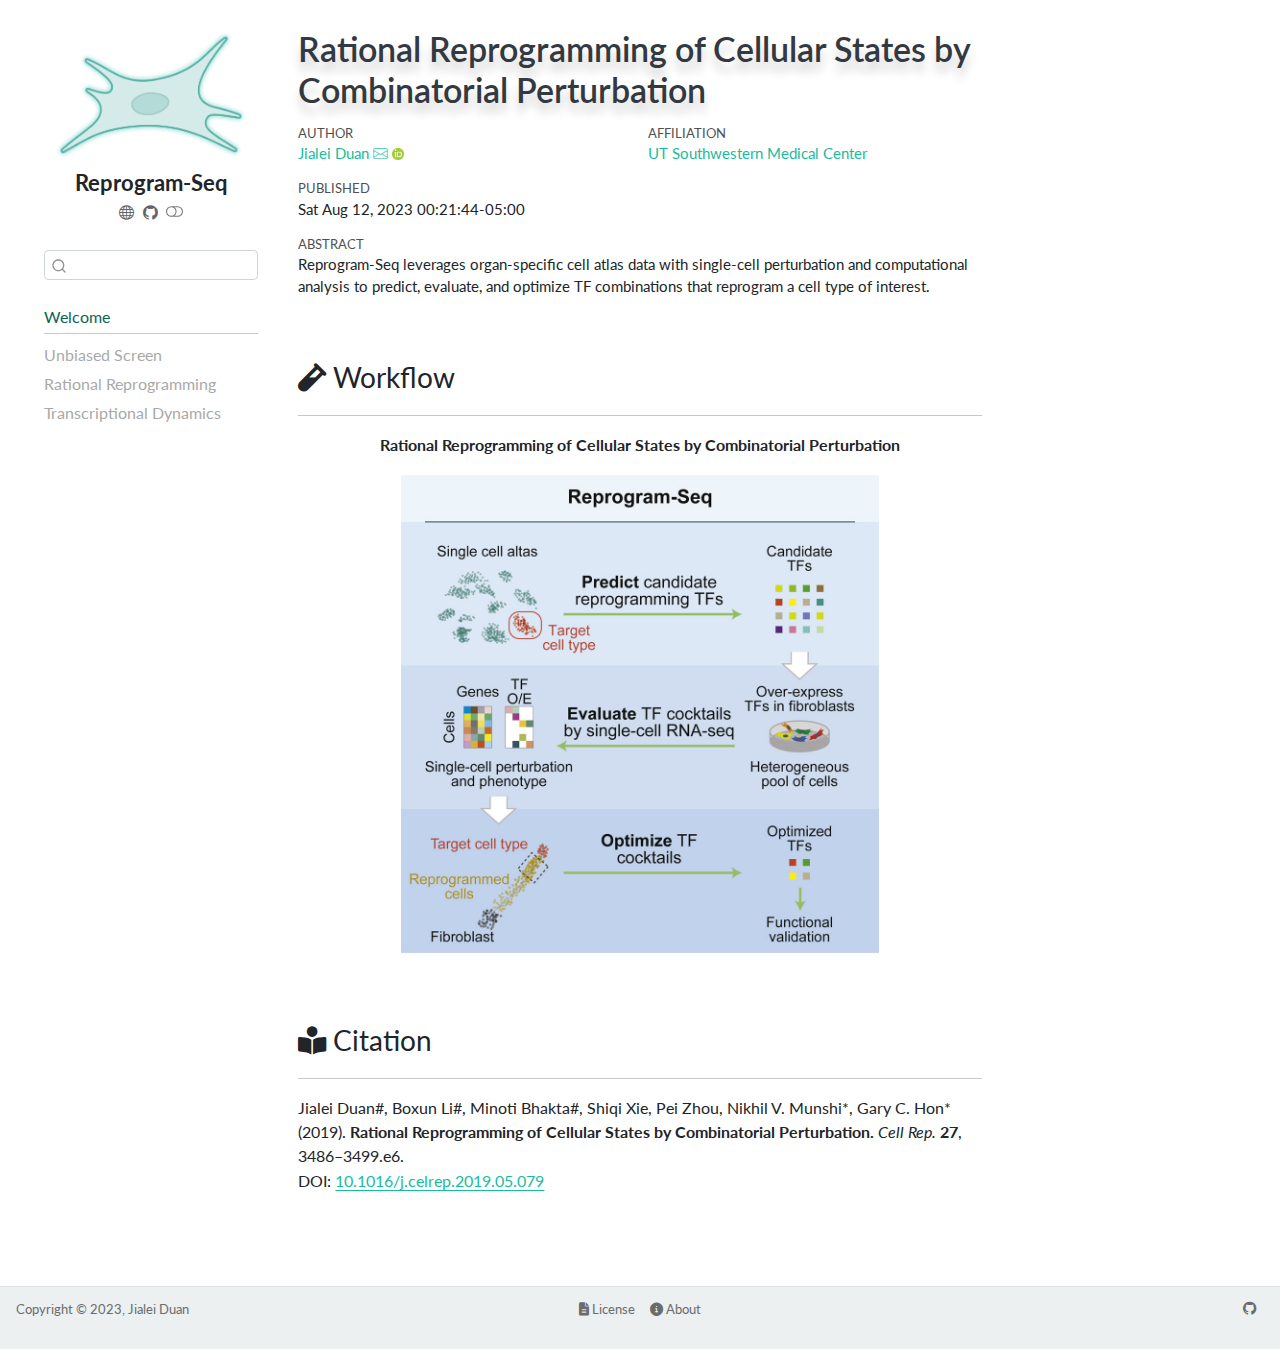
<file: docs/index.html>
<!DOCTYPE html>
<html xmlns="http://www.w3.org/1999/xhtml" lang="en" xml:lang="en"><head>
<meta http-equiv="Content-Type" content="text/html; charset=UTF-8">
<meta charset="utf-8">
<meta name="generator" content="quarto-99.9.9">
<meta name="viewport" content="width=device-width, initial-scale=1.0, user-scalable=yes">
<meta name="author" content="Jialei Duan">
<title>Reprogram-Seq - Rational Reprogramming of Cellular States by Combinatorial Perturbation</title>
<style>
code{white-space: pre-wrap;}
span.smallcaps{font-variant: small-caps;}
div.columns{display: flex; gap: min(4vw, 1.5em);}
div.column{flex: auto; overflow-x: auto;}
div.hanging-indent{margin-left: 1.5em; text-indent: -1.5em;}
ul.task-list{list-style: none;}
ul.task-list li input[type="checkbox"] {
  width: 0.8em;
  margin: 0 0.8em 0.2em -1em; /* quarto-specific, see https://github.com/quarto-dev/quarto-cli/issues/4556 */ 
  vertical-align: middle;
}
</style>

<script src="site_libs/quarto-nav/quarto-nav.js"></script>
<script src="site_libs/clipboard/clipboard.min.js"></script>
<script src="site_libs/quarto-search/autocomplete.umd.js"></script>
<script src="site_libs/quarto-search/fuse.min.js"></script>
<script src="site_libs/quarto-search/quarto-search.js"></script>
<meta name="quarto:offset" content="./">
<link href="./favicon.png" rel="icon" type="image/png">
<script src="site_libs/quarto-html/quarto.js"></script>
<script src="site_libs/quarto-html/popper.min.js"></script>
<script src="site_libs/quarto-html/tippy.umd.min.js"></script>
<script src="site_libs/quarto-html/anchor.min.js"></script>
<link href="site_libs/quarto-html/tippy.css" rel="stylesheet">
<link href="site_libs/quarto-html/quarto-syntax-highlighting.css" rel="stylesheet" class="quarto-color-scheme" id="quarto-text-highlighting-styles">
<link href="site_libs/quarto-html/quarto-syntax-highlighting-dark.css" rel="prefetch" class="quarto-color-scheme quarto-color-alternate" id="quarto-text-highlighting-styles">
<script src="site_libs/bootstrap/bootstrap.min.js"></script>
<link href="site_libs/bootstrap/bootstrap-icons.css" rel="stylesheet">
<link href="site_libs/bootstrap/bootstrap.min.css" rel="stylesheet" class="quarto-color-scheme" id="quarto-bootstrap" data-mode="light">
<link href="site_libs/bootstrap/bootstrap-dark.min.css" rel="prefetch" class="quarto-color-scheme quarto-color-alternate" id="quarto-bootstrap" data-mode="dark">
<script src="site_libs/quarto-contrib/glightbox/glightbox.min.js"></script>
<link href="site_libs/quarto-contrib/glightbox/glightbox.min.css" rel="stylesheet">
<link href="site_libs/quarto-contrib/glightbox/lightbox.css" rel="stylesheet">
<link href="site_libs/quarto-contrib/fontawesome6-0.1.0/all.css" rel="stylesheet">
<link href="site_libs/quarto-contrib/fontawesome6-0.1.0/latex-fontsize.css" rel="stylesheet"><script id="quarto-search-options" type="application/json">{
  "location": "sidebar",
  "copy-button": false,
  "collapse-after": 3,
  "panel-placement": "start",
  "type": "textbox",
  "limit": 20,
  "keyboard-shortcut": [
    "f",
    "/",
    "s"
  ],
  "language": {
    "search-no-results-text": "No results",
    "search-matching-documents-text": "matching documents",
    "search-copy-link-title": "Copy link to search",
    "search-hide-matches-text": "Hide additional matches",
    "search-more-match-text": "more match in this document",
    "search-more-matches-text": "more matches in this document",
    "search-clear-button-title": "Clear",
    "search-detached-cancel-button-title": "Cancel",
    "search-submit-button-title": "Submit",
    "search-label": "Search"
  }
}</script><script async="" src="https://www.googletagmanager.com/gtag/js?id=G-DFTWE6RXHL"></script><script type="text/javascript">

window.dataLayer = window.dataLayer || [];
function gtag(){dataLayer.push(arguments);}
gtag('js', new Date());
gtag('config', 'G-DFTWE6RXHL', { 'anonymize_ip': true});
</script><link rel="stylesheet" href="styles.css">
<meta property="og:title" content="Reprogram-Seq - Rational Reprogramming of Cellular States by Combinatorial Perturbation">
<meta property="og:description" content="Reprogram-Seq leverages organ-specific cell atlas data with single-cell perturbation and computational analysis to predict, evaluate, and optimize TF combinations that reprogram a cell type of interest.">
<meta property="og:image" content="https://jlduan.github.io/Reprogram-Seq/workflow.jpg">
<meta property="og:site_name" content="Reprogram-Seq">
<meta name="twitter:title" content="Rational Reprogramming of Cellular States by Combinatorial Perturbation">
<meta name="twitter:description" content="Reprogram-Seq leverages organ-specific cell atlas data with single-cell perturbation and computational analysis to predict, evaluate, and optimize TF combinations that reprogram a cell type of interest.">
<meta name="twitter:image" content="https://jlduan.github.io/Reprogram-Seq/workflow.jpg">
<meta name="twitter:creator" content="@jlduan">
<meta name="twitter:card" content="summary_large_image">
<meta name="citation_title" content="Rational Reprogramming of Cellular States by Combinatorial Perturbation">
<meta name="citation_abstract" content="Reprogram-Seq leverages organ-specific cell atlas data with single-cell perturbation and computational analysis to predict, evaluate, and optimize TF combinations that reprogram a cell type of interest.
">
<meta name="citation_author" content="Jialei Duan">
<meta name="citation_publication_date" content="2023-08-12">
<meta name="citation_cover_date" content="2023-08-12">
<meta name="citation_year" content="2023">
<meta name="citation_online_date" content="2023-08-12">
<meta name="citation_fulltext_html_url" content="https://jlduan.github.io/Reprogram-Seq/">
<meta name="citation_language" content="en">
</head>
<body class="nav-sidebar floating">

<div id="quarto-search-results"></div>
  <header id="quarto-header" class="headroom fixed-top"><nav class="quarto-secondary-nav"><div class="container-fluid d-flex">
      <button type="button" class="quarto-btn-toggle btn" data-bs-toggle="collapse" data-bs-target="#quarto-sidebar,#quarto-sidebar-glass" aria-controls="quarto-sidebar" aria-expanded="false" aria-label="Toggle sidebar navigation" onclick="if (window.quartoToggleHeadroom) { window.quartoToggleHeadroom(); }">
        <i class="bi bi-layout-text-sidebar-reverse"></i>
      </button>
        <nav class="quarto-page-breadcrumbs" aria-label="breadcrumb"><ol class="breadcrumb"><li class="breadcrumb-item"><a href="./index.html">Welcome</a></li></ol></nav>
        <a class="flex-grow-1" role="button" data-bs-toggle="collapse" data-bs-target="#quarto-sidebar,#quarto-sidebar-glass" aria-controls="quarto-sidebar" aria-expanded="false" aria-label="Toggle sidebar navigation" onclick="if (window.quartoToggleHeadroom) { window.quartoToggleHeadroom(); }">      
        </a>
      <button type="button" class="btn quarto-search-button" aria-label="" onclick="window.quartoOpenSearch();">
        <i class="bi bi-search"></i>
      </button>
    </div>
  </nav></header><!-- content --><div id="quarto-content" class="quarto-container page-columns page-rows-contents page-layout-article">
<!-- sidebar -->
  <nav id="quarto-sidebar" class="sidebar collapse collapse-horizontal sidebar-navigation floating overflow-auto"><div class="pt-lg-2 mt-2 text-center sidebar-header sidebar-header-stacked">
      <a href="./index.html" class="sidebar-logo-link">
      <img src="./logo.png" alt="" class="sidebar-logo py-0 d-lg-inline d-none"></a>
    <div class="sidebar-title mb-0 py-0">
      <a href="./"><strong>Reprogram-Seq</strong></a> 
        <div class="sidebar-tools-main tools-wide">
    <a href="https://github.com/jlduan" title="Reprogram-Seq" class="quarto-navigation-tool px-1" aria-label="Reprogram-Seq"><i class="bi bi-globe"></i></a>
    <a href="https://github.com/jlduan/Reprogram-Seq" title="GitHub" class="quarto-navigation-tool px-1" aria-label="GitHub"><i class="bi bi-github"></i></a>
  <a href="" class="quarto-color-scheme-toggle quarto-navigation-tool  px-1" onclick="window.quartoToggleColorScheme(); return false;" title="Toggle dark mode"><i class="bi"></i></a>
</div>
    </div>
      </div>
        <div class="mt-2 flex-shrink-0 align-items-center">
        <div class="sidebar-search">
        <div id="quarto-search" class="" title="Search"></div>
        </div>
        </div>
    <div class="sidebar-menu-container"> 
    <ul class="list-unstyled mt-1">
<li class="sidebar-item">
  <div class="sidebar-item-container"> 
  <a href="./index.html" class="sidebar-item-text sidebar-link active">
 <span class="menu-text">Welcome</span></a>
  </div>
</li>
        <li class="px-0"><hr class="sidebar-divider hi "></li>
        <li class="sidebar-item">
  <div class="sidebar-item-container"> 
  <a href="./unbiased_reprogramming.html" class="sidebar-item-text sidebar-link">
 <span class="menu-text">Unbiased Screen</span></a>
  </div>
</li>
        <li class="sidebar-item">
  <div class="sidebar-item-container"> 
  <a href="./rational_epicardial_reprogramming.html" class="sidebar-item-text sidebar-link">
 <span class="menu-text">Rational Reprogramming</span></a>
  </div>
</li>
        <li class="sidebar-item">
  <div class="sidebar-item-container"> 
  <a href="./global_reprogramming_of_transcription.html" class="sidebar-item-text sidebar-link">
 <span class="menu-text">Transcriptional Dynamics</span></a>
  </div>
</li>
    </ul>
</div>
</nav><div id="quarto-sidebar-glass" data-bs-toggle="collapse" data-bs-target="#quarto-sidebar,#quarto-sidebar-glass"></div>
<!-- margin-sidebar -->
    <div id="quarto-margin-sidebar" class="sidebar margin-sidebar">
        
    </div>
<!-- main -->
<main class="content" id="quarto-document-content"><header id="title-block-header" class="quarto-title-block default"><div class="quarto-title">
<h1 class="title">Rational Reprogramming of Cellular States by Combinatorial Perturbation</h1>
</div>


<div class="quarto-title-meta-author">
  <div class="quarto-title-meta-heading">Author</div>
  <div class="quarto-title-meta-heading">Affiliation</div>
  
    <div class="quarto-title-meta-contents">
    <p class="author"><a href="https://github.com/jlduan">Jialei Duan</a> <a href="mailto:duanjl+reprogram-seq@gmail.com" class="quarto-title-author-email"><i class="bi bi-envelope"></i></a> <a href="https://orcid.org/0000-0003-4086-7461" class="quarto-title-author-orcid"> <img src="[data-uri]"></a></p>
  </div>
    <div class="quarto-title-meta-contents">
        <p class="affiliation">
            <a href="https://www.utsouthwestern.edu/education/medical-school/departments/green-center">
            UT Southwestern Medical Center
            </a>
          </p>
      </div>
    </div>

<div class="quarto-title-meta">

      
    <div>
    <div class="quarto-title-meta-heading">Published</div>
    <div class="quarto-title-meta-contents">
      <p class="date">Sat Aug 12, 2023 00:21:44-05:00</p>
    </div>
  </div>
  
    
  </div>
  
<div>
  <div class="abstract">
    <div class="block-title">Abstract</div>
    <p>Reprogram-Seq leverages organ-specific cell atlas data with single-cell perturbation and computational analysis to predict, evaluate, and optimize TF combinations that reprogram a cell type of interest.</p>
  </div>
</div>


</header><p><br></p>
<p><span style="font-size:1.75em;"><i class="fa-solid fa-vial" aria-label="vial"></i> Workflow</span></p>
<hr>
<p style="text-align: center;">
<strong>Rational Reprogramming of Cellular States by Combinatorial Perturbation</strong>
</p>
<div class="quarto-figure quarto-figure-center">
<figure class="figure"><p><a href="workflow.jpg" class="lightbox" data-description="Reprogram-Seq

leverages

organ-specific

cell

atlas

data

with

single-cell

perturbation

and

computational

analysis

to

predict,

evaluate,

and

optimize

TF

combinations

that

reprogram

a

cell

type

of

interest." data-gallery="quarto-lightbox-gallery-1"><img src="workflow.jpg" class="img-fluid figure-img" style="width:70.0%"></a></p>
</figure>
</div>
<p><br></p>
<p><span style="font-size:1.75em;"><i class="fa-solid fa-book-open-reader" aria-label="book-open-reader"></i> Citation</span></p>
<hr>
<p>Jialei Duan#, Boxun Li#, Minoti Bhakta#, Shiqi Xie, Pei Zhou, Nikhil V. Munshi*, Gary C. Hon* (2019). <strong>Rational Reprogramming of Cellular States by Combinatorial Perturbation.</strong> <em>Cell Rep.</em> <strong>27</strong>, 3486–3499.e6.<br> DOI: <a href="http://dx.doi.org/10.1016/j.celrep.2019.05.079">10.1016/j.celrep.2019.05.079</a></p>
<span class="__dimensions_badge_embed__" data-doi="10.1016/j.celrep.2019.05.079" data-hide-zero-citations="true" data-style="small_circle"></span>
<script async="" src="https://badge.dimensions.ai/badge.js" charset="utf-8"></script>


</main><!-- /main --><script id="quarto-html-after-body" type="application/javascript">
window.document.addEventListener("DOMContentLoaded", function (event) {
  const toggleBodyColorMode = (bsSheetEl) => {
    const mode = bsSheetEl.getAttribute("data-mode");
    const bodyEl = window.document.querySelector("body");
    if (mode === "dark") {
      bodyEl.classList.add("quarto-dark");
      bodyEl.classList.remove("quarto-light");
    } else {
      bodyEl.classList.add("quarto-light");
      bodyEl.classList.remove("quarto-dark");
    }
  }
  const toggleBodyColorPrimary = () => {
    const bsSheetEl = window.document.querySelector("link#quarto-bootstrap");
    if (bsSheetEl) {
      toggleBodyColorMode(bsSheetEl);
    }
  }
  toggleBodyColorPrimary();  
  const disableStylesheet = (stylesheets) => {
    for (let i=0; i < stylesheets.length; i++) {
      const stylesheet = stylesheets[i];
      stylesheet.rel = 'prefetch';
    }
  }
  const enableStylesheet = (stylesheets) => {
    for (let i=0; i < stylesheets.length; i++) {
      const stylesheet = stylesheets[i];
      stylesheet.rel = 'stylesheet';
    }
  }
  const manageTransitions = (selector, allowTransitions) => {
    const els = window.document.querySelectorAll(selector);
    for (let i=0; i < els.length; i++) {
      const el = els[i];
      if (allowTransitions) {
        el.classList.remove('notransition');
      } else {
        el.classList.add('notransition');
      }
    }
  }
  const toggleGiscusIfUsed = (isAlternate, darkModeDefault) => {
    const baseTheme = document.querySelector('#giscus-base-theme')?.value ?? 'light';
    const alternateTheme = document.querySelector('#giscus-alt-theme')?.value ?? 'dark';
    let newTheme = '';
    if(darkModeDefault) {
      newTheme = isAlternate ? baseTheme : alternateTheme;
    } else {
      newTheme = isAlternate ? alternateTheme : baseTheme;
    }
    const changeGiscusTheme = () => {
      // From: https://github.com/giscus/giscus/issues/336
      const sendMessage = (message) => {
        const iframe = document.querySelector('iframe.giscus-frame');
        if (!iframe) return;
        iframe.contentWindow.postMessage({ giscus: message }, 'https://giscus.app');
      }
      sendMessage({
        setConfig: {
          theme: newTheme
        }
      });
    }
    const isGiscussLoaded = window.document.querySelector('iframe.giscus-frame') !== null;
    if (isGiscussLoaded) {
      changeGiscusTheme();
    }
  }
  const toggleColorMode = (alternate) => {
    // Switch the stylesheets
    const alternateStylesheets = window.document.querySelectorAll('link.quarto-color-scheme.quarto-color-alternate');
    manageTransitions('#quarto-margin-sidebar .nav-link', false);
    if (alternate) {
      enableStylesheet(alternateStylesheets);
      for (const sheetNode of alternateStylesheets) {
        if (sheetNode.id === "quarto-bootstrap") {
          toggleBodyColorMode(sheetNode);
        }
      }
    } else {
      disableStylesheet(alternateStylesheets);
      toggleBodyColorPrimary();
    }
    manageTransitions('#quarto-margin-sidebar .nav-link', true);
    // Switch the toggles
    const toggles = window.document.querySelectorAll('.quarto-color-scheme-toggle');
    for (let i=0; i < toggles.length; i++) {
      const toggle = toggles[i];
      if (toggle) {
        if (alternate) {
          toggle.classList.add("alternate");     
        } else {
          toggle.classList.remove("alternate");
        }
      }
    }
    // Hack to workaround the fact that safari doesn't
    // properly recolor the scrollbar when toggling (#1455)
    if (navigator.userAgent.indexOf('Safari') > 0 && navigator.userAgent.indexOf('Chrome') == -1) {
      manageTransitions("body", false);
      window.scrollTo(0, 1);
      setTimeout(() => {
        window.scrollTo(0, 0);
        manageTransitions("body", true);
      }, 40);  
    }
  }
  const isFileUrl = () => { 
    return window.location.protocol === 'file:';
  }
  const hasAlternateSentinel = () => {  
    let styleSentinel = getColorSchemeSentinel();
    if (styleSentinel !== null) {
      return styleSentinel === "alternate";
    } else {
      return false;
    }
  }
  const setStyleSentinel = (alternate) => {
    const value = alternate ? "alternate" : "default";
    if (!isFileUrl()) {
      window.localStorage.setItem("quarto-color-scheme", value);
    } else {
      localAlternateSentinel = value;
    }
  }
  const getColorSchemeSentinel = () => {
    if (!isFileUrl()) {
      const storageValue = window.localStorage.getItem("quarto-color-scheme");
      return storageValue != null ? storageValue : localAlternateSentinel;
    } else {
      return localAlternateSentinel;
    }
  }
  const darkModeDefault = false;
  let localAlternateSentinel = darkModeDefault ? 'alternate' : 'default';
  // Dark / light mode switch
  window.quartoToggleColorScheme = () => {
    // Read the current dark / light value 
    let toAlternate = !hasAlternateSentinel();
    toggleColorMode(toAlternate);
    setStyleSentinel(toAlternate);
    toggleGiscusIfUsed(toAlternate, darkModeDefault);
  };
  // Ensure there is a toggle, if there isn't float one in the top right
  if (window.document.querySelector('.quarto-color-scheme-toggle') === null) {
    const a = window.document.createElement('a');
    a.classList.add('top-right');
    a.classList.add('quarto-color-scheme-toggle');
    a.href = "";
    a.onclick = function() { try { window.quartoToggleColorScheme(); } catch {} return false; };
    const i = window.document.createElement("i");
    i.classList.add('bi');
    a.appendChild(i);
    window.document.body.appendChild(a);
  }
  // Switch to dark mode if need be
  if (hasAlternateSentinel()) {
    toggleColorMode(true);
  } else {
    toggleColorMode(false);
  }
  const icon = "";
  const anchorJS = new window.AnchorJS();
  anchorJS.options = {
    placement: 'right',
    icon: icon
  };
  anchorJS.add('.anchored');
  const isCodeAnnotation = (el) => {
    for (const clz of el.classList) {
      if (clz.startsWith('code-annotation-')) {                     
        return true;
      }
    }
    return false;
  }
  const clipboard = new window.ClipboardJS('.code-copy-button', {
    text: function(trigger) {
      const codeEl = trigger.previousElementSibling.cloneNode(true);
      for (const childEl of codeEl.children) {
        if (isCodeAnnotation(childEl)) {
          childEl.remove();
        }
      }
      return codeEl.innerText;
    }
  });
  clipboard.on('success', function(e) {
    // button target
    const button = e.trigger;
    // don't keep focus
    button.blur();
    // flash "checked"
    button.classList.add('code-copy-button-checked');
    var currentTitle = button.getAttribute("title");
    button.setAttribute("title", "Copied!");
    let tooltip;
    if (window.bootstrap) {
      button.setAttribute("data-bs-toggle", "tooltip");
      button.setAttribute("data-bs-placement", "left");
      button.setAttribute("data-bs-title", "Copied!");
      tooltip = new bootstrap.Tooltip(button, 
        { trigger: "manual", 
          customClass: "code-copy-button-tooltip",
          offset: [0, -8]});
      tooltip.show();    
    }
    setTimeout(function() {
      if (tooltip) {
        tooltip.hide();
        button.removeAttribute("data-bs-title");
        button.removeAttribute("data-bs-toggle");
        button.removeAttribute("data-bs-placement");
      }
      button.setAttribute("title", currentTitle);
      button.classList.remove('code-copy-button-checked');
    }, 1000);
    // clear code selection
    e.clearSelection();
  });
  function tippyHover(el, contentFn, onTriggerFn, onUntriggerFn) {
    const config = {
      allowHTML: true,
      maxWidth: 500,
      delay: 100,
      arrow: false,
      appendTo: function(el) {
          return el.parentElement;
      },
      interactive: true,
      interactiveBorder: 10,
      theme: 'quarto',
      placement: 'bottom-start',
    };
    if (contentFn) {
      config.content = contentFn;
    }
    if (onTriggerFn) {
      config.onTrigger = onTriggerFn;
    }
    if (onUntriggerFn) {
      config.onUntrigger = onUntriggerFn;
    }
    window.tippy(el, config); 
  }
  const noterefs = window.document.querySelectorAll('a[role="doc-noteref"]');
  for (var i=0; i<noterefs.length; i++) {
    const ref = noterefs[i];
    tippyHover(ref, function() {
      // use id or data attribute instead here
      let href = ref.getAttribute('data-footnote-href') || ref.getAttribute('href');
      try { href = new URL(href).hash; } catch {}
      const id = href.replace(/^#\/?/, "");
      const note = window.document.getElementById(id);
      return note.innerHTML;
    });
  }
  const xrefs = window.document.querySelectorAll('a.quarto-xref');
  const processXRef = (id, note) => {
    // Strip column container classes
    const stripColumnClz = (el) => {
      el.classList.remove("page-full", "page-columns");
      if (el.children) {
        for (const child of el.children) {
          stripColumnClz(child);
        }
      }
    }
    stripColumnClz(note)
    if (id.startsWith('sec-')) {
      // Special case sections, only their first couple elements
      const container = document.createElement("div");
      if (note.children && note.children.length > 2) {
        for (let i = 0; i < 2; i++) {
          container.appendChild(note.children[i].cloneNode(true));
        }
        return container.innerHTML
      } else {
        return note.innerHTML;
      }
    } else {
      // Remove any anchor links if they are present
      const anchorLink = note.querySelector('a.anchorjs-link');
      if (anchorLink) {
        anchorLink.remove();
      }
      return note.innerHTML;
    }
  }
  for (var i=0; i<xrefs.length; i++) {
    const xref = xrefs[i];
    tippyHover(xref, undefined, function(instance) {
      instance.disable();
      let url = xref.getAttribute('href');
      let hash = undefined; 
      if (url.startsWith('#')) {
        hash = url;
      } else {
        try { hash = new URL(url).hash; } catch {}
      }
      if (hash) {
        const id = hash.replace(/^#\/?/, "");
        const note = window.document.getElementById(id);
        if (note !== null) {
          try {
            const html = processXRef(id, note.cloneNode(true));
            instance.setContent(html);
          } finally {
            instance.enable();
            instance.show();
          }
        } else {
          // See if we can fetch this
          fetch(url.split('#')[0])
          .then(res => res.text())
          .then(html => {
            const parser = new DOMParser();
            const htmlDoc = parser.parseFromString(html, "text/html");
            const note = htmlDoc.getElementById(id);
            if (note !== null) {
              const html = processXRef(id, note);
              instance.setContent(html);
            } 
          }).finally(() => {
            instance.enable();
            instance.show();
          });
        }
      }
    }, function(instance) {
    });
  }
      let selectedAnnoteEl;
      const selectorForAnnotation = ( cell, annotation) => {
        let cellAttr = 'data-code-cell="' + cell + '"';
        let lineAttr = 'data-code-annotation="' +  annotation + '"';
        const selector = 'span[' + cellAttr + '][' + lineAttr + ']';
        return selector;
      }
      const selectCodeLines = (annoteEl) => {
        const doc = window.document;
        const targetCell = annoteEl.getAttribute("data-target-cell");
        const targetAnnotation = annoteEl.getAttribute("data-target-annotation");
        const annoteSpan = window.document.querySelector(selectorForAnnotation(targetCell, targetAnnotation));
        const lines = annoteSpan.getAttribute("data-code-lines").split(",");
        const lineIds = lines.map((line) => {
          return targetCell + "-" + line;
        })
        let top = null;
        let height = null;
        let parent = null;
        if (lineIds.length > 0) {
            //compute the position of the single el (top and bottom and make a div)
            const el = window.document.getElementById(lineIds[0]);
            top = el.offsetTop;
            height = el.offsetHeight;
            parent = el.parentElement.parentElement;
          if (lineIds.length > 1) {
            const lastEl = window.document.getElementById(lineIds[lineIds.length - 1]);
            const bottom = lastEl.offsetTop + lastEl.offsetHeight;
            height = bottom - top;
          }
          if (top !== null && height !== null && parent !== null) {
            // cook up a div (if necessary) and position it 
            let div = window.document.getElementById("code-annotation-line-highlight");
            if (div === null) {
              div = window.document.createElement("div");
              div.setAttribute("id", "code-annotation-line-highlight");
              div.style.position = 'absolute';
              parent.appendChild(div);
            }
            div.style.top = top - 2 + "px";
            div.style.height = height + 4 + "px";
            div.style.left = 0;
            let gutterDiv = window.document.getElementById("code-annotation-line-highlight-gutter");
            if (gutterDiv === null) {
              gutterDiv = window.document.createElement("div");
              gutterDiv.setAttribute("id", "code-annotation-line-highlight-gutter");
              gutterDiv.style.position = 'absolute';
              const codeCell = window.document.getElementById(targetCell);
              const gutter = codeCell.querySelector('.code-annotation-gutter');
              gutter.appendChild(gutterDiv);
            }
            gutterDiv.style.top = top - 2 + "px";
            gutterDiv.style.height = height + 4 + "px";
          }
          selectedAnnoteEl = annoteEl;
        }
      };
      const unselectCodeLines = () => {
        const elementsIds = ["code-annotation-line-highlight", "code-annotation-line-highlight-gutter"];
        elementsIds.forEach((elId) => {
          const div = window.document.getElementById(elId);
          if (div) {
            div.remove();
          }
        });
        selectedAnnoteEl = undefined;
      };
        // Handle positioning of the toggle
    window.addEventListener(
      "resize",
      throttle(() => {
        console.log("RESIZE");
        elRect = undefined;
        if (selectedAnnoteEl) {
          selectCodeLines(selectedAnnoteEl);
        }
      }, 10)
    );
    function throttle(fn, ms) {
    let throttle = false;
    let timer;
      return (...args) => {
        if(!throttle) { // first call gets through
            fn.apply(this, args);
            throttle = true;
        } else { // all the others get throttled
            if(timer) clearTimeout(timer); // cancel #2
            timer = setTimeout(() => {
              fn.apply(this, args);
              timer = throttle = false;
            }, ms);
        }
      };
    }
      // Attach click handler to the DT
      const annoteDls = window.document.querySelectorAll('dt[data-target-cell]');
      for (const annoteDlNode of annoteDls) {
        annoteDlNode.addEventListener('click', (event) => {
          const clickedEl = event.target;
          if (clickedEl !== selectedAnnoteEl) {
            unselectCodeLines();
            const activeEl = window.document.querySelector('dt[data-target-cell].code-annotation-active');
            if (activeEl) {
              activeEl.classList.remove('code-annotation-active');
            }
            selectCodeLines(clickedEl);
            clickedEl.classList.add('code-annotation-active');
          } else {
            // Unselect the line
            unselectCodeLines();
            clickedEl.classList.remove('code-annotation-active');
          }
        });
      }
  const findCites = (el) => {
    const parentEl = el.parentElement;
    if (parentEl) {
      const cites = parentEl.dataset.cites;
      if (cites) {
        return {
          el,
          cites: cites.split(' ')
        };
      } else {
        return findCites(el.parentElement)
      }
    } else {
      return undefined;
    }
  };
  var bibliorefs = window.document.querySelectorAll('a[role="doc-biblioref"]');
  for (var i=0; i<bibliorefs.length; i++) {
    const ref = bibliorefs[i];
    const citeInfo = findCites(ref);
    if (citeInfo) {
      tippyHover(citeInfo.el, function() {
        var popup = window.document.createElement('div');
        citeInfo.cites.forEach(function(cite) {
          var citeDiv = window.document.createElement('div');
          citeDiv.classList.add('hanging-indent');
          citeDiv.classList.add('csl-entry');
          var biblioDiv = window.document.getElementById('ref-' + cite);
          if (biblioDiv) {
            citeDiv.innerHTML = biblioDiv.innerHTML;
          }
          popup.appendChild(citeDiv);
        });
        return popup.innerHTML;
      });
    }
  }
    var localhostRegex = new RegExp(/^(?:http|https):\/\/localhost\:?[0-9]*\//);
      var filterRegex = new RegExp("^(?:http:|https:)\/\/leafletjs\.com");
    var isInternal = (href) => {
        return filterRegex.test(href) || localhostRegex.test(href);
    }
    // Inspect non-navigation links and adorn them if external
 	var links = window.document.querySelectorAll('a[href]:not(.nav-link):not(.navbar-brand):not(.toc-action):not(.sidebar-link):not(.sidebar-item-toggle):not(.pagination-link):not(.no-external):not([aria-hidden]):not(.dropdown-item):(.quarto-navigation-tool)');
    for (var i=0; i<links.length; i++) {
      const link = links[i];
      if (!isInternal(link.href)) {
          // target, if specified
          link.setAttribute("target", "_blank");
      }
    }
});
</script>
</div> <!-- /content -->
<footer class="footer"><div class="nav-footer">
    <div class="nav-footer-left">
<p>Copyright © 2023, Jialei Duan</p>
</div>   
    <div class="nav-footer-center">
      <ul class="footer-items list-unstyled">
<li class="nav-item">
    <a class="nav-link" href="https://github.com/jlduan/Reprogram-Seq/blob/master/LICENSE">
<p><i class="fa-solid fa-file-lines" aria-label="file-lines"></i> License</p>
</a>
  </li>  
    <li class="nav-item">
    <a class="nav-link" href="./about.html">
<p><i class="fa-solid fa-circle-info" aria-label="circle-info"></i> About</p>
</a>
  </li>  
</ul>
</div>
    <div class="nav-footer-right">
      <ul class="footer-items list-unstyled">
<li class="nav-item compact">
    <a class="nav-link active" href="https://github.com/jlduan/Reprogram-Seq" aria-current="page">
      <i class="bi bi-github" role="img">
</i> 
    </a>
  </li>  
</ul>
</div>
  </div>
</footer><script>var lightboxQuarto = GLightbox({"closeEffect":"zoom","selector":".lightbox","openEffect":"zoom","loop":false,"descPosition":"left"});</script>


</body></html>
</file>
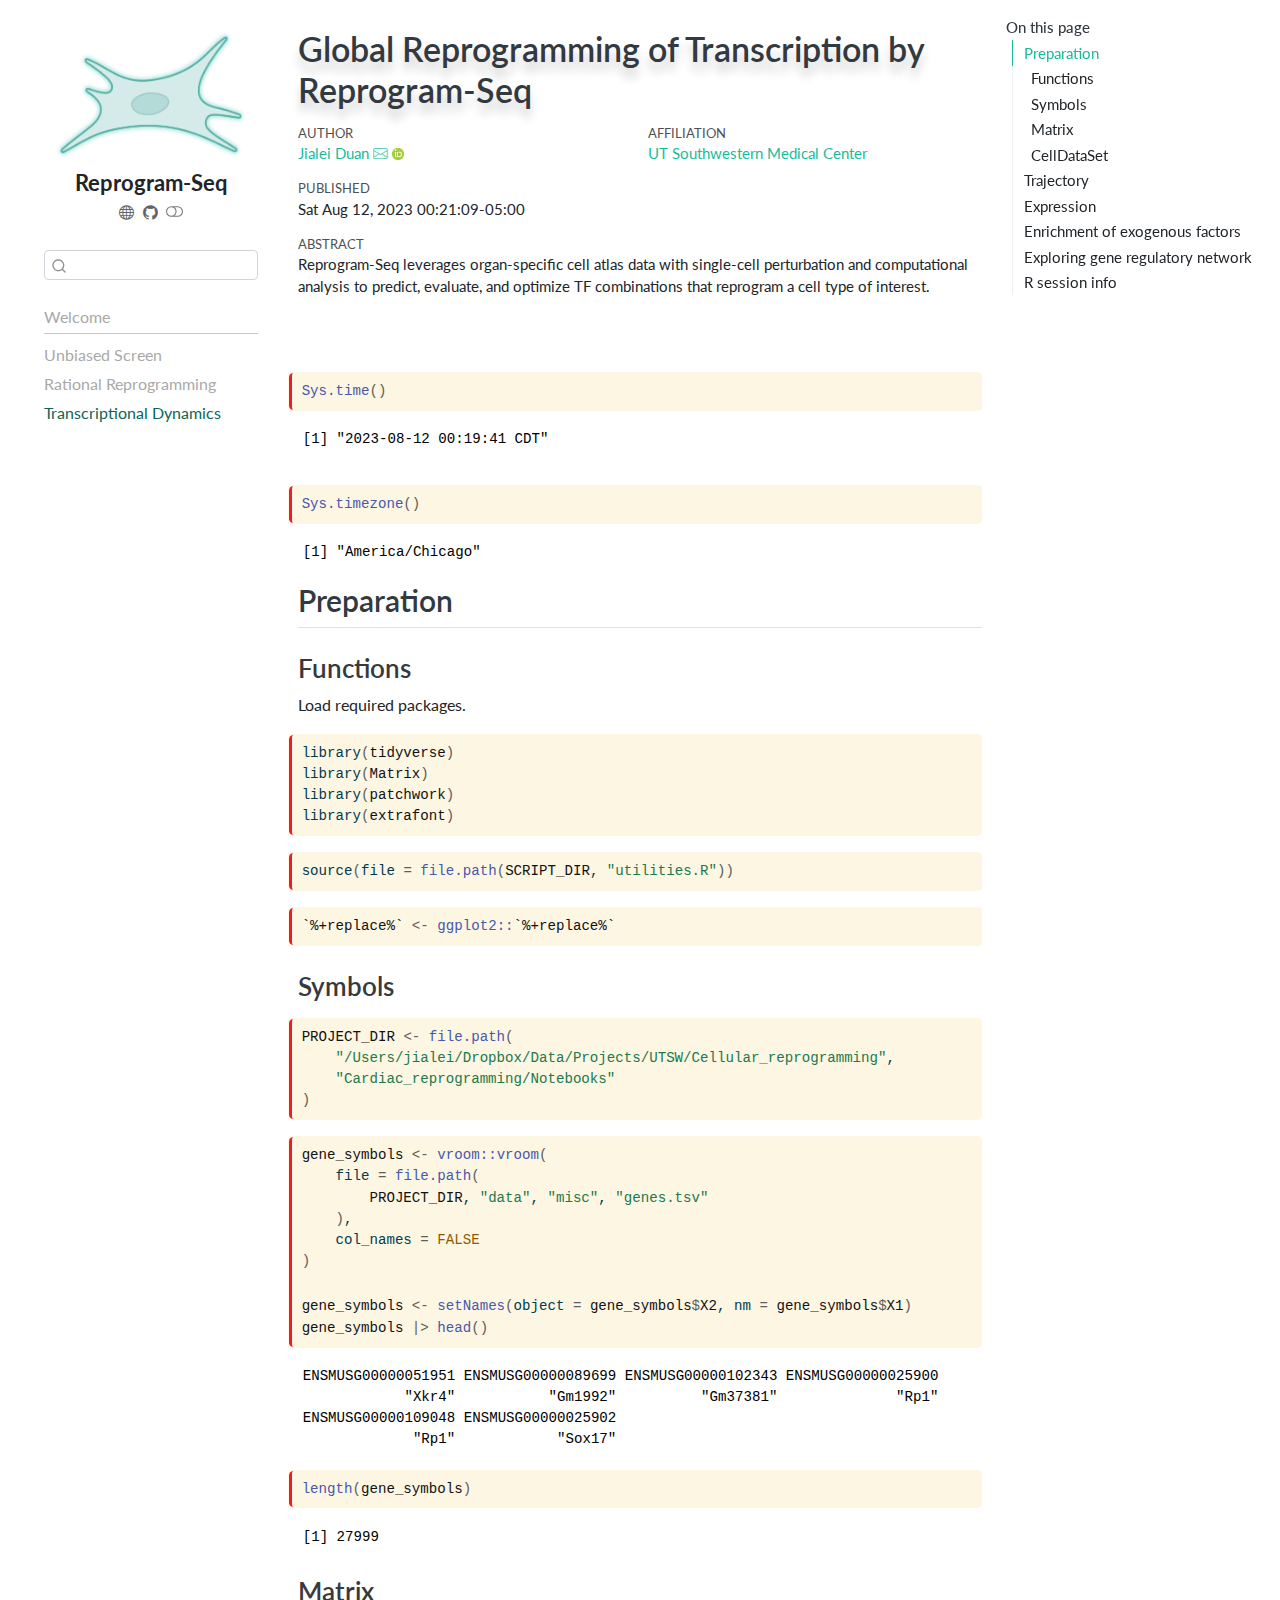
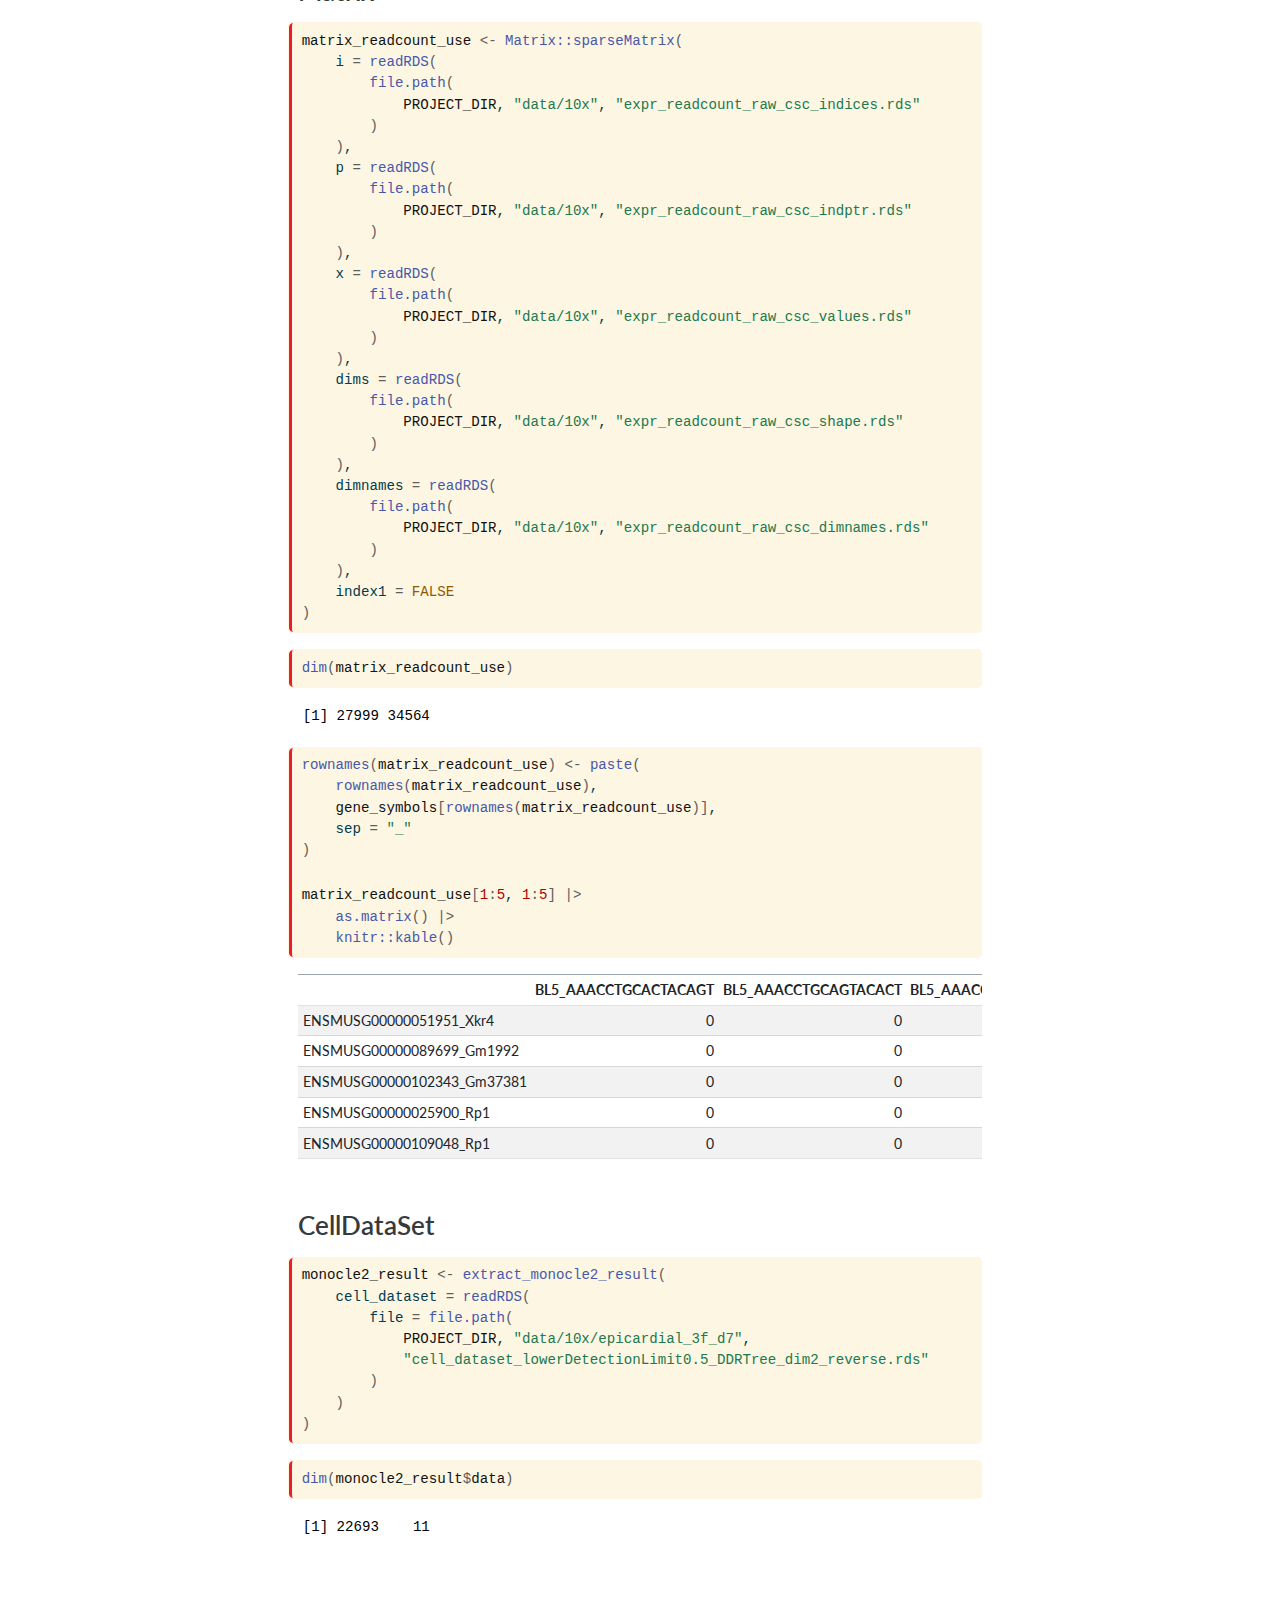
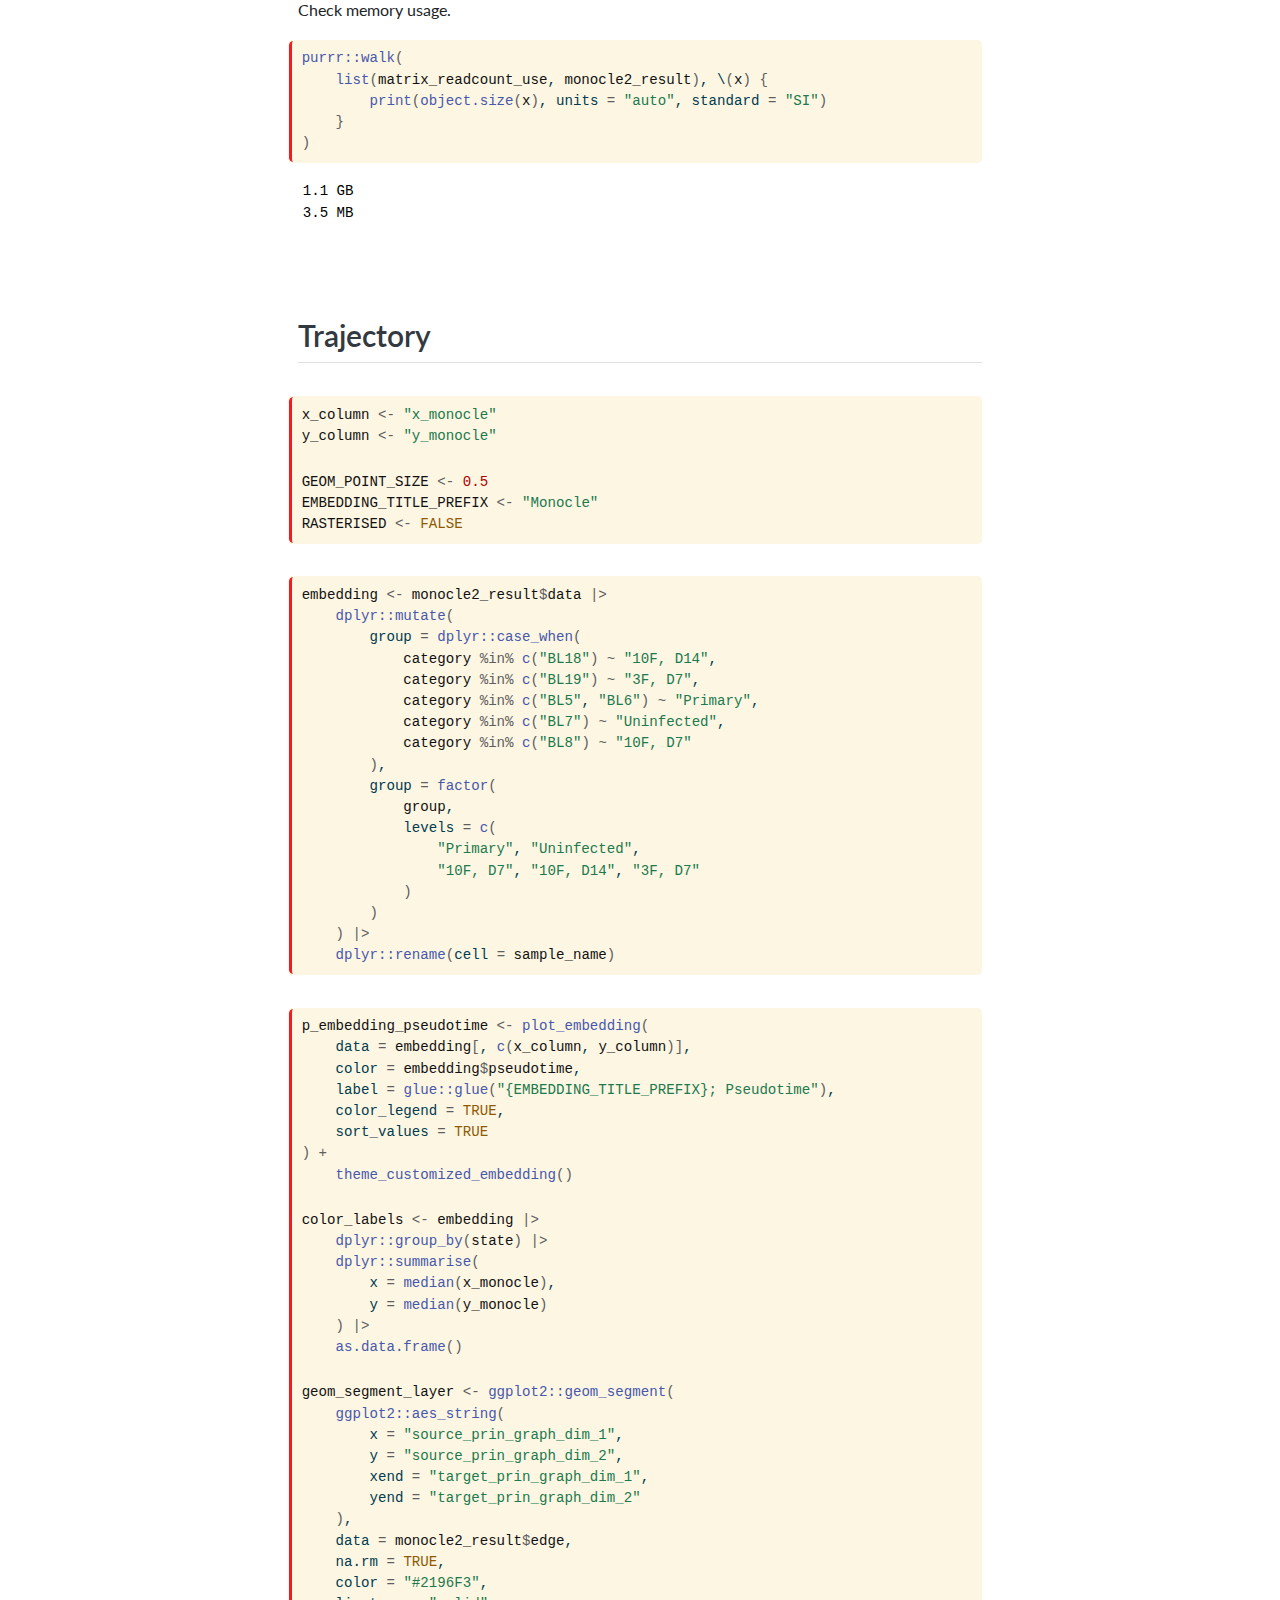
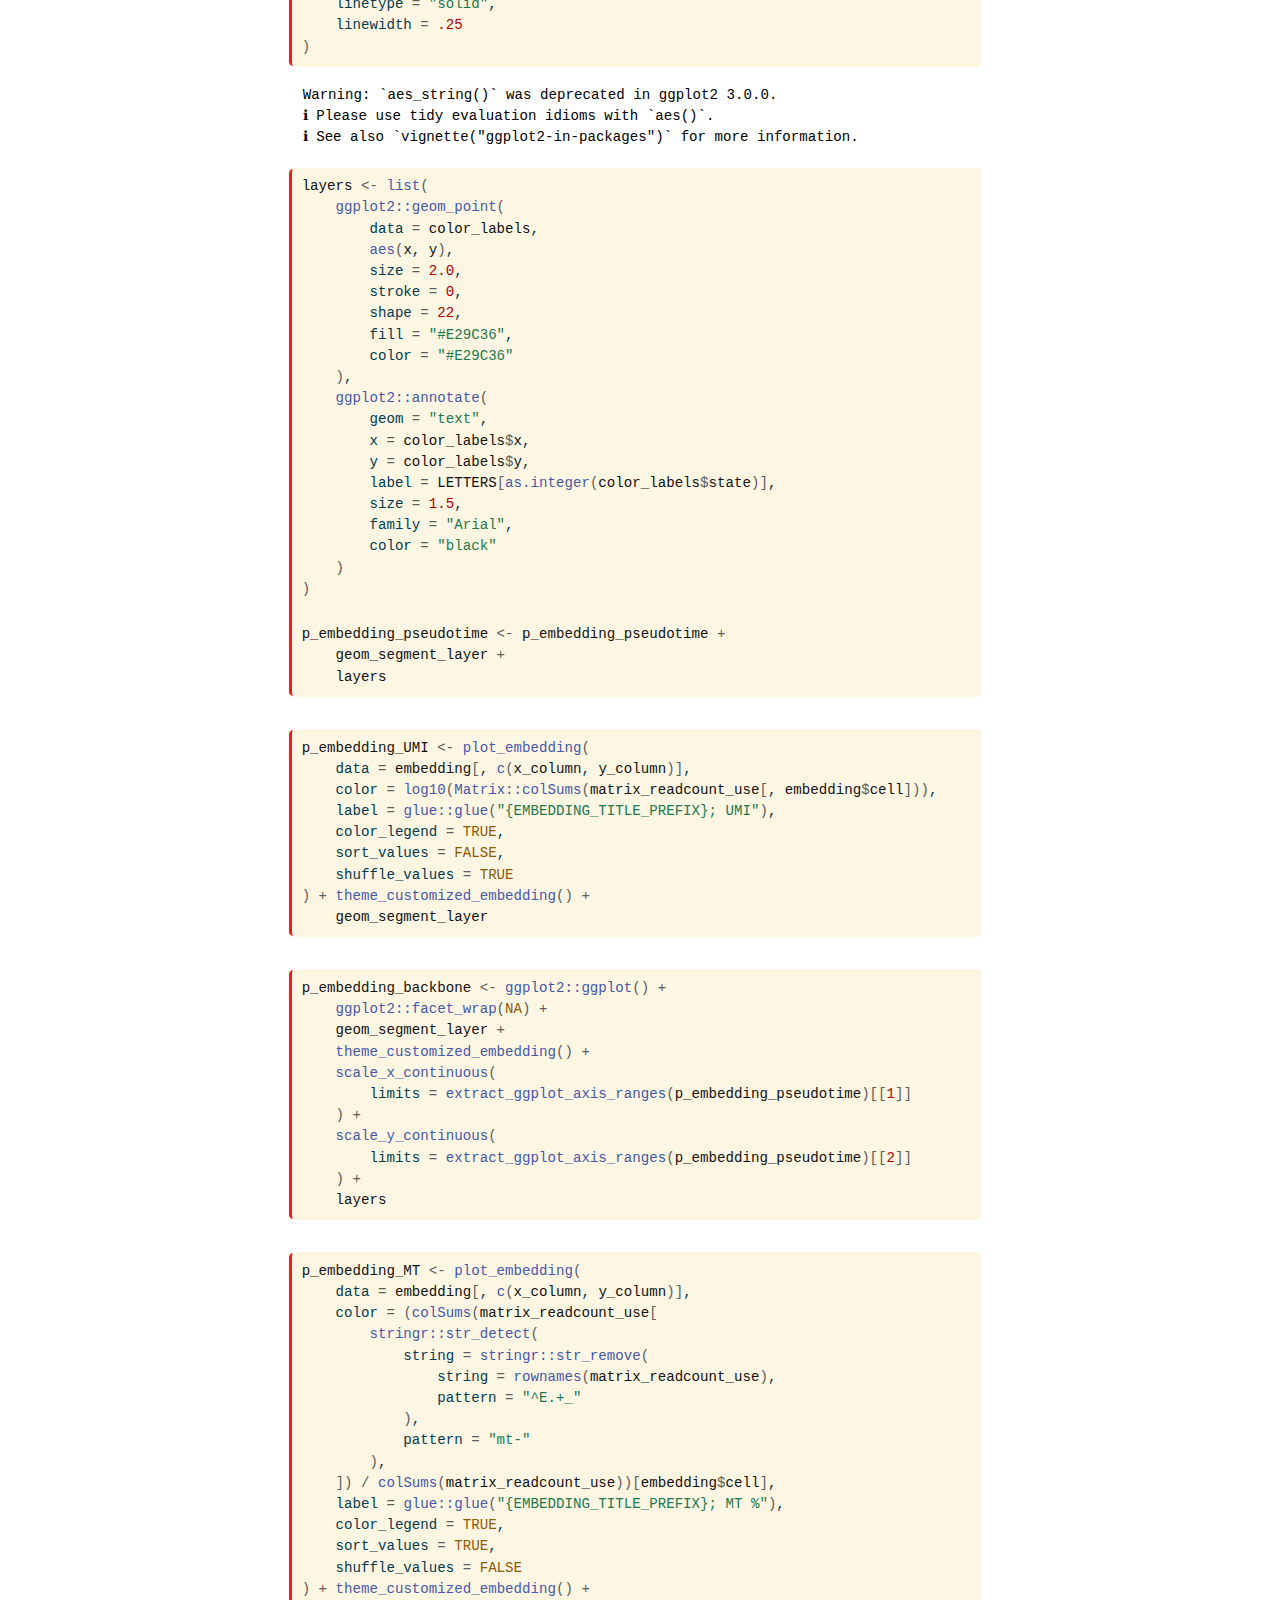
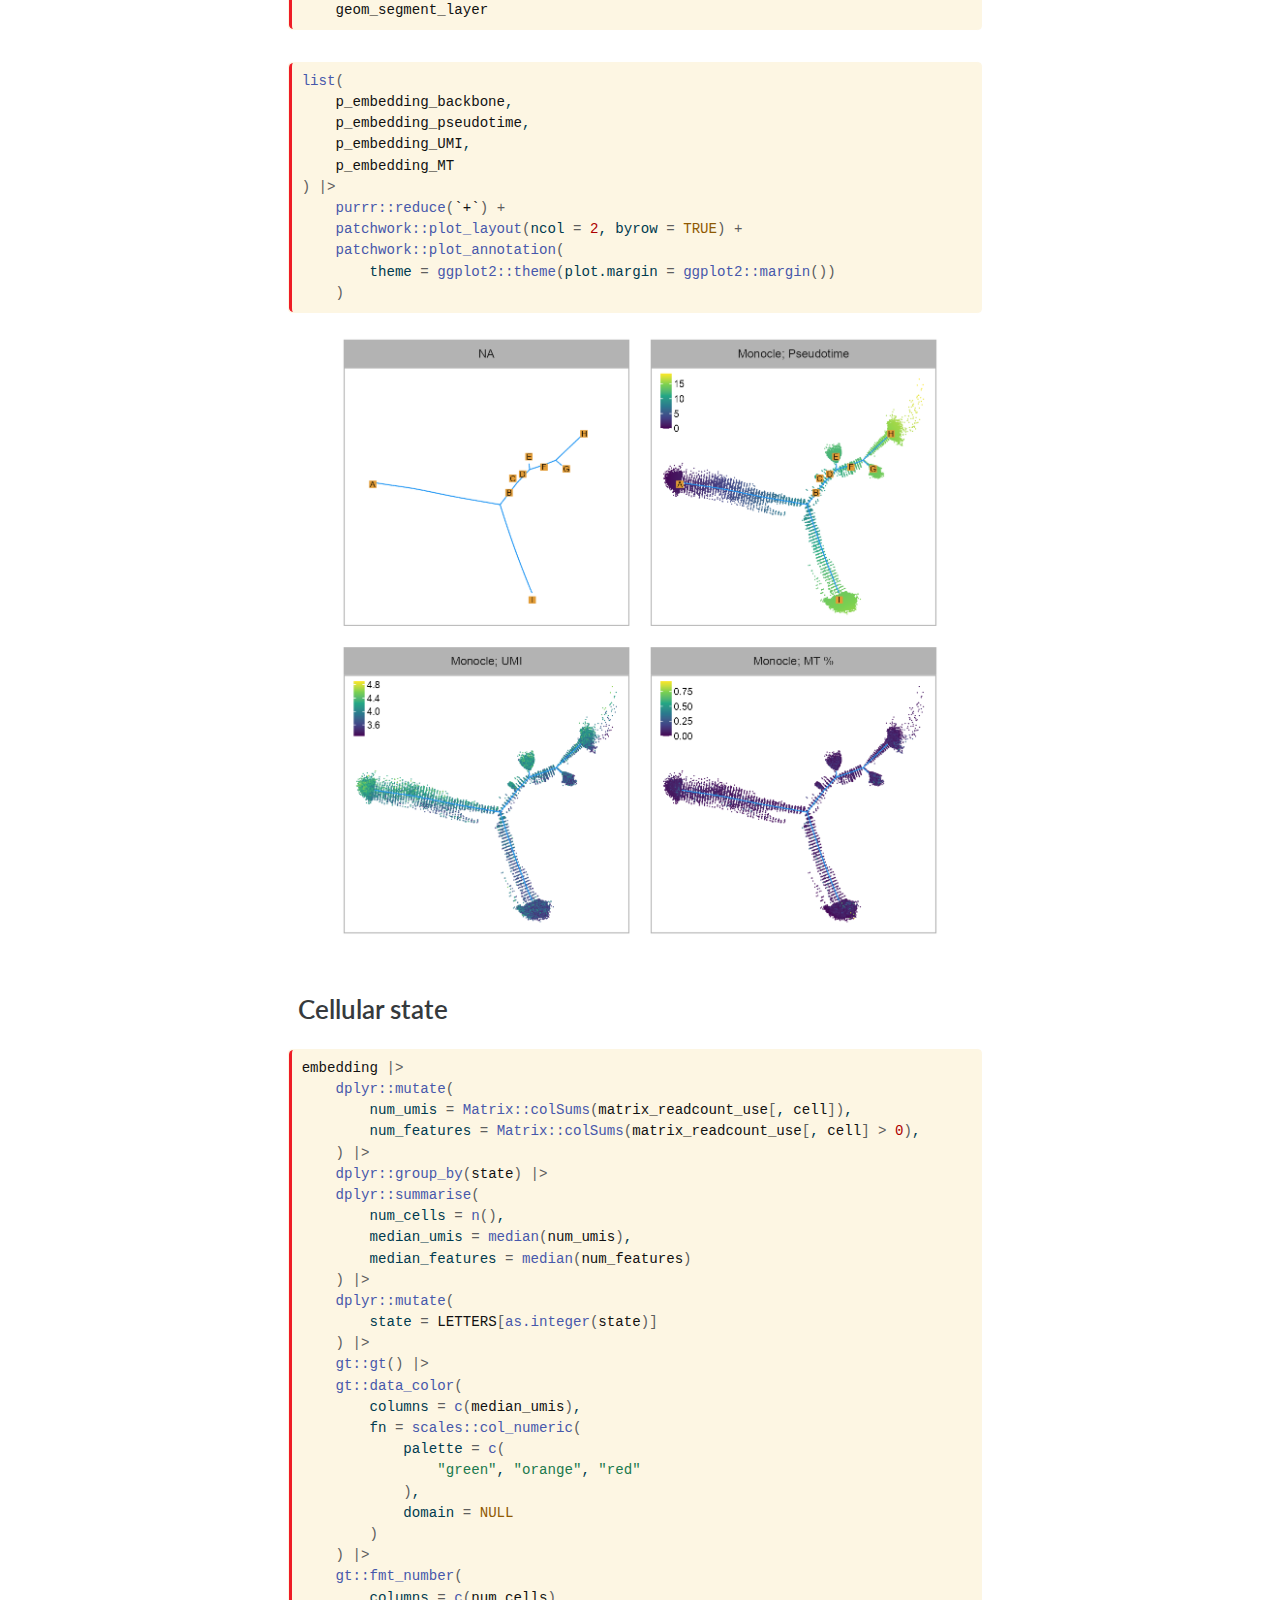
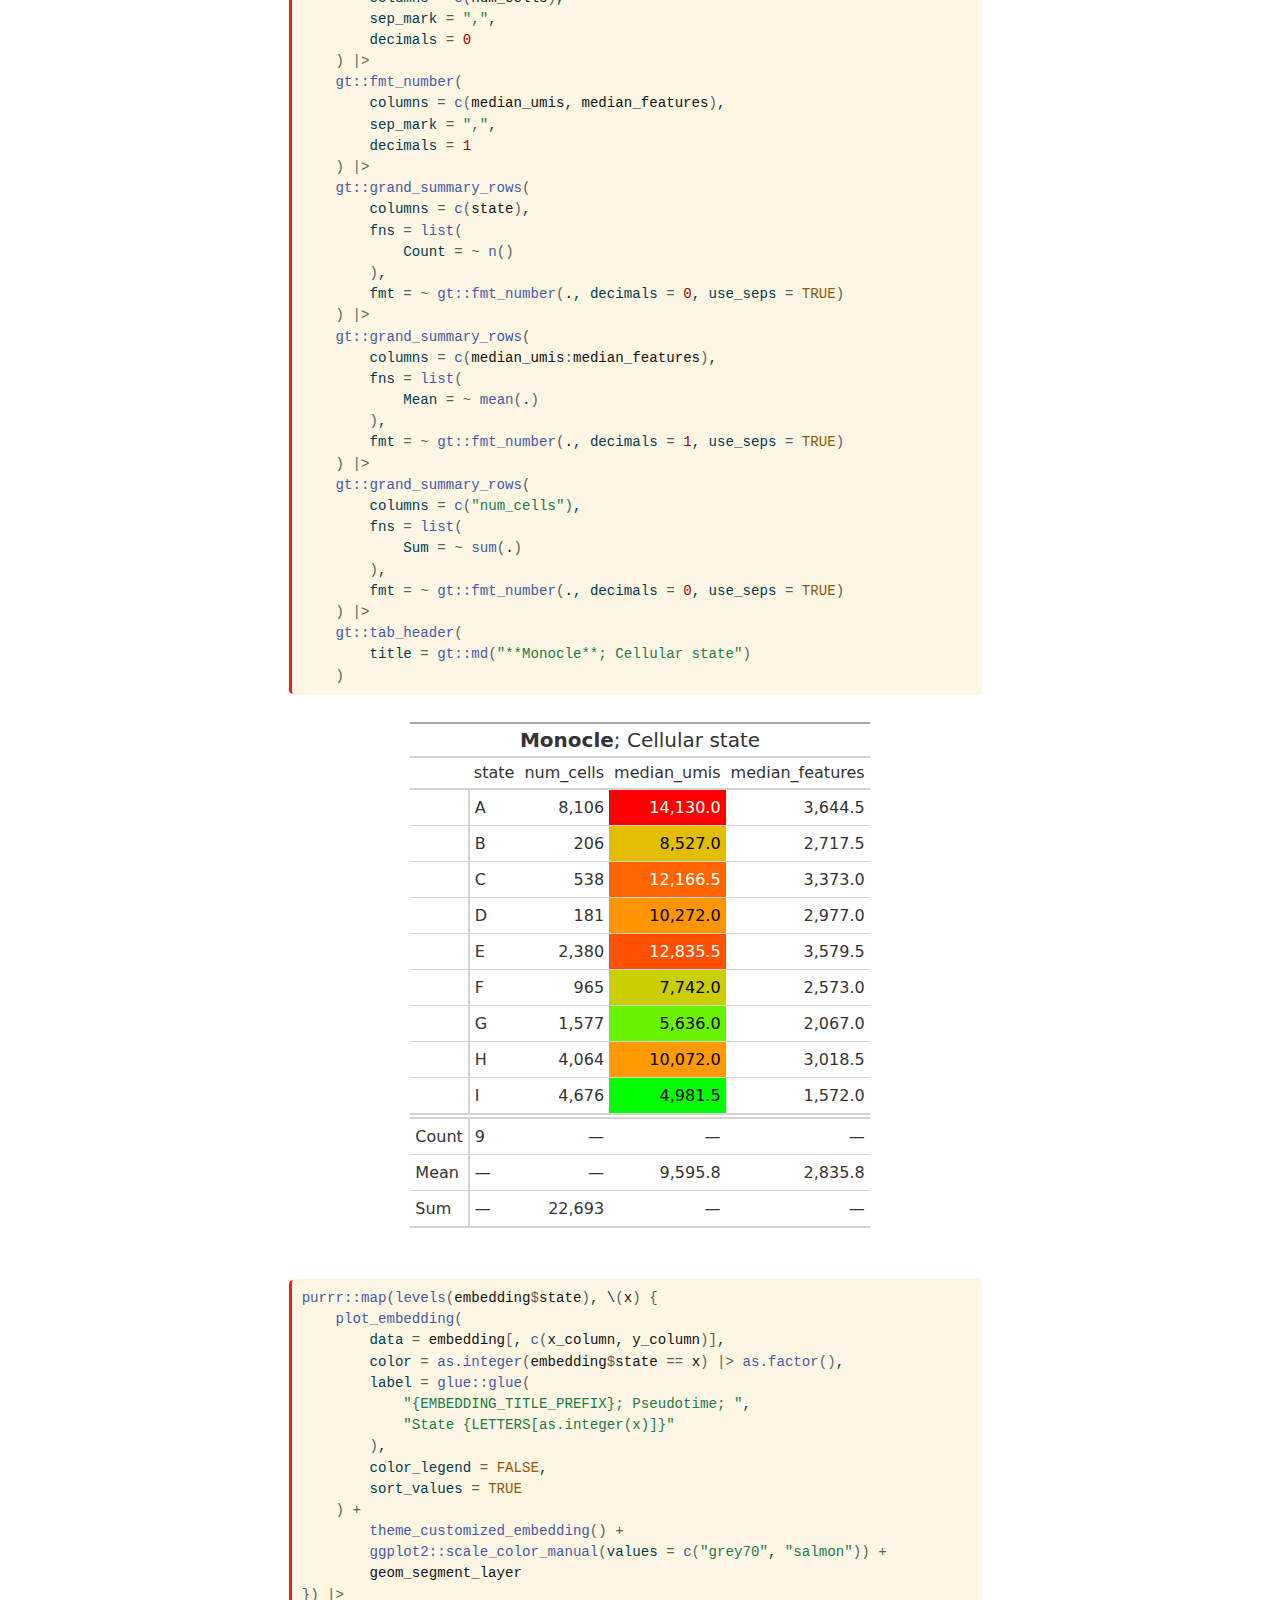
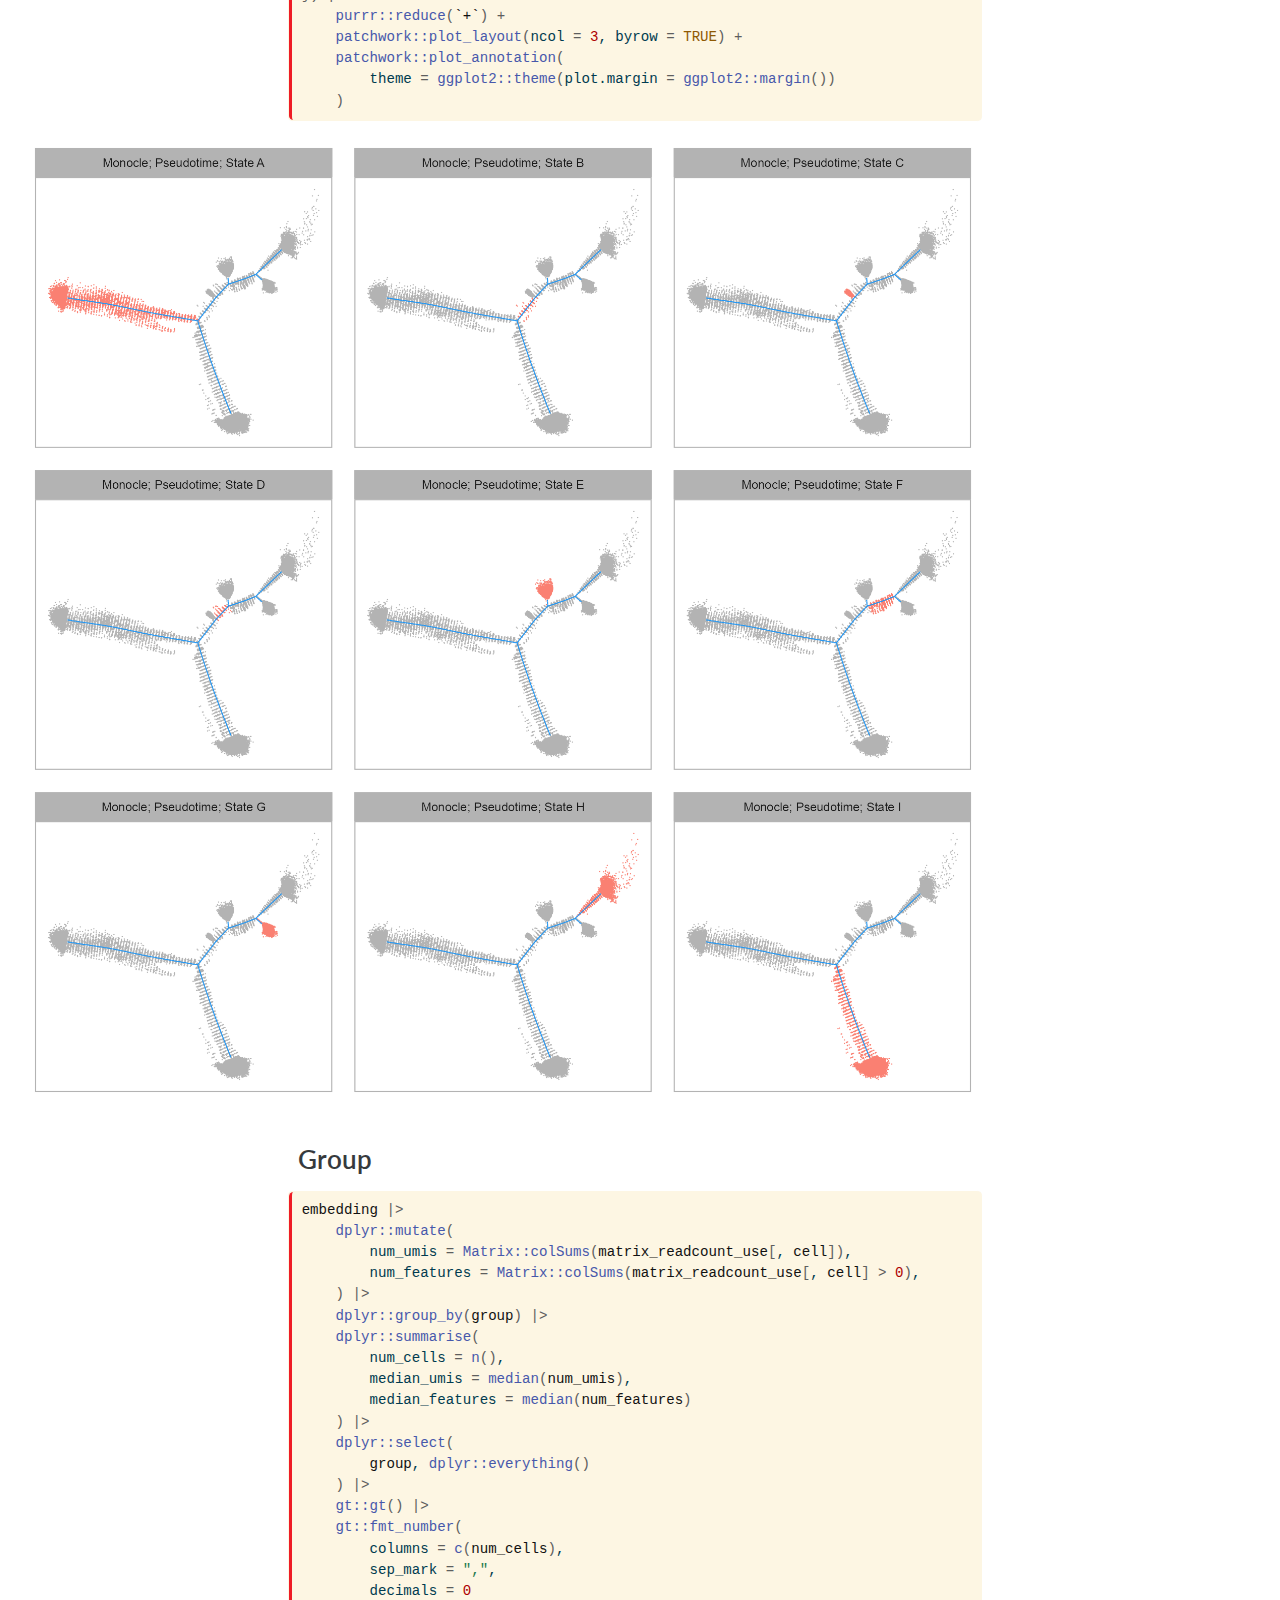
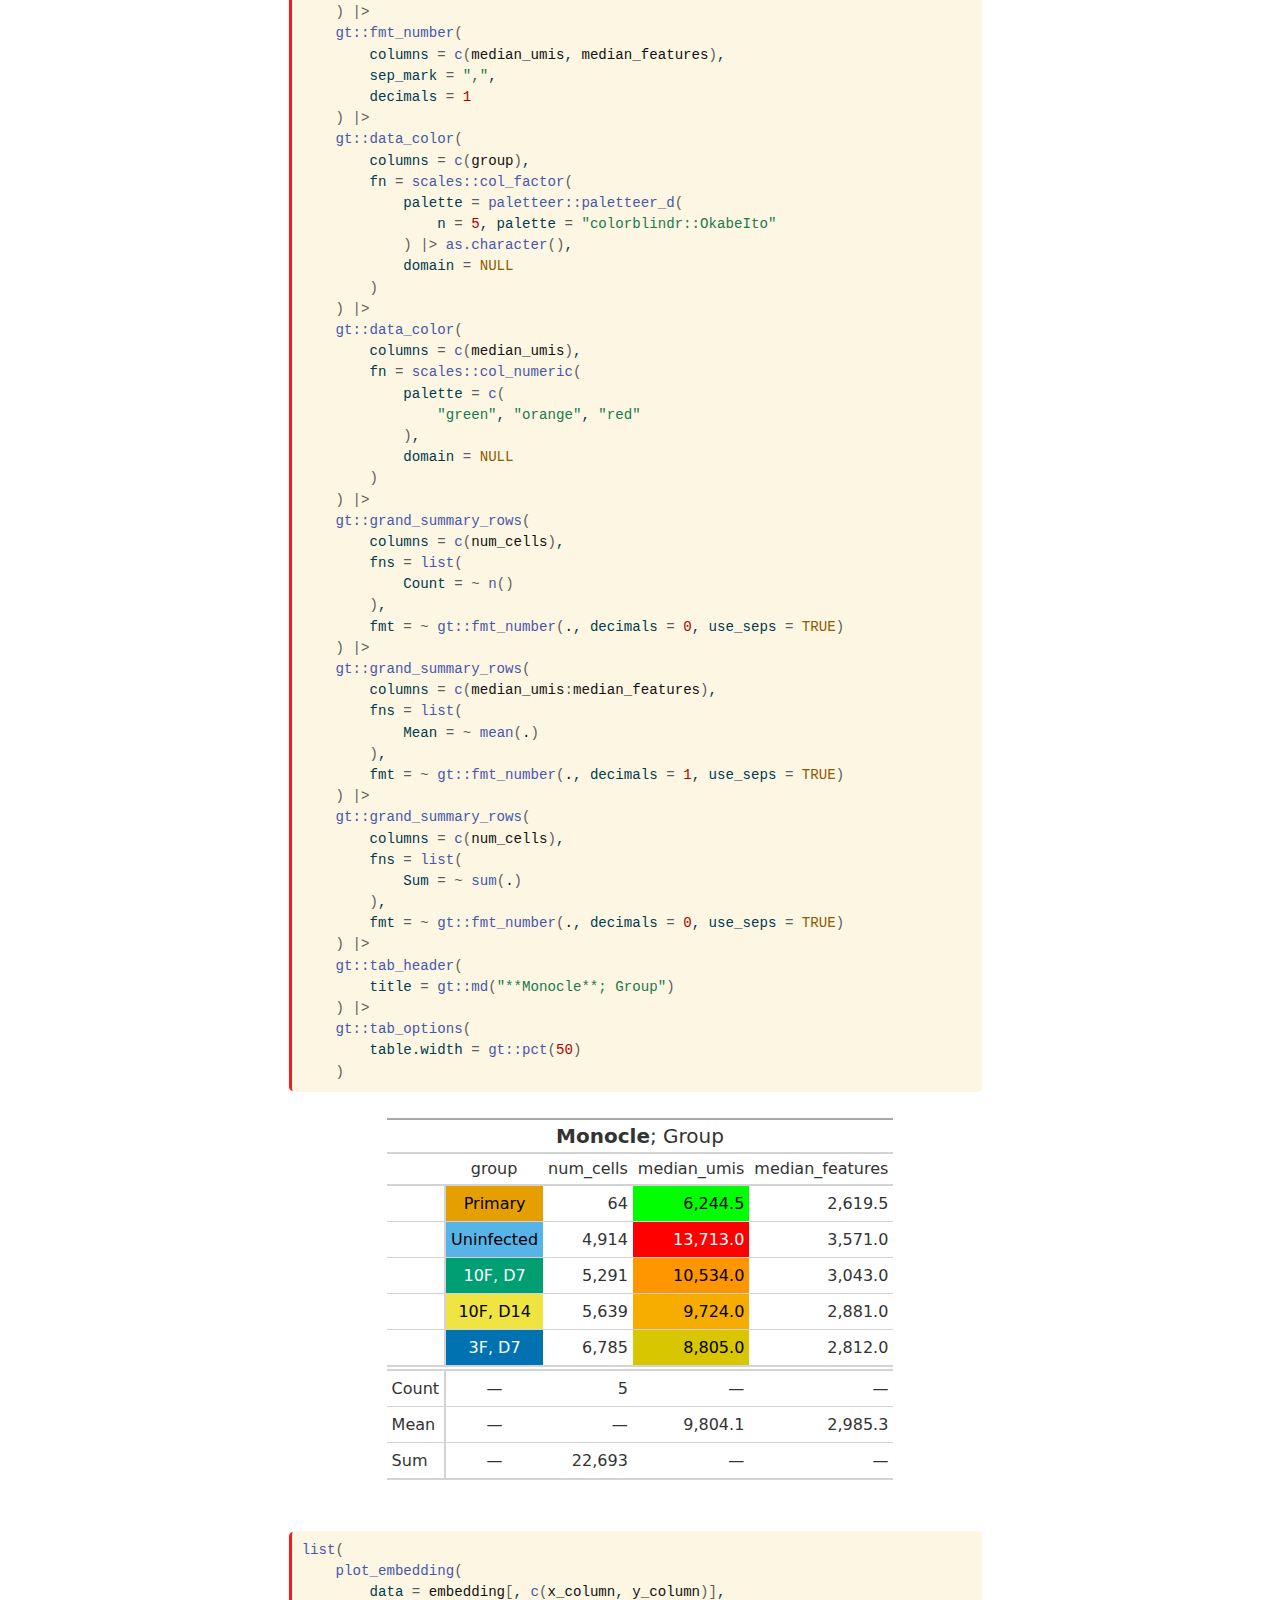
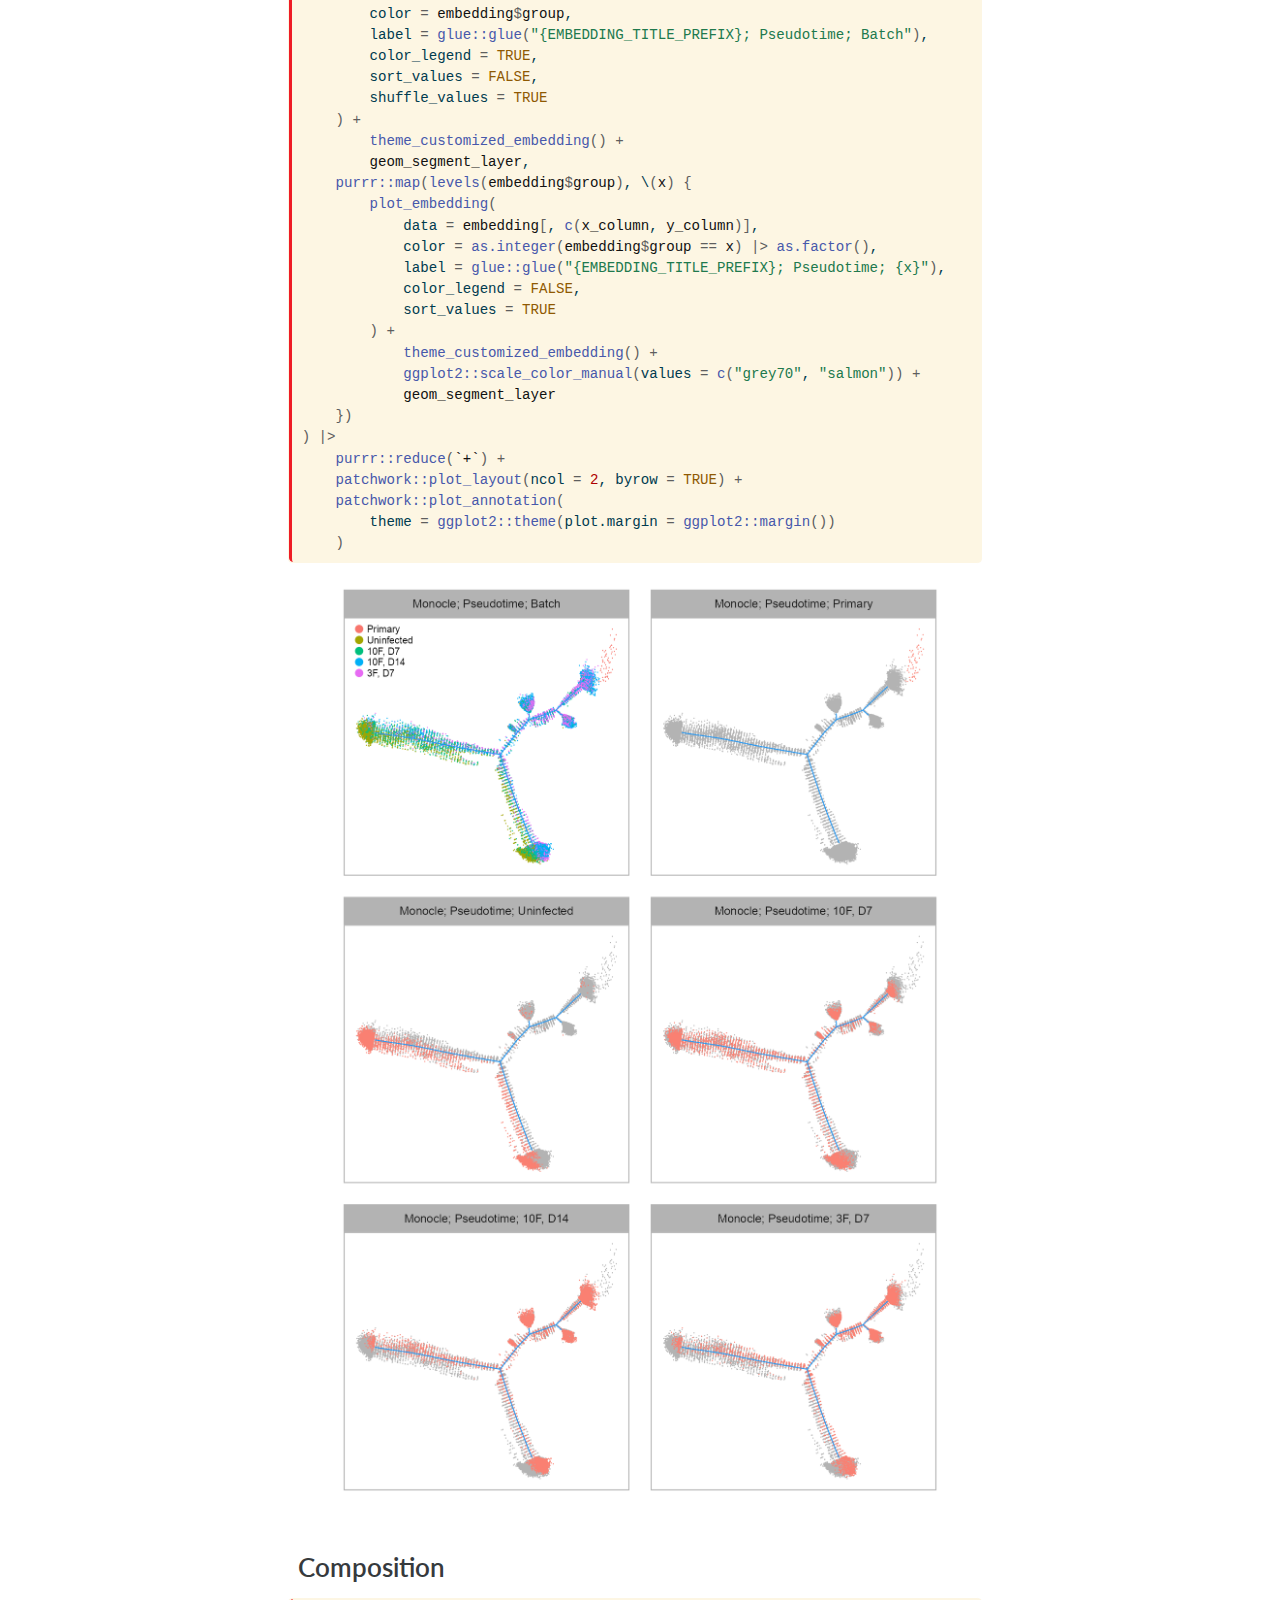
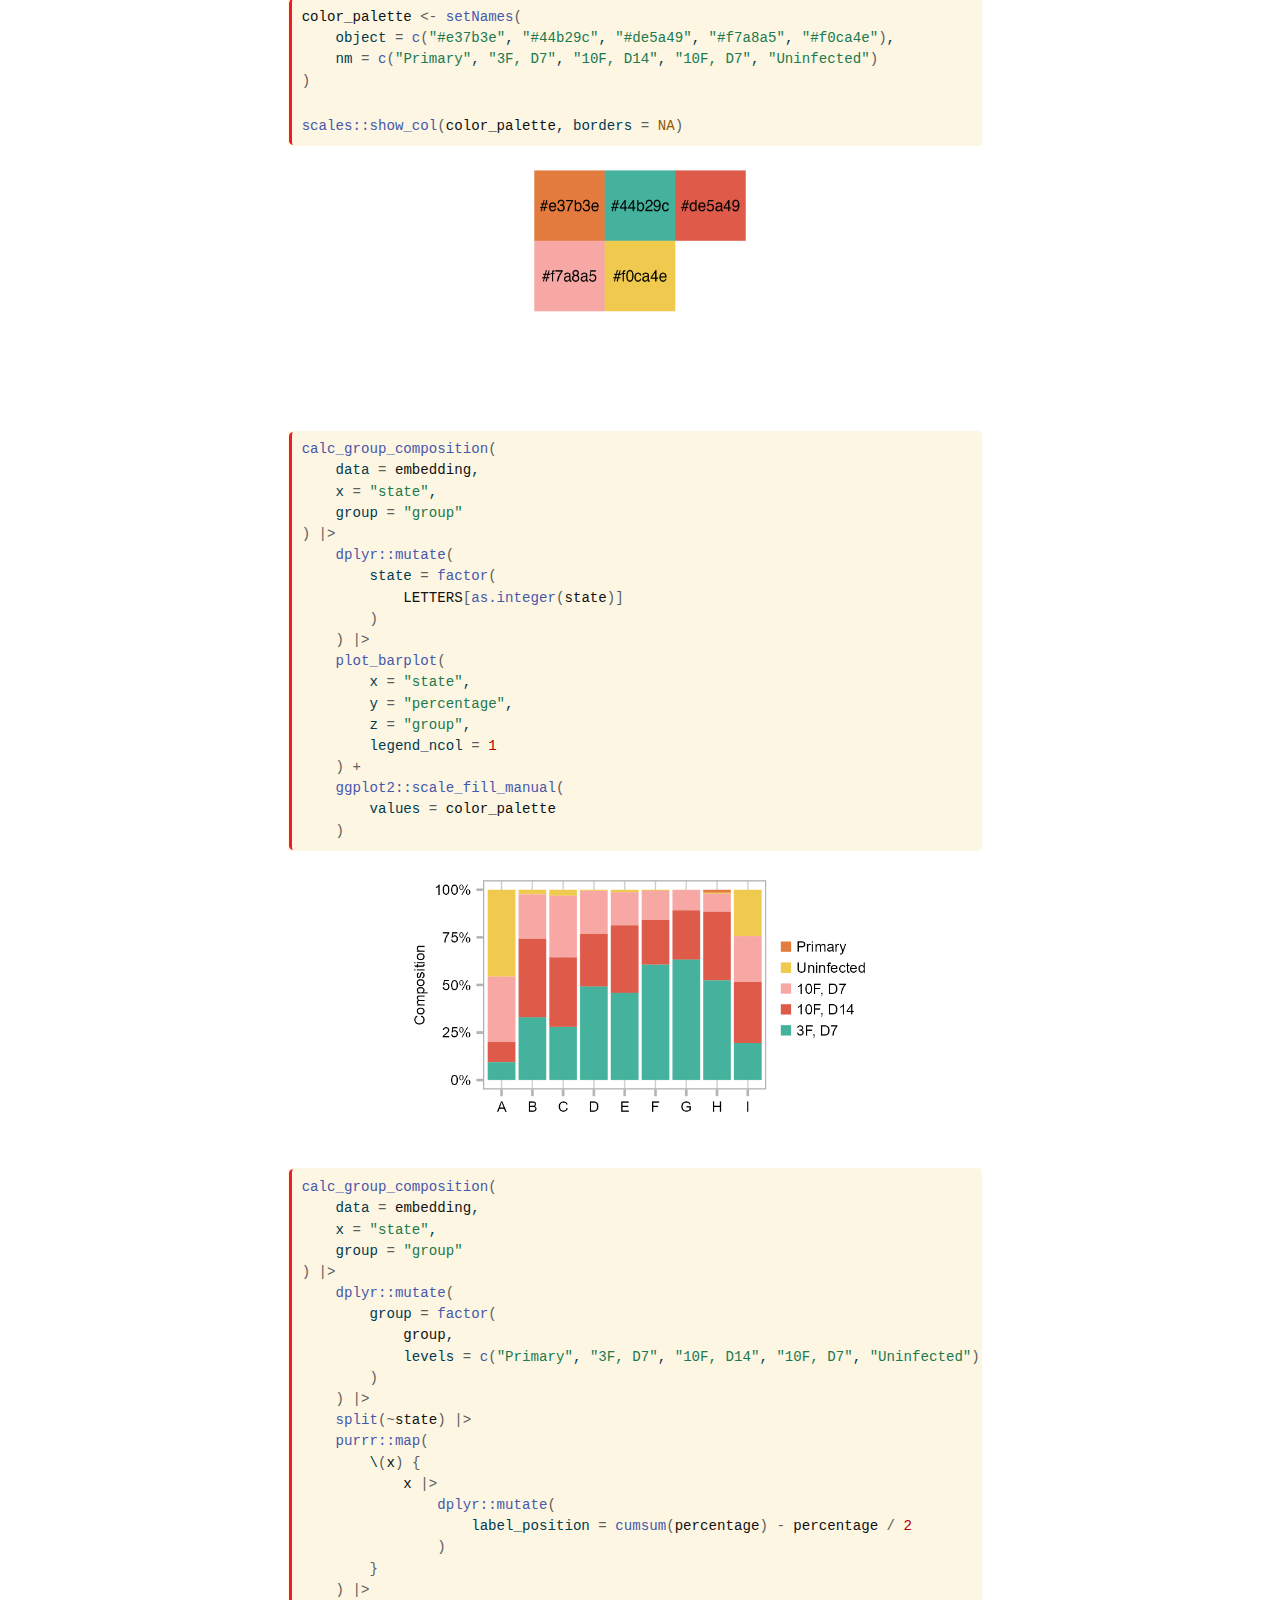
<file: docs/global_reprogramming_of_transcription.html>
<!DOCTYPE html>
<html xmlns="http://www.w3.org/1999/xhtml" lang="en" xml:lang="en"><head>
<meta http-equiv="Content-Type" content="text/html; charset=UTF-8">
<meta charset="utf-8">
<meta name="generator" content="quarto-99.9.9">
<meta name="viewport" content="width=device-width, initial-scale=1.0, user-scalable=yes">
<meta name="author" content="Jialei Duan">
<title>Reprogram-Seq - Global Reprogramming of Transcription by Reprogram-Seq</title>
<style>
code{white-space: pre-wrap;}
span.smallcaps{font-variant: small-caps;}
div.columns{display: flex; gap: min(4vw, 1.5em);}
div.column{flex: auto; overflow-x: auto;}
div.hanging-indent{margin-left: 1.5em; text-indent: -1.5em;}
ul.task-list{list-style: none;}
ul.task-list li input[type="checkbox"] {
  width: 0.8em;
  margin: 0 0.8em 0.2em -1em; /* quarto-specific, see https://github.com/quarto-dev/quarto-cli/issues/4556 */ 
  vertical-align: middle;
}
/* CSS for syntax highlighting */
pre > code.sourceCode { white-space: pre; position: relative; }
pre > code.sourceCode > span { display: inline-block; line-height: 1.25; }
pre > code.sourceCode > span:empty { height: 1.2em; }
.sourceCode { overflow: visible; }
code.sourceCode > span { color: inherit; text-decoration: inherit; }
div.sourceCode { margin: 1em 0; }
pre.sourceCode { margin: 0; }
@media screen {
div.sourceCode { overflow: auto; }
}
@media print {
pre > code.sourceCode { white-space: pre-wrap; }
pre > code.sourceCode > span { text-indent: -5em; padding-left: 5em; }
}
pre.numberSource code
  { counter-reset: source-line 0; }
pre.numberSource code > span
  { position: relative; left: -4em; counter-increment: source-line; }
pre.numberSource code > span > a:first-child::before
  { content: counter(source-line);
    position: relative; left: -1em; text-align: right; vertical-align: baseline;
    border: none; display: inline-block;
    -webkit-touch-callout: none; -webkit-user-select: none;
    -khtml-user-select: none; -moz-user-select: none;
    -ms-user-select: none; user-select: none;
    padding: 0 4px; width: 4em;
  }
pre.numberSource { margin-left: 3em;  padding-left: 4px; }
div.sourceCode
  {   }
@media screen {
pre > code.sourceCode > span > a:first-child::before { text-decoration: underline; }
}
</style>

<script src="site_libs/quarto-nav/quarto-nav.js"></script>
<script src="site_libs/clipboard/clipboard.min.js"></script>
<script src="site_libs/quarto-search/autocomplete.umd.js"></script>
<script src="site_libs/quarto-search/fuse.min.js"></script>
<script src="site_libs/quarto-search/quarto-search.js"></script>
<meta name="quarto:offset" content="./">
<link href="./rational_epicardial_reprogramming.html" rel="prev">
<link href="./favicon.png" rel="icon" type="image/png">
<script src="site_libs/quarto-html/quarto.js"></script>
<script src="site_libs/quarto-html/popper.min.js"></script>
<script src="site_libs/quarto-html/tippy.umd.min.js"></script>
<script src="site_libs/quarto-html/anchor.min.js"></script>
<link href="site_libs/quarto-html/tippy.css" rel="stylesheet">
<link href="site_libs/quarto-html/quarto-syntax-highlighting.css" rel="stylesheet" class="quarto-color-scheme" id="quarto-text-highlighting-styles">
<link href="site_libs/quarto-html/quarto-syntax-highlighting-dark.css" rel="prefetch" class="quarto-color-scheme quarto-color-alternate" id="quarto-text-highlighting-styles">
<script src="site_libs/bootstrap/bootstrap.min.js"></script>
<link href="site_libs/bootstrap/bootstrap-icons.css" rel="stylesheet">
<link href="site_libs/bootstrap/bootstrap.min.css" rel="stylesheet" class="quarto-color-scheme" id="quarto-bootstrap" data-mode="light">
<link href="site_libs/bootstrap/bootstrap-dark.min.css" rel="prefetch" class="quarto-color-scheme quarto-color-alternate" id="quarto-bootstrap" data-mode="dark">
<link href="site_libs/quarto-contrib/fontawesome6-0.1.0/all.css" rel="stylesheet">
<link href="site_libs/quarto-contrib/fontawesome6-0.1.0/latex-fontsize.css" rel="stylesheet"><script id="quarto-search-options" type="application/json">{
  "location": "sidebar",
  "copy-button": false,
  "collapse-after": 3,
  "panel-placement": "start",
  "type": "textbox",
  "limit": 20,
  "keyboard-shortcut": [
    "f",
    "/",
    "s"
  ],
  "language": {
    "search-no-results-text": "No results",
    "search-matching-documents-text": "matching documents",
    "search-copy-link-title": "Copy link to search",
    "search-hide-matches-text": "Hide additional matches",
    "search-more-match-text": "more match in this document",
    "search-more-matches-text": "more matches in this document",
    "search-clear-button-title": "Clear",
    "search-detached-cancel-button-title": "Cancel",
    "search-submit-button-title": "Submit",
    "search-label": "Search"
  }
}</script><script async="" src="https://www.googletagmanager.com/gtag/js?id=G-DFTWE6RXHL"></script><script type="text/javascript">

window.dataLayer = window.dataLayer || [];
function gtag(){dataLayer.push(arguments);}
gtag('js', new Date());
gtag('config', 'G-DFTWE6RXHL', { 'anonymize_ip': true});
</script><link rel="stylesheet" href="styles.css">
<meta property="og:title" content="Reprogram-Seq - Global Reprogramming of Transcription by Reprogram-Seq">
<meta property="og:description" content="Reprogram-Seq leverages organ-specific cell atlas data with single-cell perturbation and computational analysis to predict, evaluate, and optimize TF combinations that reprogram a cell type of interest.">
<meta property="og:image" content="https://jlduan.github.io/Reprogram-Seq/workflow.jpg">
<meta property="og:site_name" content="Reprogram-Seq">
<meta name="twitter:title" content="Rational Reprogramming of Cellular States by Combinatorial Perturbation">
<meta name="twitter:description" content="Reprogram-Seq leverages organ-specific cell atlas data with single-cell perturbation and computational analysis to predict, evaluate, and optimize TF combinations that reprogram a cell type of interest.">
<meta name="twitter:image" content="https://jlduan.github.io/Reprogram-Seq/workflow.jpg">
<meta name="twitter:creator" content="@jlduan">
<meta name="twitter:card" content="summary_large_image">
<meta name="citation_title" content="Rational Reprogramming of Cellular States by Combinatorial Perturbation">
<meta name="citation_abstract" content="Reprogram-Seq leverages organ-specific cell atlas data with single-cell perturbation and computational analysis to predict, evaluate, and optimize TF combinations that reprogram a cell type of interest.
">
<meta name="citation_keywords" content="cellular reprogramming,single-cell RNA-Seq,single-cell perturbation,transcription factor,cardiac
">
<meta name="citation_author" content="Jialei Duan">
<meta name="citation_author" content="Boxun Li">
<meta name="citation_author" content="Minoti Bhakta">
<meta name="citation_author" content="Shiqi Xie">
<meta name="citation_author" content="Pei Zhou">
<meta name="citation_author" content="Nikhil V. Munshi">
<meta name="citation_author" content="Gary C. Hon">
<meta name="citation_publication_date" content="2023-08-12">
<meta name="citation_cover_date" content="2023-08-12">
<meta name="citation_year" content="2023">
<meta name="citation_online_date" content="2019-06-18">
<meta name="citation_fulltext_html_url" content="https://doi.org/10.1016/j.celrep.2019.05.079">
<meta name="citation_issue" content="12">
<meta name="citation_doi" content="10.1016/j.celrep.2019.05.079">
<meta name="citation_pmid" content="31216470">
<meta name="citation_volume" content="27">
<meta name="citation_language" content="en">
<meta name="citation_firstpage" content="3486">
<meta name="citation_lastpage" content="3499000000">
<meta name="citation_journal_title" content="Cell reports">
<meta name="citation_publisher" content="Cell Press">
</head>
<body class="nav-sidebar floating">

<div id="quarto-search-results"></div>
  <header id="quarto-header" class="headroom fixed-top"><nav class="quarto-secondary-nav"><div class="container-fluid d-flex">
      <button type="button" class="quarto-btn-toggle btn" data-bs-toggle="collapse" data-bs-target="#quarto-sidebar,#quarto-sidebar-glass" aria-controls="quarto-sidebar" aria-expanded="false" aria-label="Toggle sidebar navigation" onclick="if (window.quartoToggleHeadroom) { window.quartoToggleHeadroom(); }">
        <i class="bi bi-layout-text-sidebar-reverse"></i>
      </button>
        <nav class="quarto-page-breadcrumbs" aria-label="breadcrumb"><ol class="breadcrumb"><li class="breadcrumb-item"><a href="./global_reprogramming_of_transcription.html">Transcriptional Dynamics</a></li></ol></nav>
        <a class="flex-grow-1" role="button" data-bs-toggle="collapse" data-bs-target="#quarto-sidebar,#quarto-sidebar-glass" aria-controls="quarto-sidebar" aria-expanded="false" aria-label="Toggle sidebar navigation" onclick="if (window.quartoToggleHeadroom) { window.quartoToggleHeadroom(); }">      
        </a>
      <button type="button" class="btn quarto-search-button" aria-label="" onclick="window.quartoOpenSearch();">
        <i class="bi bi-search"></i>
      </button>
    </div>
  </nav></header><!-- content --><div id="quarto-content" class="quarto-container page-columns page-rows-contents page-layout-article">
<!-- sidebar -->
  <nav id="quarto-sidebar" class="sidebar collapse collapse-horizontal sidebar-navigation floating overflow-auto"><div class="pt-lg-2 mt-2 text-center sidebar-header sidebar-header-stacked">
      <a href="./index.html" class="sidebar-logo-link">
      <img src="./logo.png" alt="" class="sidebar-logo py-0 d-lg-inline d-none"></a>
    <div class="sidebar-title mb-0 py-0">
      <a href="./"><strong>Reprogram-Seq</strong></a> 
        <div class="sidebar-tools-main tools-wide">
    <a href="https://github.com/jlduan" title="Reprogram-Seq" class="quarto-navigation-tool px-1" aria-label="Reprogram-Seq"><i class="bi bi-globe"></i></a>
    <a href="https://github.com/jlduan/Reprogram-Seq" title="GitHub" class="quarto-navigation-tool px-1" aria-label="GitHub"><i class="bi bi-github"></i></a>
  <a href="" class="quarto-color-scheme-toggle quarto-navigation-tool  px-1" onclick="window.quartoToggleColorScheme(); return false;" title="Toggle dark mode"><i class="bi"></i></a>
</div>
    </div>
      </div>
        <div class="mt-2 flex-shrink-0 align-items-center">
        <div class="sidebar-search">
        <div id="quarto-search" class="" title="Search"></div>
        </div>
        </div>
    <div class="sidebar-menu-container"> 
    <ul class="list-unstyled mt-1">
<li class="sidebar-item">
  <div class="sidebar-item-container"> 
  <a href="./index.html" class="sidebar-item-text sidebar-link">
 <span class="menu-text">Welcome</span></a>
  </div>
</li>
        <li class="px-0"><hr class="sidebar-divider hi "></li>
        <li class="sidebar-item">
  <div class="sidebar-item-container"> 
  <a href="./unbiased_reprogramming.html" class="sidebar-item-text sidebar-link">
 <span class="menu-text">Unbiased Screen</span></a>
  </div>
</li>
        <li class="sidebar-item">
  <div class="sidebar-item-container"> 
  <a href="./rational_epicardial_reprogramming.html" class="sidebar-item-text sidebar-link">
 <span class="menu-text">Rational Reprogramming</span></a>
  </div>
</li>
        <li class="sidebar-item">
  <div class="sidebar-item-container"> 
  <a href="./global_reprogramming_of_transcription.html" class="sidebar-item-text sidebar-link active">
 <span class="menu-text">Transcriptional Dynamics</span></a>
  </div>
</li>
    </ul>
</div>
</nav><div id="quarto-sidebar-glass" data-bs-toggle="collapse" data-bs-target="#quarto-sidebar,#quarto-sidebar-glass"></div>
<!-- margin-sidebar -->
    <div id="quarto-margin-sidebar" class="sidebar margin-sidebar">
        <nav id="TOC" role="doc-toc" class="toc-active"><h2 id="toc-title">On this page</h2>
   
  <ul>
<li>
<a href="#preparation" id="toc-preparation" class="nav-link active" data-scroll-target="#preparation">Preparation</a>
  <ul>
<li><a href="#functions" id="toc-functions" class="nav-link" data-scroll-target="#functions">Functions</a></li>
  <li><a href="#symbols" id="toc-symbols" class="nav-link" data-scroll-target="#symbols">Symbols</a></li>
  <li><a href="#matrix" id="toc-matrix" class="nav-link" data-scroll-target="#matrix">Matrix</a></li>
  <li><a href="#celldataset" id="toc-celldataset" class="nav-link" data-scroll-target="#celldataset">CellDataSet</a></li>
  </ul>
</li>
  <li>
<a href="#trajectory" id="toc-trajectory" class="nav-link" data-scroll-target="#trajectory">Trajectory</a>
  <ul>
<li><a href="#cellular-state" id="toc-cellular-state" class="nav-link" data-scroll-target="#cellular-state">Cellular state</a></li>
  <li><a href="#group" id="toc-group" class="nav-link" data-scroll-target="#group">Group</a></li>
  <li><a href="#composition" id="toc-composition" class="nav-link" data-scroll-target="#composition">Composition</a></li>
  </ul>
</li>
  <li><a href="#expression" id="toc-expression" class="nav-link" data-scroll-target="#expression">Expression</a></li>
  <li><a href="#enrichment-of-exogenous-factors" id="toc-enrichment-of-exogenous-factors" class="nav-link" data-scroll-target="#enrichment-of-exogenous-factors">Enrichment of exogenous factors</a></li>
  <li>
<a href="#exploring-gene-regulatory-network" id="toc-exploring-gene-regulatory-network" class="nav-link" data-scroll-target="#exploring-gene-regulatory-network">Exploring gene regulatory network</a>
  <ul>
<li><a href="#expression-signature" id="toc-expression-signature" class="nav-link" data-scroll-target="#expression-signature">Expression signature</a></li>
  <li><a href="#heatmap" id="toc-heatmap" class="nav-link" data-scroll-target="#heatmap">Heatmap</a></li>
  </ul>
</li>
  <li><a href="#r-session-info" id="toc-r-session-info" class="nav-link" data-scroll-target="#r-session-info">R session info</a></li>
  </ul></nav>
    </div>
<!-- main -->
<main class="content page-columns page-full" id="quarto-document-content"><header id="title-block-header" class="quarto-title-block default"><div class="quarto-title">
<h1 class="title">Global Reprogramming of Transcription by Reprogram-Seq</h1>
</div>


<div class="quarto-title-meta-author">
  <div class="quarto-title-meta-heading">Author</div>
  <div class="quarto-title-meta-heading">Affiliation</div>
  
    <div class="quarto-title-meta-contents">
    <p class="author"><a href="https://github.com/jlduan">Jialei Duan</a> <a href="mailto:duanjl+reprogram-seq@gmail.com" class="quarto-title-author-email"><i class="bi bi-envelope"></i></a> <a href="https://orcid.org/0000-0003-4086-7461" class="quarto-title-author-orcid"> <img src="[data-uri]"></a></p>
  </div>
    <div class="quarto-title-meta-contents">
        <p class="affiliation">
            <a href="https://www.utsouthwestern.edu/education/medical-school/departments/green-center">
            UT Southwestern Medical Center
            </a>
          </p>
      </div>
    </div>

<div class="quarto-title-meta">

      
    <div>
    <div class="quarto-title-meta-heading">Published</div>
    <div class="quarto-title-meta-contents">
      <p class="date">Sat Aug 12, 2023 00:21:09-05:00</p>
    </div>
  </div>
  
    
  </div>
  
<div>
  <div class="abstract">
    <div class="block-title">Abstract</div>
    <p>Reprogram-Seq leverages organ-specific cell atlas data with single-cell perturbation and computational analysis to predict, evaluate, and optimize TF combinations that reprogram a cell type of interest.</p>
  </div>
</div>


</header><p><br></p>
<div class="cell">
<div class="sourceCode" id="cb1"><pre class="downlit sourceCode r code-with-copy"><code class="sourceCode R"><span><span class="fu"><a href="https://rdrr.io/r/base/Sys.time.html">Sys.time</a></span><span class="op">(</span><span class="op">)</span></span></code><button title="Copy to Clipboard" class="code-copy-button"><i class="bi"></i></button></pre></div>
<div class="cell-output cell-output-stdout">
<pre><code>[1] "2023-08-12 00:19:41 CDT"</code></pre>
</div>
</div>
<div class="cell">
<div class="sourceCode" id="cb3"><pre class="downlit sourceCode r code-with-copy"><code class="sourceCode R"><span><span class="fu"><a href="https://rdrr.io/r/base/timezones.html">Sys.timezone</a></span><span class="op">(</span><span class="op">)</span></span></code><button title="Copy to Clipboard" class="code-copy-button"><i class="bi"></i></button></pre></div>
<div class="cell-output cell-output-stdout">
<pre><code>[1] "America/Chicago"</code></pre>
</div>
</div>
<section id="preparation" class="level2"><h2 class="anchored" data-anchor-id="preparation">Preparation</h2>
<section id="functions" class="level3"><h3 class="anchored" data-anchor-id="functions">Functions</h3>
<p>Load required packages.</p>
<div class="cell">
<div class="sourceCode" id="cb5"><pre class="downlit sourceCode r code-with-copy"><code class="sourceCode R"><span><span class="kw"><a href="https://rdrr.io/r/base/library.html">library</a></span><span class="op">(</span><span class="va"><a href="https://tidyverse.tidyverse.org">tidyverse</a></span><span class="op">)</span></span>
<span><span class="kw"><a href="https://rdrr.io/r/base/library.html">library</a></span><span class="op">(</span><span class="va"><a href="https://Matrix.R-forge.R-project.org">Matrix</a></span><span class="op">)</span></span>
<span><span class="kw"><a href="https://rdrr.io/r/base/library.html">library</a></span><span class="op">(</span><span class="va"><a href="https://patchwork.data-imaginist.com">patchwork</a></span><span class="op">)</span></span>
<span><span class="kw"><a href="https://rdrr.io/r/base/library.html">library</a></span><span class="op">(</span><span class="va"><a href="https://github.com/wch/extrafont">extrafont</a></span><span class="op">)</span></span></code><button title="Copy to Clipboard" class="code-copy-button"><i class="bi"></i></button></pre></div>
</div>
<div class="cell">
<div class="sourceCode" id="cb6"><pre class="downlit sourceCode r code-with-copy"><code class="sourceCode R"><span><span class="kw"><a href="https://rdrr.io/r/base/source.html">source</a></span><span class="op">(</span>file <span class="op">=</span> <span class="fu"><a href="https://rdrr.io/r/base/file.path.html">file.path</a></span><span class="op">(</span><span class="va">SCRIPT_DIR</span>, <span class="st">"utilities.R"</span><span class="op">)</span><span class="op">)</span></span></code><button title="Copy to Clipboard" class="code-copy-button"><i class="bi"></i></button></pre></div>
</div>
<div class="cell">
<div class="sourceCode" id="cb7"><pre class="downlit sourceCode r code-with-copy"><code class="sourceCode R"><span><span class="va">`%+replace%`</span> <span class="op">&lt;-</span> <span class="fu">ggplot2</span><span class="fu">::</span><span class="va">`%+replace%`</span></span></code><button title="Copy to Clipboard" class="code-copy-button"><i class="bi"></i></button></pre></div>
</div>
</section><section id="symbols" class="level3"><h3 class="anchored" data-anchor-id="symbols">Symbols</h3>
<div class="cell">
<div class="sourceCode" id="cb8"><pre class="downlit sourceCode r code-with-copy"><code class="sourceCode R"><span><span class="va">PROJECT_DIR</span> <span class="op">&lt;-</span> <span class="fu"><a href="https://rdrr.io/r/base/file.path.html">file.path</a></span><span class="op">(</span></span>
<span>    <span class="st">"/Users/jialei/Dropbox/Data/Projects/UTSW/Cellular_reprogramming"</span>,</span>
<span>    <span class="st">"Cardiac_reprogramming/Notebooks"</span></span>
<span><span class="op">)</span></span></code><button title="Copy to Clipboard" class="code-copy-button"><i class="bi"></i></button></pre></div>
</div>
<div class="cell">
<div class="sourceCode" id="cb9"><pre class="downlit sourceCode r code-with-copy"><code class="sourceCode R"><span><span class="va">gene_symbols</span> <span class="op">&lt;-</span> <span class="fu">vroom</span><span class="fu">::</span><span class="fu"><a href="https://vroom.r-lib.org/reference/vroom.html">vroom</a></span><span class="op">(</span></span>
<span>    file <span class="op">=</span> <span class="fu"><a href="https://rdrr.io/r/base/file.path.html">file.path</a></span><span class="op">(</span></span>
<span>        <span class="va">PROJECT_DIR</span>, <span class="st">"data"</span>, <span class="st">"misc"</span>, <span class="st">"genes.tsv"</span></span>
<span>    <span class="op">)</span>,</span>
<span>    col_names <span class="op">=</span> <span class="cn">FALSE</span></span>
<span><span class="op">)</span></span>
<span></span>
<span><span class="va">gene_symbols</span> <span class="op">&lt;-</span> <span class="fu"><a href="https://rdrr.io/r/stats/setNames.html">setNames</a></span><span class="op">(</span>object <span class="op">=</span> <span class="va">gene_symbols</span><span class="op">$</span><span class="va">X2</span>, nm <span class="op">=</span> <span class="va">gene_symbols</span><span class="op">$</span><span class="va">X1</span><span class="op">)</span></span>
<span><span class="va">gene_symbols</span> <span class="op">|&gt;</span> <span class="fu"><a href="https://rdrr.io/r/utils/head.html">head</a></span><span class="op">(</span><span class="op">)</span></span></code><button title="Copy to Clipboard" class="code-copy-button"><i class="bi"></i></button></pre></div>
<div class="cell-output cell-output-stdout">
<pre><code>ENSMUSG00000051951 ENSMUSG00000089699 ENSMUSG00000102343 ENSMUSG00000025900 
            "Xkr4"           "Gm1992"          "Gm37381"              "Rp1" 
ENSMUSG00000109048 ENSMUSG00000025902 
             "Rp1"            "Sox17" </code></pre>
</div>
</div>
<div class="cell">
<div class="sourceCode" id="cb11"><pre class="downlit sourceCode r code-with-copy"><code class="sourceCode R"><span><span class="fu"><a href="https://rdrr.io/r/base/length.html">length</a></span><span class="op">(</span><span class="va">gene_symbols</span><span class="op">)</span></span></code><button title="Copy to Clipboard" class="code-copy-button"><i class="bi"></i></button></pre></div>
<div class="cell-output cell-output-stdout">
<pre><code>[1] 27999</code></pre>
</div>
</div>
</section><section id="matrix" class="level3"><h3 class="anchored" data-anchor-id="matrix">Matrix</h3>
<div class="cell">
<div class="sourceCode" id="cb13"><pre class="downlit sourceCode r code-with-copy"><code class="sourceCode R"><span><span class="va">matrix_readcount_use</span> <span class="op">&lt;-</span> <span class="fu">Matrix</span><span class="fu">::</span><span class="fu"><a href="https://rdrr.io/pkg/Matrix/man/sparseMatrix.html">sparseMatrix</a></span><span class="op">(</span></span>
<span>    i <span class="op">=</span> <span class="fu"><a href="https://rdrr.io/r/base/readRDS.html">readRDS</a></span><span class="op">(</span></span>
<span>        <span class="fu"><a href="https://rdrr.io/r/base/file.path.html">file.path</a></span><span class="op">(</span></span>
<span>            <span class="va">PROJECT_DIR</span>, <span class="st">"data/10x"</span>, <span class="st">"expr_readcount_raw_csc_indices.rds"</span></span>
<span>        <span class="op">)</span></span>
<span>    <span class="op">)</span>,</span>
<span>    p <span class="op">=</span> <span class="fu"><a href="https://rdrr.io/r/base/readRDS.html">readRDS</a></span><span class="op">(</span></span>
<span>        <span class="fu"><a href="https://rdrr.io/r/base/file.path.html">file.path</a></span><span class="op">(</span></span>
<span>            <span class="va">PROJECT_DIR</span>, <span class="st">"data/10x"</span>, <span class="st">"expr_readcount_raw_csc_indptr.rds"</span></span>
<span>        <span class="op">)</span></span>
<span>    <span class="op">)</span>,</span>
<span>    x <span class="op">=</span> <span class="fu"><a href="https://rdrr.io/r/base/readRDS.html">readRDS</a></span><span class="op">(</span></span>
<span>        <span class="fu"><a href="https://rdrr.io/r/base/file.path.html">file.path</a></span><span class="op">(</span></span>
<span>            <span class="va">PROJECT_DIR</span>, <span class="st">"data/10x"</span>, <span class="st">"expr_readcount_raw_csc_values.rds"</span></span>
<span>        <span class="op">)</span></span>
<span>    <span class="op">)</span>,</span>
<span>    dims <span class="op">=</span> <span class="fu"><a href="https://rdrr.io/r/base/readRDS.html">readRDS</a></span><span class="op">(</span></span>
<span>        <span class="fu"><a href="https://rdrr.io/r/base/file.path.html">file.path</a></span><span class="op">(</span></span>
<span>            <span class="va">PROJECT_DIR</span>, <span class="st">"data/10x"</span>, <span class="st">"expr_readcount_raw_csc_shape.rds"</span></span>
<span>        <span class="op">)</span></span>
<span>    <span class="op">)</span>,</span>
<span>    dimnames <span class="op">=</span> <span class="fu"><a href="https://rdrr.io/r/base/readRDS.html">readRDS</a></span><span class="op">(</span></span>
<span>        <span class="fu"><a href="https://rdrr.io/r/base/file.path.html">file.path</a></span><span class="op">(</span></span>
<span>            <span class="va">PROJECT_DIR</span>, <span class="st">"data/10x"</span>, <span class="st">"expr_readcount_raw_csc_dimnames.rds"</span></span>
<span>        <span class="op">)</span></span>
<span>    <span class="op">)</span>,</span>
<span>    index1 <span class="op">=</span> <span class="cn">FALSE</span></span>
<span><span class="op">)</span></span></code><button title="Copy to Clipboard" class="code-copy-button"><i class="bi"></i></button></pre></div>
</div>
<div class="cell">
<div class="sourceCode" id="cb14"><pre class="downlit sourceCode r code-with-copy"><code class="sourceCode R"><span><span class="fu"><a href="https://rdrr.io/r/base/dim.html">dim</a></span><span class="op">(</span><span class="va">matrix_readcount_use</span><span class="op">)</span></span></code><button title="Copy to Clipboard" class="code-copy-button"><i class="bi"></i></button></pre></div>
<div class="cell-output cell-output-stdout">
<pre><code>[1] 27999 34564</code></pre>
</div>
</div>
<div class="cell">
<div class="sourceCode" id="cb16"><pre class="downlit sourceCode r code-with-copy"><code class="sourceCode R"><span><span class="fu"><a href="https://rdrr.io/r/base/colnames.html">rownames</a></span><span class="op">(</span><span class="va">matrix_readcount_use</span><span class="op">)</span> <span class="op">&lt;-</span> <span class="fu"><a href="https://rdrr.io/r/base/paste.html">paste</a></span><span class="op">(</span></span>
<span>    <span class="fu"><a href="https://rdrr.io/r/base/colnames.html">rownames</a></span><span class="op">(</span><span class="va">matrix_readcount_use</span><span class="op">)</span>,</span>
<span>    <span class="va">gene_symbols</span><span class="op">[</span><span class="fu"><a href="https://rdrr.io/r/base/colnames.html">rownames</a></span><span class="op">(</span><span class="va">matrix_readcount_use</span><span class="op">)</span><span class="op">]</span>,</span>
<span>    sep <span class="op">=</span> <span class="st">"_"</span></span>
<span><span class="op">)</span></span>
<span></span>
<span><span class="va">matrix_readcount_use</span><span class="op">[</span><span class="fl">1</span><span class="op">:</span><span class="fl">5</span>, <span class="fl">1</span><span class="op">:</span><span class="fl">5</span><span class="op">]</span> <span class="op">|&gt;</span></span>
<span>    <span class="fu"><a href="https://rdrr.io/r/base/matrix.html">as.matrix</a></span><span class="op">(</span><span class="op">)</span> <span class="op">|&gt;</span></span>
<span>    <span class="fu">knitr</span><span class="fu">::</span><span class="fu"><a href="https://rdrr.io/pkg/knitr/man/kable.html">kable</a></span><span class="op">(</span><span class="op">)</span></span></code><button title="Copy to Clipboard" class="code-copy-button"><i class="bi"></i></button></pre></div>
<div class="cell-output-display">
<table class="table table-sm table-striped small">
<colgroup>
<col style="width: 20%">
<col style="width: 15%">
<col style="width: 15%">
<col style="width: 15%">
<col style="width: 15%">
<col style="width: 15%">
</colgroup>
<thead><tr class="header">
<th style="text-align: left;"></th>
<th style="text-align: right;">BL5_AAACCTGCACTACAGT</th>
<th style="text-align: right;">BL5_AAACCTGCAGTACACT</th>
<th style="text-align: right;">BL5_AAACCTGGTTCACGGC</th>
<th style="text-align: right;">BL5_AAACCTGGTTGCTCCT</th>
<th style="text-align: right;">BL5_AAACCTGTCCAACCAA</th>
</tr></thead>
<tbody>
<tr class="odd">
<td style="text-align: left;">ENSMUSG00000051951_Xkr4</td>
<td style="text-align: right;">0</td>
<td style="text-align: right;">0</td>
<td style="text-align: right;">0</td>
<td style="text-align: right;">0</td>
<td style="text-align: right;">0</td>
</tr>
<tr class="even">
<td style="text-align: left;">ENSMUSG00000089699_Gm1992</td>
<td style="text-align: right;">0</td>
<td style="text-align: right;">0</td>
<td style="text-align: right;">0</td>
<td style="text-align: right;">0</td>
<td style="text-align: right;">0</td>
</tr>
<tr class="odd">
<td style="text-align: left;">ENSMUSG00000102343_Gm37381</td>
<td style="text-align: right;">0</td>
<td style="text-align: right;">0</td>
<td style="text-align: right;">0</td>
<td style="text-align: right;">0</td>
<td style="text-align: right;">0</td>
</tr>
<tr class="even">
<td style="text-align: left;">ENSMUSG00000025900_Rp1</td>
<td style="text-align: right;">0</td>
<td style="text-align: right;">0</td>
<td style="text-align: right;">0</td>
<td style="text-align: right;">0</td>
<td style="text-align: right;">0</td>
</tr>
<tr class="odd">
<td style="text-align: left;">ENSMUSG00000109048_Rp1</td>
<td style="text-align: right;">0</td>
<td style="text-align: right;">0</td>
<td style="text-align: right;">0</td>
<td style="text-align: right;">0</td>
<td style="text-align: right;">0</td>
</tr>
</tbody>
</table>
</div>
</div>
</section><section id="celldataset" class="level3"><h3 class="anchored" data-anchor-id="celldataset">CellDataSet</h3>
<div class="cell">
<div class="sourceCode" id="cb17"><pre class="downlit sourceCode r code-with-copy"><code class="sourceCode R"><span><span class="va">monocle2_result</span> <span class="op">&lt;-</span> <span class="fu">extract_monocle2_result</span><span class="op">(</span></span>
<span>    cell_dataset <span class="op">=</span> <span class="fu"><a href="https://rdrr.io/r/base/readRDS.html">readRDS</a></span><span class="op">(</span></span>
<span>        file <span class="op">=</span> <span class="fu"><a href="https://rdrr.io/r/base/file.path.html">file.path</a></span><span class="op">(</span></span>
<span>            <span class="va">PROJECT_DIR</span>, <span class="st">"data/10x/epicardial_3f_d7"</span>,</span>
<span>            <span class="st">"cell_dataset_lowerDetectionLimit0.5_DDRTree_dim2_reverse.rds"</span></span>
<span>        <span class="op">)</span></span>
<span>    <span class="op">)</span></span>
<span><span class="op">)</span></span></code><button title="Copy to Clipboard" class="code-copy-button"><i class="bi"></i></button></pre></div>
</div>
<div class="cell">
<div class="sourceCode" id="cb18"><pre class="downlit sourceCode r code-with-copy"><code class="sourceCode R"><span><span class="fu"><a href="https://rdrr.io/r/base/dim.html">dim</a></span><span class="op">(</span><span class="va">monocle2_result</span><span class="op">$</span><span class="va">data</span><span class="op">)</span></span></code><button title="Copy to Clipboard" class="code-copy-button"><i class="bi"></i></button></pre></div>
<div class="cell-output cell-output-stdout">
<pre><code>[1] 22693    11</code></pre>
</div>
</div>
<p><br></p>
<p>Check memory usage.</p>
<div class="cell">
<div class="sourceCode" id="cb20"><pre class="downlit sourceCode r code-with-copy"><code class="sourceCode R"><span><span class="fu">purrr</span><span class="fu">::</span><span class="fu"><a href="https://purrr.tidyverse.org/reference/map.html">walk</a></span><span class="op">(</span></span>
<span>    <span class="fu"><a href="https://rdrr.io/r/base/list.html">list</a></span><span class="op">(</span><span class="va">matrix_readcount_use</span>, <span class="va">monocle2_result</span><span class="op">)</span>, \<span class="op">(</span><span class="va">x</span><span class="op">)</span> <span class="op">{</span></span>
<span>        <span class="fu"><a href="https://rdrr.io/r/base/print.html">print</a></span><span class="op">(</span><span class="fu"><a href="https://rdrr.io/r/utils/object.size.html">object.size</a></span><span class="op">(</span><span class="va">x</span><span class="op">)</span>, units <span class="op">=</span> <span class="st">"auto"</span>, standard <span class="op">=</span> <span class="st">"SI"</span><span class="op">)</span></span>
<span>    <span class="op">}</span></span>
<span><span class="op">)</span></span></code><button title="Copy to Clipboard" class="code-copy-button"><i class="bi"></i></button></pre></div>
<div class="cell-output cell-output-stdout">
<pre><code>1.1 GB
3.5 MB</code></pre>
</div>
</div>
<p><br></p>
</section></section><section id="trajectory" class="level2 page-columns page-full"><h2 class="anchored" data-anchor-id="trajectory">Trajectory</h2>
<div class="cell">
<div class="sourceCode" id="cb22"><pre class="downlit sourceCode r code-with-copy"><code class="sourceCode R"><span><span class="va">x_column</span> <span class="op">&lt;-</span> <span class="st">"x_monocle"</span></span>
<span><span class="va">y_column</span> <span class="op">&lt;-</span> <span class="st">"y_monocle"</span></span>
<span></span>
<span><span class="va">GEOM_POINT_SIZE</span> <span class="op">&lt;-</span> <span class="fl">0.5</span></span>
<span><span class="va">EMBEDDING_TITLE_PREFIX</span> <span class="op">&lt;-</span> <span class="st">"Monocle"</span></span>
<span><span class="va">RASTERISED</span> <span class="op">&lt;-</span> <span class="cn">FALSE</span></span></code><button title="Copy to Clipboard" class="code-copy-button"><i class="bi"></i></button></pre></div>
</div>
<div class="cell">
<div class="sourceCode" id="cb23"><pre class="downlit sourceCode r code-with-copy"><code class="sourceCode R"><span><span class="va">embedding</span> <span class="op">&lt;-</span> <span class="va">monocle2_result</span><span class="op">$</span><span class="va">data</span> <span class="op">|&gt;</span></span>
<span>    <span class="fu">dplyr</span><span class="fu">::</span><span class="fu"><a href="https://dplyr.tidyverse.org/reference/mutate.html">mutate</a></span><span class="op">(</span></span>
<span>        group <span class="op">=</span> <span class="fu">dplyr</span><span class="fu">::</span><span class="fu"><a href="https://dplyr.tidyverse.org/reference/case_when.html">case_when</a></span><span class="op">(</span></span>
<span>            <span class="va">category</span> <span class="op"><a href="https://rdrr.io/r/base/match.html">%in%</a></span> <span class="fu"><a href="https://rdrr.io/r/base/c.html">c</a></span><span class="op">(</span><span class="st">"BL18"</span><span class="op">)</span> <span class="op">~</span> <span class="st">"10F, D14"</span>,</span>
<span>            <span class="va">category</span> <span class="op"><a href="https://rdrr.io/r/base/match.html">%in%</a></span> <span class="fu"><a href="https://rdrr.io/r/base/c.html">c</a></span><span class="op">(</span><span class="st">"BL19"</span><span class="op">)</span> <span class="op">~</span> <span class="st">"3F, D7"</span>,</span>
<span>            <span class="va">category</span> <span class="op"><a href="https://rdrr.io/r/base/match.html">%in%</a></span> <span class="fu"><a href="https://rdrr.io/r/base/c.html">c</a></span><span class="op">(</span><span class="st">"BL5"</span>, <span class="st">"BL6"</span><span class="op">)</span> <span class="op">~</span> <span class="st">"Primary"</span>,</span>
<span>            <span class="va">category</span> <span class="op"><a href="https://rdrr.io/r/base/match.html">%in%</a></span> <span class="fu"><a href="https://rdrr.io/r/base/c.html">c</a></span><span class="op">(</span><span class="st">"BL7"</span><span class="op">)</span> <span class="op">~</span> <span class="st">"Uninfected"</span>,</span>
<span>            <span class="va">category</span> <span class="op"><a href="https://rdrr.io/r/base/match.html">%in%</a></span> <span class="fu"><a href="https://rdrr.io/r/base/c.html">c</a></span><span class="op">(</span><span class="st">"BL8"</span><span class="op">)</span> <span class="op">~</span> <span class="st">"10F, D7"</span></span>
<span>        <span class="op">)</span>,</span>
<span>        group <span class="op">=</span> <span class="fu"><a href="https://rdrr.io/r/base/factor.html">factor</a></span><span class="op">(</span></span>
<span>            <span class="va">group</span>,</span>
<span>            levels <span class="op">=</span> <span class="fu"><a href="https://rdrr.io/r/base/c.html">c</a></span><span class="op">(</span></span>
<span>                <span class="st">"Primary"</span>, <span class="st">"Uninfected"</span>,</span>
<span>                <span class="st">"10F, D7"</span>, <span class="st">"10F, D14"</span>, <span class="st">"3F, D7"</span></span>
<span>            <span class="op">)</span></span>
<span>        <span class="op">)</span></span>
<span>    <span class="op">)</span> <span class="op">|&gt;</span></span>
<span>    <span class="fu">dplyr</span><span class="fu">::</span><span class="fu"><a href="https://dplyr.tidyverse.org/reference/rename.html">rename</a></span><span class="op">(</span>cell <span class="op">=</span> <span class="va">sample_name</span><span class="op">)</span></span></code><button title="Copy to Clipboard" class="code-copy-button"><i class="bi"></i></button></pre></div>
</div>
<div class="cell">
<div class="sourceCode" id="cb24"><pre class="downlit sourceCode r code-with-copy"><code class="sourceCode R"><span><span class="va">p_embedding_pseudotime</span> <span class="op">&lt;-</span> <span class="fu">plot_embedding</span><span class="op">(</span></span>
<span>    data <span class="op">=</span> <span class="va">embedding</span><span class="op">[</span>, <span class="fu"><a href="https://rdrr.io/r/base/c.html">c</a></span><span class="op">(</span><span class="va">x_column</span>, <span class="va">y_column</span><span class="op">)</span><span class="op">]</span>,</span>
<span>    color <span class="op">=</span> <span class="va">embedding</span><span class="op">$</span><span class="va">pseudotime</span>,</span>
<span>    label <span class="op">=</span> <span class="fu">glue</span><span class="fu">::</span><span class="fu"><a href="https://glue.tidyverse.org/reference/glue.html">glue</a></span><span class="op">(</span><span class="st">"{EMBEDDING_TITLE_PREFIX}; Pseudotime"</span><span class="op">)</span>,</span>
<span>    color_legend <span class="op">=</span> <span class="cn">TRUE</span>,</span>
<span>    sort_values <span class="op">=</span> <span class="cn">TRUE</span></span>
<span><span class="op">)</span> <span class="op">+</span></span>
<span>    <span class="fu">theme_customized_embedding</span><span class="op">(</span><span class="op">)</span></span>
<span></span>
<span><span class="va">color_labels</span> <span class="op">&lt;-</span> <span class="va">embedding</span> <span class="op">|&gt;</span></span>
<span>    <span class="fu">dplyr</span><span class="fu">::</span><span class="fu"><a href="https://dplyr.tidyverse.org/reference/group_by.html">group_by</a></span><span class="op">(</span><span class="va">state</span><span class="op">)</span> <span class="op">|&gt;</span></span>
<span>    <span class="fu">dplyr</span><span class="fu">::</span><span class="fu"><a href="https://dplyr.tidyverse.org/reference/summarise.html">summarise</a></span><span class="op">(</span></span>
<span>        x <span class="op">=</span> <span class="fu"><a href="https://rdrr.io/r/stats/median.html">median</a></span><span class="op">(</span><span class="va">x_monocle</span><span class="op">)</span>,</span>
<span>        y <span class="op">=</span> <span class="fu"><a href="https://rdrr.io/r/stats/median.html">median</a></span><span class="op">(</span><span class="va">y_monocle</span><span class="op">)</span></span>
<span>    <span class="op">)</span> <span class="op">|&gt;</span></span>
<span>    <span class="fu"><a href="https://rdrr.io/r/base/as.data.frame.html">as.data.frame</a></span><span class="op">(</span><span class="op">)</span></span>
<span></span>
<span><span class="va">geom_segment_layer</span> <span class="op">&lt;-</span> <span class="fu">ggplot2</span><span class="fu">::</span><span class="fu"><a href="https://ggplot2.tidyverse.org/reference/geom_segment.html">geom_segment</a></span><span class="op">(</span></span>
<span>    <span class="fu">ggplot2</span><span class="fu">::</span><span class="fu"><a href="https://ggplot2.tidyverse.org/reference/aes_.html">aes_string</a></span><span class="op">(</span></span>
<span>        x <span class="op">=</span> <span class="st">"source_prin_graph_dim_1"</span>,</span>
<span>        y <span class="op">=</span> <span class="st">"source_prin_graph_dim_2"</span>,</span>
<span>        xend <span class="op">=</span> <span class="st">"target_prin_graph_dim_1"</span>,</span>
<span>        yend <span class="op">=</span> <span class="st">"target_prin_graph_dim_2"</span></span>
<span>    <span class="op">)</span>,</span>
<span>    data <span class="op">=</span> <span class="va">monocle2_result</span><span class="op">$</span><span class="va">edge</span>,</span>
<span>    na.rm <span class="op">=</span> <span class="cn">TRUE</span>,</span>
<span>    color <span class="op">=</span> <span class="st">"#2196F3"</span>,</span>
<span>    linetype <span class="op">=</span> <span class="st">"solid"</span>,</span>
<span>    linewidth <span class="op">=</span> <span class="fl">.25</span></span>
<span><span class="op">)</span></span></code><button title="Copy to Clipboard" class="code-copy-button"><i class="bi"></i></button></pre></div>
<div class="cell-output cell-output-stderr">
<pre><code>Warning: `aes_string()` was deprecated in ggplot2 3.0.0.
ℹ Please use tidy evaluation idioms with `aes()`.
ℹ See also `vignette("ggplot2-in-packages")` for more information.</code></pre>
</div>
<div class="sourceCode" id="cb26"><pre class="downlit sourceCode r code-with-copy"><code class="sourceCode R"><span><span class="va">layers</span> <span class="op">&lt;-</span> <span class="fu"><a href="https://rdrr.io/r/base/list.html">list</a></span><span class="op">(</span></span>
<span>    <span class="fu">ggplot2</span><span class="fu">::</span><span class="fu"><a href="https://ggplot2.tidyverse.org/reference/geom_point.html">geom_point</a></span><span class="op">(</span></span>
<span>        data <span class="op">=</span> <span class="va">color_labels</span>,</span>
<span>        <span class="fu"><a href="https://ggplot2.tidyverse.org/reference/aes.html">aes</a></span><span class="op">(</span><span class="va">x</span>, <span class="va">y</span><span class="op">)</span>,</span>
<span>        size <span class="op">=</span> <span class="fl">2.0</span>,</span>
<span>        stroke <span class="op">=</span> <span class="fl">0</span>,</span>
<span>        shape <span class="op">=</span> <span class="fl">22</span>,</span>
<span>        fill <span class="op">=</span> <span class="st">"#E29C36"</span>,</span>
<span>        color <span class="op">=</span> <span class="st">"#E29C36"</span></span>
<span>    <span class="op">)</span>,</span>
<span>    <span class="fu">ggplot2</span><span class="fu">::</span><span class="fu"><a href="https://ggplot2.tidyverse.org/reference/annotate.html">annotate</a></span><span class="op">(</span></span>
<span>        geom <span class="op">=</span> <span class="st">"text"</span>,</span>
<span>        x <span class="op">=</span> <span class="va">color_labels</span><span class="op">$</span><span class="va">x</span>,</span>
<span>        y <span class="op">=</span> <span class="va">color_labels</span><span class="op">$</span><span class="va">y</span>,</span>
<span>        label <span class="op">=</span> <span class="va">LETTERS</span><span class="op">[</span><span class="fu"><a href="https://rdrr.io/r/base/integer.html">as.integer</a></span><span class="op">(</span><span class="va">color_labels</span><span class="op">$</span><span class="va">state</span><span class="op">)</span><span class="op">]</span>,</span>
<span>        size <span class="op">=</span> <span class="fl">1.5</span>,</span>
<span>        family <span class="op">=</span> <span class="st">"Arial"</span>,</span>
<span>        color <span class="op">=</span> <span class="st">"black"</span></span>
<span>    <span class="op">)</span></span>
<span><span class="op">)</span></span>
<span></span>
<span><span class="va">p_embedding_pseudotime</span> <span class="op">&lt;-</span> <span class="va">p_embedding_pseudotime</span> <span class="op">+</span></span>
<span>    <span class="va">geom_segment_layer</span> <span class="op">+</span></span>
<span>    <span class="va">layers</span></span></code><button title="Copy to Clipboard" class="code-copy-button"><i class="bi"></i></button></pre></div>
</div>
<div class="cell">
<div class="sourceCode" id="cb27"><pre class="downlit sourceCode r code-with-copy"><code class="sourceCode R"><span><span class="va">p_embedding_UMI</span> <span class="op">&lt;-</span> <span class="fu">plot_embedding</span><span class="op">(</span></span>
<span>    data <span class="op">=</span> <span class="va">embedding</span><span class="op">[</span>, <span class="fu"><a href="https://rdrr.io/r/base/c.html">c</a></span><span class="op">(</span><span class="va">x_column</span>, <span class="va">y_column</span><span class="op">)</span><span class="op">]</span>,</span>
<span>    color <span class="op">=</span> <span class="fu"><a href="https://rdrr.io/r/base/Log.html">log10</a></span><span class="op">(</span><span class="fu">Matrix</span><span class="fu">::</span><span class="fu"><a href="https://rdrr.io/pkg/Matrix/man/colSums.html">colSums</a></span><span class="op">(</span><span class="va">matrix_readcount_use</span><span class="op">[</span>, <span class="va">embedding</span><span class="op">$</span><span class="va">cell</span><span class="op">]</span><span class="op">)</span><span class="op">)</span>,</span>
<span>    label <span class="op">=</span> <span class="fu">glue</span><span class="fu">::</span><span class="fu"><a href="https://glue.tidyverse.org/reference/glue.html">glue</a></span><span class="op">(</span><span class="st">"{EMBEDDING_TITLE_PREFIX}; UMI"</span><span class="op">)</span>,</span>
<span>    color_legend <span class="op">=</span> <span class="cn">TRUE</span>,</span>
<span>    sort_values <span class="op">=</span> <span class="cn">FALSE</span>,</span>
<span>    shuffle_values <span class="op">=</span> <span class="cn">TRUE</span></span>
<span><span class="op">)</span> <span class="op">+</span> <span class="fu">theme_customized_embedding</span><span class="op">(</span><span class="op">)</span> <span class="op">+</span></span>
<span>    <span class="va">geom_segment_layer</span></span></code><button title="Copy to Clipboard" class="code-copy-button"><i class="bi"></i></button></pre></div>
</div>
<div class="cell">
<div class="sourceCode" id="cb28"><pre class="downlit sourceCode r code-with-copy"><code class="sourceCode R"><span><span class="va">p_embedding_backbone</span> <span class="op">&lt;-</span> <span class="fu">ggplot2</span><span class="fu">::</span><span class="fu"><a href="https://ggplot2.tidyverse.org/reference/ggplot.html">ggplot</a></span><span class="op">(</span><span class="op">)</span> <span class="op">+</span></span>
<span>    <span class="fu">ggplot2</span><span class="fu">::</span><span class="fu"><a href="https://ggplot2.tidyverse.org/reference/facet_wrap.html">facet_wrap</a></span><span class="op">(</span><span class="cn">NA</span><span class="op">)</span> <span class="op">+</span></span>
<span>    <span class="va">geom_segment_layer</span> <span class="op">+</span></span>
<span>    <span class="fu">theme_customized_embedding</span><span class="op">(</span><span class="op">)</span> <span class="op">+</span></span>
<span>    <span class="fu"><a href="https://ggplot2.tidyverse.org/reference/scale_continuous.html">scale_x_continuous</a></span><span class="op">(</span></span>
<span>        limits <span class="op">=</span> <span class="fu">extract_ggplot_axis_ranges</span><span class="op">(</span><span class="va">p_embedding_pseudotime</span><span class="op">)</span><span class="op">[[</span><span class="fl">1</span><span class="op">]</span><span class="op">]</span></span>
<span>    <span class="op">)</span> <span class="op">+</span></span>
<span>    <span class="fu"><a href="https://ggplot2.tidyverse.org/reference/scale_continuous.html">scale_y_continuous</a></span><span class="op">(</span></span>
<span>        limits <span class="op">=</span> <span class="fu">extract_ggplot_axis_ranges</span><span class="op">(</span><span class="va">p_embedding_pseudotime</span><span class="op">)</span><span class="op">[[</span><span class="fl">2</span><span class="op">]</span><span class="op">]</span></span>
<span>    <span class="op">)</span> <span class="op">+</span></span>
<span>    <span class="va">layers</span></span></code><button title="Copy to Clipboard" class="code-copy-button"><i class="bi"></i></button></pre></div>
</div>
<div class="cell">
<div class="sourceCode" id="cb29"><pre class="downlit sourceCode r code-with-copy"><code class="sourceCode R"><span><span class="va">p_embedding_MT</span> <span class="op">&lt;-</span> <span class="fu">plot_embedding</span><span class="op">(</span></span>
<span>    data <span class="op">=</span> <span class="va">embedding</span><span class="op">[</span>, <span class="fu"><a href="https://rdrr.io/r/base/c.html">c</a></span><span class="op">(</span><span class="va">x_column</span>, <span class="va">y_column</span><span class="op">)</span><span class="op">]</span>,</span>
<span>    color <span class="op">=</span> <span class="op">(</span><span class="fu"><a href="https://rdrr.io/pkg/Matrix/man/colSums.html">colSums</a></span><span class="op">(</span><span class="va">matrix_readcount_use</span><span class="op">[</span></span>
<span>        <span class="fu">stringr</span><span class="fu">::</span><span class="fu"><a href="https://stringr.tidyverse.org/reference/str_detect.html">str_detect</a></span><span class="op">(</span></span>
<span>            string <span class="op">=</span> <span class="fu">stringr</span><span class="fu">::</span><span class="fu"><a href="https://stringr.tidyverse.org/reference/str_remove.html">str_remove</a></span><span class="op">(</span></span>
<span>                string <span class="op">=</span> <span class="fu"><a href="https://rdrr.io/r/base/colnames.html">rownames</a></span><span class="op">(</span><span class="va">matrix_readcount_use</span><span class="op">)</span>,</span>
<span>                pattern <span class="op">=</span> <span class="st">"^E.+_"</span></span>
<span>            <span class="op">)</span>,</span>
<span>            pattern <span class="op">=</span> <span class="st">"mt-"</span></span>
<span>        <span class="op">)</span>,</span>
<span>    <span class="op">]</span><span class="op">)</span> <span class="op">/</span> <span class="fu"><a href="https://rdrr.io/pkg/Matrix/man/colSums.html">colSums</a></span><span class="op">(</span><span class="va">matrix_readcount_use</span><span class="op">)</span><span class="op">)</span><span class="op">[</span><span class="va">embedding</span><span class="op">$</span><span class="va">cell</span><span class="op">]</span>,</span>
<span>    label <span class="op">=</span> <span class="fu">glue</span><span class="fu">::</span><span class="fu"><a href="https://glue.tidyverse.org/reference/glue.html">glue</a></span><span class="op">(</span><span class="st">"{EMBEDDING_TITLE_PREFIX}; MT %"</span><span class="op">)</span>,</span>
<span>    color_legend <span class="op">=</span> <span class="cn">TRUE</span>,</span>
<span>    sort_values <span class="op">=</span> <span class="cn">TRUE</span>,</span>
<span>    shuffle_values <span class="op">=</span> <span class="cn">FALSE</span></span>
<span><span class="op">)</span> <span class="op">+</span> <span class="fu">theme_customized_embedding</span><span class="op">(</span><span class="op">)</span> <span class="op">+</span></span>
<span>    <span class="va">geom_segment_layer</span></span></code><button title="Copy to Clipboard" class="code-copy-button"><i class="bi"></i></button></pre></div>
</div>
<div class="cell" data-layout-align="center">
<div class="sourceCode" id="cb30"><pre class="downlit sourceCode r code-with-copy"><code class="sourceCode R"><span><span class="fu"><a href="https://rdrr.io/r/base/list.html">list</a></span><span class="op">(</span></span>
<span>    <span class="va">p_embedding_backbone</span>,</span>
<span>    <span class="va">p_embedding_pseudotime</span>,</span>
<span>    <span class="va">p_embedding_UMI</span>,</span>
<span>    <span class="va">p_embedding_MT</span></span>
<span><span class="op">)</span> <span class="op">|&gt;</span></span>
<span>    <span class="fu">purrr</span><span class="fu">::</span><span class="fu"><a href="https://purrr.tidyverse.org/reference/reduce.html">reduce</a></span><span class="op">(</span><span class="va">`+`</span><span class="op">)</span> <span class="op">+</span></span>
<span>    <span class="fu">patchwork</span><span class="fu">::</span><span class="fu"><a href="https://patchwork.data-imaginist.com/reference/plot_layout.html">plot_layout</a></span><span class="op">(</span>ncol <span class="op">=</span> <span class="fl">2</span>, byrow <span class="op">=</span> <span class="cn">TRUE</span><span class="op">)</span> <span class="op">+</span></span>
<span>    <span class="fu">patchwork</span><span class="fu">::</span><span class="fu"><a href="https://patchwork.data-imaginist.com/reference/plot_annotation.html">plot_annotation</a></span><span class="op">(</span></span>
<span>        theme <span class="op">=</span> <span class="fu">ggplot2</span><span class="fu">::</span><span class="fu"><a href="https://ggplot2.tidyverse.org/reference/theme.html">theme</a></span><span class="op">(</span>plot.margin <span class="op">=</span> <span class="fu">ggplot2</span><span class="fu">::</span><span class="fu"><a href="https://ggplot2.tidyverse.org/reference/element.html">margin</a></span><span class="op">(</span><span class="op">)</span><span class="op">)</span></span>
<span>    <span class="op">)</span></span></code><button title="Copy to Clipboard" class="code-copy-button"><i class="bi"></i></button></pre></div>
<div class="cell-output-display">
<div class="quarto-figure quarto-figure-center">
<figure class="figure"><p><img src="global_reprogramming_of_transcription_files/figure-html/unnamed-chunk-29-1.png" style="width:90.0%;height:90.0%" class="figure-img"></p>
</figure>
</div>
</div>
</div>
<section id="cellular-state" class="level3 page-columns page-full"><h3 class="anchored" data-anchor-id="cellular-state">Cellular state</h3>
<div class="cell">
<div class="sourceCode" id="cb31"><pre class="downlit sourceCode r code-with-copy"><code class="sourceCode R"><span><span class="va">embedding</span> <span class="op">|&gt;</span></span>
<span>    <span class="fu">dplyr</span><span class="fu">::</span><span class="fu"><a href="https://dplyr.tidyverse.org/reference/mutate.html">mutate</a></span><span class="op">(</span></span>
<span>        num_umis <span class="op">=</span> <span class="fu">Matrix</span><span class="fu">::</span><span class="fu"><a href="https://rdrr.io/pkg/Matrix/man/colSums.html">colSums</a></span><span class="op">(</span><span class="va">matrix_readcount_use</span><span class="op">[</span>, <span class="va">cell</span><span class="op">]</span><span class="op">)</span>,</span>
<span>        num_features <span class="op">=</span> <span class="fu">Matrix</span><span class="fu">::</span><span class="fu"><a href="https://rdrr.io/pkg/Matrix/man/colSums.html">colSums</a></span><span class="op">(</span><span class="va">matrix_readcount_use</span><span class="op">[</span>, <span class="va">cell</span><span class="op">]</span> <span class="op">&gt;</span> <span class="fl">0</span><span class="op">)</span>,</span>
<span>    <span class="op">)</span> <span class="op">|&gt;</span></span>
<span>    <span class="fu">dplyr</span><span class="fu">::</span><span class="fu"><a href="https://dplyr.tidyverse.org/reference/group_by.html">group_by</a></span><span class="op">(</span><span class="va">state</span><span class="op">)</span> <span class="op">|&gt;</span></span>
<span>    <span class="fu">dplyr</span><span class="fu">::</span><span class="fu"><a href="https://dplyr.tidyverse.org/reference/summarise.html">summarise</a></span><span class="op">(</span></span>
<span>        num_cells <span class="op">=</span> <span class="fu"><a href="https://dplyr.tidyverse.org/reference/context.html">n</a></span><span class="op">(</span><span class="op">)</span>,</span>
<span>        median_umis <span class="op">=</span> <span class="fu"><a href="https://rdrr.io/r/stats/median.html">median</a></span><span class="op">(</span><span class="va">num_umis</span><span class="op">)</span>,</span>
<span>        median_features <span class="op">=</span> <span class="fu"><a href="https://rdrr.io/r/stats/median.html">median</a></span><span class="op">(</span><span class="va">num_features</span><span class="op">)</span></span>
<span>    <span class="op">)</span> <span class="op">|&gt;</span></span>
<span>    <span class="fu">dplyr</span><span class="fu">::</span><span class="fu"><a href="https://dplyr.tidyverse.org/reference/mutate.html">mutate</a></span><span class="op">(</span></span>
<span>        state <span class="op">=</span> <span class="va">LETTERS</span><span class="op">[</span><span class="fu"><a href="https://rdrr.io/r/base/integer.html">as.integer</a></span><span class="op">(</span><span class="va">state</span><span class="op">)</span><span class="op">]</span></span>
<span>    <span class="op">)</span> <span class="op">|&gt;</span></span>
<span>    <span class="fu">gt</span><span class="fu">::</span><span class="fu"><a href="https://gt.rstudio.com/reference/gt.html">gt</a></span><span class="op">(</span><span class="op">)</span> <span class="op">|&gt;</span></span>
<span>    <span class="fu">gt</span><span class="fu">::</span><span class="fu"><a href="https://gt.rstudio.com/reference/data_color.html">data_color</a></span><span class="op">(</span></span>
<span>        columns <span class="op">=</span> <span class="fu"><a href="https://rdrr.io/r/base/c.html">c</a></span><span class="op">(</span><span class="va">median_umis</span><span class="op">)</span>,</span>
<span>        fn <span class="op">=</span> <span class="fu">scales</span><span class="fu">::</span><span class="fu"><a href="https://scales.r-lib.org/reference/col_numeric.html">col_numeric</a></span><span class="op">(</span></span>
<span>            palette <span class="op">=</span> <span class="fu"><a href="https://rdrr.io/r/base/c.html">c</a></span><span class="op">(</span></span>
<span>                <span class="st">"green"</span>, <span class="st">"orange"</span>, <span class="st">"red"</span></span>
<span>            <span class="op">)</span>,</span>
<span>            domain <span class="op">=</span> <span class="cn">NULL</span></span>
<span>        <span class="op">)</span></span>
<span>    <span class="op">)</span> <span class="op">|&gt;</span></span>
<span>    <span class="fu">gt</span><span class="fu">::</span><span class="fu"><a href="https://gt.rstudio.com/reference/fmt_number.html">fmt_number</a></span><span class="op">(</span></span>
<span>        columns <span class="op">=</span> <span class="fu"><a href="https://rdrr.io/r/base/c.html">c</a></span><span class="op">(</span><span class="va">num_cells</span><span class="op">)</span>,</span>
<span>        sep_mark <span class="op">=</span> <span class="st">","</span>,</span>
<span>        decimals <span class="op">=</span> <span class="fl">0</span></span>
<span>    <span class="op">)</span> <span class="op">|&gt;</span></span>
<span>    <span class="fu">gt</span><span class="fu">::</span><span class="fu"><a href="https://gt.rstudio.com/reference/fmt_number.html">fmt_number</a></span><span class="op">(</span></span>
<span>        columns <span class="op">=</span> <span class="fu"><a href="https://rdrr.io/r/base/c.html">c</a></span><span class="op">(</span><span class="va">median_umis</span>, <span class="va">median_features</span><span class="op">)</span>,</span>
<span>        sep_mark <span class="op">=</span> <span class="st">","</span>,</span>
<span>        decimals <span class="op">=</span> <span class="fl">1</span></span>
<span>    <span class="op">)</span> <span class="op">|&gt;</span></span>
<span>    <span class="fu">gt</span><span class="fu">::</span><span class="fu"><a href="https://gt.rstudio.com/reference/grand_summary_rows.html">grand_summary_rows</a></span><span class="op">(</span></span>
<span>        columns <span class="op">=</span> <span class="fu"><a href="https://rdrr.io/r/base/c.html">c</a></span><span class="op">(</span><span class="va">state</span><span class="op">)</span>,</span>
<span>        fns <span class="op">=</span> <span class="fu"><a href="https://rdrr.io/r/base/list.html">list</a></span><span class="op">(</span></span>
<span>            Count <span class="op">=</span> <span class="op">~</span> <span class="fu"><a href="https://dplyr.tidyverse.org/reference/context.html">n</a></span><span class="op">(</span><span class="op">)</span></span>
<span>        <span class="op">)</span>,</span>
<span>        fmt <span class="op">=</span> <span class="op">~</span> <span class="fu">gt</span><span class="fu">::</span><span class="fu"><a href="https://gt.rstudio.com/reference/fmt_number.html">fmt_number</a></span><span class="op">(</span><span class="va">.</span>, decimals <span class="op">=</span> <span class="fl">0</span>, use_seps <span class="op">=</span> <span class="cn">TRUE</span><span class="op">)</span></span>
<span>    <span class="op">)</span> <span class="op">|&gt;</span></span>
<span>    <span class="fu">gt</span><span class="fu">::</span><span class="fu"><a href="https://gt.rstudio.com/reference/grand_summary_rows.html">grand_summary_rows</a></span><span class="op">(</span></span>
<span>        columns <span class="op">=</span> <span class="fu"><a href="https://rdrr.io/r/base/c.html">c</a></span><span class="op">(</span><span class="va">median_umis</span><span class="op">:</span><span class="va">median_features</span><span class="op">)</span>,</span>
<span>        fns <span class="op">=</span> <span class="fu"><a href="https://rdrr.io/r/base/list.html">list</a></span><span class="op">(</span></span>
<span>            Mean <span class="op">=</span> <span class="op">~</span> <span class="fu"><a href="https://rdrr.io/r/base/mean.html">mean</a></span><span class="op">(</span><span class="va">.</span><span class="op">)</span></span>
<span>        <span class="op">)</span>,</span>
<span>        fmt <span class="op">=</span> <span class="op">~</span> <span class="fu">gt</span><span class="fu">::</span><span class="fu"><a href="https://gt.rstudio.com/reference/fmt_number.html">fmt_number</a></span><span class="op">(</span><span class="va">.</span>, decimals <span class="op">=</span> <span class="fl">1</span>, use_seps <span class="op">=</span> <span class="cn">TRUE</span><span class="op">)</span></span>
<span>    <span class="op">)</span> <span class="op">|&gt;</span></span>
<span>    <span class="fu">gt</span><span class="fu">::</span><span class="fu"><a href="https://gt.rstudio.com/reference/grand_summary_rows.html">grand_summary_rows</a></span><span class="op">(</span></span>
<span>        columns <span class="op">=</span> <span class="fu"><a href="https://rdrr.io/r/base/c.html">c</a></span><span class="op">(</span><span class="st">"num_cells"</span><span class="op">)</span>,</span>
<span>        fns <span class="op">=</span> <span class="fu"><a href="https://rdrr.io/r/base/list.html">list</a></span><span class="op">(</span></span>
<span>            Sum <span class="op">=</span> <span class="op">~</span> <span class="fu"><a href="https://rdrr.io/r/base/sum.html">sum</a></span><span class="op">(</span><span class="va">.</span><span class="op">)</span></span>
<span>        <span class="op">)</span>,</span>
<span>        fmt <span class="op">=</span> <span class="op">~</span> <span class="fu">gt</span><span class="fu">::</span><span class="fu"><a href="https://gt.rstudio.com/reference/fmt_number.html">fmt_number</a></span><span class="op">(</span><span class="va">.</span>, decimals <span class="op">=</span> <span class="fl">0</span>, use_seps <span class="op">=</span> <span class="cn">TRUE</span><span class="op">)</span></span>
<span>    <span class="op">)</span> <span class="op">|&gt;</span></span>
<span>    <span class="fu">gt</span><span class="fu">::</span><span class="fu"><a href="https://gt.rstudio.com/reference/tab_header.html">tab_header</a></span><span class="op">(</span></span>
<span>        title <span class="op">=</span> <span class="fu">gt</span><span class="fu">::</span><span class="fu"><a href="https://gt.rstudio.com/reference/md.html">md</a></span><span class="op">(</span><span class="st">"**Monocle**; Cellular state"</span><span class="op">)</span></span>
<span>    <span class="op">)</span></span></code><button title="Copy to Clipboard" class="code-copy-button"><i class="bi"></i></button></pre></div>
<div class="cell-output-display">
<div id="jeqxasytrr" style="padding-left:0px;padding-right:0px;padding-top:10px;padding-bottom:10px;overflow-x:auto;overflow-y:auto;width:auto;height:auto;">
<style>#jeqxasytrr table {
  font-family: system-ui, 'Segoe UI', Roboto, Helvetica, Arial, sans-serif, 'Apple Color Emoji', 'Segoe UI Emoji', 'Segoe UI Symbol', 'Noto Color Emoji';
  -webkit-font-smoothing: antialiased;
  -moz-osx-font-smoothing: grayscale;
}

#jeqxasytrr thead, #jeqxasytrr tbody, #jeqxasytrr tfoot, #jeqxasytrr tr, #jeqxasytrr td, #jeqxasytrr th {
  border-style: none;
}

#jeqxasytrr p {
  margin: 0;
  padding: 0;
}

#jeqxasytrr .gt_table {
  display: table;
  border-collapse: collapse;
  line-height: normal;
  margin-left: auto;
  margin-right: auto;
  color: #333333;
  font-size: 16px;
  font-weight: normal;
  font-style: normal;
  background-color: #FFFFFF;
  width: auto;
  border-top-style: solid;
  border-top-width: 2px;
  border-top-color: #A8A8A8;
  border-right-style: none;
  border-right-width: 2px;
  border-right-color: #D3D3D3;
  border-bottom-style: solid;
  border-bottom-width: 2px;
  border-bottom-color: #A8A8A8;
  border-left-style: none;
  border-left-width: 2px;
  border-left-color: #D3D3D3;
}

#jeqxasytrr .gt_caption {
  padding-top: 4px;
  padding-bottom: 4px;
}

#jeqxasytrr .gt_title {
  color: #333333;
  font-size: 125%;
  font-weight: initial;
  padding-top: 4px;
  padding-bottom: 4px;
  padding-left: 5px;
  padding-right: 5px;
  border-bottom-color: #FFFFFF;
  border-bottom-width: 0;
}

#jeqxasytrr .gt_subtitle {
  color: #333333;
  font-size: 85%;
  font-weight: initial;
  padding-top: 3px;
  padding-bottom: 5px;
  padding-left: 5px;
  padding-right: 5px;
  border-top-color: #FFFFFF;
  border-top-width: 0;
}

#jeqxasytrr .gt_heading {
  background-color: #FFFFFF;
  text-align: center;
  border-bottom-color: #FFFFFF;
  border-left-style: none;
  border-left-width: 1px;
  border-left-color: #D3D3D3;
  border-right-style: none;
  border-right-width: 1px;
  border-right-color: #D3D3D3;
}

#jeqxasytrr .gt_bottom_border {
  border-bottom-style: solid;
  border-bottom-width: 2px;
  border-bottom-color: #D3D3D3;
}

#jeqxasytrr .gt_col_headings {
  border-top-style: solid;
  border-top-width: 2px;
  border-top-color: #D3D3D3;
  border-bottom-style: solid;
  border-bottom-width: 2px;
  border-bottom-color: #D3D3D3;
  border-left-style: none;
  border-left-width: 1px;
  border-left-color: #D3D3D3;
  border-right-style: none;
  border-right-width: 1px;
  border-right-color: #D3D3D3;
}

#jeqxasytrr .gt_col_heading {
  color: #333333;
  background-color: #FFFFFF;
  font-size: 100%;
  font-weight: normal;
  text-transform: inherit;
  border-left-style: none;
  border-left-width: 1px;
  border-left-color: #D3D3D3;
  border-right-style: none;
  border-right-width: 1px;
  border-right-color: #D3D3D3;
  vertical-align: bottom;
  padding-top: 5px;
  padding-bottom: 6px;
  padding-left: 5px;
  padding-right: 5px;
  overflow-x: hidden;
}

#jeqxasytrr .gt_column_spanner_outer {
  color: #333333;
  background-color: #FFFFFF;
  font-size: 100%;
  font-weight: normal;
  text-transform: inherit;
  padding-top: 0;
  padding-bottom: 0;
  padding-left: 4px;
  padding-right: 4px;
}

#jeqxasytrr .gt_column_spanner_outer:first-child {
  padding-left: 0;
}

#jeqxasytrr .gt_column_spanner_outer:last-child {
  padding-right: 0;
}

#jeqxasytrr .gt_column_spanner {
  border-bottom-style: solid;
  border-bottom-width: 2px;
  border-bottom-color: #D3D3D3;
  vertical-align: bottom;
  padding-top: 5px;
  padding-bottom: 5px;
  overflow-x: hidden;
  display: inline-block;
  width: 100%;
}

#jeqxasytrr .gt_spanner_row {
  border-bottom-style: hidden;
}

#jeqxasytrr .gt_group_heading {
  padding-top: 8px;
  padding-bottom: 8px;
  padding-left: 5px;
  padding-right: 5px;
  color: #333333;
  background-color: #FFFFFF;
  font-size: 100%;
  font-weight: initial;
  text-transform: inherit;
  border-top-style: solid;
  border-top-width: 2px;
  border-top-color: #D3D3D3;
  border-bottom-style: solid;
  border-bottom-width: 2px;
  border-bottom-color: #D3D3D3;
  border-left-style: none;
  border-left-width: 1px;
  border-left-color: #D3D3D3;
  border-right-style: none;
  border-right-width: 1px;
  border-right-color: #D3D3D3;
  vertical-align: middle;
  text-align: left;
}

#jeqxasytrr .gt_empty_group_heading {
  padding: 0.5px;
  color: #333333;
  background-color: #FFFFFF;
  font-size: 100%;
  font-weight: initial;
  border-top-style: solid;
  border-top-width: 2px;
  border-top-color: #D3D3D3;
  border-bottom-style: solid;
  border-bottom-width: 2px;
  border-bottom-color: #D3D3D3;
  vertical-align: middle;
}

#jeqxasytrr .gt_from_md > :first-child {
  margin-top: 0;
}

#jeqxasytrr .gt_from_md > :last-child {
  margin-bottom: 0;
}

#jeqxasytrr .gt_row {
  padding-top: 8px;
  padding-bottom: 8px;
  padding-left: 5px;
  padding-right: 5px;
  margin: 10px;
  border-top-style: solid;
  border-top-width: 1px;
  border-top-color: #D3D3D3;
  border-left-style: none;
  border-left-width: 1px;
  border-left-color: #D3D3D3;
  border-right-style: none;
  border-right-width: 1px;
  border-right-color: #D3D3D3;
  vertical-align: middle;
  overflow-x: hidden;
}

#jeqxasytrr .gt_stub {
  color: #333333;
  background-color: #FFFFFF;
  font-size: 100%;
  font-weight: initial;
  text-transform: inherit;
  border-right-style: solid;
  border-right-width: 2px;
  border-right-color: #D3D3D3;
  padding-left: 5px;
  padding-right: 5px;
}

#jeqxasytrr .gt_stub_row_group {
  color: #333333;
  background-color: #FFFFFF;
  font-size: 100%;
  font-weight: initial;
  text-transform: inherit;
  border-right-style: solid;
  border-right-width: 2px;
  border-right-color: #D3D3D3;
  padding-left: 5px;
  padding-right: 5px;
  vertical-align: top;
}

#jeqxasytrr .gt_row_group_first td {
  border-top-width: 2px;
}

#jeqxasytrr .gt_row_group_first th {
  border-top-width: 2px;
}

#jeqxasytrr .gt_summary_row {
  color: #333333;
  background-color: #FFFFFF;
  text-transform: inherit;
  padding-top: 8px;
  padding-bottom: 8px;
  padding-left: 5px;
  padding-right: 5px;
}

#jeqxasytrr .gt_first_summary_row {
  border-top-style: solid;
  border-top-color: #D3D3D3;
}

#jeqxasytrr .gt_first_summary_row.thick {
  border-top-width: 2px;
}

#jeqxasytrr .gt_last_summary_row {
  padding-top: 8px;
  padding-bottom: 8px;
  padding-left: 5px;
  padding-right: 5px;
  border-bottom-style: solid;
  border-bottom-width: 2px;
  border-bottom-color: #D3D3D3;
}

#jeqxasytrr .gt_grand_summary_row {
  color: #333333;
  background-color: #FFFFFF;
  text-transform: inherit;
  padding-top: 8px;
  padding-bottom: 8px;
  padding-left: 5px;
  padding-right: 5px;
}

#jeqxasytrr .gt_first_grand_summary_row {
  padding-top: 8px;
  padding-bottom: 8px;
  padding-left: 5px;
  padding-right: 5px;
  border-top-style: double;
  border-top-width: 6px;
  border-top-color: #D3D3D3;
}

#jeqxasytrr .gt_last_grand_summary_row_top {
  padding-top: 8px;
  padding-bottom: 8px;
  padding-left: 5px;
  padding-right: 5px;
  border-bottom-style: double;
  border-bottom-width: 6px;
  border-bottom-color: #D3D3D3;
}

#jeqxasytrr .gt_striped {
  background-color: rgba(128, 128, 128, 0.05);
}

#jeqxasytrr .gt_table_body {
  border-top-style: solid;
  border-top-width: 2px;
  border-top-color: #D3D3D3;
  border-bottom-style: solid;
  border-bottom-width: 2px;
  border-bottom-color: #D3D3D3;
}

#jeqxasytrr .gt_footnotes {
  color: #333333;
  background-color: #FFFFFF;
  border-bottom-style: none;
  border-bottom-width: 2px;
  border-bottom-color: #D3D3D3;
  border-left-style: none;
  border-left-width: 2px;
  border-left-color: #D3D3D3;
  border-right-style: none;
  border-right-width: 2px;
  border-right-color: #D3D3D3;
}

#jeqxasytrr .gt_footnote {
  margin: 0px;
  font-size: 90%;
  padding-top: 4px;
  padding-bottom: 4px;
  padding-left: 5px;
  padding-right: 5px;
}

#jeqxasytrr .gt_sourcenotes {
  color: #333333;
  background-color: #FFFFFF;
  border-bottom-style: none;
  border-bottom-width: 2px;
  border-bottom-color: #D3D3D3;
  border-left-style: none;
  border-left-width: 2px;
  border-left-color: #D3D3D3;
  border-right-style: none;
  border-right-width: 2px;
  border-right-color: #D3D3D3;
}

#jeqxasytrr .gt_sourcenote {
  font-size: 90%;
  padding-top: 4px;
  padding-bottom: 4px;
  padding-left: 5px;
  padding-right: 5px;
}

#jeqxasytrr .gt_left {
  text-align: left;
}

#jeqxasytrr .gt_center {
  text-align: center;
}

#jeqxasytrr .gt_right {
  text-align: right;
  font-variant-numeric: tabular-nums;
}

#jeqxasytrr .gt_font_normal {
  font-weight: normal;
}

#jeqxasytrr .gt_font_bold {
  font-weight: bold;
}

#jeqxasytrr .gt_font_italic {
  font-style: italic;
}

#jeqxasytrr .gt_super {
  font-size: 65%;
}

#jeqxasytrr .gt_footnote_marks {
  font-size: 75%;
  vertical-align: 0.4em;
  position: initial;
}

#jeqxasytrr .gt_asterisk {
  font-size: 100%;
  vertical-align: 0;
}

#jeqxasytrr .gt_indent_1 {
  text-indent: 5px;
}

#jeqxasytrr .gt_indent_2 {
  text-indent: 10px;
}

#jeqxasytrr .gt_indent_3 {
  text-indent: 15px;
}

#jeqxasytrr .gt_indent_4 {
  text-indent: 20px;
}

#jeqxasytrr .gt_indent_5 {
  text-indent: 25px;
}
</style>
<table class="gt_table" data-quarto-disable-processing="false" data-quarto-bootstrap="false">
<thead>
<tr class="gt_heading">
<td colspan="5" class="gt_heading gt_title gt_font_normal gt_bottom_border" style="">
<strong>Monocle</strong>; Cellular state</td>
    </tr>
<tr class="gt_col_headings">
<th class="gt_col_heading gt_columns_bottom_border gt_left" rowspan="1" colspan="1" scope="col" id=""></th>
      <th class="gt_col_heading gt_columns_bottom_border gt_left" rowspan="1" colspan="1" scope="col" id="state">state</th>
      <th class="gt_col_heading gt_columns_bottom_border gt_right" rowspan="1" colspan="1" scope="col" id="num_cells">num_cells</th>
      <th class="gt_col_heading gt_columns_bottom_border gt_right" rowspan="1" colspan="1" scope="col" id="median_umis">median_umis</th>
      <th class="gt_col_heading gt_columns_bottom_border gt_right" rowspan="1" colspan="1" scope="col" id="median_features">median_features</th>
    </tr>
</thead>
<tbody class="gt_table_body">
<tr>
<th id="stub_1_1" scope="row" class="gt_row gt_left gt_stub"></th>
<td headers="stub_1_1 state" class="gt_row gt_left">A</td>
<td headers="stub_1_1 num_cells" class="gt_row gt_right">8,106</td>
<td headers="stub_1_1 median_umis" class="gt_row gt_right" style="background-color: #FF0000; color: #FFFFFF;">14,130.0</td>
<td headers="stub_1_1 median_features" class="gt_row gt_right">3,644.5</td>
</tr>
<tr>
<th id="stub_1_2" scope="row" class="gt_row gt_left gt_stub"></th>
<td headers="stub_1_2 state" class="gt_row gt_left">B</td>
<td headers="stub_1_2 num_cells" class="gt_row gt_right">206</td>
<td headers="stub_1_2 median_umis" class="gt_row gt_right" style="background-color: #E3BD00; color: #000000;">8,527.0</td>
<td headers="stub_1_2 median_features" class="gt_row gt_right">2,717.5</td>
</tr>
<tr>
<th id="stub_1_3" scope="row" class="gt_row gt_left gt_stub"></th>
<td headers="stub_1_3 state" class="gt_row gt_left">C</td>
<td headers="stub_1_3 num_cells" class="gt_row gt_right">538</td>
<td headers="stub_1_3 median_umis" class="gt_row gt_right" style="background-color: #FF6500; color: #FFFFFF;">12,166.5</td>
<td headers="stub_1_3 median_features" class="gt_row gt_right">3,373.0</td>
</tr>
<tr>
<th id="stub_1_4" scope="row" class="gt_row gt_left gt_stub"></th>
<td headers="stub_1_4 state" class="gt_row gt_left">D</td>
<td headers="stub_1_4 num_cells" class="gt_row gt_right">181</td>
<td headers="stub_1_4 median_umis" class="gt_row gt_right" style="background-color: #FF9500; color: #000000;">10,272.0</td>
<td headers="stub_1_4 median_features" class="gt_row gt_right">2,977.0</td>
</tr>
<tr>
<th id="stub_1_5" scope="row" class="gt_row gt_left gt_stub"></th>
<td headers="stub_1_5 state" class="gt_row gt_left">E</td>
<td headers="stub_1_5 num_cells" class="gt_row gt_right">2,380</td>
<td headers="stub_1_5 median_umis" class="gt_row gt_right" style="background-color: #FF5100; color: #FFFFFF;">12,835.5</td>
<td headers="stub_1_5 median_features" class="gt_row gt_right">3,579.5</td>
</tr>
<tr>
<th id="stub_1_6" scope="row" class="gt_row gt_left gt_stub"></th>
<td headers="stub_1_6 state" class="gt_row gt_left">F</td>
<td headers="stub_1_6 num_cells" class="gt_row gt_right">965</td>
<td headers="stub_1_6 median_umis" class="gt_row gt_right" style="background-color: #CBCE00; color: #000000;">7,742.0</td>
<td headers="stub_1_6 median_features" class="gt_row gt_right">2,573.0</td>
</tr>
<tr>
<th id="stub_1_7" scope="row" class="gt_row gt_left gt_stub"></th>
<td headers="stub_1_7 state" class="gt_row gt_left">G</td>
<td headers="stub_1_7 num_cells" class="gt_row gt_right">1,577</td>
<td headers="stub_1_7 median_umis" class="gt_row gt_right" style="background-color: #68F400; color: #000000;">5,636.0</td>
<td headers="stub_1_7 median_features" class="gt_row gt_right">2,067.0</td>
</tr>
<tr>
<th id="stub_1_8" scope="row" class="gt_row gt_left gt_stub"></th>
<td headers="stub_1_8 state" class="gt_row gt_left">H</td>
<td headers="stub_1_8 num_cells" class="gt_row gt_right">4,064</td>
<td headers="stub_1_8 median_umis" class="gt_row gt_right" style="background-color: #FF9A00; color: #000000;">10,072.0</td>
<td headers="stub_1_8 median_features" class="gt_row gt_right">3,018.5</td>
</tr>
<tr>
<th id="stub_1_9" scope="row" class="gt_row gt_left gt_stub"></th>
<td headers="stub_1_9 state" class="gt_row gt_left">I</td>
<td headers="stub_1_9 num_cells" class="gt_row gt_right">4,676</td>
<td headers="stub_1_9 median_umis" class="gt_row gt_right" style="background-color: #00FF00; color: #000000;">4,981.5</td>
<td headers="stub_1_9 median_features" class="gt_row gt_right">1,572.0</td>
</tr>
<tr>
<th id="grand_summary_stub_1" scope="row" class="gt_row gt_left gt_stub gt_grand_summary_row gt_first_grand_summary_row">Count</th>
<td headers="grand_summary_stub_1 state" class="gt_row gt_left gt_grand_summary_row gt_first_grand_summary_row">9</td>
<td headers="grand_summary_stub_1 num_cells" class="gt_row gt_right gt_grand_summary_row gt_first_grand_summary_row">—</td>
<td headers="grand_summary_stub_1 median_umis" class="gt_row gt_right gt_grand_summary_row gt_first_grand_summary_row">—</td>
<td headers="grand_summary_stub_1 median_features" class="gt_row gt_right gt_grand_summary_row gt_first_grand_summary_row">—</td>
</tr>
<tr>
<th id="grand_summary_stub_2" scope="row" class="gt_row gt_left gt_stub gt_grand_summary_row">Mean</th>
<td headers="grand_summary_stub_2 state" class="gt_row gt_left gt_grand_summary_row">—</td>
<td headers="grand_summary_stub_2 num_cells" class="gt_row gt_right gt_grand_summary_row">—</td>
<td headers="grand_summary_stub_2 median_umis" class="gt_row gt_right gt_grand_summary_row">9,595.8</td>
<td headers="grand_summary_stub_2 median_features" class="gt_row gt_right gt_grand_summary_row">2,835.8</td>
</tr>
<tr>
<th id="grand_summary_stub_3" scope="row" class="gt_row gt_left gt_stub gt_grand_summary_row gt_last_summary_row">Sum</th>
<td headers="grand_summary_stub_3 state" class="gt_row gt_left gt_grand_summary_row gt_last_summary_row">—</td>
<td headers="grand_summary_stub_3 num_cells" class="gt_row gt_right gt_grand_summary_row gt_last_summary_row">22,693</td>
<td headers="grand_summary_stub_3 median_umis" class="gt_row gt_right gt_grand_summary_row gt_last_summary_row">—</td>
<td headers="grand_summary_stub_3 median_features" class="gt_row gt_right gt_grand_summary_row gt_last_summary_row">—</td>
</tr>
</tbody>
</table>
</div>
</div>
</div>
<div class="cell page-columns page-full" data-layout-align="center">
<div class="sourceCode" id="cb32"><pre class="downlit sourceCode r code-with-copy"><code class="sourceCode R"><span><span class="fu">purrr</span><span class="fu">::</span><span class="fu"><a href="https://purrr.tidyverse.org/reference/map.html">map</a></span><span class="op">(</span><span class="fu"><a href="https://rdrr.io/r/base/levels.html">levels</a></span><span class="op">(</span><span class="va">embedding</span><span class="op">$</span><span class="va">state</span><span class="op">)</span>, \<span class="op">(</span><span class="va">x</span><span class="op">)</span> <span class="op">{</span></span>
<span>    <span class="fu">plot_embedding</span><span class="op">(</span></span>
<span>        data <span class="op">=</span> <span class="va">embedding</span><span class="op">[</span>, <span class="fu"><a href="https://rdrr.io/r/base/c.html">c</a></span><span class="op">(</span><span class="va">x_column</span>, <span class="va">y_column</span><span class="op">)</span><span class="op">]</span>,</span>
<span>        color <span class="op">=</span> <span class="fu"><a href="https://rdrr.io/r/base/integer.html">as.integer</a></span><span class="op">(</span><span class="va">embedding</span><span class="op">$</span><span class="va">state</span> <span class="op">==</span> <span class="va">x</span><span class="op">)</span> <span class="op">|&gt;</span> <span class="fu"><a href="https://rdrr.io/r/base/factor.html">as.factor</a></span><span class="op">(</span><span class="op">)</span>,</span>
<span>        label <span class="op">=</span> <span class="fu">glue</span><span class="fu">::</span><span class="fu"><a href="https://glue.tidyverse.org/reference/glue.html">glue</a></span><span class="op">(</span></span>
<span>            <span class="st">"{EMBEDDING_TITLE_PREFIX}; Pseudotime; "</span>,</span>
<span>            <span class="st">"State {LETTERS[as.integer(x)]}"</span></span>
<span>        <span class="op">)</span>,</span>
<span>        color_legend <span class="op">=</span> <span class="cn">FALSE</span>,</span>
<span>        sort_values <span class="op">=</span> <span class="cn">TRUE</span></span>
<span>    <span class="op">)</span> <span class="op">+</span></span>
<span>        <span class="fu">theme_customized_embedding</span><span class="op">(</span><span class="op">)</span> <span class="op">+</span></span>
<span>        <span class="fu">ggplot2</span><span class="fu">::</span><span class="fu"><a href="https://ggplot2.tidyverse.org/reference/scale_manual.html">scale_color_manual</a></span><span class="op">(</span>values <span class="op">=</span> <span class="fu"><a href="https://rdrr.io/r/base/c.html">c</a></span><span class="op">(</span><span class="st">"grey70"</span>, <span class="st">"salmon"</span><span class="op">)</span><span class="op">)</span> <span class="op">+</span></span>
<span>        <span class="va">geom_segment_layer</span></span>
<span><span class="op">}</span><span class="op">)</span> <span class="op">|&gt;</span></span>
<span>    <span class="fu">purrr</span><span class="fu">::</span><span class="fu"><a href="https://purrr.tidyverse.org/reference/reduce.html">reduce</a></span><span class="op">(</span><span class="va">`+`</span><span class="op">)</span> <span class="op">+</span></span>
<span>    <span class="fu">patchwork</span><span class="fu">::</span><span class="fu"><a href="https://patchwork.data-imaginist.com/reference/plot_layout.html">plot_layout</a></span><span class="op">(</span>ncol <span class="op">=</span> <span class="fl">3</span>, byrow <span class="op">=</span> <span class="cn">TRUE</span><span class="op">)</span> <span class="op">+</span></span>
<span>    <span class="fu">patchwork</span><span class="fu">::</span><span class="fu"><a href="https://patchwork.data-imaginist.com/reference/plot_annotation.html">plot_annotation</a></span><span class="op">(</span></span>
<span>        theme <span class="op">=</span> <span class="fu">ggplot2</span><span class="fu">::</span><span class="fu"><a href="https://ggplot2.tidyverse.org/reference/theme.html">theme</a></span><span class="op">(</span>plot.margin <span class="op">=</span> <span class="fu">ggplot2</span><span class="fu">::</span><span class="fu"><a href="https://ggplot2.tidyverse.org/reference/element.html">margin</a></span><span class="op">(</span><span class="op">)</span><span class="op">)</span></span>
<span>    <span class="op">)</span></span></code><button title="Copy to Clipboard" class="code-copy-button"><i class="bi"></i></button></pre></div>
<div class="cell-output-display page-columns page-full">
<div class="quarto-figure quarto-figure-center page-columns page-full">
<figure class="figure page-columns page-full"><p class="page-columns page-full"><img src="global_reprogramming_of_transcription_files/figure-html/unnamed-chunk-31-1.png" style="width:100.0%;height:100.0%" class="figure-img column-page-left"></p>
</figure>
</div>
</div>
</div>
</section><section id="group" class="level3"><h3 class="anchored" data-anchor-id="group">Group</h3>
<div class="cell">
<div class="sourceCode" id="cb33"><pre class="downlit sourceCode r code-with-copy"><code class="sourceCode R"><span><span class="va">embedding</span> <span class="op">|&gt;</span></span>
<span>    <span class="fu">dplyr</span><span class="fu">::</span><span class="fu"><a href="https://dplyr.tidyverse.org/reference/mutate.html">mutate</a></span><span class="op">(</span></span>
<span>        num_umis <span class="op">=</span> <span class="fu">Matrix</span><span class="fu">::</span><span class="fu"><a href="https://rdrr.io/pkg/Matrix/man/colSums.html">colSums</a></span><span class="op">(</span><span class="va">matrix_readcount_use</span><span class="op">[</span>, <span class="va">cell</span><span class="op">]</span><span class="op">)</span>,</span>
<span>        num_features <span class="op">=</span> <span class="fu">Matrix</span><span class="fu">::</span><span class="fu"><a href="https://rdrr.io/pkg/Matrix/man/colSums.html">colSums</a></span><span class="op">(</span><span class="va">matrix_readcount_use</span><span class="op">[</span>, <span class="va">cell</span><span class="op">]</span> <span class="op">&gt;</span> <span class="fl">0</span><span class="op">)</span>,</span>
<span>    <span class="op">)</span> <span class="op">|&gt;</span></span>
<span>    <span class="fu">dplyr</span><span class="fu">::</span><span class="fu"><a href="https://dplyr.tidyverse.org/reference/group_by.html">group_by</a></span><span class="op">(</span><span class="va">group</span><span class="op">)</span> <span class="op">|&gt;</span></span>
<span>    <span class="fu">dplyr</span><span class="fu">::</span><span class="fu"><a href="https://dplyr.tidyverse.org/reference/summarise.html">summarise</a></span><span class="op">(</span></span>
<span>        num_cells <span class="op">=</span> <span class="fu"><a href="https://dplyr.tidyverse.org/reference/context.html">n</a></span><span class="op">(</span><span class="op">)</span>,</span>
<span>        median_umis <span class="op">=</span> <span class="fu"><a href="https://rdrr.io/r/stats/median.html">median</a></span><span class="op">(</span><span class="va">num_umis</span><span class="op">)</span>,</span>
<span>        median_features <span class="op">=</span> <span class="fu"><a href="https://rdrr.io/r/stats/median.html">median</a></span><span class="op">(</span><span class="va">num_features</span><span class="op">)</span></span>
<span>    <span class="op">)</span> <span class="op">|&gt;</span></span>
<span>    <span class="fu">dplyr</span><span class="fu">::</span><span class="fu"><a href="https://dplyr.tidyverse.org/reference/select.html">select</a></span><span class="op">(</span></span>
<span>        <span class="va">group</span>, <span class="fu">dplyr</span><span class="fu">::</span><span class="fu"><a href="https://tidyselect.r-lib.org/reference/everything.html">everything</a></span><span class="op">(</span><span class="op">)</span></span>
<span>    <span class="op">)</span> <span class="op">|&gt;</span></span>
<span>    <span class="fu">gt</span><span class="fu">::</span><span class="fu"><a href="https://gt.rstudio.com/reference/gt.html">gt</a></span><span class="op">(</span><span class="op">)</span> <span class="op">|&gt;</span></span>
<span>    <span class="fu">gt</span><span class="fu">::</span><span class="fu"><a href="https://gt.rstudio.com/reference/fmt_number.html">fmt_number</a></span><span class="op">(</span></span>
<span>        columns <span class="op">=</span> <span class="fu"><a href="https://rdrr.io/r/base/c.html">c</a></span><span class="op">(</span><span class="va">num_cells</span><span class="op">)</span>,</span>
<span>        sep_mark <span class="op">=</span> <span class="st">","</span>,</span>
<span>        decimals <span class="op">=</span> <span class="fl">0</span></span>
<span>    <span class="op">)</span> <span class="op">|&gt;</span></span>
<span>    <span class="fu">gt</span><span class="fu">::</span><span class="fu"><a href="https://gt.rstudio.com/reference/fmt_number.html">fmt_number</a></span><span class="op">(</span></span>
<span>        columns <span class="op">=</span> <span class="fu"><a href="https://rdrr.io/r/base/c.html">c</a></span><span class="op">(</span><span class="va">median_umis</span>, <span class="va">median_features</span><span class="op">)</span>,</span>
<span>        sep_mark <span class="op">=</span> <span class="st">","</span>,</span>
<span>        decimals <span class="op">=</span> <span class="fl">1</span></span>
<span>    <span class="op">)</span> <span class="op">|&gt;</span></span>
<span>    <span class="fu">gt</span><span class="fu">::</span><span class="fu"><a href="https://gt.rstudio.com/reference/data_color.html">data_color</a></span><span class="op">(</span></span>
<span>        columns <span class="op">=</span> <span class="fu"><a href="https://rdrr.io/r/base/c.html">c</a></span><span class="op">(</span><span class="va">group</span><span class="op">)</span>,</span>
<span>        fn <span class="op">=</span> <span class="fu">scales</span><span class="fu">::</span><span class="fu"><a href="https://scales.r-lib.org/reference/col_numeric.html">col_factor</a></span><span class="op">(</span></span>
<span>            palette <span class="op">=</span> <span class="fu">paletteer</span><span class="fu">::</span><span class="fu"><a href="https://rdrr.io/pkg/paletteer/man/paletteer_d.html">paletteer_d</a></span><span class="op">(</span></span>
<span>                n <span class="op">=</span> <span class="fl">5</span>, palette <span class="op">=</span> <span class="st">"colorblindr::OkabeIto"</span></span>
<span>            <span class="op">)</span> <span class="op">|&gt;</span> <span class="fu"><a href="https://rdrr.io/r/base/character.html">as.character</a></span><span class="op">(</span><span class="op">)</span>,</span>
<span>            domain <span class="op">=</span> <span class="cn">NULL</span></span>
<span>        <span class="op">)</span></span>
<span>    <span class="op">)</span> <span class="op">|&gt;</span></span>
<span>    <span class="fu">gt</span><span class="fu">::</span><span class="fu"><a href="https://gt.rstudio.com/reference/data_color.html">data_color</a></span><span class="op">(</span></span>
<span>        columns <span class="op">=</span> <span class="fu"><a href="https://rdrr.io/r/base/c.html">c</a></span><span class="op">(</span><span class="va">median_umis</span><span class="op">)</span>,</span>
<span>        fn <span class="op">=</span> <span class="fu">scales</span><span class="fu">::</span><span class="fu"><a href="https://scales.r-lib.org/reference/col_numeric.html">col_numeric</a></span><span class="op">(</span></span>
<span>            palette <span class="op">=</span> <span class="fu"><a href="https://rdrr.io/r/base/c.html">c</a></span><span class="op">(</span></span>
<span>                <span class="st">"green"</span>, <span class="st">"orange"</span>, <span class="st">"red"</span></span>
<span>            <span class="op">)</span>,</span>
<span>            domain <span class="op">=</span> <span class="cn">NULL</span></span>
<span>        <span class="op">)</span></span>
<span>    <span class="op">)</span> <span class="op">|&gt;</span></span>
<span>    <span class="fu">gt</span><span class="fu">::</span><span class="fu"><a href="https://gt.rstudio.com/reference/grand_summary_rows.html">grand_summary_rows</a></span><span class="op">(</span></span>
<span>        columns <span class="op">=</span> <span class="fu"><a href="https://rdrr.io/r/base/c.html">c</a></span><span class="op">(</span><span class="va">num_cells</span><span class="op">)</span>,</span>
<span>        fns <span class="op">=</span> <span class="fu"><a href="https://rdrr.io/r/base/list.html">list</a></span><span class="op">(</span></span>
<span>            Count <span class="op">=</span> <span class="op">~</span> <span class="fu"><a href="https://dplyr.tidyverse.org/reference/context.html">n</a></span><span class="op">(</span><span class="op">)</span></span>
<span>        <span class="op">)</span>,</span>
<span>        fmt <span class="op">=</span> <span class="op">~</span> <span class="fu">gt</span><span class="fu">::</span><span class="fu"><a href="https://gt.rstudio.com/reference/fmt_number.html">fmt_number</a></span><span class="op">(</span><span class="va">.</span>, decimals <span class="op">=</span> <span class="fl">0</span>, use_seps <span class="op">=</span> <span class="cn">TRUE</span><span class="op">)</span></span>
<span>    <span class="op">)</span> <span class="op">|&gt;</span></span>
<span>    <span class="fu">gt</span><span class="fu">::</span><span class="fu"><a href="https://gt.rstudio.com/reference/grand_summary_rows.html">grand_summary_rows</a></span><span class="op">(</span></span>
<span>        columns <span class="op">=</span> <span class="fu"><a href="https://rdrr.io/r/base/c.html">c</a></span><span class="op">(</span><span class="va">median_umis</span><span class="op">:</span><span class="va">median_features</span><span class="op">)</span>,</span>
<span>        fns <span class="op">=</span> <span class="fu"><a href="https://rdrr.io/r/base/list.html">list</a></span><span class="op">(</span></span>
<span>            Mean <span class="op">=</span> <span class="op">~</span> <span class="fu"><a href="https://rdrr.io/r/base/mean.html">mean</a></span><span class="op">(</span><span class="va">.</span><span class="op">)</span></span>
<span>        <span class="op">)</span>,</span>
<span>        fmt <span class="op">=</span> <span class="op">~</span> <span class="fu">gt</span><span class="fu">::</span><span class="fu"><a href="https://gt.rstudio.com/reference/fmt_number.html">fmt_number</a></span><span class="op">(</span><span class="va">.</span>, decimals <span class="op">=</span> <span class="fl">1</span>, use_seps <span class="op">=</span> <span class="cn">TRUE</span><span class="op">)</span></span>
<span>    <span class="op">)</span> <span class="op">|&gt;</span></span>
<span>    <span class="fu">gt</span><span class="fu">::</span><span class="fu"><a href="https://gt.rstudio.com/reference/grand_summary_rows.html">grand_summary_rows</a></span><span class="op">(</span></span>
<span>        columns <span class="op">=</span> <span class="fu"><a href="https://rdrr.io/r/base/c.html">c</a></span><span class="op">(</span><span class="va">num_cells</span><span class="op">)</span>,</span>
<span>        fns <span class="op">=</span> <span class="fu"><a href="https://rdrr.io/r/base/list.html">list</a></span><span class="op">(</span></span>
<span>            Sum <span class="op">=</span> <span class="op">~</span> <span class="fu"><a href="https://rdrr.io/r/base/sum.html">sum</a></span><span class="op">(</span><span class="va">.</span><span class="op">)</span></span>
<span>        <span class="op">)</span>,</span>
<span>        fmt <span class="op">=</span> <span class="op">~</span> <span class="fu">gt</span><span class="fu">::</span><span class="fu"><a href="https://gt.rstudio.com/reference/fmt_number.html">fmt_number</a></span><span class="op">(</span><span class="va">.</span>, decimals <span class="op">=</span> <span class="fl">0</span>, use_seps <span class="op">=</span> <span class="cn">TRUE</span><span class="op">)</span></span>
<span>    <span class="op">)</span> <span class="op">|&gt;</span></span>
<span>    <span class="fu">gt</span><span class="fu">::</span><span class="fu"><a href="https://gt.rstudio.com/reference/tab_header.html">tab_header</a></span><span class="op">(</span></span>
<span>        title <span class="op">=</span> <span class="fu">gt</span><span class="fu">::</span><span class="fu"><a href="https://gt.rstudio.com/reference/md.html">md</a></span><span class="op">(</span><span class="st">"**Monocle**; Group"</span><span class="op">)</span></span>
<span>    <span class="op">)</span> <span class="op">|&gt;</span></span>
<span>    <span class="fu">gt</span><span class="fu">::</span><span class="fu"><a href="https://gt.rstudio.com/reference/tab_options.html">tab_options</a></span><span class="op">(</span></span>
<span>        table.width <span class="op">=</span> <span class="fu">gt</span><span class="fu">::</span><span class="fu"><a href="https://gt.rstudio.com/reference/pct.html">pct</a></span><span class="op">(</span><span class="fl">50</span><span class="op">)</span></span>
<span>    <span class="op">)</span></span></code><button title="Copy to Clipboard" class="code-copy-button"><i class="bi"></i></button></pre></div>
<div class="cell-output-display">
<div id="ytuorviaor" style="padding-left:0px;padding-right:0px;padding-top:10px;padding-bottom:10px;overflow-x:auto;overflow-y:auto;width:auto;height:auto;">
<style>#ytuorviaor table {
  font-family: system-ui, 'Segoe UI', Roboto, Helvetica, Arial, sans-serif, 'Apple Color Emoji', 'Segoe UI Emoji', 'Segoe UI Symbol', 'Noto Color Emoji';
  -webkit-font-smoothing: antialiased;
  -moz-osx-font-smoothing: grayscale;
}

#ytuorviaor thead, #ytuorviaor tbody, #ytuorviaor tfoot, #ytuorviaor tr, #ytuorviaor td, #ytuorviaor th {
  border-style: none;
}

#ytuorviaor p {
  margin: 0;
  padding: 0;
}

#ytuorviaor .gt_table {
  display: table;
  border-collapse: collapse;
  line-height: normal;
  margin-left: auto;
  margin-right: auto;
  color: #333333;
  font-size: 16px;
  font-weight: normal;
  font-style: normal;
  background-color: #FFFFFF;
  width: 50%;
  border-top-style: solid;
  border-top-width: 2px;
  border-top-color: #A8A8A8;
  border-right-style: none;
  border-right-width: 2px;
  border-right-color: #D3D3D3;
  border-bottom-style: solid;
  border-bottom-width: 2px;
  border-bottom-color: #A8A8A8;
  border-left-style: none;
  border-left-width: 2px;
  border-left-color: #D3D3D3;
}

#ytuorviaor .gt_caption {
  padding-top: 4px;
  padding-bottom: 4px;
}

#ytuorviaor .gt_title {
  color: #333333;
  font-size: 125%;
  font-weight: initial;
  padding-top: 4px;
  padding-bottom: 4px;
  padding-left: 5px;
  padding-right: 5px;
  border-bottom-color: #FFFFFF;
  border-bottom-width: 0;
}

#ytuorviaor .gt_subtitle {
  color: #333333;
  font-size: 85%;
  font-weight: initial;
  padding-top: 3px;
  padding-bottom: 5px;
  padding-left: 5px;
  padding-right: 5px;
  border-top-color: #FFFFFF;
  border-top-width: 0;
}

#ytuorviaor .gt_heading {
  background-color: #FFFFFF;
  text-align: center;
  border-bottom-color: #FFFFFF;
  border-left-style: none;
  border-left-width: 1px;
  border-left-color: #D3D3D3;
  border-right-style: none;
  border-right-width: 1px;
  border-right-color: #D3D3D3;
}

#ytuorviaor .gt_bottom_border {
  border-bottom-style: solid;
  border-bottom-width: 2px;
  border-bottom-color: #D3D3D3;
}

#ytuorviaor .gt_col_headings {
  border-top-style: solid;
  border-top-width: 2px;
  border-top-color: #D3D3D3;
  border-bottom-style: solid;
  border-bottom-width: 2px;
  border-bottom-color: #D3D3D3;
  border-left-style: none;
  border-left-width: 1px;
  border-left-color: #D3D3D3;
  border-right-style: none;
  border-right-width: 1px;
  border-right-color: #D3D3D3;
}

#ytuorviaor .gt_col_heading {
  color: #333333;
  background-color: #FFFFFF;
  font-size: 100%;
  font-weight: normal;
  text-transform: inherit;
  border-left-style: none;
  border-left-width: 1px;
  border-left-color: #D3D3D3;
  border-right-style: none;
  border-right-width: 1px;
  border-right-color: #D3D3D3;
  vertical-align: bottom;
  padding-top: 5px;
  padding-bottom: 6px;
  padding-left: 5px;
  padding-right: 5px;
  overflow-x: hidden;
}

#ytuorviaor .gt_column_spanner_outer {
  color: #333333;
  background-color: #FFFFFF;
  font-size: 100%;
  font-weight: normal;
  text-transform: inherit;
  padding-top: 0;
  padding-bottom: 0;
  padding-left: 4px;
  padding-right: 4px;
}

#ytuorviaor .gt_column_spanner_outer:first-child {
  padding-left: 0;
}

#ytuorviaor .gt_column_spanner_outer:last-child {
  padding-right: 0;
}

#ytuorviaor .gt_column_spanner {
  border-bottom-style: solid;
  border-bottom-width: 2px;
  border-bottom-color: #D3D3D3;
  vertical-align: bottom;
  padding-top: 5px;
  padding-bottom: 5px;
  overflow-x: hidden;
  display: inline-block;
  width: 100%;
}

#ytuorviaor .gt_spanner_row {
  border-bottom-style: hidden;
}

#ytuorviaor .gt_group_heading {
  padding-top: 8px;
  padding-bottom: 8px;
  padding-left: 5px;
  padding-right: 5px;
  color: #333333;
  background-color: #FFFFFF;
  font-size: 100%;
  font-weight: initial;
  text-transform: inherit;
  border-top-style: solid;
  border-top-width: 2px;
  border-top-color: #D3D3D3;
  border-bottom-style: solid;
  border-bottom-width: 2px;
  border-bottom-color: #D3D3D3;
  border-left-style: none;
  border-left-width: 1px;
  border-left-color: #D3D3D3;
  border-right-style: none;
  border-right-width: 1px;
  border-right-color: #D3D3D3;
  vertical-align: middle;
  text-align: left;
}

#ytuorviaor .gt_empty_group_heading {
  padding: 0.5px;
  color: #333333;
  background-color: #FFFFFF;
  font-size: 100%;
  font-weight: initial;
  border-top-style: solid;
  border-top-width: 2px;
  border-top-color: #D3D3D3;
  border-bottom-style: solid;
  border-bottom-width: 2px;
  border-bottom-color: #D3D3D3;
  vertical-align: middle;
}

#ytuorviaor .gt_from_md > :first-child {
  margin-top: 0;
}

#ytuorviaor .gt_from_md > :last-child {
  margin-bottom: 0;
}

#ytuorviaor .gt_row {
  padding-top: 8px;
  padding-bottom: 8px;
  padding-left: 5px;
  padding-right: 5px;
  margin: 10px;
  border-top-style: solid;
  border-top-width: 1px;
  border-top-color: #D3D3D3;
  border-left-style: none;
  border-left-width: 1px;
  border-left-color: #D3D3D3;
  border-right-style: none;
  border-right-width: 1px;
  border-right-color: #D3D3D3;
  vertical-align: middle;
  overflow-x: hidden;
}

#ytuorviaor .gt_stub {
  color: #333333;
  background-color: #FFFFFF;
  font-size: 100%;
  font-weight: initial;
  text-transform: inherit;
  border-right-style: solid;
  border-right-width: 2px;
  border-right-color: #D3D3D3;
  padding-left: 5px;
  padding-right: 5px;
}

#ytuorviaor .gt_stub_row_group {
  color: #333333;
  background-color: #FFFFFF;
  font-size: 100%;
  font-weight: initial;
  text-transform: inherit;
  border-right-style: solid;
  border-right-width: 2px;
  border-right-color: #D3D3D3;
  padding-left: 5px;
  padding-right: 5px;
  vertical-align: top;
}

#ytuorviaor .gt_row_group_first td {
  border-top-width: 2px;
}

#ytuorviaor .gt_row_group_first th {
  border-top-width: 2px;
}

#ytuorviaor .gt_summary_row {
  color: #333333;
  background-color: #FFFFFF;
  text-transform: inherit;
  padding-top: 8px;
  padding-bottom: 8px;
  padding-left: 5px;
  padding-right: 5px;
}

#ytuorviaor .gt_first_summary_row {
  border-top-style: solid;
  border-top-color: #D3D3D3;
}

#ytuorviaor .gt_first_summary_row.thick {
  border-top-width: 2px;
}

#ytuorviaor .gt_last_summary_row {
  padding-top: 8px;
  padding-bottom: 8px;
  padding-left: 5px;
  padding-right: 5px;
  border-bottom-style: solid;
  border-bottom-width: 2px;
  border-bottom-color: #D3D3D3;
}

#ytuorviaor .gt_grand_summary_row {
  color: #333333;
  background-color: #FFFFFF;
  text-transform: inherit;
  padding-top: 8px;
  padding-bottom: 8px;
  padding-left: 5px;
  padding-right: 5px;
}

#ytuorviaor .gt_first_grand_summary_row {
  padding-top: 8px;
  padding-bottom: 8px;
  padding-left: 5px;
  padding-right: 5px;
  border-top-style: double;
  border-top-width: 6px;
  border-top-color: #D3D3D3;
}

#ytuorviaor .gt_last_grand_summary_row_top {
  padding-top: 8px;
  padding-bottom: 8px;
  padding-left: 5px;
  padding-right: 5px;
  border-bottom-style: double;
  border-bottom-width: 6px;
  border-bottom-color: #D3D3D3;
}

#ytuorviaor .gt_striped {
  background-color: rgba(128, 128, 128, 0.05);
}

#ytuorviaor .gt_table_body {
  border-top-style: solid;
  border-top-width: 2px;
  border-top-color: #D3D3D3;
  border-bottom-style: solid;
  border-bottom-width: 2px;
  border-bottom-color: #D3D3D3;
}

#ytuorviaor .gt_footnotes {
  color: #333333;
  background-color: #FFFFFF;
  border-bottom-style: none;
  border-bottom-width: 2px;
  border-bottom-color: #D3D3D3;
  border-left-style: none;
  border-left-width: 2px;
  border-left-color: #D3D3D3;
  border-right-style: none;
  border-right-width: 2px;
  border-right-color: #D3D3D3;
}

#ytuorviaor .gt_footnote {
  margin: 0px;
  font-size: 90%;
  padding-top: 4px;
  padding-bottom: 4px;
  padding-left: 5px;
  padding-right: 5px;
}

#ytuorviaor .gt_sourcenotes {
  color: #333333;
  background-color: #FFFFFF;
  border-bottom-style: none;
  border-bottom-width: 2px;
  border-bottom-color: #D3D3D3;
  border-left-style: none;
  border-left-width: 2px;
  border-left-color: #D3D3D3;
  border-right-style: none;
  border-right-width: 2px;
  border-right-color: #D3D3D3;
}

#ytuorviaor .gt_sourcenote {
  font-size: 90%;
  padding-top: 4px;
  padding-bottom: 4px;
  padding-left: 5px;
  padding-right: 5px;
}

#ytuorviaor .gt_left {
  text-align: left;
}

#ytuorviaor .gt_center {
  text-align: center;
}

#ytuorviaor .gt_right {
  text-align: right;
  font-variant-numeric: tabular-nums;
}

#ytuorviaor .gt_font_normal {
  font-weight: normal;
}

#ytuorviaor .gt_font_bold {
  font-weight: bold;
}

#ytuorviaor .gt_font_italic {
  font-style: italic;
}

#ytuorviaor .gt_super {
  font-size: 65%;
}

#ytuorviaor .gt_footnote_marks {
  font-size: 75%;
  vertical-align: 0.4em;
  position: initial;
}

#ytuorviaor .gt_asterisk {
  font-size: 100%;
  vertical-align: 0;
}

#ytuorviaor .gt_indent_1 {
  text-indent: 5px;
}

#ytuorviaor .gt_indent_2 {
  text-indent: 10px;
}

#ytuorviaor .gt_indent_3 {
  text-indent: 15px;
}

#ytuorviaor .gt_indent_4 {
  text-indent: 20px;
}

#ytuorviaor .gt_indent_5 {
  text-indent: 25px;
}
</style>
<table class="gt_table" data-quarto-disable-processing="false" data-quarto-bootstrap="false">
<thead>
<tr class="gt_heading">
<td colspan="5" class="gt_heading gt_title gt_font_normal gt_bottom_border" style="">
<strong>Monocle</strong>; Group</td>
    </tr>
<tr class="gt_col_headings">
<th class="gt_col_heading gt_columns_bottom_border gt_left" rowspan="1" colspan="1" scope="col" id=""></th>
      <th class="gt_col_heading gt_columns_bottom_border gt_center" rowspan="1" colspan="1" scope="col" id="group">group</th>
      <th class="gt_col_heading gt_columns_bottom_border gt_right" rowspan="1" colspan="1" scope="col" id="num_cells">num_cells</th>
      <th class="gt_col_heading gt_columns_bottom_border gt_right" rowspan="1" colspan="1" scope="col" id="median_umis">median_umis</th>
      <th class="gt_col_heading gt_columns_bottom_border gt_right" rowspan="1" colspan="1" scope="col" id="median_features">median_features</th>
    </tr>
</thead>
<tbody class="gt_table_body">
<tr>
<th id="stub_1_1" scope="row" class="gt_row gt_left gt_stub"></th>
<td headers="stub_1_1 group" class="gt_row gt_center" style="background-color: #E69F00; color: #000000;">Primary</td>
<td headers="stub_1_1 num_cells" class="gt_row gt_right">64</td>
<td headers="stub_1_1 median_umis" class="gt_row gt_right" style="background-color: #00FF00; color: #000000;">6,244.5</td>
<td headers="stub_1_1 median_features" class="gt_row gt_right">2,619.5</td>
</tr>
<tr>
<th id="stub_1_2" scope="row" class="gt_row gt_left gt_stub"></th>
<td headers="stub_1_2 group" class="gt_row gt_center" style="background-color: #56B4E9; color: #000000;">Uninfected</td>
<td headers="stub_1_2 num_cells" class="gt_row gt_right">4,914</td>
<td headers="stub_1_2 median_umis" class="gt_row gt_right" style="background-color: #FF0000; color: #FFFFFF;">13,713.0</td>
<td headers="stub_1_2 median_features" class="gt_row gt_right">3,571.0</td>
</tr>
<tr>
<th id="stub_1_3" scope="row" class="gt_row gt_left gt_stub"></th>
<td headers="stub_1_3 group" class="gt_row gt_center" style="background-color: #009E73; color: #FFFFFF;">10F, D7</td>
<td headers="stub_1_3 num_cells" class="gt_row gt_right">5,291</td>
<td headers="stub_1_3 median_umis" class="gt_row gt_right" style="background-color: #FF9600; color: #000000;">10,534.0</td>
<td headers="stub_1_3 median_features" class="gt_row gt_right">3,043.0</td>
</tr>
<tr>
<th id="stub_1_4" scope="row" class="gt_row gt_left gt_stub"></th>
<td headers="stub_1_4 group" class="gt_row gt_center" style="background-color: #F0E442; color: #000000;">10F, D14</td>
<td headers="stub_1_4 num_cells" class="gt_row gt_right">5,639</td>
<td headers="stub_1_4 median_umis" class="gt_row gt_right" style="background-color: #F7AD00; color: #000000;">9,724.0</td>
<td headers="stub_1_4 median_features" class="gt_row gt_right">2,881.0</td>
</tr>
<tr>
<th id="stub_1_5" scope="row" class="gt_row gt_left gt_stub"></th>
<td headers="stub_1_5 group" class="gt_row gt_center" style="background-color: #0072B2; color: #FFFFFF;">3F, D7</td>
<td headers="stub_1_5 num_cells" class="gt_row gt_right">6,785</td>
<td headers="stub_1_5 median_umis" class="gt_row gt_right" style="background-color: #D7C600; color: #000000;">8,805.0</td>
<td headers="stub_1_5 median_features" class="gt_row gt_right">2,812.0</td>
</tr>
<tr>
<th id="grand_summary_stub_1" scope="row" class="gt_row gt_left gt_stub gt_grand_summary_row gt_first_grand_summary_row">Count</th>
<td headers="grand_summary_stub_1 group" class="gt_row gt_center gt_grand_summary_row gt_first_grand_summary_row">—</td>
<td headers="grand_summary_stub_1 num_cells" class="gt_row gt_right gt_grand_summary_row gt_first_grand_summary_row">5</td>
<td headers="grand_summary_stub_1 median_umis" class="gt_row gt_right gt_grand_summary_row gt_first_grand_summary_row">—</td>
<td headers="grand_summary_stub_1 median_features" class="gt_row gt_right gt_grand_summary_row gt_first_grand_summary_row">—</td>
</tr>
<tr>
<th id="grand_summary_stub_2" scope="row" class="gt_row gt_left gt_stub gt_grand_summary_row">Mean</th>
<td headers="grand_summary_stub_2 group" class="gt_row gt_center gt_grand_summary_row">—</td>
<td headers="grand_summary_stub_2 num_cells" class="gt_row gt_right gt_grand_summary_row">—</td>
<td headers="grand_summary_stub_2 median_umis" class="gt_row gt_right gt_grand_summary_row">9,804.1</td>
<td headers="grand_summary_stub_2 median_features" class="gt_row gt_right gt_grand_summary_row">2,985.3</td>
</tr>
<tr>
<th id="grand_summary_stub_3" scope="row" class="gt_row gt_left gt_stub gt_grand_summary_row gt_last_summary_row">Sum</th>
<td headers="grand_summary_stub_3 group" class="gt_row gt_center gt_grand_summary_row gt_last_summary_row">—</td>
<td headers="grand_summary_stub_3 num_cells" class="gt_row gt_right gt_grand_summary_row gt_last_summary_row">22,693</td>
<td headers="grand_summary_stub_3 median_umis" class="gt_row gt_right gt_grand_summary_row gt_last_summary_row">—</td>
<td headers="grand_summary_stub_3 median_features" class="gt_row gt_right gt_grand_summary_row gt_last_summary_row">—</td>
</tr>
</tbody>
</table>
</div>
</div>
</div>
<div class="cell" data-layout-align="center">
<div class="sourceCode" id="cb34"><pre class="downlit sourceCode r code-with-copy"><code class="sourceCode R"><span><span class="fu"><a href="https://rdrr.io/r/base/list.html">list</a></span><span class="op">(</span></span>
<span>    <span class="fu">plot_embedding</span><span class="op">(</span></span>
<span>        data <span class="op">=</span> <span class="va">embedding</span><span class="op">[</span>, <span class="fu"><a href="https://rdrr.io/r/base/c.html">c</a></span><span class="op">(</span><span class="va">x_column</span>, <span class="va">y_column</span><span class="op">)</span><span class="op">]</span>,</span>
<span>        color <span class="op">=</span> <span class="va">embedding</span><span class="op">$</span><span class="va">group</span>,</span>
<span>        label <span class="op">=</span> <span class="fu">glue</span><span class="fu">::</span><span class="fu"><a href="https://glue.tidyverse.org/reference/glue.html">glue</a></span><span class="op">(</span><span class="st">"{EMBEDDING_TITLE_PREFIX}; Pseudotime; Batch"</span><span class="op">)</span>,</span>
<span>        color_legend <span class="op">=</span> <span class="cn">TRUE</span>,</span>
<span>        sort_values <span class="op">=</span> <span class="cn">FALSE</span>,</span>
<span>        shuffle_values <span class="op">=</span> <span class="cn">TRUE</span></span>
<span>    <span class="op">)</span> <span class="op">+</span></span>
<span>        <span class="fu">theme_customized_embedding</span><span class="op">(</span><span class="op">)</span> <span class="op">+</span></span>
<span>        <span class="va">geom_segment_layer</span>,</span>
<span>    <span class="fu">purrr</span><span class="fu">::</span><span class="fu"><a href="https://purrr.tidyverse.org/reference/map.html">map</a></span><span class="op">(</span><span class="fu"><a href="https://rdrr.io/r/base/levels.html">levels</a></span><span class="op">(</span><span class="va">embedding</span><span class="op">$</span><span class="va">group</span><span class="op">)</span>, \<span class="op">(</span><span class="va">x</span><span class="op">)</span> <span class="op">{</span></span>
<span>        <span class="fu">plot_embedding</span><span class="op">(</span></span>
<span>            data <span class="op">=</span> <span class="va">embedding</span><span class="op">[</span>, <span class="fu"><a href="https://rdrr.io/r/base/c.html">c</a></span><span class="op">(</span><span class="va">x_column</span>, <span class="va">y_column</span><span class="op">)</span><span class="op">]</span>,</span>
<span>            color <span class="op">=</span> <span class="fu"><a href="https://rdrr.io/r/base/integer.html">as.integer</a></span><span class="op">(</span><span class="va">embedding</span><span class="op">$</span><span class="va">group</span> <span class="op">==</span> <span class="va">x</span><span class="op">)</span> <span class="op">|&gt;</span> <span class="fu"><a href="https://rdrr.io/r/base/factor.html">as.factor</a></span><span class="op">(</span><span class="op">)</span>,</span>
<span>            label <span class="op">=</span> <span class="fu">glue</span><span class="fu">::</span><span class="fu"><a href="https://glue.tidyverse.org/reference/glue.html">glue</a></span><span class="op">(</span><span class="st">"{EMBEDDING_TITLE_PREFIX}; Pseudotime; {x}"</span><span class="op">)</span>,</span>
<span>            color_legend <span class="op">=</span> <span class="cn">FALSE</span>,</span>
<span>            sort_values <span class="op">=</span> <span class="cn">TRUE</span></span>
<span>        <span class="op">)</span> <span class="op">+</span></span>
<span>            <span class="fu">theme_customized_embedding</span><span class="op">(</span><span class="op">)</span> <span class="op">+</span></span>
<span>            <span class="fu">ggplot2</span><span class="fu">::</span><span class="fu"><a href="https://ggplot2.tidyverse.org/reference/scale_manual.html">scale_color_manual</a></span><span class="op">(</span>values <span class="op">=</span> <span class="fu"><a href="https://rdrr.io/r/base/c.html">c</a></span><span class="op">(</span><span class="st">"grey70"</span>, <span class="st">"salmon"</span><span class="op">)</span><span class="op">)</span> <span class="op">+</span></span>
<span>            <span class="va">geom_segment_layer</span></span>
<span>    <span class="op">}</span><span class="op">)</span></span>
<span><span class="op">)</span> <span class="op">|&gt;</span></span>
<span>    <span class="fu">purrr</span><span class="fu">::</span><span class="fu"><a href="https://purrr.tidyverse.org/reference/reduce.html">reduce</a></span><span class="op">(</span><span class="va">`+`</span><span class="op">)</span> <span class="op">+</span></span>
<span>    <span class="fu">patchwork</span><span class="fu">::</span><span class="fu"><a href="https://patchwork.data-imaginist.com/reference/plot_layout.html">plot_layout</a></span><span class="op">(</span>ncol <span class="op">=</span> <span class="fl">2</span>, byrow <span class="op">=</span> <span class="cn">TRUE</span><span class="op">)</span> <span class="op">+</span></span>
<span>    <span class="fu">patchwork</span><span class="fu">::</span><span class="fu"><a href="https://patchwork.data-imaginist.com/reference/plot_annotation.html">plot_annotation</a></span><span class="op">(</span></span>
<span>        theme <span class="op">=</span> <span class="fu">ggplot2</span><span class="fu">::</span><span class="fu"><a href="https://ggplot2.tidyverse.org/reference/theme.html">theme</a></span><span class="op">(</span>plot.margin <span class="op">=</span> <span class="fu">ggplot2</span><span class="fu">::</span><span class="fu"><a href="https://ggplot2.tidyverse.org/reference/element.html">margin</a></span><span class="op">(</span><span class="op">)</span><span class="op">)</span></span>
<span>    <span class="op">)</span></span></code><button title="Copy to Clipboard" class="code-copy-button"><i class="bi"></i></button></pre></div>
<div class="cell-output-display">
<div class="quarto-figure quarto-figure-center">
<figure class="figure"><p><img src="global_reprogramming_of_transcription_files/figure-html/unnamed-chunk-33-1.png" style="width:90.0%;height:90.0%" class="figure-img"></p>
</figure>
</div>
</div>
</div>
</section><section id="composition" class="level3"><h3 class="anchored" data-anchor-id="composition">Composition</h3>
<div class="cell" data-layout-align="center" data-fig.format="svg">
<div class="sourceCode" id="cb35"><pre class="downlit sourceCode r code-with-copy"><code class="sourceCode R"><span><span class="va">color_palette</span> <span class="op">&lt;-</span> <span class="fu"><a href="https://rdrr.io/r/stats/setNames.html">setNames</a></span><span class="op">(</span></span>
<span>    object <span class="op">=</span> <span class="fu"><a href="https://rdrr.io/r/base/c.html">c</a></span><span class="op">(</span><span class="st">"#e37b3e"</span>, <span class="st">"#44b29c"</span>, <span class="st">"#de5a49"</span>, <span class="st">"#f7a8a5"</span>, <span class="st">"#f0ca4e"</span><span class="op">)</span>,</span>
<span>    nm <span class="op">=</span> <span class="fu"><a href="https://rdrr.io/r/base/c.html">c</a></span><span class="op">(</span><span class="st">"Primary"</span>, <span class="st">"3F, D7"</span>, <span class="st">"10F, D14"</span>, <span class="st">"10F, D7"</span>, <span class="st">"Uninfected"</span><span class="op">)</span></span>
<span><span class="op">)</span></span>
<span></span>
<span><span class="fu">scales</span><span class="fu">::</span><span class="fu"><a href="https://scales.r-lib.org/reference/show_col.html">show_col</a></span><span class="op">(</span><span class="va">color_palette</span>, borders <span class="op">=</span> <span class="cn">NA</span><span class="op">)</span></span></code><button title="Copy to Clipboard" class="code-copy-button"><i class="bi"></i></button></pre></div>
<div class="cell-output-display">
<div class="quarto-figure quarto-figure-center">
<figure class="figure"><p><img src="global_reprogramming_of_transcription_files/figure-html/unnamed-chunk-34-1.png" style="width:40.0%;height:40.0%" class="figure-img"></p>
</figure>
</div>
</div>
</div>
<div class="cell" data-layout-align="center">
<div class="sourceCode" id="cb36"><pre class="downlit sourceCode r code-with-copy"><code class="sourceCode R"><span><span class="fu">calc_group_composition</span><span class="op">(</span></span>
<span>    data <span class="op">=</span> <span class="va">embedding</span>,</span>
<span>    x <span class="op">=</span> <span class="st">"state"</span>,</span>
<span>    group <span class="op">=</span> <span class="st">"group"</span></span>
<span><span class="op">)</span> <span class="op">|&gt;</span></span>
<span>    <span class="fu">dplyr</span><span class="fu">::</span><span class="fu"><a href="https://dplyr.tidyverse.org/reference/mutate.html">mutate</a></span><span class="op">(</span></span>
<span>        state <span class="op">=</span> <span class="fu"><a href="https://rdrr.io/r/base/factor.html">factor</a></span><span class="op">(</span></span>
<span>            <span class="va">LETTERS</span><span class="op">[</span><span class="fu"><a href="https://rdrr.io/r/base/integer.html">as.integer</a></span><span class="op">(</span><span class="va">state</span><span class="op">)</span><span class="op">]</span></span>
<span>        <span class="op">)</span></span>
<span>    <span class="op">)</span> <span class="op">|&gt;</span></span>
<span>    <span class="fu">plot_barplot</span><span class="op">(</span></span>
<span>        x <span class="op">=</span> <span class="st">"state"</span>,</span>
<span>        y <span class="op">=</span> <span class="st">"percentage"</span>,</span>
<span>        z <span class="op">=</span> <span class="st">"group"</span>,</span>
<span>        legend_ncol <span class="op">=</span> <span class="fl">1</span></span>
<span>    <span class="op">)</span> <span class="op">+</span></span>
<span>    <span class="fu">ggplot2</span><span class="fu">::</span><span class="fu"><a href="https://ggplot2.tidyverse.org/reference/scale_manual.html">scale_fill_manual</a></span><span class="op">(</span></span>
<span>        values <span class="op">=</span> <span class="va">color_palette</span></span>
<span>    <span class="op">)</span></span></code><button title="Copy to Clipboard" class="code-copy-button"><i class="bi"></i></button></pre></div>
<div class="cell-output-display">
<div class="quarto-figure quarto-figure-center">
<figure class="figure"><p><img src="global_reprogramming_of_transcription_files/figure-html/unnamed-chunk-35-1.png" style="width:70.0%;height:70.0%" class="figure-img"></p>
</figure>
</div>
</div>
</div>
<div class="cell" data-layout-align="center">
<div class="sourceCode" id="cb37"><pre class="downlit sourceCode r code-with-copy"><code class="sourceCode R"><span><span class="fu">calc_group_composition</span><span class="op">(</span></span>
<span>    data <span class="op">=</span> <span class="va">embedding</span>,</span>
<span>    x <span class="op">=</span> <span class="st">"state"</span>,</span>
<span>    group <span class="op">=</span> <span class="st">"group"</span></span>
<span><span class="op">)</span> <span class="op">|&gt;</span></span>
<span>    <span class="fu">dplyr</span><span class="fu">::</span><span class="fu"><a href="https://dplyr.tidyverse.org/reference/mutate.html">mutate</a></span><span class="op">(</span></span>
<span>        group <span class="op">=</span> <span class="fu"><a href="https://rdrr.io/r/base/factor.html">factor</a></span><span class="op">(</span></span>
<span>            <span class="va">group</span>,</span>
<span>            levels <span class="op">=</span> <span class="fu"><a href="https://rdrr.io/r/base/c.html">c</a></span><span class="op">(</span><span class="st">"Primary"</span>, <span class="st">"3F, D7"</span>, <span class="st">"10F, D14"</span>, <span class="st">"10F, D7"</span>, <span class="st">"Uninfected"</span><span class="op">)</span></span>
<span>        <span class="op">)</span></span>
<span>    <span class="op">)</span> <span class="op">|&gt;</span></span>
<span>    <span class="fu"><a href="https://rdrr.io/r/base/split.html">split</a></span><span class="op">(</span><span class="op">~</span><span class="va">state</span><span class="op">)</span> <span class="op">|&gt;</span></span>
<span>    <span class="fu">purrr</span><span class="fu">::</span><span class="fu"><a href="https://purrr.tidyverse.org/reference/map.html">map</a></span><span class="op">(</span></span>
<span>        \<span class="op">(</span><span class="va">x</span><span class="op">)</span> <span class="op">{</span></span>
<span>            <span class="va">x</span> <span class="op">|&gt;</span></span>
<span>                <span class="fu">dplyr</span><span class="fu">::</span><span class="fu"><a href="https://dplyr.tidyverse.org/reference/mutate.html">mutate</a></span><span class="op">(</span></span>
<span>                    label_position <span class="op">=</span> <span class="fu"><a href="https://rdrr.io/r/base/cumsum.html">cumsum</a></span><span class="op">(</span><span class="va">percentage</span><span class="op">)</span> <span class="op">-</span> <span class="va">percentage</span> <span class="op">/</span> <span class="fl">2</span></span>
<span>                <span class="op">)</span></span>
<span>        <span class="op">}</span></span>
<span>    <span class="op">)</span> <span class="op">|&gt;</span></span>
<span>    <span class="fu">dplyr</span><span class="fu">::</span><span class="fu"><a href="https://dplyr.tidyverse.org/reference/bind_rows.html">bind_rows</a></span><span class="op">(</span><span class="op">)</span> <span class="op">|&gt;</span></span>
<span>    <span class="op">{</span></span>
<span>        \<span class="op">(</span><span class="va">x</span><span class="op">)</span> <span class="op">{</span></span>
<span>            <span class="fu">ggplot2</span><span class="fu">::</span><span class="fu"><a href="https://ggplot2.tidyverse.org/reference/ggplot.html">ggplot</a></span><span class="op">(</span></span>
<span>                data <span class="op">=</span> <span class="va">x</span>,</span>
<span>                <span class="fu"><a href="https://ggplot2.tidyverse.org/reference/aes.html">aes</a></span><span class="op">(</span></span>
<span>                    x <span class="op">=</span> <span class="st">""</span>,</span>
<span>                    y <span class="op">=</span> <span class="va">percentage</span>,</span>
<span>                    fill <span class="op">=</span> <span class="va">group</span></span>
<span>                <span class="op">)</span></span>
<span>            <span class="op">)</span> <span class="op">+</span></span>
<span>                <span class="fu"><a href="https://ggplot2.tidyverse.org/reference/geom_bar.html">geom_bar</a></span><span class="op">(</span>width <span class="op">=</span> <span class="fl">1</span>, stat <span class="op">=</span> <span class="st">"identity"</span><span class="op">)</span> <span class="op">+</span></span>
<span>                <span class="fu"><a href="https://ggplot2.tidyverse.org/reference/coord_polar.html">coord_polar</a></span><span class="op">(</span><span class="st">"y"</span>, start <span class="op">=</span> <span class="fl">0</span><span class="op">)</span> <span class="op">+</span></span>
<span>                <span class="fu"><a href="https://ggplot2.tidyverse.org/reference/facet_wrap.html">facet_wrap</a></span><span class="op">(</span></span>
<span>                    <span class="op">~</span><span class="va">state</span>,</span>
<span>                    labeller <span class="op">=</span> <span class="fu"><a href="https://ggplot2.tidyverse.org/reference/labeller.html">labeller</a></span><span class="op">(</span></span>
<span>                        state <span class="op">=</span> <span class="fu"><a href="https://rdrr.io/r/stats/setNames.html">setNames</a></span><span class="op">(</span></span>
<span>                            object <span class="op">=</span> <span class="fu"><a href="https://rdrr.io/r/base/paste.html">paste</a></span><span class="op">(</span></span>
<span>                                <span class="st">"State"</span>,</span>
<span>                                <span class="va">LETTERS</span><span class="op">[</span><span class="fu"><a href="https://rdrr.io/r/base/integer.html">as.integer</a></span><span class="op">(</span><span class="fu"><a href="https://rdrr.io/r/base/levels.html">levels</a></span><span class="op">(</span><span class="va">embedding</span><span class="op">$</span><span class="va">state</span><span class="op">)</span><span class="op">)</span><span class="op">]</span></span>
<span>                            <span class="op">)</span>,</span>
<span>                            nm <span class="op">=</span> <span class="fu"><a href="https://rdrr.io/r/base/levels.html">levels</a></span><span class="op">(</span><span class="va">embedding</span><span class="op">$</span><span class="va">state</span><span class="op">)</span></span>
<span>                        <span class="op">)</span></span>
<span>                    <span class="op">)</span></span>
<span>                <span class="op">)</span> <span class="op">+</span></span>
<span>                <span class="fu">ggplot2</span><span class="fu">::</span><span class="fu"><a href="https://ggplot2.tidyverse.org/reference/geom_text.html">geom_text</a></span><span class="op">(</span></span>
<span>                    data <span class="op">=</span> <span class="va">x</span>,</span>
<span>                    <span class="fu">ggplot2</span><span class="fu">::</span><span class="fu"><a href="https://ggplot2.tidyverse.org/reference/aes.html">aes</a></span><span class="op">(</span></span>
<span>                        y <span class="op">=</span> <span class="va">label_position</span>,</span>
<span>                        label <span class="op">=</span> <span class="fu">scales</span><span class="fu">::</span><span class="fu"><a href="https://scales.r-lib.org/reference/percent_format.html">percent</a></span><span class="op">(</span><span class="va">percentage</span>, accuracy <span class="op">=</span> <span class="fl">0.01</span><span class="op">)</span></span>
<span>                    <span class="op">)</span>, size <span class="op">=</span> <span class="fl">5</span> <span class="op">/</span> <span class="fu">ggplot2</span><span class="fu">::</span><span class="va"><a href="https://ggplot2.tidyverse.org/reference/graphical-units.html">.pt</a></span></span>
<span>                <span class="op">)</span> <span class="op">+</span></span>
<span>                <span class="fu">ggplot2</span><span class="fu">::</span><span class="fu"><a href="https://ggplot2.tidyverse.org/reference/scale_discrete.html">scale_x_discrete</a></span><span class="op">(</span>name <span class="op">=</span> <span class="cn">NULL</span><span class="op">)</span> <span class="op">+</span></span>
<span>                <span class="fu">ggplot2</span><span class="fu">::</span><span class="fu"><a href="https://ggplot2.tidyverse.org/reference/scale_continuous.html">scale_y_continuous</a></span><span class="op">(</span>name <span class="op">=</span> <span class="cn">NULL</span><span class="op">)</span> <span class="op">+</span></span>
<span>                <span class="fu">ggplot2</span><span class="fu">::</span><span class="fu"><a href="https://ggplot2.tidyverse.org/reference/scale_manual.html">scale_fill_manual</a></span><span class="op">(</span></span>
<span>                    name <span class="op">=</span> <span class="cn">NULL</span>,</span>
<span>                    values <span class="op">=</span> <span class="va">color_palette</span></span>
<span>                <span class="op">)</span> <span class="op">+</span></span>
<span>                <span class="fu">theme_customized_violin</span><span class="op">(</span><span class="op">)</span> <span class="op"><a href="https://ggplot2.tidyverse.org/reference/theme_get.html">%+replace%</a></span></span>
<span>                <span class="fu">ggplot2</span><span class="fu">::</span><span class="fu"><a href="https://ggplot2.tidyverse.org/reference/theme.html">theme</a></span><span class="op">(</span></span>
<span>                    axis.text.x <span class="op">=</span> <span class="fu">ggplot2</span><span class="fu">::</span><span class="fu"><a href="https://ggplot2.tidyverse.org/reference/element.html">element_blank</a></span><span class="op">(</span><span class="op">)</span>,</span>
<span>                    axis.ticks <span class="op">=</span> <span class="fu">ggplot2</span><span class="fu">::</span><span class="fu"><a href="https://ggplot2.tidyverse.org/reference/element.html">element_blank</a></span><span class="op">(</span><span class="op">)</span>,</span>
<span>                    legend.text <span class="op">=</span> <span class="fu">ggplot2</span><span class="fu">::</span><span class="fu"><a href="https://ggplot2.tidyverse.org/reference/element.html">element_text</a></span><span class="op">(</span></span>
<span>                        size <span class="op">=</span> <span class="fl">6</span>,</span>
<span>                        margin <span class="op">=</span> <span class="fu">ggplot2</span><span class="fu">::</span><span class="fu"><a href="https://ggplot2.tidyverse.org/reference/element.html">margin</a></span><span class="op">(</span></span>
<span>                            t <span class="op">=</span> <span class="fl">0</span>, r <span class="op">=</span> <span class="fl">0</span>,</span>
<span>                            b <span class="op">=</span> <span class="fl">0</span>, l <span class="op">=</span> <span class="op">-</span><span class="fl">1</span>,</span>
<span>                            unit <span class="op">=</span> <span class="st">"mm"</span></span>
<span>                        <span class="op">)</span></span>
<span>                    <span class="op">)</span>,</span>
<span>                    legend.key.size <span class="op">=</span> <span class="fu">ggplot2</span><span class="fu">::</span><span class="fu"><a href="https://rdrr.io/r/grid/unit.html">unit</a></span><span class="op">(</span><span class="fl">4</span>, <span class="st">"mm"</span><span class="op">)</span></span>
<span>                <span class="op">)</span></span>
<span>        <span class="op">}</span></span>
<span>    <span class="op">}</span><span class="op">(</span><span class="op">)</span></span></code><button title="Copy to Clipboard" class="code-copy-button"><i class="bi"></i></button></pre></div>
<div class="cell-output-display">
<div class="quarto-figure quarto-figure-center">
<figure class="figure"><p><img src="global_reprogramming_of_transcription_files/figure-html/unnamed-chunk-36-1.png" style="width:90.0%;height:90.0%" class="figure-img"></p>
</figure>
</div>
</div>
</div>
</section></section><section id="expression" class="level2"><h2 class="anchored" data-anchor-id="expression">Expression</h2>
<div class="cell" data-layout-align="center">
<div class="sourceCode" id="cb38"><pre class="downlit sourceCode r code-with-copy"><code class="sourceCode R"><span><span class="va">FEATURES_SELECTED</span> <span class="op">&lt;-</span> <span class="fu"><a href="https://rdrr.io/r/base/c.html">c</a></span><span class="op">(</span></span>
<span>    <span class="st">"ENSMUSG00000016458_Wt1"</span>,</span>
<span>    <span class="st">"ENSMUSG00000025105_Bnc1"</span>,</span>
<span>    <span class="st">"ENSMUSG00000036098_Myrf"</span>,</span>
<span>    <span class="st">"ENSMUSG00000042985_Upk3b"</span></span>
<span><span class="op">)</span></span>
<span></span>
<span><span class="fu">purrr</span><span class="fu">::</span><span class="fu"><a href="https://purrr.tidyverse.org/reference/map.html">map</a></span><span class="op">(</span><span class="va">FEATURES_SELECTED</span>, \<span class="op">(</span><span class="va">x</span><span class="op">)</span> <span class="op">{</span></span>
<span>    <span class="va">selected_feature</span> <span class="op">&lt;-</span> <span class="va">x</span></span>
<span></span>
<span>    <span class="fu"><a href="https://rdrr.io/r/base/cat.html">cat</a></span><span class="op">(</span><span class="va">selected_feature</span>, <span class="st">"\n"</span><span class="op">)</span></span>
<span>    <span class="va">values</span> <span class="op">&lt;-</span> <span class="fu"><a href="https://rdrr.io/r/base/Log.html">log10</a></span><span class="op">(</span></span>
<span>        <span class="fu">calc_cpm</span><span class="op">(</span><span class="va">matrix_readcount_use</span><span class="op">[</span>, <span class="va">embedding</span><span class="op">$</span><span class="va">cell</span><span class="op">]</span><span class="op">)</span></span>
<span>        <span class="op">[</span><span class="va">selected_feature</span>, <span class="op">]</span> <span class="op">+</span> <span class="fl">1</span></span>
<span>    <span class="op">)</span></span>
<span>    <span class="va">values</span><span class="op">[</span><span class="va">embedding</span><span class="op">$</span><span class="va">group</span> <span class="op">!=</span> <span class="st">"3F, D7"</span><span class="op">]</span> <span class="op">&lt;-</span> <span class="cn">NA</span></span>
<span></span>
<span>    <span class="fu">plot_embedding</span><span class="op">(</span></span>
<span>        data <span class="op">=</span> <span class="va">embedding</span><span class="op">[</span>, <span class="fu"><a href="https://rdrr.io/r/base/c.html">c</a></span><span class="op">(</span><span class="va">x_column</span>, <span class="va">y_column</span><span class="op">)</span><span class="op">]</span>,</span>
<span>        color <span class="op">=</span> <span class="va">values</span>,</span>
<span>        label <span class="op">=</span> <span class="fu">glue</span><span class="fu">::</span><span class="fu"><a href="https://glue.tidyverse.org/reference/glue.html">glue</a></span><span class="op">(</span></span>
<span>            <span class="st">"{EMBEDDING_TITLE_PREFIX}; 3F, D7; "</span>,</span>
<span>            <span class="st">"{x |&gt; stringr::str_remove(pattern = \"^E.+_\")}"</span></span>
<span>        <span class="op">)</span>,</span>
<span>        color_legend <span class="op">=</span> <span class="cn">TRUE</span>,</span>
<span>        sort_values <span class="op">=</span> <span class="cn">TRUE</span>,</span>
<span>        na_value <span class="op">=</span> <span class="st">"grey70"</span></span>
<span>    <span class="op">)</span> <span class="op">+</span></span>
<span>        <span class="fu">theme_customized_embedding</span><span class="op">(</span><span class="op">)</span> <span class="op">+</span></span>
<span>        <span class="va">geom_segment_layer</span></span>
<span><span class="op">}</span><span class="op">)</span> <span class="op">|&gt;</span></span>
<span>    <span class="co"># unlist(recursive = FALSE) |&gt;</span></span>
<span>    <span class="fu">purrr</span><span class="fu">::</span><span class="fu"><a href="https://purrr.tidyverse.org/reference/reduce.html">reduce</a></span><span class="op">(</span><span class="va">`+`</span><span class="op">)</span> <span class="op">+</span></span>
<span>    <span class="fu">patchwork</span><span class="fu">::</span><span class="fu"><a href="https://patchwork.data-imaginist.com/reference/plot_layout.html">plot_layout</a></span><span class="op">(</span>ncol <span class="op">=</span> <span class="fl">2</span>, byrow <span class="op">=</span> <span class="cn">FALSE</span><span class="op">)</span> <span class="op">+</span></span>
<span>    <span class="fu">patchwork</span><span class="fu">::</span><span class="fu"><a href="https://patchwork.data-imaginist.com/reference/plot_annotation.html">plot_annotation</a></span><span class="op">(</span></span>
<span>        theme <span class="op">=</span> <span class="fu">ggplot2</span><span class="fu">::</span><span class="fu"><a href="https://ggplot2.tidyverse.org/reference/theme.html">theme</a></span><span class="op">(</span>plot.margin <span class="op">=</span> <span class="fu">ggplot2</span><span class="fu">::</span><span class="fu"><a href="https://ggplot2.tidyverse.org/reference/element.html">margin</a></span><span class="op">(</span><span class="op">)</span><span class="op">)</span></span>
<span>    <span class="op">)</span></span></code><button title="Copy to Clipboard" class="code-copy-button"><i class="bi"></i></button></pre></div>
<div class="cell-output cell-output-stdout">
<pre><code>ENSMUSG00000016458_Wt1 
ENSMUSG00000025105_Bnc1 
ENSMUSG00000036098_Myrf 
ENSMUSG00000042985_Upk3b </code></pre>
</div>
<div class="cell-output-display">
<div class="quarto-figure quarto-figure-center">
<figure class="figure"><p><img src="global_reprogramming_of_transcription_files/figure-html/unnamed-chunk-37-1.png" style="width:90.0%;height:90.0%" class="figure-img"></p>
</figure>
</div>
</div>
</div>
</section><section id="enrichment-of-exogenous-factors" class="level2 page-columns page-full"><h2 class="anchored" data-anchor-id="enrichment-of-exogenous-factors">Enrichment of exogenous factors</h2>
<div class="cell">
<div class="sourceCode" id="cb40"><pre class="downlit sourceCode r code-with-copy"><code class="sourceCode R"><span><span class="va">features_selected_10</span> <span class="op">&lt;-</span> <span class="fu"><a href="https://rdrr.io/r/base/c.html">c</a></span><span class="op">(</span></span>
<span>    <span class="st">"ENSMUSG00000026628_Atf3"</span>,</span>
<span>    <span class="st">"ENSMUSG00000016458_Wt1"</span>,</span>
<span>    <span class="st">"ENSMUSG00000025105_Bnc1"</span>,</span>
<span>    <span class="st">"ENSMUSG00000051910_Sox6"</span>,</span>
<span>    <span class="st">"ENSMUSG00000045680_Tcf21"</span>,</span>
<span>    <span class="st">"ENSMUSG00000038193_Hand2"</span>,</span>
<span>    <span class="st">"ENSMUSG00000031965_Tbx20"</span>,</span>
<span>    <span class="st">"ENSMUSG00000032419_Tbx18"</span>,</span>
<span>    <span class="st">"ENSMUSG00000005836_Gata6"</span>,</span>
<span>    <span class="st">"ENSMUSG00000036098_Myrf"</span></span>
<span><span class="op">)</span></span></code><button title="Copy to Clipboard" class="code-copy-button"><i class="bi"></i></button></pre></div>
</div>
<div class="cell">
<div class="sourceCode" id="cb41"><pre class="downlit sourceCode r code-with-copy"><code class="sourceCode R"><span><span class="va">states_selected</span> <span class="op">&lt;-</span> <span class="fu"><a href="https://rdrr.io/r/base/levels.html">levels</a></span><span class="op">(</span><span class="va">embedding</span><span class="op">$</span><span class="va">state</span><span class="op">)</span></span>
<span></span>
<span><span class="va">enriched_factors</span> <span class="op">&lt;-</span> <span class="fu"><a href="https://rdrr.io/r/base/do.call.html">do.call</a></span><span class="op">(</span></span>
<span>    <span class="va">rbind.data.frame</span>,</span>
<span>    <span class="fu"><a href="https://rdrr.io/r/base/lapply.html">lapply</a></span><span class="op">(</span><span class="va">states_selected</span>, \<span class="op">(</span><span class="va">x</span><span class="op">)</span> <span class="op">{</span></span>
<span>        <span class="va">cells_1</span> <span class="op">&lt;-</span> <span class="va">embedding</span><span class="op">$</span><span class="va">cell</span><span class="op">[</span></span>
<span>            <span class="va">embedding</span><span class="op">$</span><span class="va">state</span> <span class="op">==</span> <span class="va">x</span> <span class="op">&amp;</span> <span class="va">embedding</span><span class="op">$</span><span class="va">category</span> <span class="op">==</span> <span class="st">"BL19"</span></span>
<span>        <span class="op">]</span></span>
<span>        <span class="va">cells_2</span> <span class="op">&lt;-</span> <span class="va">embedding</span><span class="op">$</span><span class="va">cell</span><span class="op">[</span><span class="va">embedding</span><span class="op">$</span><span class="va">category</span> <span class="op">==</span> <span class="st">"BL7"</span><span class="op">]</span></span>
<span></span>
<span>        <span class="fu"><a href="https://rdrr.io/r/base/cat.html">cat</a></span><span class="op">(</span><span class="va">x</span>, <span class="fu"><a href="https://rdrr.io/r/base/length.html">length</a></span><span class="op">(</span><span class="va">cells_1</span><span class="op">)</span>, <span class="fu"><a href="https://rdrr.io/r/base/length.html">length</a></span><span class="op">(</span><span class="va">cells_2</span><span class="op">)</span>, <span class="st">"\n"</span><span class="op">)</span></span>
<span></span>
<span>        <span class="va">de_paired</span> <span class="op">&lt;-</span> <span class="fu">detect_de</span><span class="op">(</span></span>
<span>            cell_group_a <span class="op">=</span> <span class="va">cells_1</span>,</span>
<span>            cell_group_b <span class="op">=</span> <span class="va">cells_2</span>,</span>
<span>            matrix_readcount <span class="op">=</span> <span class="va">matrix_readcount_use</span>,</span>
<span>            matrix_cpm <span class="op">=</span> <span class="fu">calc_cpm</span><span class="op">(</span><span class="va">matrix_readcount_use</span><span class="op">)</span>,</span>
<span>            only_enrichment <span class="op">=</span> <span class="cn">TRUE</span></span>
<span>        <span class="op">)</span> <span class="op">|&gt;</span></span>
<span>            <span class="fu">dplyr</span><span class="fu">::</span><span class="fu"><a href="https://dplyr.tidyverse.org/reference/mutate.html">mutate</a></span><span class="op">(</span>category <span class="op">=</span> <span class="va">x</span><span class="op">)</span> <span class="op">|&gt;</span></span>
<span>            <span class="fu">tibble</span><span class="fu">::</span><span class="fu"><a href="https://tibble.tidyverse.org/reference/rownames.html">rownames_to_column</a></span><span class="op">(</span>var <span class="op">=</span> <span class="st">"feature"</span><span class="op">)</span> <span class="op">|&gt;</span></span>
<span>            <span class="fu">dplyr</span><span class="fu">::</span><span class="fu"><a href="https://dplyr.tidyverse.org/reference/filter.html">filter</a></span><span class="op">(</span><span class="va">feature</span> <span class="op"><a href="https://rdrr.io/r/base/match.html">%in%</a></span> <span class="va">features_selected_10</span><span class="op">)</span></span>
<span>    <span class="op">}</span><span class="op">)</span></span>
<span><span class="op">)</span> <span class="op">|&gt;</span></span>
<span>    <span class="fu">dplyr</span><span class="fu">::</span><span class="fu"><a href="https://dplyr.tidyverse.org/reference/filter.html">filter</a></span><span class="op">(</span><span class="va">category</span> <span class="op"><a href="https://rdrr.io/r/base/match.html">%in%</a></span> <span class="va">states_selected</span><span class="op">)</span> <span class="op">|&gt;</span></span>
<span>    <span class="fu">dplyr</span><span class="fu">::</span><span class="fu"><a href="https://dplyr.tidyverse.org/reference/mutate.html">mutate</a></span><span class="op">(</span></span>
<span>        category <span class="op">=</span> <span class="fu"><a href="https://rdrr.io/r/base/factor.html">factor</a></span><span class="op">(</span><span class="va">category</span>,</span>
<span>            levels <span class="op">=</span> <span class="va">states_selected</span></span>
<span>        <span class="op">)</span>,</span>
<span>        symbol <span class="op">=</span> <span class="fu">stringr</span><span class="fu">::</span><span class="fu"><a href="https://stringr.tidyverse.org/reference/str_remove.html">str_remove</a></span><span class="op">(</span></span>
<span>            string <span class="op">=</span> <span class="va">feature</span>,</span>
<span>            pattern <span class="op">=</span> <span class="st">"^.+_"</span></span>
<span>        <span class="op">)</span></span>
<span>    <span class="op">)</span></span></code><button title="Copy to Clipboard" class="code-copy-button"><i class="bi"></i></button></pre></div>
<div class="cell-output cell-output-stdout">
<pre><code>1 758 4914 
2 68 4914 
3 150 4914 
4 89 4914 
5 1092 4914 
6 585 4914 
7 998 4914 
8 2130 4914 
9 915 4914 </code></pre>
</div>
</div>
<div class="cell page-columns page-full" data-layout-align="center">
<div class="sourceCode" id="cb43"><pre class="downlit sourceCode r code-with-copy"><code class="sourceCode R"><span><span class="va">enriched_factors</span> <span class="op">&lt;-</span> <span class="va">enriched_factors</span> <span class="op">|&gt;</span></span>
<span>    <span class="fu">dplyr</span><span class="fu">::</span><span class="fu"><a href="https://dplyr.tidyverse.org/reference/mutate.html">mutate</a></span><span class="op">(</span></span>
<span>        pval_adj_log <span class="op">=</span> <span class="fu"><a href="https://rdrr.io/r/base/ifelse.html">ifelse</a></span><span class="op">(</span><span class="op">-</span><span class="fu"><a href="https://rdrr.io/r/base/Log.html">log10</a></span><span class="op">(</span><span class="va">pval_adj</span><span class="op">)</span> <span class="op">==</span> <span class="cn">Inf</span>, <span class="fl">400</span>, <span class="op">-</span><span class="fu"><a href="https://rdrr.io/r/base/Log.html">log10</a></span><span class="op">(</span><span class="va">pval_adj</span><span class="op">)</span><span class="op">)</span></span>
<span>    <span class="op">)</span></span>
<span></span>
<span><span class="fu">ggplot2</span><span class="fu">::</span><span class="fu"><a href="https://ggplot2.tidyverse.org/reference/ggplot.html">ggplot</a></span><span class="op">(</span><span class="op">)</span> <span class="op">+</span></span>
<span>    <span class="fu">ggplot2</span><span class="fu">::</span><span class="fu"><a href="https://ggplot2.tidyverse.org/reference/geom_abline.html">geom_abline</a></span><span class="op">(</span>intercept <span class="op">=</span> <span class="fl">0</span>, slope <span class="op">=</span> <span class="fl">1</span>, linetype <span class="op">=</span> <span class="fl">2</span><span class="op">)</span> <span class="op">+</span></span>
<span>    <span class="fu">ggplot2</span><span class="fu">::</span><span class="fu"><a href="https://ggplot2.tidyverse.org/reference/geom_point.html">geom_point</a></span><span class="op">(</span></span>
<span>        data <span class="op">=</span> <span class="va">enriched_factors</span>,</span>
<span>        <span class="fu">ggplot2</span><span class="fu">::</span><span class="fu"><a href="https://ggplot2.tidyverse.org/reference/aes.html">aes</a></span><span class="op">(</span><span class="va">positive_frac_b</span>,</span>
<span>            <span class="va">positive_frac_a</span>,</span>
<span>            size <span class="op">=</span> <span class="va">pval_adj_log</span>, <span class="co"># -log10(pval_adj),</span></span>
<span>            color <span class="op">=</span> <span class="va">log2_effect</span></span>
<span>        <span class="op">)</span>,</span>
<span>        alpha <span class="op">=</span> <span class="fl">.8</span>,</span>
<span>        stroke <span class="op">=</span> <span class="fl">0</span>, shape <span class="op">=</span> <span class="fl">16</span></span>
<span>    <span class="op">)</span> <span class="op">+</span></span>
<span>    <span class="fu">ggplot2</span><span class="fu">::</span><span class="fu"><a href="https://ggplot2.tidyverse.org/reference/facet_wrap.html">facet_wrap</a></span><span class="op">(</span></span>
<span>        <span class="op">~</span><span class="va">category</span>,</span>
<span>        ncol <span class="op">=</span> <span class="fl">3</span>,</span>
<span>        labeller <span class="op">=</span> <span class="fu">ggplot2</span><span class="fu">::</span><span class="fu"><a href="https://ggplot2.tidyverse.org/reference/labeller.html">labeller</a></span><span class="op">(</span></span>
<span>            category <span class="op">=</span> <span class="fu"><a href="https://rdrr.io/r/stats/setNames.html">setNames</a></span><span class="op">(</span></span>
<span>                object <span class="op">=</span> <span class="fu"><a href="https://rdrr.io/r/base/paste.html">paste</a></span><span class="op">(</span><span class="st">"State"</span>, <span class="va">LETTERS</span><span class="op">[</span><span class="fu"><a href="https://rdrr.io/r/base/integer.html">as.integer</a></span><span class="op">(</span><span class="va">states_selected</span><span class="op">)</span><span class="op">]</span><span class="op">)</span>,</span>
<span>                nm <span class="op">=</span> <span class="va">states_selected</span></span>
<span>            <span class="op">)</span></span>
<span>        <span class="op">)</span></span>
<span>    <span class="op">)</span> <span class="op">+</span></span>
<span>    <span class="fu">ggplot2</span><span class="fu">::</span><span class="fu"><a href="https://ggplot2.tidyverse.org/reference/coord_fixed.html">coord_fixed</a></span><span class="op">(</span><span class="op">)</span> <span class="op">+</span></span>
<span>    <span class="fu">ggplot2</span><span class="fu">::</span><span class="fu"><a href="https://ggplot2.tidyverse.org/reference/scale_viridis.html">scale_color_viridis_c</a></span><span class="op">(</span></span>
<span>        name <span class="op">=</span> <span class="fu"><a href="https://rdrr.io/r/base/expression.html">expression</a></span><span class="op">(</span><span class="fu"><a href="https://rdrr.io/r/base/paste.html">paste</a></span><span class="op">(</span><span class="st">"Log"</span><span class="op">[</span><span class="fl">2</span><span class="op">]</span>, <span class="st">" effect"</span><span class="op">)</span><span class="op">)</span></span>
<span>    <span class="op">)</span> <span class="op">+</span></span>
<span>    <span class="fu">ggplot2</span><span class="fu">::</span><span class="fu"><a href="https://ggplot2.tidyverse.org/reference/scale_size.html">scale_size_continuous</a></span><span class="op">(</span></span>
<span>        name <span class="op">=</span> <span class="fu"><a href="https://rdrr.io/r/base/expression.html">expression</a></span><span class="op">(</span><span class="fu"><a href="https://rdrr.io/r/base/paste.html">paste</a></span><span class="op">(</span><span class="st">"-log"</span><span class="op">[</span><span class="fl">10</span><span class="op">]</span>, <span class="st">" (p-value)"</span><span class="op">)</span><span class="op">)</span></span>
<span>    <span class="op">)</span> <span class="op">+</span></span>
<span>    <span class="fu">ggplot2</span><span class="fu">::</span><span class="fu"><a href="https://ggplot2.tidyverse.org/reference/guides.html">guides</a></span><span class="op">(</span></span>
<span>        color <span class="op">=</span> <span class="fu">ggplot2</span><span class="fu">::</span><span class="fu"><a href="https://ggplot2.tidyverse.org/reference/guide_colourbar.html">guide_colorbar</a></span><span class="op">(</span>order <span class="op">=</span> <span class="fl">1</span><span class="op">)</span>,</span>
<span>        size <span class="op">=</span> <span class="fu">ggplot2</span><span class="fu">::</span><span class="fu"><a href="https://ggplot2.tidyverse.org/reference/guide_legend.html">guide_legend</a></span><span class="op">(</span>order <span class="op">=</span> <span class="fl">2</span><span class="op">)</span></span>
<span>    <span class="op">)</span> <span class="op">+</span></span>
<span>    <span class="fu">ggplot2</span><span class="fu">::</span><span class="fu"><a href="https://ggplot2.tidyverse.org/reference/scale_continuous.html">scale_x_continuous</a></span><span class="op">(</span></span>
<span>        name <span class="op">=</span> <span class="st">"Expr (%, other reprogrammed cells)"</span>,</span>
<span>        limits <span class="op">=</span> <span class="fu"><a href="https://rdrr.io/r/base/c.html">c</a></span><span class="op">(</span><span class="fl">0</span>, <span class="fl">1</span><span class="op">)</span>, breaks <span class="op">=</span> <span class="fu"><a href="https://rdrr.io/r/base/seq.html">seq</a></span><span class="op">(</span><span class="fl">0</span>, <span class="fl">1</span>, <span class="fl">.2</span><span class="op">)</span></span>
<span>    <span class="op">)</span> <span class="op">+</span></span>
<span>    <span class="fu">ggplot2</span><span class="fu">::</span><span class="fu"><a href="https://ggplot2.tidyverse.org/reference/scale_continuous.html">scale_y_continuous</a></span><span class="op">(</span></span>
<span>        name <span class="op">=</span> <span class="st">"Expr (%, indicated cluster)"</span>,</span>
<span>        limits <span class="op">=</span> <span class="fu"><a href="https://rdrr.io/r/base/c.html">c</a></span><span class="op">(</span><span class="fl">0</span>, <span class="fl">1</span><span class="op">)</span>, breaks <span class="op">=</span> <span class="fu"><a href="https://rdrr.io/r/base/seq.html">seq</a></span><span class="op">(</span><span class="fl">0</span>, <span class="fl">1</span>, <span class="fl">.2</span><span class="op">)</span></span>
<span>    <span class="op">)</span> <span class="op">+</span></span>
<span>    <span class="fu">theme_customized_violin</span><span class="op">(</span><span class="op">)</span> <span class="op"><a href="https://ggplot2.tidyverse.org/reference/theme_get.html">%+replace%</a></span></span>
<span>    <span class="fu">ggplot2</span><span class="fu">::</span><span class="fu"><a href="https://ggplot2.tidyverse.org/reference/theme.html">theme</a></span><span class="op">(</span></span>
<span>        legend.background <span class="op">=</span> <span class="fu">ggplot2</span><span class="fu">::</span><span class="fu"><a href="https://ggplot2.tidyverse.org/reference/element.html">element_blank</a></span><span class="op">(</span><span class="op">)</span>,</span>
<span>        legend.margin <span class="op">=</span> <span class="fu">ggplot2</span><span class="fu">::</span><span class="fu"><a href="https://ggplot2.tidyverse.org/reference/element.html">margin</a></span><span class="op">(</span>t <span class="op">=</span> <span class="fl">0</span>, r <span class="op">=</span> <span class="fl">0</span>, b <span class="op">=</span> <span class="fl">0</span>, l <span class="op">=</span> <span class="fl">0</span>, unit <span class="op">=</span> <span class="st">"mm"</span><span class="op">)</span>,</span>
<span>        legend.key.size <span class="op">=</span> <span class="fu">ggplot2</span><span class="fu">::</span><span class="fu"><a href="https://rdrr.io/r/grid/unit.html">unit</a></span><span class="op">(</span><span class="fl">2.5</span>, <span class="st">"mm"</span><span class="op">)</span>,</span>
<span>        legend.text <span class="op">=</span> <span class="fu">ggplot2</span><span class="fu">::</span><span class="fu"><a href="https://ggplot2.tidyverse.org/reference/element.html">element_text</a></span><span class="op">(</span>family <span class="op">=</span> <span class="st">"Arial"</span>, size <span class="op">=</span> <span class="fl">6</span><span class="op">)</span>,</span>
<span>        legend.title <span class="op">=</span> <span class="fu">ggplot2</span><span class="fu">::</span><span class="fu"><a href="https://ggplot2.tidyverse.org/reference/element.html">element_text</a></span><span class="op">(</span>family <span class="op">=</span> <span class="st">"Arial"</span>, size <span class="op">=</span> <span class="fl">7</span><span class="op">)</span>,</span>
<span>        legend.position <span class="op">=</span> <span class="st">"bottom"</span>,</span>
<span>        legend.box <span class="op">=</span> <span class="st">"horizontal"</span>,</span>
<span>        legend.box.background <span class="op">=</span> <span class="fu">ggplot2</span><span class="fu">::</span><span class="fu"><a href="https://ggplot2.tidyverse.org/reference/element.html">element_blank</a></span><span class="op">(</span><span class="op">)</span></span>
<span>    <span class="op">)</span> <span class="op">+</span></span>
<span>    <span class="fu">ggrepel</span><span class="fu">::</span><span class="fu"><a href="https://rdrr.io/pkg/ggrepel/man/geom_text_repel.html">geom_text_repel</a></span><span class="op">(</span></span>
<span>        data <span class="op">=</span> <span class="va">enriched_factors</span>,</span>
<span>        <span class="fu">ggplot2</span><span class="fu">::</span><span class="fu"><a href="https://ggplot2.tidyverse.org/reference/aes.html">aes</a></span><span class="op">(</span></span>
<span>            <span class="va">positive_frac_b</span>,</span>
<span>            <span class="va">positive_frac_a</span>,</span>
<span>            label <span class="op">=</span> <span class="va">symbol</span></span>
<span>        <span class="op">)</span>,</span>
<span>        <span class="co">#</span></span>
<span>        size <span class="op">=</span> <span class="fl">5</span> <span class="op">/</span> <span class="fu">ggplot2</span><span class="fu">::</span><span class="va"><a href="https://ggplot2.tidyverse.org/reference/graphical-units.html">.pt</a></span>,</span>
<span>        family <span class="op">=</span> <span class="st">"Arial"</span>,</span>
<span>        box.padding <span class="op">=</span> <span class="fl">.2</span>,</span>
<span>        point.padding <span class="op">=</span> <span class="fl">.2</span>,</span>
<span>        nudge_y <span class="op">=</span> <span class="fl">.15</span>,</span>
<span>        arrow <span class="op">=</span> <span class="fu">ggplot2</span><span class="fu">::</span><span class="fu"><a href="https://rdrr.io/r/grid/arrow.html">arrow</a></span><span class="op">(</span>length <span class="op">=</span> <span class="fu">ggplot2</span><span class="fu">::</span><span class="fu"><a href="https://rdrr.io/r/grid/unit.html">unit</a></span><span class="op">(</span><span class="fl">.02</span>, <span class="st">"npc"</span><span class="op">)</span><span class="op">)</span>,</span>
<span>        segment.color <span class="op">=</span> <span class="st">"grey35"</span>,</span>
<span>        color <span class="op">=</span> <span class="st">"black"</span></span>
<span>    <span class="op">)</span></span></code><button title="Copy to Clipboard" class="code-copy-button"><i class="bi"></i></button></pre></div>
<div class="cell-output-display page-columns page-full">
<div class="quarto-figure quarto-figure-center page-columns page-full">
<figure class="figure page-columns page-full"><p class="page-columns page-full"><img src="global_reprogramming_of_transcription_files/figure-html/unnamed-chunk-40-1.png" style="width:100.0%;height:100.0%" class="figure-img column-body-outset"></p>
</figure>
</div>
</div>
</div>
</section><section id="exploring-gene-regulatory-network" class="level2"><h2 class="anchored" data-anchor-id="exploring-gene-regulatory-network">Exploring gene regulatory network</h2>
<div class="cell">
<div class="sourceCode" id="cb44"><pre class="downlit sourceCode r code-with-copy"><code class="sourceCode R"><span><span class="va">make_groups</span> <span class="op">&lt;-</span> <span class="kw">function</span><span class="op">(</span><span class="va">x</span>, <span class="va">number_of_members</span><span class="op">)</span> <span class="op">{</span></span>
<span>    <span class="va">y</span> <span class="op">&lt;-</span> <span class="fu"><a href="https://rdrr.io/r/base/seq.html">seq_along</a></span><span class="op">(</span><span class="va">x</span><span class="op">)</span></span>
<span>    <span class="va">chunks</span> <span class="op">&lt;-</span> <span class="fu"><a href="https://rdrr.io/r/base/split.html">split</a></span><span class="op">(</span><span class="va">x</span>, <span class="fu"><a href="https://rdrr.io/r/base/Round.html">ceiling</a></span><span class="op">(</span><span class="va">y</span> <span class="op">/</span> <span class="va">number_of_members</span><span class="op">)</span><span class="op">)</span></span>
<span></span>
<span>    <span class="kw">if</span> <span class="op">(</span><span class="fu"><a href="https://rdrr.io/r/base/length.html">length</a></span><span class="op">(</span><span class="va">chunks</span><span class="op">[[</span><span class="fu"><a href="https://rdrr.io/r/base/length.html">length</a></span><span class="op">(</span><span class="va">chunks</span><span class="op">)</span><span class="op">]</span><span class="op">]</span><span class="op">)</span> <span class="op">&lt;</span> <span class="va">number_of_members</span><span class="op">)</span> <span class="op">{</span></span>
<span>        <span class="va">chunks</span><span class="op">[[</span><span class="fu"><a href="https://rdrr.io/r/base/length.html">length</a></span><span class="op">(</span><span class="va">chunks</span><span class="op">)</span> <span class="op">-</span> <span class="fl">1</span><span class="op">]</span><span class="op">]</span> <span class="op">&lt;-</span> <span class="fu"><a href="https://rdrr.io/r/base/c.html">c</a></span><span class="op">(</span></span>
<span>            <span class="va">chunks</span><span class="op">[[</span><span class="fu"><a href="https://rdrr.io/r/base/length.html">length</a></span><span class="op">(</span><span class="va">chunks</span><span class="op">)</span> <span class="op">-</span> <span class="fl">1</span><span class="op">]</span><span class="op">]</span>, <span class="va">chunks</span><span class="op">[[</span><span class="fu"><a href="https://rdrr.io/r/base/length.html">length</a></span><span class="op">(</span><span class="va">chunks</span><span class="op">)</span><span class="op">]</span><span class="op">]</span></span>
<span>        <span class="op">)</span></span>
<span></span>
<span>        <span class="va">chunks</span><span class="op">[[</span><span class="fu"><a href="https://rdrr.io/r/base/length.html">length</a></span><span class="op">(</span><span class="va">chunks</span><span class="op">)</span><span class="op">]</span><span class="op">]</span> <span class="op">&lt;-</span> <span class="cn">NULL</span></span>
<span>    <span class="op">}</span></span>
<span>    <span class="kw"><a href="https://rdrr.io/r/base/function.html">return</a></span><span class="op">(</span><span class="va">chunks</span><span class="op">)</span></span>
<span><span class="op">}</span></span></code><button title="Copy to Clipboard" class="code-copy-button"><i class="bi"></i></button></pre></div>
</div>
<div class="cell">
<div class="sourceCode" id="cb45"><pre class="downlit sourceCode r code-with-copy"><code class="sourceCode R"><span><span class="va">monocle_states_selected</span> <span class="op">&lt;-</span> <span class="fu"><a href="https://rdrr.io/r/base/c.html">c</a></span><span class="op">(</span></span>
<span>    <span class="fl">1</span>, <span class="fl">2</span>, <span class="fl">4</span>, <span class="fl">6</span>, <span class="fl">8</span></span>
<span><span class="op">)</span></span>
<span></span>
<span><span class="va">cells_selected_reprogrammed</span> <span class="op">&lt;-</span> <span class="va">embedding</span> <span class="op">|&gt;</span></span>
<span>    <span class="fu">dplyr</span><span class="fu">::</span><span class="fu"><a href="https://dplyr.tidyverse.org/reference/filter.html">filter</a></span><span class="op">(</span></span>
<span>        <span class="va">state</span> <span class="op"><a href="https://rdrr.io/r/base/match.html">%in%</a></span> <span class="va">monocle_states_selected</span>,</span>
<span>        <span class="op">!</span><span class="va">category</span> <span class="op"><a href="https://rdrr.io/r/base/match.html">%in%</a></span> <span class="fu"><a href="https://rdrr.io/r/base/c.html">c</a></span><span class="op">(</span></span>
<span>            <span class="st">"BL5"</span>,</span>
<span>            <span class="st">"BL6"</span>,</span>
<span>            <span class="st">"BL7"</span></span>
<span>        <span class="op">)</span></span>
<span>    <span class="op">)</span> <span class="op">|&gt;</span></span>
<span>    <span class="fu">dplyr</span><span class="fu">::</span><span class="fu"><a href="https://dplyr.tidyverse.org/reference/arrange.html">arrange</a></span><span class="op">(</span><span class="va">pseudotime</span><span class="op">)</span> <span class="op">|&gt;</span></span>
<span>    <span class="fu">dplyr</span><span class="fu">::</span><span class="fu"><a href="https://dplyr.tidyverse.org/reference/pull.html">pull</a></span><span class="op">(</span><span class="va">cell</span><span class="op">)</span></span>
<span></span>
<span><span class="va">cells_selected_reference</span> <span class="op">&lt;-</span> <span class="va">embedding</span> <span class="op">|&gt;</span></span>
<span>    <span class="fu">dplyr</span><span class="fu">::</span><span class="fu"><a href="https://dplyr.tidyverse.org/reference/filter.html">filter</a></span><span class="op">(</span></span>
<span>        <span class="va">state</span> <span class="op"><a href="https://rdrr.io/r/base/match.html">%in%</a></span> <span class="va">monocle_states_selected</span>,</span>
<span>        <span class="va">category</span> <span class="op"><a href="https://rdrr.io/r/base/match.html">%in%</a></span> <span class="fu"><a href="https://rdrr.io/r/base/c.html">c</a></span><span class="op">(</span><span class="st">"BL5"</span>, <span class="st">"BL6"</span><span class="op">)</span></span>
<span>    <span class="op">)</span> <span class="op">|&gt;</span></span>
<span>    <span class="fu">dplyr</span><span class="fu">::</span><span class="fu"><a href="https://dplyr.tidyverse.org/reference/arrange.html">arrange</a></span><span class="op">(</span><span class="va">pseudotime</span><span class="op">)</span> <span class="op">|&gt;</span></span>
<span>    <span class="fu">dplyr</span><span class="fu">::</span><span class="fu"><a href="https://dplyr.tidyverse.org/reference/pull.html">pull</a></span><span class="op">(</span><span class="va">cell</span><span class="op">)</span></span>
<span></span>
<span><span class="fu"><a href="https://rdrr.io/r/base/funprog.html">Map</a></span><span class="op">(</span><span class="va">length</span>, <span class="fu"><a href="https://rdrr.io/r/base/list.html">list</a></span><span class="op">(</span><span class="va">cells_selected_reprogrammed</span>, <span class="va">cells_selected_reference</span><span class="op">)</span><span class="op">)</span> <span class="op">|&gt;</span></span>
<span>    <span class="fu"><a href="https://rdrr.io/r/base/unlist.html">unlist</a></span><span class="op">(</span><span class="op">)</span></span></code><button title="Copy to Clipboard" class="code-copy-button"><i class="bi"></i></button></pre></div>
<div class="cell-output cell-output-stdout">
<pre><code>[1] 9727   64</code></pre>
</div>
</div>
<div class="cell">
<div class="sourceCode" id="cb47"><pre class="downlit sourceCode r code-with-copy"><code class="sourceCode R"><span><span class="va">features_selected_heatmap</span> <span class="op">&lt;-</span> <span class="fu"><a href="https://rdrr.io/r/base/readRDS.html">readRDS</a></span><span class="op">(</span></span>
<span>    file <span class="op">=</span> <span class="fu"><a href="https://rdrr.io/r/base/file.path.html">file.path</a></span><span class="op">(</span></span>
<span>        <span class="va">PROJECT_DIR</span>,</span>
<span>        <span class="st">"data/10x/epicardial_3f_d7/de_paired_primary_epicardial_uninfected.rds"</span></span>
<span>    <span class="op">)</span></span>
<span><span class="op">)</span> <span class="op">|&gt;</span> <span class="fu"><a href="https://rdrr.io/r/base/colnames.html">rownames</a></span><span class="op">(</span><span class="op">)</span></span></code><button title="Copy to Clipboard" class="code-copy-button"><i class="bi"></i></button></pre></div>
</div>
<div class="cell">
<div class="sourceCode" id="cb48"><pre class="downlit sourceCode r code-with-copy"><code class="sourceCode R"><span><span class="va">NUM_CELLS_TO_MERGE</span> <span class="op">&lt;-</span> <span class="fl">20</span></span>
<span></span>
<span><span class="va">matrix_heatmap_reprogrammed</span> <span class="op">&lt;-</span> <span class="fu">purrr</span><span class="fu">::</span><span class="fu"><a href="https://purrr.tidyverse.org/reference/map.html">map</a></span><span class="op">(</span></span>
<span>    <span class="fu">make_groups</span><span class="op">(</span><span class="va">cells_selected_reprogrammed</span>, <span class="va">NUM_CELLS_TO_MERGE</span><span class="op">)</span>, \<span class="op">(</span><span class="va">x</span><span class="op">)</span> <span class="op">{</span></span>
<span>        <span class="fu">Matrix</span><span class="fu">::</span><span class="fu"><a href="https://rdrr.io/pkg/Matrix/man/colSums.html">rowSums</a></span><span class="op">(</span><span class="va">matrix_readcount_use</span><span class="op">[</span>, <span class="va">x</span><span class="op">]</span><span class="op">)</span></span>
<span>    <span class="op">}</span></span>
<span><span class="op">)</span> <span class="op">|&gt;</span></span>
<span>    <span class="fu">purrr</span><span class="fu">::</span><span class="fu"><a href="https://purrr.tidyverse.org/reference/reduce.html">reduce</a></span><span class="op">(</span><span class="va">cbind</span><span class="op">)</span> <span class="op">|&gt;</span></span>
<span>    <span class="fu">calc_cpm</span><span class="op">(</span><span class="op">)</span></span>
<span></span>
<span><span class="fu"><a href="https://rdrr.io/r/base/colnames.html">colnames</a></span><span class="op">(</span><span class="va">matrix_heatmap_reprogrammed</span><span class="op">)</span> <span class="op">&lt;-</span> <span class="fu"><a href="https://rdrr.io/r/base/paste.html">paste</a></span><span class="op">(</span></span>
<span>    <span class="st">"metacell_reprogrammed"</span>,</span>
<span>    <span class="fl">1</span><span class="op">:</span><span class="fu"><a href="https://rdrr.io/r/base/nrow.html">ncol</a></span><span class="op">(</span><span class="va">matrix_heatmap_reprogrammed</span><span class="op">)</span>,</span>
<span>    sep <span class="op">=</span> <span class="st">"_"</span></span>
<span><span class="op">)</span></span></code><button title="Copy to Clipboard" class="code-copy-button"><i class="bi"></i></button></pre></div>
</div>
<div class="cell">
<div class="sourceCode" id="cb49"><pre class="downlit sourceCode r code-with-copy"><code class="sourceCode R"><span><span class="va">matrix_heatmap_reference</span> <span class="op">&lt;-</span> <span class="fu">purrr</span><span class="fu">::</span><span class="fu"><a href="https://purrr.tidyverse.org/reference/map.html">map</a></span><span class="op">(</span></span>
<span>    <span class="fu">make_groups</span><span class="op">(</span><span class="va">cells_selected_reference</span>, <span class="va">NUM_CELLS_TO_MERGE</span><span class="op">)</span>, \<span class="op">(</span><span class="va">x</span><span class="op">)</span> <span class="op">{</span></span>
<span>        <span class="fu">Matrix</span><span class="fu">::</span><span class="fu"><a href="https://rdrr.io/pkg/Matrix/man/colSums.html">rowSums</a></span><span class="op">(</span><span class="va">matrix_readcount_use</span><span class="op">[</span>, <span class="va">x</span><span class="op">]</span><span class="op">)</span></span>
<span>    <span class="op">}</span></span>
<span><span class="op">)</span> <span class="op">|&gt;</span></span>
<span>    <span class="fu">purrr</span><span class="fu">::</span><span class="fu"><a href="https://purrr.tidyverse.org/reference/reduce.html">reduce</a></span><span class="op">(</span><span class="va">cbind</span><span class="op">)</span> <span class="op">|&gt;</span></span>
<span>    <span class="fu">calc_cpm</span><span class="op">(</span><span class="op">)</span></span>
<span></span>
<span><span class="va">matrix_heatmap_reference</span> <span class="op">&lt;-</span> <span class="fu">purrr</span><span class="fu">::</span><span class="fu"><a href="https://purrr.tidyverse.org/reference/map.html">map</a></span><span class="op">(</span></span>
<span>    <span class="fu">make_groups</span><span class="op">(</span><span class="va">cells_selected_reference</span>, <span class="va">NUM_CELLS_TO_MERGE</span><span class="op">)</span>, \<span class="op">(</span><span class="va">x</span><span class="op">)</span> <span class="op">{</span></span>
<span>        <span class="fu">Matrix</span><span class="fu">::</span><span class="fu"><a href="https://rdrr.io/pkg/Matrix/man/colSums.html">rowMeans</a></span><span class="op">(</span><span class="fu">calc_cpm</span><span class="op">(</span><span class="va">matrix_readcount_use</span><span class="op">[</span>, <span class="va">x</span><span class="op">]</span><span class="op">)</span><span class="op">)</span></span>
<span>    <span class="op">}</span></span>
<span><span class="op">)</span> <span class="op">|&gt;</span></span>
<span>    <span class="fu">purrr</span><span class="fu">::</span><span class="fu"><a href="https://purrr.tidyverse.org/reference/reduce.html">reduce</a></span><span class="op">(</span><span class="va">cbind</span><span class="op">)</span></span>
<span></span>
<span><span class="fu"><a href="https://rdrr.io/r/base/colnames.html">colnames</a></span><span class="op">(</span><span class="va">matrix_heatmap_reference</span><span class="op">)</span> <span class="op">&lt;-</span> <span class="fu"><a href="https://rdrr.io/r/base/paste.html">paste</a></span><span class="op">(</span></span>
<span>    <span class="st">"metacell_reference"</span>,</span>
<span>    <span class="fl">1</span><span class="op">:</span><span class="fu"><a href="https://rdrr.io/r/base/nrow.html">ncol</a></span><span class="op">(</span><span class="va">matrix_heatmap_reference</span><span class="op">)</span>,</span>
<span>    sep <span class="op">=</span> <span class="st">"_"</span></span>
<span><span class="op">)</span></span></code><button title="Copy to Clipboard" class="code-copy-button"><i class="bi"></i></button></pre></div>
</div>
<section id="expression-signature" class="level3"><h3 class="anchored" data-anchor-id="expression-signature">Expression signature</h3>
<div class="cell">
<div class="sourceCode" id="cb50"><pre class="downlit sourceCode r code-with-copy"><code class="sourceCode R"><span><span class="va">matrix_kmeans</span> <span class="op">&lt;-</span> <span class="fu"><a href="https://rdrr.io/r/base/Log.html">log10</a></span><span class="op">(</span></span>
<span>    <span class="va">matrix_heatmap_reprogrammed</span><span class="op">[</span><span class="va">features_selected_heatmap</span>, <span class="op">]</span> <span class="op">+</span> <span class="fl">1</span></span>
<span><span class="op">)</span></span>
<span></span>
<span><span class="va">pos_frac</span> <span class="op">&lt;-</span> <span class="fl">.2</span></span>
<span><span class="va">features_selected_heatmap</span> <span class="op">&lt;-</span> <span class="va">features_selected_heatmap</span><span class="op">[</span></span>
<span>    <span class="fu"><a href="https://rdrr.io/pkg/Matrix/man/colSums.html">rowMeans</a></span><span class="op">(</span><span class="va">matrix_kmeans</span> <span class="op">&gt;</span> <span class="fl">0</span><span class="op">)</span> <span class="op">&gt;=</span> <span class="va">pos_frac</span></span>
<span><span class="op">]</span></span>
<span><span class="va">matrix_kmeans</span> <span class="op">&lt;-</span> <span class="va">matrix_kmeans</span><span class="op">[</span><span class="va">features_selected_heatmap</span>, <span class="op">]</span></span>
<span><span class="va">matrix_kmeans</span> <span class="op">&lt;-</span> <span class="fu"><a href="https://rdrr.io/r/base/t.html">t</a></span><span class="op">(</span><span class="fu"><a href="https://rdrr.io/r/base/scale.html">scale</a></span><span class="op">(</span><span class="fu"><a href="https://rdrr.io/r/base/t.html">t</a></span><span class="op">(</span><span class="va">matrix_kmeans</span><span class="op">)</span><span class="op">)</span><span class="op">)</span></span>
<span></span>
<span><span class="va">kmeans_limits</span> <span class="op">&lt;-</span> <span class="fu"><a href="https://rdrr.io/r/stats/quantile.html">quantile</a></span><span class="op">(</span><span class="va">matrix_kmeans</span>, <span class="fu"><a href="https://rdrr.io/r/base/c.html">c</a></span><span class="op">(</span><span class="fl">0.05</span>, <span class="fl">0.95</span><span class="op">)</span><span class="op">)</span></span>
<span><span class="va">matrix_kmeans</span><span class="op">[</span><span class="va">matrix_kmeans</span> <span class="op">&lt;</span> <span class="va">kmeans_limits</span><span class="op">[</span><span class="fl">1</span><span class="op">]</span><span class="op">]</span> <span class="op">&lt;-</span> <span class="va">kmeans_limits</span><span class="op">[</span><span class="fl">1</span><span class="op">]</span></span>
<span><span class="va">matrix_kmeans</span><span class="op">[</span><span class="va">matrix_kmeans</span> <span class="op">&gt;</span> <span class="va">kmeans_limits</span><span class="op">[</span><span class="fl">2</span><span class="op">]</span><span class="op">]</span> <span class="op">&lt;-</span> <span class="va">kmeans_limits</span><span class="op">[</span><span class="fl">2</span><span class="op">]</span></span>
<span></span>
<span><span class="va">NUM_CENTERS</span> <span class="op">&lt;-</span> <span class="fl">6</span></span>
<span><span class="va">SEED</span> <span class="op">&lt;-</span> <span class="fl">20180706</span></span>
<span><span class="fu"><a href="https://rdrr.io/r/base/Random.html">set.seed</a></span><span class="op">(</span><span class="va">SEED</span><span class="op">)</span></span>
<span><span class="va">kmeans_out</span> <span class="op">&lt;-</span> <span class="fu"><a href="https://rdrr.io/r/stats/kmeans.html">kmeans</a></span><span class="op">(</span></span>
<span>    <span class="va">matrix_kmeans</span>,</span>
<span>    <span class="va">NUM_CENTERS</span>,</span>
<span>    iter.max <span class="op">=</span> <span class="fl">10</span>,</span>
<span>    nstart <span class="op">=</span> <span class="fl">20</span></span>
<span><span class="op">)</span></span></code><button title="Copy to Clipboard" class="code-copy-button"><i class="bi"></i></button></pre></div>
</div>
<div class="cell" data-layout-align="center">
<div class="sourceCode" id="cb51"><pre class="downlit sourceCode r code-with-copy"><code class="sourceCode R"><span><span class="co"># customize numbers of features per group</span></span>
<span><span class="va">num_features_per_group</span> <span class="op">&lt;-</span> <span class="va">kmeans_out</span><span class="op">$</span><span class="va">cluster</span> <span class="op">|&gt;</span></span>
<span>    <span class="fu"><a href="https://rdrr.io/r/base/table.html">table</a></span><span class="op">(</span><span class="op">)</span> <span class="op">|&gt;</span></span>
<span>    <span class="fu">tibble</span><span class="fu">::</span><span class="fu"><a href="https://tibble.tidyverse.org/reference/enframe.html">enframe</a></span><span class="op">(</span><span class="op">)</span> <span class="op">|&gt;</span></span>
<span>    <span class="fu">dplyr</span><span class="fu">::</span><span class="fu"><a href="https://dplyr.tidyverse.org/reference/rename.html">rename</a></span><span class="op">(</span>cluster <span class="op">=</span> <span class="va">name</span>, count <span class="op">=</span> <span class="va">value</span><span class="op">)</span> <span class="op">|&gt;</span></span>
<span>    <span class="fu"><a href="https://dplyr.tidyverse.org/reference/mutate.html">mutate</a></span><span class="op">(</span></span>
<span>        x <span class="op">=</span> <span class="fu"><a href="https://rdrr.io/r/stats/quantile.html">quantile</a></span><span class="op">(</span><span class="fu"><a href="https://rdrr.io/r/base/seq.html">seq_len</a></span><span class="op">(</span><span class="fu"><a href="https://rdrr.io/r/base/dim.html">dim</a></span><span class="op">(</span><span class="va">kmeans_out</span><span class="op">$</span><span class="va">centers</span><span class="op">)</span><span class="op">[</span><span class="fl">2</span><span class="op">]</span><span class="op">)</span>, <span class="fl">.5</span><span class="op">)</span>,</span>
<span>        <span class="co"># y = 1,</span></span>
<span>        y <span class="op">=</span> <span class="fl">0.7</span>,</span>
<span>        label <span class="op">=</span> <span class="fu"><a href="https://rdrr.io/r/base/paste.html">paste</a></span><span class="op">(</span><span class="st">"n ="</span>, <span class="va">count</span><span class="op">)</span></span>
<span>    <span class="op">)</span> <span class="op">|&gt;</span></span>
<span>    <span class="fu">dplyr</span><span class="fu">::</span><span class="fu"><a href="https://dplyr.tidyverse.org/reference/mutate.html">mutate</a></span><span class="op">(</span></span>
<span>        group <span class="op">=</span> <span class="fu">dplyr</span><span class="fu">::</span><span class="fu"><a href="https://dplyr.tidyverse.org/reference/case_when.html">case_when</a></span><span class="op">(</span></span>
<span>            <span class="va">cluster</span> <span class="op">==</span> <span class="fl">6</span> <span class="op">~</span> <span class="st">"Signature 1"</span>,</span>
<span>            <span class="va">cluster</span> <span class="op">==</span> <span class="fl">1</span> <span class="op">~</span> <span class="st">"Signature 2"</span>,</span>
<span>            <span class="va">cluster</span> <span class="op">==</span> <span class="fl">3</span> <span class="op">~</span> <span class="st">"Signature 3"</span>,</span>
<span>            <span class="va">cluster</span> <span class="op">==</span> <span class="fl">5</span> <span class="op">~</span> <span class="st">"Signature 4"</span>,</span>
<span>            <span class="va">cluster</span> <span class="op">==</span> <span class="fl">2</span> <span class="op">~</span> <span class="st">"Signature 5"</span>,</span>
<span>            <span class="va">cluster</span> <span class="op">==</span> <span class="fl">4</span> <span class="op">~</span> <span class="st">"Signature 6"</span></span>
<span>        <span class="op">)</span>,</span>
<span>        group <span class="op">=</span> <span class="fu"><a href="https://rdrr.io/r/base/factor.html">factor</a></span><span class="op">(</span><span class="va">group</span><span class="op">)</span></span>
<span>    <span class="op">)</span></span>
<span></span>
<span><span class="co"># customize x axis limits</span></span>
<span><span class="va">x_breaks</span> <span class="op">&lt;-</span> <span class="fu"><a href="https://rdrr.io/r/stats/quantile.html">quantile</a></span><span class="op">(</span><span class="fu"><a href="https://rdrr.io/r/base/seq.html">seq_len</a></span><span class="op">(</span><span class="fu"><a href="https://rdrr.io/r/base/dim.html">dim</a></span><span class="op">(</span><span class="va">kmeans_out</span><span class="op">$</span><span class="va">centers</span><span class="op">)</span><span class="op">[</span><span class="fl">2</span><span class="op">]</span><span class="op">)</span>, probs <span class="op">=</span> <span class="fu"><a href="https://rdrr.io/r/base/seq.html">seq</a></span><span class="op">(</span><span class="fl">0</span>, <span class="fl">1</span>, <span class="fl">1</span><span class="op">)</span><span class="op">)</span></span>
<span></span>
<span><span class="co"># draw</span></span>
<span><span class="va">p_kmeans</span> <span class="op">&lt;-</span> <span class="va">kmeans_out</span><span class="op">$</span><span class="va">centers</span> <span class="op">|&gt;</span></span>
<span>    <span class="fu"><a href="https://rdrr.io/r/base/t.html">t</a></span><span class="op">(</span><span class="op">)</span> <span class="op">|&gt;</span></span>
<span>    <span class="fu"><a href="https://rdrr.io/r/base/as.data.frame.html">as.data.frame</a></span><span class="op">(</span><span class="op">)</span> <span class="op">|&gt;</span></span>
<span>    <span class="fu">tibble</span><span class="fu">::</span><span class="fu"><a href="https://tibble.tidyverse.org/reference/rownames.html">rownames_to_column</a></span><span class="op">(</span>var <span class="op">=</span> <span class="st">"metacell"</span><span class="op">)</span> <span class="op">|&gt;</span></span>
<span>    <span class="fu">dplyr</span><span class="fu">::</span><span class="fu"><a href="https://dplyr.tidyverse.org/reference/mutate.html">mutate</a></span><span class="op">(</span>x <span class="op">=</span> <span class="fl">1</span><span class="op">:</span><span class="fu"><a href="https://dplyr.tidyverse.org/reference/context.html">n</a></span><span class="op">(</span><span class="op">)</span><span class="op">)</span> <span class="op">|&gt;</span></span>
<span>    <span class="fu">tidyr</span><span class="fu">::</span><span class="fu"><a href="https://tidyr.tidyverse.org/reference/pivot_longer.html">pivot_longer</a></span><span class="op">(</span></span>
<span>        <span class="op">-</span><span class="fu"><a href="https://rdrr.io/r/base/c.html">c</a></span><span class="op">(</span><span class="st">"metacell"</span>, <span class="st">"x"</span><span class="op">)</span>,</span>
<span>        names_to <span class="op">=</span> <span class="st">"cluster"</span>,</span>
<span>        values_to <span class="op">=</span> <span class="st">"value"</span></span>
<span>    <span class="op">)</span> <span class="op">|&gt;</span></span>
<span>    <span class="fu">dplyr</span><span class="fu">::</span><span class="fu"><a href="https://dplyr.tidyverse.org/reference/mutate.html">mutate</a></span><span class="op">(</span></span>
<span>        group <span class="op">=</span> <span class="fu">dplyr</span><span class="fu">::</span><span class="fu"><a href="https://dplyr.tidyverse.org/reference/case_when.html">case_when</a></span><span class="op">(</span></span>
<span>            <span class="va">cluster</span> <span class="op">==</span> <span class="fl">6</span> <span class="op">~</span> <span class="st">"Signature 1"</span>,</span>
<span>            <span class="va">cluster</span> <span class="op">==</span> <span class="fl">1</span> <span class="op">~</span> <span class="st">"Signature 2"</span>,</span>
<span>            <span class="va">cluster</span> <span class="op">==</span> <span class="fl">3</span> <span class="op">~</span> <span class="st">"Signature 3"</span>,</span>
<span>            <span class="va">cluster</span> <span class="op">==</span> <span class="fl">5</span> <span class="op">~</span> <span class="st">"Signature 4"</span>,</span>
<span>            <span class="va">cluster</span> <span class="op">==</span> <span class="fl">2</span> <span class="op">~</span> <span class="st">"Signature 5"</span>,</span>
<span>            <span class="va">cluster</span> <span class="op">==</span> <span class="fl">4</span> <span class="op">~</span> <span class="st">"Signature 6"</span></span>
<span>        <span class="op">)</span>,</span>
<span>        group <span class="op">=</span> <span class="fu"><a href="https://rdrr.io/r/base/factor.html">factor</a></span><span class="op">(</span><span class="va">group</span><span class="op">)</span></span>
<span>    <span class="op">)</span> <span class="op">|&gt;</span></span>
<span>    <span class="fu">ggplot2</span><span class="fu">::</span><span class="fu"><a href="https://ggplot2.tidyverse.org/reference/ggplot.html">ggplot</a></span><span class="op">(</span><span class="fu">ggplot2</span><span class="fu">::</span><span class="fu"><a href="https://ggplot2.tidyverse.org/reference/aes.html">aes</a></span><span class="op">(</span><span class="va">x</span>, <span class="va">value</span><span class="op">)</span><span class="op">)</span> <span class="op">+</span></span>
<span>    <span class="fu">ggplot2</span><span class="fu">::</span><span class="fu"><a href="https://ggplot2.tidyverse.org/reference/geom_path.html">geom_line</a></span><span class="op">(</span>size <span class="op">=</span> <span class="fl">.2</span><span class="op">)</span> <span class="op">+</span></span>
<span>    <span class="fu">ggplot2</span><span class="fu">::</span><span class="fu"><a href="https://ggplot2.tidyverse.org/reference/facet_wrap.html">facet_wrap</a></span><span class="op">(</span></span>
<span>        <span class="op">~</span><span class="va">group</span>,</span>
<span>        <span class="co"># scales = "free_y",</span></span>
<span>        ncol <span class="op">=</span> <span class="fl">3</span>,</span>
<span>        <span class="co"># strip.position = "left",</span></span>
<span>        strip.position <span class="op">=</span> <span class="st">"top"</span>,</span>
<span>        <span class="co"># labeller = labeller(cluster = facet_labels)</span></span>
<span>    <span class="op">)</span> <span class="op">+</span></span>
<span>    <span class="fu">ggplot2</span><span class="fu">::</span><span class="fu"><a href="https://ggplot2.tidyverse.org/reference/scale_continuous.html">scale_x_continuous</a></span><span class="op">(</span></span>
<span>        name <span class="op">=</span> <span class="fu">glue</span><span class="fu">::</span><span class="fu"><a href="https://glue.tidyverse.org/reference/glue.html">glue</a></span><span class="op">(</span></span>
<span>            <span class="st">"Scaled pseudotime (state "</span>,</span>
<span>            <span class="fu"><a href="https://rdrr.io/r/base/paste.html">paste</a></span><span class="op">(</span><span class="va">LETTERS</span><span class="op">[</span><span class="fu"><a href="https://rdrr.io/r/base/integer.html">as.integer</a></span><span class="op">(</span><span class="va">monocle_states_selected</span><span class="op">)</span><span class="op">]</span>,</span>
<span>                collapse <span class="op">=</span> <span class="st">""</span></span>
<span>            <span class="op">)</span>,</span>
<span>            <span class="st">")"</span></span>
<span>        <span class="op">)</span>,</span>
<span>        breaks <span class="op">=</span> <span class="va">x_breaks</span></span>
<span>    <span class="op">)</span> <span class="op">+</span></span>
<span>    <span class="fu">ggplot2</span><span class="fu">::</span><span class="fu"><a href="https://ggplot2.tidyverse.org/reference/scale_continuous.html">scale_y_continuous</a></span><span class="op">(</span></span>
<span>        name <span class="op">=</span> <span class="st">"Scaled expr (Z score)"</span>,</span>
<span>        limits <span class="op">=</span> <span class="fu"><a href="https://rdrr.io/r/base/c.html">c</a></span><span class="op">(</span><span class="op">-</span><span class="fl">1.5</span>, <span class="fl">1.5</span><span class="op">)</span></span>
<span>    <span class="op">)</span> <span class="op">+</span></span>
<span>    <span class="fu">ggplot2</span><span class="fu">::</span><span class="fu"><a href="https://ggplot2.tidyverse.org/reference/geom_text.html">geom_text</a></span><span class="op">(</span></span>
<span>        data <span class="op">=</span> <span class="va">num_features_per_group</span>,</span>
<span>        <span class="fu">ggplot2</span><span class="fu">::</span><span class="fu"><a href="https://ggplot2.tidyverse.org/reference/aes.html">aes</a></span><span class="op">(</span><span class="va">x</span>, <span class="va">y</span>, label <span class="op">=</span> <span class="va">label</span><span class="op">)</span>,</span>
<span>        family <span class="op">=</span> <span class="st">"Arial"</span>,</span>
<span>        vjust <span class="op">=</span> <span class="op">-</span><span class="fl">.5</span>,</span>
<span>        size <span class="op">=</span> <span class="fl">2</span></span>
<span>    <span class="op">)</span> <span class="op">+</span></span>
<span>    <span class="fu">ggplot2</span><span class="fu">::</span><span class="fu"><a href="https://ggplot2.tidyverse.org/reference/labs.html">labs</a></span><span class="op">(</span>title <span class="op">=</span> <span class="st">"Reprogrammed cells"</span><span class="op">)</span> <span class="op">+</span></span>
<span>    <span class="fu">theme_customized_violin</span><span class="op">(</span></span>
<span>        panel_border_color <span class="op">=</span> <span class="st">"black"</span>,</span>
<span>        strip_background_fill <span class="op">=</span> <span class="st">"grey80"</span></span>
<span>    <span class="op">)</span> <span class="op"><a href="https://ggplot2.tidyverse.org/reference/theme_get.html">%+replace%</a></span></span>
<span>    <span class="fu">ggplot2</span><span class="fu">::</span><span class="fu"><a href="https://ggplot2.tidyverse.org/reference/theme.html">theme</a></span><span class="op">(</span></span>
<span>        axis.text.x <span class="op">=</span> <span class="fu">ggplot2</span><span class="fu">::</span><span class="fu"><a href="https://ggplot2.tidyverse.org/reference/element.html">element_text</a></span><span class="op">(</span></span>
<span>            family <span class="op">=</span> <span class="st">"Arial"</span>,</span>
<span>            angle <span class="op">=</span> <span class="fl">90</span>,</span>
<span>            vjust <span class="op">=</span> <span class="fl">.5</span>,</span>
<span>            hjust <span class="op">=</span> <span class="fl">1</span>,</span>
<span>            size <span class="op">=</span> <span class="fl">6</span></span>
<span>        <span class="op">)</span>,</span>
<span>        plot.title <span class="op">=</span> <span class="fu">ggplot2</span><span class="fu">::</span><span class="fu"><a href="https://ggplot2.tidyverse.org/reference/element.html">element_text</a></span><span class="op">(</span></span>
<span>            family <span class="op">=</span> <span class="st">"Arial"</span>,</span>
<span>            size <span class="op">=</span> <span class="fl">6</span>,</span>
<span>            <span class="co"># margin = margin(t = 0, r = 0, b = 0, l = 0, unit = "mm"))</span></span>
<span>            hjust <span class="op">=</span> <span class="fl">.5</span></span>
<span>        <span class="op">)</span></span>
<span>    <span class="op">)</span></span></code><button title="Copy to Clipboard" class="code-copy-button"><i class="bi"></i></button></pre></div>
</div>
<div class="cell" data-layout-align="center">
<div class="sourceCode" id="cb52"><pre class="downlit sourceCode r code-with-copy"><code class="sourceCode R"><span><span class="va">g</span> <span class="op">&lt;-</span> <span class="fu">ggplot2</span><span class="fu">::</span><span class="fu"><a href="https://ggplot2.tidyverse.org/reference/ggplot_gtable.html">ggplot_gtable</a></span><span class="op">(</span><span class="fu">ggplot2</span><span class="fu">::</span><span class="fu"><a href="https://ggplot2.tidyverse.org/reference/ggplot_build.html">ggplot_build</a></span><span class="op">(</span><span class="va">p_kmeans</span><span class="op">)</span><span class="op">)</span></span>
<span><span class="va">stript</span> <span class="op">&lt;-</span> <span class="fu"><a href="https://rdrr.io/r/base/which.html">which</a></span><span class="op">(</span><span class="fu"><a href="https://rdrr.io/r/base/grep.html">grepl</a></span><span class="op">(</span><span class="st">"strip-t"</span>, <span class="va">g</span><span class="op">$</span><span class="va">layout</span><span class="op">$</span><span class="va">name</span><span class="op">)</span><span class="op">)</span></span>
<span></span>
<span><span class="va">colors_strip_background_fill</span> <span class="op">&lt;-</span> <span class="fu">ggthemes</span><span class="fu">::</span><span class="fu"><a href="https://rdrr.io/pkg/ggthemes/man/tableau_color_pal.html">tableau_color_pal</a></span><span class="op">(</span></span>
<span>    <span class="st">"Tableau 10"</span></span>
<span><span class="op">)</span><span class="op">(</span>n <span class="op">=</span> <span class="va">NUM_CENTERS</span><span class="op">)</span></span>
<span><span class="va">colors_strip_background_fill</span> <span class="op">&lt;-</span> <span class="fu"><a href="https://rdrr.io/r/base/c.html">c</a></span><span class="op">(</span></span>
<span>    <span class="va">colors_strip_background_fill</span><span class="op">[</span><span class="fl">4</span><span class="op">:</span><span class="fl">6</span><span class="op">]</span>,</span>
<span>    <span class="va">colors_strip_background_fill</span><span class="op">[</span><span class="fl">1</span><span class="op">:</span><span class="fl">3</span><span class="op">]</span></span>
<span><span class="op">)</span></span>
<span></span>
<span><span class="va">k</span> <span class="op">&lt;-</span> <span class="fl">1</span></span>
<span><span class="kw">for</span> <span class="op">(</span><span class="va">i</span> <span class="kw">in</span> <span class="va">stript</span><span class="op">)</span> <span class="op">{</span></span>
<span>    <span class="va">j</span> <span class="op">&lt;-</span> <span class="fu"><a href="https://rdrr.io/r/base/which.html">which</a></span><span class="op">(</span><span class="fu"><a href="https://rdrr.io/r/base/grep.html">grepl</a></span><span class="op">(</span><span class="st">"rect"</span>, <span class="va">g</span><span class="op">$</span><span class="va">grobs</span><span class="op">[[</span><span class="va">i</span><span class="op">]</span><span class="op">]</span><span class="op">$</span><span class="va">grobs</span><span class="op">[[</span><span class="fl">1</span><span class="op">]</span><span class="op">]</span><span class="op">$</span><span class="va">childrenOrder</span><span class="op">)</span><span class="op">)</span></span>
<span>    <span class="va">g</span><span class="op">$</span><span class="va">grobs</span><span class="op">[[</span><span class="va">i</span><span class="op">]</span><span class="op">]</span><span class="op">$</span><span class="va">grobs</span><span class="op">[[</span><span class="fl">1</span><span class="op">]</span><span class="op">]</span><span class="op">$</span><span class="va">children</span><span class="op">[[</span><span class="va">j</span><span class="op">]</span><span class="op">]</span><span class="op">$</span><span class="va">gp</span><span class="op">$</span><span class="va">fill</span> <span class="op">&lt;-</span></span>
<span>        <span class="va">colors_strip_background_fill</span><span class="op">[</span><span class="va">k</span><span class="op">]</span></span>
<span>    <span class="va">k</span> <span class="op">&lt;-</span> <span class="va">k</span> <span class="op">+</span> <span class="fl">1</span></span>
<span><span class="op">}</span></span>
<span><span class="fu">grid</span><span class="fu">::</span><span class="fu"><a href="https://rdrr.io/r/grid/grid.draw.html">grid.draw</a></span><span class="op">(</span><span class="va">g</span><span class="op">)</span></span></code><button title="Copy to Clipboard" class="code-copy-button"><i class="bi"></i></button></pre></div>
<div class="cell-output-display">
<div class="quarto-figure quarto-figure-center">
<figure class="figure"><p><img src="global_reprogramming_of_transcription_files/figure-html/unnamed-chunk-52-1.png" style="width:60.0%;height:60.0%" class="figure-img"></p>
</figure>
</div>
</div>
</div>
</section><section id="heatmap" class="level3"><h3 class="anchored" data-anchor-id="heatmap">Heatmap</h3>
<div class="cell">
<div class="sourceCode" id="cb53"><pre class="downlit sourceCode r code-with-copy"><code class="sourceCode R"><span><span class="va">feature_clusters</span> <span class="op">&lt;-</span> <span class="fu"><a href="https://rdrr.io/r/base/c.html">c</a></span><span class="op">(</span><span class="fl">6</span>, <span class="fl">1</span>, <span class="fl">3</span>, <span class="fl">5</span>, <span class="fl">2</span>, <span class="fl">4</span><span class="op">)</span></span>
<span><span class="va">features_selected_heatmap</span> <span class="op">&lt;-</span> <span class="fu">purrr</span><span class="fu">::</span><span class="fu"><a href="https://purrr.tidyverse.org/reference/map.html">map</a></span><span class="op">(</span><span class="va">feature_clusters</span>, \<span class="op">(</span><span class="va">x</span><span class="op">)</span> <span class="op">{</span></span>
<span>    <span class="fu"><a href="https://rdrr.io/r/base/names.html">names</a></span><span class="op">(</span><span class="va">kmeans_out</span><span class="op">$</span><span class="va">cluster</span><span class="op">)</span><span class="op">[</span><span class="va">kmeans_out</span><span class="op">$</span><span class="va">cluster</span> <span class="op">==</span> <span class="va">x</span><span class="op">]</span></span>
<span><span class="op">}</span><span class="op">)</span> <span class="op">|&gt;</span></span>
<span>    <span class="fu"><a href="https://rdrr.io/r/base/unlist.html">unlist</a></span><span class="op">(</span><span class="op">)</span></span>
<span><span class="va">features_selected_heatmap</span> <span class="op">&lt;-</span> <span class="fu"><a href="https://rdrr.io/r/base/paste.html">paste</a></span><span class="op">(</span></span>
<span>    <span class="va">features_selected_heatmap</span>, <span class="va">gene_symbols</span><span class="op">[</span><span class="va">features_selected_heatmap</span><span class="op">]</span>,</span>
<span>    sep <span class="op">=</span> <span class="st">"_"</span></span>
<span><span class="op">)</span></span>
<span></span>
<span><span class="co"># begin</span></span>
<span><span class="va">matrix_heatmap</span> <span class="op">&lt;-</span> <span class="fu"><a href="https://rdrr.io/r/base/cbind.html">cbind</a></span><span class="op">(</span></span>
<span>    <span class="va">matrix_heatmap_reprogrammed</span>,</span>
<span>    <span class="va">matrix_heatmap_reference</span></span>
<span><span class="op">)</span></span>
<span><span class="va">matrix_heatmap</span> <span class="op">&lt;-</span> <span class="va">matrix_heatmap</span><span class="op">[</span><span class="va">features_selected_heatmap</span>, <span class="op">]</span></span>
<span><span class="va">matrix_heatmap</span> <span class="op">&lt;-</span> <span class="va">matrix_heatmap</span><span class="op">[</span><span class="fu"><a href="https://rdrr.io/pkg/Matrix/man/colSums.html">rowSums</a></span><span class="op">(</span><span class="va">matrix_heatmap</span><span class="op">)</span> <span class="op">!=</span> <span class="fl">0</span>, <span class="op">]</span></span>
<span></span>
<span><span class="va">matrix_heatmap</span> <span class="op">&lt;-</span> <span class="fu"><a href="https://rdrr.io/r/base/Log.html">log10</a></span><span class="op">(</span><span class="va">matrix_heatmap</span> <span class="op">+</span> <span class="fl">1</span><span class="op">)</span></span>
<span><span class="va">matrix_heatmap</span> <span class="op">&lt;-</span> <span class="fu"><a href="https://rdrr.io/r/base/t.html">t</a></span><span class="op">(</span><span class="fu"><a href="https://rdrr.io/r/base/scale.html">scale</a></span><span class="op">(</span><span class="fu"><a href="https://rdrr.io/r/base/t.html">t</a></span><span class="op">(</span><span class="va">matrix_heatmap</span><span class="op">)</span><span class="op">)</span><span class="op">)</span></span>
<span></span>
<span><span class="va">heatmap_limits</span> <span class="op">&lt;-</span> <span class="fu"><a href="https://rdrr.io/r/stats/quantile.html">quantile</a></span><span class="op">(</span><span class="va">matrix_heatmap</span>, <span class="fu"><a href="https://rdrr.io/r/base/c.html">c</a></span><span class="op">(</span><span class="fl">0.05</span>, <span class="fl">0.95</span><span class="op">)</span><span class="op">)</span></span>
<span><span class="va">matrix_heatmap</span><span class="op">[</span><span class="va">matrix_heatmap</span> <span class="op">&lt;</span> <span class="va">heatmap_limits</span><span class="op">[</span><span class="fl">1</span><span class="op">]</span><span class="op">]</span> <span class="op">&lt;-</span> <span class="va">heatmap_limits</span><span class="op">[</span><span class="fl">1</span><span class="op">]</span></span>
<span><span class="va">matrix_heatmap</span><span class="op">[</span><span class="va">matrix_heatmap</span> <span class="op">&gt;</span> <span class="va">heatmap_limits</span><span class="op">[</span><span class="fl">2</span><span class="op">]</span><span class="op">]</span> <span class="op">&lt;-</span> <span class="va">heatmap_limits</span><span class="op">[</span><span class="fl">2</span><span class="op">]</span></span></code><button title="Copy to Clipboard" class="code-copy-button"><i class="bi"></i></button></pre></div>
</div>
<div class="cell">
<div class="sourceCode" id="cb54"><pre class="downlit sourceCode r code-with-copy"><code class="sourceCode R"><span><span class="co"># get metacell states</span></span>
<span><span class="va">metacell_annotation_reprogrammed</span> <span class="op">&lt;-</span> <span class="fu">purrr</span><span class="fu">::</span><span class="fu"><a href="https://purrr.tidyverse.org/reference/map.html">map_int</a></span><span class="op">(</span></span>
<span>    <span class="fu">make_groups</span><span class="op">(</span><span class="va">cells_selected_reprogrammed</span>, <span class="va">NUM_CELLS_TO_MERGE</span><span class="op">)</span>, \<span class="op">(</span><span class="va">x</span><span class="op">)</span> <span class="op">{</span></span>
<span>        <span class="va">x</span> <span class="op">|&gt;</span></span>
<span>            <span class="fu"><a href="https://rdrr.io/r/base/as.data.frame.html">as.data.frame</a></span><span class="op">(</span><span class="op">)</span> <span class="op">|&gt;</span></span>
<span>            <span class="fu">`colnames&lt;-`</span><span class="op">(</span><span class="st">"cell"</span><span class="op">)</span> <span class="op">|&gt;</span></span>
<span>            <span class="fu">dplyr</span><span class="fu">::</span><span class="fu"><a href="https://dplyr.tidyverse.org/reference/mutate-joins.html">left_join</a></span><span class="op">(</span></span>
<span>                <span class="va">embedding</span> <span class="op">|&gt;</span></span>
<span>                    <span class="fu">dplyr</span><span class="fu">::</span><span class="fu"><a href="https://dplyr.tidyverse.org/reference/select.html">select</a></span><span class="op">(</span><span class="va">cell</span>, <span class="va">state</span><span class="op">)</span>,</span>
<span>                by <span class="op">=</span> <span class="st">"cell"</span></span>
<span>            <span class="op">)</span> <span class="op">|&gt;</span></span>
<span>            <span class="fu">dplyr</span><span class="fu">::</span><span class="fu"><a href="https://dplyr.tidyverse.org/reference/count.html">count</a></span><span class="op">(</span><span class="va">state</span><span class="op">)</span> <span class="op">|&gt;</span></span>
<span>            <span class="fu">dplyr</span><span class="fu">::</span><span class="fu"><a href="https://dplyr.tidyverse.org/reference/slice.html">slice</a></span><span class="op">(</span><span class="fl">1</span><span class="op">)</span> <span class="op">|&gt;</span></span>
<span>            <span class="fu">dplyr</span><span class="fu">::</span><span class="fu"><a href="https://dplyr.tidyverse.org/reference/pull.html">pull</a></span><span class="op">(</span><span class="va">state</span><span class="op">)</span></span>
<span>    <span class="op">}</span></span>
<span><span class="op">)</span></span>
<span></span>
<span><span class="co"># create labels for metacells</span></span>
<span><span class="va">anno_labels_tbl_state_reprogrammed</span> <span class="op">&lt;-</span> <span class="fu"><a href="https://rdrr.io/r/base/table.html">table</a></span><span class="op">(</span><span class="va">metacell_annotation_reprogrammed</span><span class="op">)</span> <span class="op">|&gt;</span></span>
<span>    <span class="fu">tibble</span><span class="fu">::</span><span class="fu"><a href="https://tibble.tidyverse.org/reference/enframe.html">enframe</a></span><span class="op">(</span>name <span class="op">=</span> <span class="st">"group"</span><span class="op">)</span> <span class="op">|&gt;</span></span>
<span>    <span class="fu">dplyr</span><span class="fu">::</span><span class="fu"><a href="https://dplyr.tidyverse.org/reference/mutate.html">mutate</a></span><span class="op">(</span></span>
<span>        cum_sum <span class="op">=</span> <span class="fu"><a href="https://rdrr.io/r/base/cumsum.html">cumsum</a></span><span class="op">(</span><span class="va">value</span><span class="op">)</span>,</span>
<span>        position <span class="op">=</span> <span class="va">cum_sum</span> <span class="op">-</span> <span class="va">value</span> <span class="op">/</span> <span class="fl">2</span></span>
<span>    <span class="op">)</span></span>
<span><span class="va">anno_labels_state_reprogrammed</span> <span class="op">&lt;-</span> <span class="fu"><a href="https://rdrr.io/r/base/rep.html">rep</a></span><span class="op">(</span><span class="cn">NA</span>, <span class="fu"><a href="https://rdrr.io/r/base/nrow.html">ncol</a></span><span class="op">(</span><span class="va">matrix_heatmap_reprogrammed</span><span class="op">)</span><span class="op">)</span></span>
<span></span>
<span><span class="kw">for</span> <span class="op">(</span><span class="va">i</span> <span class="kw">in</span> <span class="fu"><a href="https://rdrr.io/r/base/seq.html">seq_len</a></span><span class="op">(</span><span class="fu"><a href="https://rdrr.io/r/base/nrow.html">nrow</a></span><span class="op">(</span><span class="va">anno_labels_tbl_state_reprogrammed</span><span class="op">)</span><span class="op">)</span><span class="op">)</span> <span class="op">{</span></span>
<span>    <span class="va">anno_labels_state_reprogrammed</span><span class="op">[</span></span>
<span>        <span class="va">anno_labels_tbl_state_reprogrammed</span><span class="op">[</span><span class="va">i</span>, <span class="st">"position"</span>, drop <span class="op">=</span> <span class="cn">TRUE</span><span class="op">]</span> <span class="co">#  - 5</span></span>
<span>    <span class="op">]</span> <span class="op">&lt;-</span> <span class="va">LETTERS</span><span class="op">[</span></span>
<span>        <span class="fu"><a href="https://rdrr.io/r/base/integer.html">as.integer</a></span><span class="op">(</span><span class="va">anno_labels_tbl_state_reprogrammed</span><span class="op">[</span><span class="va">i</span>, <span class="st">"group"</span>, drop <span class="op">=</span> <span class="cn">TRUE</span><span class="op">]</span><span class="op">)</span></span>
<span>    <span class="op">]</span></span>
<span><span class="op">}</span></span></code><button title="Copy to Clipboard" class="code-copy-button"><i class="bi"></i></button></pre></div>
</div>
<div class="cell">
<div class="sourceCode" id="cb55"><pre class="downlit sourceCode r code-with-copy"><code class="sourceCode R"><span><span class="co"># create heatmap column annotation</span></span>
<span><span class="va">ha_column_reprogrammed</span> <span class="op">&lt;-</span> <span class="fu">ComplexHeatmap</span><span class="fu">::</span><span class="fu"><a href="https://rdrr.io/pkg/ComplexHeatmap/man/HeatmapAnnotation.html">HeatmapAnnotation</a></span><span class="op">(</span></span>
<span>    <span class="co">#</span></span>
<span>    state <span class="op">=</span> <span class="fu">ComplexHeatmap</span><span class="fu">::</span><span class="fu"><a href="https://rdrr.io/pkg/ComplexHeatmap/man/anno_simple.html">anno_simple</a></span><span class="op">(</span></span>
<span>        <span class="va">metacell_annotation_reprogrammed</span>,</span>
<span>        pch <span class="op">=</span> <span class="va">anno_labels_state_reprogrammed</span>,</span>
<span>        col <span class="op">=</span> <span class="fu"><a href="https://rdrr.io/r/stats/setNames.html">setNames</a></span><span class="op">(</span></span>
<span>            object <span class="op">=</span> <span class="fu">scales</span><span class="fu">::</span><span class="fu"><a href="https://scales.r-lib.org/reference/hue_pal.html">hue_pal</a></span><span class="op">(</span><span class="op">)</span><span class="op">(</span></span>
<span>                n <span class="op">=</span> <span class="fu"><a href="https://rdrr.io/r/base/length.html">length</a></span><span class="op">(</span><span class="fu"><a href="https://rdrr.io/r/base/unique.html">unique</a></span><span class="op">(</span><span class="va">monocle2_result</span><span class="op">[[</span><span class="fl">1</span><span class="op">]</span><span class="op">]</span><span class="op">$</span><span class="va">state</span><span class="op">)</span><span class="op">)</span></span>
<span>            <span class="op">)</span>,</span>
<span>            nm <span class="op">=</span> <span class="fu"><a href="https://rdrr.io/r/base/sort.html">sort</a></span><span class="op">(</span><span class="fu"><a href="https://rdrr.io/r/base/unique.html">unique</a></span><span class="op">(</span><span class="va">monocle2_result</span><span class="op">[[</span><span class="fl">1</span><span class="op">]</span><span class="op">]</span><span class="op">$</span><span class="va">state</span><span class="op">)</span><span class="op">)</span></span>
<span>        <span class="op">)</span>,</span>
<span>        which <span class="op">=</span> <span class="st">"column"</span>,</span>
<span>        pt_size <span class="op">=</span> <span class="fu"><a href="https://rdrr.io/r/grid/unit.html">unit</a></span><span class="op">(</span><span class="fl">5</span> <span class="op">/</span> <span class="fu">ggplot2</span><span class="fu">::</span><span class="va"><a href="https://ggplot2.tidyverse.org/reference/graphical-units.html">.pt</a></span>, <span class="st">"mm"</span><span class="op">)</span>,</span>
<span>        pt_gp <span class="op">=</span> <span class="fu">grid</span><span class="fu">::</span><span class="fu"><a href="https://rdrr.io/r/grid/gpar.html">gpar</a></span><span class="op">(</span></span>
<span>            fontfamily <span class="op">=</span> <span class="st">"Arial"</span>,</span>
<span>            fontsize <span class="op">=</span> <span class="fl">5</span></span>
<span>        <span class="op">)</span>,</span>
<span>        simple_anno_size <span class="op">=</span> <span class="fu"><a href="https://rdrr.io/r/grid/unit.html">unit</a></span><span class="op">(</span><span class="fl">1.5</span>, <span class="st">"mm"</span><span class="op">)</span></span>
<span>    <span class="op">)</span>,</span>
<span>    <span class="co">#</span></span>
<span>    show_annotation_name <span class="op">=</span> <span class="cn">TRUE</span>,</span>
<span>    annotation_label <span class="op">=</span> <span class="fu"><a href="https://rdrr.io/r/base/c.html">c</a></span><span class="op">(</span></span>
<span>        <span class="st">"State"</span></span>
<span>    <span class="op">)</span>,</span>
<span>    annotation_name_gp <span class="op">=</span> <span class="fu">grid</span><span class="fu">::</span><span class="fu"><a href="https://rdrr.io/r/grid/gpar.html">gpar</a></span><span class="op">(</span>fontfamily <span class="op">=</span> <span class="st">"Arial"</span>, fontsize <span class="op">=</span> <span class="fl">5</span><span class="op">)</span>,</span>
<span>    annotation_name_side <span class="op">=</span> <span class="st">"left"</span></span>
<span><span class="op">)</span></span>
<span></span>
<span></span>
<span><span class="co"># create heatmap row annotation; left</span></span>
<span><span class="va">ha_left</span> <span class="op">&lt;-</span> <span class="fu">ComplexHeatmap</span><span class="fu">::</span><span class="fu"><a href="https://rdrr.io/pkg/ComplexHeatmap/man/HeatmapAnnotation.html">HeatmapAnnotation</a></span><span class="op">(</span></span>
<span>    lineage <span class="op">=</span> <span class="fu">ComplexHeatmap</span><span class="fu">::</span><span class="fu"><a href="https://rdrr.io/pkg/ComplexHeatmap/man/anno_simple.html">anno_simple</a></span><span class="op">(</span></span>
<span>        <span class="fu"><a href="https://rdrr.io/r/stats/setNames.html">setNames</a></span><span class="op">(</span></span>
<span>            object <span class="op">=</span> <span class="fu"><a href="https://rdrr.io/r/base/rep.html">rep</a></span><span class="op">(</span></span>
<span>                <span class="fu"><a href="https://rdrr.io/r/base/seq.html">seq_len</a></span><span class="op">(</span><span class="va">NUM_CENTERS</span><span class="op">)</span>,</span>
<span>                <span class="fu">purrr</span><span class="fu">::</span><span class="fu"><a href="https://purrr.tidyverse.org/reference/map.html">map_int</a></span><span class="op">(</span><span class="va">feature_clusters</span>, \<span class="op">(</span><span class="va">x</span><span class="op">)</span> <span class="op">{</span></span>
<span>                    <span class="fu"><a href="https://rdrr.io/r/base/sum.html">sum</a></span><span class="op">(</span><span class="va">kmeans_out</span><span class="op">$</span><span class="va">cluster</span> <span class="op">==</span> <span class="va">x</span><span class="op">)</span></span>
<span>                <span class="op">}</span><span class="op">)</span></span>
<span>            <span class="op">)</span>,</span>
<span>            nm <span class="op">=</span> <span class="va">features_selected_heatmap</span></span>
<span>        <span class="op">)</span>,</span>
<span>        col <span class="op">=</span> <span class="fu"><a href="https://rdrr.io/r/stats/setNames.html">setNames</a></span><span class="op">(</span></span>
<span>            object <span class="op">=</span> <span class="fu">ggthemes</span><span class="fu">::</span><span class="fu"><a href="https://rdrr.io/pkg/ggthemes/man/tableau_color_pal.html">tableau_color_pal</a></span><span class="op">(</span><span class="st">"Tableau 10"</span><span class="op">)</span><span class="op">(</span>n <span class="op">=</span> <span class="va">NUM_CENTERS</span><span class="op">)</span>,</span>
<span>            nm <span class="op">=</span> <span class="fu"><a href="https://rdrr.io/r/base/seq.html">seq_len</a></span><span class="op">(</span><span class="va">NUM_CENTERS</span><span class="op">)</span></span>
<span>        <span class="op">)</span>,</span>
<span>        which <span class="op">=</span> <span class="st">"row"</span>,</span>
<span>        pt_gp <span class="op">=</span> <span class="fu">grid</span><span class="fu">::</span><span class="fu"><a href="https://rdrr.io/r/grid/gpar.html">gpar</a></span><span class="op">(</span></span>
<span>            fontfamily <span class="op">=</span> <span class="st">"Arial"</span>,</span>
<span>            fontsize <span class="op">=</span> <span class="fl">5</span></span>
<span>        <span class="op">)</span>,</span>
<span>        simple_anno_size <span class="op">=</span> <span class="fu"><a href="https://rdrr.io/r/grid/unit.html">unit</a></span><span class="op">(</span><span class="fl">1.5</span>, <span class="st">"mm"</span><span class="op">)</span></span>
<span>    <span class="op">)</span>,</span>
<span>    which <span class="op">=</span> <span class="st">"row"</span>,</span>
<span>    show_annotation_name <span class="op">=</span> <span class="cn">FALSE</span>,</span>
<span>    annotation_label <span class="op">=</span> <span class="fu"><a href="https://rdrr.io/r/base/c.html">c</a></span><span class="op">(</span></span>
<span>        <span class="st">"Cluster"</span></span>
<span>    <span class="op">)</span>,</span>
<span>    annotation_name_gp <span class="op">=</span> <span class="fu">grid</span><span class="fu">::</span><span class="fu"><a href="https://rdrr.io/r/grid/gpar.html">gpar</a></span><span class="op">(</span>fontfamily <span class="op">=</span> <span class="st">"Arial"</span>, fontsize <span class="op">=</span> <span class="fl">5</span><span class="op">)</span></span>
<span><span class="op">)</span></span></code><button title="Copy to Clipboard" class="code-copy-button"><i class="bi"></i></button></pre></div>
</div>
<div class="cell">
<div class="sourceCode" id="cb56"><pre class="downlit sourceCode r code-with-copy"><code class="sourceCode R"><span><span class="co"># map color</span></span>
<span><span class="va">col_fun</span> <span class="op">&lt;-</span> <span class="fu">circlize</span><span class="fu">::</span><span class="fu"><a href="https://rdrr.io/pkg/circlize/man/colorRamp2.html">colorRamp2</a></span><span class="op">(</span></span>
<span>    <span class="fu"><a href="https://rdrr.io/r/stats/quantile.html">quantile</a></span><span class="op">(</span></span>
<span>        <span class="fu"><a href="https://rdrr.io/r/base/c.html">c</a></span><span class="op">(</span></span>
<span>            <span class="fu"><a href="https://rdrr.io/r/base/Extremes.html">min</a></span><span class="op">(</span><span class="va">matrix_heatmap</span><span class="op">)</span>,</span>
<span>            <span class="fu"><a href="https://rdrr.io/r/base/Extremes.html">max</a></span><span class="op">(</span><span class="va">matrix_heatmap</span><span class="op">)</span></span>
<span>        <span class="op">)</span>,</span>
<span>        <span class="fu"><a href="https://rdrr.io/r/base/seq.html">seq</a></span><span class="op">(</span><span class="fl">0</span>, <span class="fl">1</span>, <span class="fl">0.1</span><span class="op">)</span></span>
<span>    <span class="op">)</span>,</span>
<span>    <span class="co"># viridis::plasma(11)</span></span>
<span>    <span class="fu">wesanderson</span><span class="fu">::</span><span class="fu"><a href="https://rdrr.io/pkg/wesanderson/man/wes_palette.html">wes_palette</a></span><span class="op">(</span><span class="st">"Zissou1"</span>, <span class="fl">11</span>, type <span class="op">=</span> <span class="st">"continuous"</span><span class="op">)</span></span>
<span><span class="op">)</span></span>
<span></span>
<span><span class="va">RASTERISED</span> <span class="op">&lt;-</span> <span class="cn">FALSE</span></span>
<span></span>
<span><span class="co"># create heatmap</span></span>
<span><span class="va">ht_reprogrammed</span> <span class="op">&lt;-</span> <span class="fu">ComplexHeatmap</span><span class="fu">::</span><span class="fu"><a href="https://rdrr.io/pkg/ComplexHeatmap/man/Heatmap.html">Heatmap</a></span><span class="op">(</span></span>
<span>    matrix <span class="op">=</span> <span class="va">matrix_heatmap</span><span class="op">[</span>, <span class="fu"><a href="https://rdrr.io/r/base/colnames.html">colnames</a></span><span class="op">(</span><span class="va">matrix_heatmap_reprogrammed</span><span class="op">)</span><span class="op">]</span> <span class="op">|&gt;</span></span>
<span>        <span class="fu"><a href="https://rdrr.io/r/base/matrix.html">as.matrix</a></span><span class="op">(</span><span class="op">)</span>,</span>
<span>    rect_gp <span class="op">=</span> <span class="fu">grid</span><span class="fu">::</span><span class="fu"><a href="https://rdrr.io/r/grid/gpar.html">gpar</a></span><span class="op">(</span>col <span class="op">=</span> <span class="cn">NA</span>, lwd <span class="op">=</span> <span class="fl">0</span><span class="op">)</span>,</span>
<span>    col <span class="op">=</span> <span class="va">col_fun</span>,</span>
<span>    <span class="co">#</span></span>
<span>    row_title_gp <span class="op">=</span> <span class="fu">grid</span><span class="fu">::</span><span class="fu"><a href="https://rdrr.io/r/grid/gpar.html">gpar</a></span><span class="op">(</span>fontfamily <span class="op">=</span> <span class="st">"Arial"</span>, fontsize <span class="op">=</span> <span class="fl">6</span><span class="op">)</span>,</span>
<span>    row_title_rot <span class="op">=</span> <span class="fl">0</span>,</span>
<span>    column_title_gp <span class="op">=</span> <span class="fu">grid</span><span class="fu">::</span><span class="fu"><a href="https://rdrr.io/r/grid/gpar.html">gpar</a></span><span class="op">(</span>fontfamily <span class="op">=</span> <span class="st">"Arial"</span>, fontsize <span class="op">=</span> <span class="fl">6</span><span class="op">)</span>,</span>
<span>    column_title_rot <span class="op">=</span> <span class="fl">0</span>,</span>
<span>    <span class="co">#</span></span>
<span>    cluster_rows <span class="op">=</span> <span class="cn">FALSE</span>,</span>
<span>    show_row_dend <span class="op">=</span> <span class="cn">FALSE</span>,</span>
<span>    cluster_columns <span class="op">=</span> <span class="cn">FALSE</span>,</span>
<span>    show_column_dend <span class="op">=</span> <span class="cn">FALSE</span>,</span>
<span>    <span class="co">#</span></span>
<span>    show_row_names <span class="op">=</span> <span class="cn">FALSE</span>,</span>
<span>    show_column_names <span class="op">=</span> <span class="cn">FALSE</span>,</span>
<span>    <span class="co">#</span></span>
<span>    top_annotation <span class="op">=</span> <span class="va">ha_column_reprogrammed</span>,</span>
<span>    bottom_annotation <span class="op">=</span> <span class="cn">NULL</span>,</span>
<span>    left_annotation <span class="op">=</span> <span class="va">ha_left</span>,</span>
<span>    right_annotation <span class="op">=</span> <span class="cn">NULL</span>,</span>
<span>    <span class="co">#</span></span>
<span>    column_split <span class="op">=</span> <span class="fu"><a href="https://rdrr.io/r/base/factor.html">factor</a></span><span class="op">(</span></span>
<span>        <span class="fu"><a href="https://rdrr.io/r/base/rep.html">rep</a></span><span class="op">(</span><span class="st">"Reprogrammed"</span>, <span class="fu"><a href="https://rdrr.io/r/base/length.html">length</a></span><span class="op">(</span><span class="va">metacell_annotation_reprogrammed</span><span class="op">)</span><span class="op">)</span></span>
<span>    <span class="op">)</span>,</span>
<span>    column_gap <span class="op">=</span> <span class="fu"><a href="https://rdrr.io/r/grid/unit.html">unit</a></span><span class="op">(</span><span class="fl">0</span>, <span class="st">"mm"</span><span class="op">)</span>,</span>
<span>    <span class="co">#</span></span>
<span>    show_heatmap_legend <span class="op">=</span> <span class="cn">FALSE</span>,</span>
<span>    heatmap_legend_param <span class="op">=</span> <span class="fu"><a href="https://rdrr.io/r/base/list.html">list</a></span><span class="op">(</span></span>
<span>        title <span class="op">=</span> <span class="st">"Expr"</span>,</span>
<span>        title_gp <span class="op">=</span> <span class="fu">grid</span><span class="fu">::</span><span class="fu"><a href="https://rdrr.io/r/grid/gpar.html">gpar</a></span><span class="op">(</span></span>
<span>            fontfamily <span class="op">=</span> <span class="st">"Arial"</span>,</span>
<span>            fontsize <span class="op">=</span> <span class="fl">6</span></span>
<span>        <span class="op">)</span>,</span>
<span>        legend_direction <span class="op">=</span> <span class="st">"vertical"</span>,</span>
<span>        labels_gp <span class="op">=</span> <span class="fu">grid</span><span class="fu">::</span><span class="fu"><a href="https://rdrr.io/r/grid/gpar.html">gpar</a></span><span class="op">(</span></span>
<span>            fontfamily <span class="op">=</span> <span class="st">"Arial"</span>,</span>
<span>            fontsize <span class="op">=</span> <span class="fl">5</span></span>
<span>        <span class="op">)</span>,</span>
<span>        legend_height <span class="op">=</span> <span class="fu"><a href="https://rdrr.io/r/grid/unit.html">unit</a></span><span class="op">(</span><span class="fl">15</span>, <span class="st">"mm"</span><span class="op">)</span>,</span>
<span>        legend_width <span class="op">=</span> <span class="fu"><a href="https://rdrr.io/r/grid/unit.html">unit</a></span><span class="op">(</span><span class="fl">5</span>, <span class="st">"mm"</span><span class="op">)</span></span>
<span>    <span class="op">)</span>,</span>
<span>    <span class="co">#</span></span>
<span>    use_raster <span class="op">=</span> <span class="va">RASTERISED</span></span>
<span><span class="op">)</span></span></code><button title="Copy to Clipboard" class="code-copy-button"><i class="bi"></i></button></pre></div>
</div>
<div class="cell">
<div class="sourceCode" id="cb57"><pre class="downlit sourceCode r code-with-copy"><code class="sourceCode R"><span><span class="va">metacell_annotation_reference</span> <span class="op">&lt;-</span> <span class="fu"><a href="https://rdrr.io/r/base/rep.html">rep</a></span><span class="op">(</span></span>
<span>    x <span class="op">=</span> <span class="st">"Target"</span>,</span>
<span>    times <span class="op">=</span> <span class="fu"><a href="https://rdrr.io/r/base/nrow.html">ncol</a></span><span class="op">(</span><span class="va">matrix_heatmap_reference</span><span class="op">)</span></span>
<span><span class="op">)</span></span>
<span></span>
<span><span class="va">ha_column_reference</span> <span class="op">&lt;-</span> <span class="fu">ComplexHeatmap</span><span class="fu">::</span><span class="fu"><a href="https://rdrr.io/pkg/ComplexHeatmap/man/HeatmapAnnotation.html">HeatmapAnnotation</a></span><span class="op">(</span></span>
<span>    <span class="co">#</span></span>
<span>    state <span class="op">=</span> <span class="fu">ComplexHeatmap</span><span class="fu">::</span><span class="fu"><a href="https://rdrr.io/pkg/ComplexHeatmap/man/anno_simple.html">anno_simple</a></span><span class="op">(</span></span>
<span>        <span class="va">metacell_annotation_reference</span>,</span>
<span>        <span class="co"># pch = anno_labels_state_reprogrammed,</span></span>
<span>        col <span class="op">=</span> <span class="fu"><a href="https://rdrr.io/r/stats/setNames.html">setNames</a></span><span class="op">(</span></span>
<span>            object <span class="op">=</span> <span class="st">"#ed7899"</span>,</span>
<span>            nm <span class="op">=</span> <span class="st">"Target"</span></span>
<span>        <span class="op">)</span>,</span>
<span>        which <span class="op">=</span> <span class="st">"column"</span>,</span>
<span>        pt_size <span class="op">=</span> <span class="fu"><a href="https://rdrr.io/r/grid/unit.html">unit</a></span><span class="op">(</span><span class="fl">2</span>, <span class="st">"mm"</span><span class="op">)</span>,</span>
<span>        pt_gp <span class="op">=</span> <span class="fu">grid</span><span class="fu">::</span><span class="fu"><a href="https://rdrr.io/r/grid/gpar.html">gpar</a></span><span class="op">(</span></span>
<span>            fontfamily <span class="op">=</span> <span class="st">"Arial"</span>,</span>
<span>            fontsize <span class="op">=</span> <span class="fl">5</span></span>
<span>        <span class="op">)</span>,</span>
<span>        simple_anno_size <span class="op">=</span> <span class="fu"><a href="https://rdrr.io/r/grid/unit.html">unit</a></span><span class="op">(</span><span class="fl">1.5</span>, <span class="st">"mm"</span><span class="op">)</span></span>
<span>    <span class="op">)</span>,</span>
<span>    <span class="co">#</span></span>
<span>    show_annotation_name <span class="op">=</span> <span class="cn">FALSE</span>,</span>
<span>    annotation_label <span class="op">=</span> <span class="fu"><a href="https://rdrr.io/r/base/c.html">c</a></span><span class="op">(</span></span>
<span>        <span class="st">"State"</span></span>
<span>    <span class="op">)</span>,</span>
<span>    annotation_name_gp <span class="op">=</span> <span class="fu">grid</span><span class="fu">::</span><span class="fu"><a href="https://rdrr.io/r/grid/gpar.html">gpar</a></span><span class="op">(</span>fontfamily <span class="op">=</span> <span class="st">"Arial"</span>, fontsize <span class="op">=</span> <span class="fl">5</span><span class="op">)</span>,</span>
<span>    annotation_name_side <span class="op">=</span> <span class="st">"left"</span></span>
<span><span class="op">)</span></span></code><button title="Copy to Clipboard" class="code-copy-button"><i class="bi"></i></button></pre></div>
</div>
<div class="cell">
<div class="sourceCode" id="cb58"><pre class="downlit sourceCode r code-with-copy"><code class="sourceCode R"><span><span class="va">features_selected_to_mark_right</span> <span class="op">&lt;-</span> <span class="fu"><a href="https://rdrr.io/r/base/c.html">c</a></span><span class="op">(</span></span>
<span>    <span class="va">features_selected_10</span>,</span>
<span>    <span class="st">"ENSMUSG00000015627_Gata5"</span>,</span>
<span>    <span class="st">"ENSMUSG00000031517_Gpm6a"</span></span>
<span><span class="op">)</span></span>
<span></span>
<span><span class="va">features_selected_to_mark_right</span> <span class="op">&lt;-</span> <span class="va">features_selected_to_mark_right</span><span class="op">[</span></span>
<span>    <span class="va">features_selected_to_mark_right</span> <span class="op"><a href="https://rdrr.io/r/base/match.html">%in%</a></span> <span class="fu"><a href="https://rdrr.io/r/base/colnames.html">rownames</a></span><span class="op">(</span><span class="va">matrix_heatmap</span><span class="op">)</span></span>
<span><span class="op">]</span></span>
<span></span>
<span><span class="va">features_selected_to_mark_right_idx</span> <span class="op">&lt;-</span> <span class="fu"><a href="https://rdrr.io/r/base/which.html">which</a></span><span class="op">(</span></span>
<span>    <span class="fu"><a href="https://rdrr.io/r/base/colnames.html">rownames</a></span><span class="op">(</span><span class="va">matrix_heatmap</span><span class="op">)</span> <span class="op"><a href="https://rdrr.io/r/base/match.html">%in%</a></span> <span class="va">features_selected_to_mark_right</span></span>
<span><span class="op">)</span></span>
<span><span class="va">features_selected_to_mark_right_labels</span> <span class="op">&lt;-</span> <span class="fu"><a href="https://rdrr.io/r/base/colnames.html">rownames</a></span><span class="op">(</span><span class="va">matrix_heatmap</span><span class="op">)</span><span class="op">[</span></span>
<span>    <span class="va">features_selected_to_mark_right_idx</span></span>
<span><span class="op">]</span> <span class="op">|&gt;</span></span>
<span>    <span class="fu">stringr</span><span class="fu">::</span><span class="fu"><a href="https://stringr.tidyverse.org/reference/str_remove.html">str_remove</a></span><span class="op">(</span></span>
<span>        pattern <span class="op">=</span> <span class="st">"^E.+_"</span></span>
<span>    <span class="op">)</span></span>
<span></span>
<span><span class="va">ha_right</span> <span class="op">&lt;-</span> <span class="fu">ComplexHeatmap</span><span class="fu">::</span><span class="fu"><a href="https://rdrr.io/pkg/ComplexHeatmap/man/rowAnnotation.html">rowAnnotation</a></span><span class="op">(</span></span>
<span>    foo <span class="op">=</span> <span class="fu">ComplexHeatmap</span><span class="fu">::</span><span class="fu"><a href="https://rdrr.io/pkg/ComplexHeatmap/man/anno_mark.html">anno_mark</a></span><span class="op">(</span></span>
<span>        at <span class="op">=</span> <span class="va">features_selected_to_mark_right_idx</span>,</span>
<span>        labels <span class="op">=</span> <span class="va">features_selected_to_mark_right_labels</span>,</span>
<span>        which <span class="op">=</span> <span class="st">"row"</span>,</span>
<span>        side <span class="op">=</span> <span class="st">"right"</span>,</span>
<span>        lines_gp <span class="op">=</span> <span class="fu">grid</span><span class="fu">::</span><span class="fu"><a href="https://rdrr.io/r/grid/gpar.html">gpar</a></span><span class="op">(</span>col <span class="op">=</span> <span class="st">"grey50"</span><span class="op">)</span>,</span>
<span>        labels_gp <span class="op">=</span> <span class="fu">grid</span><span class="fu">::</span><span class="fu"><a href="https://rdrr.io/r/grid/gpar.html">gpar</a></span><span class="op">(</span></span>
<span>            fontfamily <span class="op">=</span> <span class="st">"Arial"</span>,</span>
<span>            fontsize <span class="op">=</span> <span class="fl">5</span></span>
<span>        <span class="op">)</span></span>
<span>    <span class="op">)</span></span>
<span><span class="op">)</span></span></code><button title="Copy to Clipboard" class="code-copy-button"><i class="bi"></i></button></pre></div>
</div>
<div class="cell">
<div class="sourceCode" id="cb59"><pre class="downlit sourceCode r code-with-copy"><code class="sourceCode R"><span><span class="va">ht_reference</span> <span class="op">&lt;-</span> <span class="fu">ComplexHeatmap</span><span class="fu">::</span><span class="fu"><a href="https://rdrr.io/pkg/ComplexHeatmap/man/Heatmap.html">Heatmap</a></span><span class="op">(</span></span>
<span>    matrix <span class="op">=</span> <span class="va">matrix_heatmap</span><span class="op">[</span>, <span class="fu"><a href="https://rdrr.io/r/base/colnames.html">colnames</a></span><span class="op">(</span><span class="va">matrix_heatmap_reference</span><span class="op">)</span><span class="op">]</span> <span class="op">|&gt;</span> <span class="fu"><a href="https://rdrr.io/r/base/matrix.html">as.matrix</a></span><span class="op">(</span><span class="op">)</span>,</span>
<span>    rect_gp <span class="op">=</span> <span class="fu">grid</span><span class="fu">::</span><span class="fu"><a href="https://rdrr.io/r/grid/gpar.html">gpar</a></span><span class="op">(</span>col <span class="op">=</span> <span class="cn">NA</span>, lwd <span class="op">=</span> <span class="fl">0</span><span class="op">)</span>,</span>
<span>    col <span class="op">=</span> <span class="va">col_fun</span>,</span>
<span>    <span class="co">#</span></span>
<span>    row_title_gp <span class="op">=</span> <span class="fu">grid</span><span class="fu">::</span><span class="fu"><a href="https://rdrr.io/r/grid/gpar.html">gpar</a></span><span class="op">(</span>fontfamily <span class="op">=</span> <span class="st">"Arial"</span>, fontsize <span class="op">=</span> <span class="fl">6</span><span class="op">)</span>,</span>
<span>    row_title_rot <span class="op">=</span> <span class="fl">0</span>,</span>
<span>    column_title_gp <span class="op">=</span> <span class="fu">grid</span><span class="fu">::</span><span class="fu"><a href="https://rdrr.io/r/grid/gpar.html">gpar</a></span><span class="op">(</span>fontfamily <span class="op">=</span> <span class="st">"Arial"</span>, fontsize <span class="op">=</span> <span class="fl">6</span><span class="op">)</span>,</span>
<span>    column_title_rot <span class="op">=</span> <span class="fl">0</span>,</span>
<span>    <span class="co">#</span></span>
<span>    cluster_rows <span class="op">=</span> <span class="cn">FALSE</span>,</span>
<span>    show_row_dend <span class="op">=</span> <span class="cn">FALSE</span>,</span>
<span>    cluster_columns <span class="op">=</span> <span class="cn">FALSE</span>,</span>
<span>    show_column_dend <span class="op">=</span> <span class="cn">FALSE</span>,</span>
<span>    <span class="co">#</span></span>
<span>    show_row_names <span class="op">=</span> <span class="cn">FALSE</span>,</span>
<span>    show_column_names <span class="op">=</span> <span class="cn">FALSE</span>,</span>
<span>    <span class="co">#</span></span>
<span>    top_annotation <span class="op">=</span> <span class="va">ha_column_reference</span>,</span>
<span>    bottom_annotation <span class="op">=</span> <span class="cn">NULL</span>,</span>
<span>    right_annotation <span class="op">=</span> <span class="va">ha_right</span>,</span>
<span>    <span class="co">#</span></span>
<span>    column_split <span class="op">=</span> <span class="fu"><a href="https://rdrr.io/r/base/factor.html">factor</a></span><span class="op">(</span></span>
<span>        <span class="fu"><a href="https://rdrr.io/r/base/rep.html">rep</a></span><span class="op">(</span><span class="st">"Epicardial"</span>, <span class="fu"><a href="https://rdrr.io/r/base/length.html">length</a></span><span class="op">(</span><span class="va">metacell_annotation_reference</span><span class="op">)</span><span class="op">)</span></span>
<span>    <span class="op">)</span>,</span>
<span>    column_gap <span class="op">=</span> <span class="fu"><a href="https://rdrr.io/r/grid/unit.html">unit</a></span><span class="op">(</span><span class="fl">0</span>, <span class="st">"mm"</span><span class="op">)</span>,</span>
<span>    <span class="co">#</span></span>
<span>    show_heatmap_legend <span class="op">=</span> <span class="cn">FALSE</span>,</span>
<span>    heatmap_legend_param <span class="op">=</span> <span class="fu"><a href="https://rdrr.io/r/base/list.html">list</a></span><span class="op">(</span></span>
<span>        title <span class="op">=</span> <span class="st">"Expr"</span>,</span>
<span>        title_gp <span class="op">=</span> <span class="fu">grid</span><span class="fu">::</span><span class="fu"><a href="https://rdrr.io/r/grid/gpar.html">gpar</a></span><span class="op">(</span></span>
<span>            fontfamily <span class="op">=</span> <span class="st">"Arial"</span>,</span>
<span>            fontsize <span class="op">=</span> <span class="fl">6</span></span>
<span>        <span class="op">)</span>,</span>
<span>        legend_direction <span class="op">=</span> <span class="st">"vertical"</span>,</span>
<span>        labels_gp <span class="op">=</span> <span class="fu">grid</span><span class="fu">::</span><span class="fu"><a href="https://rdrr.io/r/grid/gpar.html">gpar</a></span><span class="op">(</span></span>
<span>            fontfamily <span class="op">=</span> <span class="st">"Arial"</span>,</span>
<span>            fontsize <span class="op">=</span> <span class="fl">5</span></span>
<span>        <span class="op">)</span>,</span>
<span>        legend_height <span class="op">=</span> <span class="fu"><a href="https://rdrr.io/r/grid/unit.html">unit</a></span><span class="op">(</span><span class="fl">15</span>, <span class="st">"mm"</span><span class="op">)</span>,</span>
<span>        legend_width <span class="op">=</span> <span class="fu"><a href="https://rdrr.io/r/grid/unit.html">unit</a></span><span class="op">(</span><span class="fl">5</span>, <span class="st">"mm"</span><span class="op">)</span></span>
<span>    <span class="op">)</span>,</span>
<span>    <span class="co">#</span></span>
<span>    use_raster <span class="op">=</span> <span class="va">RASTERISED</span></span>
<span><span class="op">)</span></span></code><button title="Copy to Clipboard" class="code-copy-button"><i class="bi"></i></button></pre></div>
</div>
<div class="cell">
<div class="sourceCode" id="cb60"><pre class="downlit sourceCode r code-with-copy"><code class="sourceCode R"><span><span class="co"># legend</span></span>
<span><span class="va">lgd_colorbar</span> <span class="op">&lt;-</span> <span class="fu">ComplexHeatmap</span><span class="fu">::</span><span class="fu"><a href="https://rdrr.io/pkg/ComplexHeatmap/man/Legend.html">Legend</a></span><span class="op">(</span></span>
<span>    col_fun <span class="op">=</span> <span class="va">col_fun</span>,</span>
<span>    title <span class="op">=</span> <span class="st">"Expr"</span>,</span>
<span>    <span class="co">#</span></span>
<span>    grid_height <span class="op">=</span> <span class="fu"><a href="https://rdrr.io/r/grid/unit.html">unit</a></span><span class="op">(</span><span class="fl">1</span>, <span class="st">"mm"</span><span class="op">)</span>,</span>
<span>    grid_width <span class="op">=</span> <span class="fu"><a href="https://rdrr.io/r/grid/unit.html">unit</a></span><span class="op">(</span><span class="fl">2</span>, <span class="st">"mm"</span><span class="op">)</span>,</span>
<span>    legend_height <span class="op">=</span> <span class="fu"><a href="https://rdrr.io/r/grid/unit.html">unit</a></span><span class="op">(</span><span class="fl">5</span>, <span class="st">"mm"</span><span class="op">)</span>,</span>
<span>    legend_width <span class="op">=</span> <span class="fu"><a href="https://rdrr.io/r/grid/unit.html">unit</a></span><span class="op">(</span><span class="fl">2</span>, <span class="st">"mm"</span><span class="op">)</span>,</span>
<span>    <span class="co">#</span></span>
<span>    labels_gp <span class="op">=</span> <span class="fu">grid</span><span class="fu">::</span><span class="fu"><a href="https://rdrr.io/r/grid/gpar.html">gpar</a></span><span class="op">(</span></span>
<span>        fontfamily <span class="op">=</span> <span class="st">"Arial"</span>,</span>
<span>        fontsize <span class="op">=</span> <span class="fl">5</span></span>
<span>    <span class="op">)</span>,</span>
<span>    title_gp <span class="op">=</span> <span class="fu">grid</span><span class="fu">::</span><span class="fu"><a href="https://rdrr.io/r/grid/gpar.html">gpar</a></span><span class="op">(</span></span>
<span>        fontfamily <span class="op">=</span> <span class="st">"Arial"</span>,</span>
<span>        fontsize <span class="op">=</span> <span class="fl">6</span></span>
<span>    <span class="op">)</span></span>
<span><span class="op">)</span></span>
<span></span>
<span><span class="va">lgd_signature</span> <span class="op">&lt;-</span> <span class="fu">ComplexHeatmap</span><span class="fu">::</span><span class="fu"><a href="https://rdrr.io/pkg/ComplexHeatmap/man/Legend.html">Legend</a></span><span class="op">(</span></span>
<span>    title <span class="op">=</span> <span class="st">"Signature"</span>,</span>
<span>    labels <span class="op">=</span> <span class="fu"><a href="https://rdrr.io/r/base/seq.html">seq_len</a></span><span class="op">(</span><span class="va">NUM_CENTERS</span><span class="op">)</span>,</span>
<span>    legend_gp <span class="op">=</span> <span class="fu">grid</span><span class="fu">::</span><span class="fu"><a href="https://rdrr.io/r/grid/gpar.html">gpar</a></span><span class="op">(</span></span>
<span>        fill <span class="op">=</span> <span class="fu"><a href="https://rdrr.io/r/stats/setNames.html">setNames</a></span><span class="op">(</span></span>
<span>            object <span class="op">=</span> <span class="fu">ggthemes</span><span class="fu">::</span><span class="fu"><a href="https://rdrr.io/pkg/ggthemes/man/tableau_color_pal.html">tableau_color_pal</a></span><span class="op">(</span><span class="st">"Tableau 10"</span><span class="op">)</span><span class="op">(</span>n <span class="op">=</span> <span class="va">NUM_CENTERS</span><span class="op">)</span>,</span>
<span>            nm <span class="op">=</span> <span class="fu"><a href="https://rdrr.io/r/base/seq.html">seq_len</a></span><span class="op">(</span><span class="va">NUM_CENTERS</span><span class="op">)</span></span>
<span>        <span class="op">)</span></span>
<span>    <span class="op">)</span>,</span>
<span>    <span class="co">#</span></span>
<span>    grid_height <span class="op">=</span> <span class="fu"><a href="https://rdrr.io/r/grid/unit.html">unit</a></span><span class="op">(</span><span class="fl">1</span>, <span class="st">"mm"</span><span class="op">)</span>,</span>
<span>    grid_width <span class="op">=</span> <span class="fu"><a href="https://rdrr.io/r/grid/unit.html">unit</a></span><span class="op">(</span><span class="fl">2.5</span>, <span class="st">"mm"</span><span class="op">)</span>,</span>
<span>    <span class="co">#</span></span>
<span>    legend_height <span class="op">=</span> <span class="fu"><a href="https://rdrr.io/r/grid/unit.html">unit</a></span><span class="op">(</span><span class="fl">5</span>, <span class="st">"mm"</span><span class="op">)</span>,</span>
<span>    legend_width <span class="op">=</span> <span class="fu"><a href="https://rdrr.io/r/grid/unit.html">unit</a></span><span class="op">(</span><span class="fl">2</span>, <span class="st">"mm"</span><span class="op">)</span>,</span>
<span>    <span class="co">#</span></span>
<span>    labels_gp <span class="op">=</span> <span class="fu">grid</span><span class="fu">::</span><span class="fu"><a href="https://rdrr.io/r/grid/gpar.html">gpar</a></span><span class="op">(</span></span>
<span>        fontfamily <span class="op">=</span> <span class="st">"Arial"</span>,</span>
<span>        fontsize <span class="op">=</span> <span class="fl">5</span></span>
<span>    <span class="op">)</span>,</span>
<span>    title_gp <span class="op">=</span> <span class="fu">grid</span><span class="fu">::</span><span class="fu"><a href="https://rdrr.io/r/grid/gpar.html">gpar</a></span><span class="op">(</span></span>
<span>        fontfamily <span class="op">=</span> <span class="st">"Arial"</span>,</span>
<span>        fontsize <span class="op">=</span> <span class="fl">6</span></span>
<span>    <span class="op">)</span></span>
<span><span class="op">)</span></span>
<span></span>
<span><span class="va">pd</span> <span class="op">&lt;-</span> <span class="fu">ComplexHeatmap</span><span class="fu">::</span><span class="fu"><a href="https://rdrr.io/pkg/ComplexHeatmap/man/packLegend.html">packLegend</a></span><span class="op">(</span></span>
<span>    <span class="va">lgd_colorbar</span>,</span>
<span>    <span class="va">lgd_signature</span>,</span>
<span>    direction <span class="op">=</span> <span class="st">"vertical"</span></span>
<span><span class="op">)</span></span></code><button title="Copy to Clipboard" class="code-copy-button"><i class="bi"></i></button></pre></div>
</div>
<div class="cell" data-layout-align="center">
<div class="sourceCode" id="cb61"><pre class="downlit sourceCode r code-with-copy"><code class="sourceCode R"><span><span class="fu">ComplexHeatmap</span><span class="fu">::</span><span class="fu"><a href="https://rdrr.io/pkg/ComplexHeatmap/man/draw-dispatch.html">draw</a></span><span class="op">(</span></span>
<span>    <span class="va">ht_reprogrammed</span> <span class="op">+</span> <span class="va">ht_reference</span>,</span>
<span>    heatmap_legend_list <span class="op">=</span> <span class="fu"><a href="https://rdrr.io/r/base/list.html">list</a></span><span class="op">(</span><span class="va">pd</span><span class="op">)</span>,</span>
<span>    <span class="co">#</span></span>
<span>    gap <span class="op">=</span> <span class="fu"><a href="https://rdrr.io/r/grid/unit.html">unit</a></span><span class="op">(</span><span class="fu"><a href="https://rdrr.io/r/base/c.html">c</a></span><span class="op">(</span><span class="fl">1</span><span class="op">)</span>, <span class="st">"mm"</span><span class="op">)</span></span>
<span><span class="op">)</span></span></code><button title="Copy to Clipboard" class="code-copy-button"><i class="bi"></i></button></pre></div>
<div class="cell-output-display">
<div class="quarto-figure quarto-figure-center">
<figure class="figure"><p><img src="global_reprogramming_of_transcription_files/figure-html/heatmap-1.png" style="width:95.0%;height:95.0%" class="figure-img"></p>
<figcaption class="figure-caption">Heatmap of the six gene-expression signatures. Columns indicate cells ordered by pseudotime (with primary epicardial cells at the far right); rows indicate genes. For visualization purposes, groups of 20 cells are binned.</figcaption></figure>
</div>
</div>
</div>
<p><br></p>
</section></section><section id="r-session-info" class="level2"><h2 class="anchored" data-anchor-id="r-session-info">R session info</h2>
<div class="cell">
<div class="sourceCode" id="cb62"><pre class="downlit sourceCode r code-with-copy"><code class="sourceCode R"><span><span class="fu">devtools</span><span class="fu">::</span><span class="fu"><a href="https://r-lib.github.io/sessioninfo/reference/session_info.html">session_info</a></span><span class="op">(</span><span class="op">)</span></span></code><button title="Copy to Clipboard" class="code-copy-button"><i class="bi"></i></button></pre></div>
<div class="cell-output cell-output-stdout">
<pre><code>─ Session info ───────────────────────────────────────────────────────────────
 setting  value
 version  R version 4.3.1 (2023-06-16)
 os       macOS Ventura 13.5
 system   aarch64, darwin22.4.0
 ui       unknown
 language (EN)
 collate  en_US.UTF-8
 ctype    en_US.UTF-8
 tz       America/Chicago
 date     2023-08-12
 pandoc   2.19.2 @ /Users/jialei/.pyenv/shims/ (via rmarkdown)

─ Packages ───────────────────────────────────────────────────────────────────
 package        * version     date (UTC) lib source
 Biobase          2.60.0      2023-04-25 [1] Bioconductor
 BiocGenerics     0.46.0      2023-04-25 [1] Bioconductor
 bit              4.0.5       2022-11-15 [1] CRAN (R 4.3.0)
 bit64            4.0.5       2020-08-30 [1] CRAN (R 4.3.0)
 cachem           1.0.8       2023-05-01 [1] CRAN (R 4.3.0)
 callr            3.7.3       2022-11-02 [1] CRAN (R 4.3.0)
 circlize         0.4.15      2022-05-10 [1] CRAN (R 4.3.0)
 cli              3.6.1       2023-03-23 [1] CRAN (R 4.3.0)
 clue             0.3-64      2023-01-31 [1] CRAN (R 4.3.0)
 cluster          2.1.4       2022-08-22 [2] CRAN (R 4.3.1)
 codetools        0.2-19      2023-02-01 [2] CRAN (R 4.3.1)
 colorspace       2.1-0       2023-01-23 [1] CRAN (R 4.3.0)
 combinat         0.0-8       2012-10-29 [1] CRAN (R 4.3.0)
 commonmark       1.9.0       2023-03-17 [1] CRAN (R 4.3.0)
 ComplexHeatmap   2.16.0      2023-04-25 [1] Bioconductor
 crayon           1.5.2       2022-09-29 [1] CRAN (R 4.3.0)
 DDRTree          0.1.5       2017-04-30 [1] CRAN (R 4.3.0)
 devtools         2.4.5.9000  2023-08-11 [1] Github (r-lib/devtools@163c3f2)
 digest           0.6.33      2023-07-07 [1] CRAN (R 4.3.1)
 docopt           0.7.1       2020-06-24 [1] CRAN (R 4.3.0)
 doParallel       1.0.17      2022-02-07 [1] CRAN (R 4.3.0)
 dplyr          * 1.1.2.9000  2023-07-19 [1] Github (tidyverse/dplyr@c963d4d)
 ellipsis         0.3.2       2021-04-29 [1] CRAN (R 4.3.0)
 evaluate         0.21        2023-05-05 [1] CRAN (R 4.3.0)
 extrafont      * 0.19        2023-01-18 [1] CRAN (R 4.3.0)
 extrafontdb      1.0         2012-06-11 [1] CRAN (R 4.3.0)
 fansi            1.0.4       2023-01-22 [1] CRAN (R 4.3.0)
 farver           2.1.1       2022-07-06 [1] CRAN (R 4.3.0)
 fastICA          1.2-3       2021-09-25 [1] CRAN (R 4.3.0)
 fastmap          1.1.1       2023-02-24 [1] CRAN (R 4.3.0)
 forcats        * 1.0.0.9000  2023-04-23 [1] Github (tidyverse/forcats@4a8525a)
 foreach          1.5.2       2022-02-02 [1] CRAN (R 4.3.0)
 fs               1.6.3       2023-07-20 [1] CRAN (R 4.3.1)
 generics         0.1.3       2022-07-05 [1] CRAN (R 4.3.0)
 GetoptLong       1.0.5       2020-12-15 [1] CRAN (R 4.3.0)
 ggplot2        * 3.4.2.9000  2023-08-11 [1] Github (tidyverse/ggplot2@2cd0e96)
 ggrepel          0.9.3       2023-02-03 [1] CRAN (R 4.3.0)
 ggthemes         4.2.4       2021-01-20 [1] CRAN (R 4.3.0)
 GlobalOptions    0.1.2       2020-06-10 [1] CRAN (R 4.3.0)
 glue             1.6.2.9000  2023-04-23 [1] Github (tidyverse/glue@cbac82a)
 gridExtra        2.3         2017-09-09 [1] CRAN (R 4.3.0)
 gt               0.9.0.9000  2023-08-11 [1] Github (rstudio/gt@a3cc005)
 gtable           0.3.3.9000  2023-04-23 [1] Github (r-lib/gtable@c56fd4f)
 hms              1.1.3       2023-03-21 [1] CRAN (R 4.3.0)
 HSMMSingleCell   1.20.0      2023-04-27 [1] Bioconductor
 htmltools        0.5.6       2023-08-10 [1] CRAN (R 4.3.1)
 htmlwidgets      1.6.2       2023-03-17 [1] CRAN (R 4.3.0)
 igraph           1.5.1       2023-08-10 [1] CRAN (R 4.3.1)
 IRanges          2.34.1      2023-06-22 [1] Bioconductor
 irlba            2.3.5.1     2022-10-03 [1] CRAN (R 4.3.0)
 iterators        1.0.14      2022-02-05 [1] CRAN (R 4.3.0)
 jsonlite         1.8.7       2023-06-29 [1] CRAN (R 4.3.1)
 knitr            1.43        2023-05-25 [1] CRAN (R 4.3.0)
 labeling         0.4.2       2020-10-20 [1] CRAN (R 4.3.0)
 lattice          0.21-8      2023-04-05 [2] CRAN (R 4.3.1)
 leidenbase       0.1.25      2023-07-19 [1] CRAN (R 4.3.1)
 lifecycle        1.0.3       2022-10-07 [1] CRAN (R 4.3.0)
 limma            3.56.2      2023-06-04 [1] Bioconductor
 lubridate      * 1.9.2.9000  2023-07-22 [1] Github (tidyverse/lubridate@cae67ea)
 magick           2.7.5       2023-08-07 [1] CRAN (R 4.3.1)
 magrittr         2.0.3       2022-03-30 [1] CRAN (R 4.3.0)
 markdown         1.7         2023-05-16 [1] CRAN (R 4.3.0)
 Matrix         * 1.6-0       2023-07-08 [2] CRAN (R 4.3.1)
 matrixStats      1.0.0       2023-06-02 [1] CRAN (R 4.3.0)
 memoise          2.0.1       2021-11-26 [1] CRAN (R 4.3.0)
 monocle          2.28.0      2023-04-25 [1] Bioconductor
 munsell          0.5.0       2018-06-12 [1] CRAN (R 4.3.0)
 paletteer        1.5.0       2022-10-19 [1] CRAN (R 4.3.0)
 patchwork      * 1.1.2.9000  2023-08-11 [1] Github (thomasp85/patchwork@bd57553)
 pheatmap         1.0.12      2019-01-04 [1] CRAN (R 4.3.0)
 pillar           1.9.0       2023-03-22 [1] CRAN (R 4.3.0)
 pkgbuild         1.4.2       2023-06-26 [1] CRAN (R 4.3.1)
 pkgconfig        2.0.3       2019-09-22 [1] CRAN (R 4.3.0)
 pkgload          1.3.2.9000  2023-07-05 [1] Github (r-lib/pkgload@3cf9896)
 plyr             1.8.8       2022-11-11 [1] CRAN (R 4.3.0)
 png              0.1-8       2022-11-29 [1] CRAN (R 4.3.0)
 prettyunits      1.1.1.9000  2023-04-23 [1] Github (r-lib/prettyunits@8706d89)
 prismatic        1.1.1       2022-08-15 [1] CRAN (R 4.3.0)
 processx         3.8.2       2023-06-30 [1] CRAN (R 4.3.1)
 ps               1.7.5       2023-04-18 [1] CRAN (R 4.3.0)
 purrr          * 1.0.2.9000  2023-08-11 [1] Github (tidyverse/purrr@ac4f5a9)
 qlcMatrix        0.9.7       2018-04-20 [1] CRAN (R 4.3.0)
 R.cache          0.16.0      2022-07-21 [1] CRAN (R 4.3.0)
 R.methodsS3      1.8.2       2022-06-13 [1] CRAN (R 4.3.0)
 R.oo             1.25.0      2022-06-12 [1] CRAN (R 4.3.0)
 R.utils          2.12.2      2022-11-11 [1] CRAN (R 4.3.0)
 R6               2.5.1.9000  2023-04-23 [1] Github (r-lib/R6@e97cca7)
 ragg             1.2.5       2023-01-12 [1] CRAN (R 4.3.0)
 RANN             2.6.1       2019-01-08 [1] CRAN (R 4.3.0)
 RColorBrewer     1.1-3       2022-04-03 [1] CRAN (R 4.3.0)
 Rcpp             1.0.11      2023-07-06 [1] CRAN (R 4.3.1)
 readr          * 2.1.4.9000  2023-08-03 [1] Github (tidyverse/readr@80e4dc1)
 rematch2         2.1.2       2020-05-01 [1] CRAN (R 4.3.0)
 remotes          2.4.2.9000  2023-06-09 [1] Github (r-lib/remotes@8875171)
 reshape2         1.4.4       2020-04-09 [1] CRAN (R 4.3.0)
 rjson            0.2.21      2022-01-09 [1] CRAN (R 4.3.0)
 rlang            1.1.1.9000  2023-06-09 [1] Github (r-lib/rlang@c55f602)
 rmarkdown        2.23.4      2023-07-27 [1] Github (rstudio/rmarkdown@054d735)
 rstudioapi       0.15.0.9000 2023-07-19 [1] Github (rstudio/rstudioapi@feceaef)
 Rtsne            0.17        2023-04-23 [1] Github (jkrijthe/Rtsne@ca6f630)
 Rttf2pt1         1.3.12      2023-01-22 [1] CRAN (R 4.3.0)
 S4Vectors        0.38.1      2023-05-02 [1] Bioconductor
 sass             0.4.7       2023-07-15 [1] CRAN (R 4.3.1)
 scales           1.2.1       2022-08-20 [1] CRAN (R 4.3.0)
 sessioninfo      1.2.2       2021-12-06 [1] CRAN (R 4.3.0)
 shape            1.4.6       2021-05-19 [1] CRAN (R 4.3.0)
 slam             0.1-50      2022-01-08 [1] CRAN (R 4.3.0)
 sparsesvd        0.2-2       2023-01-14 [1] CRAN (R 4.3.0)
 stringi          1.7.12      2023-01-11 [1] CRAN (R 4.3.0)
 stringr        * 1.5.0.9000  2023-08-11 [1] Github (tidyverse/stringr@08ff36f)
 styler         * 1.10.1      2023-07-17 [1] Github (r-lib/styler@aca7223)
 systemfonts      1.0.4       2022-02-11 [1] CRAN (R 4.3.0)
 textshaping      0.3.6       2021-10-13 [1] CRAN (R 4.3.0)
 tibble         * 3.2.1.9005  2023-05-28 [1] Github (tidyverse/tibble@4de5c15)
 tidyr          * 1.3.0.9000  2023-04-23 [1] Github (tidyverse/tidyr@0764e65)
 tidyselect       1.2.0       2022-10-10 [1] CRAN (R 4.3.0)
 tidyverse      * 2.0.0.9000  2023-04-23 [1] Github (tidyverse/tidyverse@8ec2e1f)
 timechange       0.2.0       2023-01-11 [1] CRAN (R 4.3.0)
 tzdb             0.4.0       2023-05-12 [1] CRAN (R 4.3.0)
 usethis          2.2.2.9000  2023-07-11 [1] Github (r-lib/usethis@467ff57)
 utf8             1.2.3       2023-01-31 [1] CRAN (R 4.3.0)
 vctrs            0.6.3       2023-06-14 [1] CRAN (R 4.3.0)
 VGAM             1.1-8       2023-03-09 [1] CRAN (R 4.3.0)
 viridis          0.6.4       2023-07-22 [1] CRAN (R 4.3.1)
 viridisLite      0.4.2       2023-05-02 [1] CRAN (R 4.3.0)
 vroom            1.6.3.9000  2023-04-30 [1] Github (tidyverse/vroom@89b6aac)
 wesanderson      0.3.6.9000  2023-07-25 [1] Github (karthik/wesanderson@95d49de)
 withr            2.5.0       2022-03-03 [1] CRAN (R 4.3.0)
 xfun             0.40        2023-08-09 [1] CRAN (R 4.3.1)
 xml2             1.3.5       2023-07-06 [1] CRAN (R 4.3.1)
 yaml             2.3.7       2023-01-23 [1] CRAN (R 4.3.0)

 [1] /opt/homebrew/lib/R/4.3/site-library
 [2] /opt/homebrew/Cellar/r/4.3.1/lib/R/library

──────────────────────────────────────────────────────────────────────────────</code></pre>
</div>
</div>
<div class="cell">
<div class="cell-output cell-output-stdout">
<pre><code>Styling  1  files:
 global_reprogramming_of_transcription.qmd ✔ 
─────────────────────────────────────────
Status  Count   Legend 
✔   1   File unchanged.
ℹ   0   File changed.
✖   0   Styling threw an error.
─────────────────────────────────────────</code></pre>
</div>
</div>


</section><div id="quarto-appendix" class="default"><section class="quarto-appendix-contents"><h2 class="anchored quarto-appendix-heading">Citation</h2><div><div class="quarto-appendix-secondary-label">BibTeX citation:</div><pre class="sourceCode code-with-copy quarto-appendix-bibtex"><code class="sourceCode bibtex">@article{duan2023,
  author = {Duan, Jialei and Li, Boxun and Bhakta, Minoti and Xie, Shiqi
    and Zhou, Pei and V. Munshi, Nikhil and C. Hon, Gary},
  publisher = {Cell Press},
  title = {Rational {Reprogramming} of {Cellular} {States} by
    {Combinatorial} {Perturbation}},
  journal = {Cell reports},
  volume = {27},
  number = {12},
  pages = {3486 - 3499000000},
  date = {2023-08-12},
  url = {https://doi.org/10.1016/j.celrep.2019.05.079},
  doi = {10.1016/j.celrep.2019.05.079},
  langid = {en},
  abstract = {Reprogram-Seq leverages organ-specific cell atlas data
    with single-cell perturbation and computational analysis to predict,
    evaluate, and optimize TF combinations that reprogram a cell type of
    interest.}
}
</code><button title="Copy to Clipboard" class="code-copy-button"><i class="bi"></i></button></pre><div class="quarto-appendix-secondary-label">For attribution, please cite this work as:</div><div id="ref-duan2023" class="csl-entry quarto-appendix-citeas" role="listitem">
Duan, Jialei, Boxun Li, Minoti Bhakta, Shiqi Xie, Pei Zhou, Nikhil V.
Munshi, and Gary C. Hon. 2023. <span>“Rational Reprogramming of Cellular
States by Combinatorial Perturbation.”</span> <em>Cell Reports</em> 27
(12): 3486–3499000000. <a href="https://doi.org/10.1016/j.celrep.2019.05.079">https://doi.org/10.1016/j.celrep.2019.05.079</a>.
</div></div></section></div></main><!-- /main --><script id="quarto-html-after-body" type="application/javascript">
window.document.addEventListener("DOMContentLoaded", function (event) {
  const toggleBodyColorMode = (bsSheetEl) => {
    const mode = bsSheetEl.getAttribute("data-mode");
    const bodyEl = window.document.querySelector("body");
    if (mode === "dark") {
      bodyEl.classList.add("quarto-dark");
      bodyEl.classList.remove("quarto-light");
    } else {
      bodyEl.classList.add("quarto-light");
      bodyEl.classList.remove("quarto-dark");
    }
  }
  const toggleBodyColorPrimary = () => {
    const bsSheetEl = window.document.querySelector("link#quarto-bootstrap");
    if (bsSheetEl) {
      toggleBodyColorMode(bsSheetEl);
    }
  }
  toggleBodyColorPrimary();  
  const disableStylesheet = (stylesheets) => {
    for (let i=0; i < stylesheets.length; i++) {
      const stylesheet = stylesheets[i];
      stylesheet.rel = 'prefetch';
    }
  }
  const enableStylesheet = (stylesheets) => {
    for (let i=0; i < stylesheets.length; i++) {
      const stylesheet = stylesheets[i];
      stylesheet.rel = 'stylesheet';
    }
  }
  const manageTransitions = (selector, allowTransitions) => {
    const els = window.document.querySelectorAll(selector);
    for (let i=0; i < els.length; i++) {
      const el = els[i];
      if (allowTransitions) {
        el.classList.remove('notransition');
      } else {
        el.classList.add('notransition');
      }
    }
  }
  const toggleGiscusIfUsed = (isAlternate, darkModeDefault) => {
    const baseTheme = document.querySelector('#giscus-base-theme')?.value ?? 'light';
    const alternateTheme = document.querySelector('#giscus-alt-theme')?.value ?? 'dark';
    let newTheme = '';
    if(darkModeDefault) {
      newTheme = isAlternate ? baseTheme : alternateTheme;
    } else {
      newTheme = isAlternate ? alternateTheme : baseTheme;
    }
    const changeGiscusTheme = () => {
      // From: https://github.com/giscus/giscus/issues/336
      const sendMessage = (message) => {
        const iframe = document.querySelector('iframe.giscus-frame');
        if (!iframe) return;
        iframe.contentWindow.postMessage({ giscus: message }, 'https://giscus.app');
      }
      sendMessage({
        setConfig: {
          theme: newTheme
        }
      });
    }
    const isGiscussLoaded = window.document.querySelector('iframe.giscus-frame') !== null;
    if (isGiscussLoaded) {
      changeGiscusTheme();
    }
  }
  const toggleColorMode = (alternate) => {
    // Switch the stylesheets
    const alternateStylesheets = window.document.querySelectorAll('link.quarto-color-scheme.quarto-color-alternate');
    manageTransitions('#quarto-margin-sidebar .nav-link', false);
    if (alternate) {
      enableStylesheet(alternateStylesheets);
      for (const sheetNode of alternateStylesheets) {
        if (sheetNode.id === "quarto-bootstrap") {
          toggleBodyColorMode(sheetNode);
        }
      }
    } else {
      disableStylesheet(alternateStylesheets);
      toggleBodyColorPrimary();
    }
    manageTransitions('#quarto-margin-sidebar .nav-link', true);
    // Switch the toggles
    const toggles = window.document.querySelectorAll('.quarto-color-scheme-toggle');
    for (let i=0; i < toggles.length; i++) {
      const toggle = toggles[i];
      if (toggle) {
        if (alternate) {
          toggle.classList.add("alternate");     
        } else {
          toggle.classList.remove("alternate");
        }
      }
    }
    // Hack to workaround the fact that safari doesn't
    // properly recolor the scrollbar when toggling (#1455)
    if (navigator.userAgent.indexOf('Safari') > 0 && navigator.userAgent.indexOf('Chrome') == -1) {
      manageTransitions("body", false);
      window.scrollTo(0, 1);
      setTimeout(() => {
        window.scrollTo(0, 0);
        manageTransitions("body", true);
      }, 40);  
    }
  }
  const isFileUrl = () => { 
    return window.location.protocol === 'file:';
  }
  const hasAlternateSentinel = () => {  
    let styleSentinel = getColorSchemeSentinel();
    if (styleSentinel !== null) {
      return styleSentinel === "alternate";
    } else {
      return false;
    }
  }
  const setStyleSentinel = (alternate) => {
    const value = alternate ? "alternate" : "default";
    if (!isFileUrl()) {
      window.localStorage.setItem("quarto-color-scheme", value);
    } else {
      localAlternateSentinel = value;
    }
  }
  const getColorSchemeSentinel = () => {
    if (!isFileUrl()) {
      const storageValue = window.localStorage.getItem("quarto-color-scheme");
      return storageValue != null ? storageValue : localAlternateSentinel;
    } else {
      return localAlternateSentinel;
    }
  }
  const darkModeDefault = false;
  let localAlternateSentinel = darkModeDefault ? 'alternate' : 'default';
  // Dark / light mode switch
  window.quartoToggleColorScheme = () => {
    // Read the current dark / light value 
    let toAlternate = !hasAlternateSentinel();
    toggleColorMode(toAlternate);
    setStyleSentinel(toAlternate);
    toggleGiscusIfUsed(toAlternate, darkModeDefault);
  };
  // Ensure there is a toggle, if there isn't float one in the top right
  if (window.document.querySelector('.quarto-color-scheme-toggle') === null) {
    const a = window.document.createElement('a');
    a.classList.add('top-right');
    a.classList.add('quarto-color-scheme-toggle');
    a.href = "";
    a.onclick = function() { try { window.quartoToggleColorScheme(); } catch {} return false; };
    const i = window.document.createElement("i");
    i.classList.add('bi');
    a.appendChild(i);
    window.document.body.appendChild(a);
  }
  // Switch to dark mode if need be
  if (hasAlternateSentinel()) {
    toggleColorMode(true);
  } else {
    toggleColorMode(false);
  }
  const icon = "";
  const anchorJS = new window.AnchorJS();
  anchorJS.options = {
    placement: 'right',
    icon: icon
  };
  anchorJS.add('.anchored');
  const isCodeAnnotation = (el) => {
    for (const clz of el.classList) {
      if (clz.startsWith('code-annotation-')) {                     
        return true;
      }
    }
    return false;
  }
  const clipboard = new window.ClipboardJS('.code-copy-button', {
    text: function(trigger) {
      const codeEl = trigger.previousElementSibling.cloneNode(true);
      for (const childEl of codeEl.children) {
        if (isCodeAnnotation(childEl)) {
          childEl.remove();
        }
      }
      return codeEl.innerText;
    }
  });
  clipboard.on('success', function(e) {
    // button target
    const button = e.trigger;
    // don't keep focus
    button.blur();
    // flash "checked"
    button.classList.add('code-copy-button-checked');
    var currentTitle = button.getAttribute("title");
    button.setAttribute("title", "Copied!");
    let tooltip;
    if (window.bootstrap) {
      button.setAttribute("data-bs-toggle", "tooltip");
      button.setAttribute("data-bs-placement", "left");
      button.setAttribute("data-bs-title", "Copied!");
      tooltip = new bootstrap.Tooltip(button, 
        { trigger: "manual", 
          customClass: "code-copy-button-tooltip",
          offset: [0, -8]});
      tooltip.show();    
    }
    setTimeout(function() {
      if (tooltip) {
        tooltip.hide();
        button.removeAttribute("data-bs-title");
        button.removeAttribute("data-bs-toggle");
        button.removeAttribute("data-bs-placement");
      }
      button.setAttribute("title", currentTitle);
      button.classList.remove('code-copy-button-checked');
    }, 1000);
    // clear code selection
    e.clearSelection();
  });
  function tippyHover(el, contentFn, onTriggerFn, onUntriggerFn) {
    const config = {
      allowHTML: true,
      maxWidth: 500,
      delay: 100,
      arrow: false,
      appendTo: function(el) {
          return el.parentElement;
      },
      interactive: true,
      interactiveBorder: 10,
      theme: 'quarto',
      placement: 'bottom-start',
    };
    if (contentFn) {
      config.content = contentFn;
    }
    if (onTriggerFn) {
      config.onTrigger = onTriggerFn;
    }
    if (onUntriggerFn) {
      config.onUntrigger = onUntriggerFn;
    }
    window.tippy(el, config); 
  }
  const noterefs = window.document.querySelectorAll('a[role="doc-noteref"]');
  for (var i=0; i<noterefs.length; i++) {
    const ref = noterefs[i];
    tippyHover(ref, function() {
      // use id or data attribute instead here
      let href = ref.getAttribute('data-footnote-href') || ref.getAttribute('href');
      try { href = new URL(href).hash; } catch {}
      const id = href.replace(/^#\/?/, "");
      const note = window.document.getElementById(id);
      return note.innerHTML;
    });
  }
  const xrefs = window.document.querySelectorAll('a.quarto-xref');
  const processXRef = (id, note) => {
    // Strip column container classes
    const stripColumnClz = (el) => {
      el.classList.remove("page-full", "page-columns");
      if (el.children) {
        for (const child of el.children) {
          stripColumnClz(child);
        }
      }
    }
    stripColumnClz(note)
    if (id.startsWith('sec-')) {
      // Special case sections, only their first couple elements
      const container = document.createElement("div");
      if (note.children && note.children.length > 2) {
        for (let i = 0; i < 2; i++) {
          container.appendChild(note.children[i].cloneNode(true));
        }
        return container.innerHTML
      } else {
        return note.innerHTML;
      }
    } else {
      // Remove any anchor links if they are present
      const anchorLink = note.querySelector('a.anchorjs-link');
      if (anchorLink) {
        anchorLink.remove();
      }
      return note.innerHTML;
    }
  }
  for (var i=0; i<xrefs.length; i++) {
    const xref = xrefs[i];
    tippyHover(xref, undefined, function(instance) {
      instance.disable();
      let url = xref.getAttribute('href');
      let hash = undefined; 
      if (url.startsWith('#')) {
        hash = url;
      } else {
        try { hash = new URL(url).hash; } catch {}
      }
      if (hash) {
        const id = hash.replace(/^#\/?/, "");
        const note = window.document.getElementById(id);
        if (note !== null) {
          try {
            const html = processXRef(id, note.cloneNode(true));
            instance.setContent(html);
          } finally {
            instance.enable();
            instance.show();
          }
        } else {
          // See if we can fetch this
          fetch(url.split('#')[0])
          .then(res => res.text())
          .then(html => {
            const parser = new DOMParser();
            const htmlDoc = parser.parseFromString(html, "text/html");
            const note = htmlDoc.getElementById(id);
            if (note !== null) {
              const html = processXRef(id, note);
              instance.setContent(html);
            } 
          }).finally(() => {
            instance.enable();
            instance.show();
          });
        }
      }
    }, function(instance) {
    });
  }
      let selectedAnnoteEl;
      const selectorForAnnotation = ( cell, annotation) => {
        let cellAttr = 'data-code-cell="' + cell + '"';
        let lineAttr = 'data-code-annotation="' +  annotation + '"';
        const selector = 'span[' + cellAttr + '][' + lineAttr + ']';
        return selector;
      }
      const selectCodeLines = (annoteEl) => {
        const doc = window.document;
        const targetCell = annoteEl.getAttribute("data-target-cell");
        const targetAnnotation = annoteEl.getAttribute("data-target-annotation");
        const annoteSpan = window.document.querySelector(selectorForAnnotation(targetCell, targetAnnotation));
        const lines = annoteSpan.getAttribute("data-code-lines").split(",");
        const lineIds = lines.map((line) => {
          return targetCell + "-" + line;
        })
        let top = null;
        let height = null;
        let parent = null;
        if (lineIds.length > 0) {
            //compute the position of the single el (top and bottom and make a div)
            const el = window.document.getElementById(lineIds[0]);
            top = el.offsetTop;
            height = el.offsetHeight;
            parent = el.parentElement.parentElement;
          if (lineIds.length > 1) {
            const lastEl = window.document.getElementById(lineIds[lineIds.length - 1]);
            const bottom = lastEl.offsetTop + lastEl.offsetHeight;
            height = bottom - top;
          }
          if (top !== null && height !== null && parent !== null) {
            // cook up a div (if necessary) and position it 
            let div = window.document.getElementById("code-annotation-line-highlight");
            if (div === null) {
              div = window.document.createElement("div");
              div.setAttribute("id", "code-annotation-line-highlight");
              div.style.position = 'absolute';
              parent.appendChild(div);
            }
            div.style.top = top - 2 + "px";
            div.style.height = height + 4 + "px";
            div.style.left = 0;
            let gutterDiv = window.document.getElementById("code-annotation-line-highlight-gutter");
            if (gutterDiv === null) {
              gutterDiv = window.document.createElement("div");
              gutterDiv.setAttribute("id", "code-annotation-line-highlight-gutter");
              gutterDiv.style.position = 'absolute';
              const codeCell = window.document.getElementById(targetCell);
              const gutter = codeCell.querySelector('.code-annotation-gutter');
              gutter.appendChild(gutterDiv);
            }
            gutterDiv.style.top = top - 2 + "px";
            gutterDiv.style.height = height + 4 + "px";
          }
          selectedAnnoteEl = annoteEl;
        }
      };
      const unselectCodeLines = () => {
        const elementsIds = ["code-annotation-line-highlight", "code-annotation-line-highlight-gutter"];
        elementsIds.forEach((elId) => {
          const div = window.document.getElementById(elId);
          if (div) {
            div.remove();
          }
        });
        selectedAnnoteEl = undefined;
      };
        // Handle positioning of the toggle
    window.addEventListener(
      "resize",
      throttle(() => {
        console.log("RESIZE");
        elRect = undefined;
        if (selectedAnnoteEl) {
          selectCodeLines(selectedAnnoteEl);
        }
      }, 10)
    );
    function throttle(fn, ms) {
    let throttle = false;
    let timer;
      return (...args) => {
        if(!throttle) { // first call gets through
            fn.apply(this, args);
            throttle = true;
        } else { // all the others get throttled
            if(timer) clearTimeout(timer); // cancel #2
            timer = setTimeout(() => {
              fn.apply(this, args);
              timer = throttle = false;
            }, ms);
        }
      };
    }
      // Attach click handler to the DT
      const annoteDls = window.document.querySelectorAll('dt[data-target-cell]');
      for (const annoteDlNode of annoteDls) {
        annoteDlNode.addEventListener('click', (event) => {
          const clickedEl = event.target;
          if (clickedEl !== selectedAnnoteEl) {
            unselectCodeLines();
            const activeEl = window.document.querySelector('dt[data-target-cell].code-annotation-active');
            if (activeEl) {
              activeEl.classList.remove('code-annotation-active');
            }
            selectCodeLines(clickedEl);
            clickedEl.classList.add('code-annotation-active');
          } else {
            // Unselect the line
            unselectCodeLines();
            clickedEl.classList.remove('code-annotation-active');
          }
        });
      }
  const findCites = (el) => {
    const parentEl = el.parentElement;
    if (parentEl) {
      const cites = parentEl.dataset.cites;
      if (cites) {
        return {
          el,
          cites: cites.split(' ')
        };
      } else {
        return findCites(el.parentElement)
      }
    } else {
      return undefined;
    }
  };
  var bibliorefs = window.document.querySelectorAll('a[role="doc-biblioref"]');
  for (var i=0; i<bibliorefs.length; i++) {
    const ref = bibliorefs[i];
    const citeInfo = findCites(ref);
    if (citeInfo) {
      tippyHover(citeInfo.el, function() {
        var popup = window.document.createElement('div');
        citeInfo.cites.forEach(function(cite) {
          var citeDiv = window.document.createElement('div');
          citeDiv.classList.add('hanging-indent');
          citeDiv.classList.add('csl-entry');
          var biblioDiv = window.document.getElementById('ref-' + cite);
          if (biblioDiv) {
            citeDiv.innerHTML = biblioDiv.innerHTML;
          }
          popup.appendChild(citeDiv);
        });
        return popup.innerHTML;
      });
    }
  }
    var localhostRegex = new RegExp(/^(?:http|https):\/\/localhost\:?[0-9]*\//);
      var filterRegex = new RegExp("^(?:http:|https:)\/\/leafletjs\.com");
    var isInternal = (href) => {
        return filterRegex.test(href) || localhostRegex.test(href);
    }
    // Inspect non-navigation links and adorn them if external
 	var links = window.document.querySelectorAll('a[href]:not(.nav-link):not(.navbar-brand):not(.toc-action):not(.sidebar-link):not(.sidebar-item-toggle):not(.pagination-link):not(.no-external):not([aria-hidden]):not(.dropdown-item):(.quarto-navigation-tool)');
    for (var i=0; i<links.length; i++) {
      const link = links[i];
      if (!isInternal(link.href)) {
          // target, if specified
          link.setAttribute("target", "_blank");
      }
    }
});
</script><nav class="page-navigation"><div class="nav-page nav-page-previous">
      <a href="./rational_epicardial_reprogramming.html" class="pagination-link">
        <i class="bi bi-arrow-left-short"></i> <span class="nav-page-text">Rational Reprogramming</span>
      </a>          
  </div>
  <div class="nav-page nav-page-next">
  </div>
</nav>
</div> <!-- /content -->
<footer class="footer"><div class="nav-footer">
    <div class="nav-footer-left">
<p>Copyright © 2023, Jialei Duan</p>
</div>   
    <div class="nav-footer-center">
      <ul class="footer-items list-unstyled">
<li class="nav-item">
    <a class="nav-link" href="https://github.com/jlduan/Reprogram-Seq/blob/master/LICENSE">
<p><i class="fa-solid fa-file-lines" aria-label="file-lines"></i> License</p>
</a>
  </li>  
    <li class="nav-item">
    <a class="nav-link" href="./about.html">
<p><i class="fa-solid fa-circle-info" aria-label="circle-info"></i> About</p>
</a>
  </li>  
</ul>
</div>
    <div class="nav-footer-right">
      <ul class="footer-items list-unstyled">
<li class="nav-item compact">
    <a class="nav-link active" href="https://github.com/jlduan/Reprogram-Seq" aria-current="page">
      <i class="bi bi-github" role="img">
</i> 
    </a>
  </li>  
</ul>
</div>
  </div>
</footer>


</body></html>
</file>
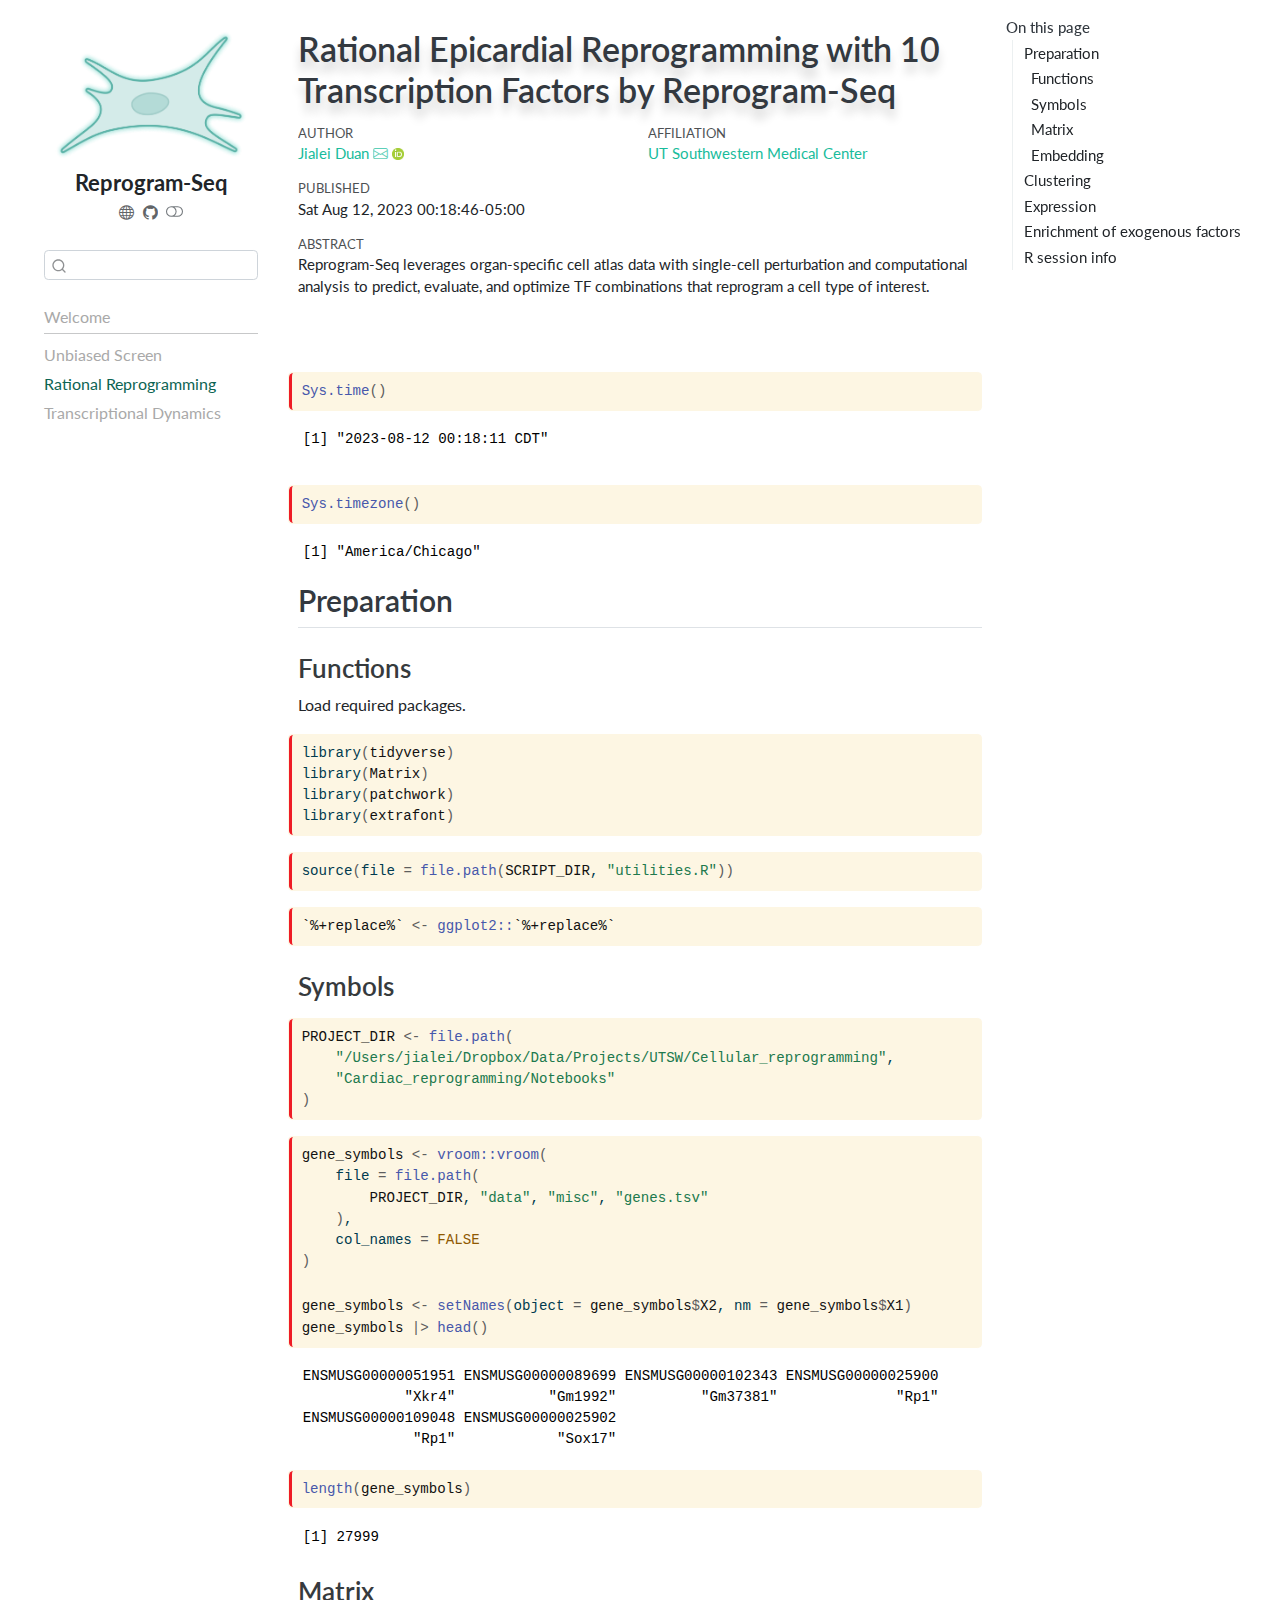
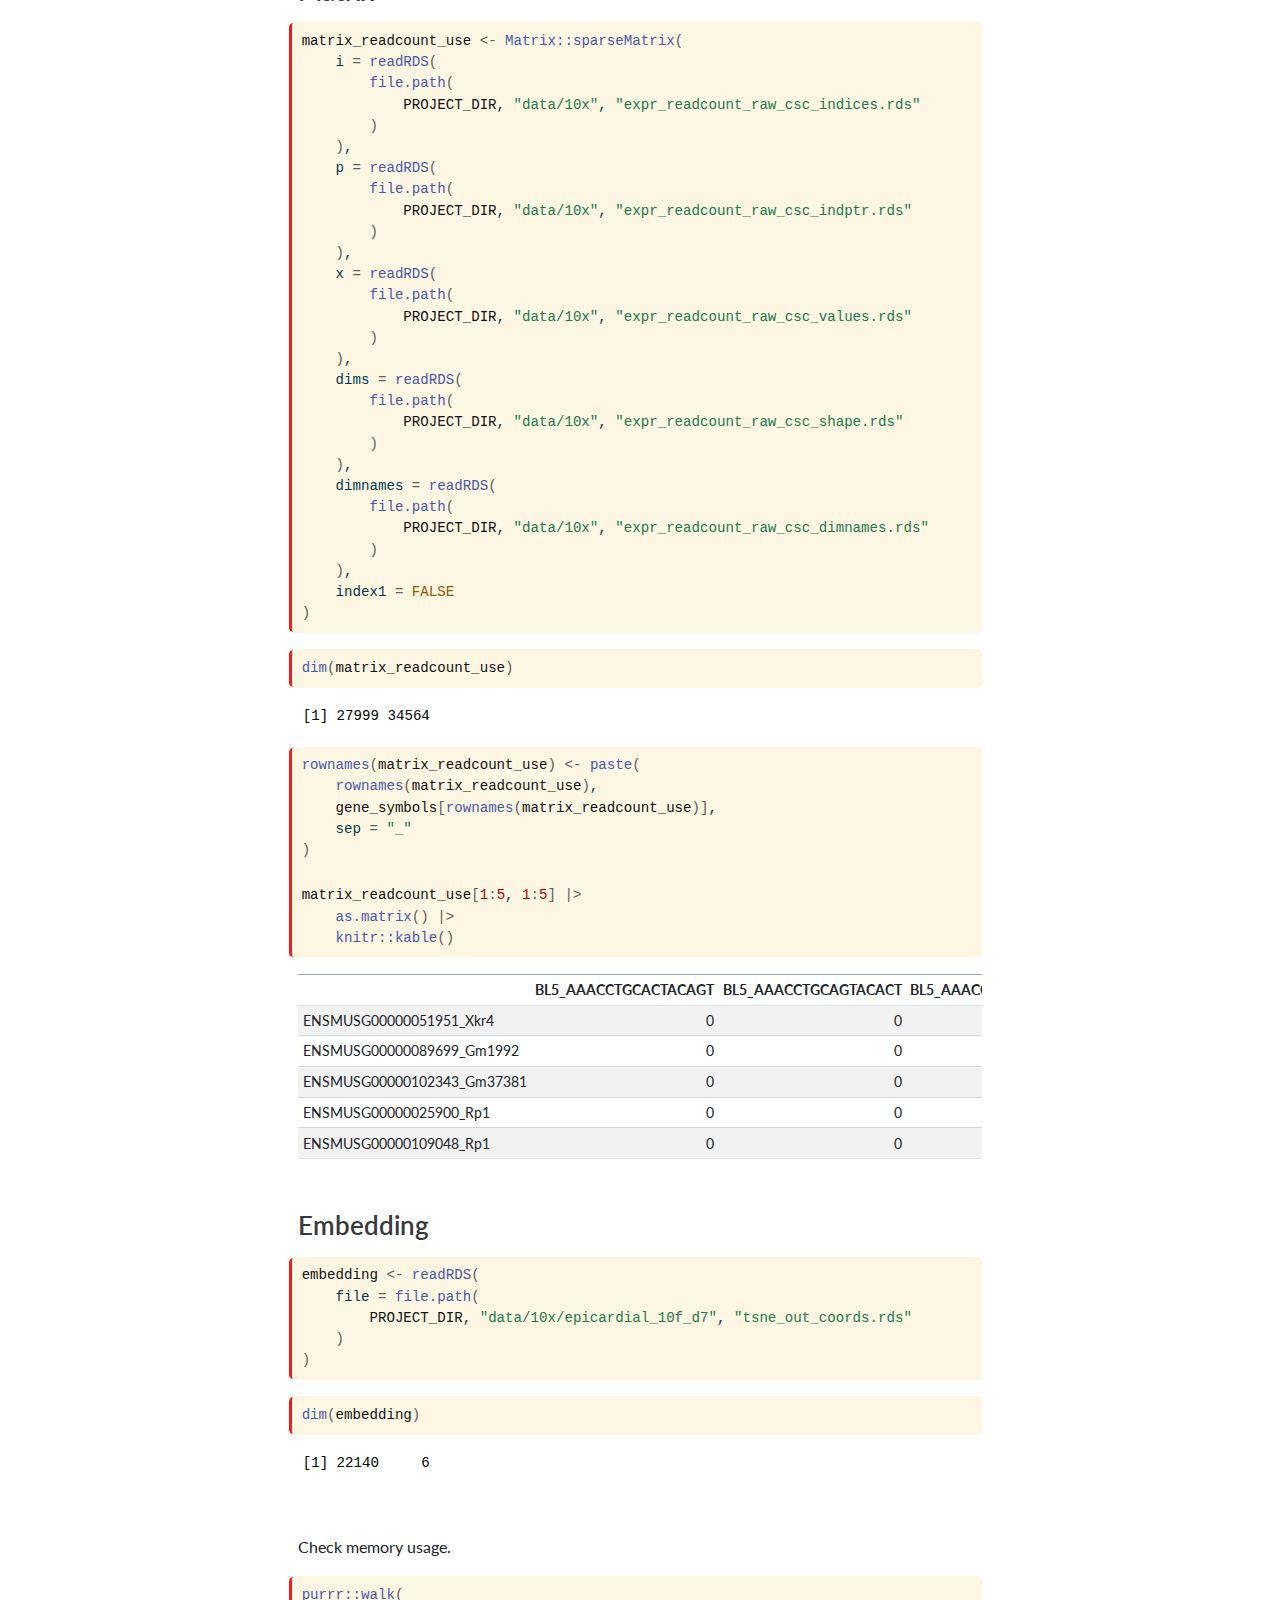
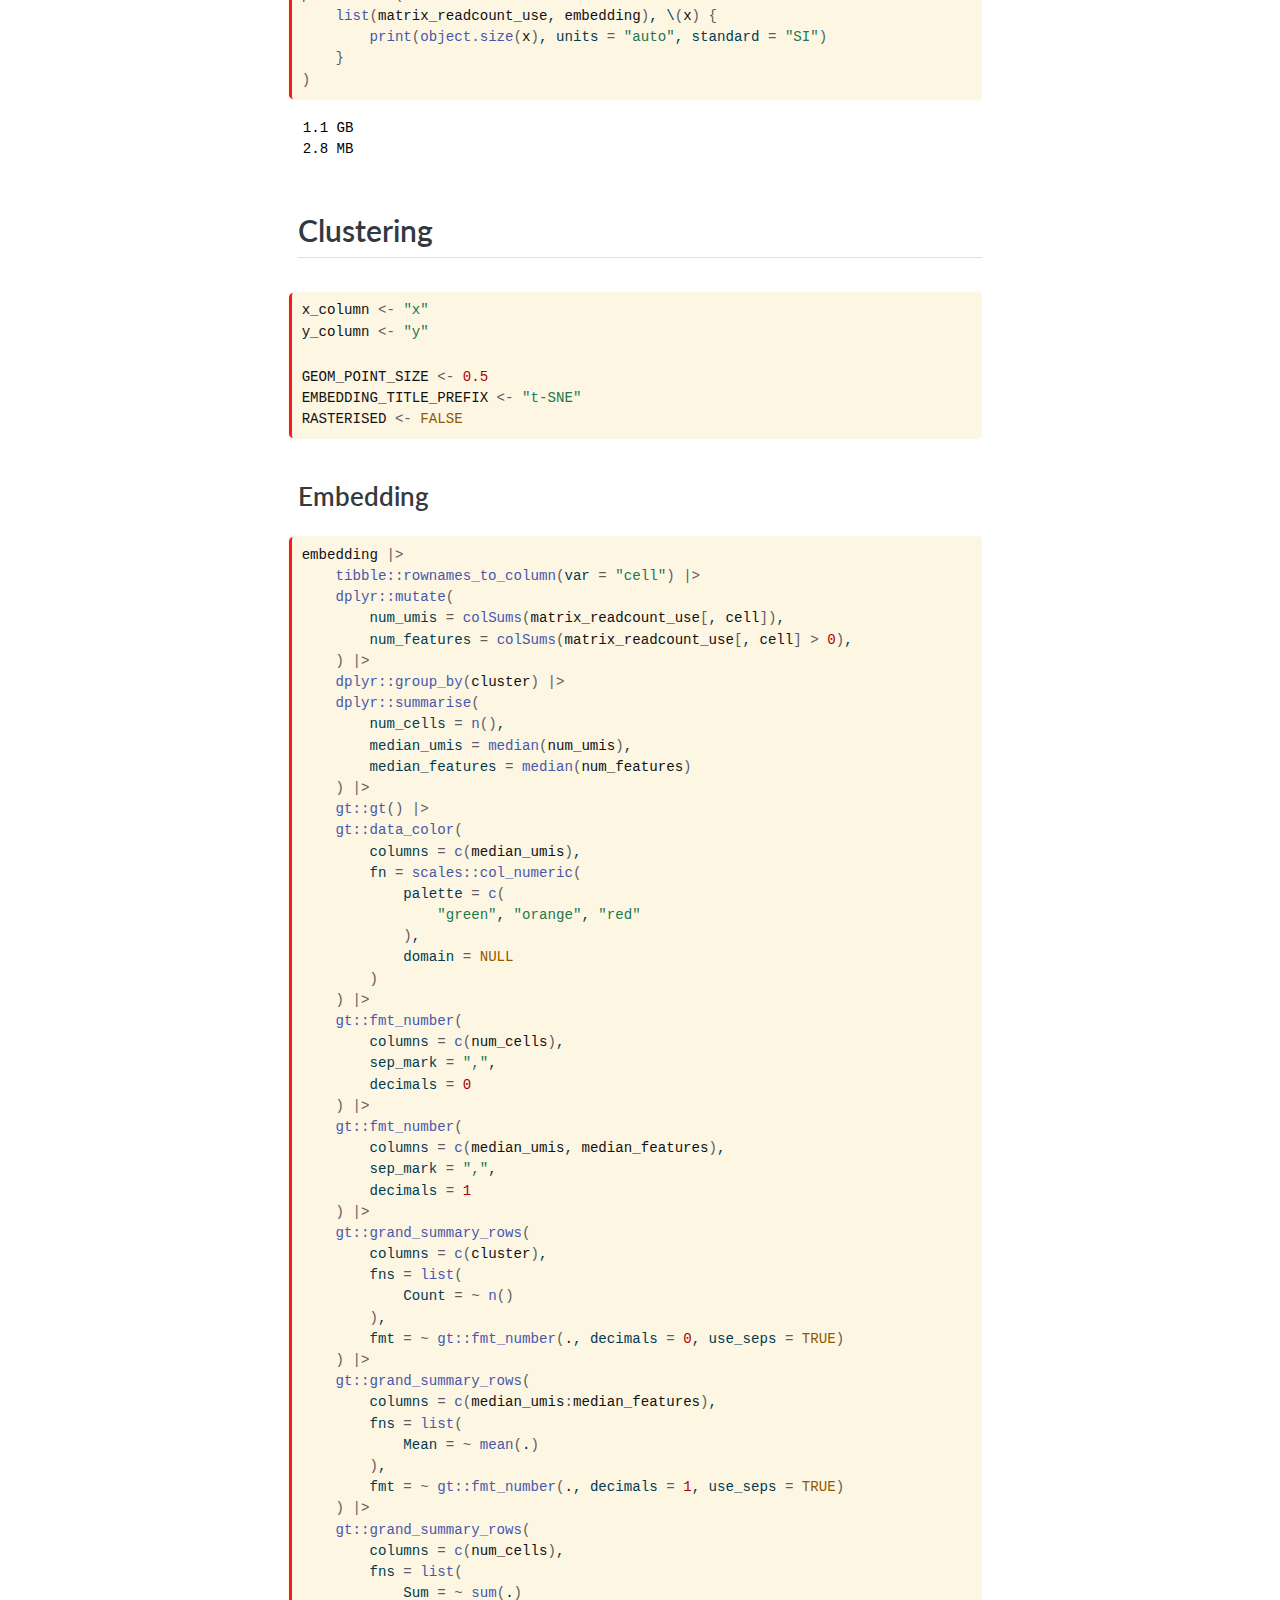
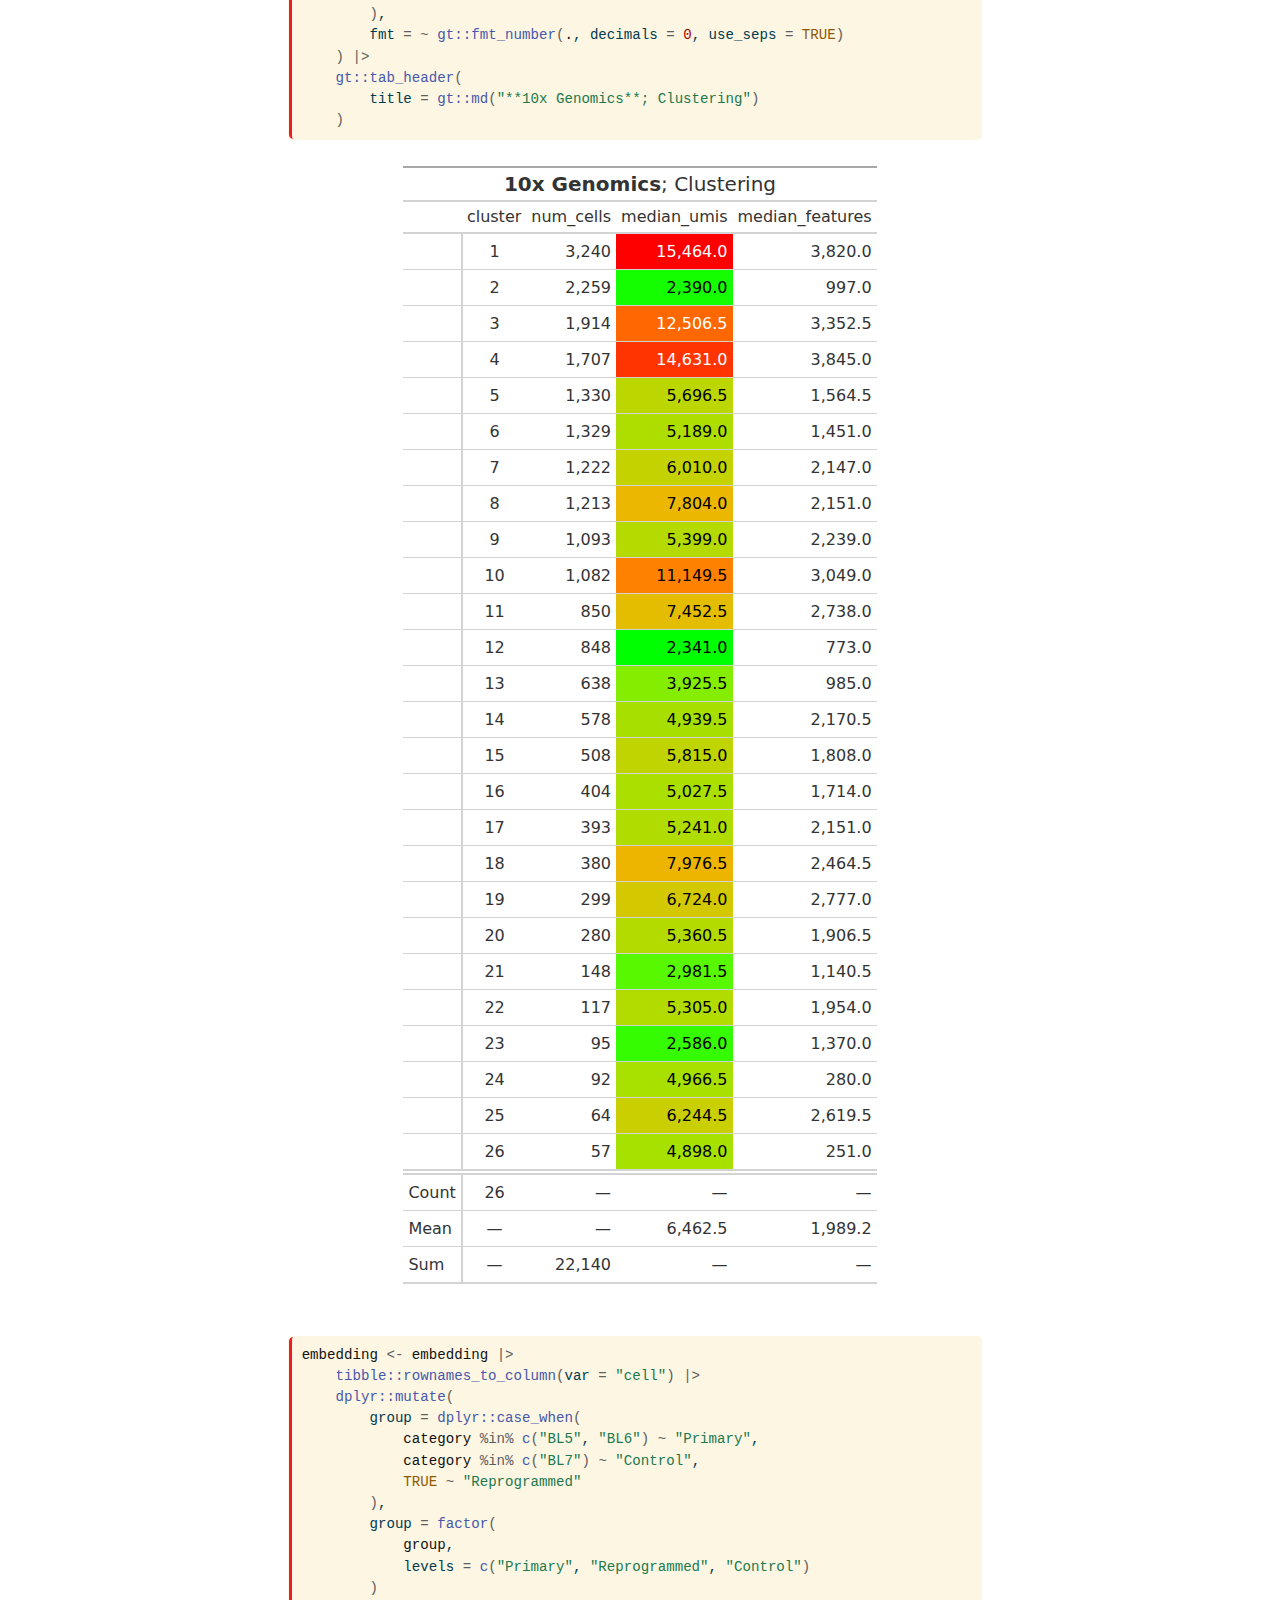
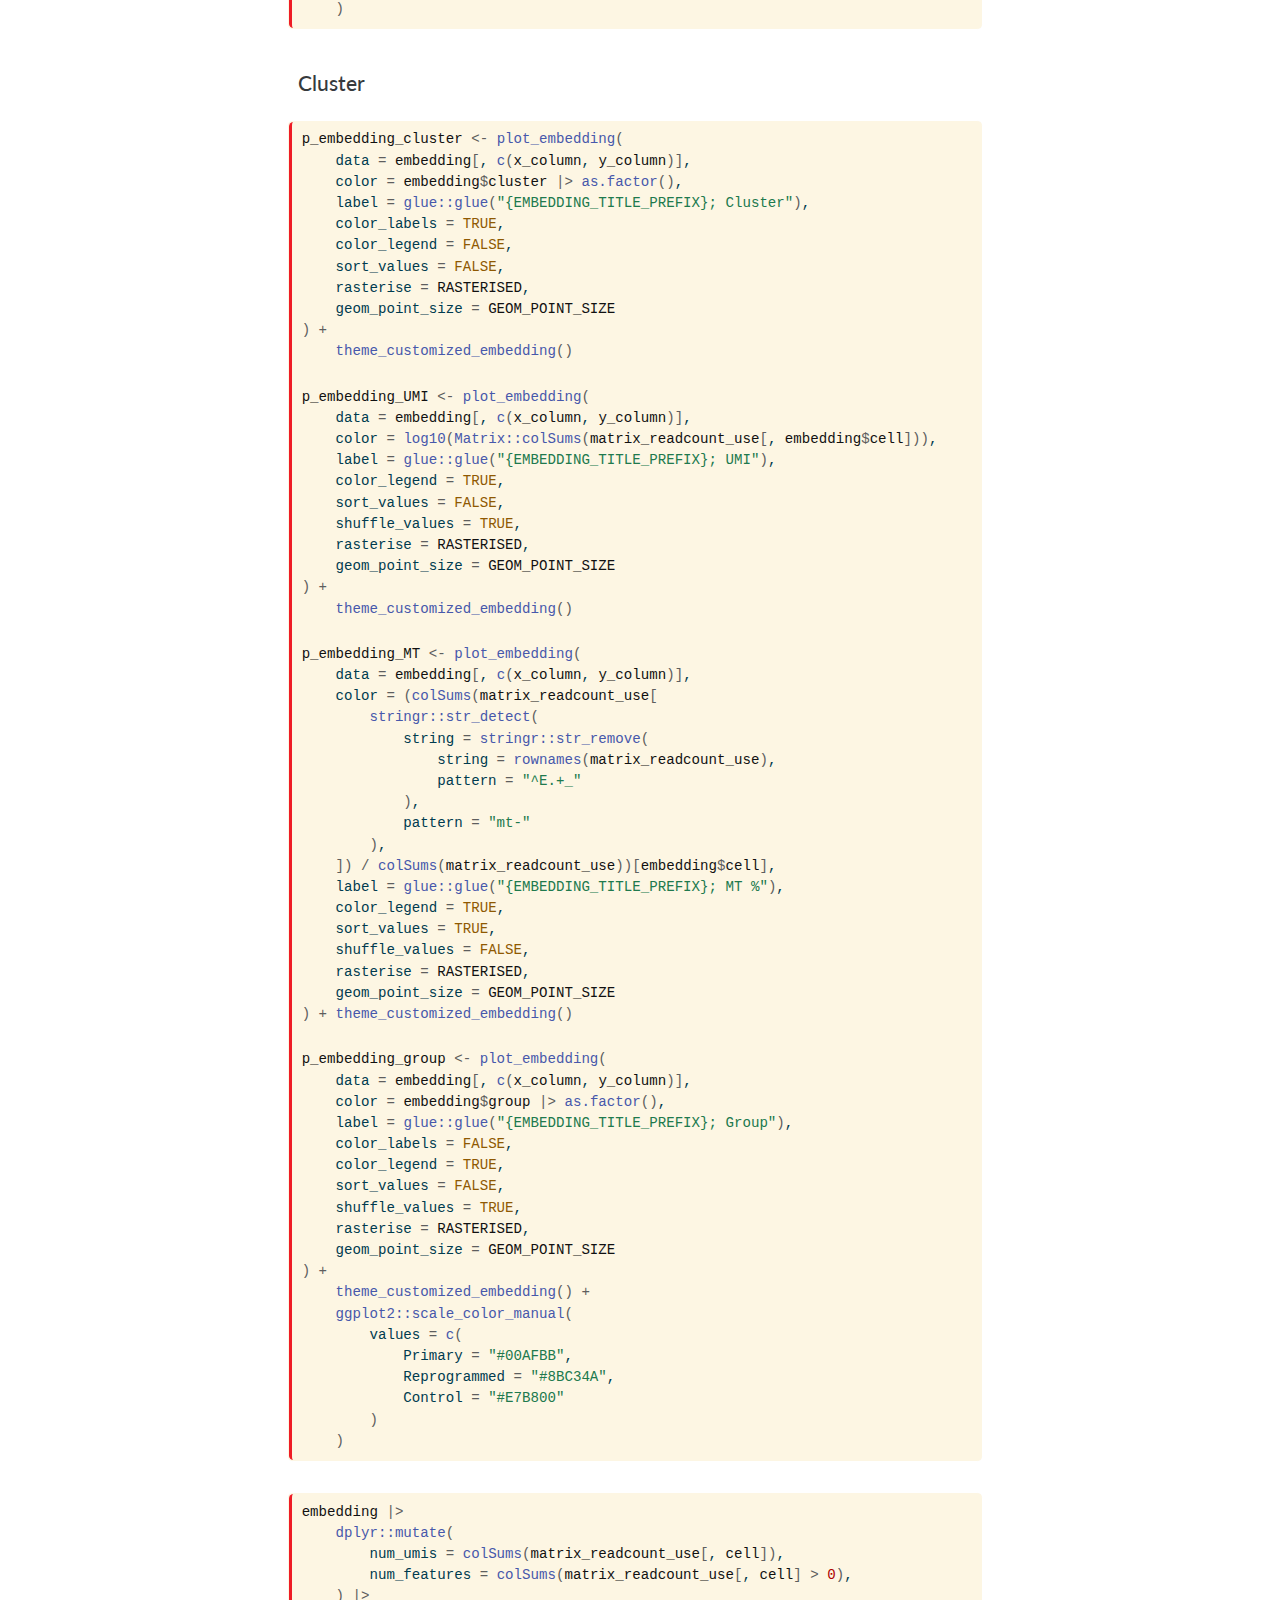
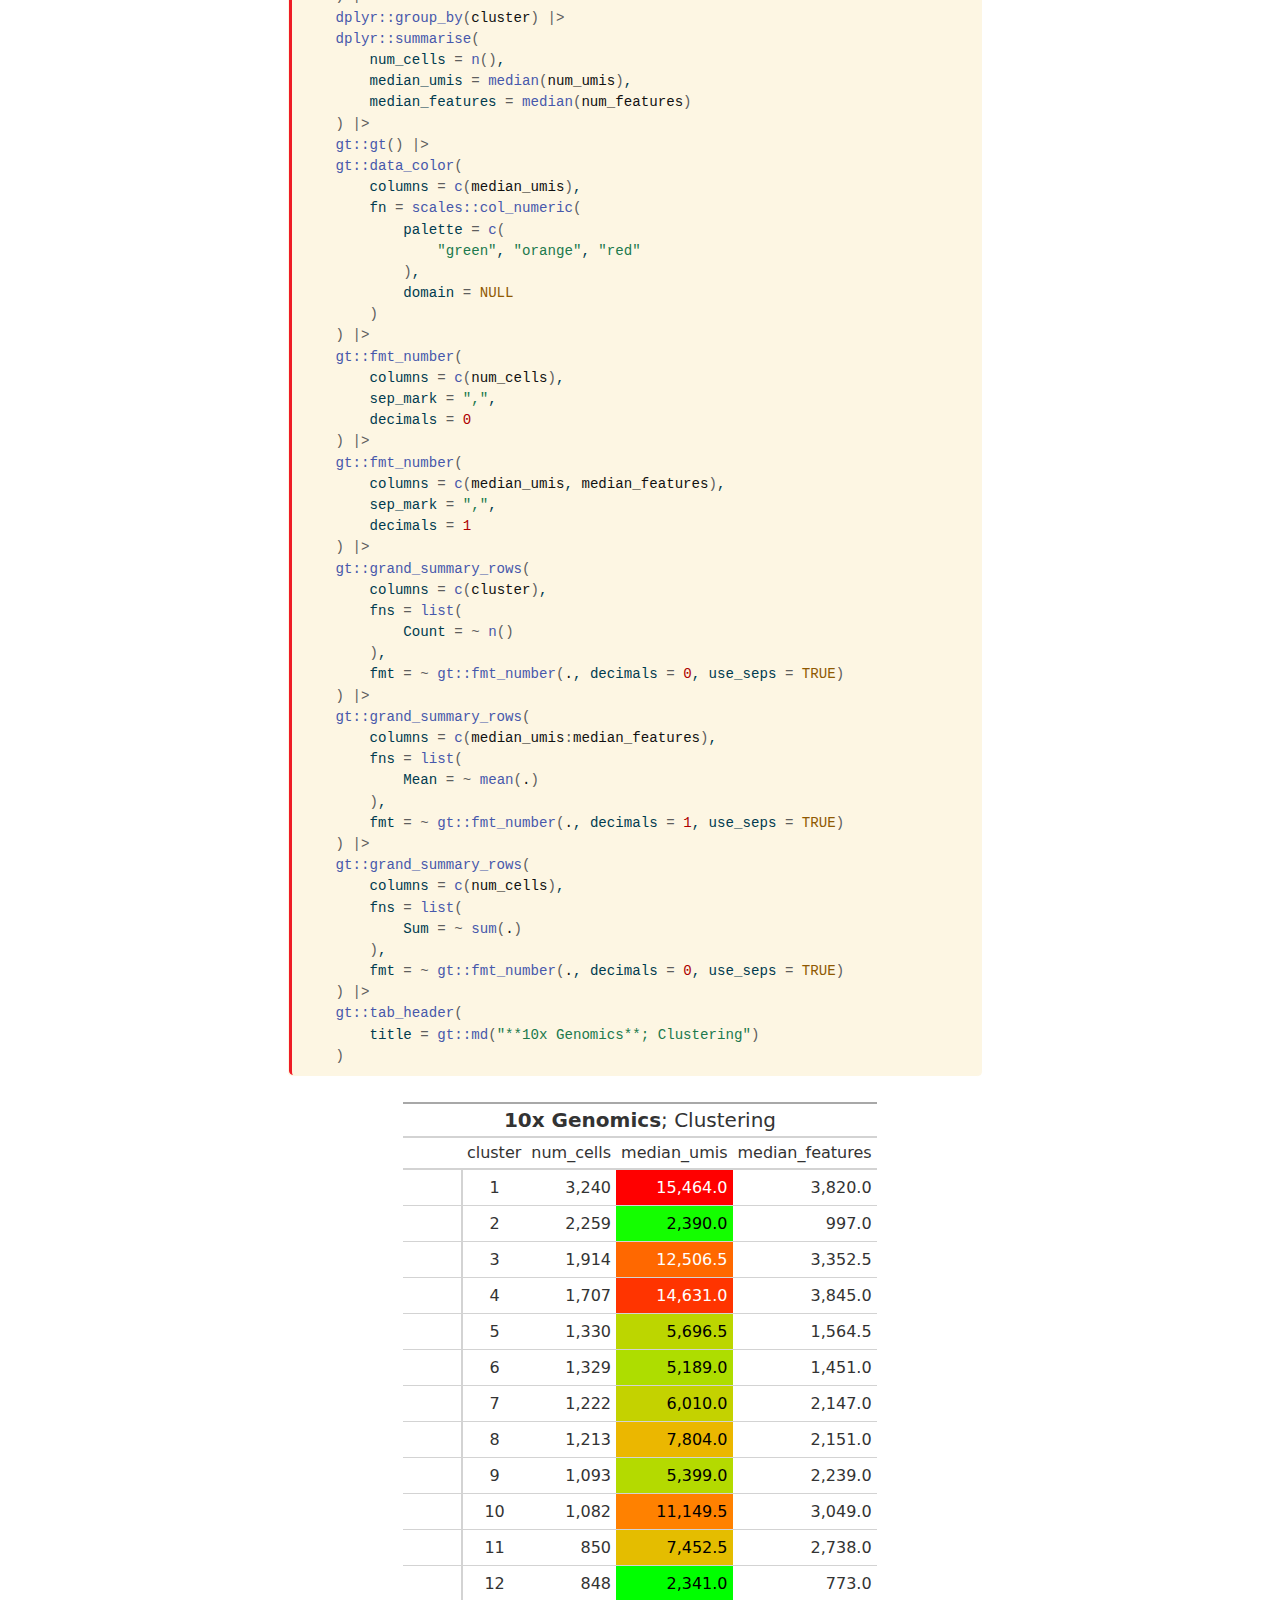
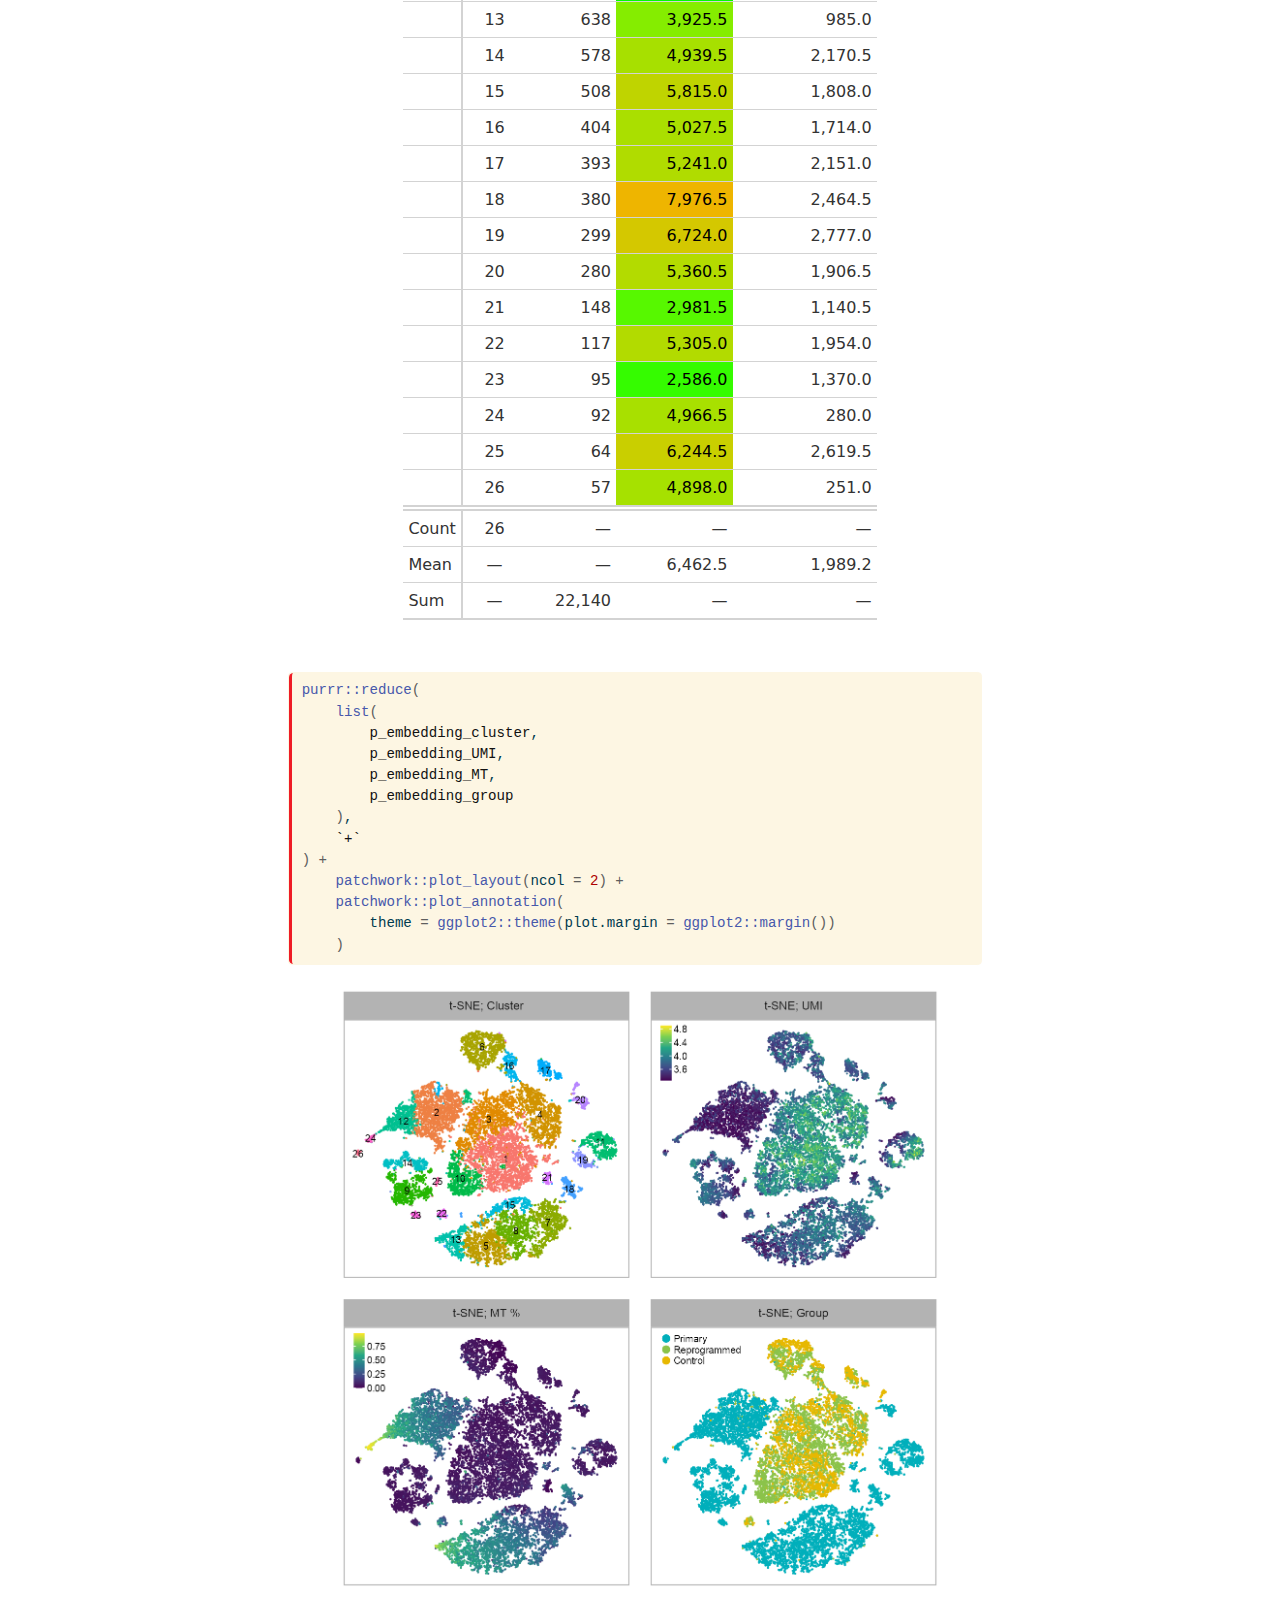
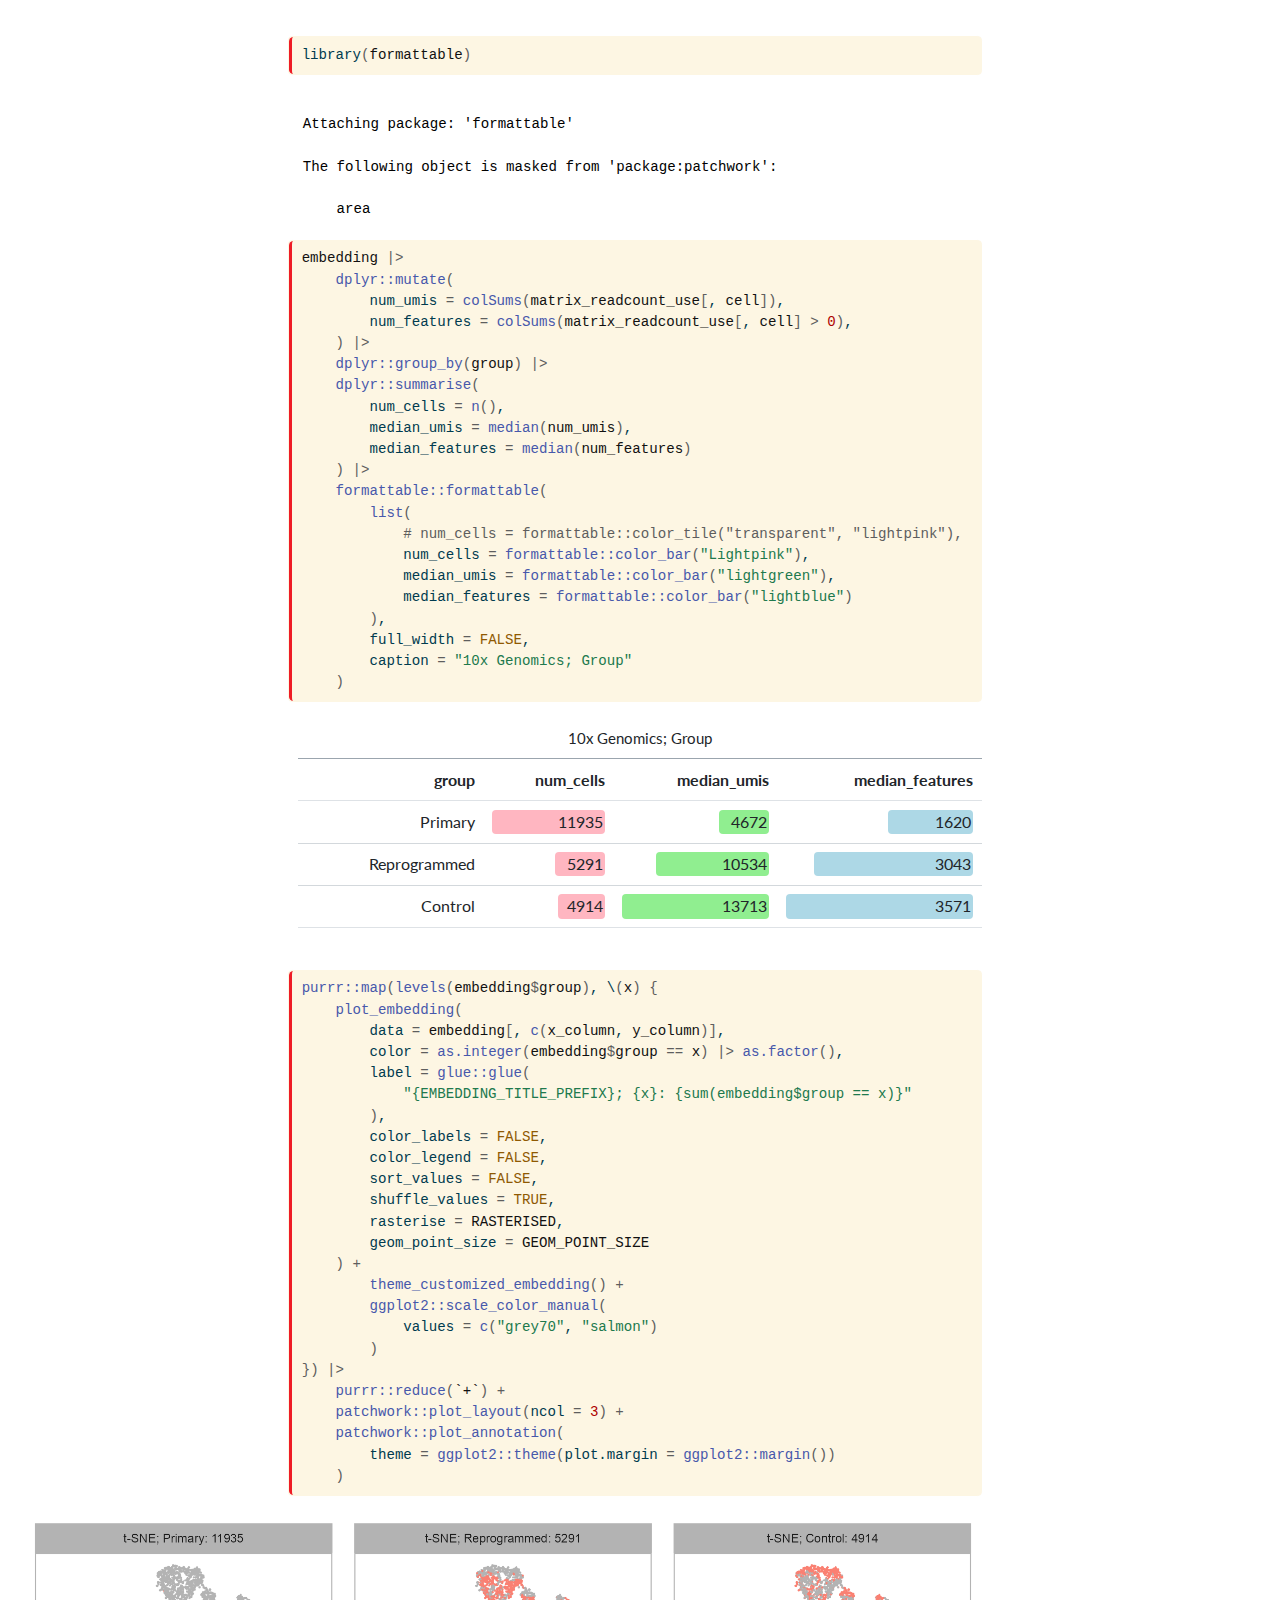
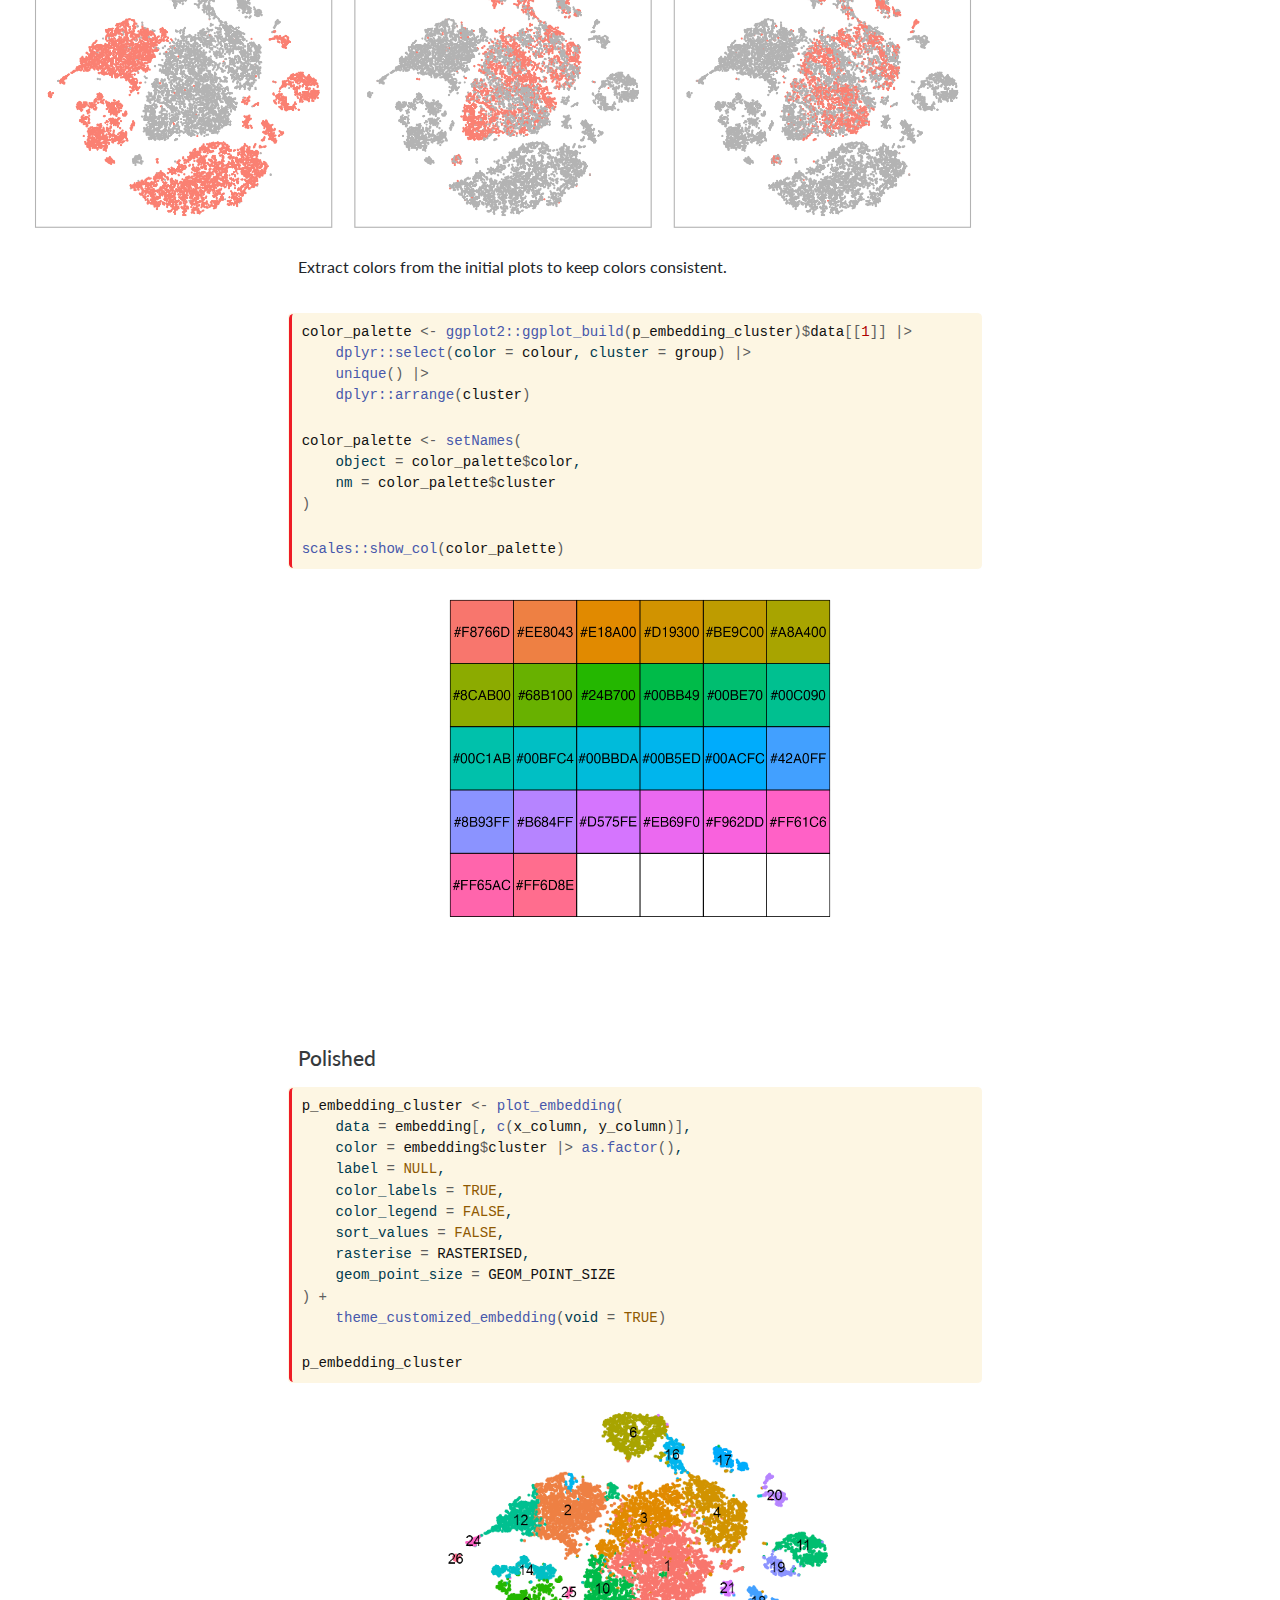
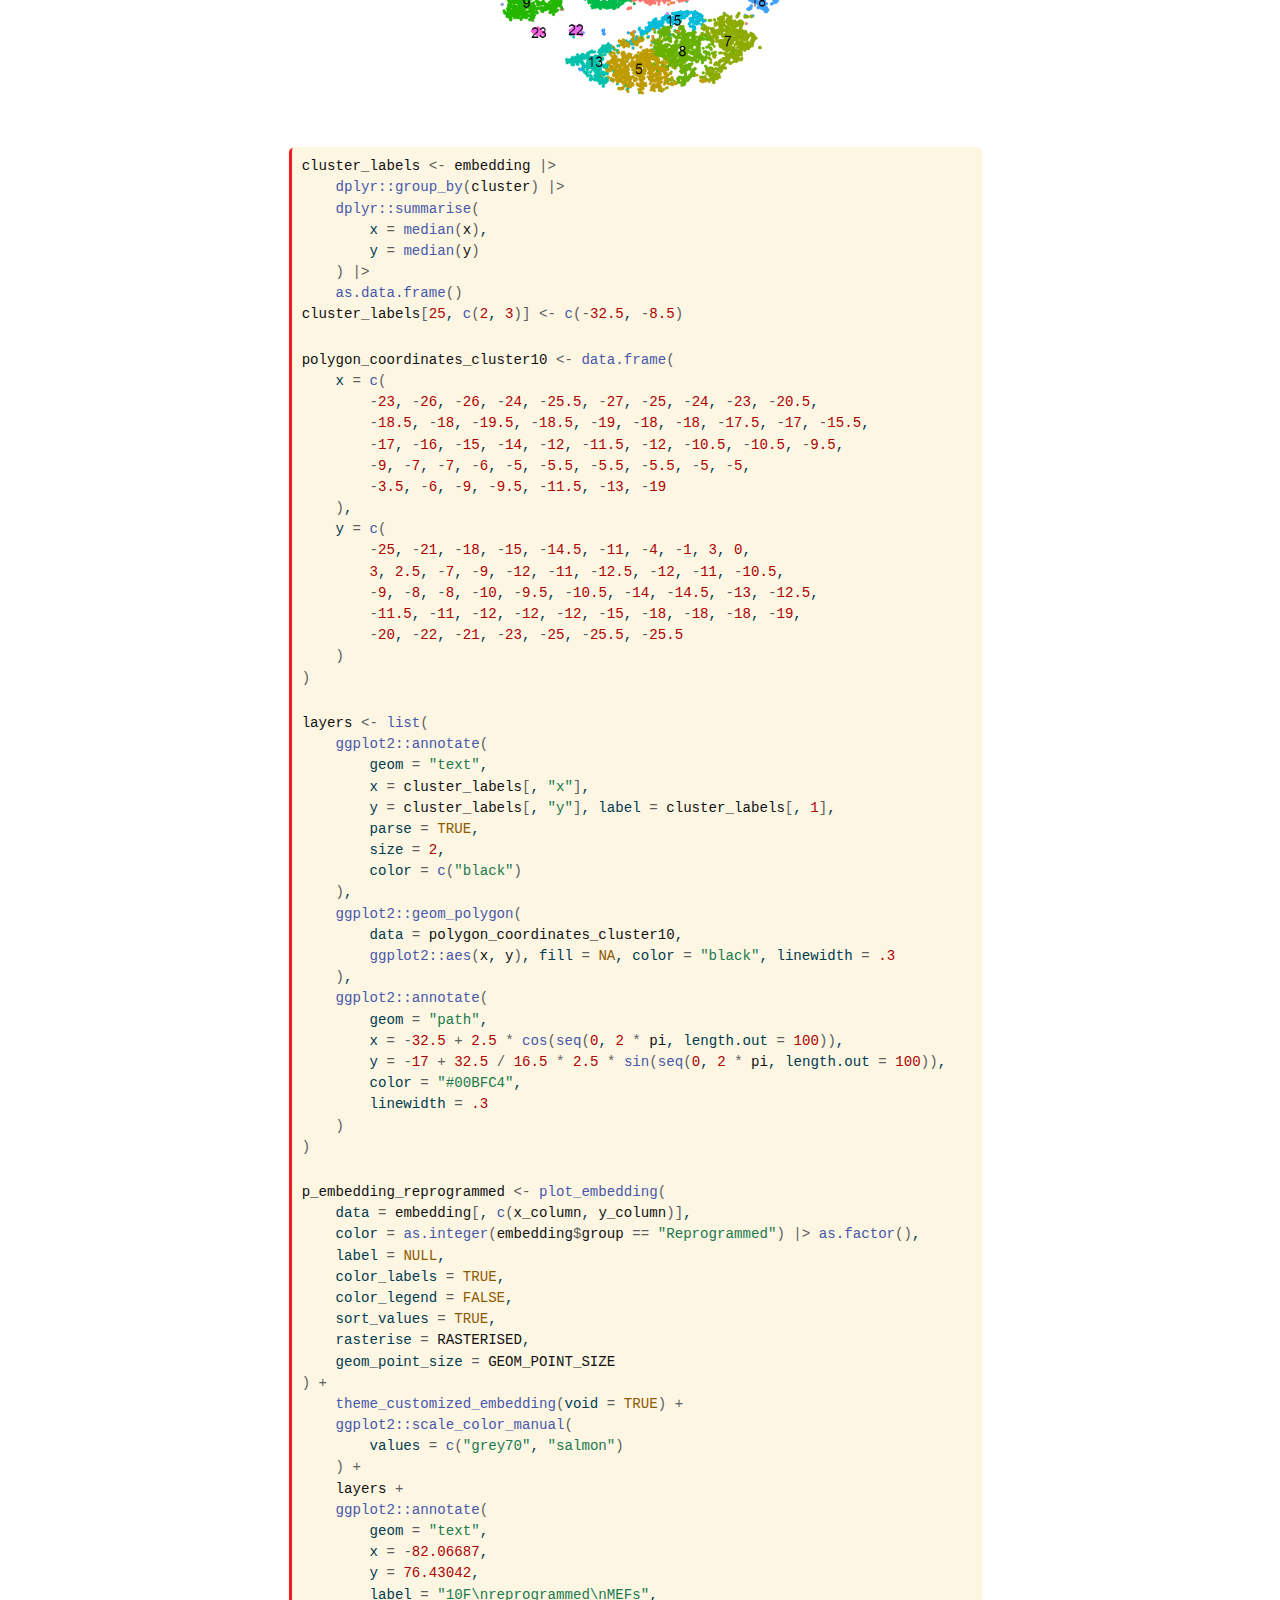
<file: docs/rational_epicardial_reprogramming.html>
<!DOCTYPE html>
<html xmlns="http://www.w3.org/1999/xhtml" lang="en" xml:lang="en"><head>
<meta http-equiv="Content-Type" content="text/html; charset=UTF-8">
<meta charset="utf-8">
<meta name="generator" content="quarto-99.9.9">
<meta name="viewport" content="width=device-width, initial-scale=1.0, user-scalable=yes">
<meta name="author" content="Jialei Duan">
<title>Reprogram-Seq - Rational Epicardial Reprogramming with 10 Transcription Factors by Reprogram-Seq</title>
<style>
code{white-space: pre-wrap;}
span.smallcaps{font-variant: small-caps;}
div.columns{display: flex; gap: min(4vw, 1.5em);}
div.column{flex: auto; overflow-x: auto;}
div.hanging-indent{margin-left: 1.5em; text-indent: -1.5em;}
ul.task-list{list-style: none;}
ul.task-list li input[type="checkbox"] {
  width: 0.8em;
  margin: 0 0.8em 0.2em -1em; /* quarto-specific, see https://github.com/quarto-dev/quarto-cli/issues/4556 */ 
  vertical-align: middle;
}
/* CSS for syntax highlighting */
pre > code.sourceCode { white-space: pre; position: relative; }
pre > code.sourceCode > span { display: inline-block; line-height: 1.25; }
pre > code.sourceCode > span:empty { height: 1.2em; }
.sourceCode { overflow: visible; }
code.sourceCode > span { color: inherit; text-decoration: inherit; }
div.sourceCode { margin: 1em 0; }
pre.sourceCode { margin: 0; }
@media screen {
div.sourceCode { overflow: auto; }
}
@media print {
pre > code.sourceCode { white-space: pre-wrap; }
pre > code.sourceCode > span { text-indent: -5em; padding-left: 5em; }
}
pre.numberSource code
  { counter-reset: source-line 0; }
pre.numberSource code > span
  { position: relative; left: -4em; counter-increment: source-line; }
pre.numberSource code > span > a:first-child::before
  { content: counter(source-line);
    position: relative; left: -1em; text-align: right; vertical-align: baseline;
    border: none; display: inline-block;
    -webkit-touch-callout: none; -webkit-user-select: none;
    -khtml-user-select: none; -moz-user-select: none;
    -ms-user-select: none; user-select: none;
    padding: 0 4px; width: 4em;
  }
pre.numberSource { margin-left: 3em;  padding-left: 4px; }
div.sourceCode
  {   }
@media screen {
pre > code.sourceCode > span > a:first-child::before { text-decoration: underline; }
}
</style>

<script src="site_libs/quarto-nav/quarto-nav.js"></script>
<script src="site_libs/clipboard/clipboard.min.js"></script>
<script src="site_libs/quarto-search/autocomplete.umd.js"></script>
<script src="site_libs/quarto-search/fuse.min.js"></script>
<script src="site_libs/quarto-search/quarto-search.js"></script>
<meta name="quarto:offset" content="./">
<link href="./global_reprogramming_of_transcription.html" rel="next">
<link href="./unbiased_reprogramming.html" rel="prev">
<link href="./favicon.png" rel="icon" type="image/png">
<script src="site_libs/quarto-html/quarto.js"></script>
<script src="site_libs/quarto-html/popper.min.js"></script>
<script src="site_libs/quarto-html/tippy.umd.min.js"></script>
<script src="site_libs/quarto-html/anchor.min.js"></script>
<link href="site_libs/quarto-html/tippy.css" rel="stylesheet">
<link href="site_libs/quarto-html/quarto-syntax-highlighting.css" rel="stylesheet" class="quarto-color-scheme" id="quarto-text-highlighting-styles">
<link href="site_libs/quarto-html/quarto-syntax-highlighting-dark.css" rel="prefetch" class="quarto-color-scheme quarto-color-alternate" id="quarto-text-highlighting-styles">
<script src="site_libs/bootstrap/bootstrap.min.js"></script>
<link href="site_libs/bootstrap/bootstrap-icons.css" rel="stylesheet">
<link href="site_libs/bootstrap/bootstrap.min.css" rel="stylesheet" class="quarto-color-scheme" id="quarto-bootstrap" data-mode="light">
<link href="site_libs/bootstrap/bootstrap-dark.min.css" rel="prefetch" class="quarto-color-scheme quarto-color-alternate" id="quarto-bootstrap" data-mode="dark">
<link href="site_libs/quarto-contrib/fontawesome6-0.1.0/all.css" rel="stylesheet">
<link href="site_libs/quarto-contrib/fontawesome6-0.1.0/latex-fontsize.css" rel="stylesheet"><script id="quarto-search-options" type="application/json">{
  "location": "sidebar",
  "copy-button": false,
  "collapse-after": 3,
  "panel-placement": "start",
  "type": "textbox",
  "limit": 20,
  "keyboard-shortcut": [
    "f",
    "/",
    "s"
  ],
  "language": {
    "search-no-results-text": "No results",
    "search-matching-documents-text": "matching documents",
    "search-copy-link-title": "Copy link to search",
    "search-hide-matches-text": "Hide additional matches",
    "search-more-match-text": "more match in this document",
    "search-more-matches-text": "more matches in this document",
    "search-clear-button-title": "Clear",
    "search-detached-cancel-button-title": "Cancel",
    "search-submit-button-title": "Submit",
    "search-label": "Search"
  }
}</script><script async="" src="https://www.googletagmanager.com/gtag/js?id=G-DFTWE6RXHL"></script><script type="text/javascript">

window.dataLayer = window.dataLayer || [];
function gtag(){dataLayer.push(arguments);}
gtag('js', new Date());
gtag('config', 'G-DFTWE6RXHL', { 'anonymize_ip': true});
</script><link rel="stylesheet" href="styles.css">
<meta property="og:title" content="Reprogram-Seq - Rational Epicardial Reprogramming with 10 Transcription Factors by Reprogram-Seq">
<meta property="og:description" content="Reprogram-Seq leverages organ-specific cell atlas data with single-cell perturbation and computational analysis to predict, evaluate, and optimize TF combinations that reprogram a cell type of interest.">
<meta property="og:image" content="https://jlduan.github.io/Reprogram-Seq/workflow.jpg">
<meta property="og:site_name" content="Reprogram-Seq">
<meta name="twitter:title" content="Rational Reprogramming of Cellular States by Combinatorial Perturbation">
<meta name="twitter:description" content="Reprogram-Seq leverages organ-specific cell atlas data with single-cell perturbation and computational analysis to predict, evaluate, and optimize TF combinations that reprogram a cell type of interest.">
<meta name="twitter:image" content="https://jlduan.github.io/Reprogram-Seq/workflow.jpg">
<meta name="twitter:creator" content="@jlduan">
<meta name="twitter:card" content="summary_large_image">
<meta name="citation_title" content="Rational Reprogramming of Cellular States by Combinatorial Perturbation">
<meta name="citation_abstract" content="Reprogram-Seq leverages organ-specific cell atlas data with single-cell perturbation and computational analysis to predict, evaluate, and optimize TF combinations that reprogram a cell type of interest.
">
<meta name="citation_keywords" content="cellular reprogramming,single-cell RNA-Seq,single-cell perturbation,transcription factor,cardiac
">
<meta name="citation_author" content="Jialei Duan">
<meta name="citation_author" content="Boxun Li">
<meta name="citation_author" content="Minoti Bhakta">
<meta name="citation_author" content="Shiqi Xie">
<meta name="citation_author" content="Pei Zhou">
<meta name="citation_author" content="Nikhil V. Munshi">
<meta name="citation_author" content="Gary C. Hon">
<meta name="citation_publication_date" content="2023-08-12">
<meta name="citation_cover_date" content="2023-08-12">
<meta name="citation_year" content="2023">
<meta name="citation_online_date" content="2019-06-18">
<meta name="citation_fulltext_html_url" content="https://doi.org/10.1016/j.celrep.2019.05.079">
<meta name="citation_issue" content="12">
<meta name="citation_doi" content="10.1016/j.celrep.2019.05.079">
<meta name="citation_pmid" content="31216470">
<meta name="citation_volume" content="27">
<meta name="citation_language" content="en">
<meta name="citation_firstpage" content="3486">
<meta name="citation_lastpage" content="3499000000">
<meta name="citation_journal_title" content="Cell reports">
<meta name="citation_publisher" content="Cell Press">
</head>
<body class="nav-sidebar floating">

<div id="quarto-search-results"></div>
  <header id="quarto-header" class="headroom fixed-top"><nav class="quarto-secondary-nav"><div class="container-fluid d-flex">
      <button type="button" class="quarto-btn-toggle btn" data-bs-toggle="collapse" data-bs-target="#quarto-sidebar,#quarto-sidebar-glass" aria-controls="quarto-sidebar" aria-expanded="false" aria-label="Toggle sidebar navigation" onclick="if (window.quartoToggleHeadroom) { window.quartoToggleHeadroom(); }">
        <i class="bi bi-layout-text-sidebar-reverse"></i>
      </button>
        <nav class="quarto-page-breadcrumbs" aria-label="breadcrumb"><ol class="breadcrumb"><li class="breadcrumb-item"><a href="./rational_epicardial_reprogramming.html">Rational Reprogramming</a></li></ol></nav>
        <a class="flex-grow-1" role="button" data-bs-toggle="collapse" data-bs-target="#quarto-sidebar,#quarto-sidebar-glass" aria-controls="quarto-sidebar" aria-expanded="false" aria-label="Toggle sidebar navigation" onclick="if (window.quartoToggleHeadroom) { window.quartoToggleHeadroom(); }">      
        </a>
      <button type="button" class="btn quarto-search-button" aria-label="" onclick="window.quartoOpenSearch();">
        <i class="bi bi-search"></i>
      </button>
    </div>
  </nav></header><!-- content --><div id="quarto-content" class="quarto-container page-columns page-rows-contents page-layout-article">
<!-- sidebar -->
  <nav id="quarto-sidebar" class="sidebar collapse collapse-horizontal sidebar-navigation floating overflow-auto"><div class="pt-lg-2 mt-2 text-center sidebar-header sidebar-header-stacked">
      <a href="./index.html" class="sidebar-logo-link">
      <img src="./logo.png" alt="" class="sidebar-logo py-0 d-lg-inline d-none"></a>
    <div class="sidebar-title mb-0 py-0">
      <a href="./"><strong>Reprogram-Seq</strong></a> 
        <div class="sidebar-tools-main tools-wide">
    <a href="https://github.com/jlduan" title="Reprogram-Seq" class="quarto-navigation-tool px-1" aria-label="Reprogram-Seq"><i class="bi bi-globe"></i></a>
    <a href="https://github.com/jlduan/Reprogram-Seq" title="GitHub" class="quarto-navigation-tool px-1" aria-label="GitHub"><i class="bi bi-github"></i></a>
  <a href="" class="quarto-color-scheme-toggle quarto-navigation-tool  px-1" onclick="window.quartoToggleColorScheme(); return false;" title="Toggle dark mode"><i class="bi"></i></a>
</div>
    </div>
      </div>
        <div class="mt-2 flex-shrink-0 align-items-center">
        <div class="sidebar-search">
        <div id="quarto-search" class="" title="Search"></div>
        </div>
        </div>
    <div class="sidebar-menu-container"> 
    <ul class="list-unstyled mt-1">
<li class="sidebar-item">
  <div class="sidebar-item-container"> 
  <a href="./index.html" class="sidebar-item-text sidebar-link">
 <span class="menu-text">Welcome</span></a>
  </div>
</li>
        <li class="px-0"><hr class="sidebar-divider hi "></li>
        <li class="sidebar-item">
  <div class="sidebar-item-container"> 
  <a href="./unbiased_reprogramming.html" class="sidebar-item-text sidebar-link">
 <span class="menu-text">Unbiased Screen</span></a>
  </div>
</li>
        <li class="sidebar-item">
  <div class="sidebar-item-container"> 
  <a href="./rational_epicardial_reprogramming.html" class="sidebar-item-text sidebar-link active">
 <span class="menu-text">Rational Reprogramming</span></a>
  </div>
</li>
        <li class="sidebar-item">
  <div class="sidebar-item-container"> 
  <a href="./global_reprogramming_of_transcription.html" class="sidebar-item-text sidebar-link">
 <span class="menu-text">Transcriptional Dynamics</span></a>
  </div>
</li>
    </ul>
</div>
</nav><div id="quarto-sidebar-glass" data-bs-toggle="collapse" data-bs-target="#quarto-sidebar,#quarto-sidebar-glass"></div>
<!-- margin-sidebar -->
    <div id="quarto-margin-sidebar" class="sidebar margin-sidebar">
        <nav id="TOC" role="doc-toc" class="toc-active"><h2 id="toc-title">On this page</h2>
   
  <ul>
<li>
<a href="#preparation" id="toc-preparation" class="nav-link active" data-scroll-target="#preparation">Preparation</a>
  <ul>
<li><a href="#functions" id="toc-functions" class="nav-link" data-scroll-target="#functions">Functions</a></li>
  <li><a href="#symbols" id="toc-symbols" class="nav-link" data-scroll-target="#symbols">Symbols</a></li>
  <li><a href="#matrix" id="toc-matrix" class="nav-link" data-scroll-target="#matrix">Matrix</a></li>
  <li><a href="#embedding" id="toc-embedding" class="nav-link" data-scroll-target="#embedding">Embedding</a></li>
  </ul>
</li>
  <li>
<a href="#clustering" id="toc-clustering" class="nav-link" data-scroll-target="#clustering">Clustering</a>
  <ul>
<li>
<a href="#embedding-1" id="toc-embedding-1" class="nav-link" data-scroll-target="#embedding-1">Embedding</a>
  <ul class="collapse">
<li><a href="#cluster" id="toc-cluster" class="nav-link" data-scroll-target="#cluster">Cluster</a></li>
  <li><a href="#polished" id="toc-polished" class="nav-link" data-scroll-target="#polished">Polished</a></li>
  </ul>
</li>
  <li><a href="#composition" id="toc-composition" class="nav-link" data-scroll-target="#composition">Composition</a></li>
  </ul>
</li>
  <li>
<a href="#expression" id="toc-expression" class="nav-link" data-scroll-target="#expression">Expression</a>
  <ul>
<li><a href="#embedding-2" id="toc-embedding-2" class="nav-link" data-scroll-target="#embedding-2">Embedding</a></li>
  <li><a href="#bar-plot" id="toc-bar-plot" class="nav-link" data-scroll-target="#bar-plot">Bar plot</a></li>
  </ul>
</li>
  <li><a href="#enrichment-of-exogenous-factors" id="toc-enrichment-of-exogenous-factors" class="nav-link" data-scroll-target="#enrichment-of-exogenous-factors">Enrichment of exogenous factors</a></li>
  <li><a href="#r-session-info" id="toc-r-session-info" class="nav-link" data-scroll-target="#r-session-info">R session info</a></li>
  </ul></nav>
    </div>
<!-- main -->
<main class="content page-columns page-full" id="quarto-document-content"><header id="title-block-header" class="quarto-title-block default"><div class="quarto-title">
<h1 class="title">Rational Epicardial Reprogramming with 10 Transcription Factors by Reprogram-Seq</h1>
</div>


<div class="quarto-title-meta-author">
  <div class="quarto-title-meta-heading">Author</div>
  <div class="quarto-title-meta-heading">Affiliation</div>
  
    <div class="quarto-title-meta-contents">
    <p class="author"><a href="https://github.com/jlduan">Jialei Duan</a> <a href="mailto:duanjl+reprogram-seq@gmail.com" class="quarto-title-author-email"><i class="bi bi-envelope"></i></a> <a href="https://orcid.org/0000-0003-4086-7461" class="quarto-title-author-orcid"> <img src="[data-uri]"></a></p>
  </div>
    <div class="quarto-title-meta-contents">
        <p class="affiliation">
            <a href="https://www.utsouthwestern.edu/education/medical-school/departments/green-center">
            UT Southwestern Medical Center
            </a>
          </p>
      </div>
    </div>

<div class="quarto-title-meta">

      
    <div>
    <div class="quarto-title-meta-heading">Published</div>
    <div class="quarto-title-meta-contents">
      <p class="date">Sat Aug 12, 2023 00:18:46-05:00</p>
    </div>
  </div>
  
    
  </div>
  
<div>
  <div class="abstract">
    <div class="block-title">Abstract</div>
    <p>Reprogram-Seq leverages organ-specific cell atlas data with single-cell perturbation and computational analysis to predict, evaluate, and optimize TF combinations that reprogram a cell type of interest.</p>
  </div>
</div>


</header><p><br></p>
<div class="cell">
<div class="sourceCode" id="cb1"><pre class="downlit sourceCode r code-with-copy"><code class="sourceCode R"><span><span class="fu"><a href="https://rdrr.io/r/base/Sys.time.html">Sys.time</a></span><span class="op">(</span><span class="op">)</span></span></code><button title="Copy to Clipboard" class="code-copy-button"><i class="bi"></i></button></pre></div>
<div class="cell-output cell-output-stdout">
<pre><code>[1] "2023-08-12 00:18:11 CDT"</code></pre>
</div>
</div>
<div class="cell">
<div class="sourceCode" id="cb3"><pre class="downlit sourceCode r code-with-copy"><code class="sourceCode R"><span><span class="fu"><a href="https://rdrr.io/r/base/timezones.html">Sys.timezone</a></span><span class="op">(</span><span class="op">)</span></span></code><button title="Copy to Clipboard" class="code-copy-button"><i class="bi"></i></button></pre></div>
<div class="cell-output cell-output-stdout">
<pre><code>[1] "America/Chicago"</code></pre>
</div>
</div>
<section id="preparation" class="level2"><h2 class="anchored" data-anchor-id="preparation">Preparation</h2>
<section id="functions" class="level3"><h3 class="anchored" data-anchor-id="functions">Functions</h3>
<p>Load required packages.</p>
<div class="cell">
<div class="sourceCode" id="cb5"><pre class="downlit sourceCode r code-with-copy"><code class="sourceCode R"><span><span class="kw"><a href="https://rdrr.io/r/base/library.html">library</a></span><span class="op">(</span><span class="va"><a href="https://tidyverse.tidyverse.org">tidyverse</a></span><span class="op">)</span></span>
<span><span class="kw"><a href="https://rdrr.io/r/base/library.html">library</a></span><span class="op">(</span><span class="va"><a href="https://Matrix.R-forge.R-project.org">Matrix</a></span><span class="op">)</span></span>
<span><span class="kw"><a href="https://rdrr.io/r/base/library.html">library</a></span><span class="op">(</span><span class="va"><a href="https://patchwork.data-imaginist.com">patchwork</a></span><span class="op">)</span></span>
<span><span class="kw"><a href="https://rdrr.io/r/base/library.html">library</a></span><span class="op">(</span><span class="va"><a href="https://github.com/wch/extrafont">extrafont</a></span><span class="op">)</span></span></code><button title="Copy to Clipboard" class="code-copy-button"><i class="bi"></i></button></pre></div>
</div>
<div class="cell">
<div class="sourceCode" id="cb6"><pre class="downlit sourceCode r code-with-copy"><code class="sourceCode R"><span><span class="kw"><a href="https://rdrr.io/r/base/source.html">source</a></span><span class="op">(</span>file <span class="op">=</span> <span class="fu"><a href="https://rdrr.io/r/base/file.path.html">file.path</a></span><span class="op">(</span><span class="va">SCRIPT_DIR</span>, <span class="st">"utilities.R"</span><span class="op">)</span><span class="op">)</span></span></code><button title="Copy to Clipboard" class="code-copy-button"><i class="bi"></i></button></pre></div>
</div>
<div class="cell">
<div class="sourceCode" id="cb7"><pre class="downlit sourceCode r code-with-copy"><code class="sourceCode R"><span><span class="va">`%+replace%`</span> <span class="op">&lt;-</span> <span class="fu">ggplot2</span><span class="fu">::</span><span class="va">`%+replace%`</span></span></code><button title="Copy to Clipboard" class="code-copy-button"><i class="bi"></i></button></pre></div>
</div>
</section><section id="symbols" class="level3"><h3 class="anchored" data-anchor-id="symbols">Symbols</h3>
<div class="cell">
<div class="sourceCode" id="cb8"><pre class="downlit sourceCode r code-with-copy"><code class="sourceCode R"><span><span class="va">PROJECT_DIR</span> <span class="op">&lt;-</span> <span class="fu"><a href="https://rdrr.io/r/base/file.path.html">file.path</a></span><span class="op">(</span></span>
<span>    <span class="st">"/Users/jialei/Dropbox/Data/Projects/UTSW/Cellular_reprogramming"</span>,</span>
<span>    <span class="st">"Cardiac_reprogramming/Notebooks"</span></span>
<span><span class="op">)</span></span></code><button title="Copy to Clipboard" class="code-copy-button"><i class="bi"></i></button></pre></div>
</div>
<div class="cell">
<div class="sourceCode" id="cb9"><pre class="downlit sourceCode r code-with-copy"><code class="sourceCode R"><span><span class="va">gene_symbols</span> <span class="op">&lt;-</span> <span class="fu">vroom</span><span class="fu">::</span><span class="fu"><a href="https://vroom.r-lib.org/reference/vroom.html">vroom</a></span><span class="op">(</span></span>
<span>    file <span class="op">=</span> <span class="fu"><a href="https://rdrr.io/r/base/file.path.html">file.path</a></span><span class="op">(</span></span>
<span>        <span class="va">PROJECT_DIR</span>, <span class="st">"data"</span>, <span class="st">"misc"</span>, <span class="st">"genes.tsv"</span></span>
<span>    <span class="op">)</span>,</span>
<span>    col_names <span class="op">=</span> <span class="cn">FALSE</span></span>
<span><span class="op">)</span></span>
<span></span>
<span><span class="va">gene_symbols</span> <span class="op">&lt;-</span> <span class="fu"><a href="https://rdrr.io/r/stats/setNames.html">setNames</a></span><span class="op">(</span>object <span class="op">=</span> <span class="va">gene_symbols</span><span class="op">$</span><span class="va">X2</span>, nm <span class="op">=</span> <span class="va">gene_symbols</span><span class="op">$</span><span class="va">X1</span><span class="op">)</span></span>
<span><span class="va">gene_symbols</span> <span class="op">|&gt;</span> <span class="fu"><a href="https://rdrr.io/r/utils/head.html">head</a></span><span class="op">(</span><span class="op">)</span></span></code><button title="Copy to Clipboard" class="code-copy-button"><i class="bi"></i></button></pre></div>
<div class="cell-output cell-output-stdout">
<pre><code>ENSMUSG00000051951 ENSMUSG00000089699 ENSMUSG00000102343 ENSMUSG00000025900 
            "Xkr4"           "Gm1992"          "Gm37381"              "Rp1" 
ENSMUSG00000109048 ENSMUSG00000025902 
             "Rp1"            "Sox17" </code></pre>
</div>
</div>
<div class="cell">
<div class="sourceCode" id="cb11"><pre class="downlit sourceCode r code-with-copy"><code class="sourceCode R"><span><span class="fu"><a href="https://rdrr.io/r/base/length.html">length</a></span><span class="op">(</span><span class="va">gene_symbols</span><span class="op">)</span></span></code><button title="Copy to Clipboard" class="code-copy-button"><i class="bi"></i></button></pre></div>
<div class="cell-output cell-output-stdout">
<pre><code>[1] 27999</code></pre>
</div>
</div>
</section><section id="matrix" class="level3"><h3 class="anchored" data-anchor-id="matrix">Matrix</h3>
<div class="cell">
<div class="sourceCode" id="cb13"><pre class="downlit sourceCode r code-with-copy"><code class="sourceCode R"><span><span class="va">matrix_readcount_use</span> <span class="op">&lt;-</span> <span class="fu">Matrix</span><span class="fu">::</span><span class="fu"><a href="https://rdrr.io/pkg/Matrix/man/sparseMatrix.html">sparseMatrix</a></span><span class="op">(</span></span>
<span>    i <span class="op">=</span> <span class="fu"><a href="https://rdrr.io/r/base/readRDS.html">readRDS</a></span><span class="op">(</span></span>
<span>        <span class="fu"><a href="https://rdrr.io/r/base/file.path.html">file.path</a></span><span class="op">(</span></span>
<span>            <span class="va">PROJECT_DIR</span>, <span class="st">"data/10x"</span>, <span class="st">"expr_readcount_raw_csc_indices.rds"</span></span>
<span>        <span class="op">)</span></span>
<span>    <span class="op">)</span>,</span>
<span>    p <span class="op">=</span> <span class="fu"><a href="https://rdrr.io/r/base/readRDS.html">readRDS</a></span><span class="op">(</span></span>
<span>        <span class="fu"><a href="https://rdrr.io/r/base/file.path.html">file.path</a></span><span class="op">(</span></span>
<span>            <span class="va">PROJECT_DIR</span>, <span class="st">"data/10x"</span>, <span class="st">"expr_readcount_raw_csc_indptr.rds"</span></span>
<span>        <span class="op">)</span></span>
<span>    <span class="op">)</span>,</span>
<span>    x <span class="op">=</span> <span class="fu"><a href="https://rdrr.io/r/base/readRDS.html">readRDS</a></span><span class="op">(</span></span>
<span>        <span class="fu"><a href="https://rdrr.io/r/base/file.path.html">file.path</a></span><span class="op">(</span></span>
<span>            <span class="va">PROJECT_DIR</span>, <span class="st">"data/10x"</span>, <span class="st">"expr_readcount_raw_csc_values.rds"</span></span>
<span>        <span class="op">)</span></span>
<span>    <span class="op">)</span>,</span>
<span>    dims <span class="op">=</span> <span class="fu"><a href="https://rdrr.io/r/base/readRDS.html">readRDS</a></span><span class="op">(</span></span>
<span>        <span class="fu"><a href="https://rdrr.io/r/base/file.path.html">file.path</a></span><span class="op">(</span></span>
<span>            <span class="va">PROJECT_DIR</span>, <span class="st">"data/10x"</span>, <span class="st">"expr_readcount_raw_csc_shape.rds"</span></span>
<span>        <span class="op">)</span></span>
<span>    <span class="op">)</span>,</span>
<span>    dimnames <span class="op">=</span> <span class="fu"><a href="https://rdrr.io/r/base/readRDS.html">readRDS</a></span><span class="op">(</span></span>
<span>        <span class="fu"><a href="https://rdrr.io/r/base/file.path.html">file.path</a></span><span class="op">(</span></span>
<span>            <span class="va">PROJECT_DIR</span>, <span class="st">"data/10x"</span>, <span class="st">"expr_readcount_raw_csc_dimnames.rds"</span></span>
<span>        <span class="op">)</span></span>
<span>    <span class="op">)</span>,</span>
<span>    index1 <span class="op">=</span> <span class="cn">FALSE</span></span>
<span><span class="op">)</span></span></code><button title="Copy to Clipboard" class="code-copy-button"><i class="bi"></i></button></pre></div>
</div>
<div class="cell">
<div class="sourceCode" id="cb14"><pre class="downlit sourceCode r code-with-copy"><code class="sourceCode R"><span><span class="fu"><a href="https://rdrr.io/r/base/dim.html">dim</a></span><span class="op">(</span><span class="va">matrix_readcount_use</span><span class="op">)</span></span></code><button title="Copy to Clipboard" class="code-copy-button"><i class="bi"></i></button></pre></div>
<div class="cell-output cell-output-stdout">
<pre><code>[1] 27999 34564</code></pre>
</div>
</div>
<div class="cell">
<div class="sourceCode" id="cb16"><pre class="downlit sourceCode r code-with-copy"><code class="sourceCode R"><span><span class="fu"><a href="https://rdrr.io/r/base/colnames.html">rownames</a></span><span class="op">(</span><span class="va">matrix_readcount_use</span><span class="op">)</span> <span class="op">&lt;-</span> <span class="fu"><a href="https://rdrr.io/r/base/paste.html">paste</a></span><span class="op">(</span></span>
<span>    <span class="fu"><a href="https://rdrr.io/r/base/colnames.html">rownames</a></span><span class="op">(</span><span class="va">matrix_readcount_use</span><span class="op">)</span>,</span>
<span>    <span class="va">gene_symbols</span><span class="op">[</span><span class="fu"><a href="https://rdrr.io/r/base/colnames.html">rownames</a></span><span class="op">(</span><span class="va">matrix_readcount_use</span><span class="op">)</span><span class="op">]</span>,</span>
<span>    sep <span class="op">=</span> <span class="st">"_"</span></span>
<span><span class="op">)</span></span>
<span></span>
<span><span class="va">matrix_readcount_use</span><span class="op">[</span><span class="fl">1</span><span class="op">:</span><span class="fl">5</span>, <span class="fl">1</span><span class="op">:</span><span class="fl">5</span><span class="op">]</span> <span class="op">|&gt;</span></span>
<span>    <span class="fu"><a href="https://rdrr.io/r/base/matrix.html">as.matrix</a></span><span class="op">(</span><span class="op">)</span> <span class="op">|&gt;</span></span>
<span>    <span class="fu">knitr</span><span class="fu">::</span><span class="fu"><a href="https://rdrr.io/pkg/knitr/man/kable.html">kable</a></span><span class="op">(</span><span class="op">)</span></span></code><button title="Copy to Clipboard" class="code-copy-button"><i class="bi"></i></button></pre></div>
<div class="cell-output-display">
<table class="table table-sm table-striped small">
<colgroup>
<col style="width: 20%">
<col style="width: 15%">
<col style="width: 15%">
<col style="width: 15%">
<col style="width: 15%">
<col style="width: 15%">
</colgroup>
<thead><tr class="header">
<th style="text-align: left;"></th>
<th style="text-align: right;">BL5_AAACCTGCACTACAGT</th>
<th style="text-align: right;">BL5_AAACCTGCAGTACACT</th>
<th style="text-align: right;">BL5_AAACCTGGTTCACGGC</th>
<th style="text-align: right;">BL5_AAACCTGGTTGCTCCT</th>
<th style="text-align: right;">BL5_AAACCTGTCCAACCAA</th>
</tr></thead>
<tbody>
<tr class="odd">
<td style="text-align: left;">ENSMUSG00000051951_Xkr4</td>
<td style="text-align: right;">0</td>
<td style="text-align: right;">0</td>
<td style="text-align: right;">0</td>
<td style="text-align: right;">0</td>
<td style="text-align: right;">0</td>
</tr>
<tr class="even">
<td style="text-align: left;">ENSMUSG00000089699_Gm1992</td>
<td style="text-align: right;">0</td>
<td style="text-align: right;">0</td>
<td style="text-align: right;">0</td>
<td style="text-align: right;">0</td>
<td style="text-align: right;">0</td>
</tr>
<tr class="odd">
<td style="text-align: left;">ENSMUSG00000102343_Gm37381</td>
<td style="text-align: right;">0</td>
<td style="text-align: right;">0</td>
<td style="text-align: right;">0</td>
<td style="text-align: right;">0</td>
<td style="text-align: right;">0</td>
</tr>
<tr class="even">
<td style="text-align: left;">ENSMUSG00000025900_Rp1</td>
<td style="text-align: right;">0</td>
<td style="text-align: right;">0</td>
<td style="text-align: right;">0</td>
<td style="text-align: right;">0</td>
<td style="text-align: right;">0</td>
</tr>
<tr class="odd">
<td style="text-align: left;">ENSMUSG00000109048_Rp1</td>
<td style="text-align: right;">0</td>
<td style="text-align: right;">0</td>
<td style="text-align: right;">0</td>
<td style="text-align: right;">0</td>
<td style="text-align: right;">0</td>
</tr>
</tbody>
</table>
</div>
</div>
</section><section id="embedding" class="level3"><h3 class="anchored" data-anchor-id="embedding">Embedding</h3>
<div class="cell">
<div class="sourceCode" id="cb17"><pre class="downlit sourceCode r code-with-copy"><code class="sourceCode R"><span><span class="va">embedding</span> <span class="op">&lt;-</span> <span class="fu"><a href="https://rdrr.io/r/base/readRDS.html">readRDS</a></span><span class="op">(</span></span>
<span>    file <span class="op">=</span> <span class="fu"><a href="https://rdrr.io/r/base/file.path.html">file.path</a></span><span class="op">(</span></span>
<span>        <span class="va">PROJECT_DIR</span>, <span class="st">"data/10x/epicardial_10f_d7"</span>, <span class="st">"tsne_out_coords.rds"</span></span>
<span>    <span class="op">)</span></span>
<span><span class="op">)</span></span></code><button title="Copy to Clipboard" class="code-copy-button"><i class="bi"></i></button></pre></div>
</div>
<div class="cell">
<div class="sourceCode" id="cb18"><pre class="downlit sourceCode r code-with-copy"><code class="sourceCode R"><span><span class="fu"><a href="https://rdrr.io/r/base/dim.html">dim</a></span><span class="op">(</span><span class="va">embedding</span><span class="op">)</span></span></code><button title="Copy to Clipboard" class="code-copy-button"><i class="bi"></i></button></pre></div>
<div class="cell-output cell-output-stdout">
<pre><code>[1] 22140     6</code></pre>
</div>
</div>
<p><br></p>
<p>Check memory usage.</p>
<div class="cell">
<div class="sourceCode" id="cb20"><pre class="downlit sourceCode r code-with-copy"><code class="sourceCode R"><span><span class="fu">purrr</span><span class="fu">::</span><span class="fu"><a href="https://purrr.tidyverse.org/reference/map.html">walk</a></span><span class="op">(</span></span>
<span>    <span class="fu"><a href="https://rdrr.io/r/base/list.html">list</a></span><span class="op">(</span><span class="va">matrix_readcount_use</span>, <span class="va">embedding</span><span class="op">)</span>, \<span class="op">(</span><span class="va">x</span><span class="op">)</span> <span class="op">{</span></span>
<span>        <span class="fu"><a href="https://rdrr.io/r/base/print.html">print</a></span><span class="op">(</span><span class="fu"><a href="https://rdrr.io/r/utils/object.size.html">object.size</a></span><span class="op">(</span><span class="va">x</span><span class="op">)</span>, units <span class="op">=</span> <span class="st">"auto"</span>, standard <span class="op">=</span> <span class="st">"SI"</span><span class="op">)</span></span>
<span>    <span class="op">}</span></span>
<span><span class="op">)</span></span></code><button title="Copy to Clipboard" class="code-copy-button"><i class="bi"></i></button></pre></div>
<div class="cell-output cell-output-stdout">
<pre><code>1.1 GB
2.8 MB</code></pre>
</div>
</div>
</section></section><section id="clustering" class="level2 page-columns page-full"><h2 class="anchored" data-anchor-id="clustering">Clustering</h2>
<div class="cell">
<div class="sourceCode" id="cb22"><pre class="downlit sourceCode r code-with-copy"><code class="sourceCode R"><span><span class="va">x_column</span> <span class="op">&lt;-</span> <span class="st">"x"</span></span>
<span><span class="va">y_column</span> <span class="op">&lt;-</span> <span class="st">"y"</span></span>
<span></span>
<span><span class="va">GEOM_POINT_SIZE</span> <span class="op">&lt;-</span> <span class="fl">0.5</span></span>
<span><span class="va">EMBEDDING_TITLE_PREFIX</span> <span class="op">&lt;-</span> <span class="st">"t-SNE"</span></span>
<span><span class="va">RASTERISED</span> <span class="op">&lt;-</span> <span class="cn">FALSE</span></span></code><button title="Copy to Clipboard" class="code-copy-button"><i class="bi"></i></button></pre></div>
</div>
<section id="embedding-1" class="level3 page-columns page-full"><h3 class="anchored" data-anchor-id="embedding-1">Embedding</h3>
<div class="cell">
<div class="sourceCode" id="cb23"><pre class="downlit sourceCode r code-with-copy"><code class="sourceCode R"><span><span class="va">embedding</span> <span class="op">|&gt;</span></span>
<span>    <span class="fu">tibble</span><span class="fu">::</span><span class="fu"><a href="https://tibble.tidyverse.org/reference/rownames.html">rownames_to_column</a></span><span class="op">(</span>var <span class="op">=</span> <span class="st">"cell"</span><span class="op">)</span> <span class="op">|&gt;</span></span>
<span>    <span class="fu">dplyr</span><span class="fu">::</span><span class="fu"><a href="https://rdrr.io/pkg/dplyr/man/mutate.html">mutate</a></span><span class="op">(</span></span>
<span>        num_umis <span class="op">=</span> <span class="fu"><a href="https://rdrr.io/pkg/Matrix/man/colSums.html">colSums</a></span><span class="op">(</span><span class="va">matrix_readcount_use</span><span class="op">[</span>, <span class="va">cell</span><span class="op">]</span><span class="op">)</span>,</span>
<span>        num_features <span class="op">=</span> <span class="fu"><a href="https://rdrr.io/pkg/Matrix/man/colSums.html">colSums</a></span><span class="op">(</span><span class="va">matrix_readcount_use</span><span class="op">[</span>, <span class="va">cell</span><span class="op">]</span> <span class="op">&gt;</span> <span class="fl">0</span><span class="op">)</span>,</span>
<span>    <span class="op">)</span> <span class="op">|&gt;</span></span>
<span>    <span class="fu">dplyr</span><span class="fu">::</span><span class="fu"><a href="https://rdrr.io/pkg/dplyr/man/group_by.html">group_by</a></span><span class="op">(</span><span class="va">cluster</span><span class="op">)</span> <span class="op">|&gt;</span></span>
<span>    <span class="fu">dplyr</span><span class="fu">::</span><span class="fu"><a href="https://rdrr.io/pkg/dplyr/man/summarise.html">summarise</a></span><span class="op">(</span></span>
<span>        num_cells <span class="op">=</span> <span class="fu"><a href="https://rdrr.io/pkg/dplyr/man/context.html">n</a></span><span class="op">(</span><span class="op">)</span>,</span>
<span>        median_umis <span class="op">=</span> <span class="fu"><a href="https://rdrr.io/r/stats/median.html">median</a></span><span class="op">(</span><span class="va">num_umis</span><span class="op">)</span>,</span>
<span>        median_features <span class="op">=</span> <span class="fu"><a href="https://rdrr.io/r/stats/median.html">median</a></span><span class="op">(</span><span class="va">num_features</span><span class="op">)</span></span>
<span>    <span class="op">)</span> <span class="op">|&gt;</span></span>
<span>    <span class="fu">gt</span><span class="fu">::</span><span class="fu"><a href="https://gt.rstudio.com/reference/gt.html">gt</a></span><span class="op">(</span><span class="op">)</span> <span class="op">|&gt;</span></span>
<span>    <span class="fu">gt</span><span class="fu">::</span><span class="fu"><a href="https://gt.rstudio.com/reference/data_color.html">data_color</a></span><span class="op">(</span></span>
<span>        columns <span class="op">=</span> <span class="fu"><a href="https://rdrr.io/r/base/c.html">c</a></span><span class="op">(</span><span class="va">median_umis</span><span class="op">)</span>,</span>
<span>        fn <span class="op">=</span> <span class="fu">scales</span><span class="fu">::</span><span class="fu"><a href="https://scales.r-lib.org/reference/col_numeric.html">col_numeric</a></span><span class="op">(</span></span>
<span>            palette <span class="op">=</span> <span class="fu"><a href="https://rdrr.io/r/base/c.html">c</a></span><span class="op">(</span></span>
<span>                <span class="st">"green"</span>, <span class="st">"orange"</span>, <span class="st">"red"</span></span>
<span>            <span class="op">)</span>,</span>
<span>            domain <span class="op">=</span> <span class="cn">NULL</span></span>
<span>        <span class="op">)</span></span>
<span>    <span class="op">)</span> <span class="op">|&gt;</span></span>
<span>    <span class="fu">gt</span><span class="fu">::</span><span class="fu"><a href="https://gt.rstudio.com/reference/fmt_number.html">fmt_number</a></span><span class="op">(</span></span>
<span>        columns <span class="op">=</span> <span class="fu"><a href="https://rdrr.io/r/base/c.html">c</a></span><span class="op">(</span><span class="va">num_cells</span><span class="op">)</span>,</span>
<span>        sep_mark <span class="op">=</span> <span class="st">","</span>,</span>
<span>        decimals <span class="op">=</span> <span class="fl">0</span></span>
<span>    <span class="op">)</span> <span class="op">|&gt;</span></span>
<span>    <span class="fu">gt</span><span class="fu">::</span><span class="fu"><a href="https://gt.rstudio.com/reference/fmt_number.html">fmt_number</a></span><span class="op">(</span></span>
<span>        columns <span class="op">=</span> <span class="fu"><a href="https://rdrr.io/r/base/c.html">c</a></span><span class="op">(</span><span class="va">median_umis</span>, <span class="va">median_features</span><span class="op">)</span>,</span>
<span>        sep_mark <span class="op">=</span> <span class="st">","</span>,</span>
<span>        decimals <span class="op">=</span> <span class="fl">1</span></span>
<span>    <span class="op">)</span> <span class="op">|&gt;</span></span>
<span>    <span class="fu">gt</span><span class="fu">::</span><span class="fu"><a href="https://gt.rstudio.com/reference/grand_summary_rows.html">grand_summary_rows</a></span><span class="op">(</span></span>
<span>        columns <span class="op">=</span> <span class="fu"><a href="https://rdrr.io/r/base/c.html">c</a></span><span class="op">(</span><span class="va">cluster</span><span class="op">)</span>,</span>
<span>        fns <span class="op">=</span> <span class="fu"><a href="https://rdrr.io/r/base/list.html">list</a></span><span class="op">(</span></span>
<span>            Count <span class="op">=</span> <span class="op">~</span> <span class="fu"><a href="https://rdrr.io/pkg/dplyr/man/context.html">n</a></span><span class="op">(</span><span class="op">)</span></span>
<span>        <span class="op">)</span>,</span>
<span>        fmt <span class="op">=</span> <span class="op">~</span> <span class="fu">gt</span><span class="fu">::</span><span class="fu"><a href="https://gt.rstudio.com/reference/fmt_number.html">fmt_number</a></span><span class="op">(</span><span class="va">.</span>, decimals <span class="op">=</span> <span class="fl">0</span>, use_seps <span class="op">=</span> <span class="cn">TRUE</span><span class="op">)</span></span>
<span>    <span class="op">)</span> <span class="op">|&gt;</span></span>
<span>    <span class="fu">gt</span><span class="fu">::</span><span class="fu"><a href="https://gt.rstudio.com/reference/grand_summary_rows.html">grand_summary_rows</a></span><span class="op">(</span></span>
<span>        columns <span class="op">=</span> <span class="fu"><a href="https://rdrr.io/r/base/c.html">c</a></span><span class="op">(</span><span class="va">median_umis</span><span class="op">:</span><span class="va">median_features</span><span class="op">)</span>,</span>
<span>        fns <span class="op">=</span> <span class="fu"><a href="https://rdrr.io/r/base/list.html">list</a></span><span class="op">(</span></span>
<span>            Mean <span class="op">=</span> <span class="op">~</span> <span class="fu"><a href="https://rdrr.io/r/base/mean.html">mean</a></span><span class="op">(</span><span class="va">.</span><span class="op">)</span></span>
<span>        <span class="op">)</span>,</span>
<span>        fmt <span class="op">=</span> <span class="op">~</span> <span class="fu">gt</span><span class="fu">::</span><span class="fu"><a href="https://gt.rstudio.com/reference/fmt_number.html">fmt_number</a></span><span class="op">(</span><span class="va">.</span>, decimals <span class="op">=</span> <span class="fl">1</span>, use_seps <span class="op">=</span> <span class="cn">TRUE</span><span class="op">)</span></span>
<span>    <span class="op">)</span> <span class="op">|&gt;</span></span>
<span>    <span class="fu">gt</span><span class="fu">::</span><span class="fu"><a href="https://gt.rstudio.com/reference/grand_summary_rows.html">grand_summary_rows</a></span><span class="op">(</span></span>
<span>        columns <span class="op">=</span> <span class="fu"><a href="https://rdrr.io/r/base/c.html">c</a></span><span class="op">(</span><span class="va">num_cells</span><span class="op">)</span>,</span>
<span>        fns <span class="op">=</span> <span class="fu"><a href="https://rdrr.io/r/base/list.html">list</a></span><span class="op">(</span></span>
<span>            Sum <span class="op">=</span> <span class="op">~</span> <span class="fu"><a href="https://rdrr.io/r/base/sum.html">sum</a></span><span class="op">(</span><span class="va">.</span><span class="op">)</span></span>
<span>        <span class="op">)</span>,</span>
<span>        fmt <span class="op">=</span> <span class="op">~</span> <span class="fu">gt</span><span class="fu">::</span><span class="fu"><a href="https://gt.rstudio.com/reference/fmt_number.html">fmt_number</a></span><span class="op">(</span><span class="va">.</span>, decimals <span class="op">=</span> <span class="fl">0</span>, use_seps <span class="op">=</span> <span class="cn">TRUE</span><span class="op">)</span></span>
<span>    <span class="op">)</span> <span class="op">|&gt;</span></span>
<span>    <span class="fu">gt</span><span class="fu">::</span><span class="fu"><a href="https://gt.rstudio.com/reference/tab_header.html">tab_header</a></span><span class="op">(</span></span>
<span>        title <span class="op">=</span> <span class="fu">gt</span><span class="fu">::</span><span class="fu"><a href="https://gt.rstudio.com/reference/md.html">md</a></span><span class="op">(</span><span class="st">"**10x Genomics**; Clustering"</span><span class="op">)</span></span>
<span>    <span class="op">)</span></span></code><button title="Copy to Clipboard" class="code-copy-button"><i class="bi"></i></button></pre></div>
<div class="cell-output-display">
<div id="tepkzmexlm" style="padding-left:0px;padding-right:0px;padding-top:10px;padding-bottom:10px;overflow-x:auto;overflow-y:auto;width:auto;height:auto;">
<style>#tepkzmexlm table {
  font-family: system-ui, 'Segoe UI', Roboto, Helvetica, Arial, sans-serif, 'Apple Color Emoji', 'Segoe UI Emoji', 'Segoe UI Symbol', 'Noto Color Emoji';
  -webkit-font-smoothing: antialiased;
  -moz-osx-font-smoothing: grayscale;
}

#tepkzmexlm thead, #tepkzmexlm tbody, #tepkzmexlm tfoot, #tepkzmexlm tr, #tepkzmexlm td, #tepkzmexlm th {
  border-style: none;
}

#tepkzmexlm p {
  margin: 0;
  padding: 0;
}

#tepkzmexlm .gt_table {
  display: table;
  border-collapse: collapse;
  line-height: normal;
  margin-left: auto;
  margin-right: auto;
  color: #333333;
  font-size: 16px;
  font-weight: normal;
  font-style: normal;
  background-color: #FFFFFF;
  width: auto;
  border-top-style: solid;
  border-top-width: 2px;
  border-top-color: #A8A8A8;
  border-right-style: none;
  border-right-width: 2px;
  border-right-color: #D3D3D3;
  border-bottom-style: solid;
  border-bottom-width: 2px;
  border-bottom-color: #A8A8A8;
  border-left-style: none;
  border-left-width: 2px;
  border-left-color: #D3D3D3;
}

#tepkzmexlm .gt_caption {
  padding-top: 4px;
  padding-bottom: 4px;
}

#tepkzmexlm .gt_title {
  color: #333333;
  font-size: 125%;
  font-weight: initial;
  padding-top: 4px;
  padding-bottom: 4px;
  padding-left: 5px;
  padding-right: 5px;
  border-bottom-color: #FFFFFF;
  border-bottom-width: 0;
}

#tepkzmexlm .gt_subtitle {
  color: #333333;
  font-size: 85%;
  font-weight: initial;
  padding-top: 3px;
  padding-bottom: 5px;
  padding-left: 5px;
  padding-right: 5px;
  border-top-color: #FFFFFF;
  border-top-width: 0;
}

#tepkzmexlm .gt_heading {
  background-color: #FFFFFF;
  text-align: center;
  border-bottom-color: #FFFFFF;
  border-left-style: none;
  border-left-width: 1px;
  border-left-color: #D3D3D3;
  border-right-style: none;
  border-right-width: 1px;
  border-right-color: #D3D3D3;
}

#tepkzmexlm .gt_bottom_border {
  border-bottom-style: solid;
  border-bottom-width: 2px;
  border-bottom-color: #D3D3D3;
}

#tepkzmexlm .gt_col_headings {
  border-top-style: solid;
  border-top-width: 2px;
  border-top-color: #D3D3D3;
  border-bottom-style: solid;
  border-bottom-width: 2px;
  border-bottom-color: #D3D3D3;
  border-left-style: none;
  border-left-width: 1px;
  border-left-color: #D3D3D3;
  border-right-style: none;
  border-right-width: 1px;
  border-right-color: #D3D3D3;
}

#tepkzmexlm .gt_col_heading {
  color: #333333;
  background-color: #FFFFFF;
  font-size: 100%;
  font-weight: normal;
  text-transform: inherit;
  border-left-style: none;
  border-left-width: 1px;
  border-left-color: #D3D3D3;
  border-right-style: none;
  border-right-width: 1px;
  border-right-color: #D3D3D3;
  vertical-align: bottom;
  padding-top: 5px;
  padding-bottom: 6px;
  padding-left: 5px;
  padding-right: 5px;
  overflow-x: hidden;
}

#tepkzmexlm .gt_column_spanner_outer {
  color: #333333;
  background-color: #FFFFFF;
  font-size: 100%;
  font-weight: normal;
  text-transform: inherit;
  padding-top: 0;
  padding-bottom: 0;
  padding-left: 4px;
  padding-right: 4px;
}

#tepkzmexlm .gt_column_spanner_outer:first-child {
  padding-left: 0;
}

#tepkzmexlm .gt_column_spanner_outer:last-child {
  padding-right: 0;
}

#tepkzmexlm .gt_column_spanner {
  border-bottom-style: solid;
  border-bottom-width: 2px;
  border-bottom-color: #D3D3D3;
  vertical-align: bottom;
  padding-top: 5px;
  padding-bottom: 5px;
  overflow-x: hidden;
  display: inline-block;
  width: 100%;
}

#tepkzmexlm .gt_spanner_row {
  border-bottom-style: hidden;
}

#tepkzmexlm .gt_group_heading {
  padding-top: 8px;
  padding-bottom: 8px;
  padding-left: 5px;
  padding-right: 5px;
  color: #333333;
  background-color: #FFFFFF;
  font-size: 100%;
  font-weight: initial;
  text-transform: inherit;
  border-top-style: solid;
  border-top-width: 2px;
  border-top-color: #D3D3D3;
  border-bottom-style: solid;
  border-bottom-width: 2px;
  border-bottom-color: #D3D3D3;
  border-left-style: none;
  border-left-width: 1px;
  border-left-color: #D3D3D3;
  border-right-style: none;
  border-right-width: 1px;
  border-right-color: #D3D3D3;
  vertical-align: middle;
  text-align: left;
}

#tepkzmexlm .gt_empty_group_heading {
  padding: 0.5px;
  color: #333333;
  background-color: #FFFFFF;
  font-size: 100%;
  font-weight: initial;
  border-top-style: solid;
  border-top-width: 2px;
  border-top-color: #D3D3D3;
  border-bottom-style: solid;
  border-bottom-width: 2px;
  border-bottom-color: #D3D3D3;
  vertical-align: middle;
}

#tepkzmexlm .gt_from_md > :first-child {
  margin-top: 0;
}

#tepkzmexlm .gt_from_md > :last-child {
  margin-bottom: 0;
}

#tepkzmexlm .gt_row {
  padding-top: 8px;
  padding-bottom: 8px;
  padding-left: 5px;
  padding-right: 5px;
  margin: 10px;
  border-top-style: solid;
  border-top-width: 1px;
  border-top-color: #D3D3D3;
  border-left-style: none;
  border-left-width: 1px;
  border-left-color: #D3D3D3;
  border-right-style: none;
  border-right-width: 1px;
  border-right-color: #D3D3D3;
  vertical-align: middle;
  overflow-x: hidden;
}

#tepkzmexlm .gt_stub {
  color: #333333;
  background-color: #FFFFFF;
  font-size: 100%;
  font-weight: initial;
  text-transform: inherit;
  border-right-style: solid;
  border-right-width: 2px;
  border-right-color: #D3D3D3;
  padding-left: 5px;
  padding-right: 5px;
}

#tepkzmexlm .gt_stub_row_group {
  color: #333333;
  background-color: #FFFFFF;
  font-size: 100%;
  font-weight: initial;
  text-transform: inherit;
  border-right-style: solid;
  border-right-width: 2px;
  border-right-color: #D3D3D3;
  padding-left: 5px;
  padding-right: 5px;
  vertical-align: top;
}

#tepkzmexlm .gt_row_group_first td {
  border-top-width: 2px;
}

#tepkzmexlm .gt_row_group_first th {
  border-top-width: 2px;
}

#tepkzmexlm .gt_summary_row {
  color: #333333;
  background-color: #FFFFFF;
  text-transform: inherit;
  padding-top: 8px;
  padding-bottom: 8px;
  padding-left: 5px;
  padding-right: 5px;
}

#tepkzmexlm .gt_first_summary_row {
  border-top-style: solid;
  border-top-color: #D3D3D3;
}

#tepkzmexlm .gt_first_summary_row.thick {
  border-top-width: 2px;
}

#tepkzmexlm .gt_last_summary_row {
  padding-top: 8px;
  padding-bottom: 8px;
  padding-left: 5px;
  padding-right: 5px;
  border-bottom-style: solid;
  border-bottom-width: 2px;
  border-bottom-color: #D3D3D3;
}

#tepkzmexlm .gt_grand_summary_row {
  color: #333333;
  background-color: #FFFFFF;
  text-transform: inherit;
  padding-top: 8px;
  padding-bottom: 8px;
  padding-left: 5px;
  padding-right: 5px;
}

#tepkzmexlm .gt_first_grand_summary_row {
  padding-top: 8px;
  padding-bottom: 8px;
  padding-left: 5px;
  padding-right: 5px;
  border-top-style: double;
  border-top-width: 6px;
  border-top-color: #D3D3D3;
}

#tepkzmexlm .gt_last_grand_summary_row_top {
  padding-top: 8px;
  padding-bottom: 8px;
  padding-left: 5px;
  padding-right: 5px;
  border-bottom-style: double;
  border-bottom-width: 6px;
  border-bottom-color: #D3D3D3;
}

#tepkzmexlm .gt_striped {
  background-color: rgba(128, 128, 128, 0.05);
}

#tepkzmexlm .gt_table_body {
  border-top-style: solid;
  border-top-width: 2px;
  border-top-color: #D3D3D3;
  border-bottom-style: solid;
  border-bottom-width: 2px;
  border-bottom-color: #D3D3D3;
}

#tepkzmexlm .gt_footnotes {
  color: #333333;
  background-color: #FFFFFF;
  border-bottom-style: none;
  border-bottom-width: 2px;
  border-bottom-color: #D3D3D3;
  border-left-style: none;
  border-left-width: 2px;
  border-left-color: #D3D3D3;
  border-right-style: none;
  border-right-width: 2px;
  border-right-color: #D3D3D3;
}

#tepkzmexlm .gt_footnote {
  margin: 0px;
  font-size: 90%;
  padding-top: 4px;
  padding-bottom: 4px;
  padding-left: 5px;
  padding-right: 5px;
}

#tepkzmexlm .gt_sourcenotes {
  color: #333333;
  background-color: #FFFFFF;
  border-bottom-style: none;
  border-bottom-width: 2px;
  border-bottom-color: #D3D3D3;
  border-left-style: none;
  border-left-width: 2px;
  border-left-color: #D3D3D3;
  border-right-style: none;
  border-right-width: 2px;
  border-right-color: #D3D3D3;
}

#tepkzmexlm .gt_sourcenote {
  font-size: 90%;
  padding-top: 4px;
  padding-bottom: 4px;
  padding-left: 5px;
  padding-right: 5px;
}

#tepkzmexlm .gt_left {
  text-align: left;
}

#tepkzmexlm .gt_center {
  text-align: center;
}

#tepkzmexlm .gt_right {
  text-align: right;
  font-variant-numeric: tabular-nums;
}

#tepkzmexlm .gt_font_normal {
  font-weight: normal;
}

#tepkzmexlm .gt_font_bold {
  font-weight: bold;
}

#tepkzmexlm .gt_font_italic {
  font-style: italic;
}

#tepkzmexlm .gt_super {
  font-size: 65%;
}

#tepkzmexlm .gt_footnote_marks {
  font-size: 75%;
  vertical-align: 0.4em;
  position: initial;
}

#tepkzmexlm .gt_asterisk {
  font-size: 100%;
  vertical-align: 0;
}

#tepkzmexlm .gt_indent_1 {
  text-indent: 5px;
}

#tepkzmexlm .gt_indent_2 {
  text-indent: 10px;
}

#tepkzmexlm .gt_indent_3 {
  text-indent: 15px;
}

#tepkzmexlm .gt_indent_4 {
  text-indent: 20px;
}

#tepkzmexlm .gt_indent_5 {
  text-indent: 25px;
}
</style>
<table class="gt_table" data-quarto-disable-processing="false" data-quarto-bootstrap="false">
<thead>
<tr class="gt_heading">
<td colspan="5" class="gt_heading gt_title gt_font_normal gt_bottom_border" style="">
<strong>10x Genomics</strong>; Clustering</td>
    </tr>
<tr class="gt_col_headings">
<th class="gt_col_heading gt_columns_bottom_border gt_left" rowspan="1" colspan="1" scope="col" id=""></th>
      <th class="gt_col_heading gt_columns_bottom_border gt_center" rowspan="1" colspan="1" scope="col" id="cluster">cluster</th>
      <th class="gt_col_heading gt_columns_bottom_border gt_right" rowspan="1" colspan="1" scope="col" id="num_cells">num_cells</th>
      <th class="gt_col_heading gt_columns_bottom_border gt_right" rowspan="1" colspan="1" scope="col" id="median_umis">median_umis</th>
      <th class="gt_col_heading gt_columns_bottom_border gt_right" rowspan="1" colspan="1" scope="col" id="median_features">median_features</th>
    </tr>
</thead>
<tbody class="gt_table_body">
<tr>
<th id="stub_1_1" scope="row" class="gt_row gt_left gt_stub"></th>
<td headers="stub_1_1 cluster" class="gt_row gt_center">1</td>
<td headers="stub_1_1 num_cells" class="gt_row gt_right">3,240</td>
<td headers="stub_1_1 median_umis" class="gt_row gt_right" style="background-color: #FF0000; color: #FFFFFF;">15,464.0</td>
<td headers="stub_1_1 median_features" class="gt_row gt_right">3,820.0</td>
</tr>
<tr>
<th id="stub_1_2" scope="row" class="gt_row gt_left gt_stub"></th>
<td headers="stub_1_2 cluster" class="gt_row gt_center">2</td>
<td headers="stub_1_2 num_cells" class="gt_row gt_right">2,259</td>
<td headers="stub_1_2 median_umis" class="gt_row gt_right" style="background-color: #14FE00; color: #000000;">2,390.0</td>
<td headers="stub_1_2 median_features" class="gt_row gt_right">997.0</td>
</tr>
<tr>
<th id="stub_1_3" scope="row" class="gt_row gt_left gt_stub"></th>
<td headers="stub_1_3 cluster" class="gt_row gt_center">3</td>
<td headers="stub_1_3 num_cells" class="gt_row gt_right">1,914</td>
<td headers="stub_1_3 median_umis" class="gt_row gt_right" style="background-color: #FF6800; color: #FFFFFF;">12,506.5</td>
<td headers="stub_1_3 median_features" class="gt_row gt_right">3,352.5</td>
</tr>
<tr>
<th id="stub_1_4" scope="row" class="gt_row gt_left gt_stub"></th>
<td headers="stub_1_4 cluster" class="gt_row gt_center">4</td>
<td headers="stub_1_4 num_cells" class="gt_row gt_right">1,707</td>
<td headers="stub_1_4 median_umis" class="gt_row gt_right" style="background-color: #FF3400; color: #FFFFFF;">14,631.0</td>
<td headers="stub_1_4 median_features" class="gt_row gt_right">3,845.0</td>
</tr>
<tr>
<th id="stub_1_5" scope="row" class="gt_row gt_left gt_stub"></th>
<td headers="stub_1_5 cluster" class="gt_row gt_center">5</td>
<td headers="stub_1_5 num_cells" class="gt_row gt_right">1,330</td>
<td headers="stub_1_5 median_umis" class="gt_row gt_right" style="background-color: #BCD600; color: #000000;">5,696.5</td>
<td headers="stub_1_5 median_features" class="gt_row gt_right">1,564.5</td>
</tr>
<tr>
<th id="stub_1_6" scope="row" class="gt_row gt_left gt_stub"></th>
<td headers="stub_1_6 cluster" class="gt_row gt_center">6</td>
<td headers="stub_1_6 num_cells" class="gt_row gt_right">1,329</td>
<td headers="stub_1_6 median_umis" class="gt_row gt_right" style="background-color: #AEDD00; color: #000000;">5,189.0</td>
<td headers="stub_1_6 median_features" class="gt_row gt_right">1,451.0</td>
</tr>
<tr>
<th id="stub_1_7" scope="row" class="gt_row gt_left gt_stub"></th>
<td headers="stub_1_7 cluster" class="gt_row gt_center">7</td>
<td headers="stub_1_7 num_cells" class="gt_row gt_right">1,222</td>
<td headers="stub_1_7 median_umis" class="gt_row gt_right" style="background-color: #C4D200; color: #000000;">6,010.0</td>
<td headers="stub_1_7 median_features" class="gt_row gt_right">2,147.0</td>
</tr>
<tr>
<th id="stub_1_8" scope="row" class="gt_row gt_left gt_stub"></th>
<td headers="stub_1_8 cluster" class="gt_row gt_center">8</td>
<td headers="stub_1_8 num_cells" class="gt_row gt_right">1,213</td>
<td headers="stub_1_8 median_umis" class="gt_row gt_right" style="background-color: #EBB700; color: #000000;">7,804.0</td>
<td headers="stub_1_8 median_features" class="gt_row gt_right">2,151.0</td>
</tr>
<tr>
<th id="stub_1_9" scope="row" class="gt_row gt_left gt_stub"></th>
<td headers="stub_1_9 cluster" class="gt_row gt_center">9</td>
<td headers="stub_1_9 num_cells" class="gt_row gt_right">1,093</td>
<td headers="stub_1_9 median_umis" class="gt_row gt_right" style="background-color: #B4DA00; color: #000000;">5,399.0</td>
<td headers="stub_1_9 median_features" class="gt_row gt_right">2,239.0</td>
</tr>
<tr>
<th id="stub_1_10" scope="row" class="gt_row gt_left gt_stub"></th>
<td headers="stub_1_10 cluster" class="gt_row gt_center">10</td>
<td headers="stub_1_10 num_cells" class="gt_row gt_right">1,082</td>
<td headers="stub_1_10 median_umis" class="gt_row gt_right" style="background-color: #FF8100; color: #000000;">11,149.5</td>
<td headers="stub_1_10 median_features" class="gt_row gt_right">3,049.0</td>
</tr>
<tr>
<th id="stub_1_11" scope="row" class="gt_row gt_left gt_stub"></th>
<td headers="stub_1_11 cluster" class="gt_row gt_center">11</td>
<td headers="stub_1_11 num_cells" class="gt_row gt_right">850</td>
<td headers="stub_1_11 median_umis" class="gt_row gt_right" style="background-color: #E4BD00; color: #000000;">7,452.5</td>
<td headers="stub_1_11 median_features" class="gt_row gt_right">2,738.0</td>
</tr>
<tr>
<th id="stub_1_12" scope="row" class="gt_row gt_left gt_stub"></th>
<td headers="stub_1_12 cluster" class="gt_row gt_center">12</td>
<td headers="stub_1_12 num_cells" class="gt_row gt_right">848</td>
<td headers="stub_1_12 median_umis" class="gt_row gt_right" style="background-color: #00FF00; color: #000000;">2,341.0</td>
<td headers="stub_1_12 median_features" class="gt_row gt_right">773.0</td>
</tr>
<tr>
<th id="stub_1_13" scope="row" class="gt_row gt_left gt_stub"></th>
<td headers="stub_1_13 cluster" class="gt_row gt_center">13</td>
<td headers="stub_1_13 num_cells" class="gt_row gt_right">638</td>
<td headers="stub_1_13 median_umis" class="gt_row gt_right" style="background-color: #85ED00; color: #000000;">3,925.5</td>
<td headers="stub_1_13 median_features" class="gt_row gt_right">985.0</td>
</tr>
<tr>
<th id="stub_1_14" scope="row" class="gt_row gt_left gt_stub"></th>
<td headers="stub_1_14 cluster" class="gt_row gt_center">14</td>
<td headers="stub_1_14 num_cells" class="gt_row gt_right">578</td>
<td headers="stub_1_14 median_umis" class="gt_row gt_right" style="background-color: #A7E000; color: #000000;">4,939.5</td>
<td headers="stub_1_14 median_features" class="gt_row gt_right">2,170.5</td>
</tr>
<tr>
<th id="stub_1_15" scope="row" class="gt_row gt_left gt_stub"></th>
<td headers="stub_1_15 cluster" class="gt_row gt_center">15</td>
<td headers="stub_1_15 num_cells" class="gt_row gt_right">508</td>
<td headers="stub_1_15 median_umis" class="gt_row gt_right" style="background-color: #BFD400; color: #000000;">5,815.0</td>
<td headers="stub_1_15 median_features" class="gt_row gt_right">1,808.0</td>
</tr>
<tr>
<th id="stub_1_16" scope="row" class="gt_row gt_left gt_stub"></th>
<td headers="stub_1_16 cluster" class="gt_row gt_center">16</td>
<td headers="stub_1_16 num_cells" class="gt_row gt_right">404</td>
<td headers="stub_1_16 median_umis" class="gt_row gt_right" style="background-color: #AADF00; color: #000000;">5,027.5</td>
<td headers="stub_1_16 median_features" class="gt_row gt_right">1,714.0</td>
</tr>
<tr>
<th id="stub_1_17" scope="row" class="gt_row gt_left gt_stub"></th>
<td headers="stub_1_17 cluster" class="gt_row gt_center">17</td>
<td headers="stub_1_17 num_cells" class="gt_row gt_right">393</td>
<td headers="stub_1_17 median_umis" class="gt_row gt_right" style="background-color: #B0DC00; color: #000000;">5,241.0</td>
<td headers="stub_1_17 median_features" class="gt_row gt_right">2,151.0</td>
</tr>
<tr>
<th id="stub_1_18" scope="row" class="gt_row gt_left gt_stub"></th>
<td headers="stub_1_18 cluster" class="gt_row gt_center">18</td>
<td headers="stub_1_18 num_cells" class="gt_row gt_right">380</td>
<td headers="stub_1_18 median_umis" class="gt_row gt_right" style="background-color: #EEB500; color: #000000;">7,976.5</td>
<td headers="stub_1_18 median_features" class="gt_row gt_right">2,464.5</td>
</tr>
<tr>
<th id="stub_1_19" scope="row" class="gt_row gt_left gt_stub"></th>
<td headers="stub_1_19 cluster" class="gt_row gt_center">19</td>
<td headers="stub_1_19 num_cells" class="gt_row gt_right">299</td>
<td headers="stub_1_19 median_umis" class="gt_row gt_right" style="background-color: #D4C800; color: #000000;">6,724.0</td>
<td headers="stub_1_19 median_features" class="gt_row gt_right">2,777.0</td>
</tr>
<tr>
<th id="stub_1_20" scope="row" class="gt_row gt_left gt_stub"></th>
<td headers="stub_1_20 cluster" class="gt_row gt_center">20</td>
<td headers="stub_1_20 num_cells" class="gt_row gt_right">280</td>
<td headers="stub_1_20 median_umis" class="gt_row gt_right" style="background-color: #B3DB00; color: #000000;">5,360.5</td>
<td headers="stub_1_20 median_features" class="gt_row gt_right">1,906.5</td>
</tr>
<tr>
<th id="stub_1_21" scope="row" class="gt_row gt_left gt_stub"></th>
<td headers="stub_1_21 cluster" class="gt_row gt_center">21</td>
<td headers="stub_1_21 num_cells" class="gt_row gt_right">148</td>
<td headers="stub_1_21 median_umis" class="gt_row gt_right" style="background-color: #57F800; color: #000000;">2,981.5</td>
<td headers="stub_1_21 median_features" class="gt_row gt_right">1,140.5</td>
</tr>
<tr>
<th id="stub_1_22" scope="row" class="gt_row gt_left gt_stub"></th>
<td headers="stub_1_22 cluster" class="gt_row gt_center">22</td>
<td headers="stub_1_22 num_cells" class="gt_row gt_right">117</td>
<td headers="stub_1_22 median_umis" class="gt_row gt_right" style="background-color: #B2DB00; color: #000000;">5,305.0</td>
<td headers="stub_1_22 median_features" class="gt_row gt_right">1,954.0</td>
</tr>
<tr>
<th id="stub_1_23" scope="row" class="gt_row gt_left gt_stub"></th>
<td headers="stub_1_23 cluster" class="gt_row gt_center">23</td>
<td headers="stub_1_23 num_cells" class="gt_row gt_right">95</td>
<td headers="stub_1_23 median_umis" class="gt_row gt_right" style="background-color: #35FC00; color: #000000;">2,586.0</td>
<td headers="stub_1_23 median_features" class="gt_row gt_right">1,370.0</td>
</tr>
<tr>
<th id="stub_1_24" scope="row" class="gt_row gt_left gt_stub"></th>
<td headers="stub_1_24 cluster" class="gt_row gt_center">24</td>
<td headers="stub_1_24 num_cells" class="gt_row gt_right">92</td>
<td headers="stub_1_24 median_umis" class="gt_row gt_right" style="background-color: #A8E000; color: #000000;">4,966.5</td>
<td headers="stub_1_24 median_features" class="gt_row gt_right">280.0</td>
</tr>
<tr>
<th id="stub_1_25" scope="row" class="gt_row gt_left gt_stub"></th>
<td headers="stub_1_25 cluster" class="gt_row gt_center">25</td>
<td headers="stub_1_25 num_cells" class="gt_row gt_right">64</td>
<td headers="stub_1_25 median_umis" class="gt_row gt_right" style="background-color: #C9CF00; color: #000000;">6,244.5</td>
<td headers="stub_1_25 median_features" class="gt_row gt_right">2,619.5</td>
</tr>
<tr>
<th id="stub_1_26" scope="row" class="gt_row gt_left gt_stub"></th>
<td headers="stub_1_26 cluster" class="gt_row gt_center">26</td>
<td headers="stub_1_26 num_cells" class="gt_row gt_right">57</td>
<td headers="stub_1_26 median_umis" class="gt_row gt_right" style="background-color: #A6E100; color: #000000;">4,898.0</td>
<td headers="stub_1_26 median_features" class="gt_row gt_right">251.0</td>
</tr>
<tr>
<th id="grand_summary_stub_1" scope="row" class="gt_row gt_left gt_stub gt_grand_summary_row gt_first_grand_summary_row">Count</th>
<td headers="grand_summary_stub_1 cluster" class="gt_row gt_center gt_grand_summary_row gt_first_grand_summary_row">26</td>
<td headers="grand_summary_stub_1 num_cells" class="gt_row gt_right gt_grand_summary_row gt_first_grand_summary_row">—</td>
<td headers="grand_summary_stub_1 median_umis" class="gt_row gt_right gt_grand_summary_row gt_first_grand_summary_row">—</td>
<td headers="grand_summary_stub_1 median_features" class="gt_row gt_right gt_grand_summary_row gt_first_grand_summary_row">—</td>
</tr>
<tr>
<th id="grand_summary_stub_2" scope="row" class="gt_row gt_left gt_stub gt_grand_summary_row">Mean</th>
<td headers="grand_summary_stub_2 cluster" class="gt_row gt_center gt_grand_summary_row">—</td>
<td headers="grand_summary_stub_2 num_cells" class="gt_row gt_right gt_grand_summary_row">—</td>
<td headers="grand_summary_stub_2 median_umis" class="gt_row gt_right gt_grand_summary_row">6,462.5</td>
<td headers="grand_summary_stub_2 median_features" class="gt_row gt_right gt_grand_summary_row">1,989.2</td>
</tr>
<tr>
<th id="grand_summary_stub_3" scope="row" class="gt_row gt_left gt_stub gt_grand_summary_row gt_last_summary_row">Sum</th>
<td headers="grand_summary_stub_3 cluster" class="gt_row gt_center gt_grand_summary_row gt_last_summary_row">—</td>
<td headers="grand_summary_stub_3 num_cells" class="gt_row gt_right gt_grand_summary_row gt_last_summary_row">22,140</td>
<td headers="grand_summary_stub_3 median_umis" class="gt_row gt_right gt_grand_summary_row gt_last_summary_row">—</td>
<td headers="grand_summary_stub_3 median_features" class="gt_row gt_right gt_grand_summary_row gt_last_summary_row">—</td>
</tr>
</tbody>
</table>
</div>
</div>
</div>
<div class="cell">
<div class="sourceCode" id="cb24"><pre class="downlit sourceCode r code-with-copy"><code class="sourceCode R"><span><span class="va">embedding</span> <span class="op">&lt;-</span> <span class="va">embedding</span> <span class="op">|&gt;</span></span>
<span>    <span class="fu">tibble</span><span class="fu">::</span><span class="fu"><a href="https://tibble.tidyverse.org/reference/rownames.html">rownames_to_column</a></span><span class="op">(</span>var <span class="op">=</span> <span class="st">"cell"</span><span class="op">)</span> <span class="op">|&gt;</span></span>
<span>    <span class="fu">dplyr</span><span class="fu">::</span><span class="fu"><a href="https://rdrr.io/pkg/dplyr/man/mutate.html">mutate</a></span><span class="op">(</span></span>
<span>        group <span class="op">=</span> <span class="fu">dplyr</span><span class="fu">::</span><span class="fu"><a href="https://rdrr.io/pkg/dplyr/man/case_when.html">case_when</a></span><span class="op">(</span></span>
<span>            <span class="va">category</span> <span class="op"><a href="https://rdrr.io/r/base/match.html">%in%</a></span> <span class="fu"><a href="https://rdrr.io/r/base/c.html">c</a></span><span class="op">(</span><span class="st">"BL5"</span>, <span class="st">"BL6"</span><span class="op">)</span> <span class="op">~</span> <span class="st">"Primary"</span>,</span>
<span>            <span class="va">category</span> <span class="op"><a href="https://rdrr.io/r/base/match.html">%in%</a></span> <span class="fu"><a href="https://rdrr.io/r/base/c.html">c</a></span><span class="op">(</span><span class="st">"BL7"</span><span class="op">)</span> <span class="op">~</span> <span class="st">"Control"</span>,</span>
<span>            <span class="cn">TRUE</span> <span class="op">~</span> <span class="st">"Reprogrammed"</span></span>
<span>        <span class="op">)</span>,</span>
<span>        group <span class="op">=</span> <span class="fu"><a href="https://rdrr.io/r/base/factor.html">factor</a></span><span class="op">(</span></span>
<span>            <span class="va">group</span>,</span>
<span>            levels <span class="op">=</span> <span class="fu"><a href="https://rdrr.io/r/base/c.html">c</a></span><span class="op">(</span><span class="st">"Primary"</span>, <span class="st">"Reprogrammed"</span>, <span class="st">"Control"</span><span class="op">)</span></span>
<span>        <span class="op">)</span></span>
<span>    <span class="op">)</span></span></code><button title="Copy to Clipboard" class="code-copy-button"><i class="bi"></i></button></pre></div>
</div>
<section id="cluster" class="level4 page-columns page-full"><h4 class="anchored" data-anchor-id="cluster">Cluster</h4>
<div class="cell">
<div class="sourceCode" id="cb25"><pre class="downlit sourceCode r code-with-copy"><code class="sourceCode R"><span><span class="va">p_embedding_cluster</span> <span class="op">&lt;-</span> <span class="fu">plot_embedding</span><span class="op">(</span></span>
<span>    data <span class="op">=</span> <span class="va">embedding</span><span class="op">[</span>, <span class="fu"><a href="https://rdrr.io/r/base/c.html">c</a></span><span class="op">(</span><span class="va">x_column</span>, <span class="va">y_column</span><span class="op">)</span><span class="op">]</span>,</span>
<span>    color <span class="op">=</span> <span class="va">embedding</span><span class="op">$</span><span class="va">cluster</span> <span class="op">|&gt;</span> <span class="fu"><a href="https://rdrr.io/r/base/factor.html">as.factor</a></span><span class="op">(</span><span class="op">)</span>,</span>
<span>    label <span class="op">=</span> <span class="fu">glue</span><span class="fu">::</span><span class="fu"><a href="https://glue.tidyverse.org/reference/glue.html">glue</a></span><span class="op">(</span><span class="st">"{EMBEDDING_TITLE_PREFIX}; Cluster"</span><span class="op">)</span>,</span>
<span>    color_labels <span class="op">=</span> <span class="cn">TRUE</span>,</span>
<span>    color_legend <span class="op">=</span> <span class="cn">FALSE</span>,</span>
<span>    sort_values <span class="op">=</span> <span class="cn">FALSE</span>,</span>
<span>    rasterise <span class="op">=</span> <span class="va">RASTERISED</span>,</span>
<span>    geom_point_size <span class="op">=</span> <span class="va">GEOM_POINT_SIZE</span></span>
<span><span class="op">)</span> <span class="op">+</span></span>
<span>    <span class="fu">theme_customized_embedding</span><span class="op">(</span><span class="op">)</span></span>
<span></span>
<span><span class="va">p_embedding_UMI</span> <span class="op">&lt;-</span> <span class="fu">plot_embedding</span><span class="op">(</span></span>
<span>    data <span class="op">=</span> <span class="va">embedding</span><span class="op">[</span>, <span class="fu"><a href="https://rdrr.io/r/base/c.html">c</a></span><span class="op">(</span><span class="va">x_column</span>, <span class="va">y_column</span><span class="op">)</span><span class="op">]</span>,</span>
<span>    color <span class="op">=</span> <span class="fu"><a href="https://rdrr.io/r/base/Log.html">log10</a></span><span class="op">(</span><span class="fu">Matrix</span><span class="fu">::</span><span class="fu"><a href="https://rdrr.io/pkg/Matrix/man/colSums.html">colSums</a></span><span class="op">(</span><span class="va">matrix_readcount_use</span><span class="op">[</span>, <span class="va">embedding</span><span class="op">$</span><span class="va">cell</span><span class="op">]</span><span class="op">)</span><span class="op">)</span>,</span>
<span>    label <span class="op">=</span> <span class="fu">glue</span><span class="fu">::</span><span class="fu"><a href="https://glue.tidyverse.org/reference/glue.html">glue</a></span><span class="op">(</span><span class="st">"{EMBEDDING_TITLE_PREFIX}; UMI"</span><span class="op">)</span>,</span>
<span>    color_legend <span class="op">=</span> <span class="cn">TRUE</span>,</span>
<span>    sort_values <span class="op">=</span> <span class="cn">FALSE</span>,</span>
<span>    shuffle_values <span class="op">=</span> <span class="cn">TRUE</span>,</span>
<span>    rasterise <span class="op">=</span> <span class="va">RASTERISED</span>,</span>
<span>    geom_point_size <span class="op">=</span> <span class="va">GEOM_POINT_SIZE</span></span>
<span><span class="op">)</span> <span class="op">+</span></span>
<span>    <span class="fu">theme_customized_embedding</span><span class="op">(</span><span class="op">)</span></span>
<span></span>
<span><span class="va">p_embedding_MT</span> <span class="op">&lt;-</span> <span class="fu">plot_embedding</span><span class="op">(</span></span>
<span>    data <span class="op">=</span> <span class="va">embedding</span><span class="op">[</span>, <span class="fu"><a href="https://rdrr.io/r/base/c.html">c</a></span><span class="op">(</span><span class="va">x_column</span>, <span class="va">y_column</span><span class="op">)</span><span class="op">]</span>,</span>
<span>    color <span class="op">=</span> <span class="op">(</span><span class="fu"><a href="https://rdrr.io/pkg/Matrix/man/colSums.html">colSums</a></span><span class="op">(</span><span class="va">matrix_readcount_use</span><span class="op">[</span></span>
<span>        <span class="fu">stringr</span><span class="fu">::</span><span class="fu"><a href="https://stringr.tidyverse.org/reference/str_detect.html">str_detect</a></span><span class="op">(</span></span>
<span>            string <span class="op">=</span> <span class="fu">stringr</span><span class="fu">::</span><span class="fu"><a href="https://stringr.tidyverse.org/reference/str_remove.html">str_remove</a></span><span class="op">(</span></span>
<span>                string <span class="op">=</span> <span class="fu"><a href="https://rdrr.io/r/base/colnames.html">rownames</a></span><span class="op">(</span><span class="va">matrix_readcount_use</span><span class="op">)</span>,</span>
<span>                pattern <span class="op">=</span> <span class="st">"^E.+_"</span></span>
<span>            <span class="op">)</span>,</span>
<span>            pattern <span class="op">=</span> <span class="st">"mt-"</span></span>
<span>        <span class="op">)</span>,</span>
<span>    <span class="op">]</span><span class="op">)</span> <span class="op">/</span> <span class="fu"><a href="https://rdrr.io/pkg/Matrix/man/colSums.html">colSums</a></span><span class="op">(</span><span class="va">matrix_readcount_use</span><span class="op">)</span><span class="op">)</span><span class="op">[</span><span class="va">embedding</span><span class="op">$</span><span class="va">cell</span><span class="op">]</span>,</span>
<span>    label <span class="op">=</span> <span class="fu">glue</span><span class="fu">::</span><span class="fu"><a href="https://glue.tidyverse.org/reference/glue.html">glue</a></span><span class="op">(</span><span class="st">"{EMBEDDING_TITLE_PREFIX}; MT %"</span><span class="op">)</span>,</span>
<span>    color_legend <span class="op">=</span> <span class="cn">TRUE</span>,</span>
<span>    sort_values <span class="op">=</span> <span class="cn">TRUE</span>,</span>
<span>    shuffle_values <span class="op">=</span> <span class="cn">FALSE</span>,</span>
<span>    rasterise <span class="op">=</span> <span class="va">RASTERISED</span>,</span>
<span>    geom_point_size <span class="op">=</span> <span class="va">GEOM_POINT_SIZE</span></span>
<span><span class="op">)</span> <span class="op">+</span> <span class="fu">theme_customized_embedding</span><span class="op">(</span><span class="op">)</span></span>
<span></span>
<span><span class="va">p_embedding_group</span> <span class="op">&lt;-</span> <span class="fu">plot_embedding</span><span class="op">(</span></span>
<span>    data <span class="op">=</span> <span class="va">embedding</span><span class="op">[</span>, <span class="fu"><a href="https://rdrr.io/r/base/c.html">c</a></span><span class="op">(</span><span class="va">x_column</span>, <span class="va">y_column</span><span class="op">)</span><span class="op">]</span>,</span>
<span>    color <span class="op">=</span> <span class="va">embedding</span><span class="op">$</span><span class="va">group</span> <span class="op">|&gt;</span> <span class="fu"><a href="https://rdrr.io/r/base/factor.html">as.factor</a></span><span class="op">(</span><span class="op">)</span>,</span>
<span>    label <span class="op">=</span> <span class="fu">glue</span><span class="fu">::</span><span class="fu"><a href="https://glue.tidyverse.org/reference/glue.html">glue</a></span><span class="op">(</span><span class="st">"{EMBEDDING_TITLE_PREFIX}; Group"</span><span class="op">)</span>,</span>
<span>    color_labels <span class="op">=</span> <span class="cn">FALSE</span>,</span>
<span>    color_legend <span class="op">=</span> <span class="cn">TRUE</span>,</span>
<span>    sort_values <span class="op">=</span> <span class="cn">FALSE</span>,</span>
<span>    shuffle_values <span class="op">=</span> <span class="cn">TRUE</span>,</span>
<span>    rasterise <span class="op">=</span> <span class="va">RASTERISED</span>,</span>
<span>    geom_point_size <span class="op">=</span> <span class="va">GEOM_POINT_SIZE</span></span>
<span><span class="op">)</span> <span class="op">+</span></span>
<span>    <span class="fu">theme_customized_embedding</span><span class="op">(</span><span class="op">)</span> <span class="op">+</span></span>
<span>    <span class="fu">ggplot2</span><span class="fu">::</span><span class="fu"><a href="https://ggplot2.tidyverse.org/reference/scale_manual.html">scale_color_manual</a></span><span class="op">(</span></span>
<span>        values <span class="op">=</span> <span class="fu"><a href="https://rdrr.io/r/base/c.html">c</a></span><span class="op">(</span></span>
<span>            Primary <span class="op">=</span> <span class="st">"#00AFBB"</span>,</span>
<span>            Reprogrammed <span class="op">=</span> <span class="st">"#8BC34A"</span>,</span>
<span>            Control <span class="op">=</span> <span class="st">"#E7B800"</span></span>
<span>        <span class="op">)</span></span>
<span>    <span class="op">)</span></span></code><button title="Copy to Clipboard" class="code-copy-button"><i class="bi"></i></button></pre></div>
</div>
<div class="cell">
<div class="sourceCode" id="cb26"><pre class="downlit sourceCode r code-with-copy"><code class="sourceCode R"><span><span class="va">embedding</span> <span class="op">|&gt;</span></span>
<span>    <span class="fu">dplyr</span><span class="fu">::</span><span class="fu"><a href="https://rdrr.io/pkg/dplyr/man/mutate.html">mutate</a></span><span class="op">(</span></span>
<span>        num_umis <span class="op">=</span> <span class="fu"><a href="https://rdrr.io/pkg/Matrix/man/colSums.html">colSums</a></span><span class="op">(</span><span class="va">matrix_readcount_use</span><span class="op">[</span>, <span class="va">cell</span><span class="op">]</span><span class="op">)</span>,</span>
<span>        num_features <span class="op">=</span> <span class="fu"><a href="https://rdrr.io/pkg/Matrix/man/colSums.html">colSums</a></span><span class="op">(</span><span class="va">matrix_readcount_use</span><span class="op">[</span>, <span class="va">cell</span><span class="op">]</span> <span class="op">&gt;</span> <span class="fl">0</span><span class="op">)</span>,</span>
<span>    <span class="op">)</span> <span class="op">|&gt;</span></span>
<span>    <span class="fu">dplyr</span><span class="fu">::</span><span class="fu"><a href="https://rdrr.io/pkg/dplyr/man/group_by.html">group_by</a></span><span class="op">(</span><span class="va">cluster</span><span class="op">)</span> <span class="op">|&gt;</span></span>
<span>    <span class="fu">dplyr</span><span class="fu">::</span><span class="fu"><a href="https://rdrr.io/pkg/dplyr/man/summarise.html">summarise</a></span><span class="op">(</span></span>
<span>        num_cells <span class="op">=</span> <span class="fu"><a href="https://rdrr.io/pkg/dplyr/man/context.html">n</a></span><span class="op">(</span><span class="op">)</span>,</span>
<span>        median_umis <span class="op">=</span> <span class="fu"><a href="https://rdrr.io/r/stats/median.html">median</a></span><span class="op">(</span><span class="va">num_umis</span><span class="op">)</span>,</span>
<span>        median_features <span class="op">=</span> <span class="fu"><a href="https://rdrr.io/r/stats/median.html">median</a></span><span class="op">(</span><span class="va">num_features</span><span class="op">)</span></span>
<span>    <span class="op">)</span> <span class="op">|&gt;</span></span>
<span>    <span class="fu">gt</span><span class="fu">::</span><span class="fu"><a href="https://gt.rstudio.com/reference/gt.html">gt</a></span><span class="op">(</span><span class="op">)</span> <span class="op">|&gt;</span></span>
<span>    <span class="fu">gt</span><span class="fu">::</span><span class="fu"><a href="https://gt.rstudio.com/reference/data_color.html">data_color</a></span><span class="op">(</span></span>
<span>        columns <span class="op">=</span> <span class="fu"><a href="https://rdrr.io/r/base/c.html">c</a></span><span class="op">(</span><span class="va">median_umis</span><span class="op">)</span>,</span>
<span>        fn <span class="op">=</span> <span class="fu">scales</span><span class="fu">::</span><span class="fu"><a href="https://scales.r-lib.org/reference/col_numeric.html">col_numeric</a></span><span class="op">(</span></span>
<span>            palette <span class="op">=</span> <span class="fu"><a href="https://rdrr.io/r/base/c.html">c</a></span><span class="op">(</span></span>
<span>                <span class="st">"green"</span>, <span class="st">"orange"</span>, <span class="st">"red"</span></span>
<span>            <span class="op">)</span>,</span>
<span>            domain <span class="op">=</span> <span class="cn">NULL</span></span>
<span>        <span class="op">)</span></span>
<span>    <span class="op">)</span> <span class="op">|&gt;</span></span>
<span>    <span class="fu">gt</span><span class="fu">::</span><span class="fu"><a href="https://gt.rstudio.com/reference/fmt_number.html">fmt_number</a></span><span class="op">(</span></span>
<span>        columns <span class="op">=</span> <span class="fu"><a href="https://rdrr.io/r/base/c.html">c</a></span><span class="op">(</span><span class="va">num_cells</span><span class="op">)</span>,</span>
<span>        sep_mark <span class="op">=</span> <span class="st">","</span>,</span>
<span>        decimals <span class="op">=</span> <span class="fl">0</span></span>
<span>    <span class="op">)</span> <span class="op">|&gt;</span></span>
<span>    <span class="fu">gt</span><span class="fu">::</span><span class="fu"><a href="https://gt.rstudio.com/reference/fmt_number.html">fmt_number</a></span><span class="op">(</span></span>
<span>        columns <span class="op">=</span> <span class="fu"><a href="https://rdrr.io/r/base/c.html">c</a></span><span class="op">(</span><span class="va">median_umis</span>, <span class="va">median_features</span><span class="op">)</span>,</span>
<span>        sep_mark <span class="op">=</span> <span class="st">","</span>,</span>
<span>        decimals <span class="op">=</span> <span class="fl">1</span></span>
<span>    <span class="op">)</span> <span class="op">|&gt;</span></span>
<span>    <span class="fu">gt</span><span class="fu">::</span><span class="fu"><a href="https://gt.rstudio.com/reference/grand_summary_rows.html">grand_summary_rows</a></span><span class="op">(</span></span>
<span>        columns <span class="op">=</span> <span class="fu"><a href="https://rdrr.io/r/base/c.html">c</a></span><span class="op">(</span><span class="va">cluster</span><span class="op">)</span>,</span>
<span>        fns <span class="op">=</span> <span class="fu"><a href="https://rdrr.io/r/base/list.html">list</a></span><span class="op">(</span></span>
<span>            Count <span class="op">=</span> <span class="op">~</span> <span class="fu"><a href="https://rdrr.io/pkg/dplyr/man/context.html">n</a></span><span class="op">(</span><span class="op">)</span></span>
<span>        <span class="op">)</span>,</span>
<span>        fmt <span class="op">=</span> <span class="op">~</span> <span class="fu">gt</span><span class="fu">::</span><span class="fu"><a href="https://gt.rstudio.com/reference/fmt_number.html">fmt_number</a></span><span class="op">(</span><span class="va">.</span>, decimals <span class="op">=</span> <span class="fl">0</span>, use_seps <span class="op">=</span> <span class="cn">TRUE</span><span class="op">)</span></span>
<span>    <span class="op">)</span> <span class="op">|&gt;</span></span>
<span>    <span class="fu">gt</span><span class="fu">::</span><span class="fu"><a href="https://gt.rstudio.com/reference/grand_summary_rows.html">grand_summary_rows</a></span><span class="op">(</span></span>
<span>        columns <span class="op">=</span> <span class="fu"><a href="https://rdrr.io/r/base/c.html">c</a></span><span class="op">(</span><span class="va">median_umis</span><span class="op">:</span><span class="va">median_features</span><span class="op">)</span>,</span>
<span>        fns <span class="op">=</span> <span class="fu"><a href="https://rdrr.io/r/base/list.html">list</a></span><span class="op">(</span></span>
<span>            Mean <span class="op">=</span> <span class="op">~</span> <span class="fu"><a href="https://rdrr.io/r/base/mean.html">mean</a></span><span class="op">(</span><span class="va">.</span><span class="op">)</span></span>
<span>        <span class="op">)</span>,</span>
<span>        fmt <span class="op">=</span> <span class="op">~</span> <span class="fu">gt</span><span class="fu">::</span><span class="fu"><a href="https://gt.rstudio.com/reference/fmt_number.html">fmt_number</a></span><span class="op">(</span><span class="va">.</span>, decimals <span class="op">=</span> <span class="fl">1</span>, use_seps <span class="op">=</span> <span class="cn">TRUE</span><span class="op">)</span></span>
<span>    <span class="op">)</span> <span class="op">|&gt;</span></span>
<span>    <span class="fu">gt</span><span class="fu">::</span><span class="fu"><a href="https://gt.rstudio.com/reference/grand_summary_rows.html">grand_summary_rows</a></span><span class="op">(</span></span>
<span>        columns <span class="op">=</span> <span class="fu"><a href="https://rdrr.io/r/base/c.html">c</a></span><span class="op">(</span><span class="va">num_cells</span><span class="op">)</span>,</span>
<span>        fns <span class="op">=</span> <span class="fu"><a href="https://rdrr.io/r/base/list.html">list</a></span><span class="op">(</span></span>
<span>            Sum <span class="op">=</span> <span class="op">~</span> <span class="fu"><a href="https://rdrr.io/r/base/sum.html">sum</a></span><span class="op">(</span><span class="va">.</span><span class="op">)</span></span>
<span>        <span class="op">)</span>,</span>
<span>        fmt <span class="op">=</span> <span class="op">~</span> <span class="fu">gt</span><span class="fu">::</span><span class="fu"><a href="https://gt.rstudio.com/reference/fmt_number.html">fmt_number</a></span><span class="op">(</span><span class="va">.</span>, decimals <span class="op">=</span> <span class="fl">0</span>, use_seps <span class="op">=</span> <span class="cn">TRUE</span><span class="op">)</span></span>
<span>    <span class="op">)</span> <span class="op">|&gt;</span></span>
<span>    <span class="fu">gt</span><span class="fu">::</span><span class="fu"><a href="https://gt.rstudio.com/reference/tab_header.html">tab_header</a></span><span class="op">(</span></span>
<span>        title <span class="op">=</span> <span class="fu">gt</span><span class="fu">::</span><span class="fu"><a href="https://gt.rstudio.com/reference/md.html">md</a></span><span class="op">(</span><span class="st">"**10x Genomics**; Clustering"</span><span class="op">)</span></span>
<span>    <span class="op">)</span></span></code><button title="Copy to Clipboard" class="code-copy-button"><i class="bi"></i></button></pre></div>
<div class="cell-output-display">
<div id="wdcqhfvvbx" style="padding-left:0px;padding-right:0px;padding-top:10px;padding-bottom:10px;overflow-x:auto;overflow-y:auto;width:auto;height:auto;">
<style>#wdcqhfvvbx table {
  font-family: system-ui, 'Segoe UI', Roboto, Helvetica, Arial, sans-serif, 'Apple Color Emoji', 'Segoe UI Emoji', 'Segoe UI Symbol', 'Noto Color Emoji';
  -webkit-font-smoothing: antialiased;
  -moz-osx-font-smoothing: grayscale;
}

#wdcqhfvvbx thead, #wdcqhfvvbx tbody, #wdcqhfvvbx tfoot, #wdcqhfvvbx tr, #wdcqhfvvbx td, #wdcqhfvvbx th {
  border-style: none;
}

#wdcqhfvvbx p {
  margin: 0;
  padding: 0;
}

#wdcqhfvvbx .gt_table {
  display: table;
  border-collapse: collapse;
  line-height: normal;
  margin-left: auto;
  margin-right: auto;
  color: #333333;
  font-size: 16px;
  font-weight: normal;
  font-style: normal;
  background-color: #FFFFFF;
  width: auto;
  border-top-style: solid;
  border-top-width: 2px;
  border-top-color: #A8A8A8;
  border-right-style: none;
  border-right-width: 2px;
  border-right-color: #D3D3D3;
  border-bottom-style: solid;
  border-bottom-width: 2px;
  border-bottom-color: #A8A8A8;
  border-left-style: none;
  border-left-width: 2px;
  border-left-color: #D3D3D3;
}

#wdcqhfvvbx .gt_caption {
  padding-top: 4px;
  padding-bottom: 4px;
}

#wdcqhfvvbx .gt_title {
  color: #333333;
  font-size: 125%;
  font-weight: initial;
  padding-top: 4px;
  padding-bottom: 4px;
  padding-left: 5px;
  padding-right: 5px;
  border-bottom-color: #FFFFFF;
  border-bottom-width: 0;
}

#wdcqhfvvbx .gt_subtitle {
  color: #333333;
  font-size: 85%;
  font-weight: initial;
  padding-top: 3px;
  padding-bottom: 5px;
  padding-left: 5px;
  padding-right: 5px;
  border-top-color: #FFFFFF;
  border-top-width: 0;
}

#wdcqhfvvbx .gt_heading {
  background-color: #FFFFFF;
  text-align: center;
  border-bottom-color: #FFFFFF;
  border-left-style: none;
  border-left-width: 1px;
  border-left-color: #D3D3D3;
  border-right-style: none;
  border-right-width: 1px;
  border-right-color: #D3D3D3;
}

#wdcqhfvvbx .gt_bottom_border {
  border-bottom-style: solid;
  border-bottom-width: 2px;
  border-bottom-color: #D3D3D3;
}

#wdcqhfvvbx .gt_col_headings {
  border-top-style: solid;
  border-top-width: 2px;
  border-top-color: #D3D3D3;
  border-bottom-style: solid;
  border-bottom-width: 2px;
  border-bottom-color: #D3D3D3;
  border-left-style: none;
  border-left-width: 1px;
  border-left-color: #D3D3D3;
  border-right-style: none;
  border-right-width: 1px;
  border-right-color: #D3D3D3;
}

#wdcqhfvvbx .gt_col_heading {
  color: #333333;
  background-color: #FFFFFF;
  font-size: 100%;
  font-weight: normal;
  text-transform: inherit;
  border-left-style: none;
  border-left-width: 1px;
  border-left-color: #D3D3D3;
  border-right-style: none;
  border-right-width: 1px;
  border-right-color: #D3D3D3;
  vertical-align: bottom;
  padding-top: 5px;
  padding-bottom: 6px;
  padding-left: 5px;
  padding-right: 5px;
  overflow-x: hidden;
}

#wdcqhfvvbx .gt_column_spanner_outer {
  color: #333333;
  background-color: #FFFFFF;
  font-size: 100%;
  font-weight: normal;
  text-transform: inherit;
  padding-top: 0;
  padding-bottom: 0;
  padding-left: 4px;
  padding-right: 4px;
}

#wdcqhfvvbx .gt_column_spanner_outer:first-child {
  padding-left: 0;
}

#wdcqhfvvbx .gt_column_spanner_outer:last-child {
  padding-right: 0;
}

#wdcqhfvvbx .gt_column_spanner {
  border-bottom-style: solid;
  border-bottom-width: 2px;
  border-bottom-color: #D3D3D3;
  vertical-align: bottom;
  padding-top: 5px;
  padding-bottom: 5px;
  overflow-x: hidden;
  display: inline-block;
  width: 100%;
}

#wdcqhfvvbx .gt_spanner_row {
  border-bottom-style: hidden;
}

#wdcqhfvvbx .gt_group_heading {
  padding-top: 8px;
  padding-bottom: 8px;
  padding-left: 5px;
  padding-right: 5px;
  color: #333333;
  background-color: #FFFFFF;
  font-size: 100%;
  font-weight: initial;
  text-transform: inherit;
  border-top-style: solid;
  border-top-width: 2px;
  border-top-color: #D3D3D3;
  border-bottom-style: solid;
  border-bottom-width: 2px;
  border-bottom-color: #D3D3D3;
  border-left-style: none;
  border-left-width: 1px;
  border-left-color: #D3D3D3;
  border-right-style: none;
  border-right-width: 1px;
  border-right-color: #D3D3D3;
  vertical-align: middle;
  text-align: left;
}

#wdcqhfvvbx .gt_empty_group_heading {
  padding: 0.5px;
  color: #333333;
  background-color: #FFFFFF;
  font-size: 100%;
  font-weight: initial;
  border-top-style: solid;
  border-top-width: 2px;
  border-top-color: #D3D3D3;
  border-bottom-style: solid;
  border-bottom-width: 2px;
  border-bottom-color: #D3D3D3;
  vertical-align: middle;
}

#wdcqhfvvbx .gt_from_md > :first-child {
  margin-top: 0;
}

#wdcqhfvvbx .gt_from_md > :last-child {
  margin-bottom: 0;
}

#wdcqhfvvbx .gt_row {
  padding-top: 8px;
  padding-bottom: 8px;
  padding-left: 5px;
  padding-right: 5px;
  margin: 10px;
  border-top-style: solid;
  border-top-width: 1px;
  border-top-color: #D3D3D3;
  border-left-style: none;
  border-left-width: 1px;
  border-left-color: #D3D3D3;
  border-right-style: none;
  border-right-width: 1px;
  border-right-color: #D3D3D3;
  vertical-align: middle;
  overflow-x: hidden;
}

#wdcqhfvvbx .gt_stub {
  color: #333333;
  background-color: #FFFFFF;
  font-size: 100%;
  font-weight: initial;
  text-transform: inherit;
  border-right-style: solid;
  border-right-width: 2px;
  border-right-color: #D3D3D3;
  padding-left: 5px;
  padding-right: 5px;
}

#wdcqhfvvbx .gt_stub_row_group {
  color: #333333;
  background-color: #FFFFFF;
  font-size: 100%;
  font-weight: initial;
  text-transform: inherit;
  border-right-style: solid;
  border-right-width: 2px;
  border-right-color: #D3D3D3;
  padding-left: 5px;
  padding-right: 5px;
  vertical-align: top;
}

#wdcqhfvvbx .gt_row_group_first td {
  border-top-width: 2px;
}

#wdcqhfvvbx .gt_row_group_first th {
  border-top-width: 2px;
}

#wdcqhfvvbx .gt_summary_row {
  color: #333333;
  background-color: #FFFFFF;
  text-transform: inherit;
  padding-top: 8px;
  padding-bottom: 8px;
  padding-left: 5px;
  padding-right: 5px;
}

#wdcqhfvvbx .gt_first_summary_row {
  border-top-style: solid;
  border-top-color: #D3D3D3;
}

#wdcqhfvvbx .gt_first_summary_row.thick {
  border-top-width: 2px;
}

#wdcqhfvvbx .gt_last_summary_row {
  padding-top: 8px;
  padding-bottom: 8px;
  padding-left: 5px;
  padding-right: 5px;
  border-bottom-style: solid;
  border-bottom-width: 2px;
  border-bottom-color: #D3D3D3;
}

#wdcqhfvvbx .gt_grand_summary_row {
  color: #333333;
  background-color: #FFFFFF;
  text-transform: inherit;
  padding-top: 8px;
  padding-bottom: 8px;
  padding-left: 5px;
  padding-right: 5px;
}

#wdcqhfvvbx .gt_first_grand_summary_row {
  padding-top: 8px;
  padding-bottom: 8px;
  padding-left: 5px;
  padding-right: 5px;
  border-top-style: double;
  border-top-width: 6px;
  border-top-color: #D3D3D3;
}

#wdcqhfvvbx .gt_last_grand_summary_row_top {
  padding-top: 8px;
  padding-bottom: 8px;
  padding-left: 5px;
  padding-right: 5px;
  border-bottom-style: double;
  border-bottom-width: 6px;
  border-bottom-color: #D3D3D3;
}

#wdcqhfvvbx .gt_striped {
  background-color: rgba(128, 128, 128, 0.05);
}

#wdcqhfvvbx .gt_table_body {
  border-top-style: solid;
  border-top-width: 2px;
  border-top-color: #D3D3D3;
  border-bottom-style: solid;
  border-bottom-width: 2px;
  border-bottom-color: #D3D3D3;
}

#wdcqhfvvbx .gt_footnotes {
  color: #333333;
  background-color: #FFFFFF;
  border-bottom-style: none;
  border-bottom-width: 2px;
  border-bottom-color: #D3D3D3;
  border-left-style: none;
  border-left-width: 2px;
  border-left-color: #D3D3D3;
  border-right-style: none;
  border-right-width: 2px;
  border-right-color: #D3D3D3;
}

#wdcqhfvvbx .gt_footnote {
  margin: 0px;
  font-size: 90%;
  padding-top: 4px;
  padding-bottom: 4px;
  padding-left: 5px;
  padding-right: 5px;
}

#wdcqhfvvbx .gt_sourcenotes {
  color: #333333;
  background-color: #FFFFFF;
  border-bottom-style: none;
  border-bottom-width: 2px;
  border-bottom-color: #D3D3D3;
  border-left-style: none;
  border-left-width: 2px;
  border-left-color: #D3D3D3;
  border-right-style: none;
  border-right-width: 2px;
  border-right-color: #D3D3D3;
}

#wdcqhfvvbx .gt_sourcenote {
  font-size: 90%;
  padding-top: 4px;
  padding-bottom: 4px;
  padding-left: 5px;
  padding-right: 5px;
}

#wdcqhfvvbx .gt_left {
  text-align: left;
}

#wdcqhfvvbx .gt_center {
  text-align: center;
}

#wdcqhfvvbx .gt_right {
  text-align: right;
  font-variant-numeric: tabular-nums;
}

#wdcqhfvvbx .gt_font_normal {
  font-weight: normal;
}

#wdcqhfvvbx .gt_font_bold {
  font-weight: bold;
}

#wdcqhfvvbx .gt_font_italic {
  font-style: italic;
}

#wdcqhfvvbx .gt_super {
  font-size: 65%;
}

#wdcqhfvvbx .gt_footnote_marks {
  font-size: 75%;
  vertical-align: 0.4em;
  position: initial;
}

#wdcqhfvvbx .gt_asterisk {
  font-size: 100%;
  vertical-align: 0;
}

#wdcqhfvvbx .gt_indent_1 {
  text-indent: 5px;
}

#wdcqhfvvbx .gt_indent_2 {
  text-indent: 10px;
}

#wdcqhfvvbx .gt_indent_3 {
  text-indent: 15px;
}

#wdcqhfvvbx .gt_indent_4 {
  text-indent: 20px;
}

#wdcqhfvvbx .gt_indent_5 {
  text-indent: 25px;
}
</style>
<table class="gt_table" data-quarto-disable-processing="false" data-quarto-bootstrap="false">
<thead>
<tr class="gt_heading">
<td colspan="5" class="gt_heading gt_title gt_font_normal gt_bottom_border" style="">
<strong>10x Genomics</strong>; Clustering</td>
    </tr>
<tr class="gt_col_headings">
<th class="gt_col_heading gt_columns_bottom_border gt_left" rowspan="1" colspan="1" scope="col" id=""></th>
      <th class="gt_col_heading gt_columns_bottom_border gt_center" rowspan="1" colspan="1" scope="col" id="cluster">cluster</th>
      <th class="gt_col_heading gt_columns_bottom_border gt_right" rowspan="1" colspan="1" scope="col" id="num_cells">num_cells</th>
      <th class="gt_col_heading gt_columns_bottom_border gt_right" rowspan="1" colspan="1" scope="col" id="median_umis">median_umis</th>
      <th class="gt_col_heading gt_columns_bottom_border gt_right" rowspan="1" colspan="1" scope="col" id="median_features">median_features</th>
    </tr>
</thead>
<tbody class="gt_table_body">
<tr>
<th id="stub_1_1" scope="row" class="gt_row gt_left gt_stub"></th>
<td headers="stub_1_1 cluster" class="gt_row gt_center">1</td>
<td headers="stub_1_1 num_cells" class="gt_row gt_right">3,240</td>
<td headers="stub_1_1 median_umis" class="gt_row gt_right" style="background-color: #FF0000; color: #FFFFFF;">15,464.0</td>
<td headers="stub_1_1 median_features" class="gt_row gt_right">3,820.0</td>
</tr>
<tr>
<th id="stub_1_2" scope="row" class="gt_row gt_left gt_stub"></th>
<td headers="stub_1_2 cluster" class="gt_row gt_center">2</td>
<td headers="stub_1_2 num_cells" class="gt_row gt_right">2,259</td>
<td headers="stub_1_2 median_umis" class="gt_row gt_right" style="background-color: #14FE00; color: #000000;">2,390.0</td>
<td headers="stub_1_2 median_features" class="gt_row gt_right">997.0</td>
</tr>
<tr>
<th id="stub_1_3" scope="row" class="gt_row gt_left gt_stub"></th>
<td headers="stub_1_3 cluster" class="gt_row gt_center">3</td>
<td headers="stub_1_3 num_cells" class="gt_row gt_right">1,914</td>
<td headers="stub_1_3 median_umis" class="gt_row gt_right" style="background-color: #FF6800; color: #FFFFFF;">12,506.5</td>
<td headers="stub_1_3 median_features" class="gt_row gt_right">3,352.5</td>
</tr>
<tr>
<th id="stub_1_4" scope="row" class="gt_row gt_left gt_stub"></th>
<td headers="stub_1_4 cluster" class="gt_row gt_center">4</td>
<td headers="stub_1_4 num_cells" class="gt_row gt_right">1,707</td>
<td headers="stub_1_4 median_umis" class="gt_row gt_right" style="background-color: #FF3400; color: #FFFFFF;">14,631.0</td>
<td headers="stub_1_4 median_features" class="gt_row gt_right">3,845.0</td>
</tr>
<tr>
<th id="stub_1_5" scope="row" class="gt_row gt_left gt_stub"></th>
<td headers="stub_1_5 cluster" class="gt_row gt_center">5</td>
<td headers="stub_1_5 num_cells" class="gt_row gt_right">1,330</td>
<td headers="stub_1_5 median_umis" class="gt_row gt_right" style="background-color: #BCD600; color: #000000;">5,696.5</td>
<td headers="stub_1_5 median_features" class="gt_row gt_right">1,564.5</td>
</tr>
<tr>
<th id="stub_1_6" scope="row" class="gt_row gt_left gt_stub"></th>
<td headers="stub_1_6 cluster" class="gt_row gt_center">6</td>
<td headers="stub_1_6 num_cells" class="gt_row gt_right">1,329</td>
<td headers="stub_1_6 median_umis" class="gt_row gt_right" style="background-color: #AEDD00; color: #000000;">5,189.0</td>
<td headers="stub_1_6 median_features" class="gt_row gt_right">1,451.0</td>
</tr>
<tr>
<th id="stub_1_7" scope="row" class="gt_row gt_left gt_stub"></th>
<td headers="stub_1_7 cluster" class="gt_row gt_center">7</td>
<td headers="stub_1_7 num_cells" class="gt_row gt_right">1,222</td>
<td headers="stub_1_7 median_umis" class="gt_row gt_right" style="background-color: #C4D200; color: #000000;">6,010.0</td>
<td headers="stub_1_7 median_features" class="gt_row gt_right">2,147.0</td>
</tr>
<tr>
<th id="stub_1_8" scope="row" class="gt_row gt_left gt_stub"></th>
<td headers="stub_1_8 cluster" class="gt_row gt_center">8</td>
<td headers="stub_1_8 num_cells" class="gt_row gt_right">1,213</td>
<td headers="stub_1_8 median_umis" class="gt_row gt_right" style="background-color: #EBB700; color: #000000;">7,804.0</td>
<td headers="stub_1_8 median_features" class="gt_row gt_right">2,151.0</td>
</tr>
<tr>
<th id="stub_1_9" scope="row" class="gt_row gt_left gt_stub"></th>
<td headers="stub_1_9 cluster" class="gt_row gt_center">9</td>
<td headers="stub_1_9 num_cells" class="gt_row gt_right">1,093</td>
<td headers="stub_1_9 median_umis" class="gt_row gt_right" style="background-color: #B4DA00; color: #000000;">5,399.0</td>
<td headers="stub_1_9 median_features" class="gt_row gt_right">2,239.0</td>
</tr>
<tr>
<th id="stub_1_10" scope="row" class="gt_row gt_left gt_stub"></th>
<td headers="stub_1_10 cluster" class="gt_row gt_center">10</td>
<td headers="stub_1_10 num_cells" class="gt_row gt_right">1,082</td>
<td headers="stub_1_10 median_umis" class="gt_row gt_right" style="background-color: #FF8100; color: #000000;">11,149.5</td>
<td headers="stub_1_10 median_features" class="gt_row gt_right">3,049.0</td>
</tr>
<tr>
<th id="stub_1_11" scope="row" class="gt_row gt_left gt_stub"></th>
<td headers="stub_1_11 cluster" class="gt_row gt_center">11</td>
<td headers="stub_1_11 num_cells" class="gt_row gt_right">850</td>
<td headers="stub_1_11 median_umis" class="gt_row gt_right" style="background-color: #E4BD00; color: #000000;">7,452.5</td>
<td headers="stub_1_11 median_features" class="gt_row gt_right">2,738.0</td>
</tr>
<tr>
<th id="stub_1_12" scope="row" class="gt_row gt_left gt_stub"></th>
<td headers="stub_1_12 cluster" class="gt_row gt_center">12</td>
<td headers="stub_1_12 num_cells" class="gt_row gt_right">848</td>
<td headers="stub_1_12 median_umis" class="gt_row gt_right" style="background-color: #00FF00; color: #000000;">2,341.0</td>
<td headers="stub_1_12 median_features" class="gt_row gt_right">773.0</td>
</tr>
<tr>
<th id="stub_1_13" scope="row" class="gt_row gt_left gt_stub"></th>
<td headers="stub_1_13 cluster" class="gt_row gt_center">13</td>
<td headers="stub_1_13 num_cells" class="gt_row gt_right">638</td>
<td headers="stub_1_13 median_umis" class="gt_row gt_right" style="background-color: #85ED00; color: #000000;">3,925.5</td>
<td headers="stub_1_13 median_features" class="gt_row gt_right">985.0</td>
</tr>
<tr>
<th id="stub_1_14" scope="row" class="gt_row gt_left gt_stub"></th>
<td headers="stub_1_14 cluster" class="gt_row gt_center">14</td>
<td headers="stub_1_14 num_cells" class="gt_row gt_right">578</td>
<td headers="stub_1_14 median_umis" class="gt_row gt_right" style="background-color: #A7E000; color: #000000;">4,939.5</td>
<td headers="stub_1_14 median_features" class="gt_row gt_right">2,170.5</td>
</tr>
<tr>
<th id="stub_1_15" scope="row" class="gt_row gt_left gt_stub"></th>
<td headers="stub_1_15 cluster" class="gt_row gt_center">15</td>
<td headers="stub_1_15 num_cells" class="gt_row gt_right">508</td>
<td headers="stub_1_15 median_umis" class="gt_row gt_right" style="background-color: #BFD400; color: #000000;">5,815.0</td>
<td headers="stub_1_15 median_features" class="gt_row gt_right">1,808.0</td>
</tr>
<tr>
<th id="stub_1_16" scope="row" class="gt_row gt_left gt_stub"></th>
<td headers="stub_1_16 cluster" class="gt_row gt_center">16</td>
<td headers="stub_1_16 num_cells" class="gt_row gt_right">404</td>
<td headers="stub_1_16 median_umis" class="gt_row gt_right" style="background-color: #AADF00; color: #000000;">5,027.5</td>
<td headers="stub_1_16 median_features" class="gt_row gt_right">1,714.0</td>
</tr>
<tr>
<th id="stub_1_17" scope="row" class="gt_row gt_left gt_stub"></th>
<td headers="stub_1_17 cluster" class="gt_row gt_center">17</td>
<td headers="stub_1_17 num_cells" class="gt_row gt_right">393</td>
<td headers="stub_1_17 median_umis" class="gt_row gt_right" style="background-color: #B0DC00; color: #000000;">5,241.0</td>
<td headers="stub_1_17 median_features" class="gt_row gt_right">2,151.0</td>
</tr>
<tr>
<th id="stub_1_18" scope="row" class="gt_row gt_left gt_stub"></th>
<td headers="stub_1_18 cluster" class="gt_row gt_center">18</td>
<td headers="stub_1_18 num_cells" class="gt_row gt_right">380</td>
<td headers="stub_1_18 median_umis" class="gt_row gt_right" style="background-color: #EEB500; color: #000000;">7,976.5</td>
<td headers="stub_1_18 median_features" class="gt_row gt_right">2,464.5</td>
</tr>
<tr>
<th id="stub_1_19" scope="row" class="gt_row gt_left gt_stub"></th>
<td headers="stub_1_19 cluster" class="gt_row gt_center">19</td>
<td headers="stub_1_19 num_cells" class="gt_row gt_right">299</td>
<td headers="stub_1_19 median_umis" class="gt_row gt_right" style="background-color: #D4C800; color: #000000;">6,724.0</td>
<td headers="stub_1_19 median_features" class="gt_row gt_right">2,777.0</td>
</tr>
<tr>
<th id="stub_1_20" scope="row" class="gt_row gt_left gt_stub"></th>
<td headers="stub_1_20 cluster" class="gt_row gt_center">20</td>
<td headers="stub_1_20 num_cells" class="gt_row gt_right">280</td>
<td headers="stub_1_20 median_umis" class="gt_row gt_right" style="background-color: #B3DB00; color: #000000;">5,360.5</td>
<td headers="stub_1_20 median_features" class="gt_row gt_right">1,906.5</td>
</tr>
<tr>
<th id="stub_1_21" scope="row" class="gt_row gt_left gt_stub"></th>
<td headers="stub_1_21 cluster" class="gt_row gt_center">21</td>
<td headers="stub_1_21 num_cells" class="gt_row gt_right">148</td>
<td headers="stub_1_21 median_umis" class="gt_row gt_right" style="background-color: #57F800; color: #000000;">2,981.5</td>
<td headers="stub_1_21 median_features" class="gt_row gt_right">1,140.5</td>
</tr>
<tr>
<th id="stub_1_22" scope="row" class="gt_row gt_left gt_stub"></th>
<td headers="stub_1_22 cluster" class="gt_row gt_center">22</td>
<td headers="stub_1_22 num_cells" class="gt_row gt_right">117</td>
<td headers="stub_1_22 median_umis" class="gt_row gt_right" style="background-color: #B2DB00; color: #000000;">5,305.0</td>
<td headers="stub_1_22 median_features" class="gt_row gt_right">1,954.0</td>
</tr>
<tr>
<th id="stub_1_23" scope="row" class="gt_row gt_left gt_stub"></th>
<td headers="stub_1_23 cluster" class="gt_row gt_center">23</td>
<td headers="stub_1_23 num_cells" class="gt_row gt_right">95</td>
<td headers="stub_1_23 median_umis" class="gt_row gt_right" style="background-color: #35FC00; color: #000000;">2,586.0</td>
<td headers="stub_1_23 median_features" class="gt_row gt_right">1,370.0</td>
</tr>
<tr>
<th id="stub_1_24" scope="row" class="gt_row gt_left gt_stub"></th>
<td headers="stub_1_24 cluster" class="gt_row gt_center">24</td>
<td headers="stub_1_24 num_cells" class="gt_row gt_right">92</td>
<td headers="stub_1_24 median_umis" class="gt_row gt_right" style="background-color: #A8E000; color: #000000;">4,966.5</td>
<td headers="stub_1_24 median_features" class="gt_row gt_right">280.0</td>
</tr>
<tr>
<th id="stub_1_25" scope="row" class="gt_row gt_left gt_stub"></th>
<td headers="stub_1_25 cluster" class="gt_row gt_center">25</td>
<td headers="stub_1_25 num_cells" class="gt_row gt_right">64</td>
<td headers="stub_1_25 median_umis" class="gt_row gt_right" style="background-color: #C9CF00; color: #000000;">6,244.5</td>
<td headers="stub_1_25 median_features" class="gt_row gt_right">2,619.5</td>
</tr>
<tr>
<th id="stub_1_26" scope="row" class="gt_row gt_left gt_stub"></th>
<td headers="stub_1_26 cluster" class="gt_row gt_center">26</td>
<td headers="stub_1_26 num_cells" class="gt_row gt_right">57</td>
<td headers="stub_1_26 median_umis" class="gt_row gt_right" style="background-color: #A6E100; color: #000000;">4,898.0</td>
<td headers="stub_1_26 median_features" class="gt_row gt_right">251.0</td>
</tr>
<tr>
<th id="grand_summary_stub_1" scope="row" class="gt_row gt_left gt_stub gt_grand_summary_row gt_first_grand_summary_row">Count</th>
<td headers="grand_summary_stub_1 cluster" class="gt_row gt_center gt_grand_summary_row gt_first_grand_summary_row">26</td>
<td headers="grand_summary_stub_1 num_cells" class="gt_row gt_right gt_grand_summary_row gt_first_grand_summary_row">—</td>
<td headers="grand_summary_stub_1 median_umis" class="gt_row gt_right gt_grand_summary_row gt_first_grand_summary_row">—</td>
<td headers="grand_summary_stub_1 median_features" class="gt_row gt_right gt_grand_summary_row gt_first_grand_summary_row">—</td>
</tr>
<tr>
<th id="grand_summary_stub_2" scope="row" class="gt_row gt_left gt_stub gt_grand_summary_row">Mean</th>
<td headers="grand_summary_stub_2 cluster" class="gt_row gt_center gt_grand_summary_row">—</td>
<td headers="grand_summary_stub_2 num_cells" class="gt_row gt_right gt_grand_summary_row">—</td>
<td headers="grand_summary_stub_2 median_umis" class="gt_row gt_right gt_grand_summary_row">6,462.5</td>
<td headers="grand_summary_stub_2 median_features" class="gt_row gt_right gt_grand_summary_row">1,989.2</td>
</tr>
<tr>
<th id="grand_summary_stub_3" scope="row" class="gt_row gt_left gt_stub gt_grand_summary_row gt_last_summary_row">Sum</th>
<td headers="grand_summary_stub_3 cluster" class="gt_row gt_center gt_grand_summary_row gt_last_summary_row">—</td>
<td headers="grand_summary_stub_3 num_cells" class="gt_row gt_right gt_grand_summary_row gt_last_summary_row">22,140</td>
<td headers="grand_summary_stub_3 median_umis" class="gt_row gt_right gt_grand_summary_row gt_last_summary_row">—</td>
<td headers="grand_summary_stub_3 median_features" class="gt_row gt_right gt_grand_summary_row gt_last_summary_row">—</td>
</tr>
</tbody>
</table>
</div>
</div>
</div>
<div class="cell" data-layout-align="center">
<div class="sourceCode" id="cb27"><pre class="downlit sourceCode r code-with-copy"><code class="sourceCode R"><span><span class="fu">purrr</span><span class="fu">::</span><span class="fu"><a href="https://purrr.tidyverse.org/reference/reduce.html">reduce</a></span><span class="op">(</span></span>
<span>    <span class="fu"><a href="https://rdrr.io/r/base/list.html">list</a></span><span class="op">(</span></span>
<span>        <span class="va">p_embedding_cluster</span>,</span>
<span>        <span class="va">p_embedding_UMI</span>,</span>
<span>        <span class="va">p_embedding_MT</span>,</span>
<span>        <span class="va">p_embedding_group</span></span>
<span>    <span class="op">)</span>,</span>
<span>    <span class="va">`+`</span></span>
<span><span class="op">)</span> <span class="op">+</span></span>
<span>    <span class="fu">patchwork</span><span class="fu">::</span><span class="fu"><a href="https://patchwork.data-imaginist.com/reference/plot_layout.html">plot_layout</a></span><span class="op">(</span>ncol <span class="op">=</span> <span class="fl">2</span><span class="op">)</span> <span class="op">+</span></span>
<span>    <span class="fu">patchwork</span><span class="fu">::</span><span class="fu"><a href="https://patchwork.data-imaginist.com/reference/plot_annotation.html">plot_annotation</a></span><span class="op">(</span></span>
<span>        theme <span class="op">=</span> <span class="fu">ggplot2</span><span class="fu">::</span><span class="fu"><a href="https://ggplot2.tidyverse.org/reference/theme.html">theme</a></span><span class="op">(</span>plot.margin <span class="op">=</span> <span class="fu">ggplot2</span><span class="fu">::</span><span class="fu"><a href="https://ggplot2.tidyverse.org/reference/element.html">margin</a></span><span class="op">(</span><span class="op">)</span><span class="op">)</span></span>
<span>    <span class="op">)</span></span></code><button title="Copy to Clipboard" class="code-copy-button"><i class="bi"></i></button></pre></div>
<div class="cell-output-display">
<div class="quarto-figure quarto-figure-center">
<figure class="figure"><p><img src="rational_epicardial_reprogramming_files/figure-html/unnamed-chunk-29-1.png" style="width:90.0%;height:90.0%" class="figure-img"></p>
</figure>
</div>
</div>
</div>
<div class="cell">
<div class="sourceCode" id="cb28"><pre class="downlit sourceCode r code-with-copy"><code class="sourceCode R"><span><span class="kw"><a href="https://rdrr.io/r/base/library.html">library</a></span><span class="op">(</span><span class="va"><a href="https://renkun-ken.github.io/formattable/">formattable</a></span><span class="op">)</span></span></code><button title="Copy to Clipboard" class="code-copy-button"><i class="bi"></i></button></pre></div>
<div class="cell-output cell-output-stderr">
<pre><code>
Attaching package: 'formattable'</code></pre>
</div>
<div class="cell-output cell-output-stderr">
<pre><code>The following object is masked from 'package:patchwork':

    area</code></pre>
</div>
<div class="sourceCode" id="cb31"><pre class="downlit sourceCode r code-with-copy"><code class="sourceCode R"><span><span class="va">embedding</span> <span class="op">|&gt;</span></span>
<span>    <span class="fu">dplyr</span><span class="fu">::</span><span class="fu"><a href="https://rdrr.io/pkg/dplyr/man/mutate.html">mutate</a></span><span class="op">(</span></span>
<span>        num_umis <span class="op">=</span> <span class="fu"><a href="https://rdrr.io/pkg/Matrix/man/colSums.html">colSums</a></span><span class="op">(</span><span class="va">matrix_readcount_use</span><span class="op">[</span>, <span class="va">cell</span><span class="op">]</span><span class="op">)</span>,</span>
<span>        num_features <span class="op">=</span> <span class="fu"><a href="https://rdrr.io/pkg/Matrix/man/colSums.html">colSums</a></span><span class="op">(</span><span class="va">matrix_readcount_use</span><span class="op">[</span>, <span class="va">cell</span><span class="op">]</span> <span class="op">&gt;</span> <span class="fl">0</span><span class="op">)</span>,</span>
<span>    <span class="op">)</span> <span class="op">|&gt;</span></span>
<span>    <span class="fu">dplyr</span><span class="fu">::</span><span class="fu"><a href="https://rdrr.io/pkg/dplyr/man/group_by.html">group_by</a></span><span class="op">(</span><span class="va">group</span><span class="op">)</span> <span class="op">|&gt;</span></span>
<span>    <span class="fu">dplyr</span><span class="fu">::</span><span class="fu"><a href="https://rdrr.io/pkg/dplyr/man/summarise.html">summarise</a></span><span class="op">(</span></span>
<span>        num_cells <span class="op">=</span> <span class="fu"><a href="https://rdrr.io/pkg/dplyr/man/context.html">n</a></span><span class="op">(</span><span class="op">)</span>,</span>
<span>        median_umis <span class="op">=</span> <span class="fu"><a href="https://rdrr.io/r/stats/median.html">median</a></span><span class="op">(</span><span class="va">num_umis</span><span class="op">)</span>,</span>
<span>        median_features <span class="op">=</span> <span class="fu"><a href="https://rdrr.io/r/stats/median.html">median</a></span><span class="op">(</span><span class="va">num_features</span><span class="op">)</span></span>
<span>    <span class="op">)</span> <span class="op">|&gt;</span></span>
<span>    <span class="fu">formattable</span><span class="fu">::</span><span class="fu"><a href="https://renkun-ken.github.io/formattable/reference/formattable.html">formattable</a></span><span class="op">(</span></span>
<span>        <span class="fu"><a href="https://rdrr.io/r/base/list.html">list</a></span><span class="op">(</span></span>
<span>            <span class="co"># num_cells = formattable::color_tile("transparent", "lightpink"),</span></span>
<span>            num_cells <span class="op">=</span> <span class="fu">formattable</span><span class="fu">::</span><span class="fu"><a href="https://renkun-ken.github.io/formattable/reference/color_bar.html">color_bar</a></span><span class="op">(</span><span class="st">"Lightpink"</span><span class="op">)</span>,</span>
<span>            median_umis <span class="op">=</span> <span class="fu">formattable</span><span class="fu">::</span><span class="fu"><a href="https://renkun-ken.github.io/formattable/reference/color_bar.html">color_bar</a></span><span class="op">(</span><span class="st">"lightgreen"</span><span class="op">)</span>,</span>
<span>            median_features <span class="op">=</span> <span class="fu">formattable</span><span class="fu">::</span><span class="fu"><a href="https://renkun-ken.github.io/formattable/reference/color_bar.html">color_bar</a></span><span class="op">(</span><span class="st">"lightblue"</span><span class="op">)</span></span>
<span>        <span class="op">)</span>,</span>
<span>        full_width <span class="op">=</span> <span class="cn">FALSE</span>,</span>
<span>        caption <span class="op">=</span> <span class="st">"10x Genomics; Group"</span></span>
<span>    <span class="op">)</span></span></code><button title="Copy to Clipboard" class="code-copy-button"><i class="bi"></i></button></pre></div>
<div class="cell-output-display">
<table class="table table-condensed">
<caption>
10x Genomics; Group
</caption>
<thead><tr>
<th style="text-align:right;">
group
</th>
<th style="text-align:right;">
num_cells
</th>
<th style="text-align:right;">
median_umis
</th>
<th style="text-align:right;">
median_features
</th>
</tr></thead>
<tbody>
<tr>
<td style="text-align:right;">
Primary
</td>
<td style="text-align:right;">
<span style="display: inline-block; direction: rtl; unicode-bidi: plaintext; border-radius: 4px; padding-right: 2px; background-color: Lightpink; width: 100.00%">11935</span>
</td>
<td style="text-align:right;">
<span style="display: inline-block; direction: rtl; unicode-bidi: plaintext; border-radius: 4px; padding-right: 2px; background-color: lightgreen; width: 34.07%">4672</span>
</td>
<td style="text-align:right;">
<span style="display: inline-block; direction: rtl; unicode-bidi: plaintext; border-radius: 4px; padding-right: 2px; background-color: lightblue; width: 45.37%">1620</span>
</td>
</tr>
<tr>
<td style="text-align:right;">
Reprogrammed
</td>
<td style="text-align:right;">
<span style="display: inline-block; direction: rtl; unicode-bidi: plaintext; border-radius: 4px; padding-right: 2px; background-color: Lightpink; width: 44.33%">5291</span>
</td>
<td style="text-align:right;">
<span style="display: inline-block; direction: rtl; unicode-bidi: plaintext; border-radius: 4px; padding-right: 2px; background-color: lightgreen; width: 76.82%">10534</span>
</td>
<td style="text-align:right;">
<span style="display: inline-block; direction: rtl; unicode-bidi: plaintext; border-radius: 4px; padding-right: 2px; background-color: lightblue; width: 85.21%">3043</span>
</td>
</tr>
<tr>
<td style="text-align:right;">
Control
</td>
<td style="text-align:right;">
<span style="display: inline-block; direction: rtl; unicode-bidi: plaintext; border-radius: 4px; padding-right: 2px; background-color: Lightpink; width: 41.17%">4914</span>
</td>
<td style="text-align:right;">
<span style="display: inline-block; direction: rtl; unicode-bidi: plaintext; border-radius: 4px; padding-right: 2px; background-color: lightgreen; width: 100.00%">13713</span>
</td>
<td style="text-align:right;">
<span style="display: inline-block; direction: rtl; unicode-bidi: plaintext; border-radius: 4px; padding-right: 2px; background-color: lightblue; width: 100.00%">3571</span>
</td>
</tr>
</tbody>
</table>
</div>
</div>
<div class="cell page-columns page-full" data-layout-align="center">
<div class="sourceCode" id="cb32"><pre class="downlit sourceCode r code-with-copy"><code class="sourceCode R"><span><span class="fu">purrr</span><span class="fu">::</span><span class="fu"><a href="https://purrr.tidyverse.org/reference/map.html">map</a></span><span class="op">(</span><span class="fu"><a href="https://rdrr.io/r/base/levels.html">levels</a></span><span class="op">(</span><span class="va">embedding</span><span class="op">$</span><span class="va">group</span><span class="op">)</span>, \<span class="op">(</span><span class="va">x</span><span class="op">)</span> <span class="op">{</span></span>
<span>    <span class="fu">plot_embedding</span><span class="op">(</span></span>
<span>        data <span class="op">=</span> <span class="va">embedding</span><span class="op">[</span>, <span class="fu"><a href="https://rdrr.io/r/base/c.html">c</a></span><span class="op">(</span><span class="va">x_column</span>, <span class="va">y_column</span><span class="op">)</span><span class="op">]</span>,</span>
<span>        color <span class="op">=</span> <span class="fu"><a href="https://rdrr.io/r/base/integer.html">as.integer</a></span><span class="op">(</span><span class="va">embedding</span><span class="op">$</span><span class="va">group</span> <span class="op">==</span> <span class="va">x</span><span class="op">)</span> <span class="op">|&gt;</span> <span class="fu"><a href="https://rdrr.io/r/base/factor.html">as.factor</a></span><span class="op">(</span><span class="op">)</span>,</span>
<span>        label <span class="op">=</span> <span class="fu">glue</span><span class="fu">::</span><span class="fu"><a href="https://glue.tidyverse.org/reference/glue.html">glue</a></span><span class="op">(</span></span>
<span>            <span class="st">"{EMBEDDING_TITLE_PREFIX}; {x}: {sum(embedding$group == x)}"</span></span>
<span>        <span class="op">)</span>,</span>
<span>        color_labels <span class="op">=</span> <span class="cn">FALSE</span>,</span>
<span>        color_legend <span class="op">=</span> <span class="cn">FALSE</span>,</span>
<span>        sort_values <span class="op">=</span> <span class="cn">FALSE</span>,</span>
<span>        shuffle_values <span class="op">=</span> <span class="cn">TRUE</span>,</span>
<span>        rasterise <span class="op">=</span> <span class="va">RASTERISED</span>,</span>
<span>        geom_point_size <span class="op">=</span> <span class="va">GEOM_POINT_SIZE</span></span>
<span>    <span class="op">)</span> <span class="op">+</span></span>
<span>        <span class="fu">theme_customized_embedding</span><span class="op">(</span><span class="op">)</span> <span class="op">+</span></span>
<span>        <span class="fu">ggplot2</span><span class="fu">::</span><span class="fu"><a href="https://ggplot2.tidyverse.org/reference/scale_manual.html">scale_color_manual</a></span><span class="op">(</span></span>
<span>            values <span class="op">=</span> <span class="fu"><a href="https://rdrr.io/r/base/c.html">c</a></span><span class="op">(</span><span class="st">"grey70"</span>, <span class="st">"salmon"</span><span class="op">)</span></span>
<span>        <span class="op">)</span></span>
<span><span class="op">}</span><span class="op">)</span> <span class="op">|&gt;</span></span>
<span>    <span class="fu">purrr</span><span class="fu">::</span><span class="fu"><a href="https://purrr.tidyverse.org/reference/reduce.html">reduce</a></span><span class="op">(</span><span class="va">`+`</span><span class="op">)</span> <span class="op">+</span></span>
<span>    <span class="fu">patchwork</span><span class="fu">::</span><span class="fu"><a href="https://patchwork.data-imaginist.com/reference/plot_layout.html">plot_layout</a></span><span class="op">(</span>ncol <span class="op">=</span> <span class="fl">3</span><span class="op">)</span> <span class="op">+</span></span>
<span>    <span class="fu">patchwork</span><span class="fu">::</span><span class="fu"><a href="https://patchwork.data-imaginist.com/reference/plot_annotation.html">plot_annotation</a></span><span class="op">(</span></span>
<span>        theme <span class="op">=</span> <span class="fu">ggplot2</span><span class="fu">::</span><span class="fu"><a href="https://ggplot2.tidyverse.org/reference/theme.html">theme</a></span><span class="op">(</span>plot.margin <span class="op">=</span> <span class="fu">ggplot2</span><span class="fu">::</span><span class="fu"><a href="https://ggplot2.tidyverse.org/reference/element.html">margin</a></span><span class="op">(</span><span class="op">)</span><span class="op">)</span></span>
<span>    <span class="op">)</span></span></code><button title="Copy to Clipboard" class="code-copy-button"><i class="bi"></i></button></pre></div>
<div class="cell-output-display page-columns page-full">
<div class="quarto-figure quarto-figure-center page-columns page-full">
<figure class="figure page-columns page-full"><p class="page-columns page-full"><img src="rational_epicardial_reprogramming_files/figure-html/unnamed-chunk-31-1.png" style="width:100.0%;height:100.0%" class="figure-img column-page-left"></p>
</figure>
</div>
</div>
</div>
<p>Extract colors from the initial plots to keep colors consistent.</p>
<div class="cell" data-layout-align="center">
<div class="sourceCode" id="cb33"><pre class="downlit sourceCode r code-with-copy"><code class="sourceCode R"><span><span class="va">color_palette</span> <span class="op">&lt;-</span> <span class="fu">ggplot2</span><span class="fu">::</span><span class="fu"><a href="https://ggplot2.tidyverse.org/reference/ggplot_build.html">ggplot_build</a></span><span class="op">(</span><span class="va">p_embedding_cluster</span><span class="op">)</span><span class="op">$</span><span class="va">data</span><span class="op">[[</span><span class="fl">1</span><span class="op">]</span><span class="op">]</span> <span class="op">|&gt;</span></span>
<span>    <span class="fu">dplyr</span><span class="fu">::</span><span class="fu"><a href="https://rdrr.io/pkg/dplyr/man/select.html">select</a></span><span class="op">(</span>color <span class="op">=</span> <span class="va">colour</span>, cluster <span class="op">=</span> <span class="va">group</span><span class="op">)</span> <span class="op">|&gt;</span></span>
<span>    <span class="fu"><a href="https://rdrr.io/r/base/unique.html">unique</a></span><span class="op">(</span><span class="op">)</span> <span class="op">|&gt;</span></span>
<span>    <span class="fu">dplyr</span><span class="fu">::</span><span class="fu"><a href="https://rdrr.io/pkg/dplyr/man/arrange.html">arrange</a></span><span class="op">(</span><span class="va">cluster</span><span class="op">)</span></span>
<span></span>
<span><span class="va">color_palette</span> <span class="op">&lt;-</span> <span class="fu"><a href="https://rdrr.io/r/stats/setNames.html">setNames</a></span><span class="op">(</span></span>
<span>    object <span class="op">=</span> <span class="va">color_palette</span><span class="op">$</span><span class="va">color</span>,</span>
<span>    nm <span class="op">=</span> <span class="va">color_palette</span><span class="op">$</span><span class="va">cluster</span></span>
<span><span class="op">)</span></span>
<span></span>
<span><span class="fu">scales</span><span class="fu">::</span><span class="fu"><a href="https://scales.r-lib.org/reference/show_col.html">show_col</a></span><span class="op">(</span><span class="va">color_palette</span><span class="op">)</span></span></code><button title="Copy to Clipboard" class="code-copy-button"><i class="bi"></i></button></pre></div>
<div class="cell-output-display">
<div class="quarto-figure quarto-figure-center">
<figure class="figure"><p><img src="rational_epicardial_reprogramming_files/figure-html/unnamed-chunk-32-1.png" style="width:60.0%;height:60.0%" class="figure-img"></p>
</figure>
</div>
</div>
</div>
</section><section id="polished" class="level4"><h4 class="anchored" data-anchor-id="polished">Polished</h4>
<div class="cell" data-layout-align="center">
<div class="sourceCode" id="cb34"><pre class="downlit sourceCode r code-with-copy"><code class="sourceCode R"><span><span class="va">p_embedding_cluster</span> <span class="op">&lt;-</span> <span class="fu">plot_embedding</span><span class="op">(</span></span>
<span>    data <span class="op">=</span> <span class="va">embedding</span><span class="op">[</span>, <span class="fu"><a href="https://rdrr.io/r/base/c.html">c</a></span><span class="op">(</span><span class="va">x_column</span>, <span class="va">y_column</span><span class="op">)</span><span class="op">]</span>,</span>
<span>    color <span class="op">=</span> <span class="va">embedding</span><span class="op">$</span><span class="va">cluster</span> <span class="op">|&gt;</span> <span class="fu"><a href="https://rdrr.io/r/base/factor.html">as.factor</a></span><span class="op">(</span><span class="op">)</span>,</span>
<span>    label <span class="op">=</span> <span class="cn">NULL</span>,</span>
<span>    color_labels <span class="op">=</span> <span class="cn">TRUE</span>,</span>
<span>    color_legend <span class="op">=</span> <span class="cn">FALSE</span>,</span>
<span>    sort_values <span class="op">=</span> <span class="cn">FALSE</span>,</span>
<span>    rasterise <span class="op">=</span> <span class="va">RASTERISED</span>,</span>
<span>    geom_point_size <span class="op">=</span> <span class="va">GEOM_POINT_SIZE</span></span>
<span><span class="op">)</span> <span class="op">+</span></span>
<span>    <span class="fu">theme_customized_embedding</span><span class="op">(</span>void <span class="op">=</span> <span class="cn">TRUE</span><span class="op">)</span></span>
<span></span>
<span><span class="va">p_embedding_cluster</span></span></code><button title="Copy to Clipboard" class="code-copy-button"><i class="bi"></i></button></pre></div>
<div class="cell-output-display">
<div class="quarto-figure quarto-figure-center">
<figure class="figure"><p><img src="rational_epicardial_reprogramming_files/figure-html/unnamed-chunk-34-1.png" style="width:60.0%;height:60.0%" class="figure-img"></p>
</figure>
</div>
</div>
</div>
<div class="cell">
<div class="sourceCode" id="cb35"><pre class="downlit sourceCode r code-with-copy"><code class="sourceCode R"><span><span class="va">cluster_labels</span> <span class="op">&lt;-</span> <span class="va">embedding</span> <span class="op">|&gt;</span></span>
<span>    <span class="fu">dplyr</span><span class="fu">::</span><span class="fu"><a href="https://rdrr.io/pkg/dplyr/man/group_by.html">group_by</a></span><span class="op">(</span><span class="va">cluster</span><span class="op">)</span> <span class="op">|&gt;</span></span>
<span>    <span class="fu">dplyr</span><span class="fu">::</span><span class="fu"><a href="https://rdrr.io/pkg/dplyr/man/summarise.html">summarise</a></span><span class="op">(</span></span>
<span>        x <span class="op">=</span> <span class="fu"><a href="https://rdrr.io/r/stats/median.html">median</a></span><span class="op">(</span><span class="va">x</span><span class="op">)</span>,</span>
<span>        y <span class="op">=</span> <span class="fu"><a href="https://rdrr.io/r/stats/median.html">median</a></span><span class="op">(</span><span class="va">y</span><span class="op">)</span></span>
<span>    <span class="op">)</span> <span class="op">|&gt;</span></span>
<span>    <span class="fu"><a href="https://rdrr.io/r/base/as.data.frame.html">as.data.frame</a></span><span class="op">(</span><span class="op">)</span></span>
<span><span class="va">cluster_labels</span><span class="op">[</span><span class="fl">25</span>, <span class="fu"><a href="https://rdrr.io/r/base/c.html">c</a></span><span class="op">(</span><span class="fl">2</span>, <span class="fl">3</span><span class="op">)</span><span class="op">]</span> <span class="op">&lt;-</span> <span class="fu"><a href="https://rdrr.io/r/base/c.html">c</a></span><span class="op">(</span><span class="op">-</span><span class="fl">32.5</span>, <span class="op">-</span><span class="fl">8.5</span><span class="op">)</span></span>
<span></span>
<span><span class="va">polygon_coordinates_cluster10</span> <span class="op">&lt;-</span> <span class="fu"><a href="https://rdrr.io/r/base/data.frame.html">data.frame</a></span><span class="op">(</span></span>
<span>    x <span class="op">=</span> <span class="fu"><a href="https://rdrr.io/r/base/c.html">c</a></span><span class="op">(</span></span>
<span>        <span class="op">-</span><span class="fl">23</span>, <span class="op">-</span><span class="fl">26</span>, <span class="op">-</span><span class="fl">26</span>, <span class="op">-</span><span class="fl">24</span>, <span class="op">-</span><span class="fl">25.5</span>, <span class="op">-</span><span class="fl">27</span>, <span class="op">-</span><span class="fl">25</span>, <span class="op">-</span><span class="fl">24</span>, <span class="op">-</span><span class="fl">23</span>, <span class="op">-</span><span class="fl">20.5</span>,</span>
<span>        <span class="op">-</span><span class="fl">18.5</span>, <span class="op">-</span><span class="fl">18</span>, <span class="op">-</span><span class="fl">19.5</span>, <span class="op">-</span><span class="fl">18.5</span>, <span class="op">-</span><span class="fl">19</span>, <span class="op">-</span><span class="fl">18</span>, <span class="op">-</span><span class="fl">18</span>, <span class="op">-</span><span class="fl">17.5</span>, <span class="op">-</span><span class="fl">17</span>, <span class="op">-</span><span class="fl">15.5</span>,</span>
<span>        <span class="op">-</span><span class="fl">17</span>, <span class="op">-</span><span class="fl">16</span>, <span class="op">-</span><span class="fl">15</span>, <span class="op">-</span><span class="fl">14</span>, <span class="op">-</span><span class="fl">12</span>, <span class="op">-</span><span class="fl">11.5</span>, <span class="op">-</span><span class="fl">12</span>, <span class="op">-</span><span class="fl">10.5</span>, <span class="op">-</span><span class="fl">10.5</span>, <span class="op">-</span><span class="fl">9.5</span>,</span>
<span>        <span class="op">-</span><span class="fl">9</span>, <span class="op">-</span><span class="fl">7</span>, <span class="op">-</span><span class="fl">7</span>, <span class="op">-</span><span class="fl">6</span>, <span class="op">-</span><span class="fl">5</span>, <span class="op">-</span><span class="fl">5.5</span>, <span class="op">-</span><span class="fl">5.5</span>, <span class="op">-</span><span class="fl">5.5</span>, <span class="op">-</span><span class="fl">5</span>, <span class="op">-</span><span class="fl">5</span>,</span>
<span>        <span class="op">-</span><span class="fl">3.5</span>, <span class="op">-</span><span class="fl">6</span>, <span class="op">-</span><span class="fl">9</span>, <span class="op">-</span><span class="fl">9.5</span>, <span class="op">-</span><span class="fl">11.5</span>, <span class="op">-</span><span class="fl">13</span>, <span class="op">-</span><span class="fl">19</span></span>
<span>    <span class="op">)</span>,</span>
<span>    y <span class="op">=</span> <span class="fu"><a href="https://rdrr.io/r/base/c.html">c</a></span><span class="op">(</span></span>
<span>        <span class="op">-</span><span class="fl">25</span>, <span class="op">-</span><span class="fl">21</span>, <span class="op">-</span><span class="fl">18</span>, <span class="op">-</span><span class="fl">15</span>, <span class="op">-</span><span class="fl">14.5</span>, <span class="op">-</span><span class="fl">11</span>, <span class="op">-</span><span class="fl">4</span>, <span class="op">-</span><span class="fl">1</span>, <span class="fl">3</span>, <span class="fl">0</span>,</span>
<span>        <span class="fl">3</span>, <span class="fl">2.5</span>, <span class="op">-</span><span class="fl">7</span>, <span class="op">-</span><span class="fl">9</span>, <span class="op">-</span><span class="fl">12</span>, <span class="op">-</span><span class="fl">11</span>, <span class="op">-</span><span class="fl">12.5</span>, <span class="op">-</span><span class="fl">12</span>, <span class="op">-</span><span class="fl">11</span>, <span class="op">-</span><span class="fl">10.5</span>,</span>
<span>        <span class="op">-</span><span class="fl">9</span>, <span class="op">-</span><span class="fl">8</span>, <span class="op">-</span><span class="fl">8</span>, <span class="op">-</span><span class="fl">10</span>, <span class="op">-</span><span class="fl">9.5</span>, <span class="op">-</span><span class="fl">10.5</span>, <span class="op">-</span><span class="fl">14</span>, <span class="op">-</span><span class="fl">14.5</span>, <span class="op">-</span><span class="fl">13</span>, <span class="op">-</span><span class="fl">12.5</span>,</span>
<span>        <span class="op">-</span><span class="fl">11.5</span>, <span class="op">-</span><span class="fl">11</span>, <span class="op">-</span><span class="fl">12</span>, <span class="op">-</span><span class="fl">12</span>, <span class="op">-</span><span class="fl">12</span>, <span class="op">-</span><span class="fl">15</span>, <span class="op">-</span><span class="fl">18</span>, <span class="op">-</span><span class="fl">18</span>, <span class="op">-</span><span class="fl">18</span>, <span class="op">-</span><span class="fl">19</span>,</span>
<span>        <span class="op">-</span><span class="fl">20</span>, <span class="op">-</span><span class="fl">22</span>, <span class="op">-</span><span class="fl">21</span>, <span class="op">-</span><span class="fl">23</span>, <span class="op">-</span><span class="fl">25</span>, <span class="op">-</span><span class="fl">25.5</span>, <span class="op">-</span><span class="fl">25.5</span></span>
<span>    <span class="op">)</span></span>
<span><span class="op">)</span></span>
<span></span>
<span><span class="va">layers</span> <span class="op">&lt;-</span> <span class="fu"><a href="https://rdrr.io/r/base/list.html">list</a></span><span class="op">(</span></span>
<span>    <span class="fu">ggplot2</span><span class="fu">::</span><span class="fu"><a href="https://ggplot2.tidyverse.org/reference/annotate.html">annotate</a></span><span class="op">(</span></span>
<span>        geom <span class="op">=</span> <span class="st">"text"</span>,</span>
<span>        x <span class="op">=</span> <span class="va">cluster_labels</span><span class="op">[</span>, <span class="st">"x"</span><span class="op">]</span>,</span>
<span>        y <span class="op">=</span> <span class="va">cluster_labels</span><span class="op">[</span>, <span class="st">"y"</span><span class="op">]</span>, label <span class="op">=</span> <span class="va">cluster_labels</span><span class="op">[</span>, <span class="fl">1</span><span class="op">]</span>,</span>
<span>        parse <span class="op">=</span> <span class="cn">TRUE</span>,</span>
<span>        size <span class="op">=</span> <span class="fl">2</span>,</span>
<span>        color <span class="op">=</span> <span class="fu"><a href="https://rdrr.io/r/base/c.html">c</a></span><span class="op">(</span><span class="st">"black"</span><span class="op">)</span></span>
<span>    <span class="op">)</span>,</span>
<span>    <span class="fu">ggplot2</span><span class="fu">::</span><span class="fu"><a href="https://ggplot2.tidyverse.org/reference/geom_polygon.html">geom_polygon</a></span><span class="op">(</span></span>
<span>        data <span class="op">=</span> <span class="va">polygon_coordinates_cluster10</span>,</span>
<span>        <span class="fu">ggplot2</span><span class="fu">::</span><span class="fu"><a href="https://ggplot2.tidyverse.org/reference/aes.html">aes</a></span><span class="op">(</span><span class="va">x</span>, <span class="va">y</span><span class="op">)</span>, fill <span class="op">=</span> <span class="cn">NA</span>, color <span class="op">=</span> <span class="st">"black"</span>, linewidth <span class="op">=</span> <span class="fl">.3</span></span>
<span>    <span class="op">)</span>,</span>
<span>    <span class="fu">ggplot2</span><span class="fu">::</span><span class="fu"><a href="https://ggplot2.tidyverse.org/reference/annotate.html">annotate</a></span><span class="op">(</span></span>
<span>        geom <span class="op">=</span> <span class="st">"path"</span>,</span>
<span>        x <span class="op">=</span> <span class="op">-</span><span class="fl">32.5</span> <span class="op">+</span> <span class="fl">2.5</span> <span class="op">*</span> <span class="fu"><a href="https://rdrr.io/r/base/Trig.html">cos</a></span><span class="op">(</span><span class="fu"><a href="https://rdrr.io/r/base/seq.html">seq</a></span><span class="op">(</span><span class="fl">0</span>, <span class="fl">2</span> <span class="op">*</span> <span class="va">pi</span>, length.out <span class="op">=</span> <span class="fl">100</span><span class="op">)</span><span class="op">)</span>,</span>
<span>        y <span class="op">=</span> <span class="op">-</span><span class="fl">17</span> <span class="op">+</span> <span class="fl">32.5</span> <span class="op">/</span> <span class="fl">16.5</span> <span class="op">*</span> <span class="fl">2.5</span> <span class="op">*</span> <span class="fu"><a href="https://rdrr.io/r/base/Trig.html">sin</a></span><span class="op">(</span><span class="fu"><a href="https://rdrr.io/r/base/seq.html">seq</a></span><span class="op">(</span><span class="fl">0</span>, <span class="fl">2</span> <span class="op">*</span> <span class="va">pi</span>, length.out <span class="op">=</span> <span class="fl">100</span><span class="op">)</span><span class="op">)</span>,</span>
<span>        color <span class="op">=</span> <span class="st">"#00BFC4"</span>,</span>
<span>        linewidth <span class="op">=</span> <span class="fl">.3</span></span>
<span>    <span class="op">)</span></span>
<span><span class="op">)</span></span>
<span></span>
<span><span class="va">p_embedding_reprogrammed</span> <span class="op">&lt;-</span> <span class="fu">plot_embedding</span><span class="op">(</span></span>
<span>    data <span class="op">=</span> <span class="va">embedding</span><span class="op">[</span>, <span class="fu"><a href="https://rdrr.io/r/base/c.html">c</a></span><span class="op">(</span><span class="va">x_column</span>, <span class="va">y_column</span><span class="op">)</span><span class="op">]</span>,</span>
<span>    color <span class="op">=</span> <span class="fu"><a href="https://rdrr.io/r/base/integer.html">as.integer</a></span><span class="op">(</span><span class="va">embedding</span><span class="op">$</span><span class="va">group</span> <span class="op">==</span> <span class="st">"Reprogrammed"</span><span class="op">)</span> <span class="op">|&gt;</span> <span class="fu"><a href="https://rdrr.io/r/base/factor.html">as.factor</a></span><span class="op">(</span><span class="op">)</span>,</span>
<span>    label <span class="op">=</span> <span class="cn">NULL</span>,</span>
<span>    color_labels <span class="op">=</span> <span class="cn">TRUE</span>,</span>
<span>    color_legend <span class="op">=</span> <span class="cn">FALSE</span>,</span>
<span>    sort_values <span class="op">=</span> <span class="cn">TRUE</span>,</span>
<span>    rasterise <span class="op">=</span> <span class="va">RASTERISED</span>,</span>
<span>    geom_point_size <span class="op">=</span> <span class="va">GEOM_POINT_SIZE</span></span>
<span><span class="op">)</span> <span class="op">+</span></span>
<span>    <span class="fu">theme_customized_embedding</span><span class="op">(</span>void <span class="op">=</span> <span class="cn">TRUE</span><span class="op">)</span> <span class="op">+</span></span>
<span>    <span class="fu">ggplot2</span><span class="fu">::</span><span class="fu"><a href="https://ggplot2.tidyverse.org/reference/scale_manual.html">scale_color_manual</a></span><span class="op">(</span></span>
<span>        values <span class="op">=</span> <span class="fu"><a href="https://rdrr.io/r/base/c.html">c</a></span><span class="op">(</span><span class="st">"grey70"</span>, <span class="st">"salmon"</span><span class="op">)</span></span>
<span>    <span class="op">)</span> <span class="op">+</span></span>
<span>    <span class="va">layers</span> <span class="op">+</span></span>
<span>    <span class="fu">ggplot2</span><span class="fu">::</span><span class="fu"><a href="https://ggplot2.tidyverse.org/reference/annotate.html">annotate</a></span><span class="op">(</span></span>
<span>        geom <span class="op">=</span> <span class="st">"text"</span>,</span>
<span>        x <span class="op">=</span> <span class="op">-</span><span class="fl">82.06687</span>,</span>
<span>        y <span class="op">=</span> <span class="fl">76.43042</span>,</span>
<span>        label <span class="op">=</span> <span class="st">"10F\nreprogrammed\nMEFs"</span>,</span>
<span>        family <span class="op">=</span> <span class="st">"Arial"</span>,</span>
<span>        color <span class="op">=</span> <span class="st">"#FF5722"</span>,</span>
<span>        size <span class="op">=</span> <span class="fl">2.5</span>,</span>
<span>        vjust <span class="op">=</span> <span class="st">"inward"</span>, hjust <span class="op">=</span> <span class="st">"inward"</span></span>
<span>    <span class="op">)</span> <span class="op">+</span></span>
<span>    <span class="fu">ggplot2</span><span class="fu">::</span><span class="fu"><a href="https://ggplot2.tidyverse.org/reference/annotate.html">annotate</a></span><span class="op">(</span></span>
<span>        geom <span class="op">=</span> <span class="st">"text"</span>,</span>
<span>        family <span class="op">=</span> <span class="st">"Arial"</span>,</span>
<span>        x <span class="op">=</span> <span class="op">-</span><span class="fl">72</span>,</span>
<span>        y <span class="op">=</span> <span class="op">-</span><span class="fl">67</span>,</span>
<span>        label <span class="op">=</span> <span class="st">"Primary\nepicardial cells"</span>,</span>
<span>        color <span class="op">=</span> <span class="st">"#00BFC4"</span>,</span>
<span>        size <span class="op">=</span> <span class="fl">2</span>,</span>
<span>        vjust <span class="op">=</span> <span class="st">"inward"</span>, hjust <span class="op">=</span> <span class="st">"inward"</span></span>
<span>    <span class="op">)</span> <span class="op">+</span></span>
<span>    <span class="fu">ggplot2</span><span class="fu">::</span><span class="fu"><a href="https://ggplot2.tidyverse.org/reference/annotate.html">annotate</a></span><span class="op">(</span></span>
<span>        geom <span class="op">=</span> <span class="st">"segment"</span>,</span>
<span>        x <span class="op">=</span> <span class="op">-</span><span class="fl">42</span>,</span>
<span>        xend <span class="op">=</span> <span class="op">-</span><span class="fl">35</span>,</span>
<span>        y <span class="op">=</span> <span class="op">-</span><span class="fl">55</span>,</span>
<span>        yend <span class="op">=</span> <span class="op">-</span><span class="fl">24</span>,</span>
<span>        color <span class="op">=</span> <span class="st">"#00BFC4"</span>, size <span class="op">=</span> <span class="fl">.2</span>,</span>
<span>        arrow <span class="op">=</span> <span class="fu">ggplot2</span><span class="fu">::</span><span class="fu"><a href="https://rdrr.io/r/grid/arrow.html">arrow</a></span><span class="op">(</span></span>
<span>            length <span class="op">=</span> <span class="fu">ggplot2</span><span class="fu">::</span><span class="fu"><a href="https://rdrr.io/r/grid/unit.html">unit</a></span><span class="op">(</span><span class="fl">1</span>, <span class="st">"mm"</span><span class="op">)</span>, ends <span class="op">=</span> <span class="st">"last"</span>,</span>
<span>            type <span class="op">=</span> <span class="st">"closed"</span></span>
<span>        <span class="op">)</span></span>
<span>    <span class="op">)</span></span></code><button title="Copy to Clipboard" class="code-copy-button"><i class="bi"></i></button></pre></div>
<div class="cell-output cell-output-stderr">
<pre><code>Warning: Using `size` aesthetic for lines was deprecated in ggplot2 3.4.0.
ℹ Please use `linewidth` instead.</code></pre>
</div>
<div class="sourceCode" id="cb37"><pre class="downlit sourceCode r code-with-copy"><code class="sourceCode R"><span><span class="va">p_embedding_uninfected</span> <span class="op">&lt;-</span> <span class="fu">plot_embedding</span><span class="op">(</span></span>
<span>    data <span class="op">=</span> <span class="va">embedding</span><span class="op">[</span>, <span class="fu"><a href="https://rdrr.io/r/base/c.html">c</a></span><span class="op">(</span><span class="va">x_column</span>, <span class="va">y_column</span><span class="op">)</span><span class="op">]</span>,</span>
<span>    color <span class="op">=</span> <span class="fu"><a href="https://rdrr.io/r/base/integer.html">as.integer</a></span><span class="op">(</span><span class="va">embedding</span><span class="op">$</span><span class="va">group</span> <span class="op">==</span> <span class="st">"Control"</span><span class="op">)</span> <span class="op">|&gt;</span> <span class="fu"><a href="https://rdrr.io/r/base/factor.html">as.factor</a></span><span class="op">(</span><span class="op">)</span>,</span>
<span>    label <span class="op">=</span> <span class="cn">NULL</span>,</span>
<span>    color_labels <span class="op">=</span> <span class="cn">TRUE</span>,</span>
<span>    color_legend <span class="op">=</span> <span class="cn">FALSE</span>,</span>
<span>    sort_values <span class="op">=</span> <span class="cn">TRUE</span>,</span>
<span>    rasterise <span class="op">=</span> <span class="va">RASTERISED</span>,</span>
<span>    geom_point_size <span class="op">=</span> <span class="va">GEOM_POINT_SIZE</span></span>
<span><span class="op">)</span> <span class="op">+</span></span>
<span>    <span class="fu">theme_customized</span><span class="op">(</span><span class="op">)</span> <span class="op">+</span></span>
<span>    <span class="fu">theme_customized_void</span><span class="op">(</span><span class="op">)</span> <span class="op">+</span></span>
<span>    <span class="fu">ggplot2</span><span class="fu">::</span><span class="fu"><a href="https://ggplot2.tidyverse.org/reference/scale_manual.html">scale_color_manual</a></span><span class="op">(</span></span>
<span>        values <span class="op">=</span> <span class="fu"><a href="https://rdrr.io/r/base/c.html">c</a></span><span class="op">(</span><span class="st">"grey70"</span>, <span class="st">"salmon"</span><span class="op">)</span></span>
<span>    <span class="op">)</span> <span class="op">+</span></span>
<span>    <span class="va">layers</span> <span class="op">+</span></span>
<span>    <span class="fu">ggplot2</span><span class="fu">::</span><span class="fu"><a href="https://ggplot2.tidyverse.org/reference/annotate.html">annotate</a></span><span class="op">(</span></span>
<span>        geom <span class="op">=</span> <span class="st">"text"</span>,</span>
<span>        x <span class="op">=</span> <span class="op">-</span><span class="fl">82.06687</span>,</span>
<span>        y <span class="op">=</span> <span class="fl">76.43042</span>,</span>
<span>        label <span class="op">=</span> <span class="st">"Uninfected\nMEFs"</span>,</span>
<span>        family <span class="op">=</span> <span class="st">"Arial"</span>,</span>
<span>        color <span class="op">=</span> <span class="st">"#FF5722"</span>,</span>
<span>        size <span class="op">=</span> <span class="fl">2.5</span>,</span>
<span>        vjust <span class="op">=</span> <span class="st">"inward"</span>, hjust <span class="op">=</span> <span class="st">"inward"</span></span>
<span>    <span class="op">)</span></span></code><button title="Copy to Clipboard" class="code-copy-button"><i class="bi"></i></button></pre></div>
<div class="cell-output cell-output-stderr">
<pre><code>Warning: The `size` argument of `element_line()` is deprecated as of ggplot2 3.4.0.
ℹ Please use the `linewidth` argument instead.</code></pre>
</div>
</div>
<div class="cell" data-layout-align="center" data-fig.dpi="300">
<div class="sourceCode" id="cb39"><pre class="downlit sourceCode r code-with-copy"><code class="sourceCode R"><span><span class="fu"><a href="https://rdrr.io/r/base/list.html">list</a></span><span class="op">(</span></span>
<span>    <span class="va">p_embedding_reprogrammed</span>,</span>
<span>    <span class="va">p_embedding_uninfected</span></span>
<span><span class="op">)</span> <span class="op">|&gt;</span></span>
<span>    <span class="fu">purrr</span><span class="fu">::</span><span class="fu"><a href="https://purrr.tidyverse.org/reference/reduce.html">reduce</a></span><span class="op">(</span><span class="va">`+`</span><span class="op">)</span> <span class="op">+</span></span>
<span>    <span class="fu">patchwork</span><span class="fu">::</span><span class="fu"><a href="https://patchwork.data-imaginist.com/reference/plot_layout.html">plot_layout</a></span><span class="op">(</span>ncol <span class="op">=</span> <span class="fl">2</span><span class="op">)</span> <span class="op">+</span></span>
<span>    <span class="fu">patchwork</span><span class="fu">::</span><span class="fu"><a href="https://patchwork.data-imaginist.com/reference/plot_annotation.html">plot_annotation</a></span><span class="op">(</span></span>
<span>        theme <span class="op">=</span> <span class="fu">ggplot2</span><span class="fu">::</span><span class="fu"><a href="https://ggplot2.tidyverse.org/reference/theme.html">theme</a></span><span class="op">(</span>plot.margin <span class="op">=</span> <span class="fu">ggplot2</span><span class="fu">::</span><span class="fu"><a href="https://ggplot2.tidyverse.org/reference/element.html">margin</a></span><span class="op">(</span><span class="op">)</span><span class="op">)</span></span>
<span>    <span class="op">)</span></span></code><button title="Copy to Clipboard" class="code-copy-button"><i class="bi"></i></button></pre></div>
<div class="cell-output-display">
<div class="quarto-figure quarto-figure-center">
<figure class="figure"><p><img src="rational_epicardial_reprogramming_files/figure-html/unnamed-chunk-36-1.png" style="width:95.0%;height:95.0%" class="figure-img"></p>
</figure>
</div>
</div>
</div>
</section></section><section id="composition" class="level3"><h3 class="anchored" data-anchor-id="composition">Composition</h3>
<div class="cell" data-layout-align="center">
<div class="sourceCode" id="cb40"><pre class="downlit sourceCode r code-with-copy"><code class="sourceCode R"><span><span class="fu">calc_group_composition</span><span class="op">(</span></span>
<span>    data <span class="op">=</span> <span class="va">embedding</span>,</span>
<span>    x <span class="op">=</span> <span class="st">"cluster"</span>,</span>
<span>    group <span class="op">=</span> <span class="st">"group"</span></span>
<span><span class="op">)</span> <span class="op">|&gt;</span></span>
<span>    <span class="fu">dplyr</span><span class="fu">::</span><span class="fu"><a href="https://rdrr.io/pkg/dplyr/man/mutate.html">mutate</a></span><span class="op">(</span></span>
<span>        cluster <span class="op">=</span> <span class="fu"><a href="https://rdrr.io/r/base/factor.html">factor</a></span><span class="op">(</span></span>
<span>            <span class="va">cluster</span></span>
<span>        <span class="op">)</span></span>
<span>    <span class="op">)</span> <span class="op">|&gt;</span></span>
<span>    <span class="fu">plot_barplot</span><span class="op">(</span></span>
<span>        x <span class="op">=</span> <span class="st">"cluster"</span>,</span>
<span>        y <span class="op">=</span> <span class="st">"percentage"</span>,</span>
<span>        z <span class="op">=</span> <span class="st">"group"</span>,</span>
<span>        legend_ncol <span class="op">=</span> <span class="fl">1</span>,</span>
<span>    <span class="op">)</span> <span class="op">+</span></span>
<span>    <span class="fu">ggplot2</span><span class="fu">::</span><span class="fu"><a href="https://ggplot2.tidyverse.org/reference/scale_manual.html">scale_fill_manual</a></span><span class="op">(</span></span>
<span>        values <span class="op">=</span> <span class="fu"><a href="https://rdrr.io/r/base/c.html">c</a></span><span class="op">(</span></span>
<span>            Primary <span class="op">=</span> <span class="st">"#00AFBB"</span>,</span>
<span>            Reprogrammed <span class="op">=</span> <span class="st">"#8BC34A"</span>,</span>
<span>            Control <span class="op">=</span> <span class="st">"#E7B800"</span></span>
<span>        <span class="op">)</span></span>
<span>    <span class="op">)</span></span></code><button title="Copy to Clipboard" class="code-copy-button"><i class="bi"></i></button></pre></div>
<div class="cell-output-display">
<div class="quarto-figure quarto-figure-center">
<figure class="figure"><p><img src="rational_epicardial_reprogramming_files/figure-html/unnamed-chunk-38-1.png" style="width:100.0%;height:100.0%" class="figure-img"></p>
</figure>
</div>
</div>
</div>
<div class="cell" data-layout-align="center">
<div class="sourceCode" id="cb41"><pre class="downlit sourceCode r code-with-copy"><code class="sourceCode R"><span><span class="va">clusters_selected</span> <span class="op">&lt;-</span> <span class="fu"><a href="https://rdrr.io/r/base/c.html">c</a></span><span class="op">(</span><span class="fl">1</span>, <span class="fl">3</span>, <span class="fl">4</span>, <span class="fl">6</span>, <span class="fl">10</span>, <span class="fl">16</span>, <span class="fl">17</span>, <span class="fl">22</span><span class="op">)</span></span>
<span></span>
<span><span class="fu">purrr</span><span class="fu">::</span><span class="fu"><a href="https://purrr.tidyverse.org/reference/map.html">map</a></span><span class="op">(</span><span class="va">clusters_selected</span>, \<span class="op">(</span><span class="va">x</span><span class="op">)</span> <span class="op">{</span></span>
<span>    <span class="va">cells_1</span> <span class="op">&lt;-</span> <span class="va">embedding</span><span class="op">$</span><span class="va">cell</span><span class="op">[</span></span>
<span>        <span class="op">(</span><span class="va">embedding</span><span class="op">$</span><span class="va">cluster</span> <span class="op">==</span> <span class="va">x</span><span class="op">)</span> <span class="op">&amp;</span> <span class="op">(</span><span class="va">embedding</span><span class="op">$</span><span class="va">category</span> <span class="op">==</span> <span class="st">"BL8"</span><span class="op">)</span></span>
<span>    <span class="op">]</span></span>
<span>    <span class="va">cells_2</span> <span class="op">&lt;-</span> <span class="va">embedding</span><span class="op">$</span><span class="va">cell</span><span class="op">[</span></span>
<span>        <span class="op">(</span><span class="va">embedding</span><span class="op">$</span><span class="va">cluster</span> <span class="op">==</span> <span class="va">x</span><span class="op">)</span> <span class="op">&amp;</span> <span class="op">(</span><span class="va">embedding</span><span class="op">$</span><span class="va">category</span> <span class="op">==</span> <span class="st">"BL7"</span><span class="op">)</span></span>
<span>    <span class="op">]</span></span>
<span>    <span class="fu"><a href="https://rdrr.io/r/base/data.frame.html">data.frame</a></span><span class="op">(</span></span>
<span>        cluster <span class="op">=</span> <span class="va">x</span>,</span>
<span>        ratio <span class="op">=</span> <span class="fu"><a href="https://rdrr.io/r/base/length.html">length</a></span><span class="op">(</span><span class="va">cells_1</span><span class="op">)</span> <span class="op">/</span> <span class="fu"><a href="https://rdrr.io/r/base/length.html">length</a></span><span class="op">(</span><span class="va">cells_2</span><span class="op">)</span></span>
<span>    <span class="op">)</span></span>
<span><span class="op">}</span><span class="op">)</span> <span class="op">|&gt;</span></span>
<span>    <span class="fu">dplyr</span><span class="fu">::</span><span class="fu"><a href="https://rdrr.io/pkg/dplyr/man/bind_rows.html">bind_rows</a></span><span class="op">(</span><span class="op">)</span> <span class="op">|&gt;</span></span>
<span>    <span class="fu">dplyr</span><span class="fu">::</span><span class="fu"><a href="https://rdrr.io/pkg/dplyr/man/mutate.html">mutate</a></span><span class="op">(</span></span>
<span>        cluster <span class="op">=</span> <span class="fu"><a href="https://rdrr.io/r/base/factor.html">factor</a></span><span class="op">(</span></span>
<span>            <span class="va">cluster</span>,</span>
<span>            levels <span class="op">=</span> <span class="va">clusters_selected</span> <span class="op">|&gt;</span> <span class="fu"><a href="https://rdrr.io/r/base/rev.html">rev</a></span><span class="op">(</span><span class="op">)</span></span>
<span>        <span class="op">)</span></span>
<span>    <span class="op">)</span> <span class="op">|&gt;</span></span>
<span>    <span class="fu"><a href="https://ggplot2.tidyverse.org/reference/ggplot.html">ggplot</a></span><span class="op">(</span></span>
<span>        <span class="fu"><a href="https://ggplot2.tidyverse.org/reference/aes.html">aes</a></span><span class="op">(</span></span>
<span>            y <span class="op">=</span> <span class="va">cluster</span>,</span>
<span>            x <span class="op">=</span> <span class="va">ratio</span>,</span>
<span>            fill <span class="op">=</span> <span class="va">cluster</span></span>
<span>        <span class="op">)</span></span>
<span>    <span class="op">)</span> <span class="op">+</span></span>
<span>    <span class="fu">ggplot2</span><span class="fu">::</span><span class="fu"><a href="https://ggplot2.tidyverse.org/reference/geom_bar.html">geom_bar</a></span><span class="op">(</span>stat <span class="op">=</span> <span class="st">"identity"</span><span class="op">)</span> <span class="op">+</span></span>
<span>    <span class="fu">theme_customized_violin</span><span class="op">(</span><span class="op">)</span> <span class="op">+</span></span>
<span>    <span class="fu">ggplot2</span><span class="fu">::</span><span class="fu"><a href="https://ggplot2.tidyverse.org/reference/guides.html">guides</a></span><span class="op">(</span>fill <span class="op">=</span> <span class="st">"none"</span><span class="op">)</span> <span class="op">+</span></span>
<span>    <span class="fu">ggplot2</span><span class="fu">::</span><span class="fu"><a href="https://ggplot2.tidyverse.org/reference/scale_discrete.html">scale_y_discrete</a></span><span class="op">(</span></span>
<span>        name <span class="op">=</span> <span class="st">"MEF-derived cluster"</span></span>
<span>    <span class="op">)</span> <span class="op">+</span></span>
<span>    <span class="fu">ggplot2</span><span class="fu">::</span><span class="fu"><a href="https://ggplot2.tidyverse.org/reference/scale_continuous.html">scale_x_continuous</a></span><span class="op">(</span></span>
<span>        name <span class="op">=</span> <span class="st">"Ratio\n(reprogrammed / uninfected MEF)"</span>,</span>
<span>        breaks <span class="op">=</span> <span class="fu"><a href="https://rdrr.io/r/base/seq.html">seq</a></span><span class="op">(</span><span class="fl">1</span>, <span class="fl">9</span>, <span class="fl">2</span><span class="op">)</span></span>
<span>    <span class="op">)</span> <span class="op">+</span></span>
<span>    <span class="fu">ggplot2</span><span class="fu">::</span><span class="fu"><a href="https://ggplot2.tidyverse.org/reference/scale_manual.html">scale_fill_manual</a></span><span class="op">(</span></span>
<span>        values <span class="op">=</span> <span class="fu"><a href="https://rdrr.io/r/base/c.html">c</a></span><span class="op">(</span></span>
<span>            <span class="fu"><a href="https://rdrr.io/r/base/rep.html">rep</a></span><span class="op">(</span><span class="st">"grey35"</span>, <span class="fl">3</span><span class="op">)</span>,</span>
<span>            <span class="st">"#FF5722"</span>,</span>
<span>            <span class="fu"><a href="https://rdrr.io/r/base/rep.html">rep</a></span><span class="op">(</span><span class="st">"grey35"</span>, <span class="fl">4</span><span class="op">)</span></span>
<span>        <span class="op">)</span></span>
<span>    <span class="op">)</span> <span class="op">+</span></span>
<span>    <span class="fu">ggplot2</span><span class="fu">::</span><span class="fu"><a href="https://ggplot2.tidyverse.org/reference/geom_abline.html">geom_vline</a></span><span class="op">(</span>xintercept <span class="op">=</span> <span class="fl">1</span>, linetype <span class="op">=</span> <span class="fl">2</span>, size <span class="op">=</span> <span class="fl">.2</span><span class="op">)</span></span></code><button title="Copy to Clipboard" class="code-copy-button"><i class="bi"></i></button></pre></div>
<div class="cell-output-display">
<div class="quarto-figure quarto-figure-center">
<figure class="figure"><p><img src="rational_epicardial_reprogramming_files/figure-html/unnamed-chunk-39-1.png" style="width:50.0%;height:50.0%" class="figure-img"></p>
</figure>
</div>
</div>
</div>
</section></section><section id="expression" class="level2 page-columns page-full"><h2 class="anchored" data-anchor-id="expression">Expression</h2>
<section id="embedding-2" class="level3"><h3 class="anchored" data-anchor-id="embedding-2">Embedding</h3>
<div class="cell">
<div class="sourceCode" id="cb42"><pre class="downlit sourceCode r code-with-copy"><code class="sourceCode R"><span><span class="va">FEATURES_SELECTED</span> <span class="op">&lt;-</span> <span class="fu"><a href="https://rdrr.io/r/base/c.html">c</a></span><span class="op">(</span></span>
<span>    <span class="st">"ENSMUSG00000009471_Myod1"</span>,</span>
<span>    <span class="st">"ENSMUSG00000026414_Tnnt2"</span>,</span>
<span>    <span class="st">"ENSMUSG00000016458_Wt1"</span>,</span>
<span>    <span class="st">"ENSMUSG00000025105_Bnc1"</span>,</span>
<span>    <span class="st">"ENSMUSG00000049382_Krt8"</span>,</span>
<span>    <span class="st">"ENSMUSG00000079018_Ly6c1"</span>,</span>
<span>    <span class="st">"ENSMUSG00000049436_Upk1b"</span>,</span>
<span>    <span class="st">"ENSMUSG00000021391_Cenpp"</span></span>
<span><span class="op">)</span></span></code><button title="Copy to Clipboard" class="code-copy-button"><i class="bi"></i></button></pre></div>
</div>
<div class="cell" data-layout-align="center">
<div class="sourceCode" id="cb43"><pre class="downlit sourceCode r code-with-copy"><code class="sourceCode R"><span><span class="fu">purrr</span><span class="fu">::</span><span class="fu"><a href="https://purrr.tidyverse.org/reference/map.html">map</a></span><span class="op">(</span><span class="va">FEATURES_SELECTED</span>, \<span class="op">(</span><span class="va">x</span><span class="op">)</span> <span class="op">{</span></span>
<span>    <span class="va">selected_feature</span> <span class="op">&lt;-</span> <span class="va">x</span></span>
<span></span>
<span>    <span class="fu"><a href="https://rdrr.io/r/base/cat.html">cat</a></span><span class="op">(</span><span class="va">selected_feature</span>, <span class="st">"\n"</span><span class="op">)</span></span>
<span>    <span class="va">values</span> <span class="op">&lt;-</span> <span class="fu"><a href="https://rdrr.io/r/base/Log.html">log10</a></span><span class="op">(</span></span>
<span>        <span class="fu">calc_cpm</span><span class="op">(</span><span class="va">matrix_readcount_use</span><span class="op">[</span>, <span class="va">embedding</span><span class="op">$</span><span class="va">cell</span><span class="op">]</span><span class="op">)</span></span>
<span>        <span class="op">[</span><span class="va">selected_feature</span>, <span class="op">]</span> <span class="op">+</span> <span class="fl">1</span></span>
<span>    <span class="op">)</span></span>
<span></span>
<span>    <span class="va">p1</span> <span class="op">&lt;-</span> <span class="fu">plot_embedding</span><span class="op">(</span></span>
<span>        data <span class="op">=</span> <span class="va">embedding</span><span class="op">[</span>, <span class="fu"><a href="https://rdrr.io/r/base/c.html">c</a></span><span class="op">(</span><span class="va">x_column</span>, <span class="va">y_column</span><span class="op">)</span><span class="op">]</span>,</span>
<span>        color <span class="op">=</span> <span class="va">values</span>,</span>
<span>        label <span class="op">=</span> <span class="fu"><a href="https://rdrr.io/r/base/paste.html">paste</a></span><span class="op">(</span></span>
<span>            <span class="va">EMBEDDING_TITLE_PREFIX</span>,</span>
<span>            <span class="va">selected_feature</span> <span class="op">|&gt;</span> <span class="fu">stringr</span><span class="fu">::</span><span class="fu"><a href="https://stringr.tidyverse.org/reference/str_remove.html">str_remove</a></span><span class="op">(</span>pattern <span class="op">=</span> <span class="st">"^E.+_"</span><span class="op">)</span>,</span>
<span>            sep <span class="op">=</span> <span class="st">"; "</span></span>
<span>        <span class="op">)</span>,</span>
<span>        color_legend <span class="op">=</span> <span class="cn">TRUE</span>,</span>
<span>        sort_values <span class="op">=</span> <span class="cn">TRUE</span>,</span>
<span>        rasterise <span class="op">=</span> <span class="va">RASTERISED</span>,</span>
<span>        geom_point_size <span class="op">=</span> <span class="va">GEOM_POINT_SIZE</span> <span class="op">*</span> <span class="fl">1.25</span>,</span>
<span>        na_value <span class="op">=</span> <span class="st">"grey80"</span></span>
<span>    <span class="op">)</span> <span class="op">+</span></span>
<span>        <span class="fu">theme_customized_embedding</span><span class="op">(</span><span class="op">)</span></span>
<span></span>
<span>    <span class="kw"><a href="https://rdrr.io/r/base/function.html">return</a></span><span class="op">(</span><span class="va">p1</span><span class="op">)</span></span>
<span><span class="op">}</span><span class="op">)</span> <span class="op">|&gt;</span></span>
<span>    <span class="co"># unlist(recursive = FALSE) |&gt;</span></span>
<span>    <span class="fu">purrr</span><span class="fu">::</span><span class="fu"><a href="https://purrr.tidyverse.org/reference/reduce.html">reduce</a></span><span class="op">(</span><span class="va">`+`</span><span class="op">)</span> <span class="op">+</span></span>
<span>    <span class="fu">patchwork</span><span class="fu">::</span><span class="fu"><a href="https://patchwork.data-imaginist.com/reference/plot_layout.html">plot_layout</a></span><span class="op">(</span>ncol <span class="op">=</span> <span class="fl">2</span>, byrow <span class="op">=</span> <span class="cn">FALSE</span><span class="op">)</span> <span class="op">+</span></span>
<span>    <span class="fu">patchwork</span><span class="fu">::</span><span class="fu"><a href="https://patchwork.data-imaginist.com/reference/plot_annotation.html">plot_annotation</a></span><span class="op">(</span></span>
<span>        theme <span class="op">=</span> <span class="fu">ggplot2</span><span class="fu">::</span><span class="fu"><a href="https://ggplot2.tidyverse.org/reference/theme.html">theme</a></span><span class="op">(</span>plot.margin <span class="op">=</span> <span class="fu">ggplot2</span><span class="fu">::</span><span class="fu"><a href="https://ggplot2.tidyverse.org/reference/element.html">margin</a></span><span class="op">(</span><span class="op">)</span><span class="op">)</span></span>
<span>    <span class="op">)</span></span></code><button title="Copy to Clipboard" class="code-copy-button"><i class="bi"></i></button></pre></div>
<div class="cell-output cell-output-stdout">
<pre><code>ENSMUSG00000009471_Myod1 
ENSMUSG00000026414_Tnnt2 
ENSMUSG00000016458_Wt1 
ENSMUSG00000025105_Bnc1 
ENSMUSG00000049382_Krt8 
ENSMUSG00000079018_Ly6c1 
ENSMUSG00000049436_Upk1b 
ENSMUSG00000021391_Cenpp </code></pre>
</div>
<div class="cell-output-display">
<div class="quarto-figure quarto-figure-center">
<figure class="figure"><p><img src="rational_epicardial_reprogramming_files/figure-html/unnamed-chunk-41-1.png" style="width:90.0%;height:90.0%" class="figure-img"></p>
</figure>
</div>
</div>
</div>
</section><section id="bar-plot" class="level3 page-columns page-full"><h3 class="anchored" data-anchor-id="bar-plot">Bar plot</h3>
<div class="cell">
<div class="sourceCode" id="cb45"><pre class="downlit sourceCode r code-with-copy"><code class="sourceCode R"><span><span class="va">barplot_helper</span> <span class="op">&lt;-</span> <span class="kw">function</span><span class="op">(</span><span class="va">cells</span>, <span class="va">features</span>, <span class="va">matrix_readcount</span><span class="op">)</span> <span class="op">{</span></span>
<span>    <span class="fu">purrr</span><span class="fu">::</span><span class="fu"><a href="https://purrr.tidyverse.org/reference/map.html">map</a></span><span class="op">(</span><span class="fu"><a href="https://rdrr.io/r/base/names.html">names</a></span><span class="op">(</span><span class="va">cells</span><span class="op">)</span>, \<span class="op">(</span><span class="va">x</span><span class="op">)</span> <span class="op">{</span></span>
<span>        <span class="fu">calc_cpm</span><span class="op">(</span><span class="va">matrix_readcount</span><span class="op">)</span><span class="op">[</span></span>
<span>            <span class="va">features</span>,</span>
<span>            <span class="fu"><a href="https://rdrr.io/r/base/colnames.html">colnames</a></span><span class="op">(</span><span class="va">matrix_readcount</span><span class="op">)</span> <span class="op"><a href="https://rdrr.io/r/base/match.html">%in%</a></span> <span class="va">cells</span><span class="op">[[</span><span class="va">x</span><span class="op">]</span><span class="op">]</span></span>
<span>        <span class="op">]</span> <span class="op">|&gt;</span></span>
<span>            <span class="fu">Matrix</span><span class="fu">::</span><span class="fu"><a href="https://rdrr.io/pkg/Matrix/man/colSums.html">rowMeans</a></span><span class="op">(</span><span class="op">)</span> <span class="op">|&gt;</span></span>
<span>            <span class="fu">tibble</span><span class="fu">::</span><span class="fu"><a href="https://tibble.tidyverse.org/reference/enframe.html">enframe</a></span><span class="op">(</span>name <span class="op">=</span> <span class="st">"feature"</span><span class="op">)</span> <span class="op">|&gt;</span></span>
<span>            <span class="fu">dplyr</span><span class="fu">::</span><span class="fu"><a href="https://rdrr.io/pkg/dplyr/man/mutate.html">mutate</a></span><span class="op">(</span>group <span class="op">=</span> <span class="va">x</span><span class="op">)</span></span>
<span>    <span class="op">}</span><span class="op">)</span> <span class="op">|&gt;</span></span>
<span>        <span class="fu">dplyr</span><span class="fu">::</span><span class="fu"><a href="https://rdrr.io/pkg/dplyr/man/bind_rows.html">bind_rows</a></span><span class="op">(</span><span class="op">)</span></span>
<span><span class="op">}</span></span></code><button title="Copy to Clipboard" class="code-copy-button"><i class="bi"></i></button></pre></div>
</div>
<div class="cell page-columns page-full" data-layout-align="center">
<div class="sourceCode" id="cb46"><pre class="downlit sourceCode r code-with-copy"><code class="sourceCode R"><span><span class="va">cells_barplot</span> <span class="op">&lt;-</span> <span class="fu"><a href="https://rdrr.io/r/base/list.html">list</a></span><span class="op">(</span></span>
<span>    <span class="va">embedding</span> <span class="op">|&gt;</span></span>
<span>        <span class="fu">dplyr</span><span class="fu">::</span><span class="fu"><a href="https://rdrr.io/pkg/dplyr/man/filter.html">filter</a></span><span class="op">(</span></span>
<span>            <span class="va">cluster</span> <span class="op">==</span> <span class="fl">25</span> <span class="op">&amp;</span> <span class="va">category</span> <span class="op"><a href="https://rdrr.io/r/base/match.html">%in%</a></span> <span class="fu"><a href="https://rdrr.io/r/base/c.html">c</a></span><span class="op">(</span><span class="st">"BL5"</span>, <span class="st">"BL6"</span><span class="op">)</span></span>
<span>        <span class="op">)</span> <span class="op">|&gt;</span></span>
<span>        <span class="fu">dplyr</span><span class="fu">::</span><span class="fu"><a href="https://rdrr.io/pkg/dplyr/man/pull.html">pull</a></span><span class="op">(</span><span class="va">cell</span><span class="op">)</span>,</span>
<span>    <span class="va">embedding</span> <span class="op">|&gt;</span></span>
<span>        <span class="fu">dplyr</span><span class="fu">::</span><span class="fu"><a href="https://rdrr.io/pkg/dplyr/man/filter.html">filter</a></span><span class="op">(</span></span>
<span>            <span class="va">cluster</span> <span class="op">==</span> <span class="fl">10</span> <span class="op">&amp;</span> <span class="va">category</span> <span class="op"><a href="https://rdrr.io/r/base/match.html">%in%</a></span> <span class="fu"><a href="https://rdrr.io/r/base/c.html">c</a></span><span class="op">(</span><span class="st">"BL8"</span><span class="op">)</span></span>
<span>        <span class="op">)</span> <span class="op">|&gt;</span></span>
<span>        <span class="fu">dplyr</span><span class="fu">::</span><span class="fu"><a href="https://rdrr.io/pkg/dplyr/man/pull.html">pull</a></span><span class="op">(</span><span class="va">cell</span><span class="op">)</span>,</span>
<span>    <span class="va">embedding</span> <span class="op">|&gt;</span></span>
<span>        <span class="fu">dplyr</span><span class="fu">::</span><span class="fu"><a href="https://rdrr.io/pkg/dplyr/man/filter.html">filter</a></span><span class="op">(</span></span>
<span>            <span class="va">cluster</span> <span class="op">!=</span> <span class="fl">10</span> <span class="op">&amp;</span> <span class="va">category</span> <span class="op"><a href="https://rdrr.io/r/base/match.html">%in%</a></span> <span class="fu"><a href="https://rdrr.io/r/base/c.html">c</a></span><span class="op">(</span><span class="st">"BL8"</span><span class="op">)</span></span>
<span>        <span class="op">)</span> <span class="op">|&gt;</span></span>
<span>        <span class="fu">dplyr</span><span class="fu">::</span><span class="fu"><a href="https://rdrr.io/pkg/dplyr/man/pull.html">pull</a></span><span class="op">(</span><span class="va">cell</span><span class="op">)</span>,</span>
<span>    <span class="va">embedding</span> <span class="op">|&gt;</span></span>
<span>        <span class="fu">dplyr</span><span class="fu">::</span><span class="fu"><a href="https://rdrr.io/pkg/dplyr/man/filter.html">filter</a></span><span class="op">(</span></span>
<span>            <span class="va">category</span> <span class="op"><a href="https://rdrr.io/r/base/match.html">%in%</a></span> <span class="op">(</span><span class="st">"BL7"</span><span class="op">)</span></span>
<span>        <span class="op">)</span> <span class="op">|&gt;</span></span>
<span>        <span class="fu">dplyr</span><span class="fu">::</span><span class="fu"><a href="https://rdrr.io/pkg/dplyr/man/pull.html">pull</a></span><span class="op">(</span><span class="va">cell</span><span class="op">)</span></span>
<span><span class="op">)</span></span>
<span><span class="fu"><a href="https://rdrr.io/r/base/names.html">names</a></span><span class="op">(</span><span class="va">cells_barplot</span><span class="op">)</span> <span class="op">&lt;-</span> <span class="fu"><a href="https://rdrr.io/r/base/c.html">c</a></span><span class="op">(</span></span>
<span>    <span class="st">"Primary epi."</span>, <span class="st">"Cluster10"</span>,</span>
<span>    <span class="st">"Other"</span>, <span class="st">"Uninfected MEF"</span></span>
<span><span class="op">)</span></span>
<span></span>
<span><span class="va">features_barplot</span> <span class="op">&lt;-</span> <span class="fu"><a href="https://rdrr.io/r/base/c.html">c</a></span><span class="op">(</span></span>
<span>    <span class="st">"ENSMUSG00000021950_Anxa8"</span>,</span>
<span>    <span class="st">"ENSMUSG00000015627_Gata5"</span>,</span>
<span>    <span class="st">"ENSMUSG00000031517_Gpm6a"</span>,</span>
<span>    <span class="st">"ENSMUSG00000020911_Krt19"</span>,</span>
<span>    <span class="st">"ENSMUSG00000049436_Upk1b"</span></span>
<span><span class="op">)</span></span>
<span></span>
<span><span class="fu">barplot_helper</span><span class="op">(</span><span class="va">cells_barplot</span>, <span class="va">features_barplot</span>, <span class="va">matrix_readcount_use</span><span class="op">)</span> <span class="op">|&gt;</span></span>
<span>    <span class="fu">dplyr</span><span class="fu">::</span><span class="fu"><a href="https://rdrr.io/pkg/dplyr/man/mutate.html">mutate</a></span><span class="op">(</span></span>
<span>        feature <span class="op">=</span> <span class="fu">stringr</span><span class="fu">::</span><span class="fu"><a href="https://stringr.tidyverse.org/reference/str_remove.html">str_remove</a></span><span class="op">(</span>string <span class="op">=</span> <span class="va">feature</span>, pattern <span class="op">=</span> <span class="st">"^.+_"</span><span class="op">)</span></span>
<span>    <span class="op">)</span> <span class="op">|&gt;</span></span>
<span>    <span class="fu">dplyr</span><span class="fu">::</span><span class="fu"><a href="https://rdrr.io/pkg/dplyr/man/mutate.html">mutate</a></span><span class="op">(</span></span>
<span>        value <span class="op">=</span> <span class="fu"><a href="https://rdrr.io/r/base/Log.html">log10</a></span><span class="op">(</span><span class="va">value</span> <span class="op">+</span> <span class="fl">1</span><span class="op">)</span>,</span>
<span>        group <span class="op">=</span> <span class="fu"><a href="https://rdrr.io/r/base/factor.html">factor</a></span><span class="op">(</span><span class="va">group</span>, levels <span class="op">=</span> <span class="fu"><a href="https://rdrr.io/r/base/names.html">names</a></span><span class="op">(</span><span class="va">cells_barplot</span><span class="op">)</span><span class="op">)</span></span>
<span>    <span class="op">)</span> <span class="op">|&gt;</span></span>
<span>    <span class="fu">plot_barplot_simple</span><span class="op">(</span></span>
<span>        x <span class="op">=</span> <span class="st">"group"</span>,</span>
<span>        y <span class="op">=</span> <span class="st">"value"</span>,</span>
<span>        z <span class="op">=</span> <span class="st">"feature"</span>,</span>
<span>        y_title <span class="op">=</span> <span class="fu"><a href="https://rdrr.io/r/base/expression.html">expression</a></span><span class="op">(</span><span class="st">"Avg expr; log"</span><span class="op">[</span><span class="fl">10</span><span class="op">]</span> <span class="op">*</span> <span class="st">" (CPM + 1)"</span><span class="op">)</span></span>
<span>    <span class="op">)</span> <span class="op">+</span></span>
<span>    <span class="fu">theme_customized_violin</span><span class="op">(</span></span>
<span>        strip_background_fill <span class="op">=</span> <span class="st">"grey80"</span>,</span>
<span>        panel_border_color <span class="op">=</span> <span class="st">"black"</span>,</span>
<span>        axis_text_x_angle <span class="op">=</span> <span class="fu"><a href="https://rdrr.io/r/base/c.html">c</a></span><span class="op">(</span><span class="fl">90</span>, <span class="fl">1</span>, <span class="fl">0.5</span><span class="op">)</span></span>
<span>    <span class="op">)</span> <span class="op">+</span></span>
<span>    <span class="fu">ggplot2</span><span class="fu">::</span><span class="fu"><a href="https://ggplot2.tidyverse.org/reference/scale_manual.html">scale_fill_manual</a></span><span class="op">(</span></span>
<span>        values <span class="op">=</span> <span class="fu"><a href="https://rdrr.io/r/base/c.html">c</a></span><span class="op">(</span></span>
<span>            <span class="fu"><a href="https://rdrr.io/r/base/c.html">c</a></span><span class="op">(</span></span>
<span>                <span class="st">"#00BFC4"</span>,</span>
<span>                <span class="st">"#FF5722"</span>,</span>
<span>                <span class="st">"grey35"</span>,</span>
<span>                <span class="st">"grey35"</span></span>
<span>            <span class="op">)</span></span>
<span>        <span class="op">)</span></span>
<span>    <span class="op">)</span></span></code><button title="Copy to Clipboard" class="code-copy-button"><i class="bi"></i></button></pre></div>
<div class="cell-output-display page-columns page-full">
<div class="quarto-figure quarto-figure-center page-columns page-full">
<figure class="figure page-columns page-full"><p class="page-columns page-full"><img src="rational_epicardial_reprogramming_files/figure-html/unnamed-chunk-46-1.png" style="width:100.0%;height:100.0%" class="figure-img column-body-outset"></p>
</figure>
</div>
</div>
</div>
</section></section><section id="enrichment-of-exogenous-factors" class="level2"><h2 class="anchored" data-anchor-id="enrichment-of-exogenous-factors">Enrichment of exogenous factors</h2>
<div class="cell">
<div class="sourceCode" id="cb47"><pre class="downlit sourceCode r code-with-copy"><code class="sourceCode R"><span><span class="va">features_selected_10</span> <span class="op">&lt;-</span> <span class="fu"><a href="https://rdrr.io/r/base/c.html">c</a></span><span class="op">(</span></span>
<span>    <span class="st">"ENSMUSG00000026628_Atf3"</span>,</span>
<span>    <span class="st">"ENSMUSG00000016458_Wt1"</span>,</span>
<span>    <span class="st">"ENSMUSG00000025105_Bnc1"</span>,</span>
<span>    <span class="st">"ENSMUSG00000051910_Sox6"</span>,</span>
<span>    <span class="st">"ENSMUSG00000045680_Tcf21"</span>,</span>
<span>    <span class="st">"ENSMUSG00000038193_Hand2"</span>,</span>
<span>    <span class="st">"ENSMUSG00000031965_Tbx20"</span>,</span>
<span>    <span class="st">"ENSMUSG00000032419_Tbx18"</span>,</span>
<span>    <span class="st">"ENSMUSG00000005836_Gata6"</span>,</span>
<span>    <span class="st">"ENSMUSG00000036098_Myrf"</span></span>
<span><span class="op">)</span></span></code><button title="Copy to Clipboard" class="code-copy-button"><i class="bi"></i></button></pre></div>
</div>
<div class="cell">
<div class="sourceCode" id="cb48"><pre class="downlit sourceCode r code-with-copy"><code class="sourceCode R"><span><span class="va">clusters_selected</span> <span class="op">&lt;-</span> <span class="fu"><a href="https://rdrr.io/r/base/c.html">c</a></span><span class="op">(</span><span class="fl">1</span>, <span class="fl">3</span>, <span class="fl">4</span>, <span class="fl">6</span>, <span class="fl">10</span>, <span class="fl">16</span>, <span class="fl">17</span>, <span class="fl">22</span><span class="op">)</span></span>
<span></span>
<span><span class="va">enriched_factors</span> <span class="op">&lt;-</span> <span class="fu"><a href="https://rdrr.io/r/base/do.call.html">do.call</a></span><span class="op">(</span></span>
<span>    <span class="va">rbind.data.frame</span>,</span>
<span>    <span class="fu"><a href="https://rdrr.io/r/base/lapply.html">lapply</a></span><span class="op">(</span><span class="va">clusters_selected</span>, \<span class="op">(</span><span class="va">x</span><span class="op">)</span> <span class="op">{</span></span>
<span>        <span class="va">cells_1</span> <span class="op">&lt;-</span> <span class="va">embedding</span><span class="op">$</span><span class="va">cell</span><span class="op">[</span></span>
<span>            <span class="va">embedding</span><span class="op">$</span><span class="va">cluster</span> <span class="op">==</span> <span class="va">x</span> <span class="op">&amp;</span> <span class="va">embedding</span><span class="op">$</span><span class="va">category</span> <span class="op">==</span> <span class="st">"BL8"</span></span>
<span>        <span class="op">]</span></span>
<span>        <span class="va">cells_2</span> <span class="op">&lt;-</span> <span class="va">embedding</span><span class="op">$</span><span class="va">cell</span><span class="op">[</span></span>
<span>            <span class="va">embedding</span><span class="op">$</span><span class="va">cluster</span> <span class="op">!=</span> <span class="va">x</span> <span class="op">&amp;</span> <span class="va">embedding</span><span class="op">$</span><span class="va">category</span> <span class="op">==</span> <span class="st">"BL8"</span></span>
<span>        <span class="op">]</span></span>
<span>        <span class="fu"><a href="https://rdrr.io/r/base/cat.html">cat</a></span><span class="op">(</span><span class="va">x</span>, <span class="fu"><a href="https://rdrr.io/r/base/length.html">length</a></span><span class="op">(</span><span class="va">cells_1</span><span class="op">)</span>, <span class="fu"><a href="https://rdrr.io/r/base/length.html">length</a></span><span class="op">(</span><span class="va">cells_2</span><span class="op">)</span>, <span class="st">"\n"</span><span class="op">)</span></span>
<span></span>
<span>        <span class="va">de_paired</span> <span class="op">&lt;-</span> <span class="fu">detect_de</span><span class="op">(</span></span>
<span>            cell_group_a <span class="op">=</span> <span class="va">cells_1</span>,</span>
<span>            cell_group_b <span class="op">=</span> <span class="va">cells_2</span>,</span>
<span>            matrix_readcount <span class="op">=</span> <span class="va">matrix_readcount_use</span>,</span>
<span>            matrix_cpm <span class="op">=</span> <span class="fu">calc_cpm</span><span class="op">(</span><span class="va">matrix_readcount_use</span><span class="op">)</span>,</span>
<span>            only_enrichment <span class="op">=</span> <span class="cn">TRUE</span></span>
<span>        <span class="op">)</span> <span class="op">|&gt;</span></span>
<span>            <span class="fu">dplyr</span><span class="fu">::</span><span class="fu"><a href="https://rdrr.io/pkg/dplyr/man/mutate.html">mutate</a></span><span class="op">(</span>category <span class="op">=</span> <span class="va">x</span><span class="op">)</span> <span class="op">|&gt;</span></span>
<span>            <span class="fu">tibble</span><span class="fu">::</span><span class="fu"><a href="https://tibble.tidyverse.org/reference/rownames.html">rownames_to_column</a></span><span class="op">(</span>var <span class="op">=</span> <span class="st">"feature"</span><span class="op">)</span> <span class="op">|&gt;</span></span>
<span>            <span class="fu">dplyr</span><span class="fu">::</span><span class="fu"><a href="https://rdrr.io/pkg/dplyr/man/filter.html">filter</a></span><span class="op">(</span><span class="va">feature</span> <span class="op"><a href="https://rdrr.io/r/base/match.html">%in%</a></span> <span class="va">features_selected_10</span><span class="op">)</span></span>
<span>    <span class="op">}</span><span class="op">)</span></span>
<span><span class="op">)</span> <span class="op">|&gt;</span></span>
<span>    <span class="fu">dplyr</span><span class="fu">::</span><span class="fu"><a href="https://rdrr.io/pkg/dplyr/man/filter.html">filter</a></span><span class="op">(</span><span class="va">category</span> <span class="op"><a href="https://rdrr.io/r/base/match.html">%in%</a></span> <span class="va">clusters_selected</span><span class="op">)</span> <span class="op">|&gt;</span></span>
<span>    <span class="fu">dplyr</span><span class="fu">::</span><span class="fu"><a href="https://rdrr.io/pkg/dplyr/man/mutate.html">mutate</a></span><span class="op">(</span></span>
<span>        category <span class="op">=</span> <span class="fu"><a href="https://rdrr.io/r/base/factor.html">factor</a></span><span class="op">(</span><span class="va">category</span>,</span>
<span>            levels <span class="op">=</span> <span class="va">clusters_selected</span></span>
<span>        <span class="op">)</span>,</span>
<span>        symbol <span class="op">=</span> <span class="fu">stringr</span><span class="fu">::</span><span class="fu"><a href="https://stringr.tidyverse.org/reference/str_remove.html">str_remove</a></span><span class="op">(</span></span>
<span>            string <span class="op">=</span> <span class="va">feature</span>,</span>
<span>            pattern <span class="op">=</span> <span class="st">"^.+_"</span></span>
<span>        <span class="op">)</span></span>
<span>    <span class="op">)</span></span></code><button title="Copy to Clipboard" class="code-copy-button"><i class="bi"></i></button></pre></div>
<div class="cell-output cell-output-stdout">
<pre><code>1 1473 3818 
3 932 4359 
4 826 4465 
6 687 4604 
10 974 4317 
16 178 5113 
17 87 5204 
22 61 5230 </code></pre>
</div>
</div>
<p><br></p>
<p>Differential expression analysis of 10F in MEF-derived clusters, as compared with all other reprogrammed cells. Each dot represents a gene (colored by fold change and sized by p value).</p>
<div class="cell" data-layout-align="center">
<div class="sourceCode" id="cb50"><pre class="downlit sourceCode r code-with-copy"><code class="sourceCode R"><span><span class="fu">ggplot2</span><span class="fu">::</span><span class="fu"><a href="https://ggplot2.tidyverse.org/reference/ggplot.html">ggplot</a></span><span class="op">(</span><span class="op">)</span> <span class="op">+</span></span>
<span>    <span class="fu">ggplot2</span><span class="fu">::</span><span class="fu"><a href="https://ggplot2.tidyverse.org/reference/geom_abline.html">geom_abline</a></span><span class="op">(</span>intercept <span class="op">=</span> <span class="fl">0</span>, slope <span class="op">=</span> <span class="fl">1</span>, linetype <span class="op">=</span> <span class="fl">2</span><span class="op">)</span> <span class="op">+</span></span>
<span>    <span class="fu">ggplot2</span><span class="fu">::</span><span class="fu"><a href="https://ggplot2.tidyverse.org/reference/geom_point.html">geom_point</a></span><span class="op">(</span></span>
<span>        data <span class="op">=</span> <span class="va">enriched_factors</span>,</span>
<span>        <span class="fu">ggplot2</span><span class="fu">::</span><span class="fu"><a href="https://ggplot2.tidyverse.org/reference/aes.html">aes</a></span><span class="op">(</span><span class="va">positive_frac_b</span>,</span>
<span>            <span class="va">positive_frac_a</span>,</span>
<span>            size <span class="op">=</span> <span class="op">-</span><span class="fu"><a href="https://rdrr.io/r/base/Log.html">log10</a></span><span class="op">(</span><span class="va">pval_adj</span><span class="op">)</span>,</span>
<span>            color <span class="op">=</span> <span class="va">log2_effect</span></span>
<span>        <span class="op">)</span>,</span>
<span>        alpha <span class="op">=</span> <span class="fl">.8</span>,</span>
<span>        stroke <span class="op">=</span> <span class="fl">0</span>, shape <span class="op">=</span> <span class="fl">16</span></span>
<span>    <span class="op">)</span> <span class="op">+</span></span>
<span>    <span class="fu">ggplot2</span><span class="fu">::</span><span class="fu"><a href="https://ggplot2.tidyverse.org/reference/facet_wrap.html">facet_wrap</a></span><span class="op">(</span></span>
<span>        <span class="op">~</span><span class="va">category</span>,</span>
<span>        ncol <span class="op">=</span> <span class="fl">2</span>,</span>
<span>        labeller <span class="op">=</span> <span class="fu">ggplot2</span><span class="fu">::</span><span class="fu"><a href="https://ggplot2.tidyverse.org/reference/labeller.html">labeller</a></span><span class="op">(</span></span>
<span>            category <span class="op">=</span> <span class="fu"><a href="https://rdrr.io/r/stats/setNames.html">setNames</a></span><span class="op">(</span></span>
<span>                object <span class="op">=</span> <span class="fu"><a href="https://rdrr.io/r/base/paste.html">paste</a></span><span class="op">(</span><span class="st">"Cluster"</span>, <span class="va">clusters_selected</span><span class="op">)</span>,</span>
<span>                nm <span class="op">=</span> <span class="va">clusters_selected</span></span>
<span>            <span class="op">)</span></span>
<span>        <span class="op">)</span></span>
<span>    <span class="op">)</span> <span class="op">+</span></span>
<span>    <span class="fu">ggplot2</span><span class="fu">::</span><span class="fu"><a href="https://ggplot2.tidyverse.org/reference/coord_fixed.html">coord_fixed</a></span><span class="op">(</span><span class="op">)</span> <span class="op">+</span></span>
<span>    <span class="fu">ggplot2</span><span class="fu">::</span><span class="fu"><a href="https://ggplot2.tidyverse.org/reference/scale_viridis.html">scale_color_viridis_c</a></span><span class="op">(</span></span>
<span>        name <span class="op">=</span> <span class="fu"><a href="https://rdrr.io/r/base/expression.html">expression</a></span><span class="op">(</span><span class="fu"><a href="https://rdrr.io/r/base/paste.html">paste</a></span><span class="op">(</span><span class="st">"Log"</span><span class="op">[</span><span class="fl">2</span><span class="op">]</span>, <span class="st">" effect"</span><span class="op">)</span><span class="op">)</span></span>
<span>    <span class="op">)</span> <span class="op">+</span></span>
<span>    <span class="fu">ggplot2</span><span class="fu">::</span><span class="fu"><a href="https://ggplot2.tidyverse.org/reference/scale_size.html">scale_size_continuous</a></span><span class="op">(</span></span>
<span>        name <span class="op">=</span> <span class="fu"><a href="https://rdrr.io/r/base/expression.html">expression</a></span><span class="op">(</span><span class="fu"><a href="https://rdrr.io/r/base/paste.html">paste</a></span><span class="op">(</span><span class="st">"-log"</span><span class="op">[</span><span class="fl">10</span><span class="op">]</span>, <span class="st">" (p-value)"</span><span class="op">)</span><span class="op">)</span></span>
<span>    <span class="op">)</span> <span class="op">+</span></span>
<span>    <span class="fu">ggplot2</span><span class="fu">::</span><span class="fu"><a href="https://ggplot2.tidyverse.org/reference/guides.html">guides</a></span><span class="op">(</span></span>
<span>        color <span class="op">=</span> <span class="fu">ggplot2</span><span class="fu">::</span><span class="fu"><a href="https://ggplot2.tidyverse.org/reference/guide_colourbar.html">guide_colorbar</a></span><span class="op">(</span>order <span class="op">=</span> <span class="fl">1</span><span class="op">)</span>,</span>
<span>        size <span class="op">=</span> <span class="fu">ggplot2</span><span class="fu">::</span><span class="fu"><a href="https://ggplot2.tidyverse.org/reference/guide_legend.html">guide_legend</a></span><span class="op">(</span>order <span class="op">=</span> <span class="fl">2</span><span class="op">)</span></span>
<span>    <span class="op">)</span> <span class="op">+</span></span>
<span>    <span class="fu">ggplot2</span><span class="fu">::</span><span class="fu"><a href="https://ggplot2.tidyverse.org/reference/scale_continuous.html">scale_x_continuous</a></span><span class="op">(</span></span>
<span>        name <span class="op">=</span> <span class="st">"Expr (%, other reprogrammed cells)"</span>,</span>
<span>        limits <span class="op">=</span> <span class="fu"><a href="https://rdrr.io/r/base/c.html">c</a></span><span class="op">(</span><span class="fl">0</span>, <span class="fl">1</span><span class="op">)</span>, breaks <span class="op">=</span> <span class="fu"><a href="https://rdrr.io/r/base/seq.html">seq</a></span><span class="op">(</span><span class="fl">0</span>, <span class="fl">1</span>, <span class="fl">.2</span><span class="op">)</span></span>
<span>    <span class="op">)</span> <span class="op">+</span></span>
<span>    <span class="fu">ggplot2</span><span class="fu">::</span><span class="fu"><a href="https://ggplot2.tidyverse.org/reference/scale_continuous.html">scale_y_continuous</a></span><span class="op">(</span></span>
<span>        name <span class="op">=</span> <span class="st">"Expr (%, indicated cluster)"</span>,</span>
<span>        limits <span class="op">=</span> <span class="fu"><a href="https://rdrr.io/r/base/c.html">c</a></span><span class="op">(</span><span class="fl">0</span>, <span class="fl">1</span><span class="op">)</span>, breaks <span class="op">=</span> <span class="fu"><a href="https://rdrr.io/r/base/seq.html">seq</a></span><span class="op">(</span><span class="fl">0</span>, <span class="fl">1</span>, <span class="fl">.2</span><span class="op">)</span></span>
<span>    <span class="op">)</span> <span class="op">+</span></span>
<span>    <span class="fu">theme_customized_violin</span><span class="op">(</span><span class="op">)</span> <span class="op">+</span></span>
<span>    <span class="fu">ggplot2</span><span class="fu">::</span><span class="fu"><a href="https://ggplot2.tidyverse.org/reference/theme.html">theme</a></span><span class="op">(</span></span>
<span>        legend.background <span class="op">=</span> <span class="fu">ggplot2</span><span class="fu">::</span><span class="fu"><a href="https://ggplot2.tidyverse.org/reference/element.html">element_blank</a></span><span class="op">(</span><span class="op">)</span>,</span>
<span>        legend.margin <span class="op">=</span> <span class="fu">ggplot2</span><span class="fu">::</span><span class="fu"><a href="https://ggplot2.tidyverse.org/reference/element.html">margin</a></span><span class="op">(</span></span>
<span>            t <span class="op">=</span> <span class="fl">0</span>, r <span class="op">=</span> <span class="fl">0</span>, b <span class="op">=</span> <span class="fl">0</span>, l <span class="op">=</span> <span class="fl">0</span>, unit <span class="op">=</span> <span class="st">"mm"</span></span>
<span>        <span class="op">)</span>,</span>
<span>        legend.key.size <span class="op">=</span> <span class="fu">ggplot2</span><span class="fu">::</span><span class="fu"><a href="https://rdrr.io/r/grid/unit.html">unit</a></span><span class="op">(</span><span class="fl">2.5</span>, <span class="st">"mm"</span><span class="op">)</span>,</span>
<span>        legend.text <span class="op">=</span> <span class="fu">ggplot2</span><span class="fu">::</span><span class="fu"><a href="https://ggplot2.tidyverse.org/reference/element.html">element_text</a></span><span class="op">(</span>family <span class="op">=</span> <span class="st">"Arial"</span>, size <span class="op">=</span> <span class="fl">6</span><span class="op">)</span>,</span>
<span>        legend.title <span class="op">=</span> <span class="fu">ggplot2</span><span class="fu">::</span><span class="fu"><a href="https://ggplot2.tidyverse.org/reference/element.html">element_text</a></span><span class="op">(</span>family <span class="op">=</span> <span class="st">"Arial"</span>, size <span class="op">=</span> <span class="fl">6</span><span class="op">)</span>,</span>
<span>        legend.position <span class="op">=</span> <span class="st">"right"</span>,</span>
<span>        <span class="co"># legend.box = "horizontal",</span></span>
<span>        legend.box <span class="op">=</span> <span class="st">"vertical"</span>,</span>
<span>        legend.box.background <span class="op">=</span> <span class="fu">ggplot2</span><span class="fu">::</span><span class="fu"><a href="https://ggplot2.tidyverse.org/reference/element.html">element_blank</a></span><span class="op">(</span><span class="op">)</span></span>
<span>    <span class="op">)</span> <span class="op">+</span></span>
<span>    <span class="fu">ggrepel</span><span class="fu">::</span><span class="fu"><a href="https://rdrr.io/pkg/ggrepel/man/geom_text_repel.html">geom_text_repel</a></span><span class="op">(</span></span>
<span>        data <span class="op">=</span> <span class="va">enriched_factors</span>,</span>
<span>        <span class="fu">ggplot2</span><span class="fu">::</span><span class="fu"><a href="https://ggplot2.tidyverse.org/reference/aes.html">aes</a></span><span class="op">(</span></span>
<span>            <span class="va">positive_frac_b</span>,</span>
<span>            <span class="va">positive_frac_a</span>,</span>
<span>            label <span class="op">=</span> <span class="va">symbol</span></span>
<span>        <span class="op">)</span>,</span>
<span>        <span class="co">#</span></span>
<span>        size <span class="op">=</span> <span class="fl">5</span> <span class="op">/</span> <span class="fu">ggplot2</span><span class="fu">::</span><span class="va"><a href="https://ggplot2.tidyverse.org/reference/graphical-units.html">.pt</a></span>,</span>
<span>        family <span class="op">=</span> <span class="st">"Arial"</span>,</span>
<span>        box.padding <span class="op">=</span> <span class="fl">.2</span>,</span>
<span>        point.padding <span class="op">=</span> <span class="fl">.2</span>,</span>
<span>        nudge_y <span class="op">=</span> <span class="fl">.15</span>,</span>
<span>        arrow <span class="op">=</span> <span class="fu">ggplot2</span><span class="fu">::</span><span class="fu"><a href="https://rdrr.io/r/grid/arrow.html">arrow</a></span><span class="op">(</span>length <span class="op">=</span> <span class="fu">ggplot2</span><span class="fu">::</span><span class="fu"><a href="https://rdrr.io/r/grid/unit.html">unit</a></span><span class="op">(</span><span class="fl">.02</span>, <span class="st">"npc"</span><span class="op">)</span><span class="op">)</span>,</span>
<span>        segment.color <span class="op">=</span> <span class="st">"grey35"</span>,</span>
<span>        color <span class="op">=</span> <span class="st">"black"</span></span>
<span>    <span class="op">)</span></span></code><button title="Copy to Clipboard" class="code-copy-button"><i class="bi"></i></button></pre></div>
<div class="cell-output-display">
<div class="quarto-figure quarto-figure-center">
<figure class="figure"><p><img src="rational_epicardial_reprogramming_files/figure-html/unnamed-chunk-49-1.png" style="width:100.0%;height:100.0%" class="figure-img"></p>
</figure>
</div>
</div>
</div>
<p><br></p>
</section><section id="r-session-info" class="level2"><h2 class="anchored" data-anchor-id="r-session-info">R session info</h2>
<div class="cell">
<div class="sourceCode" id="cb51"><pre class="downlit sourceCode r code-with-copy"><code class="sourceCode R"><span><span class="fu">devtools</span><span class="fu">::</span><span class="fu"><a href="https://r-lib.github.io/sessioninfo/reference/session_info.html">session_info</a></span><span class="op">(</span><span class="op">)</span></span></code><button title="Copy to Clipboard" class="code-copy-button"><i class="bi"></i></button></pre></div>
<div class="cell-output cell-output-stdout">
<pre><code>─ Session info ───────────────────────────────────────────────────────────────
 setting  value
 version  R version 4.3.1 (2023-06-16)
 os       macOS Ventura 13.5
 system   aarch64, darwin22.4.0
 ui       unknown
 language (EN)
 collate  en_US.UTF-8
 ctype    en_US.UTF-8
 tz       America/Chicago
 date     2023-08-12
 pandoc   2.19.2 @ /Users/jialei/.pyenv/shims/ (via rmarkdown)

─ Packages ───────────────────────────────────────────────────────────────────
 package     * version     date (UTC) lib source
 bit           4.0.5       2022-11-15 [1] CRAN (R 4.3.0)
 bit64         4.0.5       2020-08-30 [1] CRAN (R 4.3.0)
 cachem        1.0.8       2023-05-01 [1] CRAN (R 4.3.0)
 callr         3.7.3       2022-11-02 [1] CRAN (R 4.3.0)
 cli           3.6.1       2023-03-23 [1] CRAN (R 4.3.0)
 colorspace    2.1-0       2023-01-23 [1] CRAN (R 4.3.0)
 commonmark    1.9.0       2023-03-17 [1] CRAN (R 4.3.0)
 crayon        1.5.2       2022-09-29 [1] CRAN (R 4.3.0)
 devtools      2.4.5.9000  2023-08-11 [1] Github (r-lib/devtools@163c3f2)
 digest        0.6.33      2023-07-07 [1] CRAN (R 4.3.1)
 dplyr       * 1.1.2.9000  2023-07-19 [1] Github (tidyverse/dplyr@c963d4d)
 ellipsis      0.3.2       2021-04-29 [1] CRAN (R 4.3.0)
 evaluate      0.21        2023-05-05 [1] CRAN (R 4.3.0)
 extrafont   * 0.19        2023-01-18 [1] CRAN (R 4.3.0)
 extrafontdb   1.0         2012-06-11 [1] CRAN (R 4.3.0)
 fansi         1.0.4       2023-01-22 [1] CRAN (R 4.3.0)
 farver        2.1.1       2022-07-06 [1] CRAN (R 4.3.0)
 fastmap       1.1.1       2023-02-24 [1] CRAN (R 4.3.0)
 forcats     * 1.0.0.9000  2023-04-23 [1] Github (tidyverse/forcats@4a8525a)
 formattable * 0.2.1       2021-01-07 [1] CRAN (R 4.3.1)
 fs            1.6.3       2023-07-20 [1] CRAN (R 4.3.1)
 generics      0.1.3       2022-07-05 [1] CRAN (R 4.3.0)
 ggplot2     * 3.4.2.9000  2023-08-11 [1] Github (tidyverse/ggplot2@2cd0e96)
 ggrepel       0.9.3       2023-02-03 [1] CRAN (R 4.3.0)
 glue          1.6.2.9000  2023-04-23 [1] Github (tidyverse/glue@cbac82a)
 gt            0.9.0.9000  2023-08-11 [1] Github (rstudio/gt@a3cc005)
 gtable        0.3.3.9000  2023-04-23 [1] Github (r-lib/gtable@c56fd4f)
 hms           1.1.3       2023-03-21 [1] CRAN (R 4.3.0)
 htmltools     0.5.6       2023-08-10 [1] CRAN (R 4.3.1)
 htmlwidgets   1.6.2       2023-03-17 [1] CRAN (R 4.3.0)
 jsonlite      1.8.7       2023-06-29 [1] CRAN (R 4.3.1)
 knitr         1.43        2023-05-25 [1] CRAN (R 4.3.0)
 labeling      0.4.2       2020-10-20 [1] CRAN (R 4.3.0)
 lattice       0.21-8      2023-04-05 [2] CRAN (R 4.3.1)
 lifecycle     1.0.3       2022-10-07 [1] CRAN (R 4.3.0)
 lubridate   * 1.9.2.9000  2023-07-22 [1] Github (tidyverse/lubridate@cae67ea)
 magrittr      2.0.3       2022-03-30 [1] CRAN (R 4.3.0)
 markdown      1.7         2023-05-16 [1] CRAN (R 4.3.0)
 Matrix      * 1.6-0       2023-07-08 [2] CRAN (R 4.3.1)
 memoise       2.0.1       2021-11-26 [1] CRAN (R 4.3.0)
 munsell       0.5.0       2018-06-12 [1] CRAN (R 4.3.0)
 patchwork   * 1.1.2.9000  2023-08-11 [1] Github (thomasp85/patchwork@bd57553)
 pillar        1.9.0       2023-03-22 [1] CRAN (R 4.3.0)
 pkgbuild      1.4.2       2023-06-26 [1] CRAN (R 4.3.1)
 pkgconfig     2.0.3       2019-09-22 [1] CRAN (R 4.3.0)
 pkgload       1.3.2.9000  2023-07-05 [1] Github (r-lib/pkgload@3cf9896)
 prettyunits   1.1.1.9000  2023-04-23 [1] Github (r-lib/prettyunits@8706d89)
 processx      3.8.2       2023-06-30 [1] CRAN (R 4.3.1)
 ps            1.7.5       2023-04-18 [1] CRAN (R 4.3.0)
 purrr       * 1.0.2.9000  2023-08-11 [1] Github (tidyverse/purrr@ac4f5a9)
 R.cache       0.16.0      2022-07-21 [1] CRAN (R 4.3.0)
 R.methodsS3   1.8.2       2022-06-13 [1] CRAN (R 4.3.0)
 R.oo          1.25.0      2022-06-12 [1] CRAN (R 4.3.0)
 R.utils       2.12.2      2022-11-11 [1] CRAN (R 4.3.0)
 R6            2.5.1.9000  2023-04-23 [1] Github (r-lib/R6@e97cca7)
 ragg          1.2.5       2023-01-12 [1] CRAN (R 4.3.0)
 Rcpp          1.0.11      2023-07-06 [1] CRAN (R 4.3.1)
 readr       * 2.1.4.9000  2023-08-03 [1] Github (tidyverse/readr@80e4dc1)
 remotes       2.4.2.9000  2023-06-09 [1] Github (r-lib/remotes@8875171)
 rlang         1.1.1.9000  2023-06-09 [1] Github (r-lib/rlang@c55f602)
 rmarkdown     2.23.4      2023-07-27 [1] Github (rstudio/rmarkdown@054d735)
 rstudioapi    0.15.0.9000 2023-07-19 [1] Github (rstudio/rstudioapi@feceaef)
 Rttf2pt1      1.3.12      2023-01-22 [1] CRAN (R 4.3.0)
 sass          0.4.7       2023-07-15 [1] CRAN (R 4.3.1)
 scales        1.2.1       2022-08-20 [1] CRAN (R 4.3.0)
 sessioninfo   1.2.2       2021-12-06 [1] CRAN (R 4.3.0)
 stringi       1.7.12      2023-01-11 [1] CRAN (R 4.3.0)
 stringr     * 1.5.0.9000  2023-08-11 [1] Github (tidyverse/stringr@08ff36f)
 styler      * 1.10.1      2023-07-17 [1] Github (r-lib/styler@aca7223)
 systemfonts   1.0.4       2022-02-11 [1] CRAN (R 4.3.0)
 textshaping   0.3.6       2021-10-13 [1] CRAN (R 4.3.0)
 tibble      * 3.2.1.9005  2023-05-28 [1] Github (tidyverse/tibble@4de5c15)
 tidyr       * 1.3.0.9000  2023-04-23 [1] Github (tidyverse/tidyr@0764e65)
 tidyselect    1.2.0       2022-10-10 [1] CRAN (R 4.3.0)
 tidyverse   * 2.0.0.9000  2023-04-23 [1] Github (tidyverse/tidyverse@8ec2e1f)
 timechange    0.2.0       2023-01-11 [1] CRAN (R 4.3.0)
 tzdb          0.4.0       2023-05-12 [1] CRAN (R 4.3.0)
 usethis       2.2.2.9000  2023-07-11 [1] Github (r-lib/usethis@467ff57)
 utf8          1.2.3       2023-01-31 [1] CRAN (R 4.3.0)
 vctrs         0.6.3       2023-06-14 [1] CRAN (R 4.3.0)
 viridisLite   0.4.2       2023-05-02 [1] CRAN (R 4.3.0)
 vroom         1.6.3.9000  2023-04-30 [1] Github (tidyverse/vroom@89b6aac)
 withr         2.5.0       2022-03-03 [1] CRAN (R 4.3.0)
 xfun          0.40        2023-08-09 [1] CRAN (R 4.3.1)
 xml2          1.3.5       2023-07-06 [1] CRAN (R 4.3.1)
 yaml          2.3.7       2023-01-23 [1] CRAN (R 4.3.0)

 [1] /opt/homebrew/lib/R/4.3/site-library
 [2] /opt/homebrew/Cellar/r/4.3.1/lib/R/library

──────────────────────────────────────────────────────────────────────────────</code></pre>
</div>
</div>
<div class="cell">
<div class="cell-output cell-output-stdout">
<pre><code>Styling  1  files:
 rational_epicardial_reprogramming.qmd ✔ 
────────────────────────────────────────
Status  Count   Legend 
✔   1   File unchanged.
ℹ   0   File changed.
✖   0   Styling threw an error.
────────────────────────────────────────</code></pre>
</div>
</div>


</section><div id="quarto-appendix" class="default"><section class="quarto-appendix-contents"><h2 class="anchored quarto-appendix-heading">Citation</h2><div><div class="quarto-appendix-secondary-label">BibTeX citation:</div><pre class="sourceCode code-with-copy quarto-appendix-bibtex"><code class="sourceCode bibtex">@article{duan2023,
  author = {Duan, Jialei and Li, Boxun and Bhakta, Minoti and Xie, Shiqi
    and Zhou, Pei and V. Munshi, Nikhil and C. Hon, Gary},
  publisher = {Cell Press},
  title = {Rational {Reprogramming} of {Cellular} {States} by
    {Combinatorial} {Perturbation}},
  journal = {Cell reports},
  volume = {27},
  number = {12},
  pages = {3486 - 3499000000},
  date = {2023-08-12},
  url = {https://doi.org/10.1016/j.celrep.2019.05.079},
  doi = {10.1016/j.celrep.2019.05.079},
  langid = {en},
  abstract = {Reprogram-Seq leverages organ-specific cell atlas data
    with single-cell perturbation and computational analysis to predict,
    evaluate, and optimize TF combinations that reprogram a cell type of
    interest.}
}
</code><button title="Copy to Clipboard" class="code-copy-button"><i class="bi"></i></button></pre><div class="quarto-appendix-secondary-label">For attribution, please cite this work as:</div><div id="ref-duan2023" class="csl-entry quarto-appendix-citeas" role="listitem">
Duan, Jialei, Boxun Li, Minoti Bhakta, Shiqi Xie, Pei Zhou, Nikhil V.
Munshi, and Gary C. Hon. 2023. <span>“Rational Reprogramming of Cellular
States by Combinatorial Perturbation.”</span> <em>Cell Reports</em> 27
(12): 3486–3499000000. <a href="https://doi.org/10.1016/j.celrep.2019.05.079">https://doi.org/10.1016/j.celrep.2019.05.079</a>.
</div></div></section></div></main><!-- /main --><script id="quarto-html-after-body" type="application/javascript">
window.document.addEventListener("DOMContentLoaded", function (event) {
  const toggleBodyColorMode = (bsSheetEl) => {
    const mode = bsSheetEl.getAttribute("data-mode");
    const bodyEl = window.document.querySelector("body");
    if (mode === "dark") {
      bodyEl.classList.add("quarto-dark");
      bodyEl.classList.remove("quarto-light");
    } else {
      bodyEl.classList.add("quarto-light");
      bodyEl.classList.remove("quarto-dark");
    }
  }
  const toggleBodyColorPrimary = () => {
    const bsSheetEl = window.document.querySelector("link#quarto-bootstrap");
    if (bsSheetEl) {
      toggleBodyColorMode(bsSheetEl);
    }
  }
  toggleBodyColorPrimary();  
  const disableStylesheet = (stylesheets) => {
    for (let i=0; i < stylesheets.length; i++) {
      const stylesheet = stylesheets[i];
      stylesheet.rel = 'prefetch';
    }
  }
  const enableStylesheet = (stylesheets) => {
    for (let i=0; i < stylesheets.length; i++) {
      const stylesheet = stylesheets[i];
      stylesheet.rel = 'stylesheet';
    }
  }
  const manageTransitions = (selector, allowTransitions) => {
    const els = window.document.querySelectorAll(selector);
    for (let i=0; i < els.length; i++) {
      const el = els[i];
      if (allowTransitions) {
        el.classList.remove('notransition');
      } else {
        el.classList.add('notransition');
      }
    }
  }
  const toggleGiscusIfUsed = (isAlternate, darkModeDefault) => {
    const baseTheme = document.querySelector('#giscus-base-theme')?.value ?? 'light';
    const alternateTheme = document.querySelector('#giscus-alt-theme')?.value ?? 'dark';
    let newTheme = '';
    if(darkModeDefault) {
      newTheme = isAlternate ? baseTheme : alternateTheme;
    } else {
      newTheme = isAlternate ? alternateTheme : baseTheme;
    }
    const changeGiscusTheme = () => {
      // From: https://github.com/giscus/giscus/issues/336
      const sendMessage = (message) => {
        const iframe = document.querySelector('iframe.giscus-frame');
        if (!iframe) return;
        iframe.contentWindow.postMessage({ giscus: message }, 'https://giscus.app');
      }
      sendMessage({
        setConfig: {
          theme: newTheme
        }
      });
    }
    const isGiscussLoaded = window.document.querySelector('iframe.giscus-frame') !== null;
    if (isGiscussLoaded) {
      changeGiscusTheme();
    }
  }
  const toggleColorMode = (alternate) => {
    // Switch the stylesheets
    const alternateStylesheets = window.document.querySelectorAll('link.quarto-color-scheme.quarto-color-alternate');
    manageTransitions('#quarto-margin-sidebar .nav-link', false);
    if (alternate) {
      enableStylesheet(alternateStylesheets);
      for (const sheetNode of alternateStylesheets) {
        if (sheetNode.id === "quarto-bootstrap") {
          toggleBodyColorMode(sheetNode);
        }
      }
    } else {
      disableStylesheet(alternateStylesheets);
      toggleBodyColorPrimary();
    }
    manageTransitions('#quarto-margin-sidebar .nav-link', true);
    // Switch the toggles
    const toggles = window.document.querySelectorAll('.quarto-color-scheme-toggle');
    for (let i=0; i < toggles.length; i++) {
      const toggle = toggles[i];
      if (toggle) {
        if (alternate) {
          toggle.classList.add("alternate");     
        } else {
          toggle.classList.remove("alternate");
        }
      }
    }
    // Hack to workaround the fact that safari doesn't
    // properly recolor the scrollbar when toggling (#1455)
    if (navigator.userAgent.indexOf('Safari') > 0 && navigator.userAgent.indexOf('Chrome') == -1) {
      manageTransitions("body", false);
      window.scrollTo(0, 1);
      setTimeout(() => {
        window.scrollTo(0, 0);
        manageTransitions("body", true);
      }, 40);  
    }
  }
  const isFileUrl = () => { 
    return window.location.protocol === 'file:';
  }
  const hasAlternateSentinel = () => {  
    let styleSentinel = getColorSchemeSentinel();
    if (styleSentinel !== null) {
      return styleSentinel === "alternate";
    } else {
      return false;
    }
  }
  const setStyleSentinel = (alternate) => {
    const value = alternate ? "alternate" : "default";
    if (!isFileUrl()) {
      window.localStorage.setItem("quarto-color-scheme", value);
    } else {
      localAlternateSentinel = value;
    }
  }
  const getColorSchemeSentinel = () => {
    if (!isFileUrl()) {
      const storageValue = window.localStorage.getItem("quarto-color-scheme");
      return storageValue != null ? storageValue : localAlternateSentinel;
    } else {
      return localAlternateSentinel;
    }
  }
  const darkModeDefault = false;
  let localAlternateSentinel = darkModeDefault ? 'alternate' : 'default';
  // Dark / light mode switch
  window.quartoToggleColorScheme = () => {
    // Read the current dark / light value 
    let toAlternate = !hasAlternateSentinel();
    toggleColorMode(toAlternate);
    setStyleSentinel(toAlternate);
    toggleGiscusIfUsed(toAlternate, darkModeDefault);
  };
  // Ensure there is a toggle, if there isn't float one in the top right
  if (window.document.querySelector('.quarto-color-scheme-toggle') === null) {
    const a = window.document.createElement('a');
    a.classList.add('top-right');
    a.classList.add('quarto-color-scheme-toggle');
    a.href = "";
    a.onclick = function() { try { window.quartoToggleColorScheme(); } catch {} return false; };
    const i = window.document.createElement("i");
    i.classList.add('bi');
    a.appendChild(i);
    window.document.body.appendChild(a);
  }
  // Switch to dark mode if need be
  if (hasAlternateSentinel()) {
    toggleColorMode(true);
  } else {
    toggleColorMode(false);
  }
  const icon = "";
  const anchorJS = new window.AnchorJS();
  anchorJS.options = {
    placement: 'right',
    icon: icon
  };
  anchorJS.add('.anchored');
  const isCodeAnnotation = (el) => {
    for (const clz of el.classList) {
      if (clz.startsWith('code-annotation-')) {                     
        return true;
      }
    }
    return false;
  }
  const clipboard = new window.ClipboardJS('.code-copy-button', {
    text: function(trigger) {
      const codeEl = trigger.previousElementSibling.cloneNode(true);
      for (const childEl of codeEl.children) {
        if (isCodeAnnotation(childEl)) {
          childEl.remove();
        }
      }
      return codeEl.innerText;
    }
  });
  clipboard.on('success', function(e) {
    // button target
    const button = e.trigger;
    // don't keep focus
    button.blur();
    // flash "checked"
    button.classList.add('code-copy-button-checked');
    var currentTitle = button.getAttribute("title");
    button.setAttribute("title", "Copied!");
    let tooltip;
    if (window.bootstrap) {
      button.setAttribute("data-bs-toggle", "tooltip");
      button.setAttribute("data-bs-placement", "left");
      button.setAttribute("data-bs-title", "Copied!");
      tooltip = new bootstrap.Tooltip(button, 
        { trigger: "manual", 
          customClass: "code-copy-button-tooltip",
          offset: [0, -8]});
      tooltip.show();    
    }
    setTimeout(function() {
      if (tooltip) {
        tooltip.hide();
        button.removeAttribute("data-bs-title");
        button.removeAttribute("data-bs-toggle");
        button.removeAttribute("data-bs-placement");
      }
      button.setAttribute("title", currentTitle);
      button.classList.remove('code-copy-button-checked');
    }, 1000);
    // clear code selection
    e.clearSelection();
  });
  function tippyHover(el, contentFn, onTriggerFn, onUntriggerFn) {
    const config = {
      allowHTML: true,
      maxWidth: 500,
      delay: 100,
      arrow: false,
      appendTo: function(el) {
          return el.parentElement;
      },
      interactive: true,
      interactiveBorder: 10,
      theme: 'quarto',
      placement: 'bottom-start',
    };
    if (contentFn) {
      config.content = contentFn;
    }
    if (onTriggerFn) {
      config.onTrigger = onTriggerFn;
    }
    if (onUntriggerFn) {
      config.onUntrigger = onUntriggerFn;
    }
    window.tippy(el, config); 
  }
  const noterefs = window.document.querySelectorAll('a[role="doc-noteref"]');
  for (var i=0; i<noterefs.length; i++) {
    const ref = noterefs[i];
    tippyHover(ref, function() {
      // use id or data attribute instead here
      let href = ref.getAttribute('data-footnote-href') || ref.getAttribute('href');
      try { href = new URL(href).hash; } catch {}
      const id = href.replace(/^#\/?/, "");
      const note = window.document.getElementById(id);
      return note.innerHTML;
    });
  }
  const xrefs = window.document.querySelectorAll('a.quarto-xref');
  const processXRef = (id, note) => {
    // Strip column container classes
    const stripColumnClz = (el) => {
      el.classList.remove("page-full", "page-columns");
      if (el.children) {
        for (const child of el.children) {
          stripColumnClz(child);
        }
      }
    }
    stripColumnClz(note)
    if (id.startsWith('sec-')) {
      // Special case sections, only their first couple elements
      const container = document.createElement("div");
      if (note.children && note.children.length > 2) {
        for (let i = 0; i < 2; i++) {
          container.appendChild(note.children[i].cloneNode(true));
        }
        return container.innerHTML
      } else {
        return note.innerHTML;
      }
    } else {
      // Remove any anchor links if they are present
      const anchorLink = note.querySelector('a.anchorjs-link');
      if (anchorLink) {
        anchorLink.remove();
      }
      return note.innerHTML;
    }
  }
  for (var i=0; i<xrefs.length; i++) {
    const xref = xrefs[i];
    tippyHover(xref, undefined, function(instance) {
      instance.disable();
      let url = xref.getAttribute('href');
      let hash = undefined; 
      if (url.startsWith('#')) {
        hash = url;
      } else {
        try { hash = new URL(url).hash; } catch {}
      }
      if (hash) {
        const id = hash.replace(/^#\/?/, "");
        const note = window.document.getElementById(id);
        if (note !== null) {
          try {
            const html = processXRef(id, note.cloneNode(true));
            instance.setContent(html);
          } finally {
            instance.enable();
            instance.show();
          }
        } else {
          // See if we can fetch this
          fetch(url.split('#')[0])
          .then(res => res.text())
          .then(html => {
            const parser = new DOMParser();
            const htmlDoc = parser.parseFromString(html, "text/html");
            const note = htmlDoc.getElementById(id);
            if (note !== null) {
              const html = processXRef(id, note);
              instance.setContent(html);
            } 
          }).finally(() => {
            instance.enable();
            instance.show();
          });
        }
      }
    }, function(instance) {
    });
  }
      let selectedAnnoteEl;
      const selectorForAnnotation = ( cell, annotation) => {
        let cellAttr = 'data-code-cell="' + cell + '"';
        let lineAttr = 'data-code-annotation="' +  annotation + '"';
        const selector = 'span[' + cellAttr + '][' + lineAttr + ']';
        return selector;
      }
      const selectCodeLines = (annoteEl) => {
        const doc = window.document;
        const targetCell = annoteEl.getAttribute("data-target-cell");
        const targetAnnotation = annoteEl.getAttribute("data-target-annotation");
        const annoteSpan = window.document.querySelector(selectorForAnnotation(targetCell, targetAnnotation));
        const lines = annoteSpan.getAttribute("data-code-lines").split(",");
        const lineIds = lines.map((line) => {
          return targetCell + "-" + line;
        })
        let top = null;
        let height = null;
        let parent = null;
        if (lineIds.length > 0) {
            //compute the position of the single el (top and bottom and make a div)
            const el = window.document.getElementById(lineIds[0]);
            top = el.offsetTop;
            height = el.offsetHeight;
            parent = el.parentElement.parentElement;
          if (lineIds.length > 1) {
            const lastEl = window.document.getElementById(lineIds[lineIds.length - 1]);
            const bottom = lastEl.offsetTop + lastEl.offsetHeight;
            height = bottom - top;
          }
          if (top !== null && height !== null && parent !== null) {
            // cook up a div (if necessary) and position it 
            let div = window.document.getElementById("code-annotation-line-highlight");
            if (div === null) {
              div = window.document.createElement("div");
              div.setAttribute("id", "code-annotation-line-highlight");
              div.style.position = 'absolute';
              parent.appendChild(div);
            }
            div.style.top = top - 2 + "px";
            div.style.height = height + 4 + "px";
            div.style.left = 0;
            let gutterDiv = window.document.getElementById("code-annotation-line-highlight-gutter");
            if (gutterDiv === null) {
              gutterDiv = window.document.createElement("div");
              gutterDiv.setAttribute("id", "code-annotation-line-highlight-gutter");
              gutterDiv.style.position = 'absolute';
              const codeCell = window.document.getElementById(targetCell);
              const gutter = codeCell.querySelector('.code-annotation-gutter');
              gutter.appendChild(gutterDiv);
            }
            gutterDiv.style.top = top - 2 + "px";
            gutterDiv.style.height = height + 4 + "px";
          }
          selectedAnnoteEl = annoteEl;
        }
      };
      const unselectCodeLines = () => {
        const elementsIds = ["code-annotation-line-highlight", "code-annotation-line-highlight-gutter"];
        elementsIds.forEach((elId) => {
          const div = window.document.getElementById(elId);
          if (div) {
            div.remove();
          }
        });
        selectedAnnoteEl = undefined;
      };
        // Handle positioning of the toggle
    window.addEventListener(
      "resize",
      throttle(() => {
        console.log("RESIZE");
        elRect = undefined;
        if (selectedAnnoteEl) {
          selectCodeLines(selectedAnnoteEl);
        }
      }, 10)
    );
    function throttle(fn, ms) {
    let throttle = false;
    let timer;
      return (...args) => {
        if(!throttle) { // first call gets through
            fn.apply(this, args);
            throttle = true;
        } else { // all the others get throttled
            if(timer) clearTimeout(timer); // cancel #2
            timer = setTimeout(() => {
              fn.apply(this, args);
              timer = throttle = false;
            }, ms);
        }
      };
    }
      // Attach click handler to the DT
      const annoteDls = window.document.querySelectorAll('dt[data-target-cell]');
      for (const annoteDlNode of annoteDls) {
        annoteDlNode.addEventListener('click', (event) => {
          const clickedEl = event.target;
          if (clickedEl !== selectedAnnoteEl) {
            unselectCodeLines();
            const activeEl = window.document.querySelector('dt[data-target-cell].code-annotation-active');
            if (activeEl) {
              activeEl.classList.remove('code-annotation-active');
            }
            selectCodeLines(clickedEl);
            clickedEl.classList.add('code-annotation-active');
          } else {
            // Unselect the line
            unselectCodeLines();
            clickedEl.classList.remove('code-annotation-active');
          }
        });
      }
  const findCites = (el) => {
    const parentEl = el.parentElement;
    if (parentEl) {
      const cites = parentEl.dataset.cites;
      if (cites) {
        return {
          el,
          cites: cites.split(' ')
        };
      } else {
        return findCites(el.parentElement)
      }
    } else {
      return undefined;
    }
  };
  var bibliorefs = window.document.querySelectorAll('a[role="doc-biblioref"]');
  for (var i=0; i<bibliorefs.length; i++) {
    const ref = bibliorefs[i];
    const citeInfo = findCites(ref);
    if (citeInfo) {
      tippyHover(citeInfo.el, function() {
        var popup = window.document.createElement('div');
        citeInfo.cites.forEach(function(cite) {
          var citeDiv = window.document.createElement('div');
          citeDiv.classList.add('hanging-indent');
          citeDiv.classList.add('csl-entry');
          var biblioDiv = window.document.getElementById('ref-' + cite);
          if (biblioDiv) {
            citeDiv.innerHTML = biblioDiv.innerHTML;
          }
          popup.appendChild(citeDiv);
        });
        return popup.innerHTML;
      });
    }
  }
    var localhostRegex = new RegExp(/^(?:http|https):\/\/localhost\:?[0-9]*\//);
      var filterRegex = new RegExp("^(?:http:|https:)\/\/leafletjs\.com");
    var isInternal = (href) => {
        return filterRegex.test(href) || localhostRegex.test(href);
    }
    // Inspect non-navigation links and adorn them if external
 	var links = window.document.querySelectorAll('a[href]:not(.nav-link):not(.navbar-brand):not(.toc-action):not(.sidebar-link):not(.sidebar-item-toggle):not(.pagination-link):not(.no-external):not([aria-hidden]):not(.dropdown-item):(.quarto-navigation-tool)');
    for (var i=0; i<links.length; i++) {
      const link = links[i];
      if (!isInternal(link.href)) {
          // target, if specified
          link.setAttribute("target", "_blank");
      }
    }
});
</script><nav class="page-navigation"><div class="nav-page nav-page-previous">
      <a href="./unbiased_reprogramming.html" class="pagination-link">
        <i class="bi bi-arrow-left-short"></i> <span class="nav-page-text">Unbiased Screen</span>
      </a>          
  </div>
  <div class="nav-page nav-page-next">
      <a href="./global_reprogramming_of_transcription.html" class="pagination-link">
        <span class="nav-page-text">Transcriptional Dynamics</span> <i class="bi bi-arrow-right-short"></i>
      </a>
  </div>
</nav>
</div> <!-- /content -->
<footer class="footer"><div class="nav-footer">
    <div class="nav-footer-left">
<p>Copyright © 2023, Jialei Duan</p>
</div>   
    <div class="nav-footer-center">
      <ul class="footer-items list-unstyled">
<li class="nav-item">
    <a class="nav-link" href="https://github.com/jlduan/Reprogram-Seq/blob/master/LICENSE">
<p><i class="fa-solid fa-file-lines" aria-label="file-lines"></i> License</p>
</a>
  </li>  
    <li class="nav-item">
    <a class="nav-link" href="./about.html">
<p><i class="fa-solid fa-circle-info" aria-label="circle-info"></i> About</p>
</a>
  </li>  
</ul>
</div>
    <div class="nav-footer-right">
      <ul class="footer-items list-unstyled">
<li class="nav-item compact">
    <a class="nav-link active" href="https://github.com/jlduan/Reprogram-Seq" aria-current="page">
      <i class="bi bi-github" role="img">
</i> 
    </a>
  </li>  
</ul>
</div>
  </div>
</footer>


</body></html>
</file>
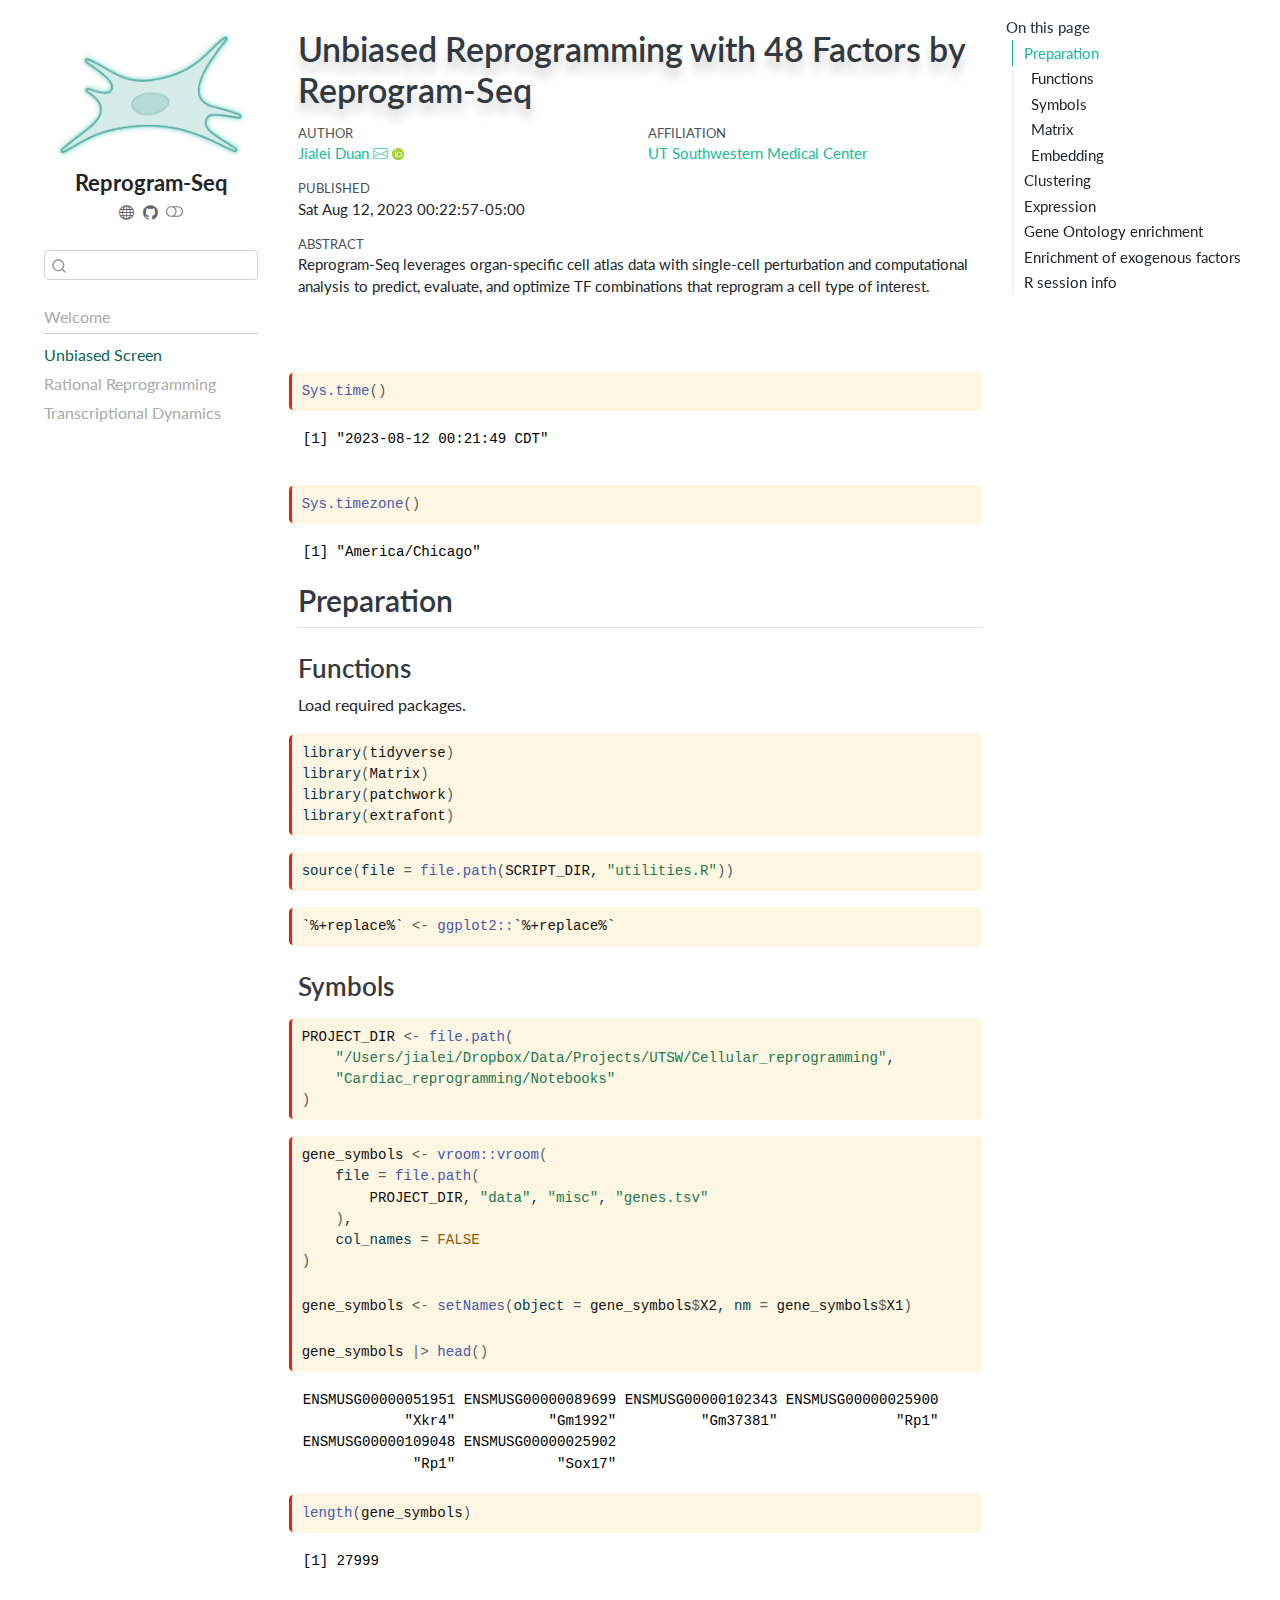
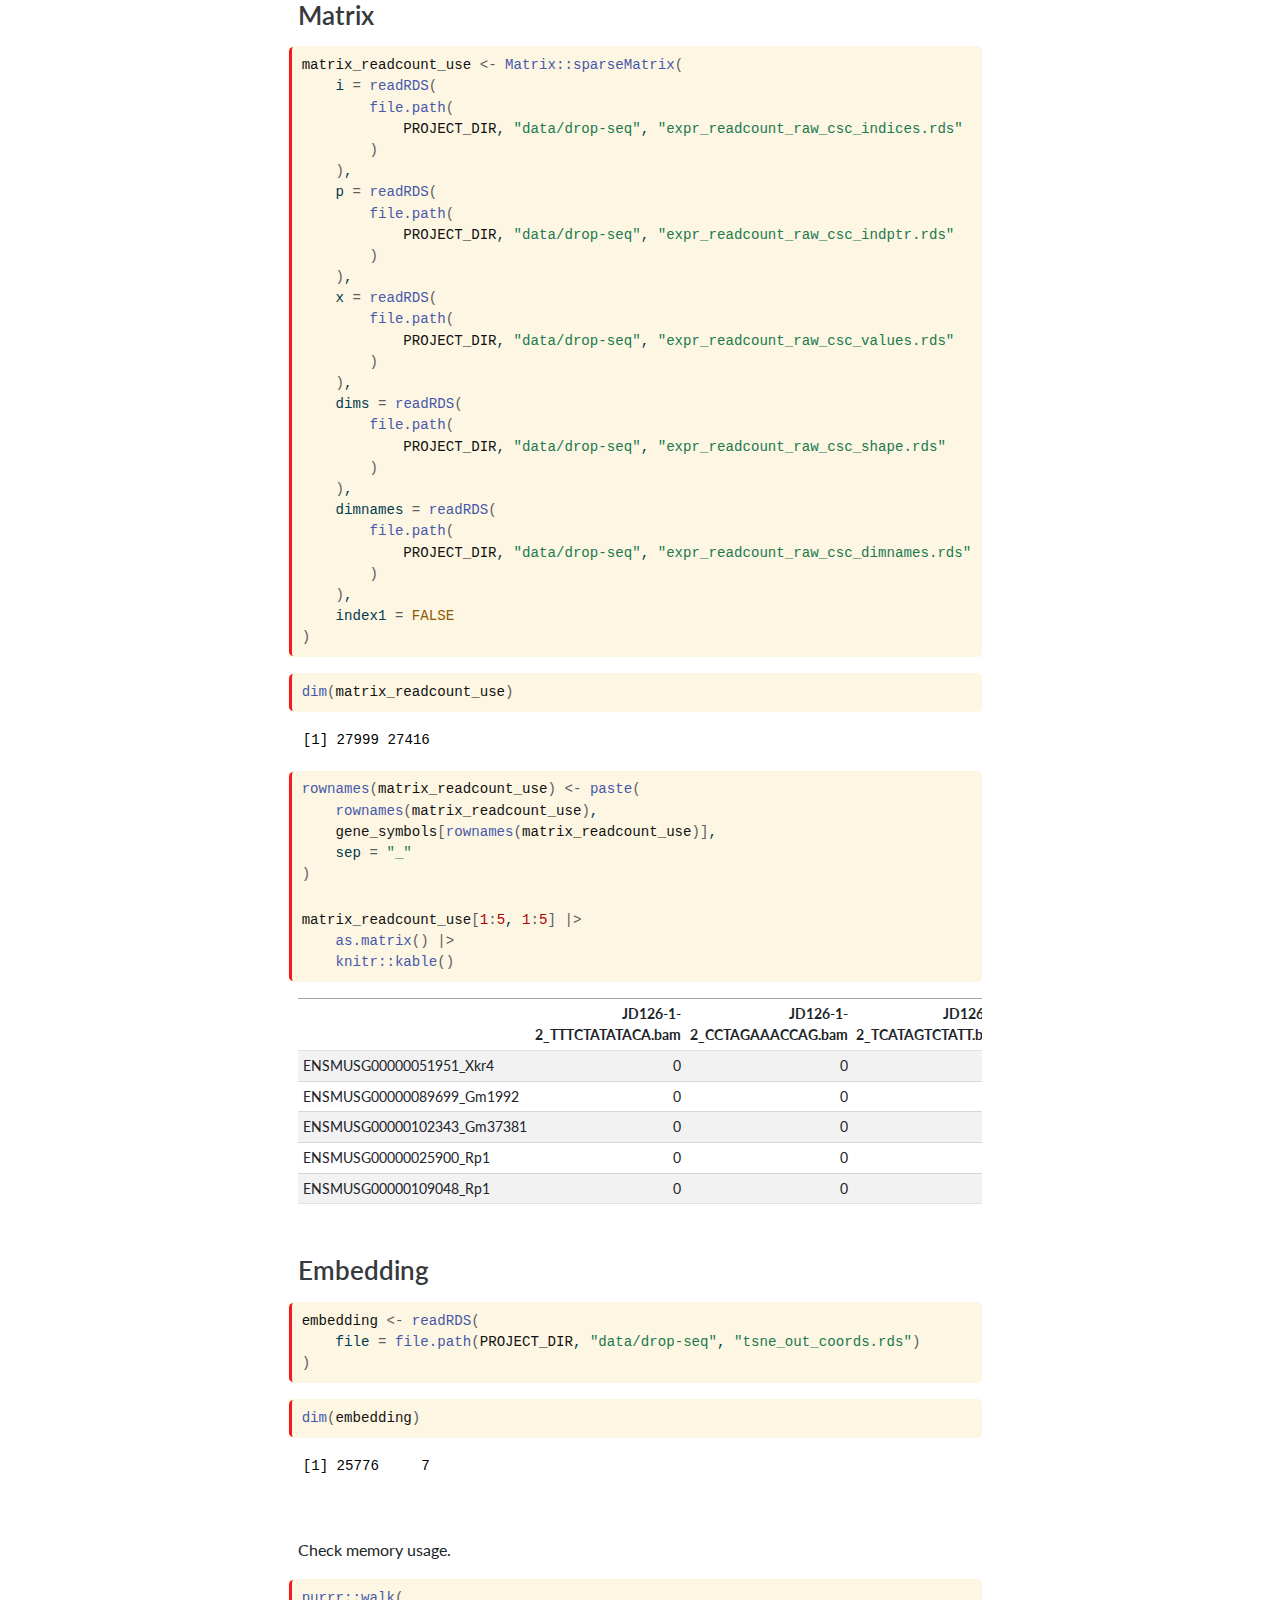
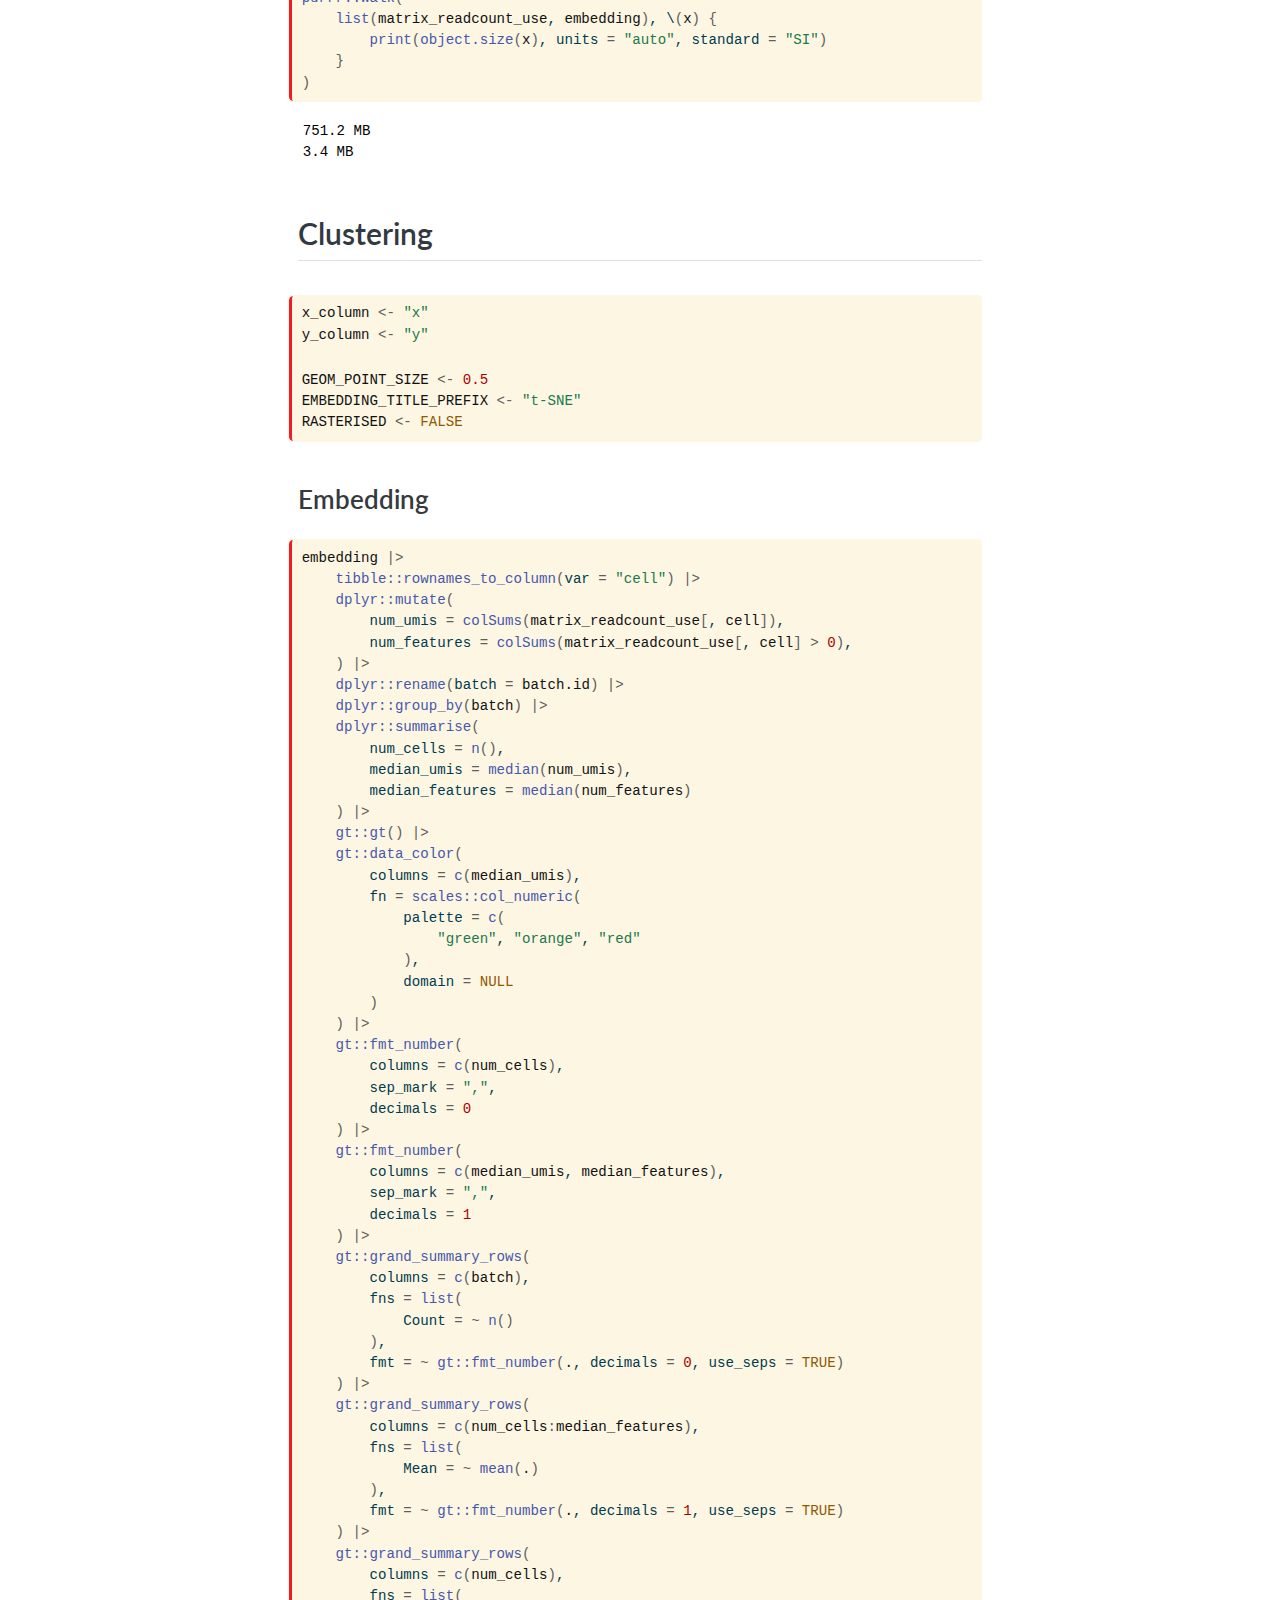
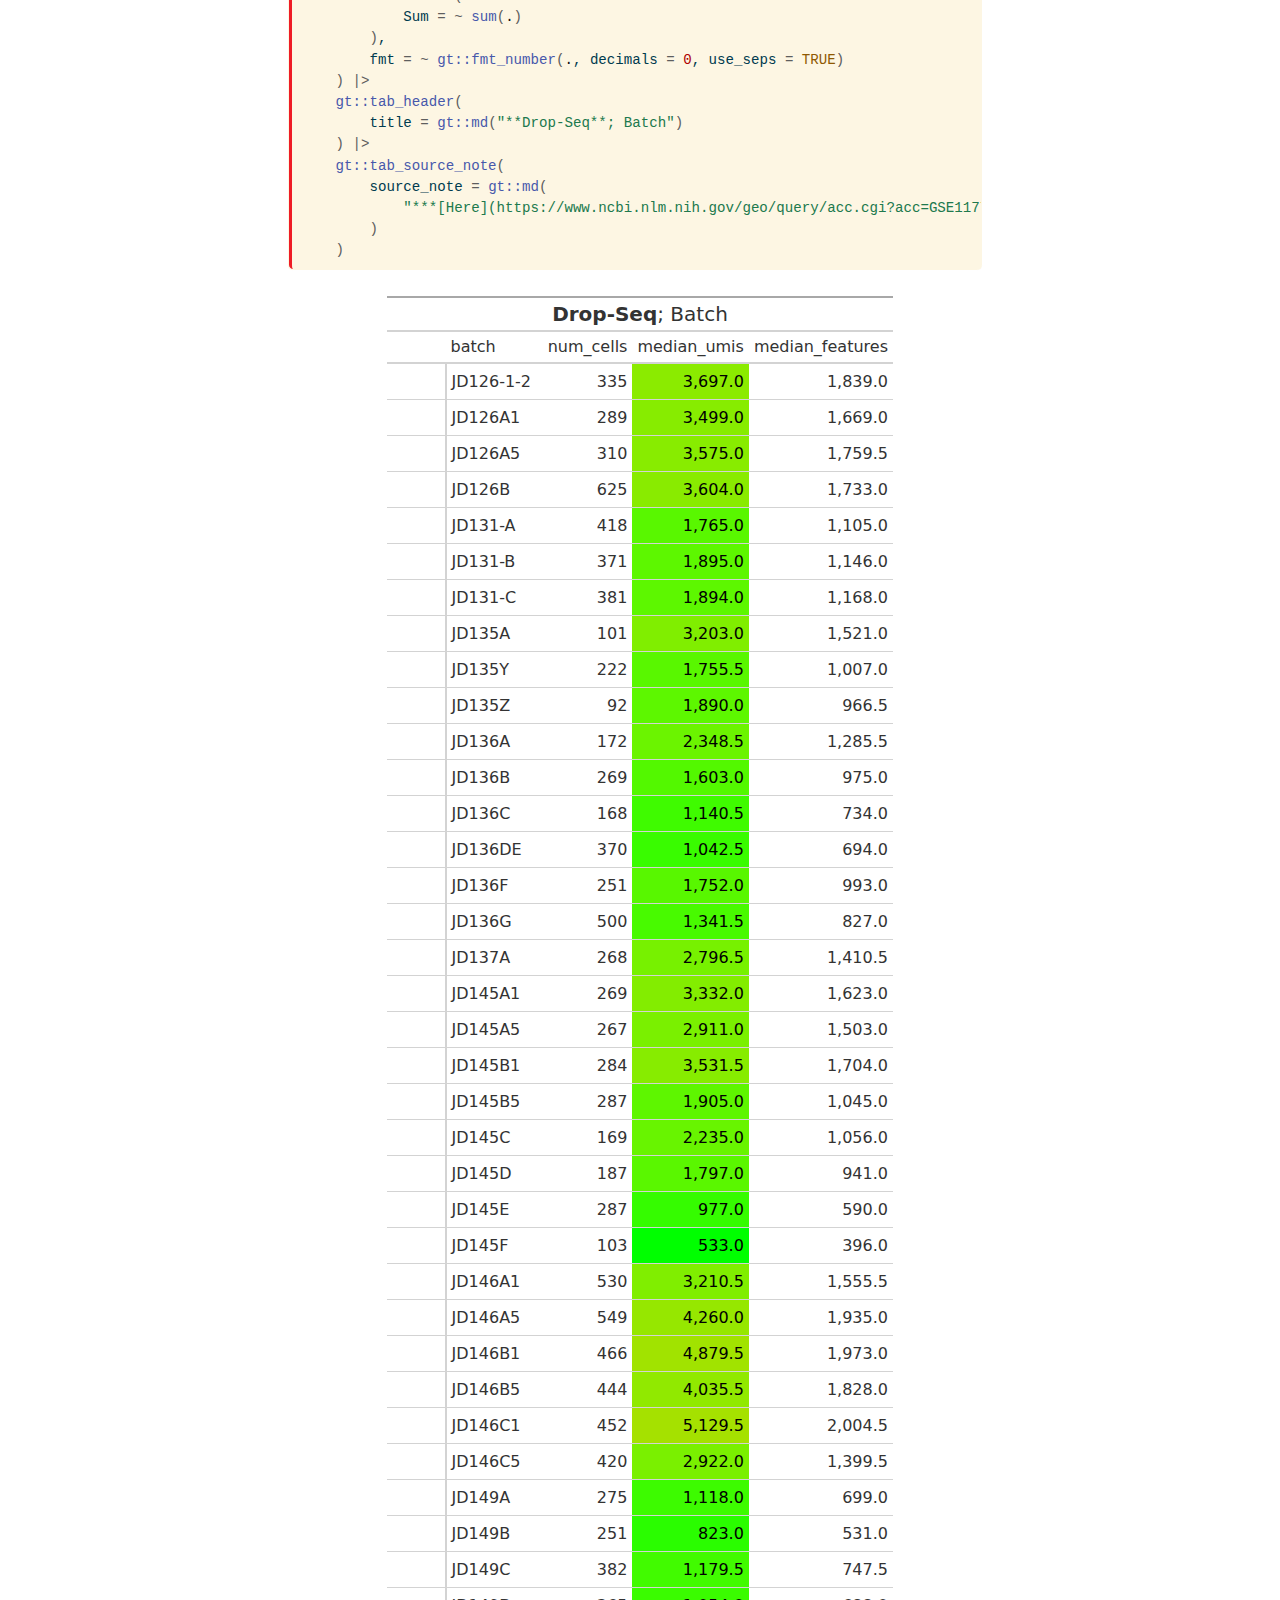
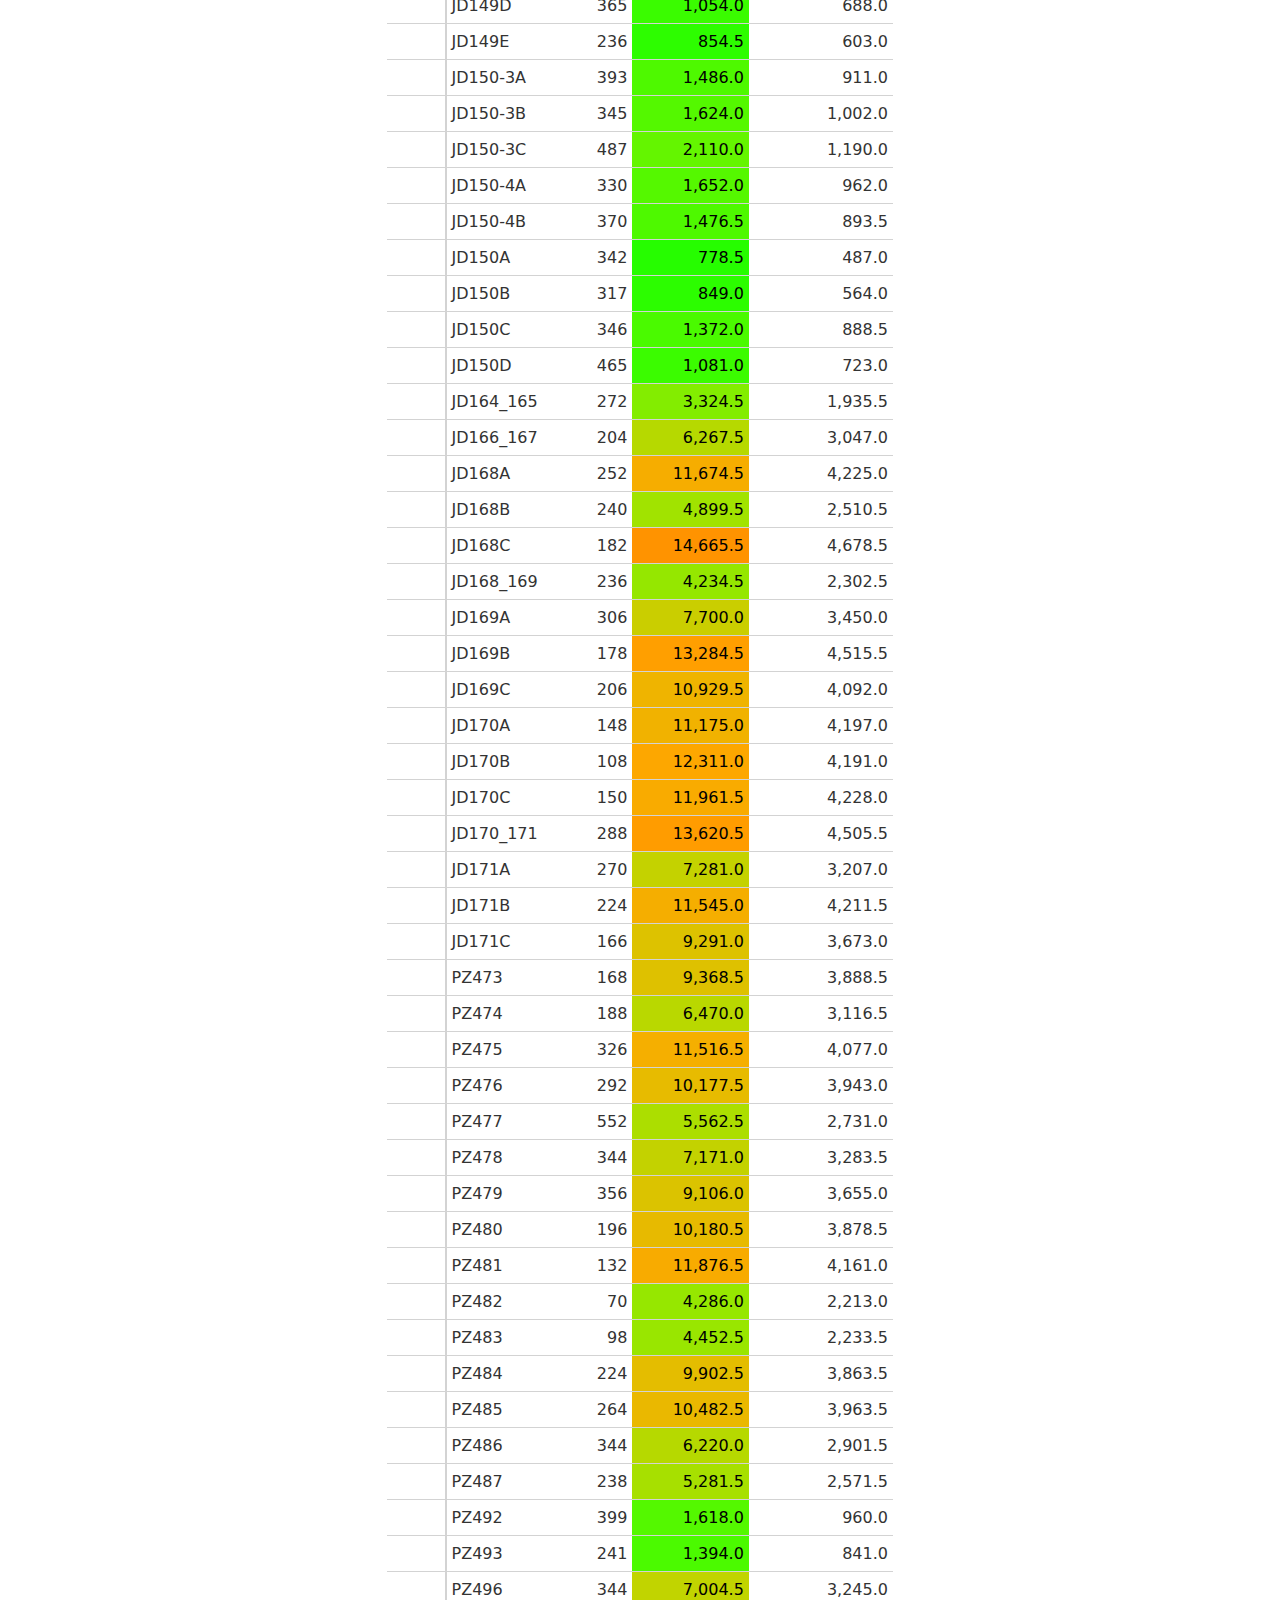
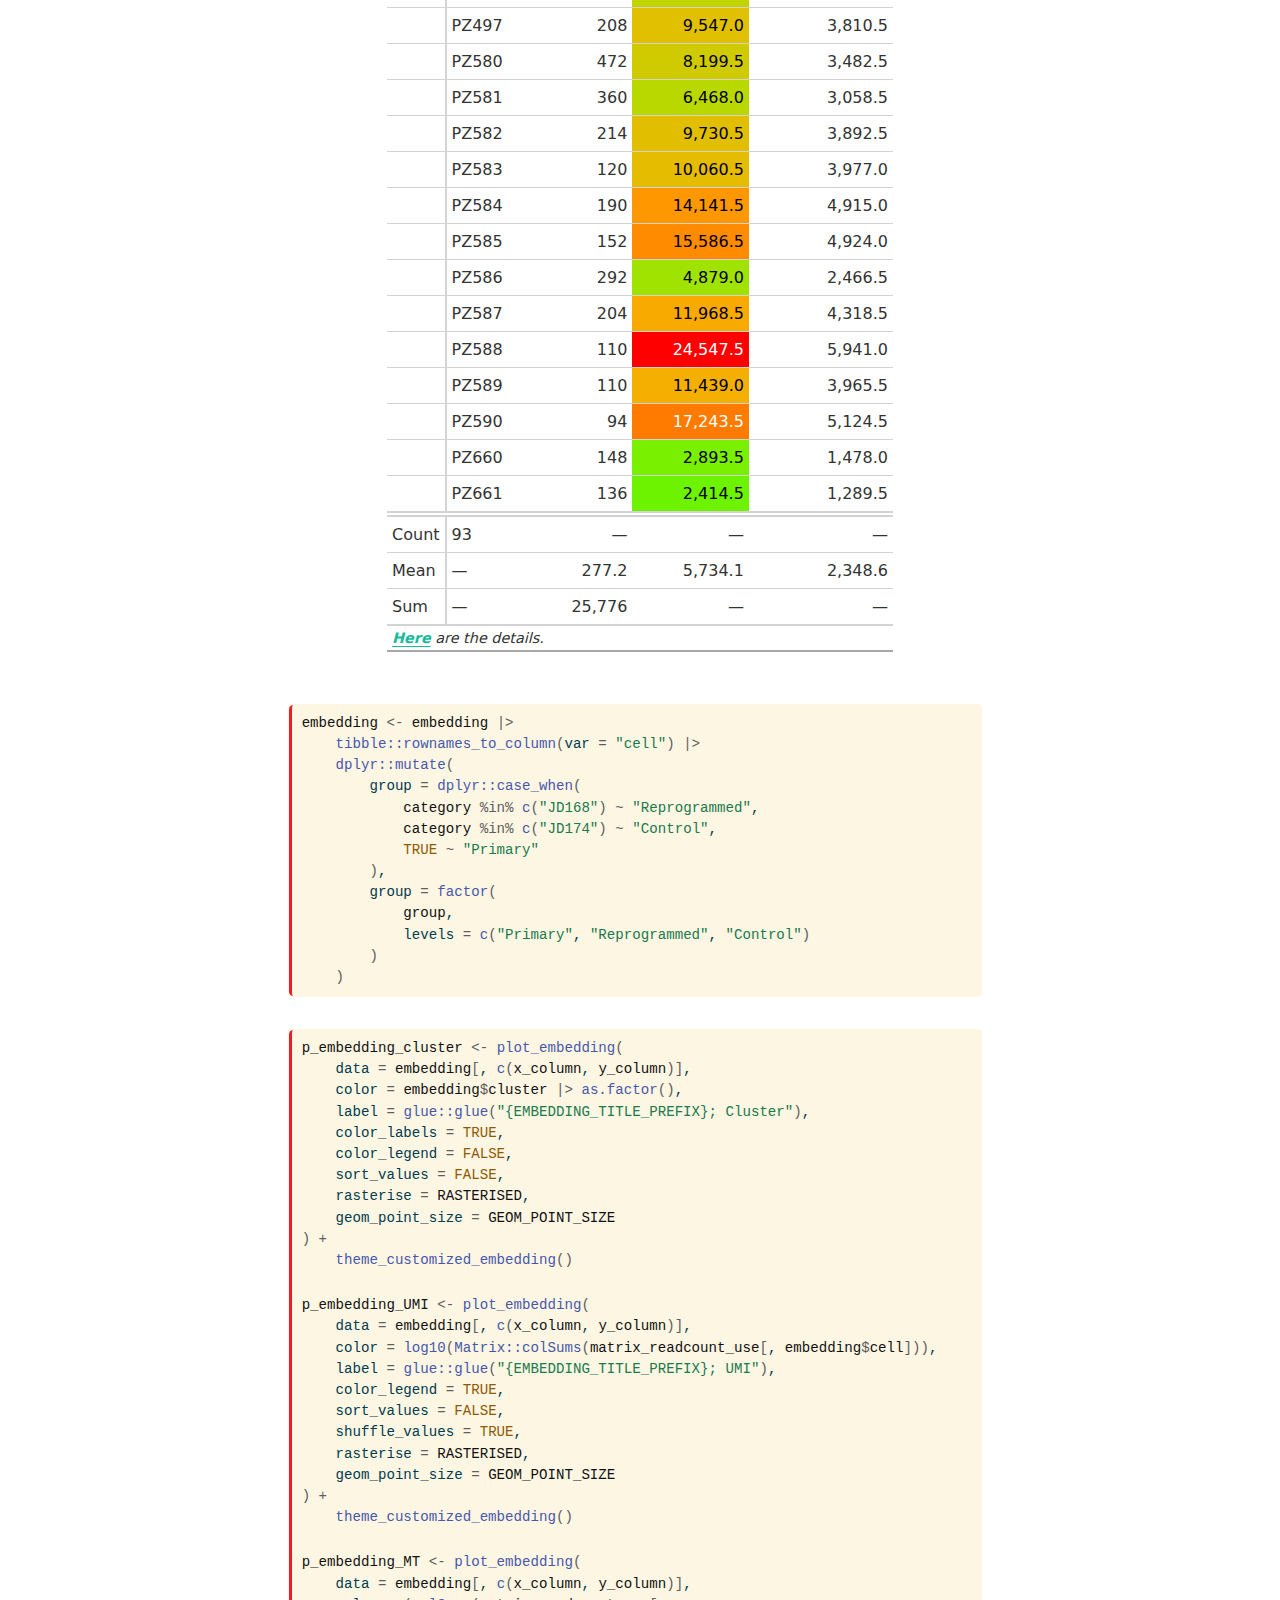
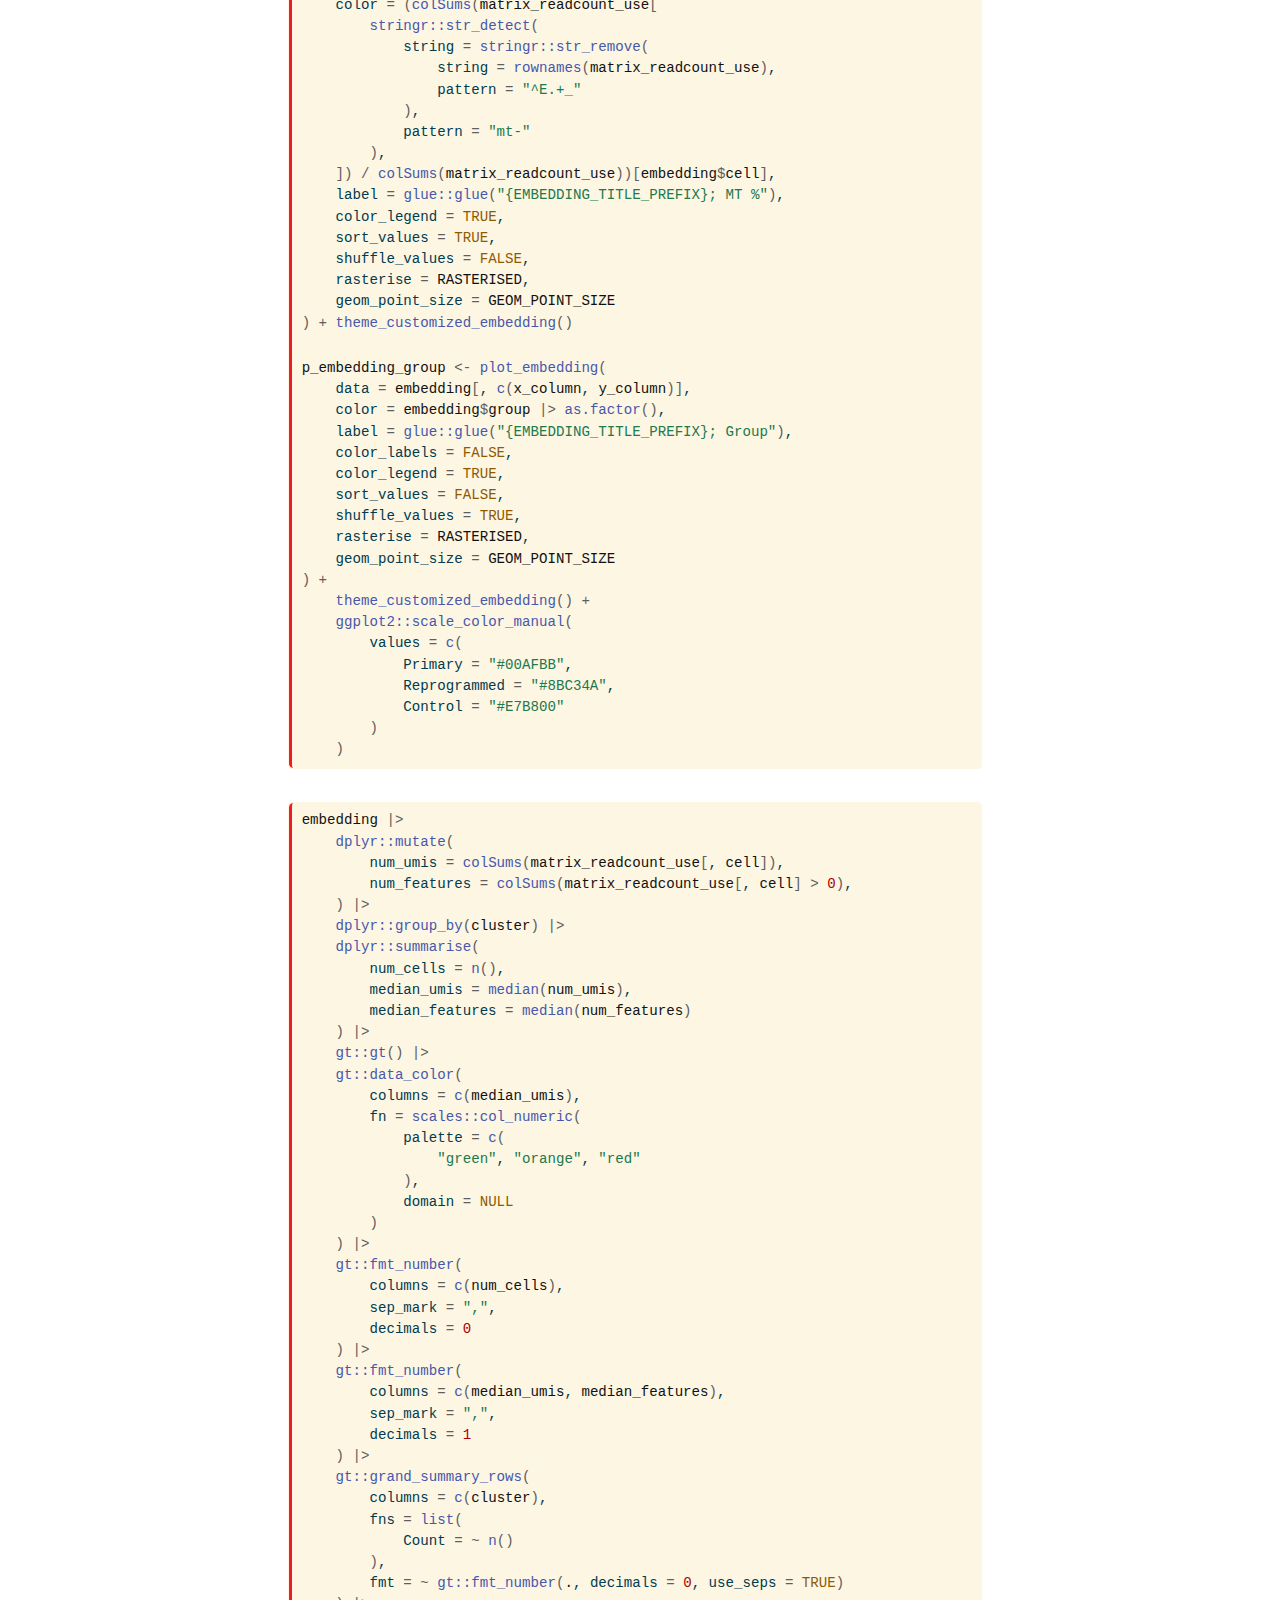
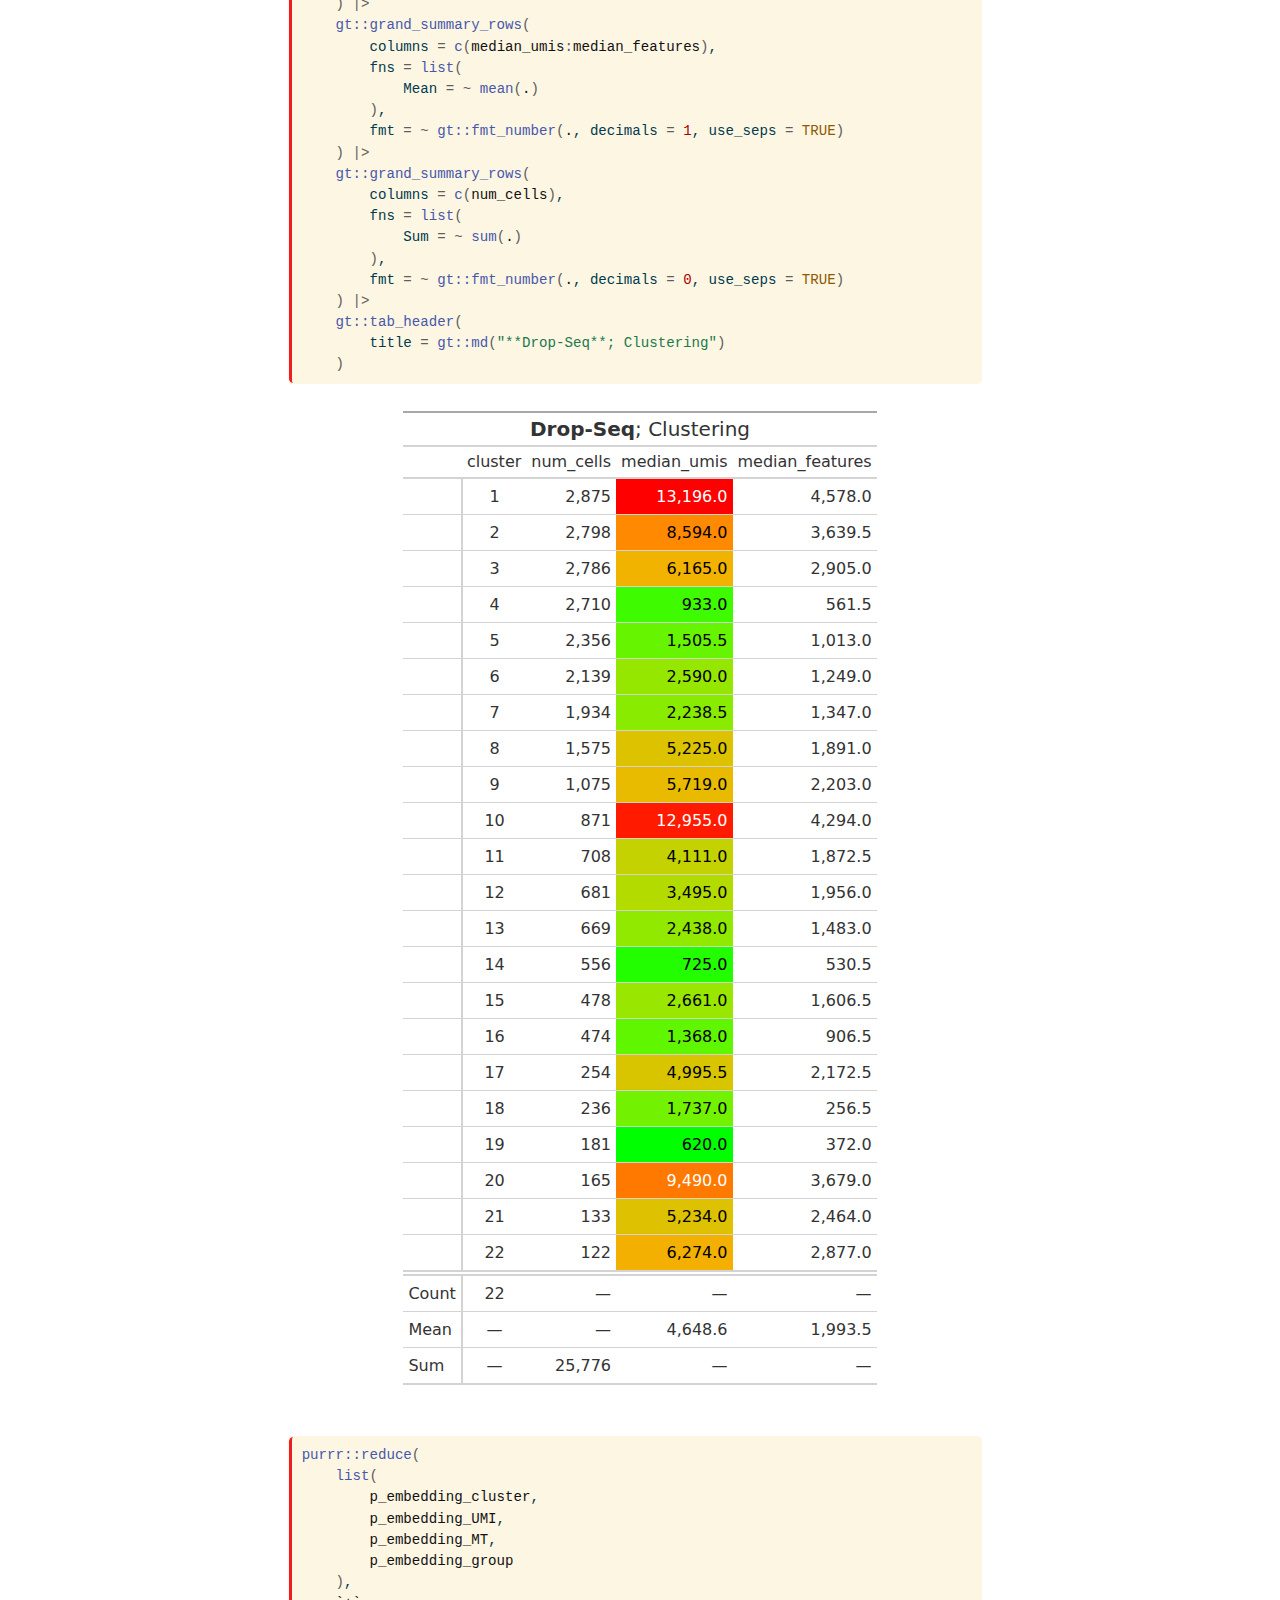
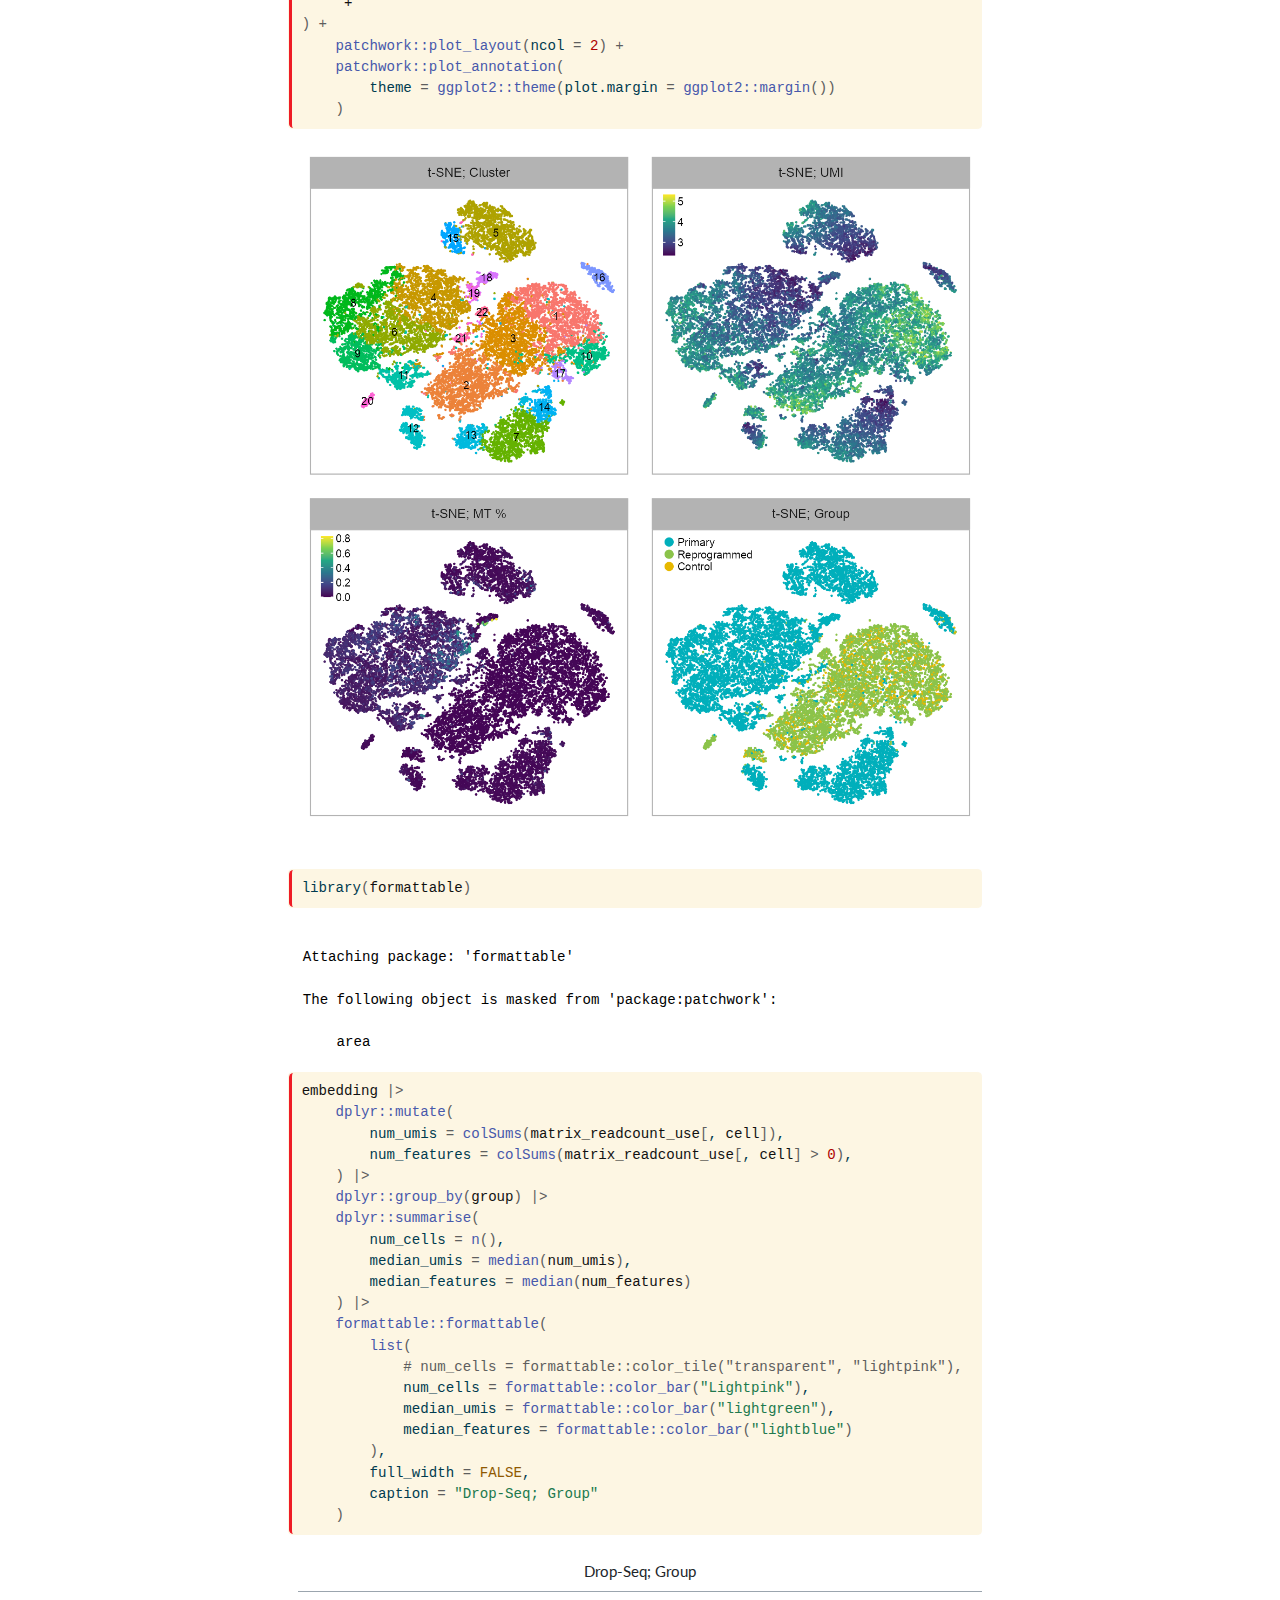
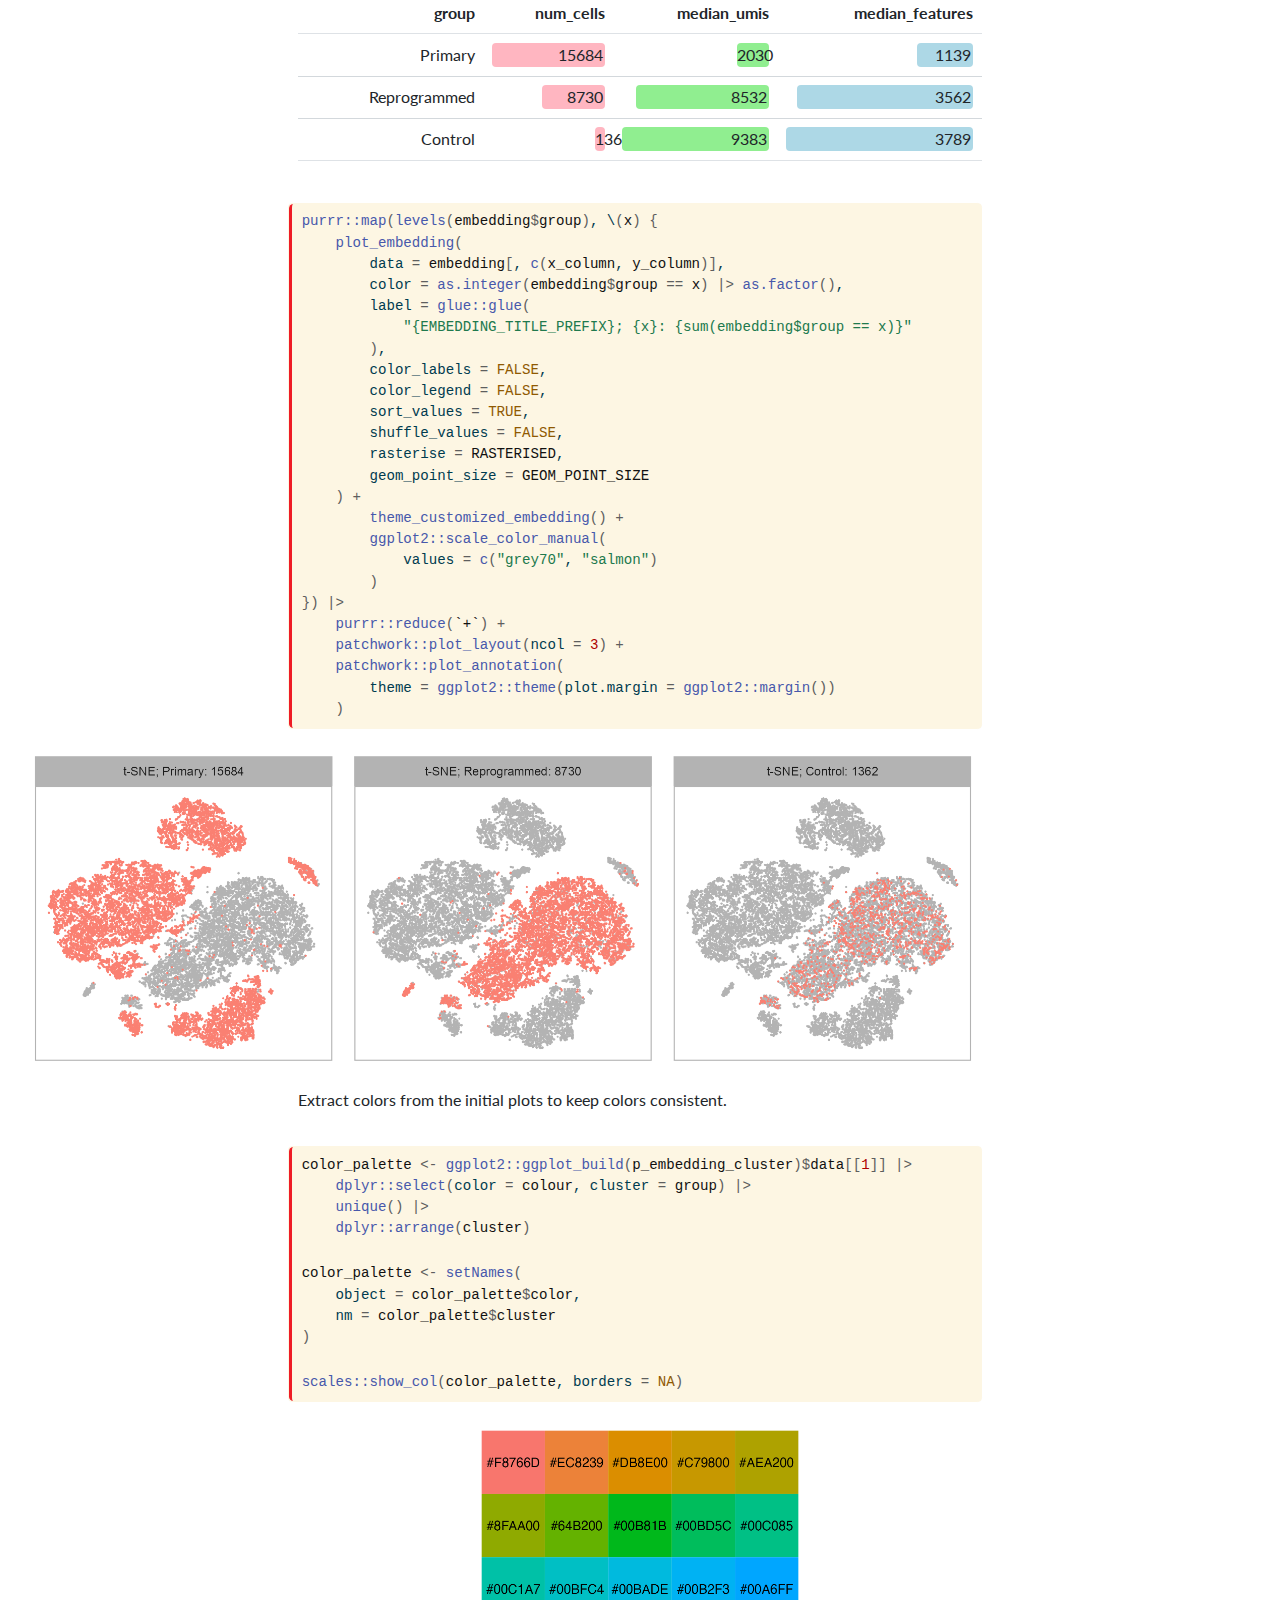
<file: docs/unbiased_reprogramming.html>
<!DOCTYPE html>
<html xmlns="http://www.w3.org/1999/xhtml" lang="en" xml:lang="en"><head>
<meta http-equiv="Content-Type" content="text/html; charset=UTF-8">
<meta charset="utf-8">
<meta name="generator" content="quarto-99.9.9">
<meta name="viewport" content="width=device-width, initial-scale=1.0, user-scalable=yes">
<meta name="author" content="Jialei Duan">
<title>Reprogram-Seq - Unbiased Reprogramming with 48 Factors by Reprogram-Seq</title>
<style>
code{white-space: pre-wrap;}
span.smallcaps{font-variant: small-caps;}
div.columns{display: flex; gap: min(4vw, 1.5em);}
div.column{flex: auto; overflow-x: auto;}
div.hanging-indent{margin-left: 1.5em; text-indent: -1.5em;}
ul.task-list{list-style: none;}
ul.task-list li input[type="checkbox"] {
  width: 0.8em;
  margin: 0 0.8em 0.2em -1em; /* quarto-specific, see https://github.com/quarto-dev/quarto-cli/issues/4556 */ 
  vertical-align: middle;
}
/* CSS for syntax highlighting */
pre > code.sourceCode { white-space: pre; position: relative; }
pre > code.sourceCode > span { display: inline-block; line-height: 1.25; }
pre > code.sourceCode > span:empty { height: 1.2em; }
.sourceCode { overflow: visible; }
code.sourceCode > span { color: inherit; text-decoration: inherit; }
div.sourceCode { margin: 1em 0; }
pre.sourceCode { margin: 0; }
@media screen {
div.sourceCode { overflow: auto; }
}
@media print {
pre > code.sourceCode { white-space: pre-wrap; }
pre > code.sourceCode > span { text-indent: -5em; padding-left: 5em; }
}
pre.numberSource code
  { counter-reset: source-line 0; }
pre.numberSource code > span
  { position: relative; left: -4em; counter-increment: source-line; }
pre.numberSource code > span > a:first-child::before
  { content: counter(source-line);
    position: relative; left: -1em; text-align: right; vertical-align: baseline;
    border: none; display: inline-block;
    -webkit-touch-callout: none; -webkit-user-select: none;
    -khtml-user-select: none; -moz-user-select: none;
    -ms-user-select: none; user-select: none;
    padding: 0 4px; width: 4em;
  }
pre.numberSource { margin-left: 3em;  padding-left: 4px; }
div.sourceCode
  {   }
@media screen {
pre > code.sourceCode > span > a:first-child::before { text-decoration: underline; }
}
</style>

<script src="site_libs/quarto-nav/quarto-nav.js"></script>
<script src="site_libs/clipboard/clipboard.min.js"></script>
<script src="site_libs/quarto-search/autocomplete.umd.js"></script>
<script src="site_libs/quarto-search/fuse.min.js"></script>
<script src="site_libs/quarto-search/quarto-search.js"></script>
<meta name="quarto:offset" content="./">
<link href="./rational_epicardial_reprogramming.html" rel="next">
<link href="./favicon.png" rel="icon" type="image/png">
<script src="site_libs/quarto-html/quarto.js"></script>
<script src="site_libs/quarto-html/popper.min.js"></script>
<script src="site_libs/quarto-html/tippy.umd.min.js"></script>
<script src="site_libs/quarto-html/anchor.min.js"></script>
<link href="site_libs/quarto-html/tippy.css" rel="stylesheet">
<link href="site_libs/quarto-html/quarto-syntax-highlighting.css" rel="stylesheet" class="quarto-color-scheme" id="quarto-text-highlighting-styles">
<link href="site_libs/quarto-html/quarto-syntax-highlighting-dark.css" rel="prefetch" class="quarto-color-scheme quarto-color-alternate" id="quarto-text-highlighting-styles">
<script src="site_libs/bootstrap/bootstrap.min.js"></script>
<link href="site_libs/bootstrap/bootstrap-icons.css" rel="stylesheet">
<link href="site_libs/bootstrap/bootstrap.min.css" rel="stylesheet" class="quarto-color-scheme" id="quarto-bootstrap" data-mode="light">
<link href="site_libs/bootstrap/bootstrap-dark.min.css" rel="prefetch" class="quarto-color-scheme quarto-color-alternate" id="quarto-bootstrap" data-mode="dark">
<link href="site_libs/quarto-contrib/fontawesome6-0.1.0/all.css" rel="stylesheet">
<link href="site_libs/quarto-contrib/fontawesome6-0.1.0/latex-fontsize.css" rel="stylesheet"><script id="quarto-search-options" type="application/json">{
  "location": "sidebar",
  "copy-button": false,
  "collapse-after": 3,
  "panel-placement": "start",
  "type": "textbox",
  "limit": 20,
  "keyboard-shortcut": [
    "f",
    "/",
    "s"
  ],
  "language": {
    "search-no-results-text": "No results",
    "search-matching-documents-text": "matching documents",
    "search-copy-link-title": "Copy link to search",
    "search-hide-matches-text": "Hide additional matches",
    "search-more-match-text": "more match in this document",
    "search-more-matches-text": "more matches in this document",
    "search-clear-button-title": "Clear",
    "search-detached-cancel-button-title": "Cancel",
    "search-submit-button-title": "Submit",
    "search-label": "Search"
  }
}</script><script async="" src="https://www.googletagmanager.com/gtag/js?id=G-DFTWE6RXHL"></script><script type="text/javascript">

window.dataLayer = window.dataLayer || [];
function gtag(){dataLayer.push(arguments);}
gtag('js', new Date());
gtag('config', 'G-DFTWE6RXHL', { 'anonymize_ip': true});
</script><link rel="stylesheet" href="styles.css">
<meta property="og:title" content="Reprogram-Seq - Unbiased Reprogramming with 48 Factors by Reprogram-Seq">
<meta property="og:description" content="Reprogram-Seq leverages organ-specific cell atlas data with single-cell perturbation and computational analysis to predict, evaluate, and optimize TF combinations that reprogram a cell type of interest.">
<meta property="og:image" content="https://jlduan.github.io/Reprogram-Seq/workflow.jpg">
<meta property="og:site_name" content="Reprogram-Seq">
<meta name="twitter:title" content="Rational Reprogramming of Cellular States by Combinatorial Perturbation">
<meta name="twitter:description" content="Reprogram-Seq leverages organ-specific cell atlas data with single-cell perturbation and computational analysis to predict, evaluate, and optimize TF combinations that reprogram a cell type of interest.">
<meta name="twitter:image" content="https://jlduan.github.io/Reprogram-Seq/workflow.jpg">
<meta name="twitter:creator" content="@jlduan">
<meta name="twitter:card" content="summary_large_image">
<meta name="citation_title" content="Rational Reprogramming of Cellular States by Combinatorial Perturbation">
<meta name="citation_abstract" content="Reprogram-Seq leverages organ-specific cell atlas data with single-cell perturbation and computational analysis to predict, evaluate, and optimize TF combinations that reprogram a cell type of interest.
">
<meta name="citation_keywords" content="cellular reprogramming,single-cell RNA-Seq,single-cell perturbation,transcription factor,cardiac
">
<meta name="citation_author" content="Jialei Duan">
<meta name="citation_author" content="Boxun Li">
<meta name="citation_author" content="Minoti Bhakta">
<meta name="citation_author" content="Shiqi Xie">
<meta name="citation_author" content="Pei Zhou">
<meta name="citation_author" content="Nikhil V. Munshi">
<meta name="citation_author" content="Gary C. Hon">
<meta name="citation_publication_date" content="2023-08-12">
<meta name="citation_cover_date" content="2023-08-12">
<meta name="citation_year" content="2023">
<meta name="citation_online_date" content="2019-06-18">
<meta name="citation_fulltext_html_url" content="https://doi.org/10.1016/j.celrep.2019.05.079">
<meta name="citation_issue" content="12">
<meta name="citation_doi" content="10.1016/j.celrep.2019.05.079">
<meta name="citation_pmid" content="31216470">
<meta name="citation_volume" content="27">
<meta name="citation_language" content="en">
<meta name="citation_firstpage" content="3486">
<meta name="citation_lastpage" content="3499000000">
<meta name="citation_journal_title" content="Cell reports">
<meta name="citation_publisher" content="Cell Press">
</head>
<body class="nav-sidebar floating">

<div id="quarto-search-results"></div>
  <header id="quarto-header" class="headroom fixed-top"><nav class="quarto-secondary-nav"><div class="container-fluid d-flex">
      <button type="button" class="quarto-btn-toggle btn" data-bs-toggle="collapse" data-bs-target="#quarto-sidebar,#quarto-sidebar-glass" aria-controls="quarto-sidebar" aria-expanded="false" aria-label="Toggle sidebar navigation" onclick="if (window.quartoToggleHeadroom) { window.quartoToggleHeadroom(); }">
        <i class="bi bi-layout-text-sidebar-reverse"></i>
      </button>
        <nav class="quarto-page-breadcrumbs" aria-label="breadcrumb"><ol class="breadcrumb"><li class="breadcrumb-item"><a href="./unbiased_reprogramming.html">Unbiased Screen</a></li></ol></nav>
        <a class="flex-grow-1" role="button" data-bs-toggle="collapse" data-bs-target="#quarto-sidebar,#quarto-sidebar-glass" aria-controls="quarto-sidebar" aria-expanded="false" aria-label="Toggle sidebar navigation" onclick="if (window.quartoToggleHeadroom) { window.quartoToggleHeadroom(); }">      
        </a>
      <button type="button" class="btn quarto-search-button" aria-label="" onclick="window.quartoOpenSearch();">
        <i class="bi bi-search"></i>
      </button>
    </div>
  </nav></header><!-- content --><div id="quarto-content" class="quarto-container page-columns page-rows-contents page-layout-article">
<!-- sidebar -->
  <nav id="quarto-sidebar" class="sidebar collapse collapse-horizontal sidebar-navigation floating overflow-auto"><div class="pt-lg-2 mt-2 text-center sidebar-header sidebar-header-stacked">
      <a href="./index.html" class="sidebar-logo-link">
      <img src="./logo.png" alt="" class="sidebar-logo py-0 d-lg-inline d-none"></a>
    <div class="sidebar-title mb-0 py-0">
      <a href="./"><strong>Reprogram-Seq</strong></a> 
        <div class="sidebar-tools-main tools-wide">
    <a href="https://github.com/jlduan" title="Reprogram-Seq" class="quarto-navigation-tool px-1" aria-label="Reprogram-Seq"><i class="bi bi-globe"></i></a>
    <a href="https://github.com/jlduan/Reprogram-Seq" title="GitHub" class="quarto-navigation-tool px-1" aria-label="GitHub"><i class="bi bi-github"></i></a>
  <a href="" class="quarto-color-scheme-toggle quarto-navigation-tool  px-1" onclick="window.quartoToggleColorScheme(); return false;" title="Toggle dark mode"><i class="bi"></i></a>
</div>
    </div>
      </div>
        <div class="mt-2 flex-shrink-0 align-items-center">
        <div class="sidebar-search">
        <div id="quarto-search" class="" title="Search"></div>
        </div>
        </div>
    <div class="sidebar-menu-container"> 
    <ul class="list-unstyled mt-1">
<li class="sidebar-item">
  <div class="sidebar-item-container"> 
  <a href="./index.html" class="sidebar-item-text sidebar-link">
 <span class="menu-text">Welcome</span></a>
  </div>
</li>
        <li class="px-0"><hr class="sidebar-divider hi "></li>
        <li class="sidebar-item">
  <div class="sidebar-item-container"> 
  <a href="./unbiased_reprogramming.html" class="sidebar-item-text sidebar-link active">
 <span class="menu-text">Unbiased Screen</span></a>
  </div>
</li>
        <li class="sidebar-item">
  <div class="sidebar-item-container"> 
  <a href="./rational_epicardial_reprogramming.html" class="sidebar-item-text sidebar-link">
 <span class="menu-text">Rational Reprogramming</span></a>
  </div>
</li>
        <li class="sidebar-item">
  <div class="sidebar-item-container"> 
  <a href="./global_reprogramming_of_transcription.html" class="sidebar-item-text sidebar-link">
 <span class="menu-text">Transcriptional Dynamics</span></a>
  </div>
</li>
    </ul>
</div>
</nav><div id="quarto-sidebar-glass" data-bs-toggle="collapse" data-bs-target="#quarto-sidebar,#quarto-sidebar-glass"></div>
<!-- margin-sidebar -->
    <div id="quarto-margin-sidebar" class="sidebar margin-sidebar">
        <nav id="TOC" role="doc-toc" class="toc-active"><h2 id="toc-title">On this page</h2>
   
  <ul>
<li>
<a href="#preparation" id="toc-preparation" class="nav-link active" data-scroll-target="#preparation">Preparation</a>
  <ul>
<li><a href="#functions" id="toc-functions" class="nav-link" data-scroll-target="#functions">Functions</a></li>
  <li><a href="#symbols" id="toc-symbols" class="nav-link" data-scroll-target="#symbols">Symbols</a></li>
  <li><a href="#matrix" id="toc-matrix" class="nav-link" data-scroll-target="#matrix">Matrix</a></li>
  <li><a href="#embedding" id="toc-embedding" class="nav-link" data-scroll-target="#embedding">Embedding</a></li>
  </ul>
</li>
  <li>
<a href="#clustering" id="toc-clustering" class="nav-link" data-scroll-target="#clustering">Clustering</a>
  <ul>
<li><a href="#embedding-1" id="toc-embedding-1" class="nav-link" data-scroll-target="#embedding-1">Embedding</a></li>
  <li><a href="#composition" id="toc-composition" class="nav-link" data-scroll-target="#composition">Composition</a></li>
  </ul>
</li>
  <li>
<a href="#expression" id="toc-expression" class="nav-link" data-scroll-target="#expression">Expression</a>
  <ul>
<li><a href="#embedding-2" id="toc-embedding-2" class="nav-link" data-scroll-target="#embedding-2">Embedding</a></li>
  <li><a href="#violin" id="toc-violin" class="nav-link" data-scroll-target="#violin">Violin</a></li>
  <li><a href="#bar-plot" id="toc-bar-plot" class="nav-link" data-scroll-target="#bar-plot">Bar plot</a></li>
  <li><a href="#lollipop" id="toc-lollipop" class="nav-link" data-scroll-target="#lollipop">Lollipop</a></li>
  </ul>
</li>
  <li><a href="#gene-ontology-enrichment" id="toc-gene-ontology-enrichment" class="nav-link" data-scroll-target="#gene-ontology-enrichment">Gene Ontology enrichment</a></li>
  <li><a href="#enrichment-of-exogenous-factors" id="toc-enrichment-of-exogenous-factors" class="nav-link" data-scroll-target="#enrichment-of-exogenous-factors">Enrichment of exogenous factors</a></li>
  <li><a href="#r-session-info" id="toc-r-session-info" class="nav-link" data-scroll-target="#r-session-info">R session info</a></li>
  </ul></nav>
    </div>
<!-- main -->
<main class="content page-columns page-full" id="quarto-document-content"><header id="title-block-header" class="quarto-title-block default"><div class="quarto-title">
<h1 class="title">Unbiased Reprogramming with 48 Factors by Reprogram-Seq</h1>
</div>


<div class="quarto-title-meta-author">
  <div class="quarto-title-meta-heading">Author</div>
  <div class="quarto-title-meta-heading">Affiliation</div>
  
    <div class="quarto-title-meta-contents">
    <p class="author"><a href="https://github.com/jlduan">Jialei Duan</a> <a href="mailto:duanjl+reprogram-seq@gmail.com" class="quarto-title-author-email"><i class="bi bi-envelope"></i></a> <a href="https://orcid.org/0000-0003-4086-7461" class="quarto-title-author-orcid"> <img src="[data-uri]"></a></p>
  </div>
    <div class="quarto-title-meta-contents">
        <p class="affiliation">
            <a href="https://www.utsouthwestern.edu/education/medical-school/departments/green-center">
            UT Southwestern Medical Center
            </a>
          </p>
      </div>
    </div>

<div class="quarto-title-meta">

      
    <div>
    <div class="quarto-title-meta-heading">Published</div>
    <div class="quarto-title-meta-contents">
      <p class="date">Sat Aug 12, 2023 00:22:57-05:00</p>
    </div>
  </div>
  
    
  </div>
  
<div>
  <div class="abstract">
    <div class="block-title">Abstract</div>
    <p>Reprogram-Seq leverages organ-specific cell atlas data with single-cell perturbation and computational analysis to predict, evaluate, and optimize TF combinations that reprogram a cell type of interest.</p>
  </div>
</div>


</header><p><br></p>
<div class="cell">
<div class="sourceCode" id="cb1"><pre class="downlit sourceCode r code-with-copy"><code class="sourceCode R"><span><span class="fu"><a href="https://rdrr.io/r/base/Sys.time.html">Sys.time</a></span><span class="op">(</span><span class="op">)</span></span></code><button title="Copy to Clipboard" class="code-copy-button"><i class="bi"></i></button></pre></div>
<div class="cell-output cell-output-stdout">
<pre><code>[1] "2023-08-12 00:21:49 CDT"</code></pre>
</div>
</div>
<div class="cell">
<div class="sourceCode" id="cb3"><pre class="downlit sourceCode r code-with-copy"><code class="sourceCode R"><span><span class="fu"><a href="https://rdrr.io/r/base/timezones.html">Sys.timezone</a></span><span class="op">(</span><span class="op">)</span></span></code><button title="Copy to Clipboard" class="code-copy-button"><i class="bi"></i></button></pre></div>
<div class="cell-output cell-output-stdout">
<pre><code>[1] "America/Chicago"</code></pre>
</div>
</div>
<section id="preparation" class="level2"><h2 class="anchored" data-anchor-id="preparation">Preparation</h2>
<section id="functions" class="level3"><h3 class="anchored" data-anchor-id="functions">Functions</h3>
<p>Load required packages.</p>
<div class="cell">
<div class="sourceCode" id="cb5"><pre class="downlit sourceCode r code-with-copy"><code class="sourceCode R"><span><span class="kw"><a href="https://rdrr.io/r/base/library.html">library</a></span><span class="op">(</span><span class="va"><a href="https://tidyverse.tidyverse.org">tidyverse</a></span><span class="op">)</span></span>
<span><span class="kw"><a href="https://rdrr.io/r/base/library.html">library</a></span><span class="op">(</span><span class="va"><a href="https://Matrix.R-forge.R-project.org">Matrix</a></span><span class="op">)</span></span>
<span><span class="kw"><a href="https://rdrr.io/r/base/library.html">library</a></span><span class="op">(</span><span class="va"><a href="https://patchwork.data-imaginist.com">patchwork</a></span><span class="op">)</span></span>
<span><span class="kw"><a href="https://rdrr.io/r/base/library.html">library</a></span><span class="op">(</span><span class="va"><a href="https://github.com/wch/extrafont">extrafont</a></span><span class="op">)</span></span></code><button title="Copy to Clipboard" class="code-copy-button"><i class="bi"></i></button></pre></div>
</div>
<div class="cell">
<div class="sourceCode" id="cb6"><pre class="downlit sourceCode r code-with-copy"><code class="sourceCode R"><span><span class="kw"><a href="https://rdrr.io/r/base/source.html">source</a></span><span class="op">(</span>file <span class="op">=</span> <span class="fu"><a href="https://rdrr.io/r/base/file.path.html">file.path</a></span><span class="op">(</span><span class="va">SCRIPT_DIR</span>, <span class="st">"utilities.R"</span><span class="op">)</span><span class="op">)</span></span></code><button title="Copy to Clipboard" class="code-copy-button"><i class="bi"></i></button></pre></div>
</div>
<div class="cell">
<div class="sourceCode" id="cb7"><pre class="downlit sourceCode r code-with-copy"><code class="sourceCode R"><span><span class="va">`%+replace%`</span> <span class="op">&lt;-</span> <span class="fu">ggplot2</span><span class="fu">::</span><span class="va">`%+replace%`</span></span></code><button title="Copy to Clipboard" class="code-copy-button"><i class="bi"></i></button></pre></div>
</div>
</section><section id="symbols" class="level3"><h3 class="anchored" data-anchor-id="symbols">Symbols</h3>
<div class="cell">
<div class="sourceCode" id="cb8"><pre class="downlit sourceCode r code-with-copy"><code class="sourceCode R"><span><span class="va">PROJECT_DIR</span> <span class="op">&lt;-</span> <span class="fu"><a href="https://rdrr.io/r/base/file.path.html">file.path</a></span><span class="op">(</span></span>
<span>    <span class="st">"/Users/jialei/Dropbox/Data/Projects/UTSW/Cellular_reprogramming"</span>,</span>
<span>    <span class="st">"Cardiac_reprogramming/Notebooks"</span></span>
<span><span class="op">)</span></span></code><button title="Copy to Clipboard" class="code-copy-button"><i class="bi"></i></button></pre></div>
</div>
<div class="cell">
<div class="sourceCode" id="cb9"><pre class="downlit sourceCode r code-with-copy"><code class="sourceCode R"><span><span class="va">gene_symbols</span> <span class="op">&lt;-</span> <span class="fu">vroom</span><span class="fu">::</span><span class="fu"><a href="https://vroom.r-lib.org/reference/vroom.html">vroom</a></span><span class="op">(</span></span>
<span>    file <span class="op">=</span> <span class="fu"><a href="https://rdrr.io/r/base/file.path.html">file.path</a></span><span class="op">(</span></span>
<span>        <span class="va">PROJECT_DIR</span>, <span class="st">"data"</span>, <span class="st">"misc"</span>, <span class="st">"genes.tsv"</span></span>
<span>    <span class="op">)</span>,</span>
<span>    col_names <span class="op">=</span> <span class="cn">FALSE</span></span>
<span><span class="op">)</span></span>
<span></span>
<span><span class="va">gene_symbols</span> <span class="op">&lt;-</span> <span class="fu"><a href="https://rdrr.io/r/stats/setNames.html">setNames</a></span><span class="op">(</span>object <span class="op">=</span> <span class="va">gene_symbols</span><span class="op">$</span><span class="va">X2</span>, nm <span class="op">=</span> <span class="va">gene_symbols</span><span class="op">$</span><span class="va">X1</span><span class="op">)</span></span>
<span></span>
<span><span class="va">gene_symbols</span> <span class="op">|&gt;</span> <span class="fu"><a href="https://rdrr.io/r/utils/head.html">head</a></span><span class="op">(</span><span class="op">)</span></span></code><button title="Copy to Clipboard" class="code-copy-button"><i class="bi"></i></button></pre></div>
<div class="cell-output cell-output-stdout">
<pre><code>ENSMUSG00000051951 ENSMUSG00000089699 ENSMUSG00000102343 ENSMUSG00000025900 
            "Xkr4"           "Gm1992"          "Gm37381"              "Rp1" 
ENSMUSG00000109048 ENSMUSG00000025902 
             "Rp1"            "Sox17" </code></pre>
</div>
</div>
<div class="cell">
<div class="sourceCode" id="cb11"><pre class="downlit sourceCode r code-with-copy"><code class="sourceCode R"><span><span class="fu"><a href="https://rdrr.io/r/base/length.html">length</a></span><span class="op">(</span><span class="va">gene_symbols</span><span class="op">)</span></span></code><button title="Copy to Clipboard" class="code-copy-button"><i class="bi"></i></button></pre></div>
<div class="cell-output cell-output-stdout">
<pre><code>[1] 27999</code></pre>
</div>
</div>
</section><section id="matrix" class="level3"><h3 class="anchored" data-anchor-id="matrix">Matrix</h3>
<div class="cell">
<div class="sourceCode" id="cb13"><pre class="downlit sourceCode r code-with-copy"><code class="sourceCode R"><span><span class="va">matrix_readcount_use</span> <span class="op">&lt;-</span> <span class="fu">Matrix</span><span class="fu">::</span><span class="fu"><a href="https://rdrr.io/pkg/Matrix/man/sparseMatrix.html">sparseMatrix</a></span><span class="op">(</span></span>
<span>    i <span class="op">=</span> <span class="fu"><a href="https://rdrr.io/r/base/readRDS.html">readRDS</a></span><span class="op">(</span></span>
<span>        <span class="fu"><a href="https://rdrr.io/r/base/file.path.html">file.path</a></span><span class="op">(</span></span>
<span>            <span class="va">PROJECT_DIR</span>, <span class="st">"data/drop-seq"</span>, <span class="st">"expr_readcount_raw_csc_indices.rds"</span></span>
<span>        <span class="op">)</span></span>
<span>    <span class="op">)</span>,</span>
<span>    p <span class="op">=</span> <span class="fu"><a href="https://rdrr.io/r/base/readRDS.html">readRDS</a></span><span class="op">(</span></span>
<span>        <span class="fu"><a href="https://rdrr.io/r/base/file.path.html">file.path</a></span><span class="op">(</span></span>
<span>            <span class="va">PROJECT_DIR</span>, <span class="st">"data/drop-seq"</span>, <span class="st">"expr_readcount_raw_csc_indptr.rds"</span></span>
<span>        <span class="op">)</span></span>
<span>    <span class="op">)</span>,</span>
<span>    x <span class="op">=</span> <span class="fu"><a href="https://rdrr.io/r/base/readRDS.html">readRDS</a></span><span class="op">(</span></span>
<span>        <span class="fu"><a href="https://rdrr.io/r/base/file.path.html">file.path</a></span><span class="op">(</span></span>
<span>            <span class="va">PROJECT_DIR</span>, <span class="st">"data/drop-seq"</span>, <span class="st">"expr_readcount_raw_csc_values.rds"</span></span>
<span>        <span class="op">)</span></span>
<span>    <span class="op">)</span>,</span>
<span>    dims <span class="op">=</span> <span class="fu"><a href="https://rdrr.io/r/base/readRDS.html">readRDS</a></span><span class="op">(</span></span>
<span>        <span class="fu"><a href="https://rdrr.io/r/base/file.path.html">file.path</a></span><span class="op">(</span></span>
<span>            <span class="va">PROJECT_DIR</span>, <span class="st">"data/drop-seq"</span>, <span class="st">"expr_readcount_raw_csc_shape.rds"</span></span>
<span>        <span class="op">)</span></span>
<span>    <span class="op">)</span>,</span>
<span>    dimnames <span class="op">=</span> <span class="fu"><a href="https://rdrr.io/r/base/readRDS.html">readRDS</a></span><span class="op">(</span></span>
<span>        <span class="fu"><a href="https://rdrr.io/r/base/file.path.html">file.path</a></span><span class="op">(</span></span>
<span>            <span class="va">PROJECT_DIR</span>, <span class="st">"data/drop-seq"</span>, <span class="st">"expr_readcount_raw_csc_dimnames.rds"</span></span>
<span>        <span class="op">)</span></span>
<span>    <span class="op">)</span>,</span>
<span>    index1 <span class="op">=</span> <span class="cn">FALSE</span></span>
<span><span class="op">)</span></span></code><button title="Copy to Clipboard" class="code-copy-button"><i class="bi"></i></button></pre></div>
</div>
<div class="cell">
<div class="sourceCode" id="cb14"><pre class="downlit sourceCode r code-with-copy"><code class="sourceCode R"><span><span class="fu"><a href="https://rdrr.io/r/base/dim.html">dim</a></span><span class="op">(</span><span class="va">matrix_readcount_use</span><span class="op">)</span></span></code><button title="Copy to Clipboard" class="code-copy-button"><i class="bi"></i></button></pre></div>
<div class="cell-output cell-output-stdout">
<pre><code>[1] 27999 27416</code></pre>
</div>
</div>
<div class="cell">
<div class="sourceCode" id="cb16"><pre class="downlit sourceCode r code-with-copy"><code class="sourceCode R"><span><span class="fu"><a href="https://rdrr.io/r/base/colnames.html">rownames</a></span><span class="op">(</span><span class="va">matrix_readcount_use</span><span class="op">)</span> <span class="op">&lt;-</span> <span class="fu"><a href="https://rdrr.io/r/base/paste.html">paste</a></span><span class="op">(</span></span>
<span>    <span class="fu"><a href="https://rdrr.io/r/base/colnames.html">rownames</a></span><span class="op">(</span><span class="va">matrix_readcount_use</span><span class="op">)</span>,</span>
<span>    <span class="va">gene_symbols</span><span class="op">[</span><span class="fu"><a href="https://rdrr.io/r/base/colnames.html">rownames</a></span><span class="op">(</span><span class="va">matrix_readcount_use</span><span class="op">)</span><span class="op">]</span>,</span>
<span>    sep <span class="op">=</span> <span class="st">"_"</span></span>
<span><span class="op">)</span></span>
<span></span>
<span><span class="va">matrix_readcount_use</span><span class="op">[</span><span class="fl">1</span><span class="op">:</span><span class="fl">5</span>, <span class="fl">1</span><span class="op">:</span><span class="fl">5</span><span class="op">]</span> <span class="op">|&gt;</span></span>
<span>    <span class="fu"><a href="https://rdrr.io/r/base/matrix.html">as.matrix</a></span><span class="op">(</span><span class="op">)</span> <span class="op">|&gt;</span></span>
<span>    <span class="fu">knitr</span><span class="fu">::</span><span class="fu"><a href="https://rdrr.io/pkg/knitr/man/kable.html">kable</a></span><span class="op">(</span><span class="op">)</span></span></code><button title="Copy to Clipboard" class="code-copy-button"><i class="bi"></i></button></pre></div>
<div class="cell-output-display">
<table class="table table-sm table-striped small">
<colgroup>
<col style="width: 16%">
<col style="width: 16%">
<col style="width: 16%">
<col style="width: 16%">
<col style="width: 16%">
<col style="width: 16%">
</colgroup>
<thead><tr class="header">
<th style="text-align: left;"></th>
<th style="text-align: right;">JD126-1-2_TTTCTATATACA.bam</th>
<th style="text-align: right;">JD126-1-2_CCTAGAAACCAG.bam</th>
<th style="text-align: right;">JD126-1-2_TCATAGTCTATT.bam</th>
<th style="text-align: right;">JD126-1-2_ATGACCTTTCCC.bam</th>
<th style="text-align: right;">JD126-1-2_CATTAGTGATGG.bam</th>
</tr></thead>
<tbody>
<tr class="odd">
<td style="text-align: left;">ENSMUSG00000051951_Xkr4</td>
<td style="text-align: right;">0</td>
<td style="text-align: right;">0</td>
<td style="text-align: right;">0</td>
<td style="text-align: right;">0</td>
<td style="text-align: right;">0</td>
</tr>
<tr class="even">
<td style="text-align: left;">ENSMUSG00000089699_Gm1992</td>
<td style="text-align: right;">0</td>
<td style="text-align: right;">0</td>
<td style="text-align: right;">0</td>
<td style="text-align: right;">0</td>
<td style="text-align: right;">0</td>
</tr>
<tr class="odd">
<td style="text-align: left;">ENSMUSG00000102343_Gm37381</td>
<td style="text-align: right;">0</td>
<td style="text-align: right;">0</td>
<td style="text-align: right;">0</td>
<td style="text-align: right;">0</td>
<td style="text-align: right;">0</td>
</tr>
<tr class="even">
<td style="text-align: left;">ENSMUSG00000025900_Rp1</td>
<td style="text-align: right;">0</td>
<td style="text-align: right;">0</td>
<td style="text-align: right;">0</td>
<td style="text-align: right;">0</td>
<td style="text-align: right;">0</td>
</tr>
<tr class="odd">
<td style="text-align: left;">ENSMUSG00000109048_Rp1</td>
<td style="text-align: right;">0</td>
<td style="text-align: right;">0</td>
<td style="text-align: right;">0</td>
<td style="text-align: right;">0</td>
<td style="text-align: right;">0</td>
</tr>
</tbody>
</table>
</div>
</div>
</section><section id="embedding" class="level3"><h3 class="anchored" data-anchor-id="embedding">Embedding</h3>
<div class="cell">
<div class="sourceCode" id="cb17"><pre class="downlit sourceCode r code-with-copy"><code class="sourceCode R"><span><span class="va">embedding</span> <span class="op">&lt;-</span> <span class="fu"><a href="https://rdrr.io/r/base/readRDS.html">readRDS</a></span><span class="op">(</span></span>
<span>    file <span class="op">=</span> <span class="fu"><a href="https://rdrr.io/r/base/file.path.html">file.path</a></span><span class="op">(</span><span class="va">PROJECT_DIR</span>, <span class="st">"data/drop-seq"</span>, <span class="st">"tsne_out_coords.rds"</span><span class="op">)</span></span>
<span><span class="op">)</span></span></code><button title="Copy to Clipboard" class="code-copy-button"><i class="bi"></i></button></pre></div>
</div>
<div class="cell">
<div class="sourceCode" id="cb18"><pre class="downlit sourceCode r code-with-copy"><code class="sourceCode R"><span><span class="fu"><a href="https://rdrr.io/r/base/dim.html">dim</a></span><span class="op">(</span><span class="va">embedding</span><span class="op">)</span></span></code><button title="Copy to Clipboard" class="code-copy-button"><i class="bi"></i></button></pre></div>
<div class="cell-output cell-output-stdout">
<pre><code>[1] 25776     7</code></pre>
</div>
</div>
<p><br></p>
<p>Check memory usage.</p>
<div class="cell">
<div class="sourceCode" id="cb20"><pre class="downlit sourceCode r code-with-copy"><code class="sourceCode R"><span><span class="fu">purrr</span><span class="fu">::</span><span class="fu"><a href="https://purrr.tidyverse.org/reference/map.html">walk</a></span><span class="op">(</span></span>
<span>    <span class="fu"><a href="https://rdrr.io/r/base/list.html">list</a></span><span class="op">(</span><span class="va">matrix_readcount_use</span>, <span class="va">embedding</span><span class="op">)</span>, \<span class="op">(</span><span class="va">x</span><span class="op">)</span> <span class="op">{</span></span>
<span>        <span class="fu"><a href="https://rdrr.io/r/base/print.html">print</a></span><span class="op">(</span><span class="fu"><a href="https://rdrr.io/r/utils/object.size.html">object.size</a></span><span class="op">(</span><span class="va">x</span><span class="op">)</span>, units <span class="op">=</span> <span class="st">"auto"</span>, standard <span class="op">=</span> <span class="st">"SI"</span><span class="op">)</span></span>
<span>    <span class="op">}</span></span>
<span><span class="op">)</span></span></code><button title="Copy to Clipboard" class="code-copy-button"><i class="bi"></i></button></pre></div>
<div class="cell-output cell-output-stdout">
<pre><code>751.2 MB
3.4 MB</code></pre>
</div>
</div>
</section></section><section id="clustering" class="level2 page-columns page-full"><h2 class="anchored" data-anchor-id="clustering">Clustering</h2>
<div class="cell">
<div class="sourceCode" id="cb22"><pre class="downlit sourceCode r code-with-copy"><code class="sourceCode R"><span><span class="va">x_column</span> <span class="op">&lt;-</span> <span class="st">"x"</span></span>
<span><span class="va">y_column</span> <span class="op">&lt;-</span> <span class="st">"y"</span></span>
<span></span>
<span><span class="va">GEOM_POINT_SIZE</span> <span class="op">&lt;-</span> <span class="fl">0.5</span></span>
<span><span class="va">EMBEDDING_TITLE_PREFIX</span> <span class="op">&lt;-</span> <span class="st">"t-SNE"</span></span>
<span><span class="va">RASTERISED</span> <span class="op">&lt;-</span> <span class="cn">FALSE</span></span></code><button title="Copy to Clipboard" class="code-copy-button"><i class="bi"></i></button></pre></div>
</div>
<section id="embedding-1" class="level3 page-columns page-full"><h3 class="anchored" data-anchor-id="embedding-1">Embedding</h3>
<div class="cell">
<div class="sourceCode" id="cb23"><pre class="downlit sourceCode r code-with-copy"><code class="sourceCode R"><span><span class="va">embedding</span> <span class="op">|&gt;</span></span>
<span>    <span class="fu">tibble</span><span class="fu">::</span><span class="fu"><a href="https://tibble.tidyverse.org/reference/rownames.html">rownames_to_column</a></span><span class="op">(</span>var <span class="op">=</span> <span class="st">"cell"</span><span class="op">)</span> <span class="op">|&gt;</span></span>
<span>    <span class="fu">dplyr</span><span class="fu">::</span><span class="fu"><a href="https://dplyr.tidyverse.org/reference/mutate.html">mutate</a></span><span class="op">(</span></span>
<span>        num_umis <span class="op">=</span> <span class="fu"><a href="https://rdrr.io/pkg/Matrix/man/colSums.html">colSums</a></span><span class="op">(</span><span class="va">matrix_readcount_use</span><span class="op">[</span>, <span class="va">cell</span><span class="op">]</span><span class="op">)</span>,</span>
<span>        num_features <span class="op">=</span> <span class="fu"><a href="https://rdrr.io/pkg/Matrix/man/colSums.html">colSums</a></span><span class="op">(</span><span class="va">matrix_readcount_use</span><span class="op">[</span>, <span class="va">cell</span><span class="op">]</span> <span class="op">&gt;</span> <span class="fl">0</span><span class="op">)</span>,</span>
<span>    <span class="op">)</span> <span class="op">|&gt;</span></span>
<span>    <span class="fu">dplyr</span><span class="fu">::</span><span class="fu"><a href="https://dplyr.tidyverse.org/reference/rename.html">rename</a></span><span class="op">(</span>batch <span class="op">=</span> <span class="va">batch.id</span><span class="op">)</span> <span class="op">|&gt;</span></span>
<span>    <span class="fu">dplyr</span><span class="fu">::</span><span class="fu"><a href="https://dplyr.tidyverse.org/reference/group_by.html">group_by</a></span><span class="op">(</span><span class="va">batch</span><span class="op">)</span> <span class="op">|&gt;</span></span>
<span>    <span class="fu">dplyr</span><span class="fu">::</span><span class="fu"><a href="https://dplyr.tidyverse.org/reference/summarise.html">summarise</a></span><span class="op">(</span></span>
<span>        num_cells <span class="op">=</span> <span class="fu"><a href="https://dplyr.tidyverse.org/reference/context.html">n</a></span><span class="op">(</span><span class="op">)</span>,</span>
<span>        median_umis <span class="op">=</span> <span class="fu"><a href="https://rdrr.io/r/stats/median.html">median</a></span><span class="op">(</span><span class="va">num_umis</span><span class="op">)</span>,</span>
<span>        median_features <span class="op">=</span> <span class="fu"><a href="https://rdrr.io/r/stats/median.html">median</a></span><span class="op">(</span><span class="va">num_features</span><span class="op">)</span></span>
<span>    <span class="op">)</span> <span class="op">|&gt;</span></span>
<span>    <span class="fu">gt</span><span class="fu">::</span><span class="fu"><a href="https://gt.rstudio.com/reference/gt.html">gt</a></span><span class="op">(</span><span class="op">)</span> <span class="op">|&gt;</span></span>
<span>    <span class="fu">gt</span><span class="fu">::</span><span class="fu"><a href="https://gt.rstudio.com/reference/data_color.html">data_color</a></span><span class="op">(</span></span>
<span>        columns <span class="op">=</span> <span class="fu"><a href="https://rdrr.io/r/base/c.html">c</a></span><span class="op">(</span><span class="va">median_umis</span><span class="op">)</span>,</span>
<span>        fn <span class="op">=</span> <span class="fu">scales</span><span class="fu">::</span><span class="fu"><a href="https://scales.r-lib.org/reference/col_numeric.html">col_numeric</a></span><span class="op">(</span></span>
<span>            palette <span class="op">=</span> <span class="fu"><a href="https://rdrr.io/r/base/c.html">c</a></span><span class="op">(</span></span>
<span>                <span class="st">"green"</span>, <span class="st">"orange"</span>, <span class="st">"red"</span></span>
<span>            <span class="op">)</span>,</span>
<span>            domain <span class="op">=</span> <span class="cn">NULL</span></span>
<span>        <span class="op">)</span></span>
<span>    <span class="op">)</span> <span class="op">|&gt;</span></span>
<span>    <span class="fu">gt</span><span class="fu">::</span><span class="fu"><a href="https://gt.rstudio.com/reference/fmt_number.html">fmt_number</a></span><span class="op">(</span></span>
<span>        columns <span class="op">=</span> <span class="fu"><a href="https://rdrr.io/r/base/c.html">c</a></span><span class="op">(</span><span class="va">num_cells</span><span class="op">)</span>,</span>
<span>        sep_mark <span class="op">=</span> <span class="st">","</span>,</span>
<span>        decimals <span class="op">=</span> <span class="fl">0</span></span>
<span>    <span class="op">)</span> <span class="op">|&gt;</span></span>
<span>    <span class="fu">gt</span><span class="fu">::</span><span class="fu"><a href="https://gt.rstudio.com/reference/fmt_number.html">fmt_number</a></span><span class="op">(</span></span>
<span>        columns <span class="op">=</span> <span class="fu"><a href="https://rdrr.io/r/base/c.html">c</a></span><span class="op">(</span><span class="va">median_umis</span>, <span class="va">median_features</span><span class="op">)</span>,</span>
<span>        sep_mark <span class="op">=</span> <span class="st">","</span>,</span>
<span>        decimals <span class="op">=</span> <span class="fl">1</span></span>
<span>    <span class="op">)</span> <span class="op">|&gt;</span></span>
<span>    <span class="fu">gt</span><span class="fu">::</span><span class="fu"><a href="https://gt.rstudio.com/reference/grand_summary_rows.html">grand_summary_rows</a></span><span class="op">(</span></span>
<span>        columns <span class="op">=</span> <span class="fu"><a href="https://rdrr.io/r/base/c.html">c</a></span><span class="op">(</span><span class="va">batch</span><span class="op">)</span>,</span>
<span>        fns <span class="op">=</span> <span class="fu"><a href="https://rdrr.io/r/base/list.html">list</a></span><span class="op">(</span></span>
<span>            Count <span class="op">=</span> <span class="op">~</span> <span class="fu"><a href="https://dplyr.tidyverse.org/reference/context.html">n</a></span><span class="op">(</span><span class="op">)</span></span>
<span>        <span class="op">)</span>,</span>
<span>        fmt <span class="op">=</span> <span class="op">~</span> <span class="fu">gt</span><span class="fu">::</span><span class="fu"><a href="https://gt.rstudio.com/reference/fmt_number.html">fmt_number</a></span><span class="op">(</span><span class="va">.</span>, decimals <span class="op">=</span> <span class="fl">0</span>, use_seps <span class="op">=</span> <span class="cn">TRUE</span><span class="op">)</span></span>
<span>    <span class="op">)</span> <span class="op">|&gt;</span></span>
<span>    <span class="fu">gt</span><span class="fu">::</span><span class="fu"><a href="https://gt.rstudio.com/reference/grand_summary_rows.html">grand_summary_rows</a></span><span class="op">(</span></span>
<span>        columns <span class="op">=</span> <span class="fu"><a href="https://rdrr.io/r/base/c.html">c</a></span><span class="op">(</span><span class="va">num_cells</span><span class="op">:</span><span class="va">median_features</span><span class="op">)</span>,</span>
<span>        fns <span class="op">=</span> <span class="fu"><a href="https://rdrr.io/r/base/list.html">list</a></span><span class="op">(</span></span>
<span>            Mean <span class="op">=</span> <span class="op">~</span> <span class="fu"><a href="https://rdrr.io/r/base/mean.html">mean</a></span><span class="op">(</span><span class="va">.</span><span class="op">)</span></span>
<span>        <span class="op">)</span>,</span>
<span>        fmt <span class="op">=</span> <span class="op">~</span> <span class="fu">gt</span><span class="fu">::</span><span class="fu"><a href="https://gt.rstudio.com/reference/fmt_number.html">fmt_number</a></span><span class="op">(</span><span class="va">.</span>, decimals <span class="op">=</span> <span class="fl">1</span>, use_seps <span class="op">=</span> <span class="cn">TRUE</span><span class="op">)</span></span>
<span>    <span class="op">)</span> <span class="op">|&gt;</span></span>
<span>    <span class="fu">gt</span><span class="fu">::</span><span class="fu"><a href="https://gt.rstudio.com/reference/grand_summary_rows.html">grand_summary_rows</a></span><span class="op">(</span></span>
<span>        columns <span class="op">=</span> <span class="fu"><a href="https://rdrr.io/r/base/c.html">c</a></span><span class="op">(</span><span class="va">num_cells</span><span class="op">)</span>,</span>
<span>        fns <span class="op">=</span> <span class="fu"><a href="https://rdrr.io/r/base/list.html">list</a></span><span class="op">(</span></span>
<span>            Sum <span class="op">=</span> <span class="op">~</span> <span class="fu"><a href="https://rdrr.io/r/base/sum.html">sum</a></span><span class="op">(</span><span class="va">.</span><span class="op">)</span></span>
<span>        <span class="op">)</span>,</span>
<span>        fmt <span class="op">=</span> <span class="op">~</span> <span class="fu">gt</span><span class="fu">::</span><span class="fu"><a href="https://gt.rstudio.com/reference/fmt_number.html">fmt_number</a></span><span class="op">(</span><span class="va">.</span>, decimals <span class="op">=</span> <span class="fl">0</span>, use_seps <span class="op">=</span> <span class="cn">TRUE</span><span class="op">)</span></span>
<span>    <span class="op">)</span> <span class="op">|&gt;</span></span>
<span>    <span class="fu">gt</span><span class="fu">::</span><span class="fu"><a href="https://gt.rstudio.com/reference/tab_header.html">tab_header</a></span><span class="op">(</span></span>
<span>        title <span class="op">=</span> <span class="fu">gt</span><span class="fu">::</span><span class="fu"><a href="https://gt.rstudio.com/reference/md.html">md</a></span><span class="op">(</span><span class="st">"**Drop-Seq**; Batch"</span><span class="op">)</span></span>
<span>    <span class="op">)</span> <span class="op">|&gt;</span></span>
<span>    <span class="fu">gt</span><span class="fu">::</span><span class="fu"><a href="https://gt.rstudio.com/reference/tab_source_note.html">tab_source_note</a></span><span class="op">(</span></span>
<span>        source_note <span class="op">=</span> <span class="fu">gt</span><span class="fu">::</span><span class="fu"><a href="https://gt.rstudio.com/reference/md.html">md</a></span><span class="op">(</span></span>
<span>            <span class="st">"***[Here](https://www.ncbi.nlm.nih.gov/geo/query/acc.cgi?acc=GSE117795)** are the details.*"</span></span>
<span>        <span class="op">)</span></span>
<span>    <span class="op">)</span></span></code><button title="Copy to Clipboard" class="code-copy-button"><i class="bi"></i></button></pre></div>
<div class="cell-output-display">
<div id="tkajafumnh" style="padding-left:0px;padding-right:0px;padding-top:10px;padding-bottom:10px;overflow-x:auto;overflow-y:auto;width:auto;height:auto;">
<style>#tkajafumnh table {
  font-family: system-ui, 'Segoe UI', Roboto, Helvetica, Arial, sans-serif, 'Apple Color Emoji', 'Segoe UI Emoji', 'Segoe UI Symbol', 'Noto Color Emoji';
  -webkit-font-smoothing: antialiased;
  -moz-osx-font-smoothing: grayscale;
}

#tkajafumnh thead, #tkajafumnh tbody, #tkajafumnh tfoot, #tkajafumnh tr, #tkajafumnh td, #tkajafumnh th {
  border-style: none;
}

#tkajafumnh p {
  margin: 0;
  padding: 0;
}

#tkajafumnh .gt_table {
  display: table;
  border-collapse: collapse;
  line-height: normal;
  margin-left: auto;
  margin-right: auto;
  color: #333333;
  font-size: 16px;
  font-weight: normal;
  font-style: normal;
  background-color: #FFFFFF;
  width: auto;
  border-top-style: solid;
  border-top-width: 2px;
  border-top-color: #A8A8A8;
  border-right-style: none;
  border-right-width: 2px;
  border-right-color: #D3D3D3;
  border-bottom-style: solid;
  border-bottom-width: 2px;
  border-bottom-color: #A8A8A8;
  border-left-style: none;
  border-left-width: 2px;
  border-left-color: #D3D3D3;
}

#tkajafumnh .gt_caption {
  padding-top: 4px;
  padding-bottom: 4px;
}

#tkajafumnh .gt_title {
  color: #333333;
  font-size: 125%;
  font-weight: initial;
  padding-top: 4px;
  padding-bottom: 4px;
  padding-left: 5px;
  padding-right: 5px;
  border-bottom-color: #FFFFFF;
  border-bottom-width: 0;
}

#tkajafumnh .gt_subtitle {
  color: #333333;
  font-size: 85%;
  font-weight: initial;
  padding-top: 3px;
  padding-bottom: 5px;
  padding-left: 5px;
  padding-right: 5px;
  border-top-color: #FFFFFF;
  border-top-width: 0;
}

#tkajafumnh .gt_heading {
  background-color: #FFFFFF;
  text-align: center;
  border-bottom-color: #FFFFFF;
  border-left-style: none;
  border-left-width: 1px;
  border-left-color: #D3D3D3;
  border-right-style: none;
  border-right-width: 1px;
  border-right-color: #D3D3D3;
}

#tkajafumnh .gt_bottom_border {
  border-bottom-style: solid;
  border-bottom-width: 2px;
  border-bottom-color: #D3D3D3;
}

#tkajafumnh .gt_col_headings {
  border-top-style: solid;
  border-top-width: 2px;
  border-top-color: #D3D3D3;
  border-bottom-style: solid;
  border-bottom-width: 2px;
  border-bottom-color: #D3D3D3;
  border-left-style: none;
  border-left-width: 1px;
  border-left-color: #D3D3D3;
  border-right-style: none;
  border-right-width: 1px;
  border-right-color: #D3D3D3;
}

#tkajafumnh .gt_col_heading {
  color: #333333;
  background-color: #FFFFFF;
  font-size: 100%;
  font-weight: normal;
  text-transform: inherit;
  border-left-style: none;
  border-left-width: 1px;
  border-left-color: #D3D3D3;
  border-right-style: none;
  border-right-width: 1px;
  border-right-color: #D3D3D3;
  vertical-align: bottom;
  padding-top: 5px;
  padding-bottom: 6px;
  padding-left: 5px;
  padding-right: 5px;
  overflow-x: hidden;
}

#tkajafumnh .gt_column_spanner_outer {
  color: #333333;
  background-color: #FFFFFF;
  font-size: 100%;
  font-weight: normal;
  text-transform: inherit;
  padding-top: 0;
  padding-bottom: 0;
  padding-left: 4px;
  padding-right: 4px;
}

#tkajafumnh .gt_column_spanner_outer:first-child {
  padding-left: 0;
}

#tkajafumnh .gt_column_spanner_outer:last-child {
  padding-right: 0;
}

#tkajafumnh .gt_column_spanner {
  border-bottom-style: solid;
  border-bottom-width: 2px;
  border-bottom-color: #D3D3D3;
  vertical-align: bottom;
  padding-top: 5px;
  padding-bottom: 5px;
  overflow-x: hidden;
  display: inline-block;
  width: 100%;
}

#tkajafumnh .gt_spanner_row {
  border-bottom-style: hidden;
}

#tkajafumnh .gt_group_heading {
  padding-top: 8px;
  padding-bottom: 8px;
  padding-left: 5px;
  padding-right: 5px;
  color: #333333;
  background-color: #FFFFFF;
  font-size: 100%;
  font-weight: initial;
  text-transform: inherit;
  border-top-style: solid;
  border-top-width: 2px;
  border-top-color: #D3D3D3;
  border-bottom-style: solid;
  border-bottom-width: 2px;
  border-bottom-color: #D3D3D3;
  border-left-style: none;
  border-left-width: 1px;
  border-left-color: #D3D3D3;
  border-right-style: none;
  border-right-width: 1px;
  border-right-color: #D3D3D3;
  vertical-align: middle;
  text-align: left;
}

#tkajafumnh .gt_empty_group_heading {
  padding: 0.5px;
  color: #333333;
  background-color: #FFFFFF;
  font-size: 100%;
  font-weight: initial;
  border-top-style: solid;
  border-top-width: 2px;
  border-top-color: #D3D3D3;
  border-bottom-style: solid;
  border-bottom-width: 2px;
  border-bottom-color: #D3D3D3;
  vertical-align: middle;
}

#tkajafumnh .gt_from_md > :first-child {
  margin-top: 0;
}

#tkajafumnh .gt_from_md > :last-child {
  margin-bottom: 0;
}

#tkajafumnh .gt_row {
  padding-top: 8px;
  padding-bottom: 8px;
  padding-left: 5px;
  padding-right: 5px;
  margin: 10px;
  border-top-style: solid;
  border-top-width: 1px;
  border-top-color: #D3D3D3;
  border-left-style: none;
  border-left-width: 1px;
  border-left-color: #D3D3D3;
  border-right-style: none;
  border-right-width: 1px;
  border-right-color: #D3D3D3;
  vertical-align: middle;
  overflow-x: hidden;
}

#tkajafumnh .gt_stub {
  color: #333333;
  background-color: #FFFFFF;
  font-size: 100%;
  font-weight: initial;
  text-transform: inherit;
  border-right-style: solid;
  border-right-width: 2px;
  border-right-color: #D3D3D3;
  padding-left: 5px;
  padding-right: 5px;
}

#tkajafumnh .gt_stub_row_group {
  color: #333333;
  background-color: #FFFFFF;
  font-size: 100%;
  font-weight: initial;
  text-transform: inherit;
  border-right-style: solid;
  border-right-width: 2px;
  border-right-color: #D3D3D3;
  padding-left: 5px;
  padding-right: 5px;
  vertical-align: top;
}

#tkajafumnh .gt_row_group_first td {
  border-top-width: 2px;
}

#tkajafumnh .gt_row_group_first th {
  border-top-width: 2px;
}

#tkajafumnh .gt_summary_row {
  color: #333333;
  background-color: #FFFFFF;
  text-transform: inherit;
  padding-top: 8px;
  padding-bottom: 8px;
  padding-left: 5px;
  padding-right: 5px;
}

#tkajafumnh .gt_first_summary_row {
  border-top-style: solid;
  border-top-color: #D3D3D3;
}

#tkajafumnh .gt_first_summary_row.thick {
  border-top-width: 2px;
}

#tkajafumnh .gt_last_summary_row {
  padding-top: 8px;
  padding-bottom: 8px;
  padding-left: 5px;
  padding-right: 5px;
  border-bottom-style: solid;
  border-bottom-width: 2px;
  border-bottom-color: #D3D3D3;
}

#tkajafumnh .gt_grand_summary_row {
  color: #333333;
  background-color: #FFFFFF;
  text-transform: inherit;
  padding-top: 8px;
  padding-bottom: 8px;
  padding-left: 5px;
  padding-right: 5px;
}

#tkajafumnh .gt_first_grand_summary_row {
  padding-top: 8px;
  padding-bottom: 8px;
  padding-left: 5px;
  padding-right: 5px;
  border-top-style: double;
  border-top-width: 6px;
  border-top-color: #D3D3D3;
}

#tkajafumnh .gt_last_grand_summary_row_top {
  padding-top: 8px;
  padding-bottom: 8px;
  padding-left: 5px;
  padding-right: 5px;
  border-bottom-style: double;
  border-bottom-width: 6px;
  border-bottom-color: #D3D3D3;
}

#tkajafumnh .gt_striped {
  background-color: rgba(128, 128, 128, 0.05);
}

#tkajafumnh .gt_table_body {
  border-top-style: solid;
  border-top-width: 2px;
  border-top-color: #D3D3D3;
  border-bottom-style: solid;
  border-bottom-width: 2px;
  border-bottom-color: #D3D3D3;
}

#tkajafumnh .gt_footnotes {
  color: #333333;
  background-color: #FFFFFF;
  border-bottom-style: none;
  border-bottom-width: 2px;
  border-bottom-color: #D3D3D3;
  border-left-style: none;
  border-left-width: 2px;
  border-left-color: #D3D3D3;
  border-right-style: none;
  border-right-width: 2px;
  border-right-color: #D3D3D3;
}

#tkajafumnh .gt_footnote {
  margin: 0px;
  font-size: 90%;
  padding-top: 4px;
  padding-bottom: 4px;
  padding-left: 5px;
  padding-right: 5px;
}

#tkajafumnh .gt_sourcenotes {
  color: #333333;
  background-color: #FFFFFF;
  border-bottom-style: none;
  border-bottom-width: 2px;
  border-bottom-color: #D3D3D3;
  border-left-style: none;
  border-left-width: 2px;
  border-left-color: #D3D3D3;
  border-right-style: none;
  border-right-width: 2px;
  border-right-color: #D3D3D3;
}

#tkajafumnh .gt_sourcenote {
  font-size: 90%;
  padding-top: 4px;
  padding-bottom: 4px;
  padding-left: 5px;
  padding-right: 5px;
}

#tkajafumnh .gt_left {
  text-align: left;
}

#tkajafumnh .gt_center {
  text-align: center;
}

#tkajafumnh .gt_right {
  text-align: right;
  font-variant-numeric: tabular-nums;
}

#tkajafumnh .gt_font_normal {
  font-weight: normal;
}

#tkajafumnh .gt_font_bold {
  font-weight: bold;
}

#tkajafumnh .gt_font_italic {
  font-style: italic;
}

#tkajafumnh .gt_super {
  font-size: 65%;
}

#tkajafumnh .gt_footnote_marks {
  font-size: 75%;
  vertical-align: 0.4em;
  position: initial;
}

#tkajafumnh .gt_asterisk {
  font-size: 100%;
  vertical-align: 0;
}

#tkajafumnh .gt_indent_1 {
  text-indent: 5px;
}

#tkajafumnh .gt_indent_2 {
  text-indent: 10px;
}

#tkajafumnh .gt_indent_3 {
  text-indent: 15px;
}

#tkajafumnh .gt_indent_4 {
  text-indent: 20px;
}

#tkajafumnh .gt_indent_5 {
  text-indent: 25px;
}
</style>
<table class="gt_table" data-quarto-disable-processing="false" data-quarto-bootstrap="false">
<thead>
<tr class="gt_heading">
<td colspan="5" class="gt_heading gt_title gt_font_normal gt_bottom_border" style="">
<strong>Drop-Seq</strong>; Batch</td>
    </tr>
<tr class="gt_col_headings">
<th class="gt_col_heading gt_columns_bottom_border gt_left" rowspan="1" colspan="1" scope="col" id=""></th>
      <th class="gt_col_heading gt_columns_bottom_border gt_left" rowspan="1" colspan="1" scope="col" id="batch">batch</th>
      <th class="gt_col_heading gt_columns_bottom_border gt_right" rowspan="1" colspan="1" scope="col" id="num_cells">num_cells</th>
      <th class="gt_col_heading gt_columns_bottom_border gt_right" rowspan="1" colspan="1" scope="col" id="median_umis">median_umis</th>
      <th class="gt_col_heading gt_columns_bottom_border gt_right" rowspan="1" colspan="1" scope="col" id="median_features">median_features</th>
    </tr>
</thead>
<tbody class="gt_table_body">
<tr>
<th id="stub_1_1" scope="row" class="gt_row gt_left gt_stub"></th>
<td headers="stub_1_1 batch" class="gt_row gt_left">JD126-1-2</td>
<td headers="stub_1_1 num_cells" class="gt_row gt_right">335</td>
<td headers="stub_1_1 median_umis" class="gt_row gt_right" style="background-color: #8BEB00; color: #000000;">3,697.0</td>
<td headers="stub_1_1 median_features" class="gt_row gt_right">1,839.0</td>
</tr>
<tr>
<th id="stub_1_2" scope="row" class="gt_row gt_left gt_stub"></th>
<td headers="stub_1_2 batch" class="gt_row gt_left">JD126A1</td>
<td headers="stub_1_2 num_cells" class="gt_row gt_right">289</td>
<td headers="stub_1_2 median_umis" class="gt_row gt_right" style="background-color: #87EC00; color: #000000;">3,499.0</td>
<td headers="stub_1_2 median_features" class="gt_row gt_right">1,669.0</td>
</tr>
<tr>
<th id="stub_1_3" scope="row" class="gt_row gt_left gt_stub"></th>
<td headers="stub_1_3 batch" class="gt_row gt_left">JD126A5</td>
<td headers="stub_1_3 num_cells" class="gt_row gt_right">310</td>
<td headers="stub_1_3 median_umis" class="gt_row gt_right" style="background-color: #88EC00; color: #000000;">3,575.0</td>
<td headers="stub_1_3 median_features" class="gt_row gt_right">1,759.5</td>
</tr>
<tr>
<th id="stub_1_4" scope="row" class="gt_row gt_left gt_stub"></th>
<td headers="stub_1_4 batch" class="gt_row gt_left">JD126B</td>
<td headers="stub_1_4 num_cells" class="gt_row gt_right">625</td>
<td headers="stub_1_4 median_umis" class="gt_row gt_right" style="background-color: #89EB00; color: #000000;">3,604.0</td>
<td headers="stub_1_4 median_features" class="gt_row gt_right">1,733.0</td>
</tr>
<tr>
<th id="stub_1_5" scope="row" class="gt_row gt_left gt_stub"></th>
<td headers="stub_1_5 batch" class="gt_row gt_left">JD131-A</td>
<td headers="stub_1_5 num_cells" class="gt_row gt_right">418</td>
<td headers="stub_1_5 median_umis" class="gt_row gt_right" style="background-color: #59F700; color: #000000;">1,765.0</td>
<td headers="stub_1_5 median_features" class="gt_row gt_right">1,105.0</td>
</tr>
<tr>
<th id="stub_1_6" scope="row" class="gt_row gt_left gt_stub"></th>
<td headers="stub_1_6 batch" class="gt_row gt_left">JD131-B</td>
<td headers="stub_1_6 num_cells" class="gt_row gt_right">371</td>
<td headers="stub_1_6 median_umis" class="gt_row gt_right" style="background-color: #5DF700; color: #000000;">1,895.0</td>
<td headers="stub_1_6 median_features" class="gt_row gt_right">1,146.0</td>
</tr>
<tr>
<th id="stub_1_7" scope="row" class="gt_row gt_left gt_stub"></th>
<td headers="stub_1_7 batch" class="gt_row gt_left">JD131-C</td>
<td headers="stub_1_7 num_cells" class="gt_row gt_right">381</td>
<td headers="stub_1_7 median_umis" class="gt_row gt_right" style="background-color: #5DF700; color: #000000;">1,894.0</td>
<td headers="stub_1_7 median_features" class="gt_row gt_right">1,168.0</td>
</tr>
<tr>
<th id="stub_1_8" scope="row" class="gt_row gt_left gt_stub"></th>
<td headers="stub_1_8 batch" class="gt_row gt_left">JD135A</td>
<td headers="stub_1_8 num_cells" class="gt_row gt_right">101</td>
<td headers="stub_1_8 median_umis" class="gt_row gt_right" style="background-color: #80EE00; color: #000000;">3,203.0</td>
<td headers="stub_1_8 median_features" class="gt_row gt_right">1,521.0</td>
</tr>
<tr>
<th id="stub_1_9" scope="row" class="gt_row gt_left gt_stub"></th>
<td headers="stub_1_9 batch" class="gt_row gt_left">JD135Y</td>
<td headers="stub_1_9 num_cells" class="gt_row gt_right">222</td>
<td headers="stub_1_9 median_umis" class="gt_row gt_right" style="background-color: #59F700; color: #000000;">1,755.5</td>
<td headers="stub_1_9 median_features" class="gt_row gt_right">1,007.0</td>
</tr>
<tr>
<th id="stub_1_10" scope="row" class="gt_row gt_left gt_stub"></th>
<td headers="stub_1_10 batch" class="gt_row gt_left">JD135Z</td>
<td headers="stub_1_10 num_cells" class="gt_row gt_right">92</td>
<td headers="stub_1_10 median_umis" class="gt_row gt_right" style="background-color: #5DF700; color: #000000;">1,890.0</td>
<td headers="stub_1_10 median_features" class="gt_row gt_right">966.5</td>
</tr>
<tr>
<th id="stub_1_11" scope="row" class="gt_row gt_left gt_stub"></th>
<td headers="stub_1_11 batch" class="gt_row gt_left">JD136A</td>
<td headers="stub_1_11 num_cells" class="gt_row gt_right">172</td>
<td headers="stub_1_11 median_umis" class="gt_row gt_right" style="background-color: #6BF400; color: #000000;">2,348.5</td>
<td headers="stub_1_11 median_features" class="gt_row gt_right">1,285.5</td>
</tr>
<tr>
<th id="stub_1_12" scope="row" class="gt_row gt_left gt_stub"></th>
<td headers="stub_1_12 batch" class="gt_row gt_left">JD136B</td>
<td headers="stub_1_12 num_cells" class="gt_row gt_right">269</td>
<td headers="stub_1_12 median_umis" class="gt_row gt_right" style="background-color: #53F800; color: #000000;">1,603.0</td>
<td headers="stub_1_12 median_features" class="gt_row gt_right">975.0</td>
</tr>
<tr>
<th id="stub_1_13" scope="row" class="gt_row gt_left gt_stub"></th>
<td headers="stub_1_13 batch" class="gt_row gt_left">JD136C</td>
<td headers="stub_1_13 num_cells" class="gt_row gt_right">168</td>
<td headers="stub_1_13 median_umis" class="gt_row gt_right" style="background-color: #3FFB00; color: #000000;">1,140.5</td>
<td headers="stub_1_13 median_features" class="gt_row gt_right">734.0</td>
</tr>
<tr>
<th id="stub_1_14" scope="row" class="gt_row gt_left gt_stub"></th>
<td headers="stub_1_14 batch" class="gt_row gt_left">JD136DE</td>
<td headers="stub_1_14 num_cells" class="gt_row gt_right">370</td>
<td headers="stub_1_14 median_umis" class="gt_row gt_right" style="background-color: #39FC00; color: #000000;">1,042.5</td>
<td headers="stub_1_14 median_features" class="gt_row gt_right">694.0</td>
</tr>
<tr>
<th id="stub_1_15" scope="row" class="gt_row gt_left gt_stub"></th>
<td headers="stub_1_15 batch" class="gt_row gt_left">JD136F</td>
<td headers="stub_1_15 num_cells" class="gt_row gt_right">251</td>
<td headers="stub_1_15 median_umis" class="gt_row gt_right" style="background-color: #58F700; color: #000000;">1,752.0</td>
<td headers="stub_1_15 median_features" class="gt_row gt_right">993.0</td>
</tr>
<tr>
<th id="stub_1_16" scope="row" class="gt_row gt_left gt_stub"></th>
<td headers="stub_1_16 batch" class="gt_row gt_left">JD136G</td>
<td headers="stub_1_16 num_cells" class="gt_row gt_right">500</td>
<td headers="stub_1_16 median_umis" class="gt_row gt_right" style="background-color: #48FA00; color: #000000;">1,341.5</td>
<td headers="stub_1_16 median_features" class="gt_row gt_right">827.0</td>
</tr>
<tr>
<th id="stub_1_17" scope="row" class="gt_row gt_left gt_stub"></th>
<td headers="stub_1_17 batch" class="gt_row gt_left">JD137A</td>
<td headers="stub_1_17 num_cells" class="gt_row gt_right">268</td>
<td headers="stub_1_17 median_umis" class="gt_row gt_right" style="background-color: #77F100; color: #000000;">2,796.5</td>
<td headers="stub_1_17 median_features" class="gt_row gt_right">1,410.5</td>
</tr>
<tr>
<th id="stub_1_18" scope="row" class="gt_row gt_left gt_stub"></th>
<td headers="stub_1_18 batch" class="gt_row gt_left">JD145A1</td>
<td headers="stub_1_18 num_cells" class="gt_row gt_right">269</td>
<td headers="stub_1_18 median_umis" class="gt_row gt_right" style="background-color: #83ED00; color: #000000;">3,332.0</td>
<td headers="stub_1_18 median_features" class="gt_row gt_right">1,623.0</td>
</tr>
<tr>
<th id="stub_1_19" scope="row" class="gt_row gt_left gt_stub"></th>
<td headers="stub_1_19 batch" class="gt_row gt_left">JD145A5</td>
<td headers="stub_1_19 num_cells" class="gt_row gt_right">267</td>
<td headers="stub_1_19 median_umis" class="gt_row gt_right" style="background-color: #7AF000; color: #000000;">2,911.0</td>
<td headers="stub_1_19 median_features" class="gt_row gt_right">1,503.0</td>
</tr>
<tr>
<th id="stub_1_20" scope="row" class="gt_row gt_left gt_stub"></th>
<td headers="stub_1_20 batch" class="gt_row gt_left">JD145B1</td>
<td headers="stub_1_20 num_cells" class="gt_row gt_right">284</td>
<td headers="stub_1_20 median_umis" class="gt_row gt_right" style="background-color: #87EC00; color: #000000;">3,531.5</td>
<td headers="stub_1_20 median_features" class="gt_row gt_right">1,704.0</td>
</tr>
<tr>
<th id="stub_1_21" scope="row" class="gt_row gt_left gt_stub"></th>
<td headers="stub_1_21 batch" class="gt_row gt_left">JD145B5</td>
<td headers="stub_1_21 num_cells" class="gt_row gt_right">287</td>
<td headers="stub_1_21 median_umis" class="gt_row gt_right" style="background-color: #5EF600; color: #000000;">1,905.0</td>
<td headers="stub_1_21 median_features" class="gt_row gt_right">1,045.0</td>
</tr>
<tr>
<th id="stub_1_22" scope="row" class="gt_row gt_left gt_stub"></th>
<td headers="stub_1_22 batch" class="gt_row gt_left">JD145C</td>
<td headers="stub_1_22 num_cells" class="gt_row gt_right">169</td>
<td headers="stub_1_22 median_umis" class="gt_row gt_right" style="background-color: #68F400; color: #000000;">2,235.0</td>
<td headers="stub_1_22 median_features" class="gt_row gt_right">1,056.0</td>
</tr>
<tr>
<th id="stub_1_23" scope="row" class="gt_row gt_left gt_stub"></th>
<td headers="stub_1_23 batch" class="gt_row gt_left">JD145D</td>
<td headers="stub_1_23 num_cells" class="gt_row gt_right">187</td>
<td headers="stub_1_23 median_umis" class="gt_row gt_right" style="background-color: #5AF700; color: #000000;">1,797.0</td>
<td headers="stub_1_23 median_features" class="gt_row gt_right">941.0</td>
</tr>
<tr>
<th id="stub_1_24" scope="row" class="gt_row gt_left gt_stub"></th>
<td headers="stub_1_24 batch" class="gt_row gt_left">JD145E</td>
<td headers="stub_1_24 num_cells" class="gt_row gt_right">287</td>
<td headers="stub_1_24 median_umis" class="gt_row gt_right" style="background-color: #35FC00; color: #000000;">977.0</td>
<td headers="stub_1_24 median_features" class="gt_row gt_right">590.0</td>
</tr>
<tr>
<th id="stub_1_25" scope="row" class="gt_row gt_left gt_stub"></th>
<td headers="stub_1_25 batch" class="gt_row gt_left">JD145F</td>
<td headers="stub_1_25 num_cells" class="gt_row gt_right">103</td>
<td headers="stub_1_25 median_umis" class="gt_row gt_right" style="background-color: #00FF00; color: #000000;">533.0</td>
<td headers="stub_1_25 median_features" class="gt_row gt_right">396.0</td>
</tr>
<tr>
<th id="stub_1_26" scope="row" class="gt_row gt_left gt_stub"></th>
<td headers="stub_1_26 batch" class="gt_row gt_left">JD146A1</td>
<td headers="stub_1_26 num_cells" class="gt_row gt_right">530</td>
<td headers="stub_1_26 median_umis" class="gt_row gt_right" style="background-color: #80EE00; color: #000000;">3,210.5</td>
<td headers="stub_1_26 median_features" class="gt_row gt_right">1,555.5</td>
</tr>
<tr>
<th id="stub_1_27" scope="row" class="gt_row gt_left gt_stub"></th>
<td headers="stub_1_27 batch" class="gt_row gt_left">JD146A5</td>
<td headers="stub_1_27 num_cells" class="gt_row gt_right">549</td>
<td headers="stub_1_27 median_umis" class="gt_row gt_right" style="background-color: #96E700; color: #000000;">4,260.0</td>
<td headers="stub_1_27 median_features" class="gt_row gt_right">1,935.0</td>
</tr>
<tr>
<th id="stub_1_28" scope="row" class="gt_row gt_left gt_stub"></th>
<td headers="stub_1_28 batch" class="gt_row gt_left">JD146B1</td>
<td headers="stub_1_28 num_cells" class="gt_row gt_right">466</td>
<td headers="stub_1_28 median_umis" class="gt_row gt_right" style="background-color: #A1E300; color: #000000;">4,879.5</td>
<td headers="stub_1_28 median_features" class="gt_row gt_right">1,973.0</td>
</tr>
<tr>
<th id="stub_1_29" scope="row" class="gt_row gt_left gt_stub"></th>
<td headers="stub_1_29 batch" class="gt_row gt_left">JD146B5</td>
<td headers="stub_1_29 num_cells" class="gt_row gt_right">444</td>
<td headers="stub_1_29 median_umis" class="gt_row gt_right" style="background-color: #91E900; color: #000000;">4,035.5</td>
<td headers="stub_1_29 median_features" class="gt_row gt_right">1,828.0</td>
</tr>
<tr>
<th id="stub_1_30" scope="row" class="gt_row gt_left gt_stub"></th>
<td headers="stub_1_30 batch" class="gt_row gt_left">JD146C1</td>
<td headers="stub_1_30 num_cells" class="gt_row gt_right">452</td>
<td headers="stub_1_30 median_umis" class="gt_row gt_right" style="background-color: #A5E100; color: #000000;">5,129.5</td>
<td headers="stub_1_30 median_features" class="gt_row gt_right">2,004.5</td>
</tr>
<tr>
<th id="stub_1_31" scope="row" class="gt_row gt_left gt_stub"></th>
<td headers="stub_1_31 batch" class="gt_row gt_left">JD146C5</td>
<td headers="stub_1_31 num_cells" class="gt_row gt_right">420</td>
<td headers="stub_1_31 median_umis" class="gt_row gt_right" style="background-color: #7AF000; color: #000000;">2,922.0</td>
<td headers="stub_1_31 median_features" class="gt_row gt_right">1,399.5</td>
</tr>
<tr>
<th id="stub_1_32" scope="row" class="gt_row gt_left gt_stub"></th>
<td headers="stub_1_32 batch" class="gt_row gt_left">JD149A</td>
<td headers="stub_1_32 num_cells" class="gt_row gt_right">275</td>
<td headers="stub_1_32 median_umis" class="gt_row gt_right" style="background-color: #3DFB00; color: #000000;">1,118.0</td>
<td headers="stub_1_32 median_features" class="gt_row gt_right">699.0</td>
</tr>
<tr>
<th id="stub_1_33" scope="row" class="gt_row gt_left gt_stub"></th>
<td headers="stub_1_33 batch" class="gt_row gt_left">JD149B</td>
<td headers="stub_1_33 num_cells" class="gt_row gt_right">251</td>
<td headers="stub_1_33 median_umis" class="gt_row gt_right" style="background-color: #2AFD00; color: #000000;">823.0</td>
<td headers="stub_1_33 median_features" class="gt_row gt_right">531.0</td>
</tr>
<tr>
<th id="stub_1_34" scope="row" class="gt_row gt_left gt_stub"></th>
<td headers="stub_1_34 batch" class="gt_row gt_left">JD149C</td>
<td headers="stub_1_34 num_cells" class="gt_row gt_right">382</td>
<td headers="stub_1_34 median_umis" class="gt_row gt_right" style="background-color: #41FB00; color: #000000;">1,179.5</td>
<td headers="stub_1_34 median_features" class="gt_row gt_right">747.5</td>
</tr>
<tr>
<th id="stub_1_35" scope="row" class="gt_row gt_left gt_stub"></th>
<td headers="stub_1_35 batch" class="gt_row gt_left">JD149D</td>
<td headers="stub_1_35 num_cells" class="gt_row gt_right">365</td>
<td headers="stub_1_35 median_umis" class="gt_row gt_right" style="background-color: #3AFC00; color: #000000;">1,054.0</td>
<td headers="stub_1_35 median_features" class="gt_row gt_right">688.0</td>
</tr>
<tr>
<th id="stub_1_36" scope="row" class="gt_row gt_left gt_stub"></th>
<td headers="stub_1_36 batch" class="gt_row gt_left">JD149E</td>
<td headers="stub_1_36 num_cells" class="gt_row gt_right">236</td>
<td headers="stub_1_36 median_umis" class="gt_row gt_right" style="background-color: #2DFD00; color: #000000;">854.5</td>
<td headers="stub_1_36 median_features" class="gt_row gt_right">603.0</td>
</tr>
<tr>
<th id="stub_1_37" scope="row" class="gt_row gt_left gt_stub"></th>
<td headers="stub_1_37 batch" class="gt_row gt_left">JD150-3A</td>
<td headers="stub_1_37 num_cells" class="gt_row gt_right">393</td>
<td headers="stub_1_37 median_umis" class="gt_row gt_right" style="background-color: #4EF900; color: #000000;">1,486.0</td>
<td headers="stub_1_37 median_features" class="gt_row gt_right">911.0</td>
</tr>
<tr>
<th id="stub_1_38" scope="row" class="gt_row gt_left gt_stub"></th>
<td headers="stub_1_38 batch" class="gt_row gt_left">JD150-3B</td>
<td headers="stub_1_38 num_cells" class="gt_row gt_right">345</td>
<td headers="stub_1_38 median_umis" class="gt_row gt_right" style="background-color: #54F800; color: #000000;">1,624.0</td>
<td headers="stub_1_38 median_features" class="gt_row gt_right">1,002.0</td>
</tr>
<tr>
<th id="stub_1_39" scope="row" class="gt_row gt_left gt_stub"></th>
<td headers="stub_1_39 batch" class="gt_row gt_left">JD150-3C</td>
<td headers="stub_1_39 num_cells" class="gt_row gt_right">487</td>
<td headers="stub_1_39 median_umis" class="gt_row gt_right" style="background-color: #64F500; color: #000000;">2,110.0</td>
<td headers="stub_1_39 median_features" class="gt_row gt_right">1,190.0</td>
</tr>
<tr>
<th id="stub_1_40" scope="row" class="gt_row gt_left gt_stub"></th>
<td headers="stub_1_40 batch" class="gt_row gt_left">JD150-4A</td>
<td headers="stub_1_40 num_cells" class="gt_row gt_right">330</td>
<td headers="stub_1_40 median_umis" class="gt_row gt_right" style="background-color: #55F800; color: #000000;">1,652.0</td>
<td headers="stub_1_40 median_features" class="gt_row gt_right">962.0</td>
</tr>
<tr>
<th id="stub_1_41" scope="row" class="gt_row gt_left gt_stub"></th>
<td headers="stub_1_41 batch" class="gt_row gt_left">JD150-4B</td>
<td headers="stub_1_41 num_cells" class="gt_row gt_right">370</td>
<td headers="stub_1_41 median_umis" class="gt_row gt_right" style="background-color: #4EF900; color: #000000;">1,476.5</td>
<td headers="stub_1_41 median_features" class="gt_row gt_right">893.5</td>
</tr>
<tr>
<th id="stub_1_42" scope="row" class="gt_row gt_left gt_stub"></th>
<td headers="stub_1_42 batch" class="gt_row gt_left">JD150A</td>
<td headers="stub_1_42 num_cells" class="gt_row gt_right">342</td>
<td headers="stub_1_42 median_umis" class="gt_row gt_right" style="background-color: #26FD00; color: #000000;">778.5</td>
<td headers="stub_1_42 median_features" class="gt_row gt_right">487.0</td>
</tr>
<tr>
<th id="stub_1_43" scope="row" class="gt_row gt_left gt_stub"></th>
<td headers="stub_1_43 batch" class="gt_row gt_left">JD150B</td>
<td headers="stub_1_43 num_cells" class="gt_row gt_right">317</td>
<td headers="stub_1_43 median_umis" class="gt_row gt_right" style="background-color: #2CFD00; color: #000000;">849.0</td>
<td headers="stub_1_43 median_features" class="gt_row gt_right">564.0</td>
</tr>
<tr>
<th id="stub_1_44" scope="row" class="gt_row gt_left gt_stub"></th>
<td headers="stub_1_44 batch" class="gt_row gt_left">JD150C</td>
<td headers="stub_1_44 num_cells" class="gt_row gt_right">346</td>
<td headers="stub_1_44 median_umis" class="gt_row gt_right" style="background-color: #4AFA00; color: #000000;">1,372.0</td>
<td headers="stub_1_44 median_features" class="gt_row gt_right">888.5</td>
</tr>
<tr>
<th id="stub_1_45" scope="row" class="gt_row gt_left gt_stub"></th>
<td headers="stub_1_45 batch" class="gt_row gt_left">JD150D</td>
<td headers="stub_1_45 num_cells" class="gt_row gt_right">465</td>
<td headers="stub_1_45 median_umis" class="gt_row gt_right" style="background-color: #3BFC00; color: #000000;">1,081.0</td>
<td headers="stub_1_45 median_features" class="gt_row gt_right">723.0</td>
</tr>
<tr>
<th id="stub_1_46" scope="row" class="gt_row gt_left gt_stub"></th>
<td headers="stub_1_46 batch" class="gt_row gt_left">JD164_165</td>
<td headers="stub_1_46 num_cells" class="gt_row gt_right">272</td>
<td headers="stub_1_46 median_umis" class="gt_row gt_right" style="background-color: #83ED00; color: #000000;">3,324.5</td>
<td headers="stub_1_46 median_features" class="gt_row gt_right">1,935.5</td>
</tr>
<tr>
<th id="stub_1_47" scope="row" class="gt_row gt_left gt_stub"></th>
<td headers="stub_1_47 batch" class="gt_row gt_left">JD166_167</td>
<td headers="stub_1_47 num_cells" class="gt_row gt_right">204</td>
<td headers="stub_1_47 median_umis" class="gt_row gt_right" style="background-color: #B6D900; color: #000000;">6,267.5</td>
<td headers="stub_1_47 median_features" class="gt_row gt_right">3,047.0</td>
</tr>
<tr>
<th id="stub_1_48" scope="row" class="gt_row gt_left gt_stub"></th>
<td headers="stub_1_48 batch" class="gt_row gt_left">JD168A</td>
<td headers="stub_1_48 num_cells" class="gt_row gt_right">252</td>
<td headers="stub_1_48 median_umis" class="gt_row gt_right" style="background-color: #F6AD00; color: #000000;">11,674.5</td>
<td headers="stub_1_48 median_features" class="gt_row gt_right">4,225.0</td>
</tr>
<tr>
<th id="stub_1_49" scope="row" class="gt_row gt_left gt_stub"></th>
<td headers="stub_1_49 batch" class="gt_row gt_left">JD168B</td>
<td headers="stub_1_49 num_cells" class="gt_row gt_right">240</td>
<td headers="stub_1_49 median_umis" class="gt_row gt_right" style="background-color: #A1E300; color: #000000;">4,899.5</td>
<td headers="stub_1_49 median_features" class="gt_row gt_right">2,510.5</td>
</tr>
<tr>
<th id="stub_1_50" scope="row" class="gt_row gt_left gt_stub"></th>
<td headers="stub_1_50 batch" class="gt_row gt_left">JD168C</td>
<td headers="stub_1_50 num_cells" class="gt_row gt_right">182</td>
<td headers="stub_1_50 median_umis" class="gt_row gt_right" style="background-color: #FF9300; color: #000000;">14,665.5</td>
<td headers="stub_1_50 median_features" class="gt_row gt_right">4,678.5</td>
</tr>
<tr>
<th id="stub_1_51" scope="row" class="gt_row gt_left gt_stub"></th>
<td headers="stub_1_51 batch" class="gt_row gt_left">JD168_169</td>
<td headers="stub_1_51 num_cells" class="gt_row gt_right">236</td>
<td headers="stub_1_51 median_umis" class="gt_row gt_right" style="background-color: #95E700; color: #000000;">4,234.5</td>
<td headers="stub_1_51 median_features" class="gt_row gt_right">2,302.5</td>
</tr>
<tr>
<th id="stub_1_52" scope="row" class="gt_row gt_left gt_stub"></th>
<td headers="stub_1_52 batch" class="gt_row gt_left">JD169A</td>
<td headers="stub_1_52 num_cells" class="gt_row gt_right">306</td>
<td headers="stub_1_52 median_umis" class="gt_row gt_right" style="background-color: #CACE00; color: #000000;">7,700.0</td>
<td headers="stub_1_52 median_features" class="gt_row gt_right">3,450.0</td>
</tr>
<tr>
<th id="stub_1_53" scope="row" class="gt_row gt_left gt_stub"></th>
<td headers="stub_1_53 batch" class="gt_row gt_left">JD169B</td>
<td headers="stub_1_53 num_cells" class="gt_row gt_right">178</td>
<td headers="stub_1_53 median_umis" class="gt_row gt_right" style="background-color: #FF9F00; color: #000000;">13,284.5</td>
<td headers="stub_1_53 median_features" class="gt_row gt_right">4,515.5</td>
</tr>
<tr>
<th id="stub_1_54" scope="row" class="gt_row gt_left gt_stub"></th>
<td headers="stub_1_54 batch" class="gt_row gt_left">JD169C</td>
<td headers="stub_1_54 num_cells" class="gt_row gt_right">206</td>
<td headers="stub_1_54 median_umis" class="gt_row gt_right" style="background-color: #EFB400; color: #000000;">10,929.5</td>
<td headers="stub_1_54 median_features" class="gt_row gt_right">4,092.0</td>
</tr>
<tr>
<th id="stub_1_55" scope="row" class="gt_row gt_left gt_stub"></th>
<td headers="stub_1_55 batch" class="gt_row gt_left">JD170A</td>
<td headers="stub_1_55 num_cells" class="gt_row gt_right">148</td>
<td headers="stub_1_55 median_umis" class="gt_row gt_right" style="background-color: #F1B200; color: #000000;">11,175.0</td>
<td headers="stub_1_55 median_features" class="gt_row gt_right">4,197.0</td>
</tr>
<tr>
<th id="stub_1_56" scope="row" class="gt_row gt_left gt_stub"></th>
<td headers="stub_1_56 batch" class="gt_row gt_left">JD170B</td>
<td headers="stub_1_56 num_cells" class="gt_row gt_right">108</td>
<td headers="stub_1_56 median_umis" class="gt_row gt_right" style="background-color: #FDA700; color: #000000;">12,311.0</td>
<td headers="stub_1_56 median_features" class="gt_row gt_right">4,191.0</td>
</tr>
<tr>
<th id="stub_1_57" scope="row" class="gt_row gt_left gt_stub"></th>
<td headers="stub_1_57 batch" class="gt_row gt_left">JD170C</td>
<td headers="stub_1_57 num_cells" class="gt_row gt_right">150</td>
<td headers="stub_1_57 median_umis" class="gt_row gt_right" style="background-color: #F9AB00; color: #000000;">11,961.5</td>
<td headers="stub_1_57 median_features" class="gt_row gt_right">4,228.0</td>
</tr>
<tr>
<th id="stub_1_58" scope="row" class="gt_row gt_left gt_stub"></th>
<td headers="stub_1_58 batch" class="gt_row gt_left">JD170_171</td>
<td headers="stub_1_58 num_cells" class="gt_row gt_right">288</td>
<td headers="stub_1_58 median_umis" class="gt_row gt_right" style="background-color: #FF9C00; color: #000000;">13,620.5</td>
<td headers="stub_1_58 median_features" class="gt_row gt_right">4,505.5</td>
</tr>
<tr>
<th id="stub_1_59" scope="row" class="gt_row gt_left gt_stub"></th>
<td headers="stub_1_59 batch" class="gt_row gt_left">JD171A</td>
<td headers="stub_1_59 num_cells" class="gt_row gt_right">270</td>
<td headers="stub_1_59 median_umis" class="gt_row gt_right" style="background-color: #C4D200; color: #000000;">7,281.0</td>
<td headers="stub_1_59 median_features" class="gt_row gt_right">3,207.0</td>
</tr>
<tr>
<th id="stub_1_60" scope="row" class="gt_row gt_left gt_stub"></th>
<td headers="stub_1_60 batch" class="gt_row gt_left">JD171B</td>
<td headers="stub_1_60 num_cells" class="gt_row gt_right">224</td>
<td headers="stub_1_60 median_umis" class="gt_row gt_right" style="background-color: #F5AE00; color: #000000;">11,545.0</td>
<td headers="stub_1_60 median_features" class="gt_row gt_right">4,211.5</td>
</tr>
<tr>
<th id="stub_1_61" scope="row" class="gt_row gt_left gt_stub"></th>
<td headers="stub_1_61 batch" class="gt_row gt_left">JD171C</td>
<td headers="stub_1_61 num_cells" class="gt_row gt_right">166</td>
<td headers="stub_1_61 median_umis" class="gt_row gt_right" style="background-color: #DDC200; color: #000000;">9,291.0</td>
<td headers="stub_1_61 median_features" class="gt_row gt_right">3,673.0</td>
</tr>
<tr>
<th id="stub_1_62" scope="row" class="gt_row gt_left gt_stub"></th>
<td headers="stub_1_62 batch" class="gt_row gt_left">PZ473</td>
<td headers="stub_1_62 num_cells" class="gt_row gt_right">168</td>
<td headers="stub_1_62 median_umis" class="gt_row gt_right" style="background-color: #DEC100; color: #000000;">9,368.5</td>
<td headers="stub_1_62 median_features" class="gt_row gt_right">3,888.5</td>
</tr>
<tr>
<th id="stub_1_63" scope="row" class="gt_row gt_left gt_stub"></th>
<td headers="stub_1_63 batch" class="gt_row gt_left">PZ474</td>
<td headers="stub_1_63 num_cells" class="gt_row gt_right">188</td>
<td headers="stub_1_63 median_umis" class="gt_row gt_right" style="background-color: #B9D800; color: #000000;">6,470.0</td>
<td headers="stub_1_63 median_features" class="gt_row gt_right">3,116.5</td>
</tr>
<tr>
<th id="stub_1_64" scope="row" class="gt_row gt_left gt_stub"></th>
<td headers="stub_1_64 batch" class="gt_row gt_left">PZ475</td>
<td headers="stub_1_64 num_cells" class="gt_row gt_right">326</td>
<td headers="stub_1_64 median_umis" class="gt_row gt_right" style="background-color: #F5AF00; color: #000000;">11,516.5</td>
<td headers="stub_1_64 median_features" class="gt_row gt_right">4,077.0</td>
</tr>
<tr>
<th id="stub_1_65" scope="row" class="gt_row gt_left gt_stub"></th>
<td headers="stub_1_65 batch" class="gt_row gt_left">PZ476</td>
<td headers="stub_1_65 num_cells" class="gt_row gt_right">292</td>
<td headers="stub_1_65 median_umis" class="gt_row gt_right" style="background-color: #E7BB00; color: #000000;">10,177.5</td>
<td headers="stub_1_65 median_features" class="gt_row gt_right">3,943.0</td>
</tr>
<tr>
<th id="stub_1_66" scope="row" class="gt_row gt_left gt_stub"></th>
<td headers="stub_1_66 batch" class="gt_row gt_left">PZ477</td>
<td headers="stub_1_66 num_cells" class="gt_row gt_right">552</td>
<td headers="stub_1_66 median_umis" class="gt_row gt_right" style="background-color: #ACDE00; color: #000000;">5,562.5</td>
<td headers="stub_1_66 median_features" class="gt_row gt_right">2,731.0</td>
</tr>
<tr>
<th id="stub_1_67" scope="row" class="gt_row gt_left gt_stub"></th>
<td headers="stub_1_67 batch" class="gt_row gt_left">PZ478</td>
<td headers="stub_1_67 num_cells" class="gt_row gt_right">344</td>
<td headers="stub_1_67 median_umis" class="gt_row gt_right" style="background-color: #C3D200; color: #000000;">7,171.0</td>
<td headers="stub_1_67 median_features" class="gt_row gt_right">3,283.5</td>
</tr>
<tr>
<th id="stub_1_68" scope="row" class="gt_row gt_left gt_stub"></th>
<td headers="stub_1_68 batch" class="gt_row gt_left">PZ479</td>
<td headers="stub_1_68 num_cells" class="gt_row gt_right">356</td>
<td headers="stub_1_68 median_umis" class="gt_row gt_right" style="background-color: #DBC300; color: #000000;">9,106.0</td>
<td headers="stub_1_68 median_features" class="gt_row gt_right">3,655.0</td>
</tr>
<tr>
<th id="stub_1_69" scope="row" class="gt_row gt_left gt_stub"></th>
<td headers="stub_1_69 batch" class="gt_row gt_left">PZ480</td>
<td headers="stub_1_69 num_cells" class="gt_row gt_right">196</td>
<td headers="stub_1_69 median_umis" class="gt_row gt_right" style="background-color: #E7BA00; color: #000000;">10,180.5</td>
<td headers="stub_1_69 median_features" class="gt_row gt_right">3,878.5</td>
</tr>
<tr>
<th id="stub_1_70" scope="row" class="gt_row gt_left gt_stub"></th>
<td headers="stub_1_70 batch" class="gt_row gt_left">PZ481</td>
<td headers="stub_1_70 num_cells" class="gt_row gt_right">132</td>
<td headers="stub_1_70 median_umis" class="gt_row gt_right" style="background-color: #F8AB00; color: #000000;">11,876.5</td>
<td headers="stub_1_70 median_features" class="gt_row gt_right">4,161.0</td>
</tr>
<tr>
<th id="stub_1_71" scope="row" class="gt_row gt_left gt_stub"></th>
<td headers="stub_1_71 batch" class="gt_row gt_left">PZ482</td>
<td headers="stub_1_71 num_cells" class="gt_row gt_right">70</td>
<td headers="stub_1_71 median_umis" class="gt_row gt_right" style="background-color: #96E700; color: #000000;">4,286.0</td>
<td headers="stub_1_71 median_features" class="gt_row gt_right">2,213.0</td>
</tr>
<tr>
<th id="stub_1_72" scope="row" class="gt_row gt_left gt_stub"></th>
<td headers="stub_1_72 batch" class="gt_row gt_left">PZ483</td>
<td headers="stub_1_72 num_cells" class="gt_row gt_right">98</td>
<td headers="stub_1_72 median_umis" class="gt_row gt_right" style="background-color: #99E600; color: #000000;">4,452.5</td>
<td headers="stub_1_72 median_features" class="gt_row gt_right">2,233.5</td>
</tr>
<tr>
<th id="stub_1_73" scope="row" class="gt_row gt_left gt_stub"></th>
<td headers="stub_1_73 batch" class="gt_row gt_left">PZ484</td>
<td headers="stub_1_73 num_cells" class="gt_row gt_right">224</td>
<td headers="stub_1_73 median_umis" class="gt_row gt_right" style="background-color: #E4BD00; color: #000000;">9,902.5</td>
<td headers="stub_1_73 median_features" class="gt_row gt_right">3,863.5</td>
</tr>
<tr>
<th id="stub_1_74" scope="row" class="gt_row gt_left gt_stub"></th>
<td headers="stub_1_74 batch" class="gt_row gt_left">PZ485</td>
<td headers="stub_1_74 num_cells" class="gt_row gt_right">264</td>
<td headers="stub_1_74 median_umis" class="gt_row gt_right" style="background-color: #EAB800; color: #000000;">10,482.5</td>
<td headers="stub_1_74 median_features" class="gt_row gt_right">3,963.5</td>
</tr>
<tr>
<th id="stub_1_75" scope="row" class="gt_row gt_left gt_stub"></th>
<td headers="stub_1_75 batch" class="gt_row gt_left">PZ486</td>
<td headers="stub_1_75 num_cells" class="gt_row gt_right">344</td>
<td headers="stub_1_75 median_umis" class="gt_row gt_right" style="background-color: #B6D900; color: #000000;">6,220.0</td>
<td headers="stub_1_75 median_features" class="gt_row gt_right">2,901.5</td>
</tr>
<tr>
<th id="stub_1_76" scope="row" class="gt_row gt_left gt_stub"></th>
<td headers="stub_1_76 batch" class="gt_row gt_left">PZ487</td>
<td headers="stub_1_76 num_cells" class="gt_row gt_right">238</td>
<td headers="stub_1_76 median_umis" class="gt_row gt_right" style="background-color: #A7E000; color: #000000;">5,281.5</td>
<td headers="stub_1_76 median_features" class="gt_row gt_right">2,571.5</td>
</tr>
<tr>
<th id="stub_1_77" scope="row" class="gt_row gt_left gt_stub"></th>
<td headers="stub_1_77 batch" class="gt_row gt_left">PZ492</td>
<td headers="stub_1_77 num_cells" class="gt_row gt_right">399</td>
<td headers="stub_1_77 median_umis" class="gt_row gt_right" style="background-color: #54F800; color: #000000;">1,618.0</td>
<td headers="stub_1_77 median_features" class="gt_row gt_right">960.0</td>
</tr>
<tr>
<th id="stub_1_78" scope="row" class="gt_row gt_left gt_stub"></th>
<td headers="stub_1_78 batch" class="gt_row gt_left">PZ493</td>
<td headers="stub_1_78 num_cells" class="gt_row gt_right">241</td>
<td headers="stub_1_78 median_umis" class="gt_row gt_right" style="background-color: #4BFA00; color: #000000;">1,394.0</td>
<td headers="stub_1_78 median_features" class="gt_row gt_right">841.0</td>
</tr>
<tr>
<th id="stub_1_79" scope="row" class="gt_row gt_left gt_stub"></th>
<td headers="stub_1_79 batch" class="gt_row gt_left">PZ496</td>
<td headers="stub_1_79 num_cells" class="gt_row gt_right">344</td>
<td headers="stub_1_79 median_umis" class="gt_row gt_right" style="background-color: #C1D400; color: #000000;">7,004.5</td>
<td headers="stub_1_79 median_features" class="gt_row gt_right">3,245.0</td>
</tr>
<tr>
<th id="stub_1_80" scope="row" class="gt_row gt_left gt_stub"></th>
<td headers="stub_1_80 batch" class="gt_row gt_left">PZ497</td>
<td headers="stub_1_80 num_cells" class="gt_row gt_right">208</td>
<td headers="stub_1_80 median_umis" class="gt_row gt_right" style="background-color: #E0C000; color: #000000;">9,547.0</td>
<td headers="stub_1_80 median_features" class="gt_row gt_right">3,810.5</td>
</tr>
<tr>
<th id="stub_1_81" scope="row" class="gt_row gt_left gt_stub"></th>
<td headers="stub_1_81 batch" class="gt_row gt_left">PZ580</td>
<td headers="stub_1_81 num_cells" class="gt_row gt_right">472</td>
<td headers="stub_1_81 median_umis" class="gt_row gt_right" style="background-color: #D0CB00; color: #000000;">8,199.5</td>
<td headers="stub_1_81 median_features" class="gt_row gt_right">3,482.5</td>
</tr>
<tr>
<th id="stub_1_82" scope="row" class="gt_row gt_left gt_stub"></th>
<td headers="stub_1_82 batch" class="gt_row gt_left">PZ581</td>
<td headers="stub_1_82 num_cells" class="gt_row gt_right">360</td>
<td headers="stub_1_82 median_umis" class="gt_row gt_right" style="background-color: #B9D800; color: #000000;">6,468.0</td>
<td headers="stub_1_82 median_features" class="gt_row gt_right">3,058.5</td>
</tr>
<tr>
<th id="stub_1_83" scope="row" class="gt_row gt_left gt_stub"></th>
<td headers="stub_1_83 batch" class="gt_row gt_left">PZ582</td>
<td headers="stub_1_83 num_cells" class="gt_row gt_right">214</td>
<td headers="stub_1_83 median_umis" class="gt_row gt_right" style="background-color: #E2BE00; color: #000000;">9,730.5</td>
<td headers="stub_1_83 median_features" class="gt_row gt_right">3,892.5</td>
</tr>
<tr>
<th id="stub_1_84" scope="row" class="gt_row gt_left gt_stub"></th>
<td headers="stub_1_84 batch" class="gt_row gt_left">PZ583</td>
<td headers="stub_1_84 num_cells" class="gt_row gt_right">120</td>
<td headers="stub_1_84 median_umis" class="gt_row gt_right" style="background-color: #E6BC00; color: #000000;">10,060.5</td>
<td headers="stub_1_84 median_features" class="gt_row gt_right">3,977.0</td>
</tr>
<tr>
<th id="stub_1_85" scope="row" class="gt_row gt_left gt_stub"></th>
<td headers="stub_1_85 batch" class="gt_row gt_left">PZ584</td>
<td headers="stub_1_85 num_cells" class="gt_row gt_right">190</td>
<td headers="stub_1_85 median_umis" class="gt_row gt_right" style="background-color: #FF9700; color: #000000;">14,141.5</td>
<td headers="stub_1_85 median_features" class="gt_row gt_right">4,915.0</td>
</tr>
<tr>
<th id="stub_1_86" scope="row" class="gt_row gt_left gt_stub"></th>
<td headers="stub_1_86 batch" class="gt_row gt_left">PZ585</td>
<td headers="stub_1_86 num_cells" class="gt_row gt_right">152</td>
<td headers="stub_1_86 median_umis" class="gt_row gt_right" style="background-color: #FF8B00; color: #000000;">15,586.5</td>
<td headers="stub_1_86 median_features" class="gt_row gt_right">4,924.0</td>
</tr>
<tr>
<th id="stub_1_87" scope="row" class="gt_row gt_left gt_stub"></th>
<td headers="stub_1_87 batch" class="gt_row gt_left">PZ586</td>
<td headers="stub_1_87 num_cells" class="gt_row gt_right">292</td>
<td headers="stub_1_87 median_umis" class="gt_row gt_right" style="background-color: #A1E300; color: #000000;">4,879.0</td>
<td headers="stub_1_87 median_features" class="gt_row gt_right">2,466.5</td>
</tr>
<tr>
<th id="stub_1_88" scope="row" class="gt_row gt_left gt_stub"></th>
<td headers="stub_1_88 batch" class="gt_row gt_left">PZ587</td>
<td headers="stub_1_88 num_cells" class="gt_row gt_right">204</td>
<td headers="stub_1_88 median_umis" class="gt_row gt_right" style="background-color: #F9AA00; color: #000000;">11,968.5</td>
<td headers="stub_1_88 median_features" class="gt_row gt_right">4,318.5</td>
</tr>
<tr>
<th id="stub_1_89" scope="row" class="gt_row gt_left gt_stub"></th>
<td headers="stub_1_89 batch" class="gt_row gt_left">PZ588</td>
<td headers="stub_1_89 num_cells" class="gt_row gt_right">110</td>
<td headers="stub_1_89 median_umis" class="gt_row gt_right" style="background-color: #FF0000; color: #FFFFFF;">24,547.5</td>
<td headers="stub_1_89 median_features" class="gt_row gt_right">5,941.0</td>
</tr>
<tr>
<th id="stub_1_90" scope="row" class="gt_row gt_left gt_stub"></th>
<td headers="stub_1_90 batch" class="gt_row gt_left">PZ589</td>
<td headers="stub_1_90 num_cells" class="gt_row gt_right">110</td>
<td headers="stub_1_90 median_umis" class="gt_row gt_right" style="background-color: #F4AF00; color: #000000;">11,439.0</td>
<td headers="stub_1_90 median_features" class="gt_row gt_right">3,965.5</td>
</tr>
<tr>
<th id="stub_1_91" scope="row" class="gt_row gt_left gt_stub"></th>
<td headers="stub_1_91 batch" class="gt_row gt_left">PZ590</td>
<td headers="stub_1_91 num_cells" class="gt_row gt_right">94</td>
<td headers="stub_1_91 median_umis" class="gt_row gt_right" style="background-color: #FF7B00; color: #FFFFFF;">17,243.5</td>
<td headers="stub_1_91 median_features" class="gt_row gt_right">5,124.5</td>
</tr>
<tr>
<th id="stub_1_92" scope="row" class="gt_row gt_left gt_stub"></th>
<td headers="stub_1_92 batch" class="gt_row gt_left">PZ660</td>
<td headers="stub_1_92 num_cells" class="gt_row gt_right">148</td>
<td headers="stub_1_92 median_umis" class="gt_row gt_right" style="background-color: #79F000; color: #000000;">2,893.5</td>
<td headers="stub_1_92 median_features" class="gt_row gt_right">1,478.0</td>
</tr>
<tr>
<th id="stub_1_93" scope="row" class="gt_row gt_left gt_stub"></th>
<td headers="stub_1_93 batch" class="gt_row gt_left">PZ661</td>
<td headers="stub_1_93 num_cells" class="gt_row gt_right">136</td>
<td headers="stub_1_93 median_umis" class="gt_row gt_right" style="background-color: #6DF300; color: #000000;">2,414.5</td>
<td headers="stub_1_93 median_features" class="gt_row gt_right">1,289.5</td>
</tr>
<tr>
<th id="grand_summary_stub_1" scope="row" class="gt_row gt_left gt_stub gt_grand_summary_row gt_first_grand_summary_row">Count</th>
<td headers="grand_summary_stub_1 batch" class="gt_row gt_left gt_grand_summary_row gt_first_grand_summary_row">93</td>
<td headers="grand_summary_stub_1 num_cells" class="gt_row gt_right gt_grand_summary_row gt_first_grand_summary_row">—</td>
<td headers="grand_summary_stub_1 median_umis" class="gt_row gt_right gt_grand_summary_row gt_first_grand_summary_row">—</td>
<td headers="grand_summary_stub_1 median_features" class="gt_row gt_right gt_grand_summary_row gt_first_grand_summary_row">—</td>
</tr>
<tr>
<th id="grand_summary_stub_2" scope="row" class="gt_row gt_left gt_stub gt_grand_summary_row">Mean</th>
<td headers="grand_summary_stub_2 batch" class="gt_row gt_left gt_grand_summary_row">—</td>
<td headers="grand_summary_stub_2 num_cells" class="gt_row gt_right gt_grand_summary_row">277.2</td>
<td headers="grand_summary_stub_2 median_umis" class="gt_row gt_right gt_grand_summary_row">5,734.1</td>
<td headers="grand_summary_stub_2 median_features" class="gt_row gt_right gt_grand_summary_row">2,348.6</td>
</tr>
<tr>
<th id="grand_summary_stub_3" scope="row" class="gt_row gt_left gt_stub gt_grand_summary_row gt_last_summary_row">Sum</th>
<td headers="grand_summary_stub_3 batch" class="gt_row gt_left gt_grand_summary_row gt_last_summary_row">—</td>
<td headers="grand_summary_stub_3 num_cells" class="gt_row gt_right gt_grand_summary_row gt_last_summary_row">25,776</td>
<td headers="grand_summary_stub_3 median_umis" class="gt_row gt_right gt_grand_summary_row gt_last_summary_row">—</td>
<td headers="grand_summary_stub_3 median_features" class="gt_row gt_right gt_grand_summary_row gt_last_summary_row">—</td>
</tr>
</tbody>
<tfoot class="gt_sourcenotes"><tr>
<td class="gt_sourcenote" colspan="5"><em><strong><a href="https://www.ncbi.nlm.nih.gov/geo/query/acc.cgi?acc=GSE117795">Here</a></strong> are the details.</em></td>
    </tr></tfoot>
</table>
</div>
</div>
</div>
<div class="cell">
<div class="sourceCode" id="cb24"><pre class="downlit sourceCode r code-with-copy"><code class="sourceCode R"><span><span class="va">embedding</span> <span class="op">&lt;-</span> <span class="va">embedding</span> <span class="op">|&gt;</span></span>
<span>    <span class="fu">tibble</span><span class="fu">::</span><span class="fu"><a href="https://tibble.tidyverse.org/reference/rownames.html">rownames_to_column</a></span><span class="op">(</span>var <span class="op">=</span> <span class="st">"cell"</span><span class="op">)</span> <span class="op">|&gt;</span></span>
<span>    <span class="fu">dplyr</span><span class="fu">::</span><span class="fu"><a href="https://dplyr.tidyverse.org/reference/mutate.html">mutate</a></span><span class="op">(</span></span>
<span>        group <span class="op">=</span> <span class="fu">dplyr</span><span class="fu">::</span><span class="fu"><a href="https://dplyr.tidyverse.org/reference/case_when.html">case_when</a></span><span class="op">(</span></span>
<span>            <span class="va">category</span> <span class="op"><a href="https://rdrr.io/r/base/match.html">%in%</a></span> <span class="fu"><a href="https://rdrr.io/r/base/c.html">c</a></span><span class="op">(</span><span class="st">"JD168"</span><span class="op">)</span> <span class="op">~</span> <span class="st">"Reprogrammed"</span>,</span>
<span>            <span class="va">category</span> <span class="op"><a href="https://rdrr.io/r/base/match.html">%in%</a></span> <span class="fu"><a href="https://rdrr.io/r/base/c.html">c</a></span><span class="op">(</span><span class="st">"JD174"</span><span class="op">)</span> <span class="op">~</span> <span class="st">"Control"</span>,</span>
<span>            <span class="cn">TRUE</span> <span class="op">~</span> <span class="st">"Primary"</span></span>
<span>        <span class="op">)</span>,</span>
<span>        group <span class="op">=</span> <span class="fu"><a href="https://rdrr.io/r/base/factor.html">factor</a></span><span class="op">(</span></span>
<span>            <span class="va">group</span>,</span>
<span>            levels <span class="op">=</span> <span class="fu"><a href="https://rdrr.io/r/base/c.html">c</a></span><span class="op">(</span><span class="st">"Primary"</span>, <span class="st">"Reprogrammed"</span>, <span class="st">"Control"</span><span class="op">)</span></span>
<span>        <span class="op">)</span></span>
<span>    <span class="op">)</span></span></code><button title="Copy to Clipboard" class="code-copy-button"><i class="bi"></i></button></pre></div>
</div>
<div class="cell">
<div class="sourceCode" id="cb25"><pre class="downlit sourceCode r code-with-copy"><code class="sourceCode R"><span><span class="va">p_embedding_cluster</span> <span class="op">&lt;-</span> <span class="fu">plot_embedding</span><span class="op">(</span></span>
<span>    data <span class="op">=</span> <span class="va">embedding</span><span class="op">[</span>, <span class="fu"><a href="https://rdrr.io/r/base/c.html">c</a></span><span class="op">(</span><span class="va">x_column</span>, <span class="va">y_column</span><span class="op">)</span><span class="op">]</span>,</span>
<span>    color <span class="op">=</span> <span class="va">embedding</span><span class="op">$</span><span class="va">cluster</span> <span class="op">|&gt;</span> <span class="fu"><a href="https://rdrr.io/r/base/factor.html">as.factor</a></span><span class="op">(</span><span class="op">)</span>,</span>
<span>    label <span class="op">=</span> <span class="fu">glue</span><span class="fu">::</span><span class="fu"><a href="https://glue.tidyverse.org/reference/glue.html">glue</a></span><span class="op">(</span><span class="st">"{EMBEDDING_TITLE_PREFIX}; Cluster"</span><span class="op">)</span>,</span>
<span>    color_labels <span class="op">=</span> <span class="cn">TRUE</span>,</span>
<span>    color_legend <span class="op">=</span> <span class="cn">FALSE</span>,</span>
<span>    sort_values <span class="op">=</span> <span class="cn">FALSE</span>,</span>
<span>    rasterise <span class="op">=</span> <span class="va">RASTERISED</span>,</span>
<span>    geom_point_size <span class="op">=</span> <span class="va">GEOM_POINT_SIZE</span></span>
<span><span class="op">)</span> <span class="op">+</span></span>
<span>    <span class="fu">theme_customized_embedding</span><span class="op">(</span><span class="op">)</span></span>
<span></span>
<span><span class="va">p_embedding_UMI</span> <span class="op">&lt;-</span> <span class="fu">plot_embedding</span><span class="op">(</span></span>
<span>    data <span class="op">=</span> <span class="va">embedding</span><span class="op">[</span>, <span class="fu"><a href="https://rdrr.io/r/base/c.html">c</a></span><span class="op">(</span><span class="va">x_column</span>, <span class="va">y_column</span><span class="op">)</span><span class="op">]</span>,</span>
<span>    color <span class="op">=</span> <span class="fu"><a href="https://rdrr.io/r/base/Log.html">log10</a></span><span class="op">(</span><span class="fu">Matrix</span><span class="fu">::</span><span class="fu"><a href="https://rdrr.io/pkg/Matrix/man/colSums.html">colSums</a></span><span class="op">(</span><span class="va">matrix_readcount_use</span><span class="op">[</span>, <span class="va">embedding</span><span class="op">$</span><span class="va">cell</span><span class="op">]</span><span class="op">)</span><span class="op">)</span>,</span>
<span>    label <span class="op">=</span> <span class="fu">glue</span><span class="fu">::</span><span class="fu"><a href="https://glue.tidyverse.org/reference/glue.html">glue</a></span><span class="op">(</span><span class="st">"{EMBEDDING_TITLE_PREFIX}; UMI"</span><span class="op">)</span>,</span>
<span>    color_legend <span class="op">=</span> <span class="cn">TRUE</span>,</span>
<span>    sort_values <span class="op">=</span> <span class="cn">FALSE</span>,</span>
<span>    shuffle_values <span class="op">=</span> <span class="cn">TRUE</span>,</span>
<span>    rasterise <span class="op">=</span> <span class="va">RASTERISED</span>,</span>
<span>    geom_point_size <span class="op">=</span> <span class="va">GEOM_POINT_SIZE</span></span>
<span><span class="op">)</span> <span class="op">+</span></span>
<span>    <span class="fu">theme_customized_embedding</span><span class="op">(</span><span class="op">)</span></span>
<span></span>
<span><span class="va">p_embedding_MT</span> <span class="op">&lt;-</span> <span class="fu">plot_embedding</span><span class="op">(</span></span>
<span>    data <span class="op">=</span> <span class="va">embedding</span><span class="op">[</span>, <span class="fu"><a href="https://rdrr.io/r/base/c.html">c</a></span><span class="op">(</span><span class="va">x_column</span>, <span class="va">y_column</span><span class="op">)</span><span class="op">]</span>,</span>
<span>    color <span class="op">=</span> <span class="op">(</span><span class="fu"><a href="https://rdrr.io/pkg/Matrix/man/colSums.html">colSums</a></span><span class="op">(</span><span class="va">matrix_readcount_use</span><span class="op">[</span></span>
<span>        <span class="fu">stringr</span><span class="fu">::</span><span class="fu"><a href="https://stringr.tidyverse.org/reference/str_detect.html">str_detect</a></span><span class="op">(</span></span>
<span>            string <span class="op">=</span> <span class="fu">stringr</span><span class="fu">::</span><span class="fu"><a href="https://stringr.tidyverse.org/reference/str_remove.html">str_remove</a></span><span class="op">(</span></span>
<span>                string <span class="op">=</span> <span class="fu"><a href="https://rdrr.io/r/base/colnames.html">rownames</a></span><span class="op">(</span><span class="va">matrix_readcount_use</span><span class="op">)</span>,</span>
<span>                pattern <span class="op">=</span> <span class="st">"^E.+_"</span></span>
<span>            <span class="op">)</span>,</span>
<span>            pattern <span class="op">=</span> <span class="st">"mt-"</span></span>
<span>        <span class="op">)</span>,</span>
<span>    <span class="op">]</span><span class="op">)</span> <span class="op">/</span> <span class="fu"><a href="https://rdrr.io/pkg/Matrix/man/colSums.html">colSums</a></span><span class="op">(</span><span class="va">matrix_readcount_use</span><span class="op">)</span><span class="op">)</span><span class="op">[</span><span class="va">embedding</span><span class="op">$</span><span class="va">cell</span><span class="op">]</span>,</span>
<span>    label <span class="op">=</span> <span class="fu">glue</span><span class="fu">::</span><span class="fu"><a href="https://glue.tidyverse.org/reference/glue.html">glue</a></span><span class="op">(</span><span class="st">"{EMBEDDING_TITLE_PREFIX}; MT %"</span><span class="op">)</span>,</span>
<span>    color_legend <span class="op">=</span> <span class="cn">TRUE</span>,</span>
<span>    sort_values <span class="op">=</span> <span class="cn">TRUE</span>,</span>
<span>    shuffle_values <span class="op">=</span> <span class="cn">FALSE</span>,</span>
<span>    rasterise <span class="op">=</span> <span class="va">RASTERISED</span>,</span>
<span>    geom_point_size <span class="op">=</span> <span class="va">GEOM_POINT_SIZE</span></span>
<span><span class="op">)</span> <span class="op">+</span> <span class="fu">theme_customized_embedding</span><span class="op">(</span><span class="op">)</span></span>
<span></span>
<span><span class="va">p_embedding_group</span> <span class="op">&lt;-</span> <span class="fu">plot_embedding</span><span class="op">(</span></span>
<span>    data <span class="op">=</span> <span class="va">embedding</span><span class="op">[</span>, <span class="fu"><a href="https://rdrr.io/r/base/c.html">c</a></span><span class="op">(</span><span class="va">x_column</span>, <span class="va">y_column</span><span class="op">)</span><span class="op">]</span>,</span>
<span>    color <span class="op">=</span> <span class="va">embedding</span><span class="op">$</span><span class="va">group</span> <span class="op">|&gt;</span> <span class="fu"><a href="https://rdrr.io/r/base/factor.html">as.factor</a></span><span class="op">(</span><span class="op">)</span>,</span>
<span>    label <span class="op">=</span> <span class="fu">glue</span><span class="fu">::</span><span class="fu"><a href="https://glue.tidyverse.org/reference/glue.html">glue</a></span><span class="op">(</span><span class="st">"{EMBEDDING_TITLE_PREFIX}; Group"</span><span class="op">)</span>,</span>
<span>    color_labels <span class="op">=</span> <span class="cn">FALSE</span>,</span>
<span>    color_legend <span class="op">=</span> <span class="cn">TRUE</span>,</span>
<span>    sort_values <span class="op">=</span> <span class="cn">FALSE</span>,</span>
<span>    shuffle_values <span class="op">=</span> <span class="cn">TRUE</span>,</span>
<span>    rasterise <span class="op">=</span> <span class="va">RASTERISED</span>,</span>
<span>    geom_point_size <span class="op">=</span> <span class="va">GEOM_POINT_SIZE</span></span>
<span><span class="op">)</span> <span class="op">+</span></span>
<span>    <span class="fu">theme_customized_embedding</span><span class="op">(</span><span class="op">)</span> <span class="op">+</span></span>
<span>    <span class="fu">ggplot2</span><span class="fu">::</span><span class="fu"><a href="https://ggplot2.tidyverse.org/reference/scale_manual.html">scale_color_manual</a></span><span class="op">(</span></span>
<span>        values <span class="op">=</span> <span class="fu"><a href="https://rdrr.io/r/base/c.html">c</a></span><span class="op">(</span></span>
<span>            Primary <span class="op">=</span> <span class="st">"#00AFBB"</span>,</span>
<span>            Reprogrammed <span class="op">=</span> <span class="st">"#8BC34A"</span>,</span>
<span>            Control <span class="op">=</span> <span class="st">"#E7B800"</span></span>
<span>        <span class="op">)</span></span>
<span>    <span class="op">)</span></span></code><button title="Copy to Clipboard" class="code-copy-button"><i class="bi"></i></button></pre></div>
</div>
<div class="cell">
<div class="sourceCode" id="cb26"><pre class="downlit sourceCode r code-with-copy"><code class="sourceCode R"><span><span class="va">embedding</span> <span class="op">|&gt;</span></span>
<span>    <span class="fu">dplyr</span><span class="fu">::</span><span class="fu"><a href="https://dplyr.tidyverse.org/reference/mutate.html">mutate</a></span><span class="op">(</span></span>
<span>        num_umis <span class="op">=</span> <span class="fu"><a href="https://rdrr.io/pkg/Matrix/man/colSums.html">colSums</a></span><span class="op">(</span><span class="va">matrix_readcount_use</span><span class="op">[</span>, <span class="va">cell</span><span class="op">]</span><span class="op">)</span>,</span>
<span>        num_features <span class="op">=</span> <span class="fu"><a href="https://rdrr.io/pkg/Matrix/man/colSums.html">colSums</a></span><span class="op">(</span><span class="va">matrix_readcount_use</span><span class="op">[</span>, <span class="va">cell</span><span class="op">]</span> <span class="op">&gt;</span> <span class="fl">0</span><span class="op">)</span>,</span>
<span>    <span class="op">)</span> <span class="op">|&gt;</span></span>
<span>    <span class="fu">dplyr</span><span class="fu">::</span><span class="fu"><a href="https://dplyr.tidyverse.org/reference/group_by.html">group_by</a></span><span class="op">(</span><span class="va">cluster</span><span class="op">)</span> <span class="op">|&gt;</span></span>
<span>    <span class="fu">dplyr</span><span class="fu">::</span><span class="fu"><a href="https://dplyr.tidyverse.org/reference/summarise.html">summarise</a></span><span class="op">(</span></span>
<span>        num_cells <span class="op">=</span> <span class="fu"><a href="https://dplyr.tidyverse.org/reference/context.html">n</a></span><span class="op">(</span><span class="op">)</span>,</span>
<span>        median_umis <span class="op">=</span> <span class="fu"><a href="https://rdrr.io/r/stats/median.html">median</a></span><span class="op">(</span><span class="va">num_umis</span><span class="op">)</span>,</span>
<span>        median_features <span class="op">=</span> <span class="fu"><a href="https://rdrr.io/r/stats/median.html">median</a></span><span class="op">(</span><span class="va">num_features</span><span class="op">)</span></span>
<span>    <span class="op">)</span> <span class="op">|&gt;</span></span>
<span>    <span class="fu">gt</span><span class="fu">::</span><span class="fu"><a href="https://gt.rstudio.com/reference/gt.html">gt</a></span><span class="op">(</span><span class="op">)</span> <span class="op">|&gt;</span></span>
<span>    <span class="fu">gt</span><span class="fu">::</span><span class="fu"><a href="https://gt.rstudio.com/reference/data_color.html">data_color</a></span><span class="op">(</span></span>
<span>        columns <span class="op">=</span> <span class="fu"><a href="https://rdrr.io/r/base/c.html">c</a></span><span class="op">(</span><span class="va">median_umis</span><span class="op">)</span>,</span>
<span>        fn <span class="op">=</span> <span class="fu">scales</span><span class="fu">::</span><span class="fu"><a href="https://scales.r-lib.org/reference/col_numeric.html">col_numeric</a></span><span class="op">(</span></span>
<span>            palette <span class="op">=</span> <span class="fu"><a href="https://rdrr.io/r/base/c.html">c</a></span><span class="op">(</span></span>
<span>                <span class="st">"green"</span>, <span class="st">"orange"</span>, <span class="st">"red"</span></span>
<span>            <span class="op">)</span>,</span>
<span>            domain <span class="op">=</span> <span class="cn">NULL</span></span>
<span>        <span class="op">)</span></span>
<span>    <span class="op">)</span> <span class="op">|&gt;</span></span>
<span>    <span class="fu">gt</span><span class="fu">::</span><span class="fu"><a href="https://gt.rstudio.com/reference/fmt_number.html">fmt_number</a></span><span class="op">(</span></span>
<span>        columns <span class="op">=</span> <span class="fu"><a href="https://rdrr.io/r/base/c.html">c</a></span><span class="op">(</span><span class="va">num_cells</span><span class="op">)</span>,</span>
<span>        sep_mark <span class="op">=</span> <span class="st">","</span>,</span>
<span>        decimals <span class="op">=</span> <span class="fl">0</span></span>
<span>    <span class="op">)</span> <span class="op">|&gt;</span></span>
<span>    <span class="fu">gt</span><span class="fu">::</span><span class="fu"><a href="https://gt.rstudio.com/reference/fmt_number.html">fmt_number</a></span><span class="op">(</span></span>
<span>        columns <span class="op">=</span> <span class="fu"><a href="https://rdrr.io/r/base/c.html">c</a></span><span class="op">(</span><span class="va">median_umis</span>, <span class="va">median_features</span><span class="op">)</span>,</span>
<span>        sep_mark <span class="op">=</span> <span class="st">","</span>,</span>
<span>        decimals <span class="op">=</span> <span class="fl">1</span></span>
<span>    <span class="op">)</span> <span class="op">|&gt;</span></span>
<span>    <span class="fu">gt</span><span class="fu">::</span><span class="fu"><a href="https://gt.rstudio.com/reference/grand_summary_rows.html">grand_summary_rows</a></span><span class="op">(</span></span>
<span>        columns <span class="op">=</span> <span class="fu"><a href="https://rdrr.io/r/base/c.html">c</a></span><span class="op">(</span><span class="va">cluster</span><span class="op">)</span>,</span>
<span>        fns <span class="op">=</span> <span class="fu"><a href="https://rdrr.io/r/base/list.html">list</a></span><span class="op">(</span></span>
<span>            Count <span class="op">=</span> <span class="op">~</span> <span class="fu"><a href="https://dplyr.tidyverse.org/reference/context.html">n</a></span><span class="op">(</span><span class="op">)</span></span>
<span>        <span class="op">)</span>,</span>
<span>        fmt <span class="op">=</span> <span class="op">~</span> <span class="fu">gt</span><span class="fu">::</span><span class="fu"><a href="https://gt.rstudio.com/reference/fmt_number.html">fmt_number</a></span><span class="op">(</span><span class="va">.</span>, decimals <span class="op">=</span> <span class="fl">0</span>, use_seps <span class="op">=</span> <span class="cn">TRUE</span><span class="op">)</span></span>
<span>    <span class="op">)</span> <span class="op">|&gt;</span></span>
<span>    <span class="fu">gt</span><span class="fu">::</span><span class="fu"><a href="https://gt.rstudio.com/reference/grand_summary_rows.html">grand_summary_rows</a></span><span class="op">(</span></span>
<span>        columns <span class="op">=</span> <span class="fu"><a href="https://rdrr.io/r/base/c.html">c</a></span><span class="op">(</span><span class="va">median_umis</span><span class="op">:</span><span class="va">median_features</span><span class="op">)</span>,</span>
<span>        fns <span class="op">=</span> <span class="fu"><a href="https://rdrr.io/r/base/list.html">list</a></span><span class="op">(</span></span>
<span>            Mean <span class="op">=</span> <span class="op">~</span> <span class="fu"><a href="https://rdrr.io/r/base/mean.html">mean</a></span><span class="op">(</span><span class="va">.</span><span class="op">)</span></span>
<span>        <span class="op">)</span>,</span>
<span>        fmt <span class="op">=</span> <span class="op">~</span> <span class="fu">gt</span><span class="fu">::</span><span class="fu"><a href="https://gt.rstudio.com/reference/fmt_number.html">fmt_number</a></span><span class="op">(</span><span class="va">.</span>, decimals <span class="op">=</span> <span class="fl">1</span>, use_seps <span class="op">=</span> <span class="cn">TRUE</span><span class="op">)</span></span>
<span>    <span class="op">)</span> <span class="op">|&gt;</span></span>
<span>    <span class="fu">gt</span><span class="fu">::</span><span class="fu"><a href="https://gt.rstudio.com/reference/grand_summary_rows.html">grand_summary_rows</a></span><span class="op">(</span></span>
<span>        columns <span class="op">=</span> <span class="fu"><a href="https://rdrr.io/r/base/c.html">c</a></span><span class="op">(</span><span class="va">num_cells</span><span class="op">)</span>,</span>
<span>        fns <span class="op">=</span> <span class="fu"><a href="https://rdrr.io/r/base/list.html">list</a></span><span class="op">(</span></span>
<span>            Sum <span class="op">=</span> <span class="op">~</span> <span class="fu"><a href="https://rdrr.io/r/base/sum.html">sum</a></span><span class="op">(</span><span class="va">.</span><span class="op">)</span></span>
<span>        <span class="op">)</span>,</span>
<span>        fmt <span class="op">=</span> <span class="op">~</span> <span class="fu">gt</span><span class="fu">::</span><span class="fu"><a href="https://gt.rstudio.com/reference/fmt_number.html">fmt_number</a></span><span class="op">(</span><span class="va">.</span>, decimals <span class="op">=</span> <span class="fl">0</span>, use_seps <span class="op">=</span> <span class="cn">TRUE</span><span class="op">)</span></span>
<span>    <span class="op">)</span> <span class="op">|&gt;</span></span>
<span>    <span class="fu">gt</span><span class="fu">::</span><span class="fu"><a href="https://gt.rstudio.com/reference/tab_header.html">tab_header</a></span><span class="op">(</span></span>
<span>        title <span class="op">=</span> <span class="fu">gt</span><span class="fu">::</span><span class="fu"><a href="https://gt.rstudio.com/reference/md.html">md</a></span><span class="op">(</span><span class="st">"**Drop-Seq**; Clustering"</span><span class="op">)</span></span>
<span>    <span class="op">)</span></span></code><button title="Copy to Clipboard" class="code-copy-button"><i class="bi"></i></button></pre></div>
<div class="cell-output-display">
<div id="hxktgvtvmo" style="padding-left:0px;padding-right:0px;padding-top:10px;padding-bottom:10px;overflow-x:auto;overflow-y:auto;width:auto;height:auto;">
<style>#hxktgvtvmo table {
  font-family: system-ui, 'Segoe UI', Roboto, Helvetica, Arial, sans-serif, 'Apple Color Emoji', 'Segoe UI Emoji', 'Segoe UI Symbol', 'Noto Color Emoji';
  -webkit-font-smoothing: antialiased;
  -moz-osx-font-smoothing: grayscale;
}

#hxktgvtvmo thead, #hxktgvtvmo tbody, #hxktgvtvmo tfoot, #hxktgvtvmo tr, #hxktgvtvmo td, #hxktgvtvmo th {
  border-style: none;
}

#hxktgvtvmo p {
  margin: 0;
  padding: 0;
}

#hxktgvtvmo .gt_table {
  display: table;
  border-collapse: collapse;
  line-height: normal;
  margin-left: auto;
  margin-right: auto;
  color: #333333;
  font-size: 16px;
  font-weight: normal;
  font-style: normal;
  background-color: #FFFFFF;
  width: auto;
  border-top-style: solid;
  border-top-width: 2px;
  border-top-color: #A8A8A8;
  border-right-style: none;
  border-right-width: 2px;
  border-right-color: #D3D3D3;
  border-bottom-style: solid;
  border-bottom-width: 2px;
  border-bottom-color: #A8A8A8;
  border-left-style: none;
  border-left-width: 2px;
  border-left-color: #D3D3D3;
}

#hxktgvtvmo .gt_caption {
  padding-top: 4px;
  padding-bottom: 4px;
}

#hxktgvtvmo .gt_title {
  color: #333333;
  font-size: 125%;
  font-weight: initial;
  padding-top: 4px;
  padding-bottom: 4px;
  padding-left: 5px;
  padding-right: 5px;
  border-bottom-color: #FFFFFF;
  border-bottom-width: 0;
}

#hxktgvtvmo .gt_subtitle {
  color: #333333;
  font-size: 85%;
  font-weight: initial;
  padding-top: 3px;
  padding-bottom: 5px;
  padding-left: 5px;
  padding-right: 5px;
  border-top-color: #FFFFFF;
  border-top-width: 0;
}

#hxktgvtvmo .gt_heading {
  background-color: #FFFFFF;
  text-align: center;
  border-bottom-color: #FFFFFF;
  border-left-style: none;
  border-left-width: 1px;
  border-left-color: #D3D3D3;
  border-right-style: none;
  border-right-width: 1px;
  border-right-color: #D3D3D3;
}

#hxktgvtvmo .gt_bottom_border {
  border-bottom-style: solid;
  border-bottom-width: 2px;
  border-bottom-color: #D3D3D3;
}

#hxktgvtvmo .gt_col_headings {
  border-top-style: solid;
  border-top-width: 2px;
  border-top-color: #D3D3D3;
  border-bottom-style: solid;
  border-bottom-width: 2px;
  border-bottom-color: #D3D3D3;
  border-left-style: none;
  border-left-width: 1px;
  border-left-color: #D3D3D3;
  border-right-style: none;
  border-right-width: 1px;
  border-right-color: #D3D3D3;
}

#hxktgvtvmo .gt_col_heading {
  color: #333333;
  background-color: #FFFFFF;
  font-size: 100%;
  font-weight: normal;
  text-transform: inherit;
  border-left-style: none;
  border-left-width: 1px;
  border-left-color: #D3D3D3;
  border-right-style: none;
  border-right-width: 1px;
  border-right-color: #D3D3D3;
  vertical-align: bottom;
  padding-top: 5px;
  padding-bottom: 6px;
  padding-left: 5px;
  padding-right: 5px;
  overflow-x: hidden;
}

#hxktgvtvmo .gt_column_spanner_outer {
  color: #333333;
  background-color: #FFFFFF;
  font-size: 100%;
  font-weight: normal;
  text-transform: inherit;
  padding-top: 0;
  padding-bottom: 0;
  padding-left: 4px;
  padding-right: 4px;
}

#hxktgvtvmo .gt_column_spanner_outer:first-child {
  padding-left: 0;
}

#hxktgvtvmo .gt_column_spanner_outer:last-child {
  padding-right: 0;
}

#hxktgvtvmo .gt_column_spanner {
  border-bottom-style: solid;
  border-bottom-width: 2px;
  border-bottom-color: #D3D3D3;
  vertical-align: bottom;
  padding-top: 5px;
  padding-bottom: 5px;
  overflow-x: hidden;
  display: inline-block;
  width: 100%;
}

#hxktgvtvmo .gt_spanner_row {
  border-bottom-style: hidden;
}

#hxktgvtvmo .gt_group_heading {
  padding-top: 8px;
  padding-bottom: 8px;
  padding-left: 5px;
  padding-right: 5px;
  color: #333333;
  background-color: #FFFFFF;
  font-size: 100%;
  font-weight: initial;
  text-transform: inherit;
  border-top-style: solid;
  border-top-width: 2px;
  border-top-color: #D3D3D3;
  border-bottom-style: solid;
  border-bottom-width: 2px;
  border-bottom-color: #D3D3D3;
  border-left-style: none;
  border-left-width: 1px;
  border-left-color: #D3D3D3;
  border-right-style: none;
  border-right-width: 1px;
  border-right-color: #D3D3D3;
  vertical-align: middle;
  text-align: left;
}

#hxktgvtvmo .gt_empty_group_heading {
  padding: 0.5px;
  color: #333333;
  background-color: #FFFFFF;
  font-size: 100%;
  font-weight: initial;
  border-top-style: solid;
  border-top-width: 2px;
  border-top-color: #D3D3D3;
  border-bottom-style: solid;
  border-bottom-width: 2px;
  border-bottom-color: #D3D3D3;
  vertical-align: middle;
}

#hxktgvtvmo .gt_from_md > :first-child {
  margin-top: 0;
}

#hxktgvtvmo .gt_from_md > :last-child {
  margin-bottom: 0;
}

#hxktgvtvmo .gt_row {
  padding-top: 8px;
  padding-bottom: 8px;
  padding-left: 5px;
  padding-right: 5px;
  margin: 10px;
  border-top-style: solid;
  border-top-width: 1px;
  border-top-color: #D3D3D3;
  border-left-style: none;
  border-left-width: 1px;
  border-left-color: #D3D3D3;
  border-right-style: none;
  border-right-width: 1px;
  border-right-color: #D3D3D3;
  vertical-align: middle;
  overflow-x: hidden;
}

#hxktgvtvmo .gt_stub {
  color: #333333;
  background-color: #FFFFFF;
  font-size: 100%;
  font-weight: initial;
  text-transform: inherit;
  border-right-style: solid;
  border-right-width: 2px;
  border-right-color: #D3D3D3;
  padding-left: 5px;
  padding-right: 5px;
}

#hxktgvtvmo .gt_stub_row_group {
  color: #333333;
  background-color: #FFFFFF;
  font-size: 100%;
  font-weight: initial;
  text-transform: inherit;
  border-right-style: solid;
  border-right-width: 2px;
  border-right-color: #D3D3D3;
  padding-left: 5px;
  padding-right: 5px;
  vertical-align: top;
}

#hxktgvtvmo .gt_row_group_first td {
  border-top-width: 2px;
}

#hxktgvtvmo .gt_row_group_first th {
  border-top-width: 2px;
}

#hxktgvtvmo .gt_summary_row {
  color: #333333;
  background-color: #FFFFFF;
  text-transform: inherit;
  padding-top: 8px;
  padding-bottom: 8px;
  padding-left: 5px;
  padding-right: 5px;
}

#hxktgvtvmo .gt_first_summary_row {
  border-top-style: solid;
  border-top-color: #D3D3D3;
}

#hxktgvtvmo .gt_first_summary_row.thick {
  border-top-width: 2px;
}

#hxktgvtvmo .gt_last_summary_row {
  padding-top: 8px;
  padding-bottom: 8px;
  padding-left: 5px;
  padding-right: 5px;
  border-bottom-style: solid;
  border-bottom-width: 2px;
  border-bottom-color: #D3D3D3;
}

#hxktgvtvmo .gt_grand_summary_row {
  color: #333333;
  background-color: #FFFFFF;
  text-transform: inherit;
  padding-top: 8px;
  padding-bottom: 8px;
  padding-left: 5px;
  padding-right: 5px;
}

#hxktgvtvmo .gt_first_grand_summary_row {
  padding-top: 8px;
  padding-bottom: 8px;
  padding-left: 5px;
  padding-right: 5px;
  border-top-style: double;
  border-top-width: 6px;
  border-top-color: #D3D3D3;
}

#hxktgvtvmo .gt_last_grand_summary_row_top {
  padding-top: 8px;
  padding-bottom: 8px;
  padding-left: 5px;
  padding-right: 5px;
  border-bottom-style: double;
  border-bottom-width: 6px;
  border-bottom-color: #D3D3D3;
}

#hxktgvtvmo .gt_striped {
  background-color: rgba(128, 128, 128, 0.05);
}

#hxktgvtvmo .gt_table_body {
  border-top-style: solid;
  border-top-width: 2px;
  border-top-color: #D3D3D3;
  border-bottom-style: solid;
  border-bottom-width: 2px;
  border-bottom-color: #D3D3D3;
}

#hxktgvtvmo .gt_footnotes {
  color: #333333;
  background-color: #FFFFFF;
  border-bottom-style: none;
  border-bottom-width: 2px;
  border-bottom-color: #D3D3D3;
  border-left-style: none;
  border-left-width: 2px;
  border-left-color: #D3D3D3;
  border-right-style: none;
  border-right-width: 2px;
  border-right-color: #D3D3D3;
}

#hxktgvtvmo .gt_footnote {
  margin: 0px;
  font-size: 90%;
  padding-top: 4px;
  padding-bottom: 4px;
  padding-left: 5px;
  padding-right: 5px;
}

#hxktgvtvmo .gt_sourcenotes {
  color: #333333;
  background-color: #FFFFFF;
  border-bottom-style: none;
  border-bottom-width: 2px;
  border-bottom-color: #D3D3D3;
  border-left-style: none;
  border-left-width: 2px;
  border-left-color: #D3D3D3;
  border-right-style: none;
  border-right-width: 2px;
  border-right-color: #D3D3D3;
}

#hxktgvtvmo .gt_sourcenote {
  font-size: 90%;
  padding-top: 4px;
  padding-bottom: 4px;
  padding-left: 5px;
  padding-right: 5px;
}

#hxktgvtvmo .gt_left {
  text-align: left;
}

#hxktgvtvmo .gt_center {
  text-align: center;
}

#hxktgvtvmo .gt_right {
  text-align: right;
  font-variant-numeric: tabular-nums;
}

#hxktgvtvmo .gt_font_normal {
  font-weight: normal;
}

#hxktgvtvmo .gt_font_bold {
  font-weight: bold;
}

#hxktgvtvmo .gt_font_italic {
  font-style: italic;
}

#hxktgvtvmo .gt_super {
  font-size: 65%;
}

#hxktgvtvmo .gt_footnote_marks {
  font-size: 75%;
  vertical-align: 0.4em;
  position: initial;
}

#hxktgvtvmo .gt_asterisk {
  font-size: 100%;
  vertical-align: 0;
}

#hxktgvtvmo .gt_indent_1 {
  text-indent: 5px;
}

#hxktgvtvmo .gt_indent_2 {
  text-indent: 10px;
}

#hxktgvtvmo .gt_indent_3 {
  text-indent: 15px;
}

#hxktgvtvmo .gt_indent_4 {
  text-indent: 20px;
}

#hxktgvtvmo .gt_indent_5 {
  text-indent: 25px;
}
</style>
<table class="gt_table" data-quarto-disable-processing="false" data-quarto-bootstrap="false">
<thead>
<tr class="gt_heading">
<td colspan="5" class="gt_heading gt_title gt_font_normal gt_bottom_border" style="">
<strong>Drop-Seq</strong>; Clustering</td>
    </tr>
<tr class="gt_col_headings">
<th class="gt_col_heading gt_columns_bottom_border gt_left" rowspan="1" colspan="1" scope="col" id=""></th>
      <th class="gt_col_heading gt_columns_bottom_border gt_center" rowspan="1" colspan="1" scope="col" id="cluster">cluster</th>
      <th class="gt_col_heading gt_columns_bottom_border gt_right" rowspan="1" colspan="1" scope="col" id="num_cells">num_cells</th>
      <th class="gt_col_heading gt_columns_bottom_border gt_right" rowspan="1" colspan="1" scope="col" id="median_umis">median_umis</th>
      <th class="gt_col_heading gt_columns_bottom_border gt_right" rowspan="1" colspan="1" scope="col" id="median_features">median_features</th>
    </tr>
</thead>
<tbody class="gt_table_body">
<tr>
<th id="stub_1_1" scope="row" class="gt_row gt_left gt_stub"></th>
<td headers="stub_1_1 cluster" class="gt_row gt_center">1</td>
<td headers="stub_1_1 num_cells" class="gt_row gt_right">2,875</td>
<td headers="stub_1_1 median_umis" class="gt_row gt_right" style="background-color: #FF0000; color: #FFFFFF;">13,196.0</td>
<td headers="stub_1_1 median_features" class="gt_row gt_right">4,578.0</td>
</tr>
<tr>
<th id="stub_1_2" scope="row" class="gt_row gt_left gt_stub"></th>
<td headers="stub_1_2 cluster" class="gt_row gt_center">2</td>
<td headers="stub_1_2 num_cells" class="gt_row gt_right">2,798</td>
<td headers="stub_1_2 median_umis" class="gt_row gt_right" style="background-color: #FF8900; color: #000000;">8,594.0</td>
<td headers="stub_1_2 median_features" class="gt_row gt_right">3,639.5</td>
</tr>
<tr>
<th id="stub_1_3" scope="row" class="gt_row gt_left gt_stub"></th>
<td headers="stub_1_3 cluster" class="gt_row gt_center">3</td>
<td headers="stub_1_3 num_cells" class="gt_row gt_right">2,786</td>
<td headers="stub_1_3 median_umis" class="gt_row gt_right" style="background-color: #F1B200; color: #000000;">6,165.0</td>
<td headers="stub_1_3 median_features" class="gt_row gt_right">2,905.0</td>
</tr>
<tr>
<th id="stub_1_4" scope="row" class="gt_row gt_left gt_stub"></th>
<td headers="stub_1_4 cluster" class="gt_row gt_center">4</td>
<td headers="stub_1_4 num_cells" class="gt_row gt_right">2,710</td>
<td headers="stub_1_4 median_umis" class="gt_row gt_right" style="background-color: #3EFB00; color: #000000;">933.0</td>
<td headers="stub_1_4 median_features" class="gt_row gt_right">561.5</td>
</tr>
<tr>
<th id="stub_1_5" scope="row" class="gt_row gt_left gt_stub"></th>
<td headers="stub_1_5 cluster" class="gt_row gt_center">5</td>
<td headers="stub_1_5 num_cells" class="gt_row gt_right">2,356</td>
<td headers="stub_1_5 median_umis" class="gt_row gt_right" style="background-color: #67F400; color: #000000;">1,505.5</td>
<td headers="stub_1_5 median_features" class="gt_row gt_right">1,013.0</td>
</tr>
<tr>
<th id="stub_1_6" scope="row" class="gt_row gt_left gt_stub"></th>
<td headers="stub_1_6 cluster" class="gt_row gt_center">6</td>
<td headers="stub_1_6 num_cells" class="gt_row gt_right">2,139</td>
<td headers="stub_1_6 median_umis" class="gt_row gt_right" style="background-color: #96E700; color: #000000;">2,590.0</td>
<td headers="stub_1_6 median_features" class="gt_row gt_right">1,249.0</td>
</tr>
<tr>
<th id="stub_1_7" scope="row" class="gt_row gt_left gt_stub"></th>
<td headers="stub_1_7 cluster" class="gt_row gt_center">7</td>
<td headers="stub_1_7 num_cells" class="gt_row gt_right">1,934</td>
<td headers="stub_1_7 median_umis" class="gt_row gt_right" style="background-color: #89EB00; color: #000000;">2,238.5</td>
<td headers="stub_1_7 median_features" class="gt_row gt_right">1,347.0</td>
</tr>
<tr>
<th id="stub_1_8" scope="row" class="gt_row gt_left gt_stub"></th>
<td headers="stub_1_8 cluster" class="gt_row gt_center">8</td>
<td headers="stub_1_8 num_cells" class="gt_row gt_right">1,575</td>
<td headers="stub_1_8 median_umis" class="gt_row gt_right" style="background-color: #DDC200; color: #000000;">5,225.0</td>
<td headers="stub_1_8 median_features" class="gt_row gt_right">1,891.0</td>
</tr>
<tr>
<th id="stub_1_9" scope="row" class="gt_row gt_left gt_stub"></th>
<td headers="stub_1_9 cluster" class="gt_row gt_center">9</td>
<td headers="stub_1_9 num_cells" class="gt_row gt_right">1,075</td>
<td headers="stub_1_9 median_umis" class="gt_row gt_right" style="background-color: #E8BA00; color: #000000;">5,719.0</td>
<td headers="stub_1_9 median_features" class="gt_row gt_right">2,203.0</td>
</tr>
<tr>
<th id="stub_1_10" scope="row" class="gt_row gt_left gt_stub"></th>
<td headers="stub_1_10 cluster" class="gt_row gt_center">10</td>
<td headers="stub_1_10 num_cells" class="gt_row gt_right">871</td>
<td headers="stub_1_10 median_umis" class="gt_row gt_right" style="background-color: #FF1A00; color: #FFFFFF;">12,955.0</td>
<td headers="stub_1_10 median_features" class="gt_row gt_right">4,294.0</td>
</tr>
<tr>
<th id="stub_1_11" scope="row" class="gt_row gt_left gt_stub"></th>
<td headers="stub_1_11 cluster" class="gt_row gt_center">11</td>
<td headers="stub_1_11 num_cells" class="gt_row gt_right">708</td>
<td headers="stub_1_11 median_umis" class="gt_row gt_right" style="background-color: #C3D200; color: #000000;">4,111.0</td>
<td headers="stub_1_11 median_features" class="gt_row gt_right">1,872.5</td>
</tr>
<tr>
<th id="stub_1_12" scope="row" class="gt_row gt_left gt_stub"></th>
<td headers="stub_1_12 cluster" class="gt_row gt_center">12</td>
<td headers="stub_1_12 num_cells" class="gt_row gt_right">681</td>
<td headers="stub_1_12 median_umis" class="gt_row gt_right" style="background-color: #B3DB00; color: #000000;">3,495.0</td>
<td headers="stub_1_12 median_features" class="gt_row gt_right">1,956.0</td>
</tr>
<tr>
<th id="stub_1_13" scope="row" class="gt_row gt_left gt_stub"></th>
<td headers="stub_1_13 cluster" class="gt_row gt_center">13</td>
<td headers="stub_1_13 num_cells" class="gt_row gt_right">669</td>
<td headers="stub_1_13 median_umis" class="gt_row gt_right" style="background-color: #91E900; color: #000000;">2,438.0</td>
<td headers="stub_1_13 median_features" class="gt_row gt_right">1,483.0</td>
</tr>
<tr>
<th id="stub_1_14" scope="row" class="gt_row gt_left gt_stub"></th>
<td headers="stub_1_14 cluster" class="gt_row gt_center">14</td>
<td headers="stub_1_14 num_cells" class="gt_row gt_right">556</td>
<td headers="stub_1_14 median_umis" class="gt_row gt_right" style="background-color: #22FE00; color: #000000;">725.0</td>
<td headers="stub_1_14 median_features" class="gt_row gt_right">530.5</td>
</tr>
<tr>
<th id="stub_1_15" scope="row" class="gt_row gt_left gt_stub"></th>
<td headers="stub_1_15 cluster" class="gt_row gt_center">15</td>
<td headers="stub_1_15 num_cells" class="gt_row gt_right">478</td>
<td headers="stub_1_15 median_umis" class="gt_row gt_right" style="background-color: #99E600; color: #000000;">2,661.0</td>
<td headers="stub_1_15 median_features" class="gt_row gt_right">1,606.5</td>
</tr>
<tr>
<th id="stub_1_16" scope="row" class="gt_row gt_left gt_stub"></th>
<td headers="stub_1_16 cluster" class="gt_row gt_center">16</td>
<td headers="stub_1_16 num_cells" class="gt_row gt_right">474</td>
<td headers="stub_1_16 median_umis" class="gt_row gt_right" style="background-color: #5FF600; color: #000000;">1,368.0</td>
<td headers="stub_1_16 median_features" class="gt_row gt_right">906.5</td>
</tr>
<tr>
<th id="stub_1_17" scope="row" class="gt_row gt_left gt_stub"></th>
<td headers="stub_1_17 cluster" class="gt_row gt_center">17</td>
<td headers="stub_1_17 num_cells" class="gt_row gt_right">254</td>
<td headers="stub_1_17 median_umis" class="gt_row gt_right" style="background-color: #D8C500; color: #000000;">4,995.5</td>
<td headers="stub_1_17 median_features" class="gt_row gt_right">2,172.5</td>
</tr>
<tr>
<th id="stub_1_18" scope="row" class="gt_row gt_left gt_stub"></th>
<td headers="stub_1_18 cluster" class="gt_row gt_center">18</td>
<td headers="stub_1_18 num_cells" class="gt_row gt_right">236</td>
<td headers="stub_1_18 median_umis" class="gt_row gt_right" style="background-color: #73F200; color: #000000;">1,737.0</td>
<td headers="stub_1_18 median_features" class="gt_row gt_right">256.5</td>
</tr>
<tr>
<th id="stub_1_19" scope="row" class="gt_row gt_left gt_stub"></th>
<td headers="stub_1_19 cluster" class="gt_row gt_center">19</td>
<td headers="stub_1_19 num_cells" class="gt_row gt_right">181</td>
<td headers="stub_1_19 median_umis" class="gt_row gt_right" style="background-color: #00FF00; color: #000000;">620.0</td>
<td headers="stub_1_19 median_features" class="gt_row gt_right">372.0</td>
</tr>
<tr>
<th id="stub_1_20" scope="row" class="gt_row gt_left gt_stub"></th>
<td headers="stub_1_20 cluster" class="gt_row gt_center">20</td>
<td headers="stub_1_20 num_cells" class="gt_row gt_right">165</td>
<td headers="stub_1_20 median_umis" class="gt_row gt_right" style="background-color: #FF7900; color: #FFFFFF;">9,490.0</td>
<td headers="stub_1_20 median_features" class="gt_row gt_right">3,679.0</td>
</tr>
<tr>
<th id="stub_1_21" scope="row" class="gt_row gt_left gt_stub"></th>
<td headers="stub_1_21 cluster" class="gt_row gt_center">21</td>
<td headers="stub_1_21 num_cells" class="gt_row gt_right">133</td>
<td headers="stub_1_21 median_umis" class="gt_row gt_right" style="background-color: #DEC100; color: #000000;">5,234.0</td>
<td headers="stub_1_21 median_features" class="gt_row gt_right">2,464.0</td>
</tr>
<tr>
<th id="stub_1_22" scope="row" class="gt_row gt_left gt_stub"></th>
<td headers="stub_1_22 cluster" class="gt_row gt_center">22</td>
<td headers="stub_1_22 num_cells" class="gt_row gt_right">122</td>
<td headers="stub_1_22 median_umis" class="gt_row gt_right" style="background-color: #F3B000; color: #000000;">6,274.0</td>
<td headers="stub_1_22 median_features" class="gt_row gt_right">2,877.0</td>
</tr>
<tr>
<th id="grand_summary_stub_1" scope="row" class="gt_row gt_left gt_stub gt_grand_summary_row gt_first_grand_summary_row">Count</th>
<td headers="grand_summary_stub_1 cluster" class="gt_row gt_center gt_grand_summary_row gt_first_grand_summary_row">22</td>
<td headers="grand_summary_stub_1 num_cells" class="gt_row gt_right gt_grand_summary_row gt_first_grand_summary_row">—</td>
<td headers="grand_summary_stub_1 median_umis" class="gt_row gt_right gt_grand_summary_row gt_first_grand_summary_row">—</td>
<td headers="grand_summary_stub_1 median_features" class="gt_row gt_right gt_grand_summary_row gt_first_grand_summary_row">—</td>
</tr>
<tr>
<th id="grand_summary_stub_2" scope="row" class="gt_row gt_left gt_stub gt_grand_summary_row">Mean</th>
<td headers="grand_summary_stub_2 cluster" class="gt_row gt_center gt_grand_summary_row">—</td>
<td headers="grand_summary_stub_2 num_cells" class="gt_row gt_right gt_grand_summary_row">—</td>
<td headers="grand_summary_stub_2 median_umis" class="gt_row gt_right gt_grand_summary_row">4,648.6</td>
<td headers="grand_summary_stub_2 median_features" class="gt_row gt_right gt_grand_summary_row">1,993.5</td>
</tr>
<tr>
<th id="grand_summary_stub_3" scope="row" class="gt_row gt_left gt_stub gt_grand_summary_row gt_last_summary_row">Sum</th>
<td headers="grand_summary_stub_3 cluster" class="gt_row gt_center gt_grand_summary_row gt_last_summary_row">—</td>
<td headers="grand_summary_stub_3 num_cells" class="gt_row gt_right gt_grand_summary_row gt_last_summary_row">25,776</td>
<td headers="grand_summary_stub_3 median_umis" class="gt_row gt_right gt_grand_summary_row gt_last_summary_row">—</td>
<td headers="grand_summary_stub_3 median_features" class="gt_row gt_right gt_grand_summary_row gt_last_summary_row">—</td>
</tr>
</tbody>
</table>
</div>
</div>
</div>
<div class="cell" data-layout-align="center">
<div class="sourceCode" id="cb27"><pre class="downlit sourceCode r code-with-copy"><code class="sourceCode R"><span><span class="fu">purrr</span><span class="fu">::</span><span class="fu"><a href="https://purrr.tidyverse.org/reference/reduce.html">reduce</a></span><span class="op">(</span></span>
<span>    <span class="fu"><a href="https://rdrr.io/r/base/list.html">list</a></span><span class="op">(</span></span>
<span>        <span class="va">p_embedding_cluster</span>,</span>
<span>        <span class="va">p_embedding_UMI</span>,</span>
<span>        <span class="va">p_embedding_MT</span>,</span>
<span>        <span class="va">p_embedding_group</span></span>
<span>    <span class="op">)</span>,</span>
<span>    <span class="va">`+`</span></span>
<span><span class="op">)</span> <span class="op">+</span></span>
<span>    <span class="fu">patchwork</span><span class="fu">::</span><span class="fu"><a href="https://patchwork.data-imaginist.com/reference/plot_layout.html">plot_layout</a></span><span class="op">(</span>ncol <span class="op">=</span> <span class="fl">2</span><span class="op">)</span> <span class="op">+</span></span>
<span>    <span class="fu">patchwork</span><span class="fu">::</span><span class="fu"><a href="https://patchwork.data-imaginist.com/reference/plot_annotation.html">plot_annotation</a></span><span class="op">(</span></span>
<span>        theme <span class="op">=</span> <span class="fu">ggplot2</span><span class="fu">::</span><span class="fu"><a href="https://ggplot2.tidyverse.org/reference/theme.html">theme</a></span><span class="op">(</span>plot.margin <span class="op">=</span> <span class="fu">ggplot2</span><span class="fu">::</span><span class="fu"><a href="https://ggplot2.tidyverse.org/reference/element.html">margin</a></span><span class="op">(</span><span class="op">)</span><span class="op">)</span></span>
<span>    <span class="op">)</span></span></code><button title="Copy to Clipboard" class="code-copy-button"><i class="bi"></i></button></pre></div>
<div class="cell-output-display">
<div class="quarto-figure quarto-figure-center">
<figure class="figure"><p><img src="unbiased_reprogramming_files/figure-html/unnamed-chunk-28-1.png" style="width:100.0%;height:100.0%" class="figure-img"></p>
</figure>
</div>
</div>
</div>
<div class="cell">
<div class="sourceCode" id="cb28"><pre class="downlit sourceCode r code-with-copy"><code class="sourceCode R"><span><span class="kw"><a href="https://rdrr.io/r/base/library.html">library</a></span><span class="op">(</span><span class="va"><a href="https://renkun-ken.github.io/formattable/">formattable</a></span><span class="op">)</span></span></code><button title="Copy to Clipboard" class="code-copy-button"><i class="bi"></i></button></pre></div>
<div class="cell-output cell-output-stderr">
<pre><code>
Attaching package: 'formattable'</code></pre>
</div>
<div class="cell-output cell-output-stderr">
<pre><code>The following object is masked from 'package:patchwork':

    area</code></pre>
</div>
<div class="sourceCode" id="cb31"><pre class="downlit sourceCode r code-with-copy"><code class="sourceCode R"><span><span class="va">embedding</span> <span class="op">|&gt;</span></span>
<span>    <span class="fu">dplyr</span><span class="fu">::</span><span class="fu"><a href="https://dplyr.tidyverse.org/reference/mutate.html">mutate</a></span><span class="op">(</span></span>
<span>        num_umis <span class="op">=</span> <span class="fu"><a href="https://rdrr.io/pkg/Matrix/man/colSums.html">colSums</a></span><span class="op">(</span><span class="va">matrix_readcount_use</span><span class="op">[</span>, <span class="va">cell</span><span class="op">]</span><span class="op">)</span>,</span>
<span>        num_features <span class="op">=</span> <span class="fu"><a href="https://rdrr.io/pkg/Matrix/man/colSums.html">colSums</a></span><span class="op">(</span><span class="va">matrix_readcount_use</span><span class="op">[</span>, <span class="va">cell</span><span class="op">]</span> <span class="op">&gt;</span> <span class="fl">0</span><span class="op">)</span>,</span>
<span>    <span class="op">)</span> <span class="op">|&gt;</span></span>
<span>    <span class="fu">dplyr</span><span class="fu">::</span><span class="fu"><a href="https://dplyr.tidyverse.org/reference/group_by.html">group_by</a></span><span class="op">(</span><span class="va">group</span><span class="op">)</span> <span class="op">|&gt;</span></span>
<span>    <span class="fu">dplyr</span><span class="fu">::</span><span class="fu"><a href="https://dplyr.tidyverse.org/reference/summarise.html">summarise</a></span><span class="op">(</span></span>
<span>        num_cells <span class="op">=</span> <span class="fu"><a href="https://dplyr.tidyverse.org/reference/context.html">n</a></span><span class="op">(</span><span class="op">)</span>,</span>
<span>        median_umis <span class="op">=</span> <span class="fu"><a href="https://rdrr.io/r/stats/median.html">median</a></span><span class="op">(</span><span class="va">num_umis</span><span class="op">)</span>,</span>
<span>        median_features <span class="op">=</span> <span class="fu"><a href="https://rdrr.io/r/stats/median.html">median</a></span><span class="op">(</span><span class="va">num_features</span><span class="op">)</span></span>
<span>    <span class="op">)</span> <span class="op">|&gt;</span></span>
<span>    <span class="fu">formattable</span><span class="fu">::</span><span class="fu"><a href="https://renkun-ken.github.io/formattable/reference/formattable.html">formattable</a></span><span class="op">(</span></span>
<span>        <span class="fu"><a href="https://rdrr.io/r/base/list.html">list</a></span><span class="op">(</span></span>
<span>            <span class="co"># num_cells = formattable::color_tile("transparent", "lightpink"),</span></span>
<span>            num_cells <span class="op">=</span> <span class="fu">formattable</span><span class="fu">::</span><span class="fu"><a href="https://renkun-ken.github.io/formattable/reference/color_bar.html">color_bar</a></span><span class="op">(</span><span class="st">"Lightpink"</span><span class="op">)</span>,</span>
<span>            median_umis <span class="op">=</span> <span class="fu">formattable</span><span class="fu">::</span><span class="fu"><a href="https://renkun-ken.github.io/formattable/reference/color_bar.html">color_bar</a></span><span class="op">(</span><span class="st">"lightgreen"</span><span class="op">)</span>,</span>
<span>            median_features <span class="op">=</span> <span class="fu">formattable</span><span class="fu">::</span><span class="fu"><a href="https://renkun-ken.github.io/formattable/reference/color_bar.html">color_bar</a></span><span class="op">(</span><span class="st">"lightblue"</span><span class="op">)</span></span>
<span>        <span class="op">)</span>,</span>
<span>        full_width <span class="op">=</span> <span class="cn">FALSE</span>,</span>
<span>        caption <span class="op">=</span> <span class="st">"Drop-Seq; Group"</span></span>
<span>    <span class="op">)</span></span></code><button title="Copy to Clipboard" class="code-copy-button"><i class="bi"></i></button></pre></div>
<div class="cell-output-display">
<table class="table table-condensed">
<caption>
Drop-Seq; Group
</caption>
<thead><tr>
<th style="text-align:right;">
group
</th>
<th style="text-align:right;">
num_cells
</th>
<th style="text-align:right;">
median_umis
</th>
<th style="text-align:right;">
median_features
</th>
</tr></thead>
<tbody>
<tr>
<td style="text-align:right;">
Primary
</td>
<td style="text-align:right;">
<span style="display: inline-block; direction: rtl; unicode-bidi: plaintext; border-radius: 4px; padding-right: 2px; background-color: Lightpink; width: 100.00%">15684</span>
</td>
<td style="text-align:right;">
<span style="display: inline-block; direction: rtl; unicode-bidi: plaintext; border-radius: 4px; padding-right: 2px; background-color: lightgreen; width: 21.63%">2030</span>
</td>
<td style="text-align:right;">
<span style="display: inline-block; direction: rtl; unicode-bidi: plaintext; border-radius: 4px; padding-right: 2px; background-color: lightblue; width: 30.06%">1139</span>
</td>
</tr>
<tr>
<td style="text-align:right;">
Reprogrammed
</td>
<td style="text-align:right;">
<span style="display: inline-block; direction: rtl; unicode-bidi: plaintext; border-radius: 4px; padding-right: 2px; background-color: Lightpink; width: 55.66%">8730</span>
</td>
<td style="text-align:right;">
<span style="display: inline-block; direction: rtl; unicode-bidi: plaintext; border-radius: 4px; padding-right: 2px; background-color: lightgreen; width: 90.93%">8532</span>
</td>
<td style="text-align:right;">
<span style="display: inline-block; direction: rtl; unicode-bidi: plaintext; border-radius: 4px; padding-right: 2px; background-color: lightblue; width: 94.01%">3562</span>
</td>
</tr>
<tr>
<td style="text-align:right;">
Control
</td>
<td style="text-align:right;">
<span style="display: inline-block; direction: rtl; unicode-bidi: plaintext; border-radius: 4px; padding-right: 2px; background-color: Lightpink; width: 8.68%">1362</span>
</td>
<td style="text-align:right;">
<span style="display: inline-block; direction: rtl; unicode-bidi: plaintext; border-radius: 4px; padding-right: 2px; background-color: lightgreen; width: 100.00%">9383</span>
</td>
<td style="text-align:right;">
<span style="display: inline-block; direction: rtl; unicode-bidi: plaintext; border-radius: 4px; padding-right: 2px; background-color: lightblue; width: 100.00%">3789</span>
</td>
</tr>
</tbody>
</table>
</div>
</div>
<div class="cell page-columns page-full" data-layout-align="center">
<div class="sourceCode" id="cb32"><pre class="downlit sourceCode r code-with-copy"><code class="sourceCode R"><span><span class="fu">purrr</span><span class="fu">::</span><span class="fu"><a href="https://purrr.tidyverse.org/reference/map.html">map</a></span><span class="op">(</span><span class="fu"><a href="https://rdrr.io/r/base/levels.html">levels</a></span><span class="op">(</span><span class="va">embedding</span><span class="op">$</span><span class="va">group</span><span class="op">)</span>, \<span class="op">(</span><span class="va">x</span><span class="op">)</span> <span class="op">{</span></span>
<span>    <span class="fu">plot_embedding</span><span class="op">(</span></span>
<span>        data <span class="op">=</span> <span class="va">embedding</span><span class="op">[</span>, <span class="fu"><a href="https://rdrr.io/r/base/c.html">c</a></span><span class="op">(</span><span class="va">x_column</span>, <span class="va">y_column</span><span class="op">)</span><span class="op">]</span>,</span>
<span>        color <span class="op">=</span> <span class="fu"><a href="https://rdrr.io/r/base/integer.html">as.integer</a></span><span class="op">(</span><span class="va">embedding</span><span class="op">$</span><span class="va">group</span> <span class="op">==</span> <span class="va">x</span><span class="op">)</span> <span class="op">|&gt;</span> <span class="fu"><a href="https://rdrr.io/r/base/factor.html">as.factor</a></span><span class="op">(</span><span class="op">)</span>,</span>
<span>        label <span class="op">=</span> <span class="fu">glue</span><span class="fu">::</span><span class="fu"><a href="https://glue.tidyverse.org/reference/glue.html">glue</a></span><span class="op">(</span></span>
<span>            <span class="st">"{EMBEDDING_TITLE_PREFIX}; {x}: {sum(embedding$group == x)}"</span></span>
<span>        <span class="op">)</span>,</span>
<span>        color_labels <span class="op">=</span> <span class="cn">FALSE</span>,</span>
<span>        color_legend <span class="op">=</span> <span class="cn">FALSE</span>,</span>
<span>        sort_values <span class="op">=</span> <span class="cn">TRUE</span>,</span>
<span>        shuffle_values <span class="op">=</span> <span class="cn">FALSE</span>,</span>
<span>        rasterise <span class="op">=</span> <span class="va">RASTERISED</span>,</span>
<span>        geom_point_size <span class="op">=</span> <span class="va">GEOM_POINT_SIZE</span></span>
<span>    <span class="op">)</span> <span class="op">+</span></span>
<span>        <span class="fu">theme_customized_embedding</span><span class="op">(</span><span class="op">)</span> <span class="op">+</span></span>
<span>        <span class="fu">ggplot2</span><span class="fu">::</span><span class="fu"><a href="https://ggplot2.tidyverse.org/reference/scale_manual.html">scale_color_manual</a></span><span class="op">(</span></span>
<span>            values <span class="op">=</span> <span class="fu"><a href="https://rdrr.io/r/base/c.html">c</a></span><span class="op">(</span><span class="st">"grey70"</span>, <span class="st">"salmon"</span><span class="op">)</span></span>
<span>        <span class="op">)</span></span>
<span><span class="op">}</span><span class="op">)</span> <span class="op">|&gt;</span></span>
<span>    <span class="fu">purrr</span><span class="fu">::</span><span class="fu"><a href="https://purrr.tidyverse.org/reference/reduce.html">reduce</a></span><span class="op">(</span><span class="va">`+`</span><span class="op">)</span> <span class="op">+</span></span>
<span>    <span class="fu">patchwork</span><span class="fu">::</span><span class="fu"><a href="https://patchwork.data-imaginist.com/reference/plot_layout.html">plot_layout</a></span><span class="op">(</span>ncol <span class="op">=</span> <span class="fl">3</span><span class="op">)</span> <span class="op">+</span></span>
<span>    <span class="fu">patchwork</span><span class="fu">::</span><span class="fu"><a href="https://patchwork.data-imaginist.com/reference/plot_annotation.html">plot_annotation</a></span><span class="op">(</span></span>
<span>        theme <span class="op">=</span> <span class="fu">ggplot2</span><span class="fu">::</span><span class="fu"><a href="https://ggplot2.tidyverse.org/reference/theme.html">theme</a></span><span class="op">(</span>plot.margin <span class="op">=</span> <span class="fu">ggplot2</span><span class="fu">::</span><span class="fu"><a href="https://ggplot2.tidyverse.org/reference/element.html">margin</a></span><span class="op">(</span><span class="op">)</span><span class="op">)</span></span>
<span>    <span class="op">)</span></span></code><button title="Copy to Clipboard" class="code-copy-button"><i class="bi"></i></button></pre></div>
<div class="cell-output-display page-columns page-full">
<div class="quarto-figure quarto-figure-center page-columns page-full">
<figure class="figure page-columns page-full"><p class="page-columns page-full"><img src="unbiased_reprogramming_files/figure-html/unnamed-chunk-31-1.png" style="width:100.0%;height:100.0%" class="figure-img column-page-left"></p>
</figure>
</div>
</div>
</div>
<p>Extract colors from the initial plots to keep colors consistent.</p>
<div class="cell" data-layout-align="center">
<div class="sourceCode" id="cb33"><pre class="downlit sourceCode r code-with-copy"><code class="sourceCode R"><span><span class="va">color_palette</span> <span class="op">&lt;-</span> <span class="fu">ggplot2</span><span class="fu">::</span><span class="fu"><a href="https://ggplot2.tidyverse.org/reference/ggplot_build.html">ggplot_build</a></span><span class="op">(</span><span class="va">p_embedding_cluster</span><span class="op">)</span><span class="op">$</span><span class="va">data</span><span class="op">[[</span><span class="fl">1</span><span class="op">]</span><span class="op">]</span> <span class="op">|&gt;</span></span>
<span>    <span class="fu">dplyr</span><span class="fu">::</span><span class="fu"><a href="https://dplyr.tidyverse.org/reference/select.html">select</a></span><span class="op">(</span>color <span class="op">=</span> <span class="va">colour</span>, cluster <span class="op">=</span> <span class="va">group</span><span class="op">)</span> <span class="op">|&gt;</span></span>
<span>    <span class="fu"><a href="https://rdrr.io/r/base/unique.html">unique</a></span><span class="op">(</span><span class="op">)</span> <span class="op">|&gt;</span></span>
<span>    <span class="fu">dplyr</span><span class="fu">::</span><span class="fu"><a href="https://dplyr.tidyverse.org/reference/arrange.html">arrange</a></span><span class="op">(</span><span class="va">cluster</span><span class="op">)</span></span>
<span></span>
<span><span class="va">color_palette</span> <span class="op">&lt;-</span> <span class="fu"><a href="https://rdrr.io/r/stats/setNames.html">setNames</a></span><span class="op">(</span></span>
<span>    object <span class="op">=</span> <span class="va">color_palette</span><span class="op">$</span><span class="va">color</span>,</span>
<span>    nm <span class="op">=</span> <span class="va">color_palette</span><span class="op">$</span><span class="va">cluster</span></span>
<span><span class="op">)</span></span>
<span></span>
<span><span class="fu">scales</span><span class="fu">::</span><span class="fu"><a href="https://scales.r-lib.org/reference/show_col.html">show_col</a></span><span class="op">(</span><span class="va">color_palette</span>, borders <span class="op">=</span> <span class="cn">NA</span><span class="op">)</span></span></code><button title="Copy to Clipboard" class="code-copy-button"><i class="bi"></i></button></pre></div>
<div class="cell-output-display">
<div class="quarto-figure quarto-figure-center">
<figure class="figure"><p><img src="unbiased_reprogramming_files/figure-html/unnamed-chunk-32-1.png" style="width:50.0%;height:50.0%" class="figure-img"></p>
</figure>
</div>
</div>
</div>
<div class="cell" data-layout-align="center">
<div class="sourceCode" id="cb34"><pre class="downlit sourceCode r code-with-copy"><code class="sourceCode R"><span><span class="va">cell_type_segments</span> <span class="op">&lt;-</span> <span class="fu"><a href="https://rdrr.io/r/base/data.frame.html">data.frame</a></span><span class="op">(</span></span>
<span>    x <span class="op">=</span> <span class="fu"><a href="https://rdrr.io/r/base/c.html">c</a></span><span class="op">(</span></span>
<span>        <span class="op">-</span><span class="fl">40</span>, <span class="op">-</span><span class="fl">40</span>, <span class="op">-</span><span class="fl">40</span>, <span class="op">-</span><span class="fl">40</span>, <span class="op">-</span><span class="fl">69</span>, <span class="op">-</span><span class="fl">35</span>, <span class="fl">40</span>, <span class="fl">40</span>, <span class="fl">40</span>, <span class="fl">65</span>, <span class="fl">28</span>, <span class="op">-</span><span class="fl">12</span>, <span class="op">-</span><span class="fl">57.5</span>,</span>
<span>        <span class="op">-</span><span class="fl">57.5</span>, <span class="op">-</span><span class="fl">57.5</span></span>
<span>    <span class="op">)</span>,</span>
<span>    y <span class="op">=</span> <span class="fu"><a href="https://rdrr.io/r/base/c.html">c</a></span><span class="op">(</span></span>
<span>        <span class="fl">60</span>, <span class="fl">60</span>, <span class="fl">60</span>, <span class="fl">60</span>, <span class="fl">20</span>, <span class="op">-</span><span class="fl">55</span>, <span class="op">-</span><span class="fl">70</span>, <span class="op">-</span><span class="fl">70</span>, <span class="op">-</span><span class="fl">70</span>, <span class="fl">50</span>, <span class="fl">55</span>, <span class="fl">65</span>, <span class="op">-</span><span class="fl">52.5</span>,</span>
<span>        <span class="op">-</span><span class="fl">52.5</span>, <span class="op">-</span><span class="fl">52.5</span></span>
<span>    <span class="op">)</span>,</span>
<span>    xend <span class="op">=</span> <span class="fu"><a href="https://rdrr.io/r/base/c.html">c</a></span><span class="op">(</span></span>
<span>        <span class="op">-</span><span class="fl">30</span>, <span class="op">-</span><span class="fl">44</span>, <span class="op">-</span><span class="fl">60</span>, <span class="op">-</span><span class="fl">30</span>, <span class="op">-</span><span class="fl">69</span>, <span class="op">-</span><span class="fl">35</span>, <span class="fl">32</span>, <span class="fl">0</span>, <span class="fl">40</span>, <span class="fl">65</span>, <span class="fl">35</span>, <span class="op">-</span><span class="fl">20</span>, <span class="op">-</span><span class="fl">17.5</span>,</span>
<span>        <span class="op">-</span><span class="fl">53</span>, <span class="op">-</span><span class="fl">37.5</span></span>
<span>    <span class="op">)</span>,</span>
<span>    yend <span class="op">=</span> <span class="fu"><a href="https://rdrr.io/r/base/c.html">c</a></span><span class="op">(</span></span>
<span>        <span class="fl">35</span>, <span class="fl">15</span>, <span class="op">-</span><span class="fl">5</span>, <span class="op">-</span><span class="fl">22</span>, <span class="fl">35</span>, <span class="op">-</span><span class="fl">65</span>, <span class="op">-</span><span class="fl">58</span>, <span class="op">-</span><span class="fl">66</span>, <span class="op">-</span><span class="fl">45</span>, <span class="fl">36</span>, <span class="fl">60</span>, <span class="fl">70</span>, <span class="op">-</span><span class="fl">25</span>,</span>
<span>        <span class="op">-</span><span class="fl">45</span>, <span class="op">-</span><span class="fl">47.5</span></span>
<span>    <span class="op">)</span>,</span>
<span>    cluster <span class="op">=</span> <span class="fu"><a href="https://rdrr.io/r/base/c.html">c</a></span><span class="op">(</span><span class="fl">4</span>, <span class="fl">6</span>, <span class="fl">9</span>, <span class="fl">11</span>, <span class="fl">8</span>, <span class="fl">12</span>, <span class="fl">7</span>, <span class="fl">13</span>, <span class="fl">14</span>, <span class="fl">16</span>, <span class="fl">5</span>, <span class="fl">15</span>, <span class="fl">2</span>, <span class="fl">20</span>, <span class="fl">12</span><span class="op">)</span></span>
<span><span class="op">)</span></span>
<span></span>
<span><span class="va">cell_type_labels</span> <span class="op">&lt;-</span> <span class="fu"><a href="https://rdrr.io/r/base/data.frame.html">data.frame</a></span><span class="op">(</span></span>
<span>    x <span class="op">=</span> <span class="fu"><a href="https://rdrr.io/r/base/c.html">c</a></span><span class="op">(</span><span class="op">-</span><span class="fl">40</span>, <span class="op">-</span><span class="fl">61.5</span>, <span class="op">-</span><span class="fl">43</span>, <span class="fl">52</span>, <span class="fl">56</span>, <span class="fl">46</span>, <span class="op">-</span><span class="fl">22</span>, <span class="op">-</span><span class="fl">58</span><span class="op">)</span>,</span>
<span>    y <span class="op">=</span> <span class="fu"><a href="https://rdrr.io/r/base/c.html">c</a></span><span class="op">(</span><span class="fl">65</span>, <span class="fl">45</span>, <span class="op">-</span><span class="fl">70</span>, <span class="op">-</span><span class="fl">70</span>, <span class="fl">55</span>, <span class="fl">64</span>, <span class="fl">75</span>, <span class="op">-</span><span class="fl">58</span><span class="op">)</span>,</span>
<span>    label <span class="op">=</span> <span class="fu"><a href="https://rdrr.io/r/base/c.html">c</a></span><span class="op">(</span></span>
<span>        <span class="st">"Atrial myocytes"</span>,</span>
<span>        <span class="st">"Ventricular\nmyocytes"</span>,</span>
<span>        <span class="st">"Epicardial cells"</span>,</span>
<span>        <span class="st">"Fibroblasts"</span>,</span>
<span>        <span class="st">"Lymphocytes"</span>,</span>
<span>        <span class="st">"Endothelial cells"</span>,</span>
<span>        <span class="st">"Macrophages"</span>,</span>
<span>        <span class="st">"MEF-derived"</span></span>
<span>    <span class="op">)</span></span>
<span><span class="op">)</span></span>
<span></span>
<span><span class="va">cluster_labels</span> <span class="op">&lt;-</span> <span class="va">embedding</span> <span class="op">|&gt;</span></span>
<span>    <span class="fu">dplyr</span><span class="fu">::</span><span class="fu"><a href="https://dplyr.tidyverse.org/reference/group_by.html">group_by</a></span><span class="op">(</span><span class="va">cluster</span><span class="op">)</span> <span class="op">|&gt;</span></span>
<span>    <span class="fu">dplyr</span><span class="fu">::</span><span class="fu"><a href="https://dplyr.tidyverse.org/reference/summarise.html">summarise</a></span><span class="op">(</span></span>
<span>        x <span class="op">=</span> <span class="fu"><a href="https://rdrr.io/r/stats/median.html">median</a></span><span class="op">(</span><span class="va">x</span><span class="op">)</span>,</span>
<span>        y <span class="op">=</span> <span class="fu"><a href="https://rdrr.io/r/stats/median.html">median</a></span><span class="op">(</span><span class="va">y</span><span class="op">)</span></span>
<span>    <span class="op">)</span> <span class="op">|&gt;</span></span>
<span>    <span class="fu"><a href="https://rdrr.io/r/base/as.data.frame.html">as.data.frame</a></span><span class="op">(</span><span class="op">)</span></span>
<span></span>
<span><span class="fu">plot_embedding</span><span class="op">(</span></span>
<span>    data <span class="op">=</span> <span class="va">embedding</span><span class="op">[</span>, <span class="fu"><a href="https://rdrr.io/r/base/c.html">c</a></span><span class="op">(</span><span class="va">x_column</span>, <span class="va">y_column</span><span class="op">)</span><span class="op">]</span>,</span>
<span>    color <span class="op">=</span> <span class="va">embedding</span> <span class="op">|&gt;</span></span>
<span>        <span class="fu">dplyr</span><span class="fu">::</span><span class="fu"><a href="https://dplyr.tidyverse.org/reference/mutate.html">mutate</a></span><span class="op">(</span></span>
<span>            color_group <span class="op">=</span> <span class="fu">dplyr</span><span class="fu">::</span><span class="fu"><a href="https://dplyr.tidyverse.org/reference/case_when.html">case_when</a></span><span class="op">(</span></span>
<span>                <span class="va">group</span> <span class="op"><a href="https://rdrr.io/r/base/match.html">%in%</a></span> <span class="fu"><a href="https://rdrr.io/r/base/c.html">c</a></span><span class="op">(</span><span class="st">"Reprogrammed"</span>, <span class="st">"Control"</span><span class="op">)</span> <span class="op">~</span> <span class="st">"MEF-derived"</span>,</span>
<span>                <span class="cn">TRUE</span> <span class="op">~</span> <span class="fu"><a href="https://rdrr.io/r/base/character.html">as.character</a></span><span class="op">(</span><span class="va">cluster</span><span class="op">)</span></span>
<span>            <span class="op">)</span></span>
<span>        <span class="op">)</span> <span class="op">|&gt;</span></span>
<span>        <span class="fu">dplyr</span><span class="fu">::</span><span class="fu"><a href="https://dplyr.tidyverse.org/reference/pull.html">pull</a></span><span class="op">(</span><span class="va">color_group</span><span class="op">)</span> <span class="op">|&gt;</span> <span class="fu"><a href="https://rdrr.io/r/base/factor.html">as.factor</a></span><span class="op">(</span><span class="op">)</span>,</span>
<span>    label <span class="op">=</span> <span class="cn">NULL</span>,</span>
<span>    color_labels <span class="op">=</span> <span class="cn">FALSE</span>,</span>
<span>    color_legend <span class="op">=</span> <span class="cn">FALSE</span>,</span>
<span>    sort_values <span class="op">=</span> <span class="cn">FALSE</span>,</span>
<span>    rasterise <span class="op">=</span> <span class="va">RASTERISED</span>,</span>
<span>    geom_point_size <span class="op">=</span> <span class="va">GEOM_POINT_SIZE</span> <span class="op">*</span> <span class="fl">2</span></span>
<span><span class="op">)</span> <span class="op">+</span></span>
<span>    <span class="fu">theme_customized_embedding</span><span class="op">(</span>void <span class="op">=</span> <span class="cn">TRUE</span><span class="op">)</span> <span class="op">+</span></span>
<span>    <span class="fu">ggplot2</span><span class="fu">::</span><span class="fu"><a href="https://ggplot2.tidyverse.org/reference/scale_manual.html">scale_color_manual</a></span><span class="op">(</span></span>
<span>        values <span class="op">=</span> <span class="fu"><a href="https://rdrr.io/r/base/c.html">c</a></span><span class="op">(</span><span class="va">color_palette</span>, <span class="st">"MEF-derived"</span> <span class="op">=</span> <span class="st">"salmon"</span><span class="op">)</span></span>
<span>    <span class="op">)</span> <span class="op">+</span></span>
<span>    <span class="fu">ggplot2</span><span class="fu">::</span><span class="fu"><a href="https://ggplot2.tidyverse.org/reference/geom_segment.html">geom_segment</a></span><span class="op">(</span></span>
<span>        data <span class="op">=</span> <span class="va">cell_type_segments</span>,</span>
<span>        <span class="fu">ggplot2</span><span class="fu">::</span><span class="fu"><a href="https://ggplot2.tidyverse.org/reference/aes.html">aes</a></span><span class="op">(</span>x <span class="op">=</span> <span class="va">x</span>, xend <span class="op">=</span> <span class="va">xend</span>, y <span class="op">=</span> <span class="va">y</span>, yend <span class="op">=</span> <span class="va">yend</span><span class="op">)</span>,</span>
<span>        color <span class="op">=</span> <span class="st">"grey50"</span>,</span>
<span>        size <span class="op">=</span> <span class="fl">.2</span></span>
<span>    <span class="op">)</span> <span class="op">+</span></span>
<span>    <span class="fu">ggplot2</span><span class="fu">::</span><span class="fu"><a href="https://ggplot2.tidyverse.org/reference/geom_text.html">geom_text</a></span><span class="op">(</span></span>
<span>        data <span class="op">=</span> <span class="va">cell_type_labels</span>,</span>
<span>        <span class="fu">ggplot2</span><span class="fu">::</span><span class="fu"><a href="https://ggplot2.tidyverse.org/reference/aes.html">aes</a></span><span class="op">(</span><span class="va">x</span>, <span class="va">y</span>, label <span class="op">=</span> <span class="va">label</span><span class="op">)</span>,</span>
<span>        color <span class="op">=</span> <span class="fu"><a href="https://rdrr.io/r/base/c.html">c</a></span><span class="op">(</span><span class="fu"><a href="https://rdrr.io/r/base/rep.html">rep</a></span><span class="op">(</span><span class="st">"black"</span>, <span class="fl">2</span><span class="op">)</span>, <span class="st">"#00BFC4"</span>, <span class="fu"><a href="https://rdrr.io/r/base/rep.html">rep</a></span><span class="op">(</span><span class="st">"black"</span>, <span class="fl">4</span><span class="op">)</span>, <span class="st">"#FF5722"</span><span class="op">)</span>,</span>
<span>        size <span class="op">=</span> <span class="fl">2.8</span>,</span>
<span>        family <span class="op">=</span> <span class="st">"Arial"</span></span>
<span>    <span class="op">)</span> <span class="op">+</span></span>
<span>    <span class="fu">ggplot2</span><span class="fu">::</span><span class="fu"><a href="https://ggplot2.tidyverse.org/reference/annotate.html">annotate</a></span><span class="op">(</span></span>
<span>        geom <span class="op">=</span> <span class="st">"text"</span>,</span>
<span>        family <span class="op">=</span> <span class="st">"Arial"</span>,</span>
<span>        x <span class="op">=</span> <span class="va">cluster_labels</span><span class="op">[</span>, <span class="st">"x"</span><span class="op">]</span>,</span>
<span>        y <span class="op">=</span> <span class="va">cluster_labels</span><span class="op">[</span>, <span class="st">"y"</span><span class="op">]</span>, label <span class="op">=</span> <span class="va">cluster_labels</span><span class="op">[</span>, <span class="fl">1</span><span class="op">]</span>,</span>
<span>        parse <span class="op">=</span> <span class="cn">TRUE</span>,</span>
<span>        size <span class="op">=</span> <span class="fl">2</span>,</span>
<span>        color <span class="op">=</span> <span class="fu"><a href="https://rdrr.io/r/base/c.html">c</a></span><span class="op">(</span><span class="st">"black"</span><span class="op">)</span></span>
<span>    <span class="op">)</span></span></code><button title="Copy to Clipboard" class="code-copy-button"><i class="bi"></i></button></pre></div>
<div class="cell-output-display">
<div class="quarto-figure quarto-figure-center">
<figure class="figure"><p><img src="unbiased_reprogramming_files/figure-html/unnamed-chunk-33-1.png" style="width:100.0%;height:100.0%" class="figure-img"></p>
</figure>
</div>
</div>
<div class="sourceCode" id="cb35"><pre class="downlit sourceCode r code-with-copy"><code class="sourceCode R"><span><span class="va">pdf_width</span> <span class="op">&lt;-</span> <span class="fl">104</span></span>
<span><span class="va">pdf_height</span> <span class="op">&lt;-</span> <span class="fl">74</span></span>
<span><span class="va">file_name</span> <span class="op">&lt;-</span> <span class="fu">glue</span><span class="fu">::</span><span class="fu"><a href="https://glue.tidyverse.org/reference/glue.html">glue</a></span><span class="op">(</span></span>
<span>    <span class="st">"Rplot_embedding_dropseq_{EMBEDDING_TITLE_PREFIX}_"</span>,</span>
<span>    <span class="st">"cell_group_{pdf_width}_{pdf_height}.pdf"</span></span>
<span><span class="op">)</span></span>
<span><span class="kw">if</span> <span class="op">(</span><span class="op">!</span><span class="fu"><a href="https://rdrr.io/r/base/files.html">file.exists</a></span><span class="op">(</span><span class="va">file_name</span><span class="op">)</span><span class="op">)</span> <span class="op">{</span></span>
<span>    <span class="fu">ggplot2</span><span class="fu">::</span><span class="fu"><a href="https://ggplot2.tidyverse.org/reference/ggsave.html">ggsave</a></span><span class="op">(</span></span>
<span>        filename <span class="op">=</span> <span class="va">file_name</span>,</span>
<span>        useDingbats <span class="op">=</span> <span class="cn">FALSE</span>,</span>
<span>        plot <span class="op">=</span> <span class="fu">ggplot2</span><span class="fu">::</span><span class="fu"><a href="https://ggplot2.tidyverse.org/reference/last_plot.html">last_plot</a></span><span class="op">(</span><span class="op">)</span>,</span>
<span>        device <span class="op">=</span> <span class="cn">NULL</span>,</span>
<span>        path <span class="op">=</span> <span class="cn">NULL</span>,</span>
<span>        scale <span class="op">=</span> <span class="fl">1</span>,</span>
<span>        width <span class="op">=</span> <span class="va">pdf_width</span>,</span>
<span>        height <span class="op">=</span> <span class="va">pdf_height</span>,</span>
<span>        units <span class="op">=</span> <span class="fu"><a href="https://rdrr.io/r/base/c.html">c</a></span><span class="op">(</span><span class="st">"mm"</span><span class="op">)</span>,</span>
<span>    <span class="op">)</span></span>
<span><span class="op">}</span></span></code><button title="Copy to Clipboard" class="code-copy-button"><i class="bi"></i></button></pre></div>
</div>
</section><section id="composition" class="level3"><h3 class="anchored" data-anchor-id="composition">Composition</h3>
<p>Bar charts indicating the cellar composition of t-SNE clusters defined in <a href="https://www.sciencedirect.com/science/article/pii/S2211124719307089#fig2">Figure 1B</a>.</p>
<div class="cell" data-layout-align="center">
<div class="sourceCode" id="cb36"><pre class="downlit sourceCode r code-with-copy"><code class="sourceCode R"><span><span class="fu">calc_group_composition</span><span class="op">(</span></span>
<span>    data <span class="op">=</span> <span class="va">embedding</span>,</span>
<span>    x <span class="op">=</span> <span class="st">"cluster"</span>,</span>
<span>    group <span class="op">=</span> <span class="st">"group"</span></span>
<span><span class="op">)</span> <span class="op">|&gt;</span></span>
<span>    <span class="fu">dplyr</span><span class="fu">::</span><span class="fu"><a href="https://dplyr.tidyverse.org/reference/mutate.html">mutate</a></span><span class="op">(</span></span>
<span>        cluster <span class="op">=</span> <span class="fu"><a href="https://rdrr.io/r/base/factor.html">factor</a></span><span class="op">(</span></span>
<span>            <span class="va">cluster</span>,</span>
<span>            levels <span class="op">=</span> <span class="fu"><a href="https://rdrr.io/r/base/c.html">c</a></span><span class="op">(</span></span>
<span>                <span class="fl">19</span>, <span class="fl">18</span>,</span>
<span>                <span class="fl">9</span>, <span class="fl">6</span>, <span class="fl">11</span>, <span class="fl">4</span>, <span class="fl">8</span>, <span class="fl">21</span>,</span>
<span>                <span class="fl">3</span>, <span class="fl">1</span>, <span class="fl">2</span>, <span class="fl">10</span>, <span class="fl">17</span>, <span class="fl">22</span>, <span class="fl">20</span>,</span>
<span>                <span class="fl">13</span>, <span class="fl">7</span>, <span class="fl">14</span>, <span class="fl">12</span>, <span class="fl">15</span>, <span class="fl">5</span>, <span class="fl">16</span></span>
<span>            <span class="op">)</span></span>
<span>        <span class="op">)</span></span>
<span>    <span class="op">)</span> <span class="op">|&gt;</span></span>
<span>    <span class="fu">plot_barplot</span><span class="op">(</span></span>
<span>        x <span class="op">=</span> <span class="st">"cluster"</span>,</span>
<span>        y <span class="op">=</span> <span class="st">"percentage"</span>,</span>
<span>        z <span class="op">=</span> <span class="st">"group"</span>,</span>
<span>        legend_ncol <span class="op">=</span> <span class="fl">1</span></span>
<span>    <span class="op">)</span> <span class="op">+</span></span>
<span>    <span class="fu">ggplot2</span><span class="fu">::</span><span class="fu"><a href="https://ggplot2.tidyverse.org/reference/scale_manual.html">scale_fill_manual</a></span><span class="op">(</span></span>
<span>        values <span class="op">=</span> <span class="fu"><a href="https://rdrr.io/r/base/c.html">c</a></span><span class="op">(</span></span>
<span>            Primary <span class="op">=</span> <span class="st">"#00AFBB"</span>,</span>
<span>            Reprogrammed <span class="op">=</span> <span class="st">"#8BC34A"</span>,</span>
<span>            Control <span class="op">=</span> <span class="st">"#E7B800"</span></span>
<span>        <span class="op">)</span></span>
<span>    <span class="op">)</span></span></code><button title="Copy to Clipboard" class="code-copy-button"><i class="bi"></i></button></pre></div>
<div class="cell-output-display">
<div class="quarto-figure quarto-figure-center">
<figure class="figure"><p><img src="unbiased_reprogramming_files/figure-html/unnamed-chunk-34-1.png" style="width:100.0%;height:100.0%" class="figure-img"></p>
</figure>
</div>
</div>
</div>
</section></section><section id="expression" class="level2"><h2 class="anchored" data-anchor-id="expression">Expression</h2>
<section id="embedding-2" class="level3"><h3 class="anchored" data-anchor-id="embedding-2">Embedding</h3>
<div class="cell">
<div class="sourceCode" id="cb37"><pre class="downlit sourceCode r code-with-copy"><code class="sourceCode R"><span><span class="va">FEATURES_SELECTED</span> <span class="op">&lt;-</span> <span class="fu"><a href="https://rdrr.io/r/base/c.html">c</a></span><span class="op">(</span></span>
<span>    <span class="st">"ENSMUSG00000009471_Myod1"</span>,</span>
<span>    <span class="st">"ENSMUSG00000026414_Tnnt2"</span>,</span>
<span>    <span class="st">"ENSMUSG00000016458_Wt1"</span>,</span>
<span>    <span class="st">"ENSMUSG00000025105_Bnc1"</span>,</span>
<span>    <span class="st">"ENSMUSG00000049382_Krt8"</span>,</span>
<span>    <span class="st">"ENSMUSG00000079018_Ly6c1"</span>,</span>
<span>    <span class="st">"ENSMUSG00000049436_Upk1b"</span>,</span>
<span>    <span class="st">"ENSMUSG00000021391_Cenpp"</span></span>
<span><span class="op">)</span></span></code><button title="Copy to Clipboard" class="code-copy-button"><i class="bi"></i></button></pre></div>
</div>
<div class="cell" data-layout-align="center">
<div class="sourceCode" id="cb38"><pre class="downlit sourceCode r code-with-copy"><code class="sourceCode R"><span><span class="fu">purrr</span><span class="fu">::</span><span class="fu"><a href="https://purrr.tidyverse.org/reference/map.html">map</a></span><span class="op">(</span><span class="va">FEATURES_SELECTED</span>, \<span class="op">(</span><span class="va">x</span><span class="op">)</span> <span class="op">{</span></span>
<span>    <span class="va">selected_feature</span> <span class="op">&lt;-</span> <span class="va">x</span></span>
<span></span>
<span>    <span class="fu"><a href="https://rdrr.io/r/base/cat.html">cat</a></span><span class="op">(</span><span class="va">selected_feature</span>, <span class="st">"\n"</span><span class="op">)</span></span>
<span>    <span class="va">values</span> <span class="op">&lt;-</span> <span class="fu"><a href="https://rdrr.io/r/base/Log.html">log10</a></span><span class="op">(</span></span>
<span>        <span class="fu">calc_cpm</span><span class="op">(</span><span class="va">matrix_readcount_use</span><span class="op">[</span>, <span class="va">embedding</span><span class="op">$</span><span class="va">cell</span><span class="op">]</span><span class="op">)</span></span>
<span>        <span class="op">[</span><span class="va">selected_feature</span>, <span class="op">]</span> <span class="op">+</span> <span class="fl">1</span></span>
<span>    <span class="op">)</span></span>
<span></span>
<span>    <span class="va">p1</span> <span class="op">&lt;-</span> <span class="fu">plot_embedding</span><span class="op">(</span></span>
<span>        data <span class="op">=</span> <span class="va">embedding</span><span class="op">[</span>, <span class="fu"><a href="https://rdrr.io/r/base/c.html">c</a></span><span class="op">(</span><span class="va">x_column</span>, <span class="va">y_column</span><span class="op">)</span><span class="op">]</span>,</span>
<span>        color <span class="op">=</span> <span class="va">values</span>,</span>
<span>        label <span class="op">=</span> <span class="fu"><a href="https://rdrr.io/r/base/paste.html">paste</a></span><span class="op">(</span></span>
<span>            <span class="va">EMBEDDING_TITLE_PREFIX</span>,</span>
<span>            <span class="va">selected_feature</span> <span class="op">|&gt;</span> <span class="fu">stringr</span><span class="fu">::</span><span class="fu"><a href="https://stringr.tidyverse.org/reference/str_remove.html">str_remove</a></span><span class="op">(</span>pattern <span class="op">=</span> <span class="st">"^E.+_"</span><span class="op">)</span>,</span>
<span>            sep <span class="op">=</span> <span class="st">"; "</span></span>
<span>        <span class="op">)</span>,</span>
<span>        color_legend <span class="op">=</span> <span class="cn">TRUE</span>,</span>
<span>        sort_values <span class="op">=</span> <span class="cn">TRUE</span>,</span>
<span>        rasterise <span class="op">=</span> <span class="va">RASTERISED</span>,</span>
<span>        geom_point_size <span class="op">=</span> <span class="va">GEOM_POINT_SIZE</span> <span class="op">*</span> <span class="fl">1.25</span>,</span>
<span>        na_value <span class="op">=</span> <span class="st">"grey80"</span></span>
<span>    <span class="op">)</span> <span class="op">+</span></span>
<span>        <span class="fu">theme_customized_embedding</span><span class="op">(</span><span class="op">)</span></span>
<span></span>
<span>    <span class="kw"><a href="https://rdrr.io/r/base/function.html">return</a></span><span class="op">(</span><span class="va">p1</span><span class="op">)</span></span>
<span><span class="op">}</span><span class="op">)</span> <span class="op">|&gt;</span></span>
<span>    <span class="co"># unlist(recursive = FALSE) |&gt;</span></span>
<span>    <span class="fu">purrr</span><span class="fu">::</span><span class="fu"><a href="https://purrr.tidyverse.org/reference/reduce.html">reduce</a></span><span class="op">(</span><span class="va">`+`</span><span class="op">)</span> <span class="op">+</span></span>
<span>    <span class="fu">patchwork</span><span class="fu">::</span><span class="fu"><a href="https://patchwork.data-imaginist.com/reference/plot_layout.html">plot_layout</a></span><span class="op">(</span>ncol <span class="op">=</span> <span class="fl">2</span>, byrow <span class="op">=</span> <span class="cn">FALSE</span><span class="op">)</span> <span class="op">+</span></span>
<span>    <span class="fu">patchwork</span><span class="fu">::</span><span class="fu"><a href="https://patchwork.data-imaginist.com/reference/plot_annotation.html">plot_annotation</a></span><span class="op">(</span></span>
<span>        theme <span class="op">=</span> <span class="fu">ggplot2</span><span class="fu">::</span><span class="fu"><a href="https://ggplot2.tidyverse.org/reference/theme.html">theme</a></span><span class="op">(</span>plot.margin <span class="op">=</span> <span class="fu">ggplot2</span><span class="fu">::</span><span class="fu"><a href="https://ggplot2.tidyverse.org/reference/element.html">margin</a></span><span class="op">(</span><span class="op">)</span><span class="op">)</span></span>
<span>    <span class="op">)</span></span></code><button title="Copy to Clipboard" class="code-copy-button"><i class="bi"></i></button></pre></div>
<div class="cell-output cell-output-stdout">
<pre><code>ENSMUSG00000009471_Myod1 
ENSMUSG00000026414_Tnnt2 
ENSMUSG00000016458_Wt1 
ENSMUSG00000025105_Bnc1 
ENSMUSG00000049382_Krt8 
ENSMUSG00000079018_Ly6c1 
ENSMUSG00000049436_Upk1b 
ENSMUSG00000021391_Cenpp </code></pre>
</div>
<div class="cell-output-display">
<div class="quarto-figure quarto-figure-center">
<figure class="figure"><p><img src="unbiased_reprogramming_files/figure-html/unnamed-chunk-36-1.png" style="width:100.0%;height:100.0%" class="figure-img"></p>
</figure>
</div>
</div>
</div>
</section><section id="violin" class="level3"><h3 class="anchored" data-anchor-id="violin">Violin</h3>
<p>Violin plot illustrating the expression of cardiac markers from single-cell expression data derived from P0 mouse heart and reprogrammed/uninfected MEFs.</p>
<div class="cell" data-layout-align="center">
<div class="sourceCode" id="cb40"><pre class="downlit sourceCode r code-with-copy"><code class="sourceCode R"><span><span class="va">labels_y</span> <span class="op">&lt;-</span> <span class="fu"><a href="https://rdrr.io/r/base/c.html">c</a></span><span class="op">(</span></span>
<span>    <span class="fl">19</span>, <span class="fl">18</span>,</span>
<span>    <span class="fl">9</span>, <span class="fl">6</span>, <span class="fl">11</span>, <span class="fl">4</span>, <span class="fl">8</span>, <span class="fl">21</span>,</span>
<span>    <span class="fl">3</span>, <span class="fl">1</span>, <span class="fl">2</span>, <span class="fl">10</span>, <span class="fl">17</span>, <span class="fl">22</span>, <span class="fl">20</span>,</span>
<span>    <span class="fl">13</span>, <span class="fl">7</span>, <span class="fl">14</span>, <span class="fl">12</span>, <span class="fl">15</span>, <span class="fl">5</span>, <span class="fl">16</span></span>
<span><span class="op">)</span></span>
<span></span>
<span><span class="fu">plot_violin</span><span class="op">(</span></span>
<span>    cells <span class="op">=</span> <span class="va">embedding</span> <span class="op">|&gt;</span></span>
<span>        <span class="fu">dplyr</span><span class="fu">::</span><span class="fu"><a href="https://dplyr.tidyverse.org/reference/mutate.html">mutate</a></span><span class="op">(</span></span>
<span>            cluster <span class="op">=</span> <span class="fu"><a href="https://rdrr.io/r/base/factor.html">factor</a></span><span class="op">(</span></span>
<span>                <span class="va">cluster</span>,</span>
<span>                levels <span class="op">=</span> <span class="va">labels_y</span></span>
<span>            <span class="op">)</span></span>
<span>        <span class="op">)</span> <span class="op">|&gt;</span></span>
<span>        <span class="fu"><a href="https://rdrr.io/r/base/split.html">split</a></span><span class="op">(</span><span class="op">~</span><span class="va">cluster</span><span class="op">)</span> <span class="op">|&gt;</span></span>
<span>        <span class="fu">purrr</span><span class="fu">::</span><span class="fu"><a href="https://purrr.tidyverse.org/reference/map.html">map</a></span><span class="op">(</span>\<span class="op">(</span><span class="va">x</span><span class="op">)</span> <span class="op">{</span></span>
<span>            <span class="va">x</span> <span class="op">|&gt;</span> <span class="fu">dplyr</span><span class="fu">::</span><span class="fu"><a href="https://dplyr.tidyverse.org/reference/pull.html">pull</a></span><span class="op">(</span><span class="va">cell</span><span class="op">)</span></span>
<span>        <span class="op">}</span><span class="op">)</span>,</span>
<span>    features <span class="op">=</span> <span class="fu"><a href="https://rdrr.io/r/base/c.html">c</a></span><span class="op">(</span></span>
<span>        <span class="st">"ENSMUSG00000026414_Tnnt2"</span>,</span>
<span>        <span class="st">"ENSMUSG00000013936_Myl2"</span>,</span>
<span>        <span class="st">"ENSMUSG00000042045_Sln"</span>,</span>
<span>        <span class="st">"ENSMUSG00000001506_Col1a1"</span>,</span>
<span>        <span class="st">"ENSMUSG00000005836_Gata6"</span>,</span>
<span>        <span class="st">"ENSMUSG00000005583_Mef2c"</span></span>
<span>    <span class="op">)</span>,</span>
<span>    matrix_cpm <span class="op">=</span> <span class="fu">calc_cpm</span><span class="op">(</span><span class="va">matrix_readcount_use</span><span class="op">)</span></span>
<span><span class="op">)</span> <span class="op">+</span></span>
<span>    <span class="fu">theme_customized_violin</span><span class="op">(</span></span>
<span>        axis_text_color_y <span class="op">=</span> <span class="fu"><a href="https://rdrr.io/r/base/rev.html">rev</a></span><span class="op">(</span><span class="va">color_palette</span><span class="op">[</span><span class="fu"><a href="https://rdrr.io/r/base/character.html">as.character</a></span><span class="op">(</span><span class="va">labels_y</span><span class="op">)</span><span class="op">]</span><span class="op">)</span></span>
<span>    <span class="op">)</span> <span class="op">+</span></span>
<span>    <span class="fu">ggplot2</span><span class="fu">::</span><span class="fu"><a href="https://ggplot2.tidyverse.org/reference/scale_manual.html">scale_fill_manual</a></span><span class="op">(</span></span>
<span>        values <span class="op">=</span> <span class="va">color_palette</span><span class="op">[</span><span class="fu"><a href="https://rdrr.io/r/base/character.html">as.character</a></span><span class="op">(</span><span class="va">labels_y</span><span class="op">)</span><span class="op">]</span></span>
<span>    <span class="op">)</span> <span class="op">+</span></span>
<span>    <span class="fu">ggplot2</span><span class="fu">::</span><span class="fu"><a href="https://ggplot2.tidyverse.org/reference/scale_manual.html">scale_color_manual</a></span><span class="op">(</span></span>
<span>        values <span class="op">=</span> <span class="va">color_palette</span><span class="op">[</span><span class="fu"><a href="https://rdrr.io/r/base/character.html">as.character</a></span><span class="op">(</span><span class="va">labels_y</span><span class="op">)</span><span class="op">]</span></span>
<span>    <span class="op">)</span></span></code><button title="Copy to Clipboard" class="code-copy-button"><i class="bi"></i></button></pre></div>
<div class="cell-output-display">
<div class="quarto-figure quarto-figure-center">
<figure class="figure"><p><img src="unbiased_reprogramming_files/figure-html/unnamed-chunk-38-1.png" style="width:100.0%;height:100.0%" class="figure-img"></p>
</figure>
</div>
</div>
</div>
</section><section id="bar-plot" class="level3"><h3 class="anchored" data-anchor-id="bar-plot">Bar plot</h3>
<div class="cell">
<div class="sourceCode" id="cb41"><pre class="downlit sourceCode r code-with-copy"><code class="sourceCode R"><span><span class="va">barplot_helper</span> <span class="op">&lt;-</span> <span class="kw">function</span><span class="op">(</span><span class="va">cells</span>, <span class="va">features</span>, <span class="va">matrix_readcount</span><span class="op">)</span> <span class="op">{</span></span>
<span>    <span class="fu">purrr</span><span class="fu">::</span><span class="fu"><a href="https://purrr.tidyverse.org/reference/map.html">map</a></span><span class="op">(</span><span class="fu"><a href="https://rdrr.io/r/base/names.html">names</a></span><span class="op">(</span><span class="va">cells</span><span class="op">)</span>, \<span class="op">(</span><span class="va">x</span><span class="op">)</span> <span class="op">{</span></span>
<span>        <span class="fu">calc_cpm</span><span class="op">(</span><span class="va">matrix_readcount</span><span class="op">)</span><span class="op">[</span></span>
<span>            <span class="va">features</span>,</span>
<span>            <span class="fu"><a href="https://rdrr.io/r/base/colnames.html">colnames</a></span><span class="op">(</span><span class="va">matrix_readcount</span><span class="op">)</span> <span class="op"><a href="https://rdrr.io/r/base/match.html">%in%</a></span> <span class="va">cells</span><span class="op">[[</span><span class="va">x</span><span class="op">]</span><span class="op">]</span></span>
<span>        <span class="op">]</span> <span class="op">|&gt;</span></span>
<span>            <span class="fu">Matrix</span><span class="fu">::</span><span class="fu"><a href="https://rdrr.io/pkg/Matrix/man/colSums.html">rowMeans</a></span><span class="op">(</span><span class="op">)</span> <span class="op">|&gt;</span></span>
<span>            <span class="fu">tibble</span><span class="fu">::</span><span class="fu"><a href="https://tibble.tidyverse.org/reference/enframe.html">enframe</a></span><span class="op">(</span>name <span class="op">=</span> <span class="st">"feature"</span><span class="op">)</span> <span class="op">|&gt;</span></span>
<span>            <span class="fu">dplyr</span><span class="fu">::</span><span class="fu"><a href="https://dplyr.tidyverse.org/reference/mutate.html">mutate</a></span><span class="op">(</span>group <span class="op">=</span> <span class="va">x</span><span class="op">)</span></span>
<span>    <span class="op">}</span><span class="op">)</span> <span class="op">|&gt;</span></span>
<span>        <span class="fu">dplyr</span><span class="fu">::</span><span class="fu"><a href="https://dplyr.tidyverse.org/reference/bind_rows.html">bind_rows</a></span><span class="op">(</span><span class="op">)</span></span>
<span><span class="op">}</span></span></code><button title="Copy to Clipboard" class="code-copy-button"><i class="bi"></i></button></pre></div>
</div>
<p>Expression of Myod1 in MEF-derived cells.</p>
<div class="cell" data-layout-align="center">
<div class="sourceCode" id="cb42"><pre class="downlit sourceCode r code-with-copy"><code class="sourceCode R"><span><span class="va">cells_barplot</span> <span class="op">&lt;-</span> <span class="fu"><a href="https://rdrr.io/r/base/list.html">list</a></span><span class="op">(</span></span>
<span>    <span class="va">embedding</span> <span class="op">|&gt;</span></span>
<span>        <span class="fu">dplyr</span><span class="fu">::</span><span class="fu"><a href="https://dplyr.tidyverse.org/reference/filter.html">filter</a></span><span class="op">(</span></span>
<span>            <span class="va">cluster</span> <span class="op">==</span> <span class="fl">20</span> <span class="op">&amp;</span> <span class="va">category</span> <span class="op"><a href="https://rdrr.io/r/base/match.html">%in%</a></span> <span class="op">(</span><span class="st">"JD168"</span><span class="op">)</span></span>
<span>        <span class="op">)</span> <span class="op">|&gt;</span></span>
<span>        <span class="fu">dplyr</span><span class="fu">::</span><span class="fu"><a href="https://dplyr.tidyverse.org/reference/pull.html">pull</a></span><span class="op">(</span><span class="va">cell</span><span class="op">)</span>,</span>
<span>    <span class="va">embedding</span> <span class="op">|&gt;</span></span>
<span>        <span class="fu">dplyr</span><span class="fu">::</span><span class="fu"><a href="https://dplyr.tidyverse.org/reference/filter.html">filter</a></span><span class="op">(</span></span>
<span>            <span class="va">cluster</span> <span class="op">!=</span> <span class="fl">20</span> <span class="op">&amp;</span> <span class="va">category</span> <span class="op"><a href="https://rdrr.io/r/base/match.html">%in%</a></span> <span class="op">(</span><span class="st">"JD168"</span><span class="op">)</span></span>
<span>        <span class="op">)</span> <span class="op">|&gt;</span></span>
<span>        <span class="fu">dplyr</span><span class="fu">::</span><span class="fu"><a href="https://dplyr.tidyverse.org/reference/pull.html">pull</a></span><span class="op">(</span><span class="va">cell</span><span class="op">)</span>,</span>
<span>    <span class="va">embedding</span> <span class="op">|&gt;</span></span>
<span>        <span class="fu">dplyr</span><span class="fu">::</span><span class="fu"><a href="https://dplyr.tidyverse.org/reference/filter.html">filter</a></span><span class="op">(</span></span>
<span>            <span class="va">category</span> <span class="op"><a href="https://rdrr.io/r/base/match.html">%in%</a></span> <span class="op">(</span><span class="st">"JD174"</span><span class="op">)</span></span>
<span>        <span class="op">)</span> <span class="op">|&gt;</span></span>
<span>        <span class="fu">dplyr</span><span class="fu">::</span><span class="fu"><a href="https://dplyr.tidyverse.org/reference/pull.html">pull</a></span><span class="op">(</span><span class="va">cell</span><span class="op">)</span></span>
<span><span class="op">)</span></span>
<span><span class="fu"><a href="https://rdrr.io/r/base/names.html">names</a></span><span class="op">(</span><span class="va">cells_barplot</span><span class="op">)</span> <span class="op">&lt;-</span> <span class="fu"><a href="https://rdrr.io/r/base/c.html">c</a></span><span class="op">(</span><span class="st">"Cluster 20"</span>, <span class="st">"Other"</span>, <span class="st">"Uninfected"</span><span class="op">)</span></span>
<span></span>
<span><span class="va">features_barplot</span> <span class="op">&lt;-</span> <span class="fu"><a href="https://rdrr.io/r/base/c.html">c</a></span><span class="op">(</span></span>
<span>    <span class="st">"ENSMUSG00000009471_Myod1"</span>,</span>
<span>    <span class="st">"ENSMUSG00000016458_Wt1"</span>,</span>
<span>    <span class="st">"ENSMUSG00000025105_Bnc1"</span></span>
<span><span class="op">)</span></span>
<span></span>
<span><span class="fu">barplot_helper</span><span class="op">(</span><span class="va">cells_barplot</span>, <span class="va">features_barplot</span>, <span class="va">matrix_readcount_use</span><span class="op">)</span> <span class="op">|&gt;</span></span>
<span>    <span class="fu">dplyr</span><span class="fu">::</span><span class="fu"><a href="https://dplyr.tidyverse.org/reference/filter.html">filter</a></span><span class="op">(</span><span class="va">feature</span> <span class="op">==</span> <span class="st">"ENSMUSG00000009471_Myod1"</span><span class="op">)</span> <span class="op">|&gt;</span></span>
<span>    <span class="fu">dplyr</span><span class="fu">::</span><span class="fu"><a href="https://dplyr.tidyverse.org/reference/mutate.html">mutate</a></span><span class="op">(</span></span>
<span>        feature <span class="op">=</span> <span class="fu">stringr</span><span class="fu">::</span><span class="fu"><a href="https://stringr.tidyverse.org/reference/str_remove.html">str_remove</a></span><span class="op">(</span>string <span class="op">=</span> <span class="va">feature</span>, pattern <span class="op">=</span> <span class="st">"^.+_"</span><span class="op">)</span></span>
<span>    <span class="op">)</span> <span class="op">|&gt;</span></span>
<span>    <span class="fu">dplyr</span><span class="fu">::</span><span class="fu"><a href="https://dplyr.tidyverse.org/reference/mutate.html">mutate</a></span><span class="op">(</span>value <span class="op">=</span> <span class="fu"><a href="https://rdrr.io/r/base/Log.html">log10</a></span><span class="op">(</span><span class="va">value</span> <span class="op">+</span> <span class="fl">1</span><span class="op">)</span><span class="op">)</span> <span class="op">|&gt;</span></span>
<span>    <span class="fu">plot_barplot_simple</span><span class="op">(</span></span>
<span>        x <span class="op">=</span> <span class="st">"group"</span>,</span>
<span>        y <span class="op">=</span> <span class="st">"value"</span>,</span>
<span>        z <span class="op">=</span> <span class="st">"feature"</span>,</span>
<span>        y_title <span class="op">=</span> <span class="fu"><a href="https://rdrr.io/r/base/expression.html">expression</a></span><span class="op">(</span><span class="st">"Avg expr; log"</span><span class="op">[</span><span class="fl">10</span><span class="op">]</span> <span class="op">*</span> <span class="st">" (CPM + 1)"</span><span class="op">)</span></span>
<span>    <span class="op">)</span> <span class="op">+</span></span>
<span>    <span class="fu">theme_customized_violin</span><span class="op">(</span></span>
<span>        strip_background_fill <span class="op">=</span> <span class="st">"grey80"</span>,</span>
<span>        panel_border_color <span class="op">=</span> <span class="st">"black"</span>,</span>
<span>        axis_text_x_angle <span class="op">=</span> <span class="fu"><a href="https://rdrr.io/r/base/c.html">c</a></span><span class="op">(</span><span class="fl">90</span>, <span class="fl">1</span>, <span class="fl">0.5</span><span class="op">)</span></span>
<span>    <span class="op">)</span> <span class="op">+</span></span>
<span>    <span class="fu">ggplot2</span><span class="fu">::</span><span class="fu"><a href="https://ggplot2.tidyverse.org/reference/scale_manual.html">scale_fill_manual</a></span><span class="op">(</span></span>
<span>        values <span class="op">=</span> <span class="fu"><a href="https://rdrr.io/r/base/c.html">c</a></span><span class="op">(</span></span>
<span>            <span class="fu"><a href="https://rdrr.io/r/base/c.html">c</a></span><span class="op">(</span></span>
<span>                <span class="st">"#FF5722"</span>,</span>
<span>                <span class="st">"grey35"</span>,</span>
<span>                <span class="st">"grey35"</span></span>
<span>            <span class="op">)</span></span>
<span>        <span class="op">)</span></span>
<span>    <span class="op">)</span></span></code><button title="Copy to Clipboard" class="code-copy-button"><i class="bi"></i></button></pre></div>
<div class="cell-output-display">
<div class="quarto-figure quarto-figure-center">
<figure class="figure"><p><img src="unbiased_reprogramming_files/figure-html/unnamed-chunk-42-1.png" style="width:25.0%;height:25.0%" class="figure-img"></p>
</figure>
</div>
</div>
</div>
<p>Expression of Wt1 and Bnc1 in MEF-derived cells.</p>
<div class="cell" data-layout-align="center">
<div class="sourceCode" id="cb43"><pre class="downlit sourceCode r code-with-copy"><code class="sourceCode R"><span><span class="va">cells_barplot</span> <span class="op">&lt;-</span> <span class="fu"><a href="https://rdrr.io/r/base/list.html">list</a></span><span class="op">(</span></span>
<span>    <span class="va">embedding</span> <span class="op">|&gt;</span></span>
<span>        <span class="fu">dplyr</span><span class="fu">::</span><span class="fu"><a href="https://dplyr.tidyverse.org/reference/filter.html">filter</a></span><span class="op">(</span></span>
<span>            <span class="va">cluster</span> <span class="op">==</span> <span class="fl">12</span>,</span>
<span>            <span class="op">!</span><span class="va">category</span> <span class="op"><a href="https://rdrr.io/r/base/match.html">%in%</a></span> <span class="fu"><a href="https://rdrr.io/r/base/c.html">c</a></span><span class="op">(</span><span class="st">"JD168"</span>, <span class="st">"JD174"</span><span class="op">)</span></span>
<span>        <span class="op">)</span> <span class="op">|&gt;</span></span>
<span>        <span class="fu">dplyr</span><span class="fu">::</span><span class="fu"><a href="https://dplyr.tidyverse.org/reference/pull.html">pull</a></span><span class="op">(</span><span class="va">cell</span><span class="op">)</span>,</span>
<span>    <span class="va">embedding</span> <span class="op">|&gt;</span></span>
<span>        <span class="fu">dplyr</span><span class="fu">::</span><span class="fu"><a href="https://dplyr.tidyverse.org/reference/filter.html">filter</a></span><span class="op">(</span></span>
<span>            <span class="va">cluster</span> <span class="op">==</span> <span class="fl">12</span> <span class="op">&amp;</span> <span class="va">category</span> <span class="op"><a href="https://rdrr.io/r/base/match.html">%in%</a></span> <span class="op">(</span><span class="st">"JD168"</span><span class="op">)</span></span>
<span>        <span class="op">)</span> <span class="op">|&gt;</span></span>
<span>        <span class="fu">dplyr</span><span class="fu">::</span><span class="fu"><a href="https://dplyr.tidyverse.org/reference/pull.html">pull</a></span><span class="op">(</span><span class="va">cell</span><span class="op">)</span>,</span>
<span>    <span class="va">embedding</span> <span class="op">|&gt;</span></span>
<span>        <span class="fu">dplyr</span><span class="fu">::</span><span class="fu"><a href="https://dplyr.tidyverse.org/reference/filter.html">filter</a></span><span class="op">(</span></span>
<span>            <span class="va">cluster</span> <span class="op">!=</span> <span class="fl">12</span> <span class="op">&amp;</span> <span class="va">category</span> <span class="op"><a href="https://rdrr.io/r/base/match.html">%in%</a></span> <span class="op">(</span><span class="st">"JD168"</span><span class="op">)</span></span>
<span>        <span class="op">)</span> <span class="op">|&gt;</span></span>
<span>        <span class="fu">dplyr</span><span class="fu">::</span><span class="fu"><a href="https://dplyr.tidyverse.org/reference/pull.html">pull</a></span><span class="op">(</span><span class="va">cell</span><span class="op">)</span>,</span>
<span>    <span class="va">embedding</span> <span class="op">|&gt;</span></span>
<span>        <span class="fu">dplyr</span><span class="fu">::</span><span class="fu"><a href="https://dplyr.tidyverse.org/reference/filter.html">filter</a></span><span class="op">(</span></span>
<span>            <span class="va">category</span> <span class="op"><a href="https://rdrr.io/r/base/match.html">%in%</a></span> <span class="op">(</span><span class="st">"JD174"</span><span class="op">)</span></span>
<span>        <span class="op">)</span> <span class="op">|&gt;</span></span>
<span>        <span class="fu">dplyr</span><span class="fu">::</span><span class="fu"><a href="https://dplyr.tidyverse.org/reference/pull.html">pull</a></span><span class="op">(</span><span class="va">cell</span><span class="op">)</span></span>
<span><span class="op">)</span></span>
<span><span class="fu"><a href="https://rdrr.io/r/base/names.html">names</a></span><span class="op">(</span><span class="va">cells_barplot</span><span class="op">)</span> <span class="op">&lt;-</span> <span class="fu"><a href="https://rdrr.io/r/base/c.html">c</a></span><span class="op">(</span><span class="st">"Primarry epi."</span>, <span class="st">"Cluster 12"</span>, <span class="st">"Other"</span>, <span class="st">"Uninfected"</span><span class="op">)</span></span>
<span></span>
<span><span class="fu">barplot_helper</span><span class="op">(</span><span class="va">cells_barplot</span>, <span class="va">features_barplot</span>, <span class="va">matrix_readcount_use</span><span class="op">)</span> <span class="op">|&gt;</span></span>
<span>    <span class="fu">dplyr</span><span class="fu">::</span><span class="fu"><a href="https://dplyr.tidyverse.org/reference/filter.html">filter</a></span><span class="op">(</span><span class="va">feature</span> <span class="op">!=</span> <span class="st">"ENSMUSG00000009471_Myod1"</span><span class="op">)</span> <span class="op">|&gt;</span></span>
<span>    <span class="fu">dplyr</span><span class="fu">::</span><span class="fu"><a href="https://dplyr.tidyverse.org/reference/mutate.html">mutate</a></span><span class="op">(</span></span>
<span>        feature <span class="op">=</span> <span class="fu">stringr</span><span class="fu">::</span><span class="fu"><a href="https://stringr.tidyverse.org/reference/str_remove.html">str_remove</a></span><span class="op">(</span>string <span class="op">=</span> <span class="va">feature</span>, pattern <span class="op">=</span> <span class="st">"^.+_"</span><span class="op">)</span>,</span>
<span>        feature <span class="op">=</span> <span class="fu"><a href="https://rdrr.io/r/base/factor.html">factor</a></span><span class="op">(</span></span>
<span>            <span class="va">feature</span>,</span>
<span>            levels <span class="op">=</span> <span class="fu"><a href="https://rdrr.io/r/base/c.html">c</a></span><span class="op">(</span><span class="st">"Wt1"</span>, <span class="st">"Bnc1"</span><span class="op">)</span></span>
<span>        <span class="op">)</span></span>
<span>    <span class="op">)</span> <span class="op">|&gt;</span></span>
<span>    <span class="fu">dplyr</span><span class="fu">::</span><span class="fu"><a href="https://dplyr.tidyverse.org/reference/mutate.html">mutate</a></span><span class="op">(</span></span>
<span>        value <span class="op">=</span> <span class="fu"><a href="https://rdrr.io/r/base/Log.html">log10</a></span><span class="op">(</span><span class="va">value</span> <span class="op">+</span> <span class="fl">1</span><span class="op">)</span>,</span>
<span>        group <span class="op">=</span> <span class="fu"><a href="https://rdrr.io/r/base/factor.html">factor</a></span><span class="op">(</span></span>
<span>            <span class="va">group</span>,</span>
<span>            levels <span class="op">=</span> <span class="fu"><a href="https://rdrr.io/r/base/names.html">names</a></span><span class="op">(</span><span class="va">cells_barplot</span><span class="op">)</span></span>
<span>        <span class="op">)</span></span>
<span>    <span class="op">)</span> <span class="op">|&gt;</span></span>
<span>    <span class="fu">plot_barplot_simple</span><span class="op">(</span></span>
<span>        x <span class="op">=</span> <span class="st">"group"</span>,</span>
<span>        y <span class="op">=</span> <span class="st">"value"</span>,</span>
<span>        z <span class="op">=</span> <span class="st">"feature"</span>,</span>
<span>        y_title <span class="op">=</span> <span class="fu"><a href="https://rdrr.io/r/base/expression.html">expression</a></span><span class="op">(</span><span class="st">"Avg expr; log"</span><span class="op">[</span><span class="fl">10</span><span class="op">]</span> <span class="op">*</span> <span class="st">" (CPM + 1)"</span><span class="op">)</span></span>
<span>    <span class="op">)</span> <span class="op">+</span></span>
<span>    <span class="fu">theme_customized_violin</span><span class="op">(</span></span>
<span>        strip_background_fill <span class="op">=</span> <span class="st">"grey80"</span>,</span>
<span>        panel_border_color <span class="op">=</span> <span class="st">"black"</span>,</span>
<span>        axis_text_x_angle <span class="op">=</span> <span class="fu"><a href="https://rdrr.io/r/base/c.html">c</a></span><span class="op">(</span><span class="fl">90</span>, <span class="fl">1</span>, <span class="fl">0.5</span><span class="op">)</span></span>
<span>    <span class="op">)</span> <span class="op">+</span></span>
<span>    <span class="fu">ggplot2</span><span class="fu">::</span><span class="fu"><a href="https://ggplot2.tidyverse.org/reference/scale_manual.html">scale_fill_manual</a></span><span class="op">(</span></span>
<span>        values <span class="op">=</span> <span class="fu"><a href="https://rdrr.io/r/base/c.html">c</a></span><span class="op">(</span></span>
<span>            <span class="fu"><a href="https://rdrr.io/r/base/c.html">c</a></span><span class="op">(</span></span>
<span>                <span class="st">"#00BFC4"</span>,</span>
<span>                <span class="st">"#FF5722"</span>,</span>
<span>                <span class="st">"grey35"</span>,</span>
<span>                <span class="st">"grey35"</span></span>
<span>            <span class="op">)</span></span>
<span>        <span class="op">)</span></span>
<span>    <span class="op">)</span></span></code><button title="Copy to Clipboard" class="code-copy-button"><i class="bi"></i></button></pre></div>
<div class="cell-output-display">
<div class="quarto-figure quarto-figure-center">
<figure class="figure"><p><img src="unbiased_reprogramming_files/figure-html/unnamed-chunk-43-1.png" style="width:50.0%;height:50.0%" class="figure-img"></p>
</figure>
</div>
</div>
</div>
</section><section id="lollipop" class="level3"><h3 class="anchored" data-anchor-id="lollipop">Lollipop</h3>
<p>10 TFs differentially expressed in primary epicardial cells compared with uninfected MEFs. Shown is the expression of 10F in MEFs and P0 mouse heart cells.</p>
<div class="cell" data-layout-align="center">
<div class="sourceCode" id="cb44"><pre class="downlit sourceCode r code-with-copy"><code class="sourceCode R"><span><span class="va">cells_lollipop</span> <span class="op">&lt;-</span> <span class="va">embedding</span> <span class="op">|&gt;</span></span>
<span>    <span class="fu">dplyr</span><span class="fu">::</span><span class="fu"><a href="https://dplyr.tidyverse.org/reference/filter.html">filter</a></span><span class="op">(</span></span>
<span>        <span class="op">!</span><span class="va">cluster</span> <span class="op"><a href="https://rdrr.io/r/base/match.html">%in%</a></span> <span class="fu"><a href="https://rdrr.io/r/base/c.html">c</a></span><span class="op">(</span><span class="fl">1</span>, <span class="fl">2</span>, <span class="fl">3</span>, <span class="fl">10</span>, <span class="fl">17</span>, <span class="fl">20</span>, <span class="fl">22</span><span class="op">)</span>,</span>
<span>        <span class="op">!</span><span class="va">category</span> <span class="op"><a href="https://rdrr.io/r/base/match.html">%in%</a></span> <span class="fu"><a href="https://rdrr.io/r/base/c.html">c</a></span><span class="op">(</span><span class="st">"JD168"</span>, <span class="st">"JD174"</span><span class="op">)</span></span>
<span>    <span class="op">)</span> <span class="op">|&gt;</span></span>
<span>    <span class="fu"><a href="https://rdrr.io/r/base/split.html">split</a></span><span class="op">(</span><span class="op">~</span><span class="va">cluster</span><span class="op">)</span> <span class="op">|&gt;</span></span>
<span>    <span class="fu">purrr</span><span class="fu">::</span><span class="fu"><a href="https://purrr.tidyverse.org/reference/map.html">map</a></span><span class="op">(</span>\<span class="op">(</span><span class="va">x</span><span class="op">)</span> <span class="op">{</span></span>
<span>        <span class="va">x</span> <span class="op">|&gt;</span> <span class="fu">dplyr</span><span class="fu">::</span><span class="fu"><a href="https://dplyr.tidyverse.org/reference/pull.html">pull</a></span><span class="op">(</span><span class="va">cell</span><span class="op">)</span></span>
<span>    <span class="op">}</span><span class="op">)</span></span>
<span></span>
<span><span class="va">cells_lollipop</span> <span class="op">&lt;-</span> <span class="va">cells_lollipop</span><span class="op">[</span></span>
<span>    <span class="fu">purrr</span><span class="fu">::</span><span class="fu"><a href="https://purrr.tidyverse.org/reference/map.html">map_lgl</a></span><span class="op">(</span><span class="va">cells_lollipop</span>, \<span class="op">(</span><span class="va">x</span><span class="op">)</span> <span class="fu"><a href="https://rdrr.io/r/base/length.html">length</a></span><span class="op">(</span><span class="va">x</span><span class="op">)</span> <span class="op">&gt;</span> <span class="fl">0</span><span class="op">)</span></span>
<span><span class="op">]</span></span>
<span></span>
<span><span class="va">cells_lollipop</span><span class="op">$</span><span class="va">control</span> <span class="op">&lt;-</span> <span class="va">embedding</span> <span class="op">|&gt;</span></span>
<span>    <span class="fu">dplyr</span><span class="fu">::</span><span class="fu"><a href="https://dplyr.tidyverse.org/reference/filter.html">filter</a></span><span class="op">(</span><span class="va">category</span> <span class="op"><a href="https://rdrr.io/r/base/match.html">%in%</a></span> <span class="fu"><a href="https://rdrr.io/r/base/c.html">c</a></span><span class="op">(</span><span class="st">"JD168"</span>, <span class="st">"JD174"</span><span class="op">)</span><span class="op">)</span> <span class="op">|&gt;</span></span>
<span>    <span class="fu">dplyr</span><span class="fu">::</span><span class="fu"><a href="https://dplyr.tidyverse.org/reference/pull.html">pull</a></span><span class="op">(</span><span class="va">cell</span><span class="op">)</span></span>
<span></span>
<span></span>
<span><span class="va">labels_y</span> <span class="op">&lt;-</span> <span class="fu"><a href="https://rdrr.io/r/base/c.html">c</a></span><span class="op">(</span></span>
<span>    <span class="st">"12"</span>, <span class="st">"control"</span>, <span class="st">"19"</span>, <span class="st">"18"</span>, <span class="st">"9"</span>, <span class="st">"6"</span>, <span class="st">"11"</span>, <span class="st">"4"</span>, <span class="st">"8"</span>,</span>
<span>    <span class="st">"21"</span>, <span class="st">"13"</span>, <span class="st">"7"</span>, <span class="st">"14"</span>, <span class="st">"15"</span>, <span class="st">"5"</span>, <span class="st">"16"</span></span>
<span><span class="op">)</span></span></code><button title="Copy to Clipboard" class="code-copy-button"><i class="bi"></i></button></pre></div>
</div>
<div class="cell" data-layout-align="center">
<div class="sourceCode" id="cb45"><pre class="downlit sourceCode r code-with-copy"><code class="sourceCode R"><span><span class="fu">plot_lollipop</span><span class="op">(</span></span>
<span>    cells <span class="op">=</span> <span class="va">cells_lollipop</span><span class="op">[</span><span class="va">labels_y</span><span class="op">]</span>,</span>
<span>    features <span class="op">=</span> <span class="fu"><a href="https://rdrr.io/r/base/c.html">c</a></span><span class="op">(</span></span>
<span>        <span class="st">"ENSMUSG00000026628_Atf3"</span>,</span>
<span>        <span class="st">"ENSMUSG00000016458_Wt1"</span>,</span>
<span>        <span class="st">"ENSMUSG00000025105_Bnc1"</span>,</span>
<span>        <span class="st">"ENSMUSG00000051910_Sox6"</span>,</span>
<span>        <span class="st">"ENSMUSG00000045680_Tcf21"</span>,</span>
<span>        <span class="st">"ENSMUSG00000038193_Hand2"</span>,</span>
<span>        <span class="st">"ENSMUSG00000031965_Tbx20"</span>,</span>
<span>        <span class="st">"ENSMUSG00000032419_Tbx18"</span>,</span>
<span>        <span class="st">"ENSMUSG00000005836_Gata6"</span>,</span>
<span>        <span class="st">"ENSMUSG00000036098_Myrf"</span></span>
<span>    <span class="op">)</span>,</span>
<span>    matrix_cpm <span class="op">=</span> <span class="fu">calc_cpm</span><span class="op">(</span><span class="va">matrix_readcount_use</span><span class="op">)</span></span>
<span><span class="op">)</span> <span class="op">+</span></span>
<span>    <span class="fu">ggplot2</span><span class="fu">::</span><span class="fu"><a href="https://ggplot2.tidyverse.org/reference/scale_discrete.html">scale_y_discrete</a></span><span class="op">(</span></span>
<span>        name <span class="op">=</span> <span class="cn">NULL</span>,</span>
<span>        labels <span class="op">=</span> <span class="fu"><a href="https://rdrr.io/r/base/c.html">c</a></span><span class="op">(</span></span>
<span>            <span class="st">"Epicardial cell"</span>,</span>
<span>            <span class="st">"Uninfected MEF"</span>,</span>
<span>            <span class="st">"CM 2"</span>,</span>
<span>            <span class="st">"CM 1"</span>,</span>
<span>            <span class="st">"Atrial CM"</span>,</span>
<span>            <span class="st">"Atrial CM"</span>,</span>
<span>            <span class="st">"Atrial CM"</span>,</span>
<span>            <span class="st">"Atrial CM"</span>,</span>
<span>            <span class="st">"Ventricular CM"</span>,</span>
<span>            <span class="st">"CM 3"</span>,</span>
<span>            <span class="st">"Cardiac fibroblast"</span>,</span>
<span>            <span class="st">"Cardiac fibroblast"</span>,</span>
<span>            <span class="st">"Cardiac fibroblast"</span>,</span>
<span>            <span class="st">"Macrophage"</span>,</span>
<span>            <span class="st">"Endothelial cell"</span>,</span>
<span>            <span class="st">"Lymphocyte"</span></span>
<span>        <span class="op">)</span> <span class="op">|&gt;</span> <span class="fu"><a href="https://rdrr.io/r/base/rev.html">rev</a></span><span class="op">(</span><span class="op">)</span></span>
<span>    <span class="op">)</span> <span class="op">+</span></span>
<span>    <span class="fu">theme_customized_violin</span><span class="op">(</span></span>
<span>        axis_text_x_angle <span class="op">=</span> <span class="fu"><a href="https://rdrr.io/r/base/c.html">c</a></span><span class="op">(</span><span class="op">-</span><span class="fl">45</span>, <span class="fl">1</span>, <span class="fl">0.5</span><span class="op">)</span>,</span>
<span>        axis_text_color_y <span class="op">=</span> <span class="fu"><a href="https://rdrr.io/r/base/c.html">c</a></span><span class="op">(</span><span class="va">color_palette</span>, control <span class="op">=</span> <span class="st">"grey35"</span><span class="op">)</span><span class="op">[</span><span class="fu"><a href="https://rdrr.io/r/base/rev.html">rev</a></span><span class="op">(</span><span class="va">labels_y</span><span class="op">)</span><span class="op">]</span>,</span>
<span>        panel_grid_major <span class="op">=</span> <span class="cn">TRUE</span></span>
<span>    <span class="op">)</span> <span class="op"><a href="https://ggplot2.tidyverse.org/reference/theme_get.html">%+replace%</a></span></span>
<span>    <span class="fu">ggplot2</span><span class="fu">::</span><span class="fu"><a href="https://ggplot2.tidyverse.org/reference/theme.html">theme</a></span><span class="op">(</span></span>
<span>        legend.margin <span class="op">=</span> <span class="fu">ggplot2</span><span class="fu">::</span><span class="fu"><a href="https://ggplot2.tidyverse.org/reference/element.html">margin</a></span><span class="op">(</span></span>
<span>            t <span class="op">=</span> <span class="fl">0</span>, r <span class="op">=</span> <span class="fl">0</span>, b <span class="op">=</span> <span class="fl">0</span>, l <span class="op">=</span> <span class="fl">0</span>, unit <span class="op">=</span> <span class="st">"mm"</span></span>
<span>        <span class="op">)</span>,</span>
<span>        legend.key.size <span class="op">=</span> <span class="fu">ggplot2</span><span class="fu">::</span><span class="fu"><a href="https://rdrr.io/r/grid/unit.html">unit</a></span><span class="op">(</span><span class="fl">2.5</span>, <span class="st">"mm"</span><span class="op">)</span>,</span>
<span>        legend.key.width <span class="op">=</span> <span class="fu">ggplot2</span><span class="fu">::</span><span class="fu"><a href="https://rdrr.io/r/grid/unit.html">unit</a></span><span class="op">(</span><span class="fl">4.0</span>, <span class="st">"mm"</span><span class="op">)</span>,</span>
<span>        legend.text <span class="op">=</span> <span class="fu">ggplot2</span><span class="fu">::</span><span class="fu"><a href="https://ggplot2.tidyverse.org/reference/element.html">element_text</a></span><span class="op">(</span>family <span class="op">=</span> <span class="st">"Arial"</span>, size <span class="op">=</span> <span class="fl">5</span><span class="op">)</span>,</span>
<span>        legend.title <span class="op">=</span> <span class="fu">ggplot2</span><span class="fu">::</span><span class="fu"><a href="https://ggplot2.tidyverse.org/reference/element.html">element_text</a></span><span class="op">(</span>family <span class="op">=</span> <span class="st">"Arial"</span>, size <span class="op">=</span> <span class="fl">6</span><span class="op">)</span>,</span>
<span>        legend.position <span class="op">=</span> <span class="st">"bottom"</span>,</span>
<span>        legend.box <span class="op">=</span> <span class="st">"vertical"</span> <span class="co"># "horizontal"</span></span>
<span>    <span class="op">)</span> <span class="op">+</span></span>
<span>    <span class="fu">ggplot2</span><span class="fu">::</span><span class="fu"><a href="https://ggplot2.tidyverse.org/reference/scale_size.html">scale_size</a></span><span class="op">(</span></span>
<span>        name <span class="op">=</span> <span class="st">"% cells expressing gene"</span>,</span>
<span>        breaks <span class="op">=</span> <span class="fu"><a href="https://rdrr.io/r/base/seq.html">seq</a></span><span class="op">(</span><span class="fl">0</span>, <span class="fl">1</span>, <span class="fl">.2</span><span class="op">)</span>,</span>
<span>        labels <span class="op">=</span> <span class="fu"><a href="https://rdrr.io/r/base/seq.html">seq</a></span><span class="op">(</span><span class="fl">0</span>, <span class="fl">1</span>, <span class="fl">.2</span><span class="op">)</span> <span class="op">*</span> <span class="fl">100</span>,</span>
<span>        limits <span class="op">=</span> <span class="fu"><a href="https://rdrr.io/r/base/c.html">c</a></span><span class="op">(</span><span class="fl">0</span>, <span class="fl">1</span><span class="op">)</span>,</span>
<span>        range <span class="op">=</span> <span class="fu"><a href="https://rdrr.io/r/base/c.html">c</a></span><span class="op">(</span><span class="fl">0</span>, <span class="fl">6</span><span class="op">)</span>,</span>
<span>        guide <span class="op">=</span> <span class="fu">ggplot2</span><span class="fu">::</span><span class="fu"><a href="https://ggplot2.tidyverse.org/reference/guide_legend.html">guide_legend</a></span><span class="op">(</span></span>
<span>            title.position <span class="op">=</span> <span class="st">"top"</span>,</span>
<span>            title.hjust <span class="op">=</span> <span class="fl">0.5</span>,</span>
<span>            label.position <span class="op">=</span> <span class="st">"bottom"</span>,</span>
<span>            nrow <span class="op">=</span> <span class="fl">1</span>,</span>
<span>            byrow <span class="op">=</span> <span class="cn">TRUE</span>,</span>
<span>            order <span class="op">=</span> <span class="fl">1</span></span>
<span>        <span class="op">)</span></span>
<span>    <span class="op">)</span> <span class="op">+</span></span>
<span>    <span class="fu">ggplot2</span><span class="fu">::</span><span class="fu"><a href="https://ggplot2.tidyverse.org/reference/scale_viridis.html">scale_color_viridis_c</a></span><span class="op">(</span></span>
<span>        name <span class="op">=</span> <span class="fu"><a href="https://rdrr.io/r/base/expression.html">expression</a></span><span class="op">(</span><span class="fu"><a href="https://rdrr.io/r/base/paste.html">paste</a></span><span class="op">(</span><span class="st">"Avg expr; log"</span><span class="op">[</span><span class="fl">10</span><span class="op">]</span>, <span class="st">"( CPM + 1)"</span><span class="op">)</span><span class="op">)</span>,</span>
<span>        guide <span class="op">=</span> <span class="fu">ggplot2</span><span class="fu">::</span><span class="fu"><a href="https://ggplot2.tidyverse.org/reference/guide_colourbar.html">guide_colourbar</a></span><span class="op">(</span></span>
<span>            title.position <span class="op">=</span> <span class="st">"top"</span>,</span>
<span>            title.hjust <span class="op">=</span> <span class="fl">1</span>,</span>
<span>            barwidth <span class="op">=</span> <span class="fl">5</span>,</span>
<span>            barheight <span class="op">=</span> <span class="fl">0.6</span>,</span>
<span>            direction <span class="op">=</span> <span class="st">"horizontal"</span>,</span>
<span>            order <span class="op">=</span> <span class="fl">2</span></span>
<span>        <span class="op">)</span></span>
<span>    <span class="op">)</span></span></code><button title="Copy to Clipboard" class="code-copy-button"><i class="bi"></i></button></pre></div>
<div class="cell-output-display">
<div class="quarto-figure quarto-figure-center">
<figure class="figure"><p><img src="unbiased_reprogramming_files/figure-html/unnamed-chunk-47-1.png" style="width:60.0%;height:60.0%" class="figure-img"></p>
</figure>
</div>
</div>
</div>
</section></section><section id="gene-ontology-enrichment" class="level2"><h2 class="anchored" data-anchor-id="gene-ontology-enrichment">Gene Ontology enrichment</h2>
<p>Gene ontology analysis for genes highly expressed in Cluster 20.</p>
<div class="cell">
<div class="sourceCode" id="cb46"><pre class="downlit sourceCode r code-with-copy"><code class="sourceCode R"><span><span class="fu"><a href="https://rdrr.io/r/base/message.html">suppressPackageStartupMessages</a></span><span class="op">(</span><span class="kw"><a href="https://rdrr.io/r/base/library.html">library</a></span><span class="op">(</span><span class="va">topGO</span><span class="op">)</span><span class="op">)</span></span></code><button title="Copy to Clipboard" class="code-copy-button"><i class="bi"></i></button></pre></div>
<div class="cell-output cell-output-stderr">
<pre><code>
groupGOTerms:   GOBPTerm, GOMFTerm, GOCCTerm environments built.</code></pre>
</div>
<div class="sourceCode" id="cb48"><pre class="downlit sourceCode r code-with-copy"><code class="sourceCode R"><span><span class="fu"><a href="https://rdrr.io/r/utils/packageDescription.html">packageVersion</a></span><span class="op">(</span><span class="st">"topGO"</span><span class="op">)</span></span></code><button title="Copy to Clipboard" class="code-copy-button"><i class="bi"></i></button></pre></div>
<div class="cell-output cell-output-stdout">
<pre><code>[1] '2.52.0'</code></pre>
</div>
<div class="sourceCode" id="cb50"><pre class="downlit sourceCode r code-with-copy"><code class="sourceCode R"><span><span class="fu"><a href="https://rdrr.io/r/utils/packageDescription.html">packageVersion</a></span><span class="op">(</span><span class="st">"org.Mm.eg.db"</span><span class="op">)</span></span></code><button title="Copy to Clipboard" class="code-copy-button"><i class="bi"></i></button></pre></div>
<div class="cell-output cell-output-stdout">
<pre><code>[1] '3.17.0'</code></pre>
</div>
</div>
<div class="cell">
<div class="sourceCode" id="cb52"><pre class="downlit sourceCode r code-with-copy"><code class="sourceCode R"><span><span class="va">de_paired</span> <span class="op">&lt;-</span> <span class="fu">detect_de</span><span class="op">(</span></span>
<span>    cell_group_a <span class="op">=</span> <span class="va">embedding</span> <span class="op">|&gt;</span></span>
<span>        <span class="fu">dplyr</span><span class="fu">::</span><span class="fu"><a href="https://dplyr.tidyverse.org/reference/filter.html">filter</a></span><span class="op">(</span></span>
<span>            <span class="va">category</span> <span class="op">==</span> <span class="st">"JD168"</span>,</span>
<span>            <span class="va">cluster</span> <span class="op">==</span> <span class="fl">20</span></span>
<span>        <span class="op">)</span> <span class="op">|&gt;</span></span>
<span>        <span class="fu">dplyr</span><span class="fu">::</span><span class="fu"><a href="https://dplyr.tidyverse.org/reference/pull.html">pull</a></span><span class="op">(</span><span class="va">cell</span><span class="op">)</span>,</span>
<span>    cell_group_b <span class="op">=</span> <span class="va">embedding</span> <span class="op">|&gt;</span></span>
<span>        <span class="fu">dplyr</span><span class="fu">::</span><span class="fu"><a href="https://dplyr.tidyverse.org/reference/filter.html">filter</a></span><span class="op">(</span></span>
<span>            <span class="va">category</span> <span class="op">==</span> <span class="st">"JD168"</span>,</span>
<span>            <span class="va">cluster</span> <span class="op">!=</span> <span class="fl">20</span></span>
<span>        <span class="op">)</span> <span class="op">|&gt;</span></span>
<span>        <span class="fu">dplyr</span><span class="fu">::</span><span class="fu"><a href="https://dplyr.tidyverse.org/reference/pull.html">pull</a></span><span class="op">(</span><span class="va">cell</span><span class="op">)</span>,</span>
<span>    matrix_readcount <span class="op">=</span> <span class="va">matrix_readcount_use</span>,</span>
<span>    matrix_cpm <span class="op">=</span> <span class="fu">calc_cpm</span><span class="op">(</span><span class="va">matrix_readcount_use</span><span class="op">)</span></span>
<span>    <span class="co"># only_enrichment = TRUE</span></span>
<span><span class="op">)</span></span>
<span></span>
<span><span class="va">de_paired</span> <span class="op">|&gt;</span> <span class="fu"><a href="https://rdrr.io/r/utils/head.html">head</a></span><span class="op">(</span><span class="op">)</span></span></code><button title="Copy to Clipboard" class="code-copy-button"><i class="bi"></i></button></pre></div>
<div class="cell-output cell-output-stdout">
<pre><code>                           log2_effect          pval positive_frac_a
ENSMUSG00000037139_Myom3      8.166286 3.152517e-219           0.604
ENSMUSG00000079588_Tmem182    8.050808 5.009801e-140           0.402
ENSMUSG00000026251_Chrnd      7.992256  5.311037e-81           0.238
ENSMUSG00000087591_Gm14635    7.975343 2.164927e-110           0.323
ENSMUSG00000101680_Gm29015    7.963194  4.971533e-89           0.262
ENSMUSG00000102717_Gm37759    7.876779 1.253173e-149           0.439
                           positive_frac_b norm_reads_mean_a norm_reads_mean_b
ENSMUSG00000037139_Myom3             0.002         1.5196756      0.0018586658
ENSMUSG00000079588_Tmem182           0.002         0.8570739      0.0008143528
ENSMUSG00000026251_Chrnd             0.001         0.2803849      0.0004863366
ENSMUSG00000087591_Gm14635           0.001         0.6266815      0.0006813209
ENSMUSG00000101680_Gm29015           0.001         0.4385369      0.0020254669
ENSMUSG00000102717_Gm37759           0.002         0.7279072      0.0018620079
                           log2_fc_norm_reads cpm_meam_a cpm_meam_b log2_fc_cpm
ENSMUSG00000037139_Myom3             7.011140  177.63879 0.21767902    9.607811
ENSMUSG00000079588_Tmem182           6.325136  100.13546 0.09540360    9.891957
ENSMUSG00000026251_Chrnd             4.791384   32.73270 0.05698473    8.933125
ENSMUSG00000087591_Gm14635           5.897410   73.21501 0.07976347    9.671992
ENSMUSG00000101680_Gm29015           5.221062   51.29588 0.23699159    7.698518
ENSMUSG00000102717_Gm37759           5.959019   85.12481 0.21819530    8.543336
                                pval_adj
ENSMUSG00000037139_Myom3   6.067921e-219
ENSMUSG00000079588_Tmem182 8.772996e-140
ENSMUSG00000026251_Chrnd    8.352273e-81
ENSMUSG00000087591_Gm14635 3.606077e-110
ENSMUSG00000101680_Gm29015  7.951628e-89
ENSMUSG00000102717_Gm37759 2.229182e-149</code></pre>
</div>
</div>
<div class="cell">
<div class="sourceCode" id="cb54"><pre class="downlit sourceCode r code-with-copy"><code class="sourceCode R"><span><span class="fu"><a href="https://rdrr.io/r/base/dim.html">dim</a></span><span class="op">(</span><span class="va">de_paired</span><span class="op">)</span></span></code><button title="Copy to Clipboard" class="code-copy-button"><i class="bi"></i></button></pre></div>
<div class="cell-output cell-output-stdout">
<pre><code>[1] 1126   11</code></pre>
</div>
</div>
<div class="cell">
<div class="sourceCode" id="cb56"><pre class="downlit sourceCode r code-with-copy"><code class="sourceCode R"><span><span class="va">genes_of_interest</span> <span class="op">&lt;-</span> <span class="fu"><a href="https://rdrr.io/pkg/BiocGenerics/man/row_colnames.html">rownames</a></span><span class="op">(</span><span class="fu"><a href="https://rdrr.io/pkg/BiocGenerics/man/subset.html">subset</a></span><span class="op">(</span><span class="va">de_paired</span>, <span class="va">log2_effect</span> <span class="op">&gt;</span> <span class="fl">0</span><span class="op">)</span><span class="op">)</span></span>
<span><span class="va">gene_universe</span> <span class="op">&lt;-</span> <span class="fu"><a href="https://rdrr.io/pkg/BiocGenerics/man/row_colnames.html">rownames</a></span><span class="op">(</span><span class="va">matrix_readcount_use</span><span class="op">)</span></span>
<span><span class="va">genes_formatted</span> <span class="op">&lt;-</span> <span class="fu"><a href="https://rdrr.io/r/base/factor.html">factor</a></span><span class="op">(</span><span class="fu"><a href="https://rdrr.io/r/base/integer.html">as.integer</a></span><span class="op">(</span><span class="va">gene_universe</span> <span class="op"><a href="https://rdrr.io/pkg/BiocGenerics/man/match.html">%in%</a></span> <span class="va">genes_of_interest</span><span class="op">)</span><span class="op">)</span></span>
<span><span class="fu"><a href="https://rdrr.io/r/base/names.html">names</a></span><span class="op">(</span><span class="va">genes_formatted</span><span class="op">)</span> <span class="op">&lt;-</span> <span class="va">gene_universe</span></span>
<span><span class="fu"><a href="https://rdrr.io/r/base/names.html">names</a></span><span class="op">(</span><span class="va">genes_formatted</span><span class="op">)</span> <span class="op">&lt;-</span> <span class="fu"><a href="https://rdrr.io/r/base/names.html">names</a></span><span class="op">(</span><span class="va">genes_formatted</span><span class="op">)</span> <span class="op">|&gt;</span></span>
<span>    <span class="fu">stringr</span><span class="fu">::</span><span class="fu"><a href="https://stringr.tidyverse.org/reference/str_remove.html">str_remove</a></span><span class="op">(</span>pattern <span class="op">=</span> <span class="st">"_.+$"</span><span class="op">)</span></span>
<span></span>
<span><span class="va">topgo_data</span> <span class="op">&lt;-</span> <span class="fu"><a href="https://rdrr.io/r/methods/new.html">new</a></span><span class="op">(</span></span>
<span>    <span class="st">"topGOdata"</span>,</span>
<span>    ontology <span class="op">=</span> <span class="st">"BP"</span>,</span>
<span>    allGenes <span class="op">=</span> <span class="va">genes_formatted</span>,</span>
<span>    annot <span class="op">=</span> <span class="va">annFUN.org</span>,</span>
<span>    mapping <span class="op">=</span> <span class="st">"org.Mm.eg.db"</span>,</span>
<span>    ID <span class="op">=</span> <span class="st">"Ensembl"</span></span>
<span><span class="op">)</span></span>
<span><span class="co">## </span></span>
<span><span class="co">## Building most specific GOs .....</span></span>
<span><span class="co">## Loading required package: org.Mm.eg.db</span></span>
<span><span class="co">## </span></span>
<span><span class="co">##  ( 12764 GO terms found. )</span></span>
<span><span class="co">## </span></span>
<span><span class="co">## Build GO DAG topology ..........</span></span>
<span><span class="co">##  ( 16000 GO terms and 36196 relations. )</span></span>
<span><span class="co">## </span></span>
<span><span class="co">## Annotating nodes ...............</span></span>
<span><span class="co">##  ( 21037 genes annotated to the GO terms. )</span></span>
<span></span>
<span><span class="va">topgo_out_classic_fisher</span> <span class="op">&lt;-</span> <span class="fu">topGO</span><span class="fu">::</span><span class="fu"><a href="https://rdrr.io/pkg/topGO/man/getSigGroups.html">runTest</a></span><span class="op">(</span></span>
<span>    <span class="va">topgo_data</span>,</span>
<span>    algorithm <span class="op">=</span> <span class="st">"classic"</span>,</span>
<span>    statistic <span class="op">=</span> <span class="st">"fisher"</span></span>
<span><span class="op">)</span></span>
<span><span class="co">## </span></span>
<span><span class="co">##           -- Classic Algorithm -- </span></span>
<span><span class="co">## </span></span>
<span><span class="co">##       the algorithm is scoring 5243 nontrivial nodes</span></span>
<span><span class="co">##       parameters: </span></span>
<span><span class="co">##           test statistic: fisher</span></span></code><button title="Copy to Clipboard" class="code-copy-button"><i class="bi"></i></button></pre></div>
</div>
<div class="cell" data-layout-align="center">
<div class="sourceCode" id="cb57"><pre class="downlit sourceCode r code-with-copy"><code class="sourceCode R"><span><span class="va">NUM_GO_TERMS</span> <span class="op">&lt;-</span> <span class="fl">15</span></span>
<span></span>
<span><span class="co"># prepare data</span></span>
<span><span class="va">enriched_gos</span> <span class="op">&lt;-</span> <span class="fu">topGO</span><span class="fu">::</span><span class="fu"><a href="https://rdrr.io/pkg/topGO/man/diagnosticMethods.html">GenTable</a></span><span class="op">(</span><span class="va">topgo_data</span>,</span>
<span>    classicFisher <span class="op">=</span> <span class="va">topgo_out_classic_fisher</span>,</span>
<span>    topNodes <span class="op">=</span> <span class="va">NUM_GO_TERMS</span></span>
<span><span class="op">)</span> <span class="op">|&gt;</span></span>
<span>    <span class="fu">dplyr</span><span class="fu">::</span><span class="fu"><a href="https://dplyr.tidyverse.org/reference/mutate.html">mutate</a></span><span class="op">(</span></span>
<span>        classicFisher <span class="op">=</span> <span class="fu"><a href="https://rdrr.io/r/base/numeric.html">as.numeric</a></span><span class="op">(</span></span>
<span>            <span class="fu">stringr</span><span class="fu">::</span><span class="fu"><a href="https://stringr.tidyverse.org/reference/str_replace.html">str_replace</a></span><span class="op">(</span><span class="va">classicFisher</span>, <span class="st">"&lt; "</span>, <span class="st">""</span><span class="op">)</span></span>
<span>        <span class="op">)</span>,</span>
<span>        Term <span class="op">=</span> <span class="fu"><a href="https://rdrr.io/r/base/factor.html">factor</a></span><span class="op">(</span><span class="fu"><a href="https://rdrr.io/pkg/AnnotationDbi/man/GOTerms-class.html">Term</a></span><span class="op">(</span><span class="va">GO.ID</span><span class="op">)</span>,</span>
<span>            levels <span class="op">=</span> <span class="fu"><a href="https://rdrr.io/r/base/rev.html">rev</a></span><span class="op">(</span><span class="fu"><a href="https://rdrr.io/pkg/AnnotationDbi/man/GOTerms-class.html">Term</a></span><span class="op">(</span><span class="va">GO.ID</span><span class="op">)</span><span class="op">)</span></span>
<span>        <span class="op">)</span></span>
<span>    <span class="op">)</span></span>
<span></span>
<span><span class="fu">ggplot2</span><span class="fu">::</span><span class="fu"><a href="https://ggplot2.tidyverse.org/reference/ggplot.html">ggplot</a></span><span class="op">(</span></span>
<span>    <span class="va">enriched_gos</span>,</span>
<span>    <span class="fu">ggplot2</span><span class="fu">::</span><span class="fu"><a href="https://ggplot2.tidyverse.org/reference/aes.html">aes</a></span><span class="op">(</span></span>
<span>        y <span class="op">=</span> <span class="op">-</span><span class="fu"><a href="https://rdrr.io/r/base/Log.html">log10</a></span><span class="op">(</span><span class="va">classicFisher</span><span class="op">)</span>,</span>
<span>        x <span class="op">=</span> <span class="va">Term</span></span>
<span>    <span class="op">)</span></span>
<span><span class="op">)</span> <span class="op">+</span></span>
<span>    <span class="fu">ggplot2</span><span class="fu">::</span><span class="fu"><a href="https://ggplot2.tidyverse.org/reference/geom_bar.html">geom_bar</a></span><span class="op">(</span>stat <span class="op">=</span> <span class="st">"identity"</span>, fill <span class="op">=</span> <span class="st">"grey70"</span><span class="op">)</span> <span class="op">+</span></span>
<span>    <span class="fu">ggplot2</span><span class="fu">::</span><span class="fu"><a href="https://ggplot2.tidyverse.org/reference/coord_flip.html">coord_flip</a></span><span class="op">(</span><span class="op">)</span> <span class="op">+</span></span>
<span>    <span class="fu">ggplot2</span><span class="fu">::</span><span class="fu"><a href="https://ggplot2.tidyverse.org/reference/labs.html">labs</a></span><span class="op">(</span>x <span class="op">=</span> <span class="cn">NULL</span><span class="op">)</span> <span class="op">+</span></span>
<span>    <span class="fu">ggplot2</span><span class="fu">::</span><span class="fu"><a href="https://ggplot2.tidyverse.org/reference/ggtheme.html">theme_classic</a></span><span class="op">(</span><span class="op">)</span> <span class="op">+</span></span>
<span>    <span class="fu">ggplot2</span><span class="fu">::</span><span class="fu"><a href="https://ggplot2.tidyverse.org/reference/scale_continuous.html">scale_y_continuous</a></span><span class="op">(</span></span>
<span>        name <span class="op">=</span> <span class="fu"><a href="https://rdrr.io/r/base/expression.html">expression</a></span><span class="op">(</span><span class="fu"><a href="https://rdrr.io/pkg/BiocGenerics/man/paste.html">paste</a></span><span class="op">(</span><span class="st">"-log"</span><span class="op">[</span><span class="fl">10</span><span class="op">]</span>, <span class="st">" (p-value)"</span><span class="op">)</span><span class="op">)</span>,</span>
<span>        breaks <span class="op">=</span> <span class="fu"><a href="https://rdrr.io/r/base/c.html">c</a></span><span class="op">(</span><span class="fl">0</span>, <span class="fl">30</span><span class="op">)</span>,</span>
<span>        labels <span class="op">=</span> <span class="fu">scales</span><span class="fu">::</span><span class="fu"><a href="https://scales.r-lib.org/reference/parse_format.html">math_format</a></span><span class="op">(</span><span class="fl">10</span><span class="op">^</span><span class="va">.x</span><span class="op">)</span></span>
<span>    <span class="op">)</span> <span class="op">+</span></span>
<span>    <span class="fu">ggplot2</span><span class="fu">::</span><span class="fu"><a href="https://ggplot2.tidyverse.org/reference/annotate.html">annotate</a></span><span class="op">(</span></span>
<span>        geom <span class="op">=</span> <span class="st">"text"</span>,</span>
<span>        x <span class="op">=</span> <span class="fu"><a href="https://rdrr.io/r/base/seq.html">seq_len</a></span><span class="op">(</span><span class="fu"><a href="https://rdrr.io/pkg/BiocGenerics/man/nrow.html">nrow</a></span><span class="op">(</span><span class="va">enriched_gos</span><span class="op">)</span><span class="op">)</span>,</span>
<span>        y <span class="op">=</span> <span class="fu"><a href="https://rdrr.io/r/base/rep.html">rep</a></span><span class="op">(</span><span class="fl">1</span>, <span class="fu"><a href="https://rdrr.io/pkg/BiocGenerics/man/nrow.html">nrow</a></span><span class="op">(</span><span class="va">enriched_gos</span><span class="op">)</span><span class="op">)</span>,</span>
<span>        label <span class="op">=</span> <span class="fu"><a href="https://rdrr.io/r/base/rev.html">rev</a></span><span class="op">(</span><span class="va">enriched_gos</span><span class="op">$</span><span class="va">Term</span><span class="op">)</span>,</span>
<span>        <span class="co"># vjust = "inward",</span></span>
<span>        hjust <span class="op">=</span> <span class="st">"inward"</span>,</span>
<span>        size <span class="op">=</span> <span class="fl">2.5</span>,</span>
<span>        family <span class="op">=</span> <span class="st">"Arial"</span></span>
<span>    <span class="op">)</span> <span class="op">+</span></span>
<span>    <span class="fu">ggplot2</span><span class="fu">::</span><span class="fu"><a href="https://ggplot2.tidyverse.org/reference/theme.html">theme</a></span><span class="op">(</span></span>
<span>        axis.title <span class="op">=</span> <span class="fu">ggplot2</span><span class="fu">::</span><span class="fu"><a href="https://ggplot2.tidyverse.org/reference/element.html">element_text</a></span><span class="op">(</span>family <span class="op">=</span> <span class="st">"Arial"</span>, size <span class="op">=</span> <span class="fl">8</span><span class="op">)</span>,</span>
<span>        axis.title.y <span class="op">=</span> <span class="fu">ggplot2</span><span class="fu">::</span><span class="fu"><a href="https://ggplot2.tidyverse.org/reference/element.html">element_blank</a></span><span class="op">(</span><span class="op">)</span>,</span>
<span>        axis.text <span class="op">=</span> <span class="fu">ggplot2</span><span class="fu">::</span><span class="fu"><a href="https://ggplot2.tidyverse.org/reference/element.html">element_text</a></span><span class="op">(</span>family <span class="op">=</span> <span class="st">"Arial"</span>, size <span class="op">=</span> <span class="fl">7</span><span class="op">)</span>,</span>
<span>        axis.text.y <span class="op">=</span> <span class="fu">ggplot2</span><span class="fu">::</span><span class="fu"><a href="https://ggplot2.tidyverse.org/reference/element.html">element_blank</a></span><span class="op">(</span><span class="op">)</span>,</span>
<span>        axis.ticks.y <span class="op">=</span> <span class="fu">ggplot2</span><span class="fu">::</span><span class="fu"><a href="https://ggplot2.tidyverse.org/reference/element.html">element_blank</a></span><span class="op">(</span><span class="op">)</span>,</span>
<span>        axis.line.y <span class="op">=</span> <span class="fu">ggplot2</span><span class="fu">::</span><span class="fu"><a href="https://ggplot2.tidyverse.org/reference/element.html">element_blank</a></span><span class="op">(</span><span class="op">)</span>,</span>
<span>        legend.text <span class="op">=</span> <span class="fu">ggplot2</span><span class="fu">::</span><span class="fu"><a href="https://ggplot2.tidyverse.org/reference/element.html">element_text</a></span><span class="op">(</span>family <span class="op">=</span> <span class="st">"Arial"</span>, size <span class="op">=</span> <span class="fl">8</span><span class="op">)</span>,</span>
<span>        legend.title <span class="op">=</span> <span class="fu">ggplot2</span><span class="fu">::</span><span class="fu"><a href="https://ggplot2.tidyverse.org/reference/element.html">element_text</a></span><span class="op">(</span>family <span class="op">=</span> <span class="st">"Arial"</span>, size <span class="op">=</span> <span class="fl">8</span><span class="op">)</span></span>
<span>    <span class="op">)</span></span></code><button title="Copy to Clipboard" class="code-copy-button"><i class="bi"></i></button></pre></div>
<div class="cell-output-display">
<div class="quarto-figure quarto-figure-center">
<figure class="figure"><p><img src="unbiased_reprogramming_files/figure-html/unnamed-chunk-52-1.png" style="width:45.0%;height:45.0%" class="figure-img"></p>
</figure>
</div>
</div>
</div>
</section><section id="enrichment-of-exogenous-factors" class="level2 page-columns page-full"><h2 class="anchored" data-anchor-id="enrichment-of-exogenous-factors">Enrichment of exogenous factors</h2>
<div class="cell">
<div class="sourceCode" id="cb58"><pre class="downlit sourceCode r code-with-copy"><code class="sourceCode R"><span><span class="co"># clusters_selected &lt;- c(1, 2, 3, 10, 12, 17, 20, 22)</span></span>
<span></span>
<span><span class="va">features_selected_43</span> <span class="op">&lt;-</span> <span class="fu"><a href="https://rdrr.io/r/base/c.html">c</a></span><span class="op">(</span></span>
<span>    <span class="st">"ENSMUSG00000025930_Msc"</span>,</span>
<span>    <span class="st">"ENSMUSG00000026313_Hdac4"</span>,</span>
<span>    <span class="st">"ENSMUSG00000026565_Pou2f1"</span>,</span>
<span>    <span class="st">"ENSMUSG00000026923_Notch1"</span>,</span>
<span>    <span class="st">"ENSMUSG00000015846_Rxra"</span>,</span>
<span>    <span class="st">"ENSMUSG00000015627_Gata5"</span>,</span>
<span>    <span class="st">"ENSMUSG00000025860_Xiap"</span>,</span>
<span>    <span class="st">"ENSMUSG00000040289_Hey1"</span>,</span>
<span>    <span class="st">"ENSMUSG00000027833_Shox2"</span>,</span>
<span>    <span class="st">"ENSMUSG00000001419_Mef2d"</span>,</span>
<span>    <span class="st">"ENSMUSG00000028800_Hdac1"</span>,</span>
<span>    <span class="st">"ENSMUSG00000086369_E330017L17Rik"</span>,</span>
<span>    <span class="st">"ENSMUSG00000028949_Smarcd3"</span>,</span>
<span>    <span class="st">"ENSMUSG00000048450_Msx1"</span>,</span>
<span>    <span class="st">"ENSMUSG00000042002_Foxn4"</span>,</span>
<span>    <span class="st">"ENSMUSG00000018604_Tbx3"</span>,</span>
<span>    <span class="st">"ENSMUSG00000018263_Tbx5"</span>,</span>
<span>    <span class="st">"ENSMUSG00000063568_Jazf1"</span>,</span>
<span>    <span class="st">"ENSMUSG00000009471_Myod1"</span>,</span>
<span>    <span class="st">"ENSMUSG00000030557_Mef2a"</span>,</span>
<span>    <span class="st">"ENSMUSG00000030551_Nr2f2"</span>,</span>
<span>    <span class="st">"ENSMUSG00000030544_Mesp1"</span>,</span>
<span>    <span class="st">"ENSMUSG00000019789_Hey2"</span>,</span>
<span>    <span class="st">"ENSMUSG00000019777_Hdac2"</span>,</span>
<span>    <span class="st">"ENSMUSG00000020167_Tcf3"</span>,</span>
<span>    <span class="st">"ENSMUSG00000038193_Hand2"</span>,</span>
<span>    <span class="st">"ENSMUSG00000079033_Mef2b"</span>,</span>
<span>    <span class="st">"ENSMUSG00000021944_Gata4"</span>,</span>
<span>    <span class="st">"ENSMUSG00000032419_Tbx18"</span>,</span>
<span>    <span class="st">"ENSMUSG00000020160_Meis1"</span>,</span>
<span>    <span class="st">"ENSMUSG00000037335_Hand1"</span>,</span>
<span>    <span class="st">"ENSMUSG00000020542_Myocd"</span>,</span>
<span>    <span class="st">"ENSMUSG00000000093_Tbx2"</span>,</span>
<span>    <span class="st">"ENSMUSG00000021469_Msx2"</span>,</span>
<span>    <span class="st">"ENSMUSG00000005583_Mef2c"</span>,</span>
<span>    <span class="st">"ENSMUSG00000042258_Isl1"</span>,</span>
<span>    <span class="st">"ENSMUSG00000009739_Pou6f1"</span>,</span>
<span>    <span class="st">"ENSMUSG00000001288_Rarg"</span>,</span>
<span>    <span class="st">"ENSMUSG00000015579_Nkx2-5"</span>,</span>
<span>    <span class="st">"ENSMUSG00000023067_Cdkn1a"</span>,</span>
<span>    <span class="st">"ENSMUSG00000024063_Lbh"</span>,</span>
<span>    <span class="st">"ENSMUSG00000005836_Gata6"</span>,</span>
<span>    <span class="st">"ENSMUSG00000024515_Smad4"</span></span>
<span><span class="op">)</span></span></code><button title="Copy to Clipboard" class="code-copy-button"><i class="bi"></i></button></pre></div>
</div>
<div class="cell">
<div class="sourceCode" id="cb59"><pre class="downlit sourceCode r code-with-copy"><code class="sourceCode R"><span><span class="va">clusters_selected</span> <span class="op">&lt;-</span> <span class="fu"><a href="https://rdrr.io/r/base/c.html">c</a></span><span class="op">(</span><span class="fl">20</span>, <span class="fl">12</span>, <span class="fl">2</span><span class="op">)</span></span>
<span></span>
<span><span class="va">enriched_factors</span> <span class="op">&lt;-</span> <span class="fu"><a href="https://rdrr.io/pkg/BiocGenerics/man/do.call.html">do.call</a></span><span class="op">(</span></span>
<span>    <span class="va">rbind.data.frame</span>,</span>
<span>    <span class="fu"><a href="https://rdrr.io/pkg/BiocGenerics/man/lapply.html">lapply</a></span><span class="op">(</span><span class="va">clusters_selected</span>, \<span class="op">(</span><span class="va">x</span><span class="op">)</span> <span class="op">{</span></span>
<span>        <span class="va">cells_1</span> <span class="op">&lt;-</span> <span class="va">embedding</span><span class="op">$</span><span class="va">cell</span><span class="op">[</span></span>
<span>            <span class="va">embedding</span><span class="op">$</span><span class="va">cluster</span> <span class="op">==</span> <span class="va">x</span> <span class="op">&amp;</span> <span class="va">embedding</span><span class="op">$</span><span class="va">category</span> <span class="op">==</span> <span class="st">"JD168"</span></span>
<span>        <span class="op">]</span></span>
<span>        <span class="va">cells_2</span> <span class="op">&lt;-</span> <span class="va">embedding</span><span class="op">$</span><span class="va">cell</span><span class="op">[</span></span>
<span>            <span class="va">embedding</span><span class="op">$</span><span class="va">cluster</span> <span class="op">!=</span> <span class="va">x</span> <span class="op">&amp;</span> <span class="va">embedding</span><span class="op">$</span><span class="va">category</span> <span class="op">==</span> <span class="st">"JD168"</span></span>
<span>        <span class="op">]</span></span>
<span>        <span class="fu"><a href="https://rdrr.io/r/base/cat.html">cat</a></span><span class="op">(</span><span class="va">x</span>, <span class="fu"><a href="https://rdrr.io/r/base/length.html">length</a></span><span class="op">(</span><span class="va">cells_1</span><span class="op">)</span>, <span class="fu"><a href="https://rdrr.io/r/base/length.html">length</a></span><span class="op">(</span><span class="va">cells_2</span><span class="op">)</span>, <span class="st">"\n"</span><span class="op">)</span></span>
<span></span>
<span>        <span class="va">de_paired</span> <span class="op">&lt;-</span> <span class="fu">detect_de</span><span class="op">(</span></span>
<span>            cell_group_a <span class="op">=</span> <span class="va">cells_1</span>,</span>
<span>            cell_group_b <span class="op">=</span> <span class="va">cells_2</span>,</span>
<span>            matrix_readcount <span class="op">=</span> <span class="va">matrix_readcount_use</span>,</span>
<span>            matrix_cpm <span class="op">=</span> <span class="fu">calc_cpm</span><span class="op">(</span><span class="va">matrix_readcount_use</span><span class="op">)</span>,</span>
<span>            only_enrichment <span class="op">=</span> <span class="cn">TRUE</span></span>
<span>        <span class="op">)</span> <span class="op">|&gt;</span></span>
<span>            <span class="fu">dplyr</span><span class="fu">::</span><span class="fu"><a href="https://dplyr.tidyverse.org/reference/mutate.html">mutate</a></span><span class="op">(</span>category <span class="op">=</span> <span class="va">x</span><span class="op">)</span> <span class="op">|&gt;</span></span>
<span>            <span class="fu">tibble</span><span class="fu">::</span><span class="fu"><a href="https://tibble.tidyverse.org/reference/rownames.html">rownames_to_column</a></span><span class="op">(</span>var <span class="op">=</span> <span class="st">"feature"</span><span class="op">)</span> <span class="op">|&gt;</span></span>
<span>            <span class="fu">dplyr</span><span class="fu">::</span><span class="fu"><a href="https://dplyr.tidyverse.org/reference/filter.html">filter</a></span><span class="op">(</span><span class="va">feature</span> <span class="op"><a href="https://rdrr.io/pkg/BiocGenerics/man/match.html">%in%</a></span> <span class="va">features_selected_43</span><span class="op">)</span></span>
<span>    <span class="op">}</span><span class="op">)</span></span>
<span><span class="op">)</span> <span class="op">|&gt;</span></span>
<span>    <span class="fu">dplyr</span><span class="fu">::</span><span class="fu"><a href="https://dplyr.tidyverse.org/reference/filter.html">filter</a></span><span class="op">(</span><span class="va">category</span> <span class="op"><a href="https://rdrr.io/pkg/BiocGenerics/man/match.html">%in%</a></span> <span class="va">clusters_selected</span><span class="op">)</span> <span class="op">|&gt;</span></span>
<span>    <span class="fu">dplyr</span><span class="fu">::</span><span class="fu"><a href="https://dplyr.tidyverse.org/reference/mutate.html">mutate</a></span><span class="op">(</span></span>
<span>        category <span class="op">=</span> <span class="fu"><a href="https://rdrr.io/r/base/factor.html">factor</a></span><span class="op">(</span><span class="va">category</span>,</span>
<span>            levels <span class="op">=</span> <span class="va">clusters_selected</span></span>
<span>        <span class="op">)</span>,</span>
<span>        symbol <span class="op">=</span> <span class="fu">stringr</span><span class="fu">::</span><span class="fu"><a href="https://stringr.tidyverse.org/reference/str_remove.html">str_remove</a></span><span class="op">(</span></span>
<span>            string <span class="op">=</span> <span class="va">feature</span>,</span>
<span>            pattern <span class="op">=</span> <span class="st">"^.+_"</span></span>
<span>        <span class="op">)</span></span>
<span>    <span class="op">)</span></span></code><button title="Copy to Clipboard" class="code-copy-button"><i class="bi"></i></button></pre></div>
<div class="cell-output cell-output-stdout">
<pre><code>20 164 8566 
12 201 8529 
2 2445 6285 </code></pre>
</div>
</div>
<p><br></p>
<p>Differential expression analysis of 48F in MEF-derived clusters, as compared with all other reprogrammed cells. Each dot represents a gene (colored by fold change and sized by p value).</p>
<div class="cell column-page" data-layout-align="center">

</div>
<div class="cell page-columns page-full" data-layout-align="center">
<div class="sourceCode" id="cb61"><pre class="downlit sourceCode r code-with-copy"><code class="sourceCode R"><span><span class="fu">ggplot2</span><span class="fu">::</span><span class="fu"><a href="https://ggplot2.tidyverse.org/reference/ggplot.html">ggplot</a></span><span class="op">(</span><span class="op">)</span> <span class="op">+</span></span>
<span>    <span class="fu">ggplot2</span><span class="fu">::</span><span class="fu"><a href="https://ggplot2.tidyverse.org/reference/geom_abline.html">geom_abline</a></span><span class="op">(</span>intercept <span class="op">=</span> <span class="fl">0</span>, slope <span class="op">=</span> <span class="fl">1</span>, linetype <span class="op">=</span> <span class="fl">2</span><span class="op">)</span> <span class="op">+</span></span>
<span>    <span class="fu">ggplot2</span><span class="fu">::</span><span class="fu"><a href="https://ggplot2.tidyverse.org/reference/geom_point.html">geom_point</a></span><span class="op">(</span></span>
<span>        data <span class="op">=</span> <span class="va">enriched_factors</span>,</span>
<span>        <span class="fu">ggplot2</span><span class="fu">::</span><span class="fu"><a href="https://ggplot2.tidyverse.org/reference/aes.html">aes</a></span><span class="op">(</span><span class="va">positive_frac_b</span>,</span>
<span>            <span class="va">positive_frac_a</span>,</span>
<span>            size <span class="op">=</span> <span class="op">-</span><span class="fu"><a href="https://rdrr.io/r/base/Log.html">log10</a></span><span class="op">(</span><span class="va">pval_adj</span><span class="op">)</span>,</span>
<span>            color <span class="op">=</span> <span class="va">log2_effect</span></span>
<span>        <span class="op">)</span>,</span>
<span>        alpha <span class="op">=</span> <span class="fl">.8</span>,</span>
<span>        stroke <span class="op">=</span> <span class="fl">0</span>, shape <span class="op">=</span> <span class="fl">16</span></span>
<span>    <span class="op">)</span> <span class="op">+</span></span>
<span>    <span class="fu">ggplot2</span><span class="fu">::</span><span class="fu"><a href="https://ggplot2.tidyverse.org/reference/facet_wrap.html">facet_wrap</a></span><span class="op">(</span></span>
<span>        <span class="op">~</span><span class="va">category</span>,</span>
<span>        nrow <span class="op">=</span> <span class="fl">1</span>,</span>
<span>        labeller <span class="op">=</span> <span class="fu">ggplot2</span><span class="fu">::</span><span class="fu"><a href="https://ggplot2.tidyverse.org/reference/labeller.html">labeller</a></span><span class="op">(</span></span>
<span>            category <span class="op">=</span> <span class="fu"><a href="https://rdrr.io/r/stats/setNames.html">setNames</a></span><span class="op">(</span></span>
<span>                object <span class="op">=</span> <span class="fu"><a href="https://rdrr.io/pkg/BiocGenerics/man/paste.html">paste</a></span><span class="op">(</span><span class="st">"Cluster"</span>, <span class="va">clusters_selected</span><span class="op">)</span>,</span>
<span>                nm <span class="op">=</span> <span class="va">clusters_selected</span></span>
<span>            <span class="op">)</span></span>
<span>        <span class="op">)</span></span>
<span>    <span class="op">)</span> <span class="op">+</span></span>
<span>    <span class="fu">ggplot2</span><span class="fu">::</span><span class="fu"><a href="https://ggplot2.tidyverse.org/reference/coord_fixed.html">coord_fixed</a></span><span class="op">(</span><span class="op">)</span> <span class="op">+</span></span>
<span>    <span class="fu">ggplot2</span><span class="fu">::</span><span class="fu"><a href="https://ggplot2.tidyverse.org/reference/scale_viridis.html">scale_color_viridis_c</a></span><span class="op">(</span></span>
<span>        name <span class="op">=</span> <span class="fu"><a href="https://rdrr.io/r/base/expression.html">expression</a></span><span class="op">(</span><span class="fu"><a href="https://rdrr.io/pkg/BiocGenerics/man/paste.html">paste</a></span><span class="op">(</span><span class="st">"Log"</span><span class="op">[</span><span class="fl">2</span><span class="op">]</span>, <span class="st">" effect"</span><span class="op">)</span><span class="op">)</span></span>
<span>    <span class="op">)</span> <span class="op">+</span></span>
<span>    <span class="fu">ggplot2</span><span class="fu">::</span><span class="fu"><a href="https://ggplot2.tidyverse.org/reference/scale_size.html">scale_size_continuous</a></span><span class="op">(</span></span>
<span>        name <span class="op">=</span> <span class="fu"><a href="https://rdrr.io/r/base/expression.html">expression</a></span><span class="op">(</span><span class="fu"><a href="https://rdrr.io/pkg/BiocGenerics/man/paste.html">paste</a></span><span class="op">(</span><span class="st">"-log"</span><span class="op">[</span><span class="fl">10</span><span class="op">]</span>, <span class="st">" (p-value)"</span><span class="op">)</span><span class="op">)</span></span>
<span>    <span class="op">)</span> <span class="op">+</span></span>
<span>    <span class="fu">ggplot2</span><span class="fu">::</span><span class="fu"><a href="https://ggplot2.tidyverse.org/reference/guides.html">guides</a></span><span class="op">(</span></span>
<span>        color <span class="op">=</span> <span class="fu">ggplot2</span><span class="fu">::</span><span class="fu"><a href="https://ggplot2.tidyverse.org/reference/guide_colourbar.html">guide_colorbar</a></span><span class="op">(</span>order <span class="op">=</span> <span class="fl">1</span><span class="op">)</span>,</span>
<span>        size <span class="op">=</span> <span class="fu">ggplot2</span><span class="fu">::</span><span class="fu"><a href="https://ggplot2.tidyverse.org/reference/guide_legend.html">guide_legend</a></span><span class="op">(</span>order <span class="op">=</span> <span class="fl">2</span><span class="op">)</span></span>
<span>    <span class="op">)</span> <span class="op">+</span></span>
<span>    <span class="fu">ggplot2</span><span class="fu">::</span><span class="fu"><a href="https://ggplot2.tidyverse.org/reference/scale_continuous.html">scale_x_continuous</a></span><span class="op">(</span></span>
<span>        name <span class="op">=</span> <span class="st">"Expr (%, other reprogrammed cells)"</span>,</span>
<span>        limits <span class="op">=</span> <span class="fu"><a href="https://rdrr.io/r/base/c.html">c</a></span><span class="op">(</span><span class="fl">0</span>, <span class="fl">1</span><span class="op">)</span>, breaks <span class="op">=</span> <span class="fu"><a href="https://rdrr.io/r/base/seq.html">seq</a></span><span class="op">(</span><span class="fl">0</span>, <span class="fl">1</span>, <span class="fl">.2</span><span class="op">)</span></span>
<span>    <span class="op">)</span> <span class="op">+</span></span>
<span>    <span class="fu">ggplot2</span><span class="fu">::</span><span class="fu"><a href="https://ggplot2.tidyverse.org/reference/scale_continuous.html">scale_y_continuous</a></span><span class="op">(</span></span>
<span>        name <span class="op">=</span> <span class="st">"Expr (%, indicated cluster)"</span>,</span>
<span>        limits <span class="op">=</span> <span class="fu"><a href="https://rdrr.io/r/base/c.html">c</a></span><span class="op">(</span><span class="fl">0</span>, <span class="fl">1</span><span class="op">)</span>, breaks <span class="op">=</span> <span class="fu"><a href="https://rdrr.io/r/base/seq.html">seq</a></span><span class="op">(</span><span class="fl">0</span>, <span class="fl">1</span>, <span class="fl">.2</span><span class="op">)</span></span>
<span>    <span class="op">)</span> <span class="op">+</span></span>
<span>    <span class="fu">theme_customized_violin</span><span class="op">(</span><span class="op">)</span> <span class="op"><a href="https://ggplot2.tidyverse.org/reference/theme_get.html">%+replace%</a></span></span>
<span>    <span class="fu">ggplot2</span><span class="fu">::</span><span class="fu"><a href="https://ggplot2.tidyverse.org/reference/theme.html">theme</a></span><span class="op">(</span></span>
<span>        legend.background <span class="op">=</span> <span class="fu">ggplot2</span><span class="fu">::</span><span class="fu"><a href="https://ggplot2.tidyverse.org/reference/element.html">element_blank</a></span><span class="op">(</span><span class="op">)</span>,</span>
<span>        legend.margin <span class="op">=</span> <span class="fu">ggplot2</span><span class="fu">::</span><span class="fu"><a href="https://ggplot2.tidyverse.org/reference/element.html">margin</a></span><span class="op">(</span>t <span class="op">=</span> <span class="fl">0</span>, r <span class="op">=</span> <span class="fl">0</span>, b <span class="op">=</span> <span class="fl">0</span>, l <span class="op">=</span> <span class="fl">0</span>, unit <span class="op">=</span> <span class="st">"mm"</span><span class="op">)</span>,</span>
<span>        legend.key.size <span class="op">=</span> <span class="fu">ggplot2</span><span class="fu">::</span><span class="fu"><a href="https://rdrr.io/r/grid/unit.html">unit</a></span><span class="op">(</span><span class="fl">2.5</span>, <span class="st">"mm"</span><span class="op">)</span>,</span>
<span>        legend.text <span class="op">=</span> <span class="fu">ggplot2</span><span class="fu">::</span><span class="fu"><a href="https://ggplot2.tidyverse.org/reference/element.html">element_text</a></span><span class="op">(</span>family <span class="op">=</span> <span class="st">"Arial"</span>, size <span class="op">=</span> <span class="fl">6</span><span class="op">)</span>,</span>
<span>        legend.title <span class="op">=</span> <span class="fu">ggplot2</span><span class="fu">::</span><span class="fu"><a href="https://ggplot2.tidyverse.org/reference/element.html">element_text</a></span><span class="op">(</span>family <span class="op">=</span> <span class="st">"Arial"</span>, size <span class="op">=</span> <span class="fl">7</span><span class="op">)</span>,</span>
<span>        legend.position <span class="op">=</span> <span class="st">"bottom"</span>,</span>
<span>        legend.box <span class="op">=</span> <span class="st">"horizontal"</span>,</span>
<span>        legend.box.background <span class="op">=</span> <span class="fu">ggplot2</span><span class="fu">::</span><span class="fu"><a href="https://ggplot2.tidyverse.org/reference/element.html">element_blank</a></span><span class="op">(</span><span class="op">)</span></span>
<span>    <span class="op">)</span> <span class="op">+</span></span>
<span>    <span class="fu">ggrepel</span><span class="fu">::</span><span class="fu"><a href="https://rdrr.io/pkg/ggrepel/man/geom_text_repel.html">geom_text_repel</a></span><span class="op">(</span></span>
<span>        data <span class="op">=</span> <span class="fu"><a href="https://rdrr.io/pkg/BiocGenerics/man/subset.html">subset</a></span><span class="op">(</span><span class="va">enriched_factors</span>, <span class="va">symbol</span> <span class="op"><a href="https://rdrr.io/pkg/BiocGenerics/man/match.html">%in%</a></span> <span class="fu"><a href="https://rdrr.io/r/base/c.html">c</a></span><span class="op">(</span></span>
<span>            <span class="st">"Myod1"</span>, <span class="st">"Mef2b"</span>,</span>
<span>            <span class="st">"Mef2c"</span>, <span class="st">"Hand2"</span>, <span class="st">"Gata6"</span></span>
<span>        <span class="op">)</span><span class="op">)</span>,</span>
<span>        <span class="fu">ggplot2</span><span class="fu">::</span><span class="fu"><a href="https://ggplot2.tidyverse.org/reference/aes.html">aes</a></span><span class="op">(</span></span>
<span>            <span class="va">positive_frac_b</span>,</span>
<span>            <span class="va">positive_frac_a</span>,</span>
<span>            label <span class="op">=</span> <span class="va">symbol</span></span>
<span>        <span class="op">)</span>,</span>
<span>        <span class="co">#</span></span>
<span>        size <span class="op">=</span> <span class="fl">5</span> <span class="op">/</span> <span class="fu">ggplot2</span><span class="fu">::</span><span class="va"><a href="https://ggplot2.tidyverse.org/reference/graphical-units.html">.pt</a></span>,</span>
<span>        family <span class="op">=</span> <span class="st">"Arial"</span>,</span>
<span>        box.padding <span class="op">=</span> <span class="fl">.2</span>,</span>
<span>        point.padding <span class="op">=</span> <span class="fl">.2</span>,</span>
<span>        nudge_y <span class="op">=</span> <span class="fl">.15</span>,</span>
<span>        arrow <span class="op">=</span> <span class="fu">ggplot2</span><span class="fu">::</span><span class="fu"><a href="https://rdrr.io/r/grid/arrow.html">arrow</a></span><span class="op">(</span>length <span class="op">=</span> <span class="fu">ggplot2</span><span class="fu">::</span><span class="fu"><a href="https://rdrr.io/r/grid/unit.html">unit</a></span><span class="op">(</span><span class="fl">.02</span>, <span class="st">"npc"</span><span class="op">)</span><span class="op">)</span>,</span>
<span>        segment.color <span class="op">=</span> <span class="st">"grey35"</span>,</span>
<span>        color <span class="op">=</span> <span class="st">"black"</span></span>
<span>    <span class="op">)</span></span></code><button title="Copy to Clipboard" class="code-copy-button"><i class="bi"></i></button></pre></div>
<div class="cell-output-display page-columns page-full">
<div class="quarto-figure quarto-figure-center page-columns page-full">
<figure class="figure page-columns page-full"><p class="page-columns page-full"><img src="unbiased_reprogramming_files/figure-html/unnamed-chunk-56-1.png" style="width:100.0%;height:100.0%" class="figure-img column-page-left"></p>
</figure>
</div>
</div>
</div>
<p><br></p>
</section><section id="r-session-info" class="level2"><h2 class="anchored" data-anchor-id="r-session-info">R session info</h2>
<div class="cell">
<div class="sourceCode" id="cb62"><pre class="downlit sourceCode r code-with-copy"><code class="sourceCode R"><span><span class="fu">devtools</span><span class="fu">::</span><span class="fu"><a href="https://r-lib.github.io/sessioninfo/reference/session_info.html">session_info</a></span><span class="op">(</span><span class="op">)</span></span></code><button title="Copy to Clipboard" class="code-copy-button"><i class="bi"></i></button></pre></div>
<div class="cell-output cell-output-stdout">
<pre><code>─ Session info ───────────────────────────────────────────────────────────────
 setting  value
 version  R version 4.3.1 (2023-06-16)
 os       macOS Ventura 13.5
 system   aarch64, darwin22.4.0
 ui       unknown
 language (EN)
 collate  en_US.UTF-8
 ctype    en_US.UTF-8
 tz       America/Chicago
 date     2023-08-12
 pandoc   2.19.2 @ /Users/jialei/.pyenv/shims/ (via rmarkdown)

─ Packages ───────────────────────────────────────────────────────────────────
 package          * version     date (UTC) lib source
 AnnotationDbi    * 1.62.2      2023-07-02 [1] Bioconductor
 Biobase          * 2.60.0      2023-04-25 [1] Bioconductor
 BiocGenerics     * 0.46.0      2023-04-25 [1] Bioconductor
 Biostrings         2.68.1      2023-05-16 [1] Bioconductor
 bit                4.0.5       2022-11-15 [1] CRAN (R 4.3.0)
 bit64              4.0.5       2020-08-30 [1] CRAN (R 4.3.0)
 bitops             1.0-7       2021-04-24 [1] CRAN (R 4.3.0)
 blob               1.2.4       2023-03-17 [1] CRAN (R 4.3.0)
 cachem             1.0.8       2023-05-01 [1] CRAN (R 4.3.0)
 callr              3.7.3       2022-11-02 [1] CRAN (R 4.3.0)
 cli                3.6.1       2023-03-23 [1] CRAN (R 4.3.0)
 colorspace         2.1-0       2023-01-23 [1] CRAN (R 4.3.0)
 commonmark         1.9.0       2023-03-17 [1] CRAN (R 4.3.0)
 crayon             1.5.2       2022-09-29 [1] CRAN (R 4.3.0)
 DBI                1.1.3       2022-06-18 [1] CRAN (R 4.3.0)
 devtools           2.4.5.9000  2023-08-11 [1] Github (r-lib/devtools@163c3f2)
 digest             0.6.33      2023-07-07 [1] CRAN (R 4.3.1)
 dplyr            * 1.1.2.9000  2023-07-19 [1] Github (tidyverse/dplyr@c963d4d)
 ellipsis           0.3.2       2021-04-29 [1] CRAN (R 4.3.0)
 evaluate           0.21        2023-05-05 [1] CRAN (R 4.3.0)
 extrafont        * 0.19        2023-01-18 [1] CRAN (R 4.3.0)
 extrafontdb        1.0         2012-06-11 [1] CRAN (R 4.3.0)
 fansi              1.0.4       2023-01-22 [1] CRAN (R 4.3.0)
 farver             2.1.1       2022-07-06 [1] CRAN (R 4.3.0)
 fastmap            1.1.1       2023-02-24 [1] CRAN (R 4.3.0)
 forcats          * 1.0.0.9000  2023-04-23 [1] Github (tidyverse/forcats@4a8525a)
 formattable      * 0.2.1       2021-01-07 [1] CRAN (R 4.3.1)
 fs                 1.6.3       2023-07-20 [1] CRAN (R 4.3.1)
 generics           0.1.3       2022-07-05 [1] CRAN (R 4.3.0)
 GenomeInfoDb       1.36.1      2023-06-21 [1] Bioconductor
 GenomeInfoDbData   1.2.10      2023-04-23 [1] Bioconductor
 ggplot2          * 3.4.2.9000  2023-08-11 [1] Github (tidyverse/ggplot2@2cd0e96)
 ggrepel            0.9.3       2023-02-03 [1] CRAN (R 4.3.0)
 glue               1.6.2.9000  2023-04-23 [1] Github (tidyverse/glue@cbac82a)
 GO.db            * 3.17.0      2023-04-24 [1] Bioconductor
 graph            * 1.78.0      2023-04-25 [1] Bioconductor
 gt                 0.9.0.9000  2023-08-11 [1] Github (rstudio/gt@a3cc005)
 gtable             0.3.3.9000  2023-04-23 [1] Github (r-lib/gtable@c56fd4f)
 hms                1.1.3       2023-03-21 [1] CRAN (R 4.3.0)
 htmltools          0.5.6       2023-08-10 [1] CRAN (R 4.3.1)
 htmlwidgets        1.6.2       2023-03-17 [1] CRAN (R 4.3.0)
 httr               1.4.6       2023-05-08 [1] CRAN (R 4.3.0)
 IRanges          * 2.34.1      2023-06-22 [1] Bioconductor
 jsonlite           1.8.7       2023-06-29 [1] CRAN (R 4.3.1)
 KEGGREST           1.40.0      2023-04-25 [1] Bioconductor
 knitr              1.43        2023-05-25 [1] CRAN (R 4.3.0)
 labeling           0.4.2       2020-10-20 [1] CRAN (R 4.3.0)
 lattice            0.21-8      2023-04-05 [2] CRAN (R 4.3.1)
 lifecycle          1.0.3       2022-10-07 [1] CRAN (R 4.3.0)
 lubridate        * 1.9.2.9000  2023-07-22 [1] Github (tidyverse/lubridate@cae67ea)
 magrittr           2.0.3       2022-03-30 [1] CRAN (R 4.3.0)
 markdown           1.7         2023-05-16 [1] CRAN (R 4.3.0)
 Matrix           * 1.6-0       2023-07-08 [2] CRAN (R 4.3.1)
 matrixStats        1.0.0       2023-06-02 [1] CRAN (R 4.3.0)
 memoise            2.0.1       2021-11-26 [1] CRAN (R 4.3.0)
 munsell            0.5.0       2018-06-12 [1] CRAN (R 4.3.0)
 org.Mm.eg.db     * 3.17.0      2023-07-22 [1] Bioconductor
 patchwork        * 1.1.2.9000  2023-08-11 [1] Github (thomasp85/patchwork@bd57553)
 pillar             1.9.0       2023-03-22 [1] CRAN (R 4.3.0)
 pkgbuild           1.4.2       2023-06-26 [1] CRAN (R 4.3.1)
 pkgconfig          2.0.3       2019-09-22 [1] CRAN (R 4.3.0)
 pkgload            1.3.2.9000  2023-07-05 [1] Github (r-lib/pkgload@3cf9896)
 png                0.1-8       2022-11-29 [1] CRAN (R 4.3.0)
 prettyunits        1.1.1.9000  2023-04-23 [1] Github (r-lib/prettyunits@8706d89)
 processx           3.8.2       2023-06-30 [1] CRAN (R 4.3.1)
 ps                 1.7.5       2023-04-18 [1] CRAN (R 4.3.0)
 purrr            * 1.0.2.9000  2023-08-11 [1] Github (tidyverse/purrr@ac4f5a9)
 R.cache            0.16.0      2022-07-21 [1] CRAN (R 4.3.0)
 R.methodsS3        1.8.2       2022-06-13 [1] CRAN (R 4.3.0)
 R.oo               1.25.0      2022-06-12 [1] CRAN (R 4.3.0)
 R.utils            2.12.2      2022-11-11 [1] CRAN (R 4.3.0)
 R6                 2.5.1.9000  2023-04-23 [1] Github (r-lib/R6@e97cca7)
 ragg               1.2.5       2023-01-12 [1] CRAN (R 4.3.0)
 Rcpp               1.0.11      2023-07-06 [1] CRAN (R 4.3.1)
 RCurl              1.98-1.12   2023-03-27 [1] CRAN (R 4.3.0)
 readr            * 2.1.4.9000  2023-08-03 [1] Github (tidyverse/readr@80e4dc1)
 remotes            2.4.2.9000  2023-06-09 [1] Github (r-lib/remotes@8875171)
 rlang              1.1.1.9000  2023-06-09 [1] Github (r-lib/rlang@c55f602)
 rmarkdown          2.23.4      2023-07-27 [1] Github (rstudio/rmarkdown@054d735)
 RSQLite            2.3.1       2023-04-03 [1] CRAN (R 4.3.0)
 rstudioapi         0.15.0.9000 2023-07-19 [1] Github (rstudio/rstudioapi@feceaef)
 Rttf2pt1           1.3.12      2023-01-22 [1] CRAN (R 4.3.0)
 S4Vectors        * 0.38.1      2023-05-02 [1] Bioconductor
 sass               0.4.7       2023-07-15 [1] CRAN (R 4.3.1)
 scales             1.2.1       2022-08-20 [1] CRAN (R 4.3.0)
 sessioninfo        1.2.2       2021-12-06 [1] CRAN (R 4.3.0)
 SparseM          * 1.81        2021-02-18 [1] CRAN (R 4.3.1)
 stringi            1.7.12      2023-01-11 [1] CRAN (R 4.3.0)
 stringr          * 1.5.0.9000  2023-08-11 [1] Github (tidyverse/stringr@08ff36f)
 styler           * 1.10.1      2023-07-17 [1] Github (r-lib/styler@aca7223)
 systemfonts        1.0.4       2022-02-11 [1] CRAN (R 4.3.0)
 textshaping        0.3.6       2021-10-13 [1] CRAN (R 4.3.0)
 tibble           * 3.2.1.9005  2023-05-28 [1] Github (tidyverse/tibble@4de5c15)
 tidyr            * 1.3.0.9000  2023-04-23 [1] Github (tidyverse/tidyr@0764e65)
 tidyselect         1.2.0       2022-10-10 [1] CRAN (R 4.3.0)
 tidyverse        * 2.0.0.9000  2023-04-23 [1] Github (tidyverse/tidyverse@8ec2e1f)
 timechange         0.2.0       2023-01-11 [1] CRAN (R 4.3.0)
 topGO            * 2.52.0      2023-04-25 [1] Bioconductor
 tzdb               0.4.0       2023-05-12 [1] CRAN (R 4.3.0)
 usethis            2.2.2.9000  2023-07-11 [1] Github (r-lib/usethis@467ff57)
 utf8               1.2.3       2023-01-31 [1] CRAN (R 4.3.0)
 vctrs              0.6.3       2023-06-14 [1] CRAN (R 4.3.0)
 viridisLite        0.4.2       2023-05-02 [1] CRAN (R 4.3.0)
 vroom              1.6.3.9000  2023-04-30 [1] Github (tidyverse/vroom@89b6aac)
 withr              2.5.0       2022-03-03 [1] CRAN (R 4.3.0)
 xfun               0.40        2023-08-09 [1] CRAN (R 4.3.1)
 xml2               1.3.5       2023-07-06 [1] CRAN (R 4.3.1)
 XVector            0.40.0      2023-04-25 [1] Bioconductor
 yaml               2.3.7       2023-01-23 [1] CRAN (R 4.3.0)
 zlibbioc           1.46.0      2023-04-25 [1] Bioconductor

 [1] /opt/homebrew/lib/R/4.3/site-library
 [2] /opt/homebrew/Cellar/r/4.3.1/lib/R/library

──────────────────────────────────────────────────────────────────────────────</code></pre>
</div>
</div>
<div class="cell">
<div class="cell-output cell-output-stdout">
<pre><code>Styling  1  files:
 unbiased_reprogramming.qmd ✔ 
────────────────────────────────────────
Status  Count   Legend 
✔   1   File unchanged.
ℹ   0   File changed.
✖   0   Styling threw an error.
────────────────────────────────────────</code></pre>
</div>
</div>


</section><div id="quarto-appendix" class="default"><section class="quarto-appendix-contents"><h2 class="anchored quarto-appendix-heading">Citation</h2><div><div class="quarto-appendix-secondary-label">BibTeX citation:</div><pre class="sourceCode code-with-copy quarto-appendix-bibtex"><code class="sourceCode bibtex">@article{duan2023,
  author = {Duan, Jialei and Li, Boxun and Bhakta, Minoti and Xie, Shiqi
    and Zhou, Pei and V. Munshi, Nikhil and C. Hon, Gary},
  publisher = {Cell Press},
  title = {Rational {Reprogramming} of {Cellular} {States} by
    {Combinatorial} {Perturbation}},
  journal = {Cell reports},
  volume = {27},
  number = {12},
  pages = {3486 - 3499000000},
  date = {2023-08-12},
  url = {https://doi.org/10.1016/j.celrep.2019.05.079},
  doi = {10.1016/j.celrep.2019.05.079},
  langid = {en},
  abstract = {Reprogram-Seq leverages organ-specific cell atlas data
    with single-cell perturbation and computational analysis to predict,
    evaluate, and optimize TF combinations that reprogram a cell type of
    interest.}
}
</code><button title="Copy to Clipboard" class="code-copy-button"><i class="bi"></i></button></pre><div class="quarto-appendix-secondary-label">For attribution, please cite this work as:</div><div id="ref-duan2023" class="csl-entry quarto-appendix-citeas" role="listitem">
Duan, Jialei, Boxun Li, Minoti Bhakta, Shiqi Xie, Pei Zhou, Nikhil V.
Munshi, and Gary C. Hon. 2023. <span>“Rational Reprogramming of Cellular
States by Combinatorial Perturbation.”</span> <em>Cell Reports</em> 27
(12): 3486–3499000000. <a href="https://doi.org/10.1016/j.celrep.2019.05.079">https://doi.org/10.1016/j.celrep.2019.05.079</a>.
</div></div></section></div></main><!-- /main --><script id="quarto-html-after-body" type="application/javascript">
window.document.addEventListener("DOMContentLoaded", function (event) {
  const toggleBodyColorMode = (bsSheetEl) => {
    const mode = bsSheetEl.getAttribute("data-mode");
    const bodyEl = window.document.querySelector("body");
    if (mode === "dark") {
      bodyEl.classList.add("quarto-dark");
      bodyEl.classList.remove("quarto-light");
    } else {
      bodyEl.classList.add("quarto-light");
      bodyEl.classList.remove("quarto-dark");
    }
  }
  const toggleBodyColorPrimary = () => {
    const bsSheetEl = window.document.querySelector("link#quarto-bootstrap");
    if (bsSheetEl) {
      toggleBodyColorMode(bsSheetEl);
    }
  }
  toggleBodyColorPrimary();  
  const disableStylesheet = (stylesheets) => {
    for (let i=0; i < stylesheets.length; i++) {
      const stylesheet = stylesheets[i];
      stylesheet.rel = 'prefetch';
    }
  }
  const enableStylesheet = (stylesheets) => {
    for (let i=0; i < stylesheets.length; i++) {
      const stylesheet = stylesheets[i];
      stylesheet.rel = 'stylesheet';
    }
  }
  const manageTransitions = (selector, allowTransitions) => {
    const els = window.document.querySelectorAll(selector);
    for (let i=0; i < els.length; i++) {
      const el = els[i];
      if (allowTransitions) {
        el.classList.remove('notransition');
      } else {
        el.classList.add('notransition');
      }
    }
  }
  const toggleGiscusIfUsed = (isAlternate, darkModeDefault) => {
    const baseTheme = document.querySelector('#giscus-base-theme')?.value ?? 'light';
    const alternateTheme = document.querySelector('#giscus-alt-theme')?.value ?? 'dark';
    let newTheme = '';
    if(darkModeDefault) {
      newTheme = isAlternate ? baseTheme : alternateTheme;
    } else {
      newTheme = isAlternate ? alternateTheme : baseTheme;
    }
    const changeGiscusTheme = () => {
      // From: https://github.com/giscus/giscus/issues/336
      const sendMessage = (message) => {
        const iframe = document.querySelector('iframe.giscus-frame');
        if (!iframe) return;
        iframe.contentWindow.postMessage({ giscus: message }, 'https://giscus.app');
      }
      sendMessage({
        setConfig: {
          theme: newTheme
        }
      });
    }
    const isGiscussLoaded = window.document.querySelector('iframe.giscus-frame') !== null;
    if (isGiscussLoaded) {
      changeGiscusTheme();
    }
  }
  const toggleColorMode = (alternate) => {
    // Switch the stylesheets
    const alternateStylesheets = window.document.querySelectorAll('link.quarto-color-scheme.quarto-color-alternate');
    manageTransitions('#quarto-margin-sidebar .nav-link', false);
    if (alternate) {
      enableStylesheet(alternateStylesheets);
      for (const sheetNode of alternateStylesheets) {
        if (sheetNode.id === "quarto-bootstrap") {
          toggleBodyColorMode(sheetNode);
        }
      }
    } else {
      disableStylesheet(alternateStylesheets);
      toggleBodyColorPrimary();
    }
    manageTransitions('#quarto-margin-sidebar .nav-link', true);
    // Switch the toggles
    const toggles = window.document.querySelectorAll('.quarto-color-scheme-toggle');
    for (let i=0; i < toggles.length; i++) {
      const toggle = toggles[i];
      if (toggle) {
        if (alternate) {
          toggle.classList.add("alternate");     
        } else {
          toggle.classList.remove("alternate");
        }
      }
    }
    // Hack to workaround the fact that safari doesn't
    // properly recolor the scrollbar when toggling (#1455)
    if (navigator.userAgent.indexOf('Safari') > 0 && navigator.userAgent.indexOf('Chrome') == -1) {
      manageTransitions("body", false);
      window.scrollTo(0, 1);
      setTimeout(() => {
        window.scrollTo(0, 0);
        manageTransitions("body", true);
      }, 40);  
    }
  }
  const isFileUrl = () => { 
    return window.location.protocol === 'file:';
  }
  const hasAlternateSentinel = () => {  
    let styleSentinel = getColorSchemeSentinel();
    if (styleSentinel !== null) {
      return styleSentinel === "alternate";
    } else {
      return false;
    }
  }
  const setStyleSentinel = (alternate) => {
    const value = alternate ? "alternate" : "default";
    if (!isFileUrl()) {
      window.localStorage.setItem("quarto-color-scheme", value);
    } else {
      localAlternateSentinel = value;
    }
  }
  const getColorSchemeSentinel = () => {
    if (!isFileUrl()) {
      const storageValue = window.localStorage.getItem("quarto-color-scheme");
      return storageValue != null ? storageValue : localAlternateSentinel;
    } else {
      return localAlternateSentinel;
    }
  }
  const darkModeDefault = false;
  let localAlternateSentinel = darkModeDefault ? 'alternate' : 'default';
  // Dark / light mode switch
  window.quartoToggleColorScheme = () => {
    // Read the current dark / light value 
    let toAlternate = !hasAlternateSentinel();
    toggleColorMode(toAlternate);
    setStyleSentinel(toAlternate);
    toggleGiscusIfUsed(toAlternate, darkModeDefault);
  };
  // Ensure there is a toggle, if there isn't float one in the top right
  if (window.document.querySelector('.quarto-color-scheme-toggle') === null) {
    const a = window.document.createElement('a');
    a.classList.add('top-right');
    a.classList.add('quarto-color-scheme-toggle');
    a.href = "";
    a.onclick = function() { try { window.quartoToggleColorScheme(); } catch {} return false; };
    const i = window.document.createElement("i");
    i.classList.add('bi');
    a.appendChild(i);
    window.document.body.appendChild(a);
  }
  // Switch to dark mode if need be
  if (hasAlternateSentinel()) {
    toggleColorMode(true);
  } else {
    toggleColorMode(false);
  }
  const icon = "";
  const anchorJS = new window.AnchorJS();
  anchorJS.options = {
    placement: 'right',
    icon: icon
  };
  anchorJS.add('.anchored');
  const isCodeAnnotation = (el) => {
    for (const clz of el.classList) {
      if (clz.startsWith('code-annotation-')) {                     
        return true;
      }
    }
    return false;
  }
  const clipboard = new window.ClipboardJS('.code-copy-button', {
    text: function(trigger) {
      const codeEl = trigger.previousElementSibling.cloneNode(true);
      for (const childEl of codeEl.children) {
        if (isCodeAnnotation(childEl)) {
          childEl.remove();
        }
      }
      return codeEl.innerText;
    }
  });
  clipboard.on('success', function(e) {
    // button target
    const button = e.trigger;
    // don't keep focus
    button.blur();
    // flash "checked"
    button.classList.add('code-copy-button-checked');
    var currentTitle = button.getAttribute("title");
    button.setAttribute("title", "Copied!");
    let tooltip;
    if (window.bootstrap) {
      button.setAttribute("data-bs-toggle", "tooltip");
      button.setAttribute("data-bs-placement", "left");
      button.setAttribute("data-bs-title", "Copied!");
      tooltip = new bootstrap.Tooltip(button, 
        { trigger: "manual", 
          customClass: "code-copy-button-tooltip",
          offset: [0, -8]});
      tooltip.show();    
    }
    setTimeout(function() {
      if (tooltip) {
        tooltip.hide();
        button.removeAttribute("data-bs-title");
        button.removeAttribute("data-bs-toggle");
        button.removeAttribute("data-bs-placement");
      }
      button.setAttribute("title", currentTitle);
      button.classList.remove('code-copy-button-checked');
    }, 1000);
    // clear code selection
    e.clearSelection();
  });
  function tippyHover(el, contentFn, onTriggerFn, onUntriggerFn) {
    const config = {
      allowHTML: true,
      maxWidth: 500,
      delay: 100,
      arrow: false,
      appendTo: function(el) {
          return el.parentElement;
      },
      interactive: true,
      interactiveBorder: 10,
      theme: 'quarto',
      placement: 'bottom-start',
    };
    if (contentFn) {
      config.content = contentFn;
    }
    if (onTriggerFn) {
      config.onTrigger = onTriggerFn;
    }
    if (onUntriggerFn) {
      config.onUntrigger = onUntriggerFn;
    }
    window.tippy(el, config); 
  }
  const noterefs = window.document.querySelectorAll('a[role="doc-noteref"]');
  for (var i=0; i<noterefs.length; i++) {
    const ref = noterefs[i];
    tippyHover(ref, function() {
      // use id or data attribute instead here
      let href = ref.getAttribute('data-footnote-href') || ref.getAttribute('href');
      try { href = new URL(href).hash; } catch {}
      const id = href.replace(/^#\/?/, "");
      const note = window.document.getElementById(id);
      return note.innerHTML;
    });
  }
  const xrefs = window.document.querySelectorAll('a.quarto-xref');
  const processXRef = (id, note) => {
    // Strip column container classes
    const stripColumnClz = (el) => {
      el.classList.remove("page-full", "page-columns");
      if (el.children) {
        for (const child of el.children) {
          stripColumnClz(child);
        }
      }
    }
    stripColumnClz(note)
    if (id.startsWith('sec-')) {
      // Special case sections, only their first couple elements
      const container = document.createElement("div");
      if (note.children && note.children.length > 2) {
        for (let i = 0; i < 2; i++) {
          container.appendChild(note.children[i].cloneNode(true));
        }
        return container.innerHTML
      } else {
        return note.innerHTML;
      }
    } else {
      // Remove any anchor links if they are present
      const anchorLink = note.querySelector('a.anchorjs-link');
      if (anchorLink) {
        anchorLink.remove();
      }
      return note.innerHTML;
    }
  }
  for (var i=0; i<xrefs.length; i++) {
    const xref = xrefs[i];
    tippyHover(xref, undefined, function(instance) {
      instance.disable();
      let url = xref.getAttribute('href');
      let hash = undefined; 
      if (url.startsWith('#')) {
        hash = url;
      } else {
        try { hash = new URL(url).hash; } catch {}
      }
      if (hash) {
        const id = hash.replace(/^#\/?/, "");
        const note = window.document.getElementById(id);
        if (note !== null) {
          try {
            const html = processXRef(id, note.cloneNode(true));
            instance.setContent(html);
          } finally {
            instance.enable();
            instance.show();
          }
        } else {
          // See if we can fetch this
          fetch(url.split('#')[0])
          .then(res => res.text())
          .then(html => {
            const parser = new DOMParser();
            const htmlDoc = parser.parseFromString(html, "text/html");
            const note = htmlDoc.getElementById(id);
            if (note !== null) {
              const html = processXRef(id, note);
              instance.setContent(html);
            } 
          }).finally(() => {
            instance.enable();
            instance.show();
          });
        }
      }
    }, function(instance) {
    });
  }
      let selectedAnnoteEl;
      const selectorForAnnotation = ( cell, annotation) => {
        let cellAttr = 'data-code-cell="' + cell + '"';
        let lineAttr = 'data-code-annotation="' +  annotation + '"';
        const selector = 'span[' + cellAttr + '][' + lineAttr + ']';
        return selector;
      }
      const selectCodeLines = (annoteEl) => {
        const doc = window.document;
        const targetCell = annoteEl.getAttribute("data-target-cell");
        const targetAnnotation = annoteEl.getAttribute("data-target-annotation");
        const annoteSpan = window.document.querySelector(selectorForAnnotation(targetCell, targetAnnotation));
        const lines = annoteSpan.getAttribute("data-code-lines").split(",");
        const lineIds = lines.map((line) => {
          return targetCell + "-" + line;
        })
        let top = null;
        let height = null;
        let parent = null;
        if (lineIds.length > 0) {
            //compute the position of the single el (top and bottom and make a div)
            const el = window.document.getElementById(lineIds[0]);
            top = el.offsetTop;
            height = el.offsetHeight;
            parent = el.parentElement.parentElement;
          if (lineIds.length > 1) {
            const lastEl = window.document.getElementById(lineIds[lineIds.length - 1]);
            const bottom = lastEl.offsetTop + lastEl.offsetHeight;
            height = bottom - top;
          }
          if (top !== null && height !== null && parent !== null) {
            // cook up a div (if necessary) and position it 
            let div = window.document.getElementById("code-annotation-line-highlight");
            if (div === null) {
              div = window.document.createElement("div");
              div.setAttribute("id", "code-annotation-line-highlight");
              div.style.position = 'absolute';
              parent.appendChild(div);
            }
            div.style.top = top - 2 + "px";
            div.style.height = height + 4 + "px";
            div.style.left = 0;
            let gutterDiv = window.document.getElementById("code-annotation-line-highlight-gutter");
            if (gutterDiv === null) {
              gutterDiv = window.document.createElement("div");
              gutterDiv.setAttribute("id", "code-annotation-line-highlight-gutter");
              gutterDiv.style.position = 'absolute';
              const codeCell = window.document.getElementById(targetCell);
              const gutter = codeCell.querySelector('.code-annotation-gutter');
              gutter.appendChild(gutterDiv);
            }
            gutterDiv.style.top = top - 2 + "px";
            gutterDiv.style.height = height + 4 + "px";
          }
          selectedAnnoteEl = annoteEl;
        }
      };
      const unselectCodeLines = () => {
        const elementsIds = ["code-annotation-line-highlight", "code-annotation-line-highlight-gutter"];
        elementsIds.forEach((elId) => {
          const div = window.document.getElementById(elId);
          if (div) {
            div.remove();
          }
        });
        selectedAnnoteEl = undefined;
      };
        // Handle positioning of the toggle
    window.addEventListener(
      "resize",
      throttle(() => {
        console.log("RESIZE");
        elRect = undefined;
        if (selectedAnnoteEl) {
          selectCodeLines(selectedAnnoteEl);
        }
      }, 10)
    );
    function throttle(fn, ms) {
    let throttle = false;
    let timer;
      return (...args) => {
        if(!throttle) { // first call gets through
            fn.apply(this, args);
            throttle = true;
        } else { // all the others get throttled
            if(timer) clearTimeout(timer); // cancel #2
            timer = setTimeout(() => {
              fn.apply(this, args);
              timer = throttle = false;
            }, ms);
        }
      };
    }
      // Attach click handler to the DT
      const annoteDls = window.document.querySelectorAll('dt[data-target-cell]');
      for (const annoteDlNode of annoteDls) {
        annoteDlNode.addEventListener('click', (event) => {
          const clickedEl = event.target;
          if (clickedEl !== selectedAnnoteEl) {
            unselectCodeLines();
            const activeEl = window.document.querySelector('dt[data-target-cell].code-annotation-active');
            if (activeEl) {
              activeEl.classList.remove('code-annotation-active');
            }
            selectCodeLines(clickedEl);
            clickedEl.classList.add('code-annotation-active');
          } else {
            // Unselect the line
            unselectCodeLines();
            clickedEl.classList.remove('code-annotation-active');
          }
        });
      }
  const findCites = (el) => {
    const parentEl = el.parentElement;
    if (parentEl) {
      const cites = parentEl.dataset.cites;
      if (cites) {
        return {
          el,
          cites: cites.split(' ')
        };
      } else {
        return findCites(el.parentElement)
      }
    } else {
      return undefined;
    }
  };
  var bibliorefs = window.document.querySelectorAll('a[role="doc-biblioref"]');
  for (var i=0; i<bibliorefs.length; i++) {
    const ref = bibliorefs[i];
    const citeInfo = findCites(ref);
    if (citeInfo) {
      tippyHover(citeInfo.el, function() {
        var popup = window.document.createElement('div');
        citeInfo.cites.forEach(function(cite) {
          var citeDiv = window.document.createElement('div');
          citeDiv.classList.add('hanging-indent');
          citeDiv.classList.add('csl-entry');
          var biblioDiv = window.document.getElementById('ref-' + cite);
          if (biblioDiv) {
            citeDiv.innerHTML = biblioDiv.innerHTML;
          }
          popup.appendChild(citeDiv);
        });
        return popup.innerHTML;
      });
    }
  }
    var localhostRegex = new RegExp(/^(?:http|https):\/\/localhost\:?[0-9]*\//);
      var filterRegex = new RegExp("^(?:http:|https:)\/\/leafletjs\.com");
    var isInternal = (href) => {
        return filterRegex.test(href) || localhostRegex.test(href);
    }
    // Inspect non-navigation links and adorn them if external
 	var links = window.document.querySelectorAll('a[href]:not(.nav-link):not(.navbar-brand):not(.toc-action):not(.sidebar-link):not(.sidebar-item-toggle):not(.pagination-link):not(.no-external):not([aria-hidden]):not(.dropdown-item):(.quarto-navigation-tool)');
    for (var i=0; i<links.length; i++) {
      const link = links[i];
      if (!isInternal(link.href)) {
          // target, if specified
          link.setAttribute("target", "_blank");
      }
    }
});
</script><nav class="page-navigation"><div class="nav-page nav-page-previous">
  </div>
  <div class="nav-page nav-page-next">
      <a href="./rational_epicardial_reprogramming.html" class="pagination-link">
        <span class="nav-page-text">Rational Reprogramming</span> <i class="bi bi-arrow-right-short"></i>
      </a>
  </div>
</nav>
</div> <!-- /content -->
<footer class="footer"><div class="nav-footer">
    <div class="nav-footer-left">
<p>Copyright © 2023, Jialei Duan</p>
</div>   
    <div class="nav-footer-center">
      <ul class="footer-items list-unstyled">
<li class="nav-item">
    <a class="nav-link" href="https://github.com/jlduan/Reprogram-Seq/blob/master/LICENSE">
<p><i class="fa-solid fa-file-lines" aria-label="file-lines"></i> License</p>
</a>
  </li>  
    <li class="nav-item">
    <a class="nav-link" href="./about.html">
<p><i class="fa-solid fa-circle-info" aria-label="circle-info"></i> About</p>
</a>
  </li>  
</ul>
</div>
    <div class="nav-footer-right">
      <ul class="footer-items list-unstyled">
<li class="nav-item compact">
    <a class="nav-link active" href="https://github.com/jlduan/Reprogram-Seq" aria-current="page">
      <i class="bi bi-github" role="img">
</i> 
    </a>
  </li>  
</ul>
</div>
  </div>
</footer>


</body></html>
</file>
<file: docs/site_libs/quarto-html/tippy.css>
.tippy-box[data-animation=fade][data-state=hidden]{opacity:0}[data-tippy-root]{max-width:calc(100vw - 10px)}.tippy-box{position:relative;background-color:#333;color:#fff;border-radius:4px;font-size:14px;line-height:1.4;white-space:normal;outline:0;transition-property:transform,visibility,opacity}.tippy-box[data-placement^=top]>.tippy-arrow{bottom:0}.tippy-box[data-placement^=top]>.tippy-arrow:before{bottom:-7px;left:0;border-width:8px 8px 0;border-top-color:initial;transform-origin:center top}.tippy-box[data-placement^=bottom]>.tippy-arrow{top:0}.tippy-box[data-placement^=bottom]>.tippy-arrow:before{top:-7px;left:0;border-width:0 8px 8px;border-bottom-color:initial;transform-origin:center bottom}.tippy-box[data-placement^=left]>.tippy-arrow{right:0}.tippy-box[data-placement^=left]>.tippy-arrow:before{border-width:8px 0 8px 8px;border-left-color:initial;right:-7px;transform-origin:center left}.tippy-box[data-placement^=right]>.tippy-arrow{left:0}.tippy-box[data-placement^=right]>.tippy-arrow:before{left:-7px;border-width:8px 8px 8px 0;border-right-color:initial;transform-origin:center right}.tippy-box[data-inertia][data-state=visible]{transition-timing-function:cubic-bezier(.54,1.5,.38,1.11)}.tippy-arrow{width:16px;height:16px;color:#333}.tippy-arrow:before{content:"";position:absolute;border-color:transparent;border-style:solid}.tippy-content{position:relative;padding:5px 9px;z-index:1}
</file>
<file: docs/site_libs/quarto-html/quarto-syntax-highlighting.css>
/* quarto syntax highlight colors */
:root {
  --quarto-hl-ot-color: #003B4F;
  --quarto-hl-at-color: #657422;
  --quarto-hl-ss-color: #20794D;
  --quarto-hl-an-color: #5E5E5E;
  --quarto-hl-fu-color: #4758AB;
  --quarto-hl-st-color: #20794D;
  --quarto-hl-cf-color: #003B4F;
  --quarto-hl-op-color: #5E5E5E;
  --quarto-hl-er-color: #AD0000;
  --quarto-hl-bn-color: #AD0000;
  --quarto-hl-al-color: #AD0000;
  --quarto-hl-va-color: #111111;
  --quarto-hl-bu-color: inherit;
  --quarto-hl-ex-color: inherit;
  --quarto-hl-pp-color: #AD0000;
  --quarto-hl-in-color: #5E5E5E;
  --quarto-hl-vs-color: #20794D;
  --quarto-hl-wa-color: #5E5E5E;
  --quarto-hl-do-color: #5E5E5E;
  --quarto-hl-im-color: #00769E;
  --quarto-hl-ch-color: #20794D;
  --quarto-hl-dt-color: #AD0000;
  --quarto-hl-fl-color: #AD0000;
  --quarto-hl-co-color: #5E5E5E;
  --quarto-hl-cv-color: #5E5E5E;
  --quarto-hl-cn-color: #8f5902;
  --quarto-hl-sc-color: #5E5E5E;
  --quarto-hl-dv-color: #AD0000;
  --quarto-hl-kw-color: #003B4F;
}

/* other quarto variables */
:root {
  --quarto-font-monospace: SFMono-Regular, Menlo, Monaco, Consolas, "Liberation Mono", "Courier New", monospace;
}

pre > code.sourceCode > span {
  color: #003B4F;
}

code span {
  color: #003B4F;
}

code.sourceCode > span {
  color: #003B4F;
}

div.sourceCode,
div.sourceCode pre.sourceCode {
  color: #003B4F;
}

code span.ot {
  color: #003B4F;
  font-style: inherit;
}

code span.at {
  color: #657422;
  font-style: inherit;
}

code span.ss {
  color: #20794D;
  font-style: inherit;
}

code span.an {
  color: #5E5E5E;
  font-style: inherit;
}

code span.fu {
  color: #4758AB;
  font-style: inherit;
}

code span.st {
  color: #20794D;
  font-style: inherit;
}

code span.cf {
  color: #003B4F;
  font-style: inherit;
}

code span.op {
  color: #5E5E5E;
  font-style: inherit;
}

code span.er {
  color: #AD0000;
  font-style: inherit;
}

code span.bn {
  color: #AD0000;
  font-style: inherit;
}

code span.al {
  color: #AD0000;
  font-style: inherit;
}

code span.va {
  color: #111111;
  font-style: inherit;
}

code span.bu {
  font-style: inherit;
}

code span.ex {
  font-style: inherit;
}

code span.pp {
  color: #AD0000;
  font-style: inherit;
}

code span.in {
  color: #5E5E5E;
  font-style: inherit;
}

code span.vs {
  color: #20794D;
  font-style: inherit;
}

code span.wa {
  color: #5E5E5E;
  font-style: italic;
}

code span.do {
  color: #5E5E5E;
  font-style: italic;
}

code span.im {
  color: #00769E;
  font-style: inherit;
}

code span.ch {
  color: #20794D;
  font-style: inherit;
}

code span.dt {
  color: #AD0000;
  font-style: inherit;
}

code span.fl {
  color: #AD0000;
  font-style: inherit;
}

code span.co {
  color: #5E5E5E;
  font-style: inherit;
}

code span.cv {
  color: #5E5E5E;
  font-style: italic;
}

code span.cn {
  color: #8f5902;
  font-style: inherit;
}

code span.sc {
  color: #5E5E5E;
  font-style: inherit;
}

code span.dv {
  color: #AD0000;
  font-style: inherit;
}

code span.kw {
  color: #003B4F;
  font-style: inherit;
}

.prevent-inlining {
  content: "</";
}

/*# sourceMappingURL=debc5d5d77c3f9108843748ff7464032.css.map */
</file>
<file: docs/site_libs/quarto-html/quarto-syntax-highlighting-dark.css>
/* quarto syntax highlight colors */
:root {
  --quarto-hl-al-color: #f07178;
  --quarto-hl-an-color: #d4d0ab;
  --quarto-hl-at-color: #00e0e0;
  --quarto-hl-bn-color: #d4d0ab;
  --quarto-hl-bu-color: #abe338;
  --quarto-hl-ch-color: #abe338;
  --quarto-hl-co-color: #f8f8f2;
  --quarto-hl-cv-color: #ffd700;
  --quarto-hl-cn-color: #ffd700;
  --quarto-hl-cf-color: #ffa07a;
  --quarto-hl-dt-color: #ffa07a;
  --quarto-hl-dv-color: #d4d0ab;
  --quarto-hl-do-color: #f8f8f2;
  --quarto-hl-er-color: #f07178;
  --quarto-hl-ex-color: #00e0e0;
  --quarto-hl-fl-color: #d4d0ab;
  --quarto-hl-fu-color: #ffa07a;
  --quarto-hl-im-color: #abe338;
  --quarto-hl-in-color: #d4d0ab;
  --quarto-hl-kw-color: #ffa07a;
  --quarto-hl-op-color: #ffa07a;
  --quarto-hl-ot-color: #00e0e0;
  --quarto-hl-pp-color: #dcc6e0;
  --quarto-hl-re-color: #00e0e0;
  --quarto-hl-sc-color: #abe338;
  --quarto-hl-ss-color: #abe338;
  --quarto-hl-st-color: #abe338;
  --quarto-hl-va-color: #00e0e0;
  --quarto-hl-vs-color: #abe338;
  --quarto-hl-wa-color: #dcc6e0;
}

/* other quarto variables */
:root {
  --quarto-font-monospace: SFMono-Regular, Menlo, Monaco, Consolas, "Liberation Mono", "Courier New", monospace;
}

code span.al {
  background-color: #2a0f15;
  font-weight: bold;
  color: #f07178;
}

code span.an {
  color: #d4d0ab;
}

code span.at {
  color: #00e0e0;
}

code span.bn {
  color: #d4d0ab;
}

code span.bu {
  color: #abe338;
}

code span.ch {
  color: #abe338;
}

code span.co {
  font-style: italic;
  color: #f8f8f2;
}

code span.cv {
  color: #ffd700;
}

code span.cn {
  color: #ffd700;
}

code span.cf {
  font-weight: bold;
  color: #ffa07a;
}

code span.dt {
  color: #ffa07a;
}

code span.dv {
  color: #d4d0ab;
}

code span.do {
  color: #f8f8f2;
}

code span.er {
  color: #f07178;
  text-decoration: underline;
}

code span.ex {
  font-weight: bold;
  color: #00e0e0;
}

code span.fl {
  color: #d4d0ab;
}

code span.fu {
  color: #ffa07a;
}

code span.im {
  color: #abe338;
}

code span.in {
  color: #d4d0ab;
}

code span.kw {
  font-weight: bold;
  color: #ffa07a;
}

pre > code.sourceCode > span {
  color: #f8f8f2;
}

code span {
  color: #f8f8f2;
}

code.sourceCode > span {
  color: #f8f8f2;
}

div.sourceCode,
div.sourceCode pre.sourceCode {
  color: #f8f8f2;
}

code span.op {
  color: #ffa07a;
}

code span.ot {
  color: #00e0e0;
}

code span.pp {
  color: #dcc6e0;
}

code span.re {
  background-color: #f8f8f2;
  color: #00e0e0;
}

code span.sc {
  color: #abe338;
}

code span.ss {
  color: #abe338;
}

code span.st {
  color: #abe338;
}

code span.va {
  color: #00e0e0;
}

code span.vs {
  color: #abe338;
}

code span.wa {
  color: #dcc6e0;
}

.prevent-inlining {
  content: "</";
}

/*# sourceMappingURL=935a306eefa94366c21e1a970dddb765.css.map */
</file>
<file: docs/site_libs/quarto-contrib/fontawesome6-0.1.0/latex-fontsize.css>
.fa-tiny {
  font-size: 0.5em;
}
.fa-scriptsize {
  font-size: 0.7em;
}
.fa-footnotesize {
  font-size: 0.8em;
}
.fa-small {
  font-size: 0.9em;
}
.fa-normalsize {
  font-size: 1em;
}
.fa-large {
  font-size: 1.2em;
}
.fa-Large {
  font-size: 1.5em;
}
.fa-LARGE {
  font-size: 1.75em;
}
.fa-huge {
  font-size: 2em;
}
.fa-Huge {
  font-size: 2.5em;
}
</file>
<file: docs/styles.css>
/* css styles */

.navbar-brand > img {
  max-height: 36px;
}
</file>
